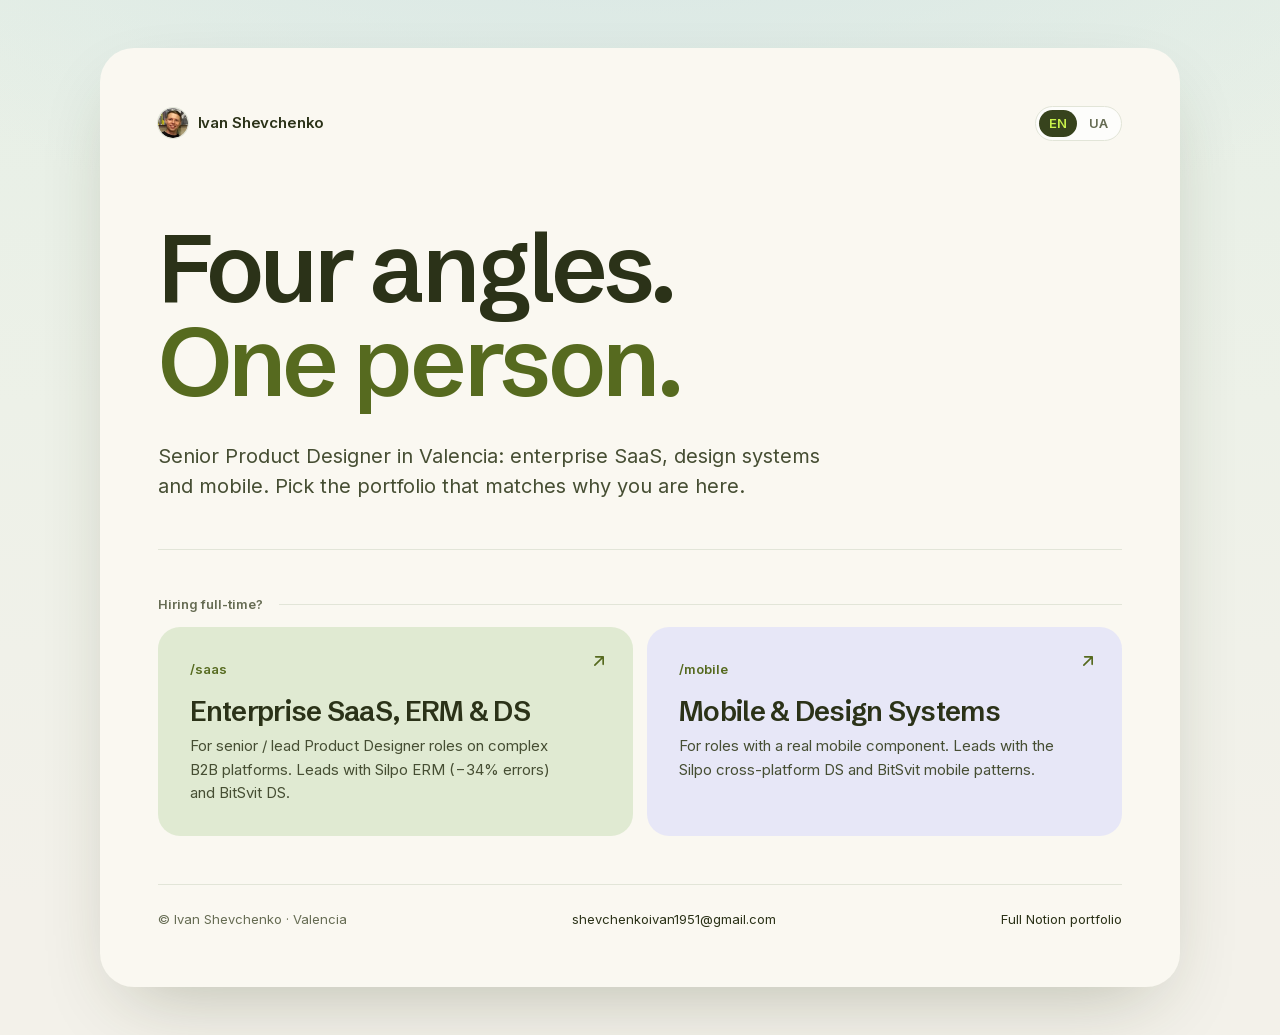
<file: index.html>
<!doctype html>
<html lang="en">
<head>
  <meta charset="utf-8" />
  <link rel="canonical" href="https://shevchenko-ivan.github.io/hire/" />
  <meta name="viewport" content="width=device-width, initial-scale=1" />
  <title>Ivan Shevchenko — Senior Product Designer</title>
  <meta name="description" content="Senior Product Designer · Valencia. Four portfolio variations tailored for different conversations." />
  <meta name="theme-color" content="#37431d" />
  <link rel="icon" href="assets/favicon.svg?v=2" type="image/svg+xml" />
  <meta property="og:type" content="website" />
  <meta property="og:title" content="Ivan Shevchenko — Senior Product Designer" />
  <meta property="og:description" content="Senior Product Designer · Valencia. Four portfolio variations tailored for different conversations." />
  <meta property="og:image" content="https://shevchenko-ivan.github.io/hire/assets/og.png" />
  <meta name="twitter:card" content="summary_large_image" />
  <link rel="preload" href="assets/fonts/schibsted-grotesk-latin.woff2" as="font" type="font/woff2" crossorigin>
  <link rel="preload" href="assets/fonts/inter-latin.woff2" as="font" type="font/woff2" crossorigin>
  <link rel="stylesheet" href="styles/main.css?v=6994f060" />
  <script>document.documentElement.classList.add('js')</script>
  <script type="application/ld+json">{"@context":"https://schema.org","@type":"Person","name":"Ivan Shevchenko","jobTitle":"Senior Product Designer","address":{"@type":"PostalAddress","addressLocality":"Valencia","addressCountry":"ES"},"url":"https://shevchenko-ivan.github.io/hire/","sameAs":["https://www.linkedin.com/in/ivan--shevchenko/"]}</script>
</head>
<body>
  <a class="skip-link" href="#main" data-i18n="a11y.skip">Skip to content</a>

  <main class="landing" id="main">
    <div class="landing__inner">

      <header class="landing__header">
        <div class="landing__topbar">
          <div class="nav__brand landing__brand">
            <span class="nav__brand-mark">IS</span>
            <span>Ivan Shevchenko</span>
          </div>
          <button class="lang-switch" type="button">
          <span class="lang-switch__opt" data-lang="en">EN</span>
          <span class="lang-switch__opt" data-lang="ua">UA</span>
          <span class="sr-only lang-switch__hint"> — Українська версія</span>
        </button>
        </div>
        <h1 class="landing__title"><span data-i18n="landing.title.line1">Four angles.</span><br><span class="landing__title-accent" data-i18n="landing.title.line2">One person.</span></h1>
        <p class="landing__lede" data-i18n="landing.lede">Senior Product Designer in Valencia: enterprise SaaS, design systems and mobile. Pick the portfolio that matches why you are here.</p>
      </header>

      <h2 class="landing__group-label" data-i18n="landing.group.fulltime">Hiring full-time?</h2>
      <div class="landing__grid">
        <a class="landing__card" href="saas/">
          <div class="landing__card-kicker">/saas</div>
          <h3 class="landing__card-title" data-i18n="landing.card.ft-saas.title">Enterprise SaaS, ERM &amp; DS</h3>
          <p class="landing__card-desc" data-i18n="landing.card.ft-saas.desc">For senior / lead Product Designer roles on complex B2B platforms. Leads with Silpo ERM (−34% errors) and BitSvit DS.</p>
        </a>
        <a class="landing__card" href="mobile/">
          <div class="landing__card-kicker">/mobile</div>
          <h3 class="landing__card-title" data-i18n="landing.card.ft-mob.title">Mobile &amp; Design Systems</h3>
          <p class="landing__card-desc" data-i18n="landing.card.ft-mob.desc">For roles with a real mobile component. Leads with the Silpo cross-platform DS and BitSvit mobile patterns.</p>
        </a>
      </div>

      <footer class="landing__foot">
        <span data-i18n="landing.footer.copy">© Ivan Shevchenko · Valencia</span>
        <a href="mailto:shevchenkoivan1951@gmail.com">shevchenkoivan1951@gmail.com</a>
        <a href="https://www.notion.so/9a0230a9757d4f9780c4ef6956671ad1" target="_blank" rel="noopener" data-i18n="landing.footer.notion">Full Notion portfolio</a>
      </footer>

    </div>
  </main>

  <script src="scripts/anim.js?v=e52e3bde" defer></script>
  <script src="scripts/i18n.js?v=383647df" defer></script>
</body>
</html>
</file>
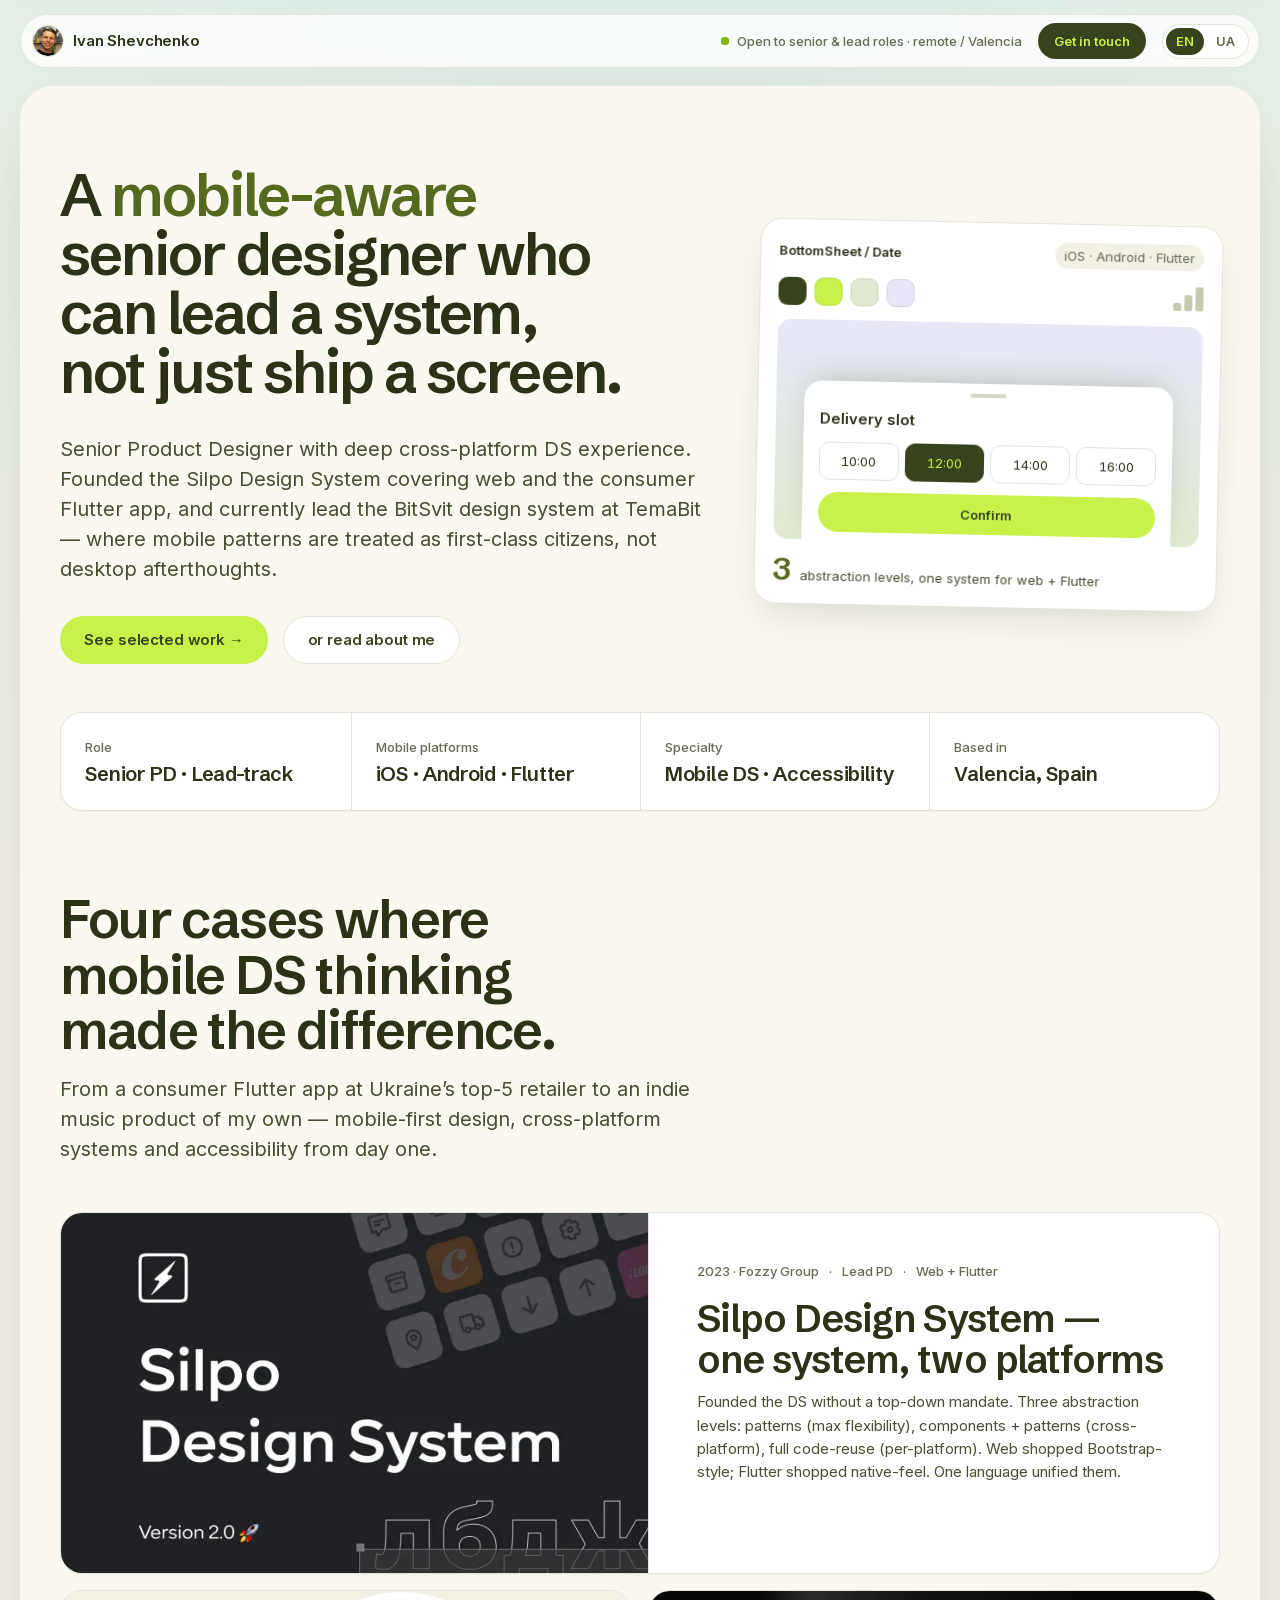
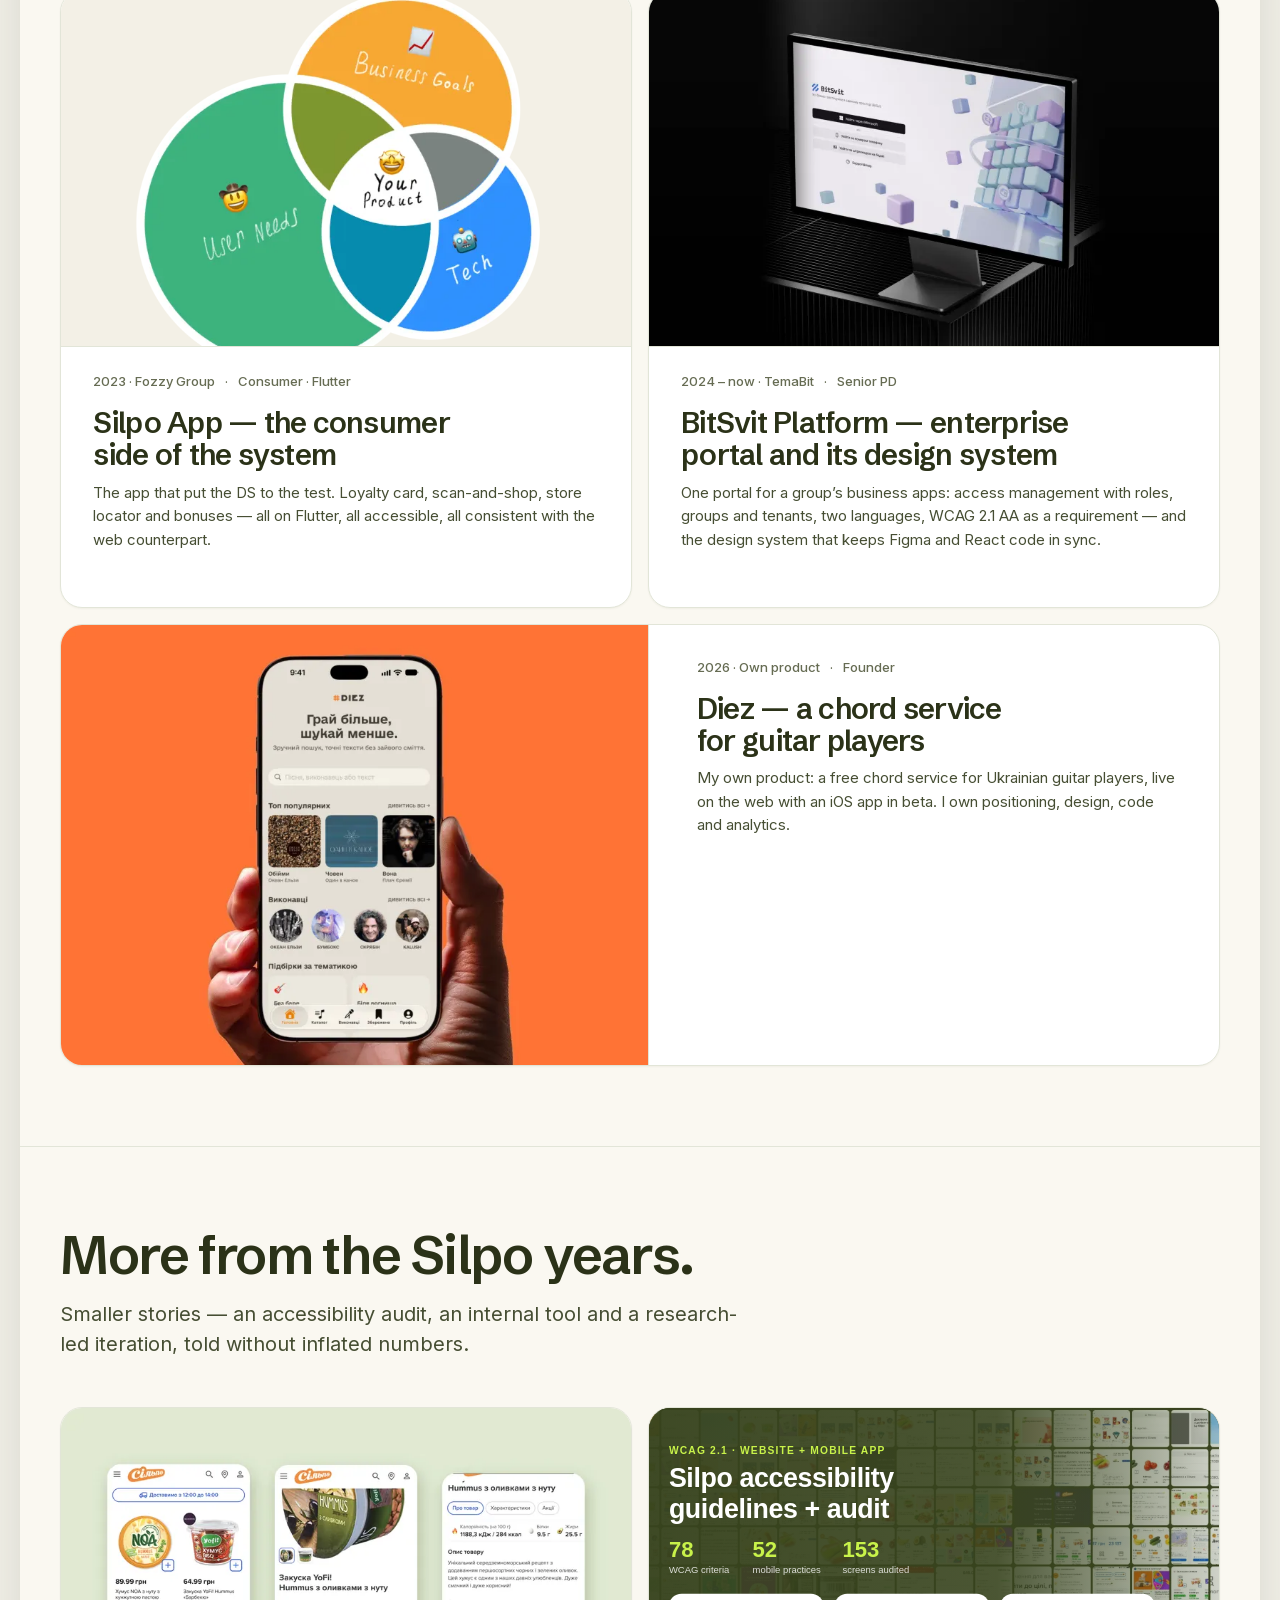
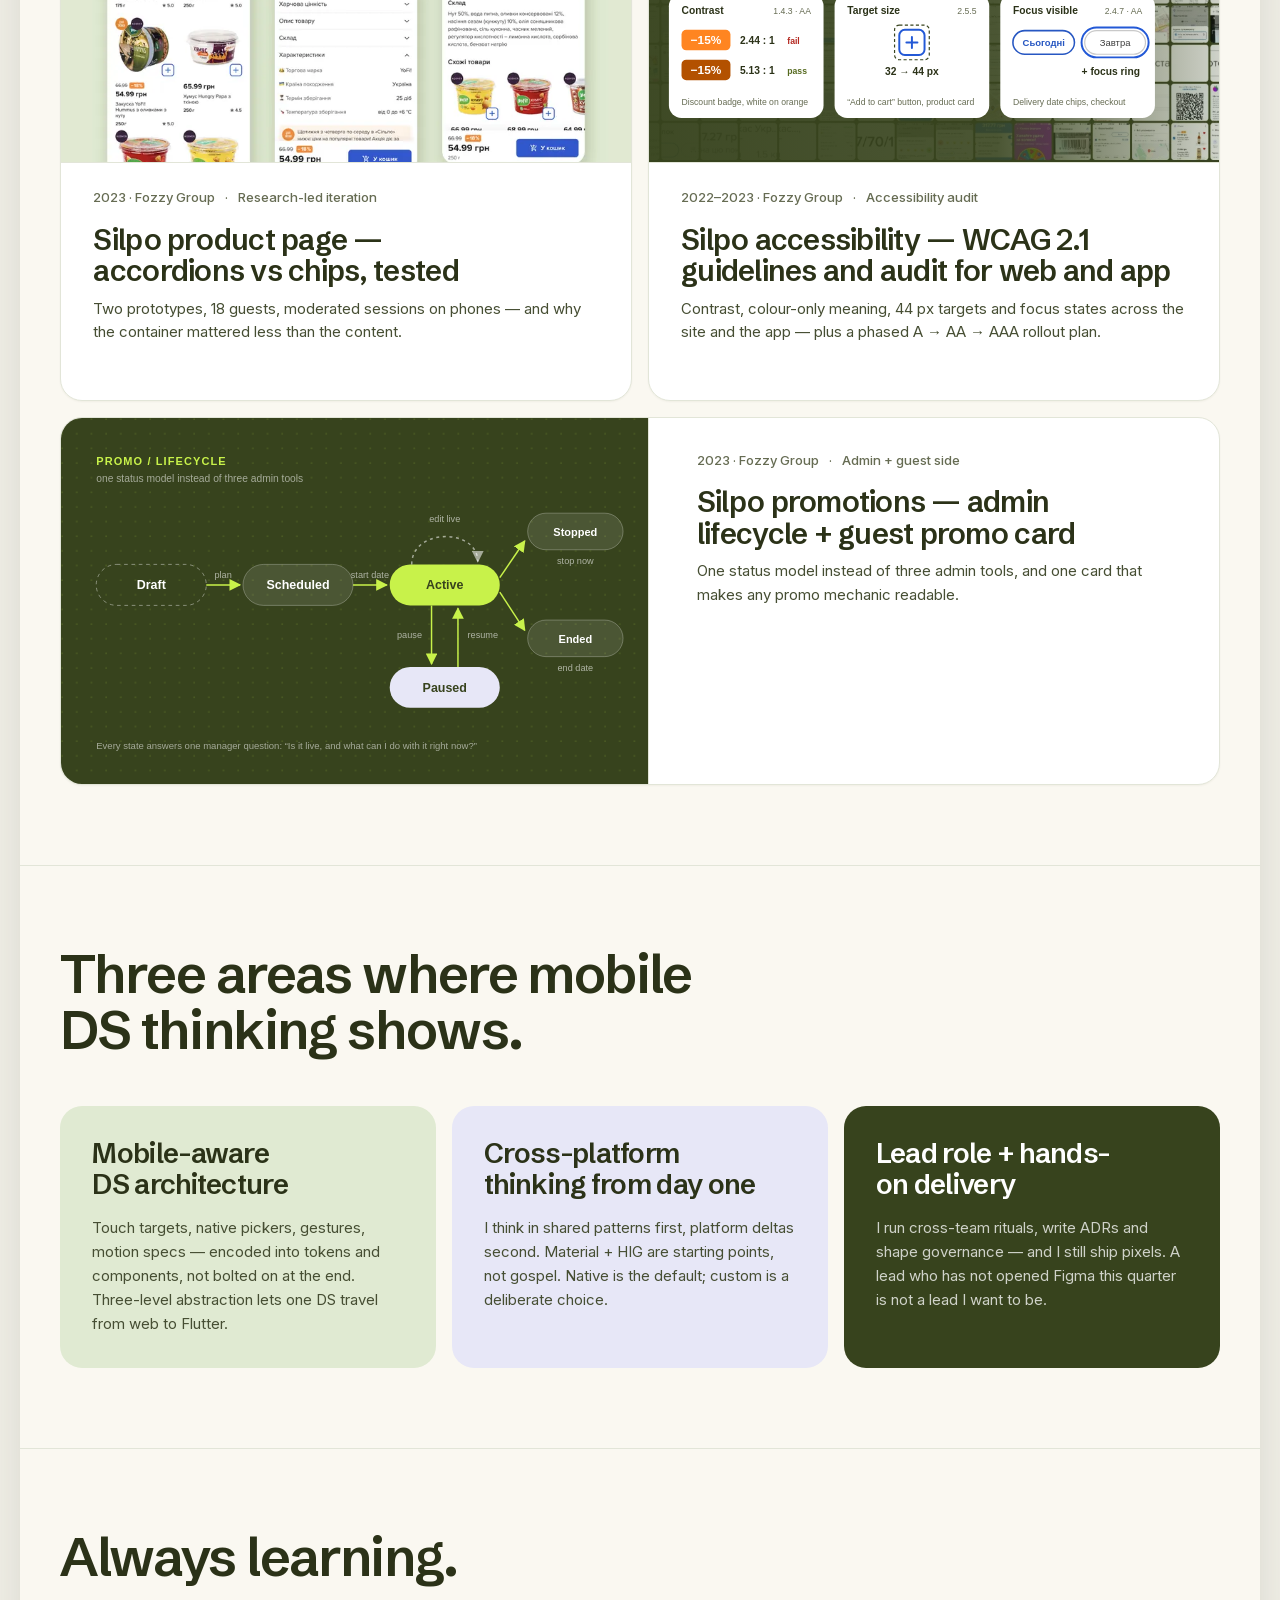
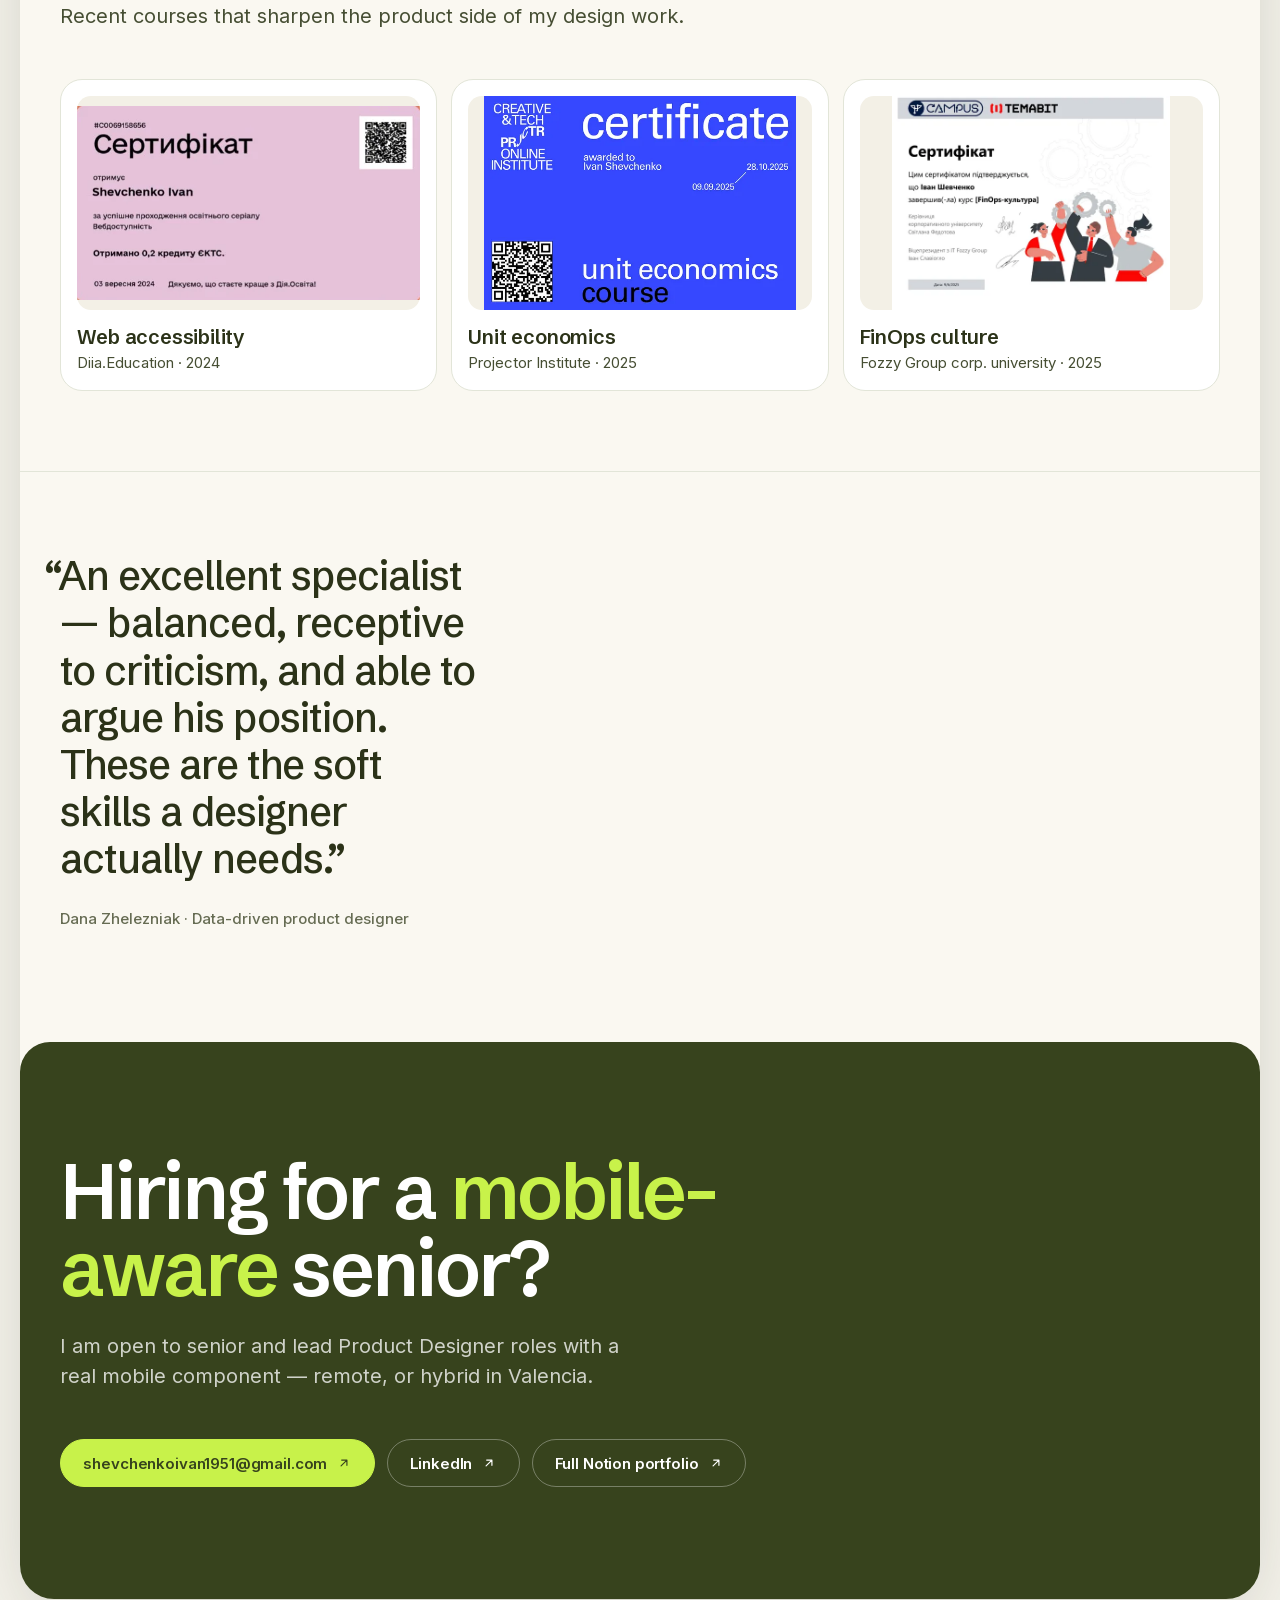
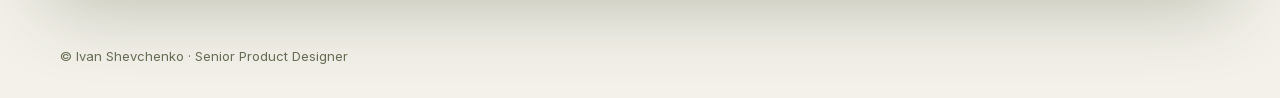
<file: mobile/index.html>
<!doctype html>
<html lang="en">
<head>
  <meta charset="utf-8" />
  <link rel="canonical" href="https://shevchenko-ivan.github.io/hire/mobile/" />
  <meta name="viewport" content="width=device-width, initial-scale=1" />
  <title>Ivan Shevchenko — Senior Product Designer · Mobile &amp; Design Systems</title>
  <meta name="description" content="Senior Product Designer with mobile DS expertise. Cross-platform design systems for Web + Flutter at Ukraine's top-5 company." />
  <meta name="theme-color" content="#37431d" />
  <link rel="icon" href="../assets/favicon.svg?v=2" type="image/svg+xml" />
  <meta property="og:type" content="website" />
  <meta property="og:title" content="Ivan Shevchenko — Senior Product Designer · Mobile &amp; Design Systems" />
  <meta property="og:description" content="Senior Product Designer with mobile DS expertise. Cross-platform design systems for Web + Flutter at Ukraine&#x27;s top-5 company." />
  <meta property="og:image" content="https://shevchenko-ivan.github.io/hire/assets/og.png" />
  <meta name="twitter:card" content="summary_large_image" />
  <link rel="preload" href="../assets/fonts/schibsted-grotesk-latin.woff2" as="font" type="font/woff2" crossorigin>
  <link rel="preload" href="../assets/fonts/inter-latin.woff2" as="font" type="font/woff2" crossorigin>
  <link rel="stylesheet" href="../styles/main.css?v=6994f060" />
  <script>document.documentElement.classList.add('js')</script>
  <script type="application/ld+json">{"@context":"https://schema.org","@type":"Person","name":"Ivan Shevchenko","jobTitle":"Senior Product Designer","address":{"@type":"PostalAddress","addressLocality":"Valencia","addressCountry":"ES"},"url":"https://shevchenko-ivan.github.io/hire/","sameAs":["https://www.linkedin.com/in/ivan--shevchenko/"]}</script>
</head>
<body>
  <a class="skip-link" href="#main" data-i18n="a11y.skip">Skip to content</a>

  <header class="nav">
    <div class="wrap nav__inner">
      <a href="../" class="nav__brand" data-home>
        <span class="nav__brand-mark">IS</span>
        <span>Ivan Shevchenko</span>
      </a>
      <div class="nav__right">
        <div class="nav__meta">
          <span class="nav__status"><span class="nav__dot"></span><span data-i18n="status.openLead">Open to senior &amp; lead roles · remote / Valencia</span></span>
        </div>
        <a class="nav__cta" href="#contact" data-i18n="nav.cta">Get in touch</a>
        <button class="lang-switch" type="button">
          <span class="lang-switch__opt" data-lang="en">EN</span>
          <span class="lang-switch__opt" data-lang="ua">UA</span>
          <span class="sr-only lang-switch__hint"> — Українська версія</span>
        </button>
      </div>
    </div>
  </header>

  <main id="main" class="sheet">
    <section class="hero wrap">
      <div class="hero__copy">
      <h1 class="hero__title" data-i18n="hero.ft-mob.title">A <em>mobile-aware</em> senior designer who can lead a system, not just ship a screen.</h1>
      <p class="hero__lede" data-i18n="hero.ft-mob.lede">
        Senior Product Designer with deep cross-platform DS experience. Founded the Silpo Design System covering web and the consumer Flutter app,
        and currently lead the BitSvit design system at TemaBit — where mobile patterns are treated as first-class citizens, not desktop afterthoughts.
      </p>
      <a class="hero__cta" href="#work" data-i18n="hero.cta.work">See selected work →</a>
      <a class="hero__cta-secondary" href="#about" data-i18n="hero.cta.aboutSecondary">or read about me</a>
      </div>
      <figure class="spec spec--mobile" aria-hidden="true">
      <div class="spec__bar"><span class="spec__name">BottomSheet / Date</span><span class="spec__tag">iOS · Android · Flutter</span></div>
      <div class="spec__tokens">
        <span class="spec__swatch spec__swatch--ink" data-token="ink · #37431D"></span>
        <span class="spec__swatch spec__swatch--lime" data-token="accent · #C8F24A"></span>
        <span class="spec__swatch spec__swatch--sage" data-token="sage · #E0EAD2"></span>
        <span class="spec__swatch spec__swatch--lav" data-token="lavender · #E7E7F7"></span>
        <span class="spec__spacing"><i></i><i></i><i></i></span>
      </div>
      <div class="spec__phone">
        <div class="spec__sheet">
          <span class="spec__handle"></span>
          <span class="spec__title">Delivery slot</span>
          <div class="spec__slots"><span>10:00</span><span class="is-on">12:00</span><span>14:00</span><span>16:00</span></div>
          <span class="spec__btn">Confirm</span>
        </div>
      </div>
      <figcaption class="spec__metric"><strong>3</strong><span data-i18n="spec.m.levels">abstraction levels, one system for web + Flutter</span></figcaption>
    </figure>
    </section>

    <section class="wrap">
      <div class="facts">
        <div class="fact"><div class="fact__label" data-i18n="fact.role">Role</div><div class="fact__value">Senior PD · Lead-track</div></div>
        <div class="fact"><div class="fact__label" data-i18n="fact.mobilePlatforms">Mobile platforms</div><div class="fact__value">iOS · Android · Flutter</div></div>
        <div class="fact"><div class="fact__label" data-i18n="fact.specialty">Specialty</div><div class="fact__value" data-i18n="fact.val.mobileDS">Mobile DS · Accessibility</div></div>
        <div class="fact"><div class="fact__label" data-i18n="fact.basedIn">Based in</div><div class="fact__value" data-i18n="fact.val.spain">Valencia, Spain</div></div>
      </div>
    </section>

    <section id="work" class="section">
      <div class="wrap">
        <div class="section__head">
          <h2 class="section__title" data-i18n="sec.ft-mob.workTitle">Four cases where mobile DS thinking made the difference.</h2>
          <p class="section__desc" data-i18n="sec.ft-mob.workDesc">
            From a consumer Flutter app at Ukraine’s top-5 retailer to an indie music product of my own —
            mobile-first design, cross-platform systems and accessibility from day one.
          </p>
        </div>

        <div class="cases cases--featured">
          <a class="case" href="../cases/silpo-design-system/">
            <div class="case__thumb case__thumb--art"><img src="../assets/cases/silpo-design-system/cover.webp" srcset="../assets/cases/silpo-design-system/cover-800.webp 800w, ../assets/cases/silpo-design-system/cover.webp 1600w" sizes="(min-width: 1000px) 640px, 100vw" width="1600" height="835" alt="" loading="lazy" decoding="async" style="object-position: left center"></div>
            <div class="case__meta"><span>2023 · Fozzy Group</span><span>Lead PD</span><span>Web + Flutter</span></div>
            <h3 class="case__title" data-i18n="t.9ac63227">Silpo Design System — one system, two platforms</h3>
            <p class="case__sub" data-i18n="t.575ee4a7">
              Founded the DS without a top-down mandate. Three abstraction levels: patterns (max flexibility),
              components + patterns (cross-platform), full code-reuse (per-platform). Web shopped Bootstrap-style;
              Flutter shopped native-feel. One language unified them.
            </p>
          </a>

          <a class="case" href="../cases/silpo-app/">
            <div class="case__thumb"><img src="../assets/cases/silpo-app/cover.webp" srcset="../assets/cases/silpo-app/cover-800.webp 800w, ../assets/cases/silpo-app/cover.webp 1600w" sizes="(min-width: 1000px) 640px, 100vw" width="1600" height="1112" alt="" loading="lazy" decoding="async"></div>
            <div class="case__meta"><span>2023 · Fozzy Group</span><span>Consumer · Flutter</span></div>
            <h3 class="case__title" data-i18n="t.c0124c48">Silpo App — the consumer side of the system</h3>
            <p class="case__sub" data-i18n="t.0da8500f">
              The app that put the DS to the test. Loyalty card, scan-and-shop, store locator and bonuses —
              all on Flutter, all accessible, all consistent with the web counterpart.
            </p>
          </a>

          <a class="case" href="../cases/bos-design-system/">
            <div class="case__thumb case__thumb--art"><img src="../assets/cases/bos-design-system/cover.webp" srcset="../assets/cases/bos-design-system/cover-800.webp 800w, ../assets/cases/bos-design-system/cover.webp 1600w" sizes="(min-width: 1000px) 640px, 100vw" width="1600" height="1000" alt="" loading="lazy" decoding="async"></div>
            <div class="case__meta"><span data-i18n="card.bitsvit.meta0">2024 – now · TemaBit</span><span data-i18n="card.bitsvit.meta1">Senior PD</span></div>
            <h3 class="case__title" data-i18n="card.bitsvit.title">BitSvit Platform — enterprise portal and its design system</h3>
            <p class="case__sub" data-i18n="card.bitsvit.sub">One portal for a group’s business apps: access management with roles, groups and tenants, two languages, WCAG 2.1 AA as a requirement — and the design system that keeps Figma and React code in sync.</p>
          </a>

          <a class="case" href="../cases/diez/">
            <div class="case__thumb case__thumb--art"><img src="../assets/cases/diez/cover.webp" srcset="../assets/cases/diez/cover-800.webp 800w, ../assets/cases/diez/cover.webp 1600w" sizes="(min-width: 1000px) 640px, 100vw" width="1600" height="1200" alt="" loading="lazy" decoding="async" style="object-position: center top"></div>
            <div class="case__meta"><span data-i18n="card.diez.meta0">2026 · Own product</span><span data-i18n="card.diez.meta1">Founder</span></div>
            <h3 class="case__title" data-i18n="card.diez.title">Diez — a chord service for guitar players</h3>
            <p class="case__sub" data-i18n="card.diez.sub">My own product: a free chord service for Ukrainian guitar players, live on the web with an iOS app in beta. I own positioning, design, code and analytics.</p>
          </a>
        </div>
      </div>
    </section>

    <section class="section">
      <div class="wrap">
        <div class="section__head">
          <h2 class="section__title" data-i18n="sec.more.title">More from the Silpo years.</h2>
          <p class="section__desc" data-i18n="sec.more.desc">Smaller stories — an accessibility audit, an internal tool and a research-led iteration, told without inflated numbers.</p>
        </div>
        <div class="cases">
          <a class="case" href="../cases/silpo-product-page/">
            <div class="case__thumb"><img src="../assets/cases/silpo-product-page/cover.webp" srcset="../assets/cases/silpo-product-page/cover-800.webp 800w, ../assets/cases/silpo-product-page/cover.webp 1600w" sizes="(min-width: 1000px) 640px, 100vw" width="1600" height="1186" alt="" loading="lazy" decoding="async"></div>
            <div class="case__meta"><span>2023 · Fozzy Group</span><span data-i18n="case.pp.meta.kind">Research-led iteration</span></div>
            <h3 class="case__title" data-i18n="case.pp.cardTitle">Silpo product page — accordions vs chips, tested</h3>
            <p class="case__sub" data-i18n="case.pp.cardSub">Two prototypes, 18 guests, moderated sessions on phones — and why the container mattered less than the content.</p>
          </a>
          <a class="case" href="../cases/silpo-accessibility/">
            <div class="case__thumb case__thumb--art"><img src="../assets/cases/silpo-accessibility/cover.svg" alt="" width="800" height="500" loading="lazy" decoding="async"></div>
            <div class="case__meta"><span>2022–2023 · Fozzy Group</span><span data-i18n="case.a11y.kicker">Accessibility audit</span></div>
            <h3 class="case__title" data-i18n="case.a11y.cardTitle">Silpo accessibility — WCAG 2.1 guidelines and audit for web and app</h3>
            <p class="case__sub" data-i18n="case.a11y.cardSub">Contrast, colour-only meaning, 44 px targets and focus states across the site and the app — plus a phased A → AA → AAA rollout plan.</p>
          </a>
          <a class="case" href="../cases/silpo-promo/">
            <div class="case__thumb case__thumb--art"><img src="../assets/cases/silpo-promo/lifecycle.svg" alt="" width="800" height="500" loading="lazy" decoding="async"></div>
            <div class="case__meta"><span>2023 · Fozzy Group</span><span data-i18n="case.promo.kicker">Admin + guest side</span></div>
            <h3 class="case__title" data-i18n="case.promo.cardTitle">Silpo promotions — admin lifecycle + guest promo card</h3>
            <p class="case__sub" data-i18n="case.promo.cardSub">One status model instead of three admin tools, and one card that makes any promo mechanic readable.</p>
          </a>
        </div>
      </div>
    </section>

    <section id="about" class="section">
      <div class="wrap">
        <div class="section__head">
          <h2 class="section__title" data-i18n="sec.ft-mob.aboutTitle">Three areas where mobile DS thinking shows.</h2>
        </div>
        <div class="pillars">
          <div class="pillar">
            <h3 class="pillar__title" data-i18n="pillar.mobileAware.title">Mobile-aware DS architecture</h3>
            <p class="pillar__body" data-i18n="pillar.body.mobileAware">Touch targets, native pickers, gestures, motion specs — encoded into tokens and components, not bolted on at the end. Three-level abstraction lets one DS travel from web to Flutter.</p>
          </div>
          <div class="pillar">
            <h3 class="pillar__title" data-i18n="pillar.crossPlatformThinking.title">Cross-platform thinking from day one</h3>
            <p class="pillar__body" data-i18n="pillar.body.crossPlatformThinking">I think in shared patterns first, platform deltas second. Material + HIG are starting points, not gospel. Native is the default; custom is a deliberate choice.</p>
          </div>
          <div class="pillar">
            <h3 class="pillar__title" data-i18n="pillar.leadHandsOn.title">Lead role + hands-on delivery</h3>
            <p class="pillar__body" data-i18n="pillar.body.leadHandsOn">I run cross-team rituals, write ADRs and shape governance — and I still ship pixels. A lead who has not opened Figma this quarter is not a lead I want to be.</p>
          </div>
        </div>
      </div>
    </section>

    <section class="section">
      <div class="wrap">
        <div class="section__head">
          <h2 class="section__title" data-i18n="certs.title">Always learning.</h2>
          <p class="section__desc" data-i18n="certs.desc">Recent courses that sharpen the product side of my design work.</p>
        </div>
        <div class="certs">
          <a class="cert-card" href="../assets/certs/web-accessibility.webp" target="_blank" rel="noopener">
            <div class="cert-card__thumb"><img src="../assets/certs/web-accessibility.webp" width="516" height="292" alt="Certificate: Web accessibility, Diia.Education, 2024" loading="lazy" decoding="async"></div>
            <h3 class="cert-card__title" data-i18n="certs.a11y.title">Web accessibility</h3>
            <p class="cert-card__meta" data-i18n="certs.a11y.meta">Diia.Education · 2024</p>
          </a>
          <a class="cert-card" href="../assets/certs/unit-economics.webp" target="_blank" rel="noopener">
            <div class="cert-card__thumb"><img src="../assets/certs/unit-economics-600.webp" width="600" height="412" alt="Certificate: Unit economics course, Projector Creative &amp; Tech Institute, 2025" loading="lazy" decoding="async"></div>
            <h3 class="cert-card__title" data-i18n="certs.ue.title">Unit economics</h3>
            <p class="cert-card__meta" data-i18n="certs.ue.meta">Projector Institute · 2025</p>
          </a>
          <a class="cert-card" href="../assets/certs/finops.webp" target="_blank" rel="noopener">
            <div class="cert-card__thumb"><img src="../assets/certs/finops-600.webp" width="600" height="464" alt="Certificate: FinOps culture course, Fozzy Group corporate university, 2025" loading="lazy" decoding="async"></div>
            <h3 class="cert-card__title" data-i18n="certs.finops.title">FinOps culture</h3>
            <p class="cert-card__meta" data-i18n="certs.finops.meta">Fozzy Group corp. university · 2025</p>
          </a>
        </div>
      </div>
    </section>

    <section class="section">
      <div class="wrap">
        <h2 class="sr-only" data-i18n="section.testimonial">Testimonial</h2>
        <blockquote class="quote">
          <p class="quote__text" data-i18n="quote.dana">“An excellent specialist — balanced, receptive to criticism, and able to argue his position. These are the soft skills a designer actually needs.”</p>
          <p class="quote__cite" data-i18n="quote.dana.cite">Dana Zhelezniak · Data-driven product designer</p>
        </blockquote>
      </div>
    </section>

    <section id="contact" class="contact">
      <div class="wrap">
        <h2 class="contact__title" data-i18n="contact.ft-mob.title">Hiring for a <em>mobile-aware</em> senior?</h2>
        <p class="contact__lede" data-i18n="contact.ft-mob.lede">I am open to senior and lead Product Designer roles with a real mobile component — remote, or hybrid in Valencia.</p>
        <div class="contact__row">
          <a class="contact__link" href="mailto:shevchenkoivan1951@gmail.com">shevchenkoivan1951@gmail.com</a>
          <a class="contact__link" href="https://www.linkedin.com/in/ivan--shevchenko/" target="_blank" rel="noopener" data-i18n="contact.linkLinkedIn">LinkedIn</a>
          <a class="contact__link" href="https://www.notion.so/9a0230a9757d4f9780c4ef6956671ad1" target="_blank" rel="noopener" data-i18n="contact.linkNotion">Full Notion portfolio</a>
        </div>
      </div>
    </section>
  </main>

  <footer class="wrap foot">
    <span data-i18n="foot.copy">© Ivan Shevchenko · Senior Product Designer</span>
  </footer>

  <script src="../scripts/anim.js?v=e52e3bde" defer></script>
  <script src="../scripts/i18n.js?v=383647df" defer></script>
</body>
</html>
</file>
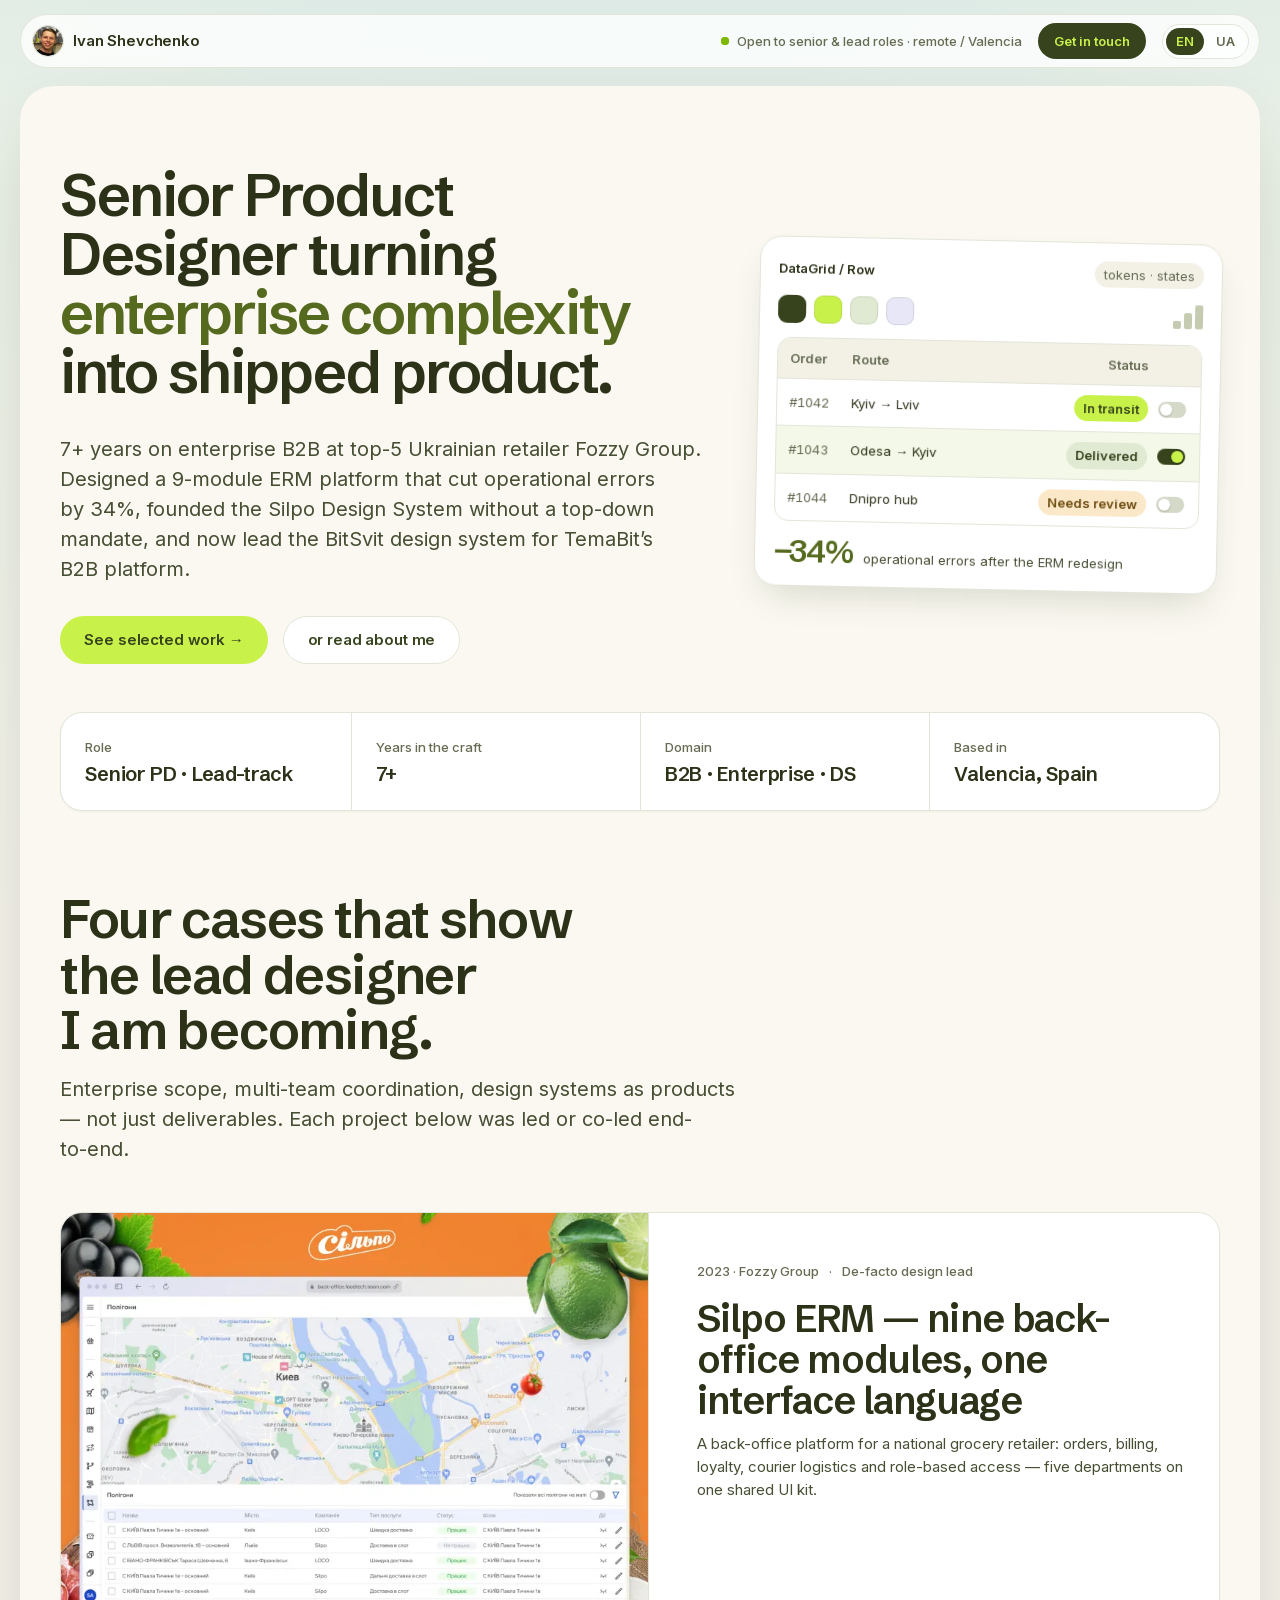
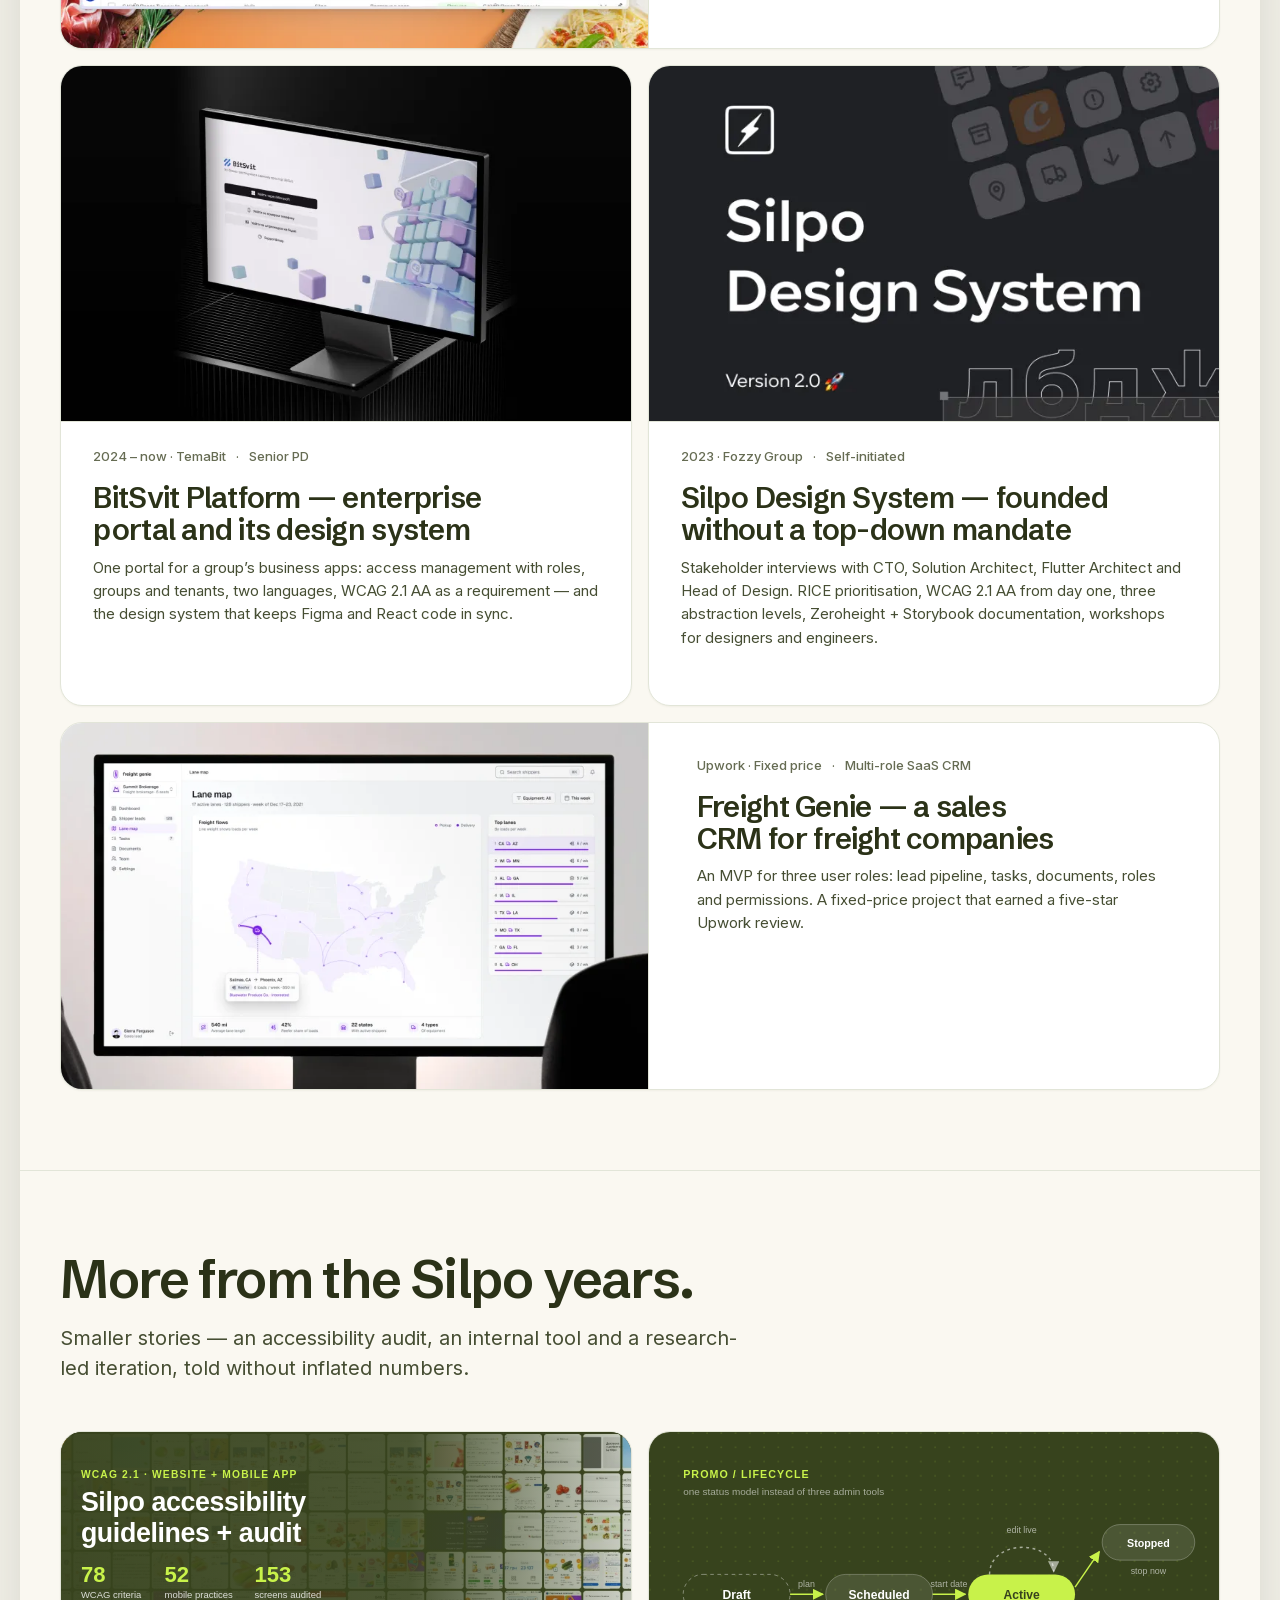
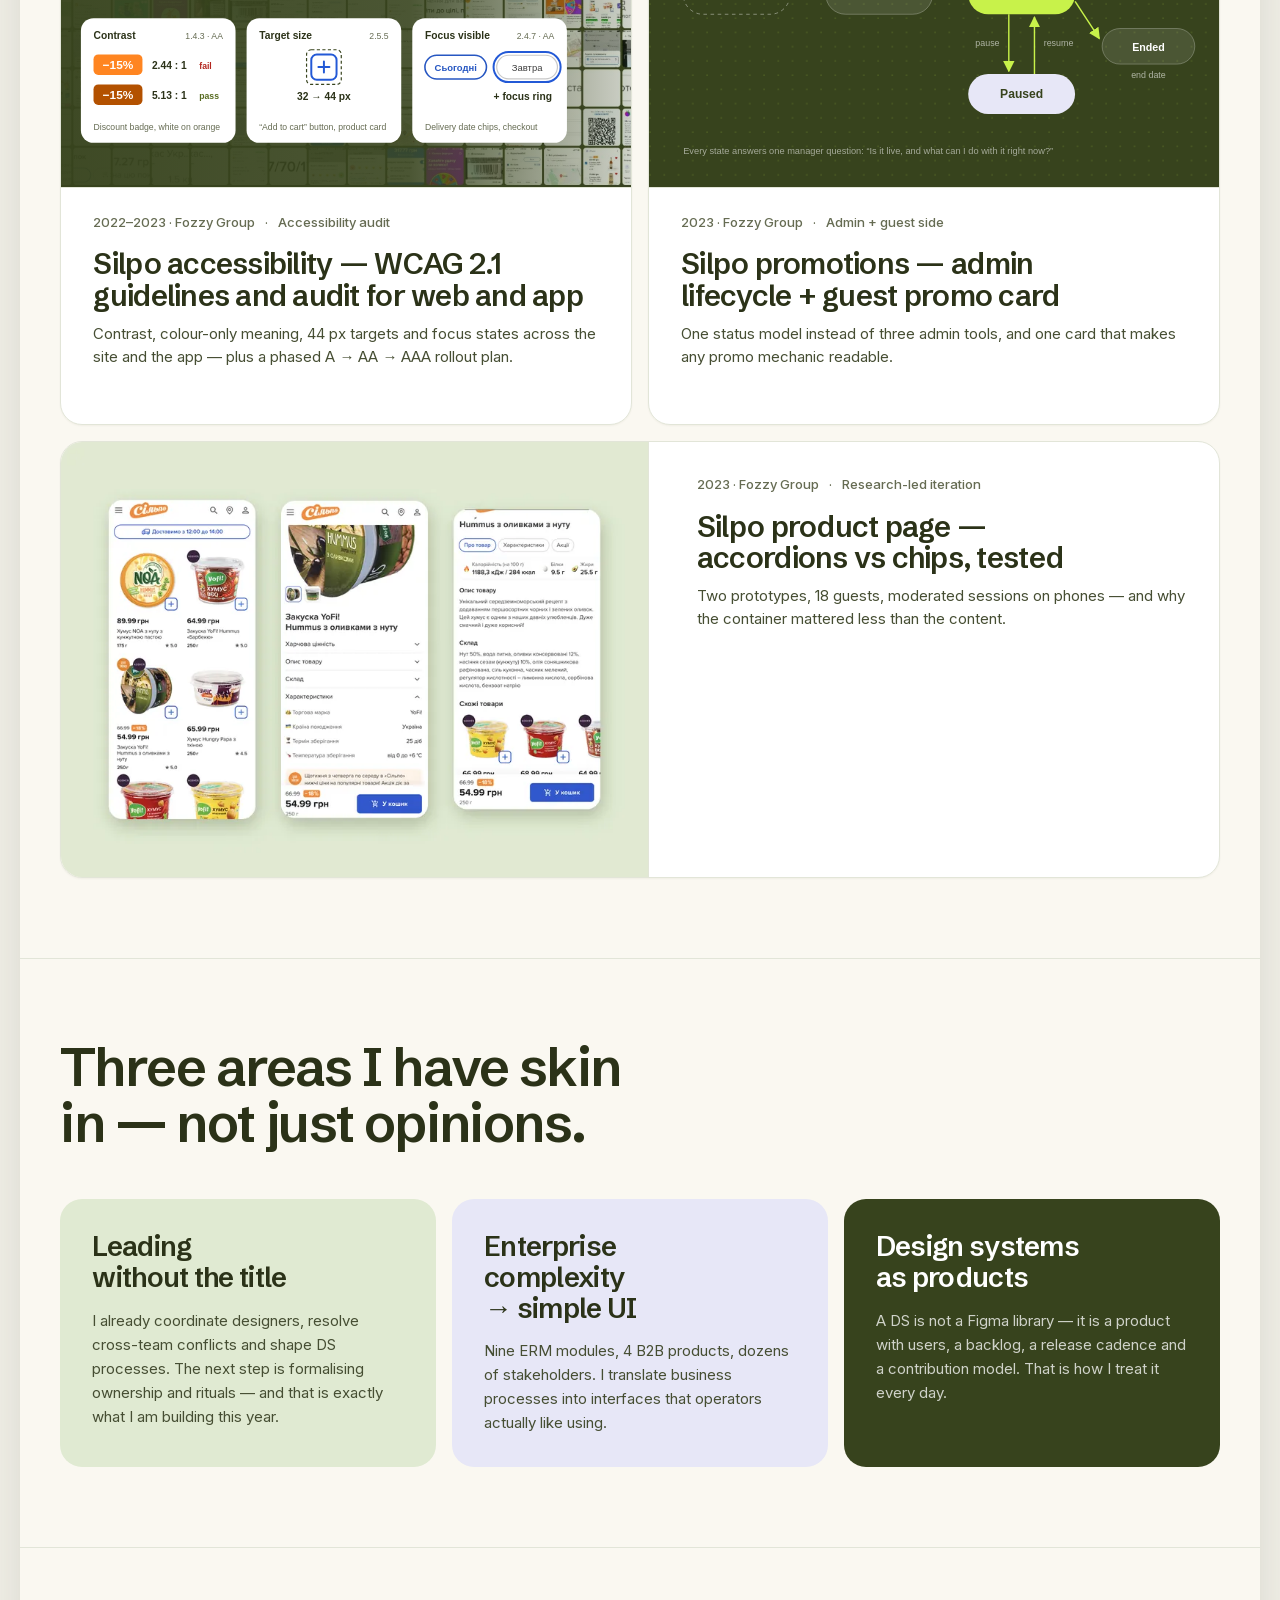
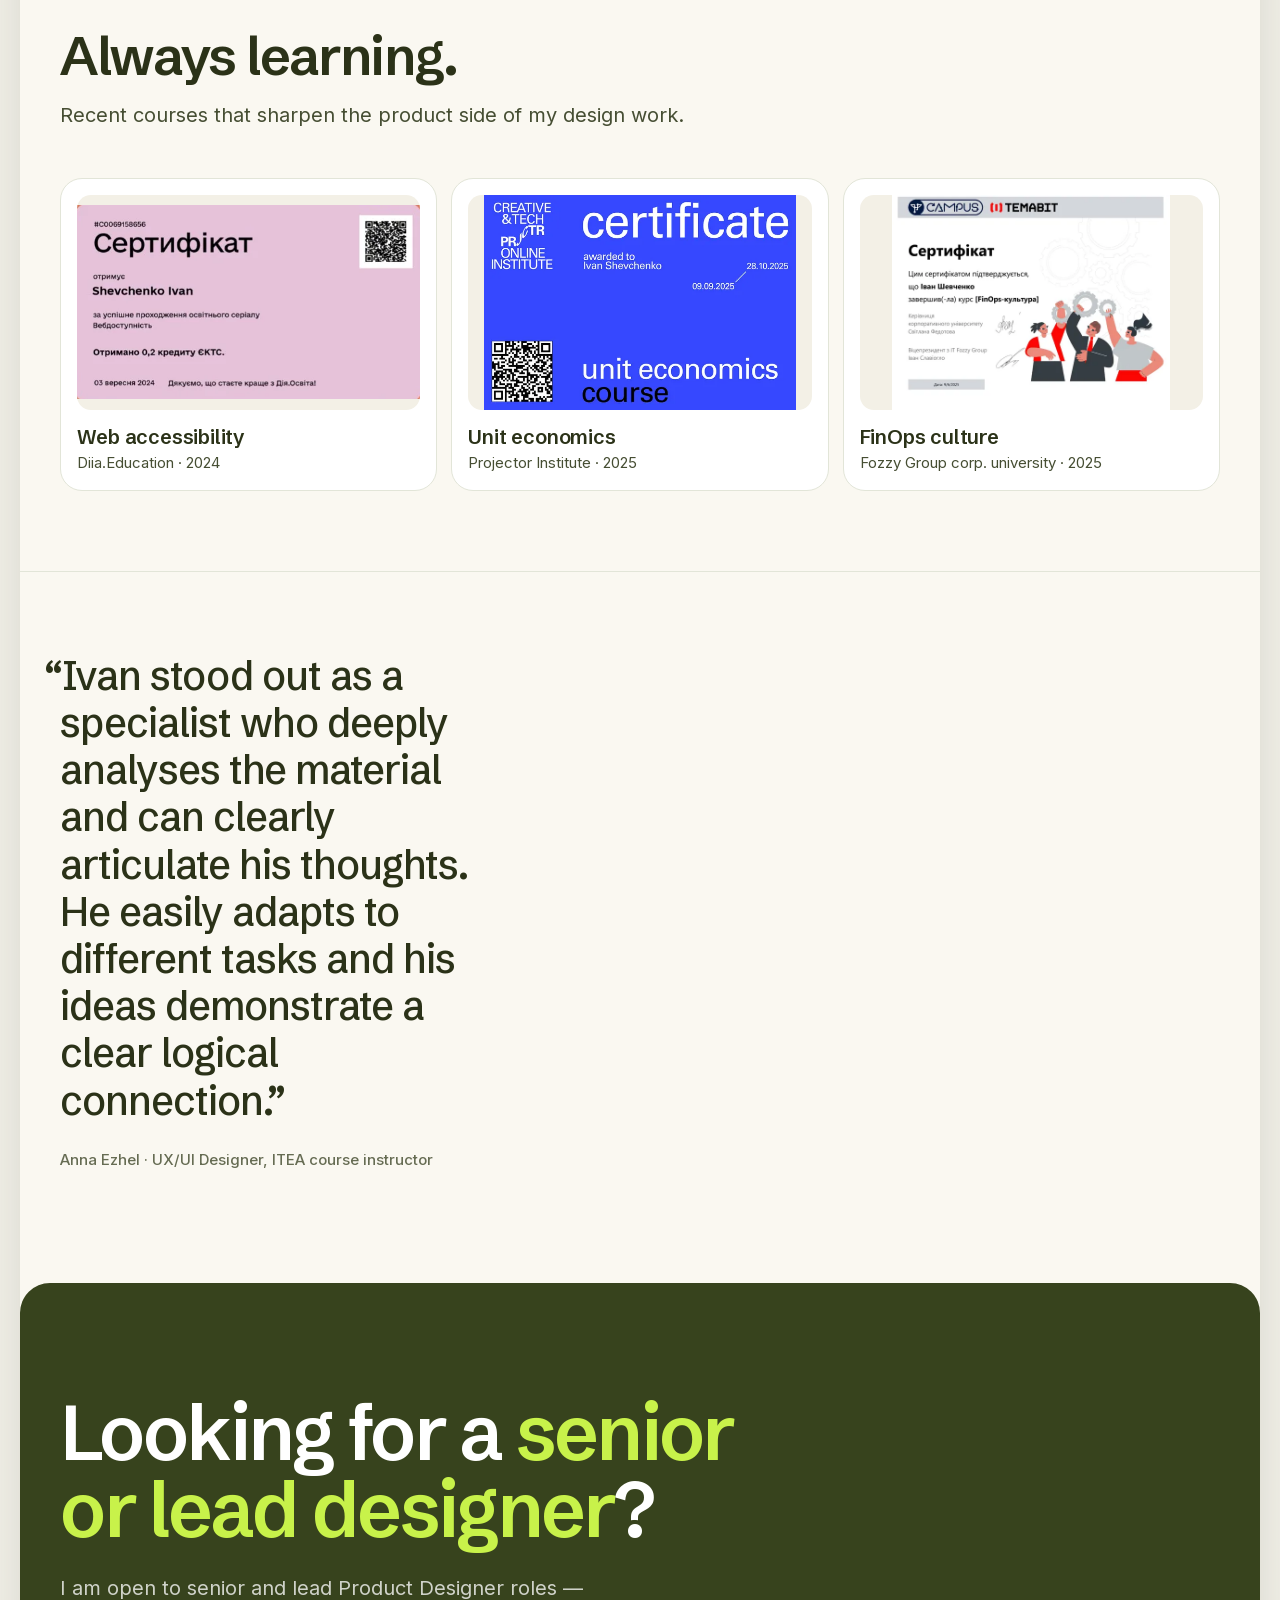
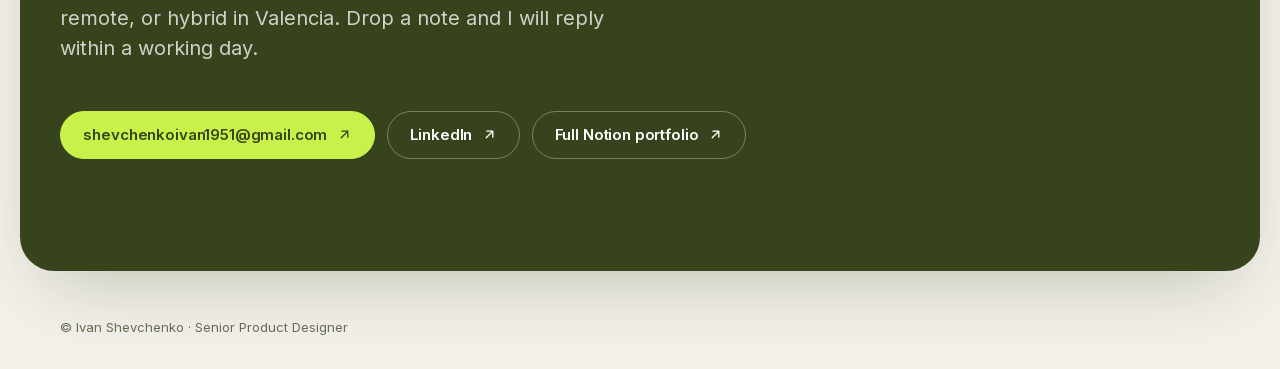
<file: saas/index.html>
<!doctype html>
<html lang="en">
<head>
  <meta charset="utf-8" />
  <link rel="canonical" href="https://shevchenko-ivan.github.io/hire/saas/" />
  <meta name="viewport" content="width=device-width, initial-scale=1" />
  <title>Ivan Shevchenko — Senior Product Designer · Enterprise SaaS &amp; Design Systems</title>
  <meta name="description" content="Senior Product Designer & DS Lead. Built ERM systems for top-5 Ukrainian retailer (-34% errors). Now leading B2B design system at TemaBit." />
  <meta name="theme-color" content="#37431d" />
  <link rel="icon" href="../assets/favicon.svg?v=2" type="image/svg+xml" />
  <meta property="og:type" content="website" />
  <meta property="og:title" content="Ivan Shevchenko — Senior Product Designer · Enterprise SaaS &amp; Design Systems" />
  <meta property="og:description" content="Senior Product Designer &amp; DS Lead. Built ERM systems for top-5 Ukrainian retailer (-34% errors). Now leading B2B design system at TemaBit." />
  <meta property="og:image" content="https://shevchenko-ivan.github.io/hire/assets/og.png" />
  <meta name="twitter:card" content="summary_large_image" />
  <link rel="preload" href="../assets/fonts/schibsted-grotesk-latin.woff2" as="font" type="font/woff2" crossorigin>
  <link rel="preload" href="../assets/fonts/inter-latin.woff2" as="font" type="font/woff2" crossorigin>
  <link rel="stylesheet" href="../styles/main.css?v=6994f060" />
  <script>document.documentElement.classList.add('js')</script>
  <script type="application/ld+json">{"@context":"https://schema.org","@type":"Person","name":"Ivan Shevchenko","jobTitle":"Senior Product Designer","address":{"@type":"PostalAddress","addressLocality":"Valencia","addressCountry":"ES"},"url":"https://shevchenko-ivan.github.io/hire/","sameAs":["https://www.linkedin.com/in/ivan--shevchenko/"]}</script>
</head>
<body>
  <a class="skip-link" href="#main" data-i18n="a11y.skip">Skip to content</a>

  <header class="nav">
    <div class="wrap nav__inner">
      <a href="../" class="nav__brand" data-home>
        <span class="nav__brand-mark">IS</span>
        <span>Ivan Shevchenko</span>
      </a>
      <div class="nav__right">
        <div class="nav__meta">
          <span class="nav__status"><span class="nav__dot"></span><span data-i18n="status.openLead">Open to senior &amp; lead roles · remote / Valencia</span></span>
        </div>
        <a class="nav__cta" href="#contact" data-i18n="nav.cta">Get in touch</a>
        <button class="lang-switch" type="button">
          <span class="lang-switch__opt" data-lang="en">EN</span>
          <span class="lang-switch__opt" data-lang="ua">UA</span>
          <span class="sr-only lang-switch__hint"> — Українська версія</span>
        </button>
      </div>
    </div>
  </header>

  <main id="main" class="sheet">
    <section class="hero wrap">
      <div class="hero__copy">
      <h1 class="hero__title" data-i18n="hero.ft-saas.title">Senior Product Designer turning <em>enterprise complexity</em> into shipped product.</h1>
      <p class="hero__lede" data-i18n="hero.ft-saas.lede">
        7+ years on enterprise B2B at top-5 Ukrainian retailer Fozzy Group. Designed a 9-module ERM platform
        that cut operational errors by 34%, founded the Silpo Design System without a top-down mandate,
        and now lead the BitSvit design system for TemaBit’s B2B platform.
      </p>
      <a class="hero__cta" href="#work" data-i18n="hero.cta.work">See selected work →</a>
      <a class="hero__cta-secondary" href="#about" data-i18n="hero.cta.aboutSecondary">or read about me</a>
      </div>
      <figure class="spec" aria-hidden="true">
      <div class="spec__bar"><span class="spec__name">DataGrid / Row</span><span class="spec__tag">tokens · states</span></div>
      <div class="spec__tokens">
        <span class="spec__swatch spec__swatch--ink" data-token="ink · #37431D"></span>
        <span class="spec__swatch spec__swatch--lime" data-token="accent · #C8F24A"></span>
        <span class="spec__swatch spec__swatch--sage" data-token="sage · #E0EAD2"></span>
        <span class="spec__swatch spec__swatch--lav" data-token="lavender · #E7E7F7"></span>
        <span class="spec__spacing"><i></i><i></i><i></i></span>
      </div>
      <div class="spec__grid">
        <div class="spec__row spec__row--head"><span>Order</span><span>Route</span><span>Status</span><span></span></div>
        <div class="spec__row"><span class="spec__id">#1042</span><span>Kyiv → Lviv</span><span class="spec__chip spec__chip--live">In transit</span><span class="spec__switch"></span></div>
        <div class="spec__row spec__row--hover"><span class="spec__id">#1043</span><span>Odesa → Kyiv</span><span class="spec__chip">Delivered</span><span class="spec__switch spec__switch--on"></span></div>
        <div class="spec__row"><span class="spec__id">#1044</span><span>Dnipro hub</span><span class="spec__chip spec__chip--warn">Needs review</span><span class="spec__switch"></span></div>
      </div>
      <figcaption class="spec__metric"><strong>−34%</strong><span data-i18n="spec.m.erm">operational errors after the ERM redesign</span></figcaption>
    </figure>
    </section>

    <section class="wrap">
      <div class="facts">
        <div class="fact"><div class="fact__label" data-i18n="fact.role">Role</div><div class="fact__value">Senior PD · Lead-track</div></div>
        <div class="fact"><div class="fact__label" data-i18n="fact.years">Years in the craft</div><div class="fact__value">7+</div></div>
        <div class="fact"><div class="fact__label" data-i18n="fact.domain">Domain</div><div class="fact__value">B2B · Enterprise · DS</div></div>
        <div class="fact"><div class="fact__label" data-i18n="fact.basedIn">Based in</div><div class="fact__value" data-i18n="fact.val.spain">Valencia, Spain</div></div>
      </div>
    </section>

    <section id="work" class="section">
      <div class="wrap">
        <div class="section__head">
          <h2 class="section__title" data-i18n="sec.ft-saas.workTitle">Four cases that show the lead designer I am becoming.</h2>
          <p class="section__desc" data-i18n="sec.ft-saas.workDesc">Enterprise scope, multi-team coordination, design systems as products — not just deliverables. Each project below was led or co-led end-to-end.</p>
        </div>

        <div class="cases cases--featured">
          <a class="case" href="../cases/silpo-erm/">
            <div class="case__thumb"><img src="../assets/cases/silpo-erm/cover.webp" srcset="../assets/cases/silpo-erm/cover-800.webp 800w, ../assets/cases/silpo-erm/cover.webp 1600w" sizes="(min-width: 1000px) 640px, 100vw" width="1600" height="1186" alt="" loading="lazy" decoding="async"></div>
            <div class="case__meta"><span data-i18n="card.erm.meta0">2023 · Fozzy Group</span><span data-i18n="card.erm.meta1">De-facto design lead</span></div>
            <h3 class="case__title" data-i18n="card.erm.title">Silpo ERM — nine back-office modules, one interface language</h3>
            <p class="case__sub" data-i18n="card.erm.sub">A back-office platform for a national grocery retailer: orders, billing, loyalty, courier logistics and role-based access — five departments on one shared UI kit.</p>
          </a>

          <a class="case" href="../cases/bos-design-system/">
            <div class="case__thumb case__thumb--art"><img src="../assets/cases/bos-design-system/cover.webp" srcset="../assets/cases/bos-design-system/cover-800.webp 800w, ../assets/cases/bos-design-system/cover.webp 1600w" sizes="(min-width: 1000px) 640px, 100vw" width="1600" height="1000" alt="" loading="lazy" decoding="async"></div>
            <div class="case__meta"><span data-i18n="card.bitsvit.meta0">2024 – now · TemaBit</span><span data-i18n="card.bitsvit.meta1">Senior PD</span></div>
            <h3 class="case__title" data-i18n="card.bitsvit.title">BitSvit Platform — enterprise portal and its design system</h3>
            <p class="case__sub" data-i18n="card.bitsvit.sub">One portal for a group’s business apps: access management with roles, groups and tenants, two languages, WCAG 2.1 AA as a requirement — and the design system that keeps Figma and React code in sync.</p>
          </a>

          <a class="case" href="../cases/silpo-design-system/">
            <div class="case__thumb case__thumb--art"><img src="../assets/cases/silpo-design-system/cover.webp" srcset="../assets/cases/silpo-design-system/cover-800.webp 800w, ../assets/cases/silpo-design-system/cover.webp 1600w" sizes="(min-width: 1000px) 640px, 100vw" width="1600" height="835" alt="" loading="lazy" decoding="async" style="object-position: left center"></div>
            <div class="case__meta"><span>2023 · Fozzy Group</span><span data-i18n="t.cc00d9dd">Self-initiated</span></div>
            <h3 class="case__title" data-i18n="t.e0e3c35c">Silpo Design System — founded without a top-down mandate</h3>
            <p class="case__sub" data-i18n="t.6ab794e1">
              Stakeholder interviews with CTO, Solution Architect, Flutter Architect and Head of Design.
              RICE prioritisation, WCAG 2.1 AA from day one, three abstraction levels, Zeroheight + Storybook documentation, workshops for designers and engineers.
            </p>
          </a>

          <a class="case" href="../cases/freight-genie/">
            <div class="case__thumb case__thumb--art"><img src="../assets/cases/freight-genie/cover-mockup.webp" srcset="../assets/cases/freight-genie/cover-mockup-800.webp 800w, ../assets/cases/freight-genie/cover-mockup.webp 1600w" sizes="(min-width: 1000px) 640px, 100vw" width="1600" height="1000" alt="" loading="lazy" decoding="async"></div>
            <div class="case__meta"><span data-i18n="card.fg.meta0">Upwork · Fixed price</span><span data-i18n="card.fg.meta1">Multi-role SaaS CRM</span></div>
            <h3 class="case__title" data-i18n="card.fg.title">Freight Genie — a sales CRM for freight companies</h3>
            <p class="case__sub" data-i18n="card.fg.sub">An MVP for three user roles: lead pipeline, tasks, documents, roles and permissions. A fixed-price project that earned a five-star Upwork review.</p>
          </a>
        </div>
      </div>
    </section>

    <section class="section">
      <div class="wrap">
        <div class="section__head">
          <h2 class="section__title" data-i18n="sec.more.title">More from the Silpo years.</h2>
          <p class="section__desc" data-i18n="sec.more.desc">Smaller stories — an accessibility audit, an internal tool and a research-led iteration, told without inflated numbers.</p>
        </div>
        <div class="cases">
          <a class="case" href="../cases/silpo-accessibility/">
            <div class="case__thumb case__thumb--art"><img src="../assets/cases/silpo-accessibility/cover.svg" alt="" width="800" height="500" loading="lazy" decoding="async"></div>
            <div class="case__meta"><span>2022–2023 · Fozzy Group</span><span data-i18n="case.a11y.kicker">Accessibility audit</span></div>
            <h3 class="case__title" data-i18n="case.a11y.cardTitle">Silpo accessibility — WCAG 2.1 guidelines and audit for web and app</h3>
            <p class="case__sub" data-i18n="case.a11y.cardSub">Contrast, colour-only meaning, 44 px targets and focus states across the site and the app — plus a phased A → AA → AAA rollout plan.</p>
          </a>
          <a class="case" href="../cases/silpo-promo/">
            <div class="case__thumb case__thumb--art"><img src="../assets/cases/silpo-promo/lifecycle.svg" alt="" width="800" height="500" loading="lazy" decoding="async"></div>
            <div class="case__meta"><span>2023 · Fozzy Group</span><span data-i18n="case.promo.kicker">Admin + guest side</span></div>
            <h3 class="case__title" data-i18n="case.promo.cardTitle">Silpo promotions — admin lifecycle + guest promo card</h3>
            <p class="case__sub" data-i18n="case.promo.cardSub">One status model instead of three admin tools, and one card that makes any promo mechanic readable.</p>
          </a>
          <a class="case" href="../cases/silpo-product-page/">
            <div class="case__thumb"><img src="../assets/cases/silpo-product-page/cover.webp" srcset="../assets/cases/silpo-product-page/cover-800.webp 800w, ../assets/cases/silpo-product-page/cover.webp 1600w" sizes="(min-width: 1000px) 640px, 100vw" width="1600" height="1186" alt="" loading="lazy" decoding="async"></div>
            <div class="case__meta"><span>2023 · Fozzy Group</span><span data-i18n="case.pp.meta.kind">Research-led iteration</span></div>
            <h3 class="case__title" data-i18n="case.pp.cardTitle">Silpo product page — accordions vs chips, tested</h3>
            <p class="case__sub" data-i18n="case.pp.cardSub">Two prototypes, 18 guests, moderated sessions on phones — and why the container mattered less than the content.</p>
          </a>
        </div>
      </div>
    </section>

    <section id="about" class="section">
      <div class="wrap">
        <div class="section__head">
          <h2 class="section__title" data-i18n="sec.ft-saas.aboutTitle">Three areas I have skin in — not just opinions.</h2>
        </div>
        <div class="pillars">
          <div class="pillar">
            <h3 class="pillar__title" data-i18n="pillar.leadWithoutTitle.title">Leading without the title</h3>
            <p class="pillar__body" data-i18n="pillar.body.leadWithoutTitle">I already coordinate designers, resolve cross-team conflicts and shape DS processes. The next step is formalising ownership and rituals — and that is exactly what I am building this year.</p>
          </div>
          <div class="pillar">
            <h3 class="pillar__title" data-i18n="pillar.complexity.title">Enterprise complexity → simple UI</h3>
            <p class="pillar__body" data-i18n="pillar.body.complexity">Nine ERM modules, 4 B2B products, dozens of stakeholders. I translate business processes into interfaces that operators actually like using.</p>
          </div>
          <div class="pillar">
            <h3 class="pillar__title" data-i18n="pillar.dsAsProduct.title">Design systems as products</h3>
            <p class="pillar__body" data-i18n="pillar.body.dsAsProduct">A DS is not a Figma library — it is a product with users, a backlog, a release cadence and a contribution model. That is how I treat it every day.</p>
          </div>
        </div>
      </div>
    </section>

    <section class="section">
      <div class="wrap">
        <div class="section__head">
          <h2 class="section__title" data-i18n="certs.title">Always learning.</h2>
          <p class="section__desc" data-i18n="certs.desc">Recent courses that sharpen the product side of my design work.</p>
        </div>
        <div class="certs">
          <a class="cert-card" href="../assets/certs/web-accessibility.webp" target="_blank" rel="noopener">
            <div class="cert-card__thumb"><img src="../assets/certs/web-accessibility.webp" width="516" height="292" alt="Certificate: Web accessibility, Diia.Education, 2024" loading="lazy" decoding="async"></div>
            <h3 class="cert-card__title" data-i18n="certs.a11y.title">Web accessibility</h3>
            <p class="cert-card__meta" data-i18n="certs.a11y.meta">Diia.Education · 2024</p>
          </a>
          <a class="cert-card" href="../assets/certs/unit-economics.webp" target="_blank" rel="noopener">
            <div class="cert-card__thumb"><img src="../assets/certs/unit-economics-600.webp" width="600" height="412" alt="Certificate: Unit economics course, Projector Creative &amp; Tech Institute, 2025" loading="lazy" decoding="async"></div>
            <h3 class="cert-card__title" data-i18n="certs.ue.title">Unit economics</h3>
            <p class="cert-card__meta" data-i18n="certs.ue.meta">Projector Institute · 2025</p>
          </a>
          <a class="cert-card" href="../assets/certs/finops.webp" target="_blank" rel="noopener">
            <div class="cert-card__thumb"><img src="../assets/certs/finops-600.webp" width="600" height="464" alt="Certificate: FinOps culture course, Fozzy Group corporate university, 2025" loading="lazy" decoding="async"></div>
            <h3 class="cert-card__title" data-i18n="certs.finops.title">FinOps culture</h3>
            <p class="cert-card__meta" data-i18n="certs.finops.meta">Fozzy Group corp. university · 2025</p>
          </a>
        </div>
      </div>
    </section>

    <section class="section">
      <div class="wrap">
        <h2 class="sr-only" data-i18n="section.testimonials">Testimonials</h2>
        <blockquote class="quote">
          <p class="quote__text" data-i18n="quote.anna.short">“Ivan stood out as a specialist who deeply analyses the material and can clearly articulate his thoughts. He easily adapts to different tasks and his ideas demonstrate a clear logical connection.”</p>
          <p class="quote__cite" data-i18n="quote.anna.cite">Anna Ezhel · UX/UI Designer, ITEA course instructor</p>
        </blockquote>
      </div>
    </section>

    <section id="contact" class="contact">
      <div class="wrap">
        <h2 class="contact__title" data-i18n="contact.ft-saas.title">Looking for a <em>senior or lead designer</em>?</h2>
        <p class="contact__lede" data-i18n="contact.ft-saas.lede">I am open to senior and lead Product Designer roles — remote, or hybrid in Valencia. Drop a note and I will reply within a working day.</p>
        <div class="contact__row">
          <a class="contact__link" href="mailto:shevchenkoivan1951@gmail.com">shevchenkoivan1951@gmail.com</a>
          <a class="contact__link" href="https://www.linkedin.com/in/ivan--shevchenko/" target="_blank" rel="noopener" data-i18n="contact.linkLinkedIn">LinkedIn</a>
          <a class="contact__link" href="https://www.notion.so/9a0230a9757d4f9780c4ef6956671ad1" target="_blank" rel="noopener" data-i18n="contact.linkNotion">Full Notion portfolio</a>
        </div>
      </div>
    </section>
  </main>

  <footer class="wrap foot">
    <span data-i18n="foot.copy">© Ivan Shevchenko · Senior Product Designer</span>
  </footer>

  <script src="../scripts/anim.js?v=e52e3bde" defer></script>
  <script src="../scripts/i18n.js?v=383647df" defer></script>
</body>
</html>
</file>
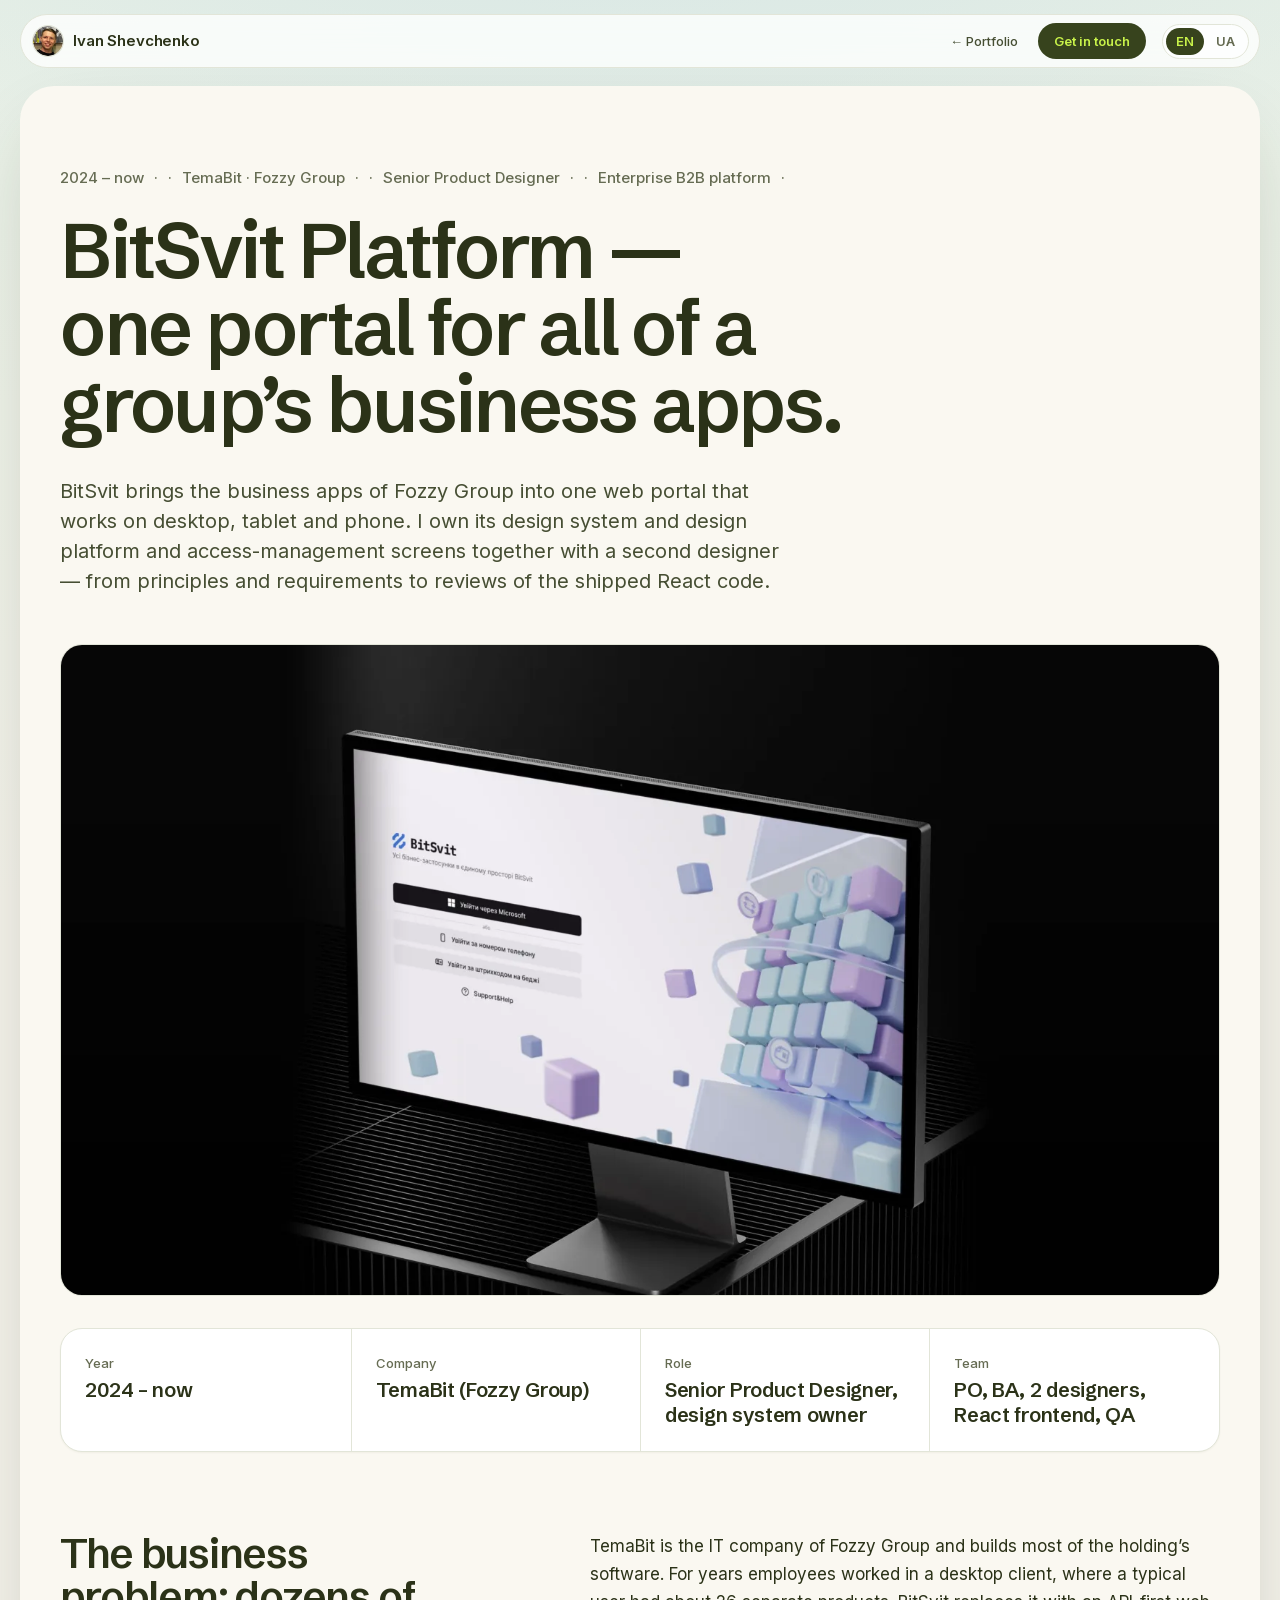
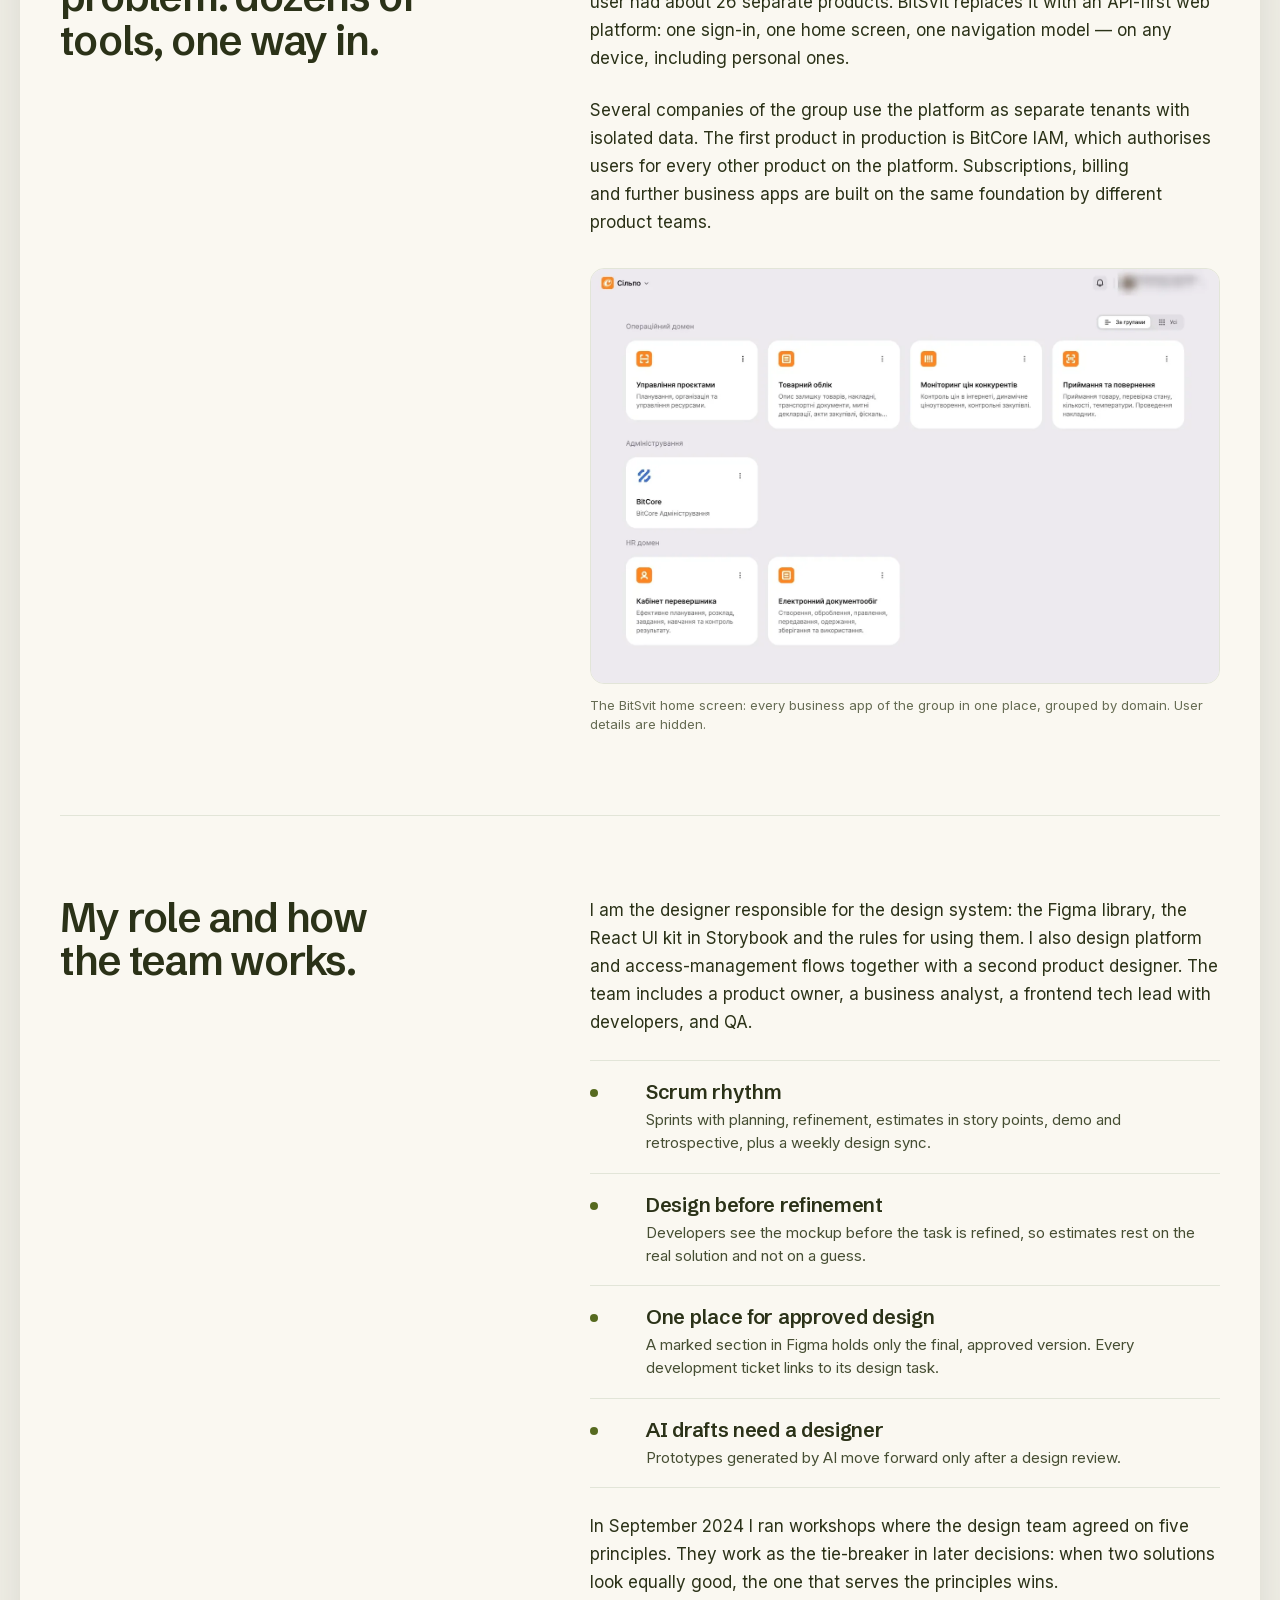
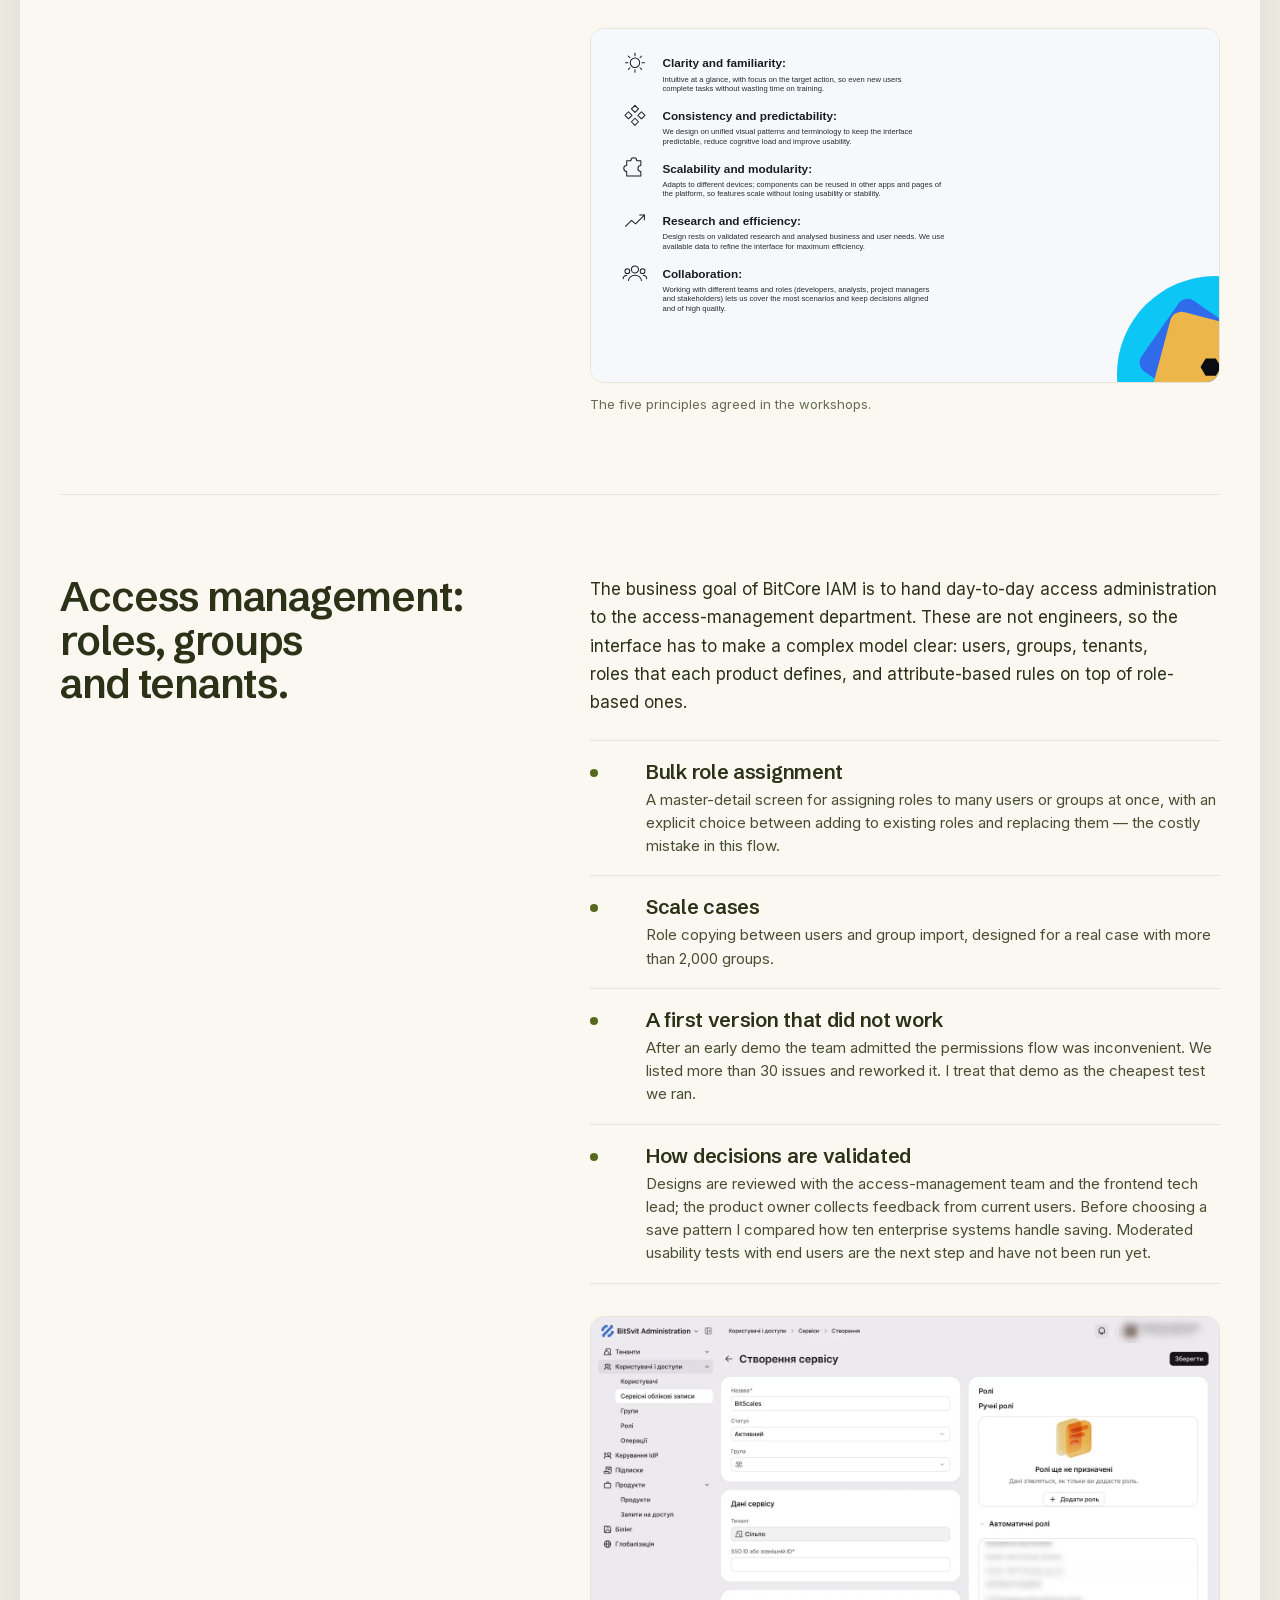
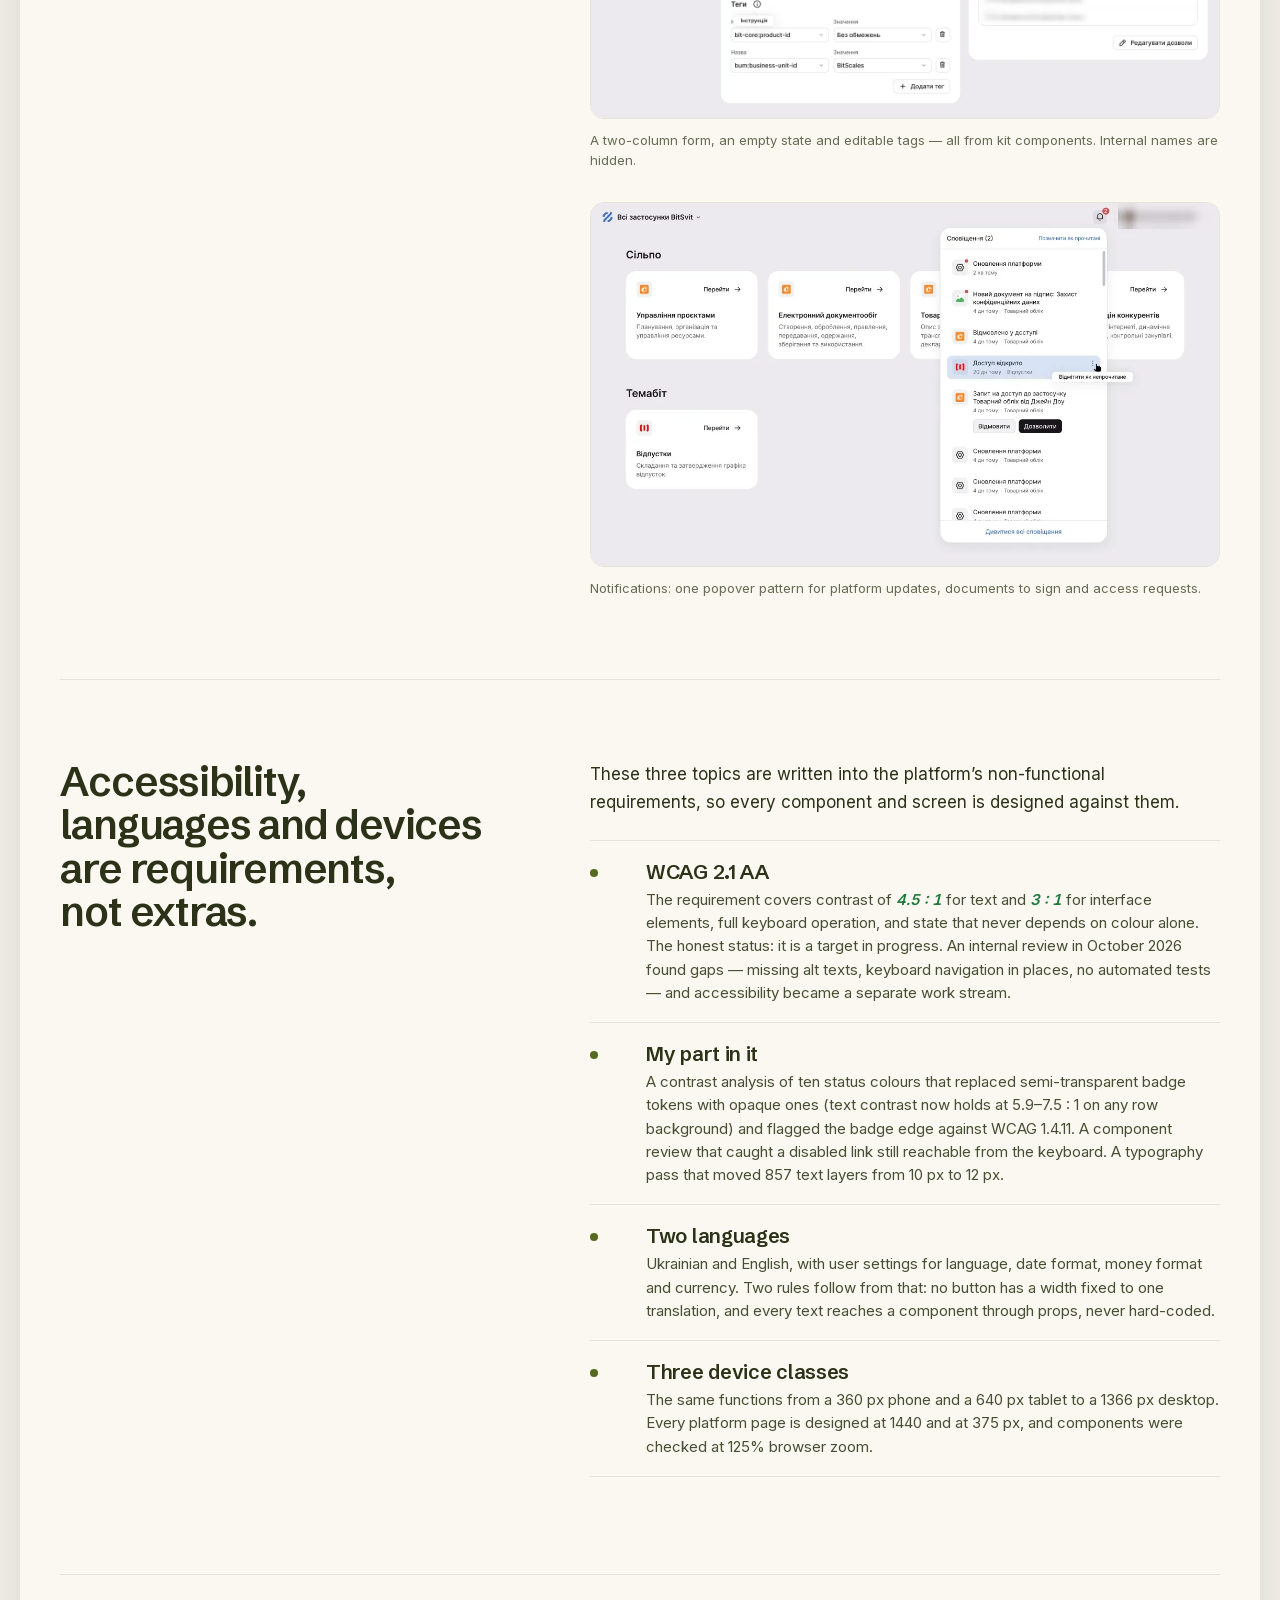
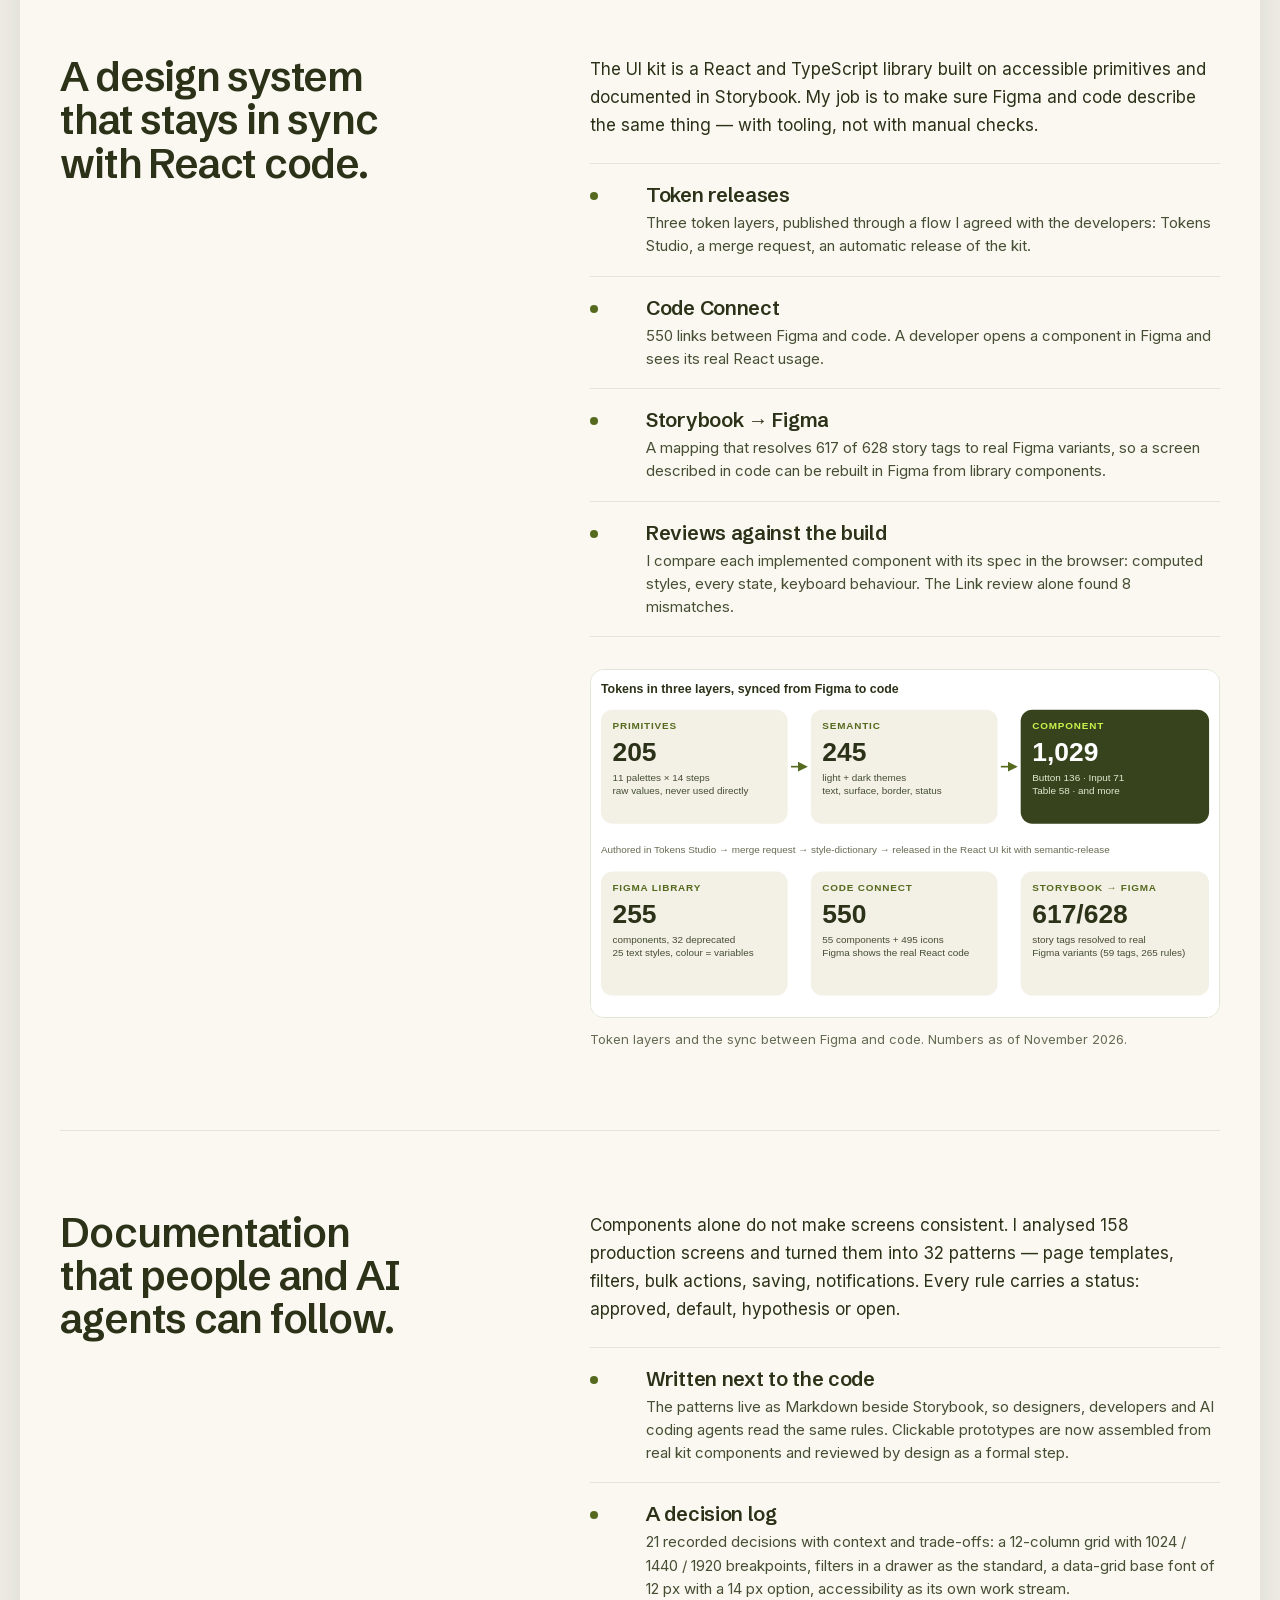
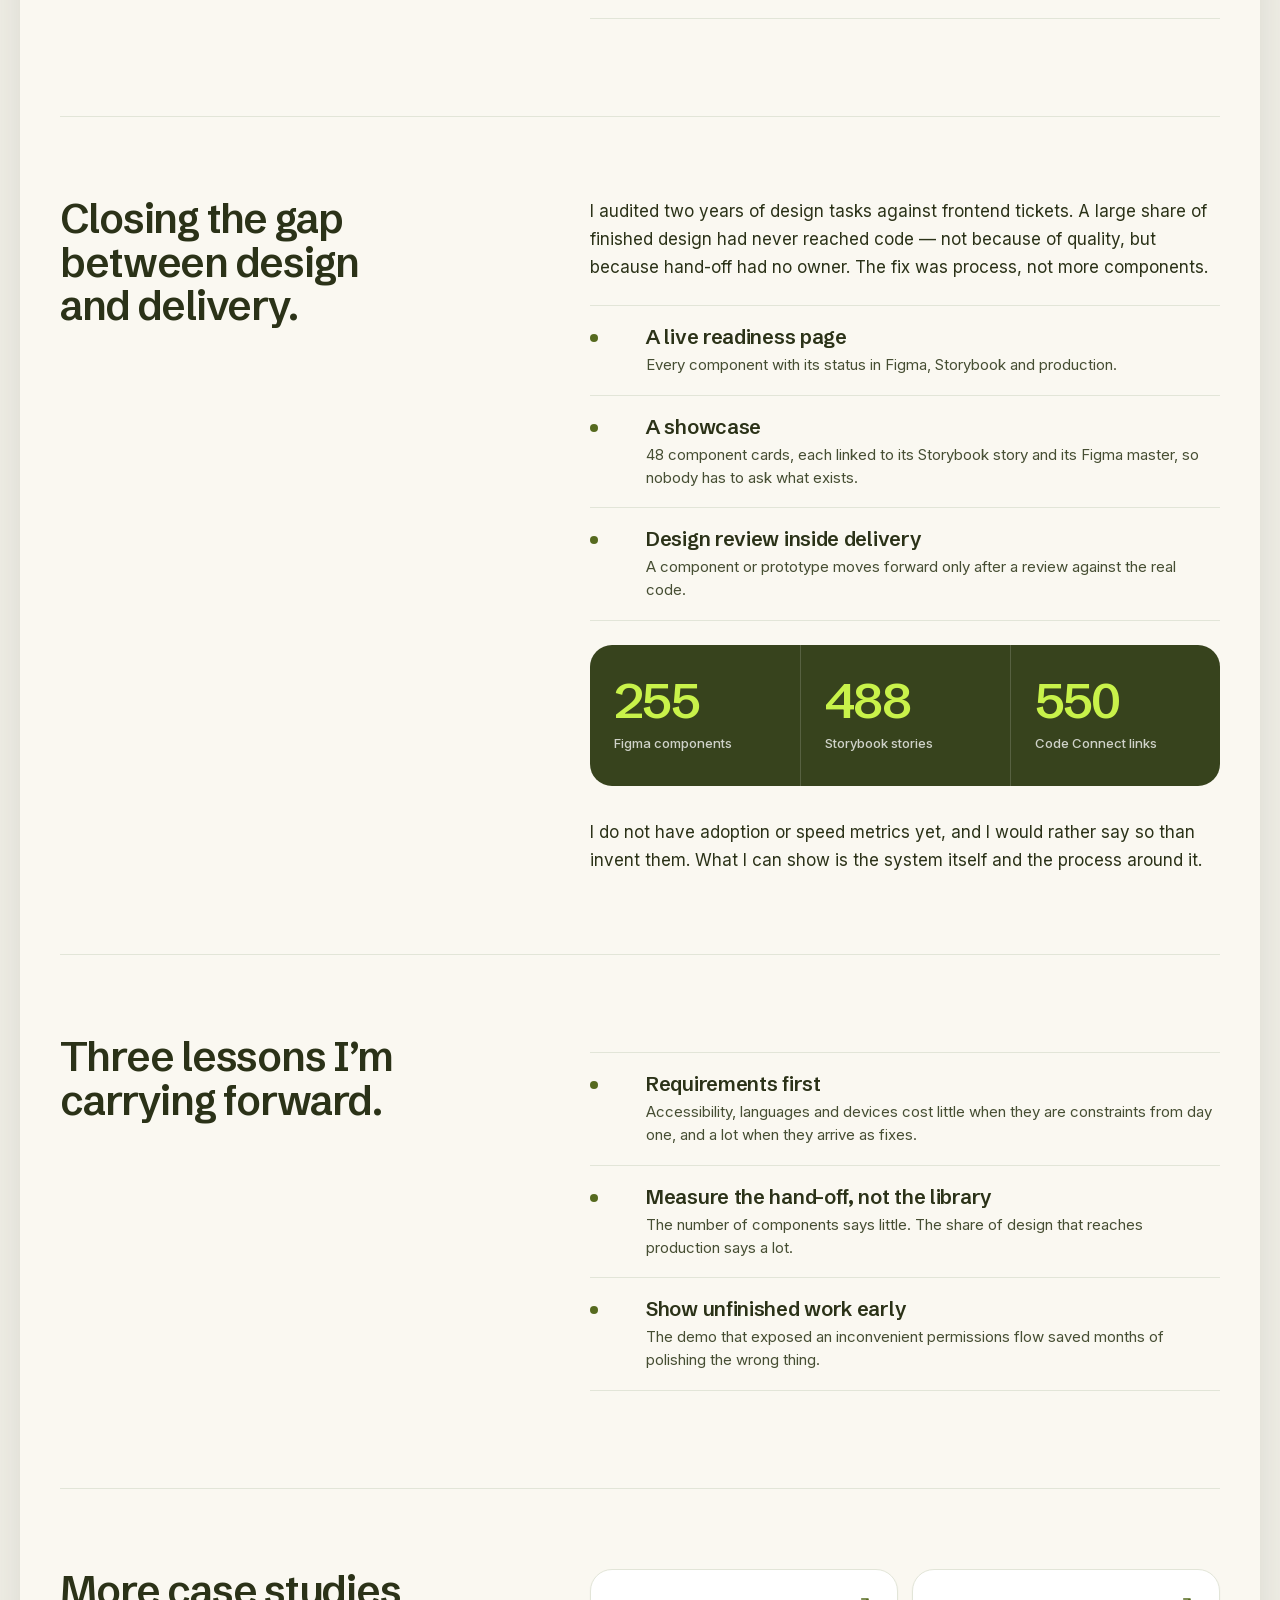
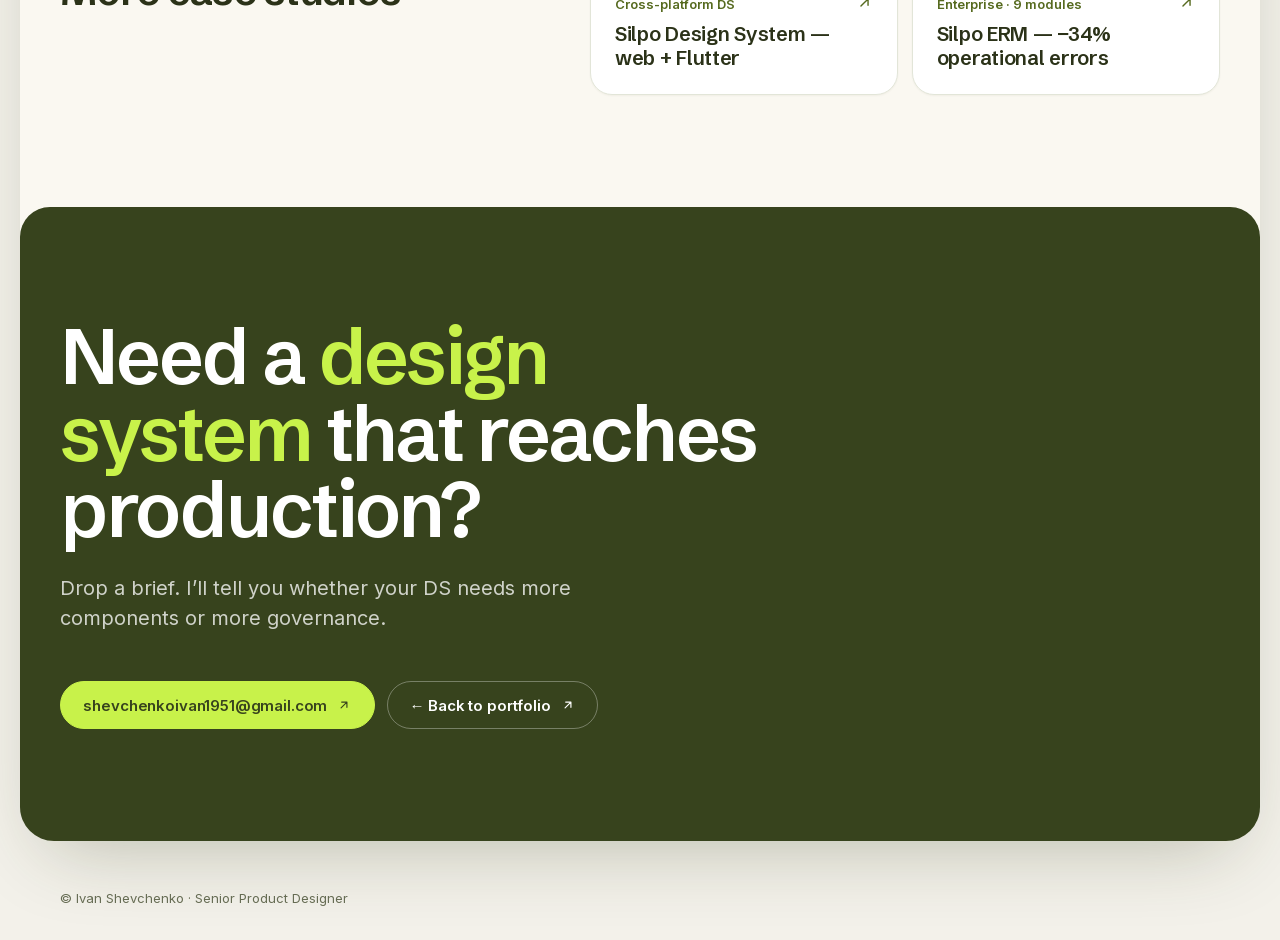
<file: cases/bos-design-system/index.html>
<!doctype html>
<html lang="en">
<head>
  <meta charset="utf-8" />
  <link rel="canonical" href="https://shevchenko-ivan.github.io/hire/cases/bos-design-system/" />
  <meta name="viewport" content="width=device-width, initial-scale=1" />
  <title>BitSvit Platform — Case · Ivan Shevchenko</title>
  <meta name="description" content="BitSvit, an enterprise B2B platform by TemaBit: access management with roles, groups and tenants, two languages, WCAG 2.1 AA as a requirement, and the design system that keeps Figma and React code in sync." />
  <meta name="theme-color" content="#37431d" />
  <link rel="icon" href="../../assets/favicon.svg?v=2" type="image/svg+xml" />
  <meta property="og:type" content="website" />
  <meta property="og:title" content="BitSvit Platform — Case · Ivan Shevchenko" />
  <meta property="og:description" content="BitSvit, an enterprise B2B platform by TemaBit: access management with roles, groups and tenants, two languages, WCAG 2.1 AA as a requirement, and the design system that keeps Figma and React code in sync." />
  <meta property="og:image" content="https://shevchenko-ivan.github.io/hire/assets/og.png" />
  <meta name="twitter:card" content="summary_large_image" />
  <link rel="preload" href="../../assets/fonts/schibsted-grotesk-latin.woff2" as="font" type="font/woff2" crossorigin>
  <link rel="preload" href="../../assets/fonts/inter-latin.woff2" as="font" type="font/woff2" crossorigin>
  <link rel="stylesheet" href="../../styles/main.css?v=6994f060" />
  <script>document.documentElement.classList.add('js')</script>
</head>
<body>
  <a class="skip-link" href="#main" data-i18n="a11y.skip">Skip to content</a>

  <header class="nav">
    <div class="wrap nav__inner">
      <a href="../../" class="nav__brand" data-home>
        <span class="nav__brand-mark">IS</span>
        <span>Ivan Shevchenko</span>
      </a>
      <div class="nav__right">
        <a href="../../" class="nav__meta nav__back" data-home data-i18n="nav.back">← Portfolio</a>
        <a class="nav__cta" href="#contact" data-i18n="nav.cta">Get in touch</a>
        <button class="lang-switch" type="button">
          <span class="lang-switch__opt" data-lang="en">EN</span>
          <span class="lang-switch__opt" data-lang="ua">UA</span>
          <span class="sr-only lang-switch__hint"> — Українська версія</span>
        </button>
      </div>
    </div>
  </header>

  <main id="main" class="sheet">
    <section class="case-hero wrap">
      <div class="case-hero__meta">
        <span><span class="only-en">2024 – now</span><span class="only-ua">2024 – зараз</span></span><span><span class="only-en">TemaBit · Fozzy Group</span><span class="only-ua">TemaBit · Fozzy Group</span></span><span><span class="only-en">Senior Product Designer</span><span class="only-ua">Senior Product Designer</span></span><span><span class="only-en">Enterprise B2B platform</span><span class="only-ua">Корпоративна B2B-платформа</span></span>
      </div>
      <h1 class="case-hero__title"><span class="only-en">BitSvit Platform — one portal for all of a group’s business apps.</span><span class="only-ua">BitSvit Platform — один портал для всіх бізнес-застосунків групи.</span></h1>
      <p class="case-hero__sub"><span class="only-en">BitSvit brings the business apps of Fozzy Group into one web portal that works on desktop, tablet and phone. I own its design system and design platform and access-management screens together with a second designer — from principles and requirements to reviews of the shipped React code.</span><span class="only-ua">BitSvit об’єднує бізнес-застосунки Fozzy Group в одному вебпорталі, який працює на комп’ютері, планшеті й телефоні. Я відповідаю за його дизайн-систему і разом із другим дизайнером проєктую екрани платформи та керування доступом — від принципів і вимог до рев’ю React-коду, що вже вийшов у реліз.</span></p>
    </section>

    <section class="case-cover">
      <div class="wrap">
        <div class="case-cover__inner case-cover__inner--art"><img src="../../assets/cases/bos-design-system/cover.webp" srcset="../../assets/cases/bos-design-system/cover-800.webp 800w, ../../assets/cases/bos-design-system/cover.webp 1600w" sizes="(min-width: 1280px) 1200px, 100vw" width="1600" height="1000" alt="The BitSvit platform sign-in screen built on the BitSvit design system, shown on a desktop monitor: sign in with Microsoft, by phone number or by badge barcode" fetchpriority="high" decoding="async"></div>
      </div>
    </section>

    <div class="wrap">
      <div class="case-facts">
        <div class="fact"><div class="fact__label"><span class="only-en">Year</span><span class="only-ua">Рік</span></div><div class="fact__value"><span class="only-en">2024 – now</span><span class="only-ua">2024 – зараз</span></div></div>
        <div class="fact"><div class="fact__label"><span class="only-en">Company</span><span class="only-ua">Компанія</span></div><div class="fact__value"><span class="only-en">TemaBit (Fozzy Group)</span><span class="only-ua">TemaBit (Fozzy Group)</span></div></div>
        <div class="fact"><div class="fact__label"><span class="only-en">Role</span><span class="only-ua">Роль</span></div><div class="fact__value"><span class="only-en">Senior Product Designer, design system owner</span><span class="only-ua">Senior Product Designer, власник дизайн-системи</span></div></div>
        <div class="fact"><div class="fact__label"><span class="only-en">Team</span><span class="only-ua">Команда</span></div><div class="fact__value"><span class="only-en">PO, BA, 2 designers, React frontend, QA</span><span class="only-ua">PO, BA, 2 дизайнери, React-фронтенд, QA</span></div></div>
      </div>
    </div>

    <div class="wrap">
      <section class="case-section">
        <div class="case-section__head">
          <h2 class="case-section__title"><span class="only-en">The business problem: dozens of tools, one way in.</span><span class="only-ua">Бізнес-задача: десятки інструментів, один вхід.</span></h2>
        </div>
        <div class="case-section__body">
          <p><span class="only-en">TemaBit is the IT company of Fozzy Group and builds most of the holding’s software. For years employees worked in a desktop client, where a typical user had about 26 separate products. BitSvit replaces it with an API-first web platform: one sign-in, one home screen, one navigation model — on any device, including personal ones.</span><span class="only-ua">TemaBit — IT-компанія Fozzy Group, яка створює більшість програмного забезпечення холдингу. Роками працівники користувалися десктопним клієнтом, де типовий користувач мав близько 26 окремих продуктів. BitSvit замінює його API-first вебплатформою: один вхід, один головний екран, одна модель навігації — на будь-якому пристрої, зокрема особистому.</span></p>
          <p><span class="only-en">Several companies of the group use the platform as separate tenants with isolated data. The first product in production is BitCore IAM, which authorises users for every other product on the platform. Subscriptions, billing and further business apps are built on the same foundation by different product teams.</span><span class="only-ua">Кілька компаній групи працюють на платформі як окремі тенанти з ізольованими даними. Перший продукт у продакшні — BitCore IAM, який авторизує користувачів для всіх інших продуктів платформи. Підписки, білінг та інші бізнес-застосунки різні продуктові команди будують на тій самій основі.</span></p>
          <figure class="case-image">
            <img src="../../assets/cases/bos-design-system/platform-main.webp" width="1440" height="949" alt="BitSvit home screen: business apps grouped by domain — operations, administration and HR — as cards with icons and short descriptions" loading="lazy" decoding="async">
            <figcaption class="case-image__caption"><span class="only-en">The BitSvit home screen: every business app of the group in one place, grouped by domain. User details are hidden.</span><span class="only-ua">Головний екран BitSvit: усі бізнес-застосунки групи в одному місці, згруповані за доменами. Дані користувача приховано.</span></figcaption>
          </figure>
        </div>
      </section>

      <section class="case-section">
        <div class="case-section__head">
          <h2 class="case-section__title"><span class="only-en">My role and how the team works.</span><span class="only-ua">Моя роль і як працює команда.</span></h2>
        </div>
        <div class="case-section__body">
          <p><span class="only-en">I am the designer responsible for the design system: the Figma library, the React UI kit in Storybook and the rules for using them. I also design platform and access-management flows together with a second product designer. The team includes a product owner, a business analyst, a frontend tech lead with developers, and QA.</span><span class="only-ua">Я дизайнер, який відповідає за дизайн-систему: бібліотеку у Figma, React UI-кіт у Storybook і правила їх використання. Також разом із другим продуктовим дизайнером я проєктую флоу платформи та керування доступом. У команді є продакт-оунер, бізнес-аналітик, техлід фронтенду з розробниками і QA.</span></p>
          <ul class="case-list case-list--bullets">
            <li><div><strong><span class="only-en">Scrum rhythm</span><span class="only-ua">Ритм Scrum</span></strong><span class="case-list__sub"><span class="only-en">Sprints with planning, refinement, estimates in story points, demo and retrospective, plus a weekly design sync.</span><span class="only-ua">Спринти з плануванням, рефайнментом, оцінками в story points, демо й ретроспективою, а також щотижневий дизайн-синк.</span></span></div></li>
            <li><div><strong><span class="only-en">Design before refinement</span><span class="only-ua">Дизайн до рефайнменту</span></strong><span class="case-list__sub"><span class="only-en">Developers see the mockup before the task is refined, so estimates rest on the real solution and not on a guess.</span><span class="only-ua">Розробники бачать макет ще до рефайнменту задачі, тож оцінки спираються на реальне рішення, а не на здогадку.</span></span></div></li>
            <li><div><strong><span class="only-en">One place for approved design</span><span class="only-ua">Одне місце для затвердженого дизайну</span></strong><span class="case-list__sub"><span class="only-en">A marked section in Figma holds only the final, approved version. Every development ticket links to its design task.</span><span class="only-ua">Окрема позначена секція у Figma містить лише фінальну затверджену версію. Кожен тікет розробки посилається на свою дизайн-задачу.</span></span></div></li>
            <li><div><strong><span class="only-en">AI drafts need a designer</span><span class="only-ua">AI-чернетки потребують дизайнера</span></strong><span class="case-list__sub"><span class="only-en">Prototypes generated by AI move forward only after a design review.</span><span class="only-ua">Прототипи, згенеровані AI, йдуть далі лише після дизайн-рев’ю.</span></span></div></li>
          </ul>
          <p><span class="only-en">In September 2024 I ran workshops where the design team agreed on five principles. They work as the tie-breaker in later decisions: when two solutions look equally good, the one that serves the principles wins.</span><span class="only-ua">У вересні 2024 року я провів воркшопи, на яких дизайн-команда узгодила п’ять принципів. Далі вони допомагають ухвалювати рішення: коли два варіанти здаються однаково добрими, перемагає той, що краще відповідає принципам.</span></p>
          <figure class="case-image case-image--diagram">
            <img class="only-en" src="../../assets/cases/bos-design-system/principles-en.svg" width="1600" height="900" alt="Slide with the five design principles: clarity and familiarity, consistency and predictability, scalability and modularity, research and efficiency, collaboration" loading="lazy" decoding="async">
            <img class="only-ua" src="../../assets/cases/bos-design-system/principles-ua.svg" width="1600" height="900" alt="Слайд з п’ятьма дизайн-принципами: зрозумілість та знайомість, консистентність та послідовність, масштабованість та модульність, дослідження та ефективність, колаборація" loading="lazy" decoding="async">
            <figcaption class="case-image__caption"><span class="only-en">The five principles agreed in the workshops.</span><span class="only-ua">П’ять принципів, узгоджених на воркшопах.</span></figcaption>
          </figure>
        </div>
      </section>

      <section class="case-section">
        <div class="case-section__head">
          <h2 class="case-section__title"><span class="only-en">Access management: roles, groups and tenants.</span><span class="only-ua">Керування доступом: ролі, групи й тенанти.</span></h2>
        </div>
        <div class="case-section__body">
          <p><span class="only-en">The business goal of BitCore IAM is to hand day-to-day access administration to the access-management department. These are not engineers, so the interface has to make a complex model clear: users, groups, tenants, roles that each product defines, and attribute-based rules on top of role-based ones.</span><span class="only-ua">Бізнес-мета BitCore IAM — передати щоденне адміністрування доступу відділу керування доступом. Його працівники не інженери, тому інтерфейс має робити складну модель зрозумілою: користувачі, групи, тенанти, ролі, які визначає кожен продукт, і правила на основі атрибутів поверх рольових.</span></p>
          <ul class="case-list case-list--bullets">
            <li><div><strong><span class="only-en">Bulk role assignment</span><span class="only-ua">Масове призначення ролей</span></strong><span class="case-list__sub"><span class="only-en">A master-detail screen for assigning roles to many users or groups at once, with an explicit choice between adding to existing roles and replacing them — the costly mistake in this flow.</span><span class="only-ua">Екран master-detail, щоб призначати ролі багатьом користувачам або групам одночасно, з явним вибором між додаванням до наявних ролей і їх заміною — саме тут помилка в цьому флоу коштує найдорожче.</span></span></div></li>
            <li><div><strong><span class="only-en">Scale cases</span><span class="only-ua">Сценарії масштабу</span></strong><span class="case-list__sub"><span class="only-en">Role copying between users and group import, designed for a real case with more than 2,000 groups.</span><span class="only-ua">Копіювання ролей між користувачами та імпорт груп, спроєктовані під реальний випадок із понад 2000 груп.</span></span></div></li>
            <li><div><strong><span class="only-en">A first version that did not work</span><span class="only-ua">Перша версія, яка не спрацювала</span></strong><span class="case-list__sub"><span class="only-en">After an early demo the team admitted the permissions flow was inconvenient. We listed more than 30 issues and reworked it. I treat that demo as the cheapest test we ran.</span><span class="only-ua">Після раннього демо команда визнала, що флоу дозволів незручний. Ми зібрали понад 30 проблем і переробили його. Я вважаю те демо найдешевшим тестом, який ми провели.</span></span></div></li>
            <li><div><strong><span class="only-en">How decisions are validated</span><span class="only-ua">Як ми перевіряємо рішення</span></strong><span class="case-list__sub"><span class="only-en">Designs are reviewed with the access-management team and the frontend tech lead; the product owner collects feedback from current users. Before choosing a save pattern I compared how ten enterprise systems handle saving. Moderated usability tests with end users are the next step and have not been run yet.</span><span class="only-ua">Дизайн ми рев’юємо з командою керування доступом і техлідом фронтенду; продакт-оунер збирає відгуки від поточних користувачів. Перш ніж обрати патерн збереження, я порівняв, як зберігають дані десять корпоративних систем. Модеровані юзабіліті-тести з кінцевими користувачами — наступний крок, їх ще не проводили.</span></span></div></li>
          </ul>
          <figure class="case-image">
            <img src="../../assets/cases/bos-design-system/form-2col.webp" width="1440" height="922" alt="BitSvit administration: a service creation form with a two-column layout, an empty state for roles and editable tags" loading="lazy" decoding="async">
            <figcaption class="case-image__caption"><span class="only-en">A two-column form, an empty state and editable tags — all from kit components. Internal names are hidden.</span><span class="only-ua">Двоколонкова форма, порожній стан і редаговані теги — усе з компонентів кіту. Внутрішні назви приховано.</span></figcaption>
          </figure>
          <figure class="case-image">
            <img src="../../assets/cases/bos-design-system/notif-popover.webp" width="1200" height="694" alt="BitSvit app launcher with a notifications popover: platform updates, documents to sign and access requests with Allow and Decline buttons" loading="lazy" decoding="async">
            <figcaption class="case-image__caption"><span class="only-en">Notifications: one popover pattern for platform updates, documents to sign and access requests.</span><span class="only-ua">Сповіщення: один патерн поповера для оновлень платформи, документів на підпис і запитів на доступ.</span></figcaption>
          </figure>
        </div>
      </section>

      <section class="case-section">
        <div class="case-section__head">
          <h2 class="case-section__title"><span class="only-en">Accessibility, languages and devices are requirements, not extras.</span><span class="only-ua">Доступність, мови й пристрої — це вимоги, а не доповнення.</span></h2>
        </div>
        <div class="case-section__body">
          <p><span class="only-en">These three topics are written into the platform’s non-functional requirements, so every component and screen is designed against them.</span><span class="only-ua">Ці три теми записані в нефункціональних вимогах платформи, тому кожен компонент і екран ми проєктуємо з урахуванням них.</span></p>
          <ul class="case-list case-list--bullets">
            <li><div><strong><span class="only-en">WCAG 2.1 AA</span><span class="only-ua">WCAG 2.1 AA</span></strong><span class="case-list__sub"><span class="only-en">The requirement covers contrast of <span class="ratio ratio--target">4.5 : 1</span> for text and <span class="ratio ratio--target">3 : 1</span> for interface elements, full keyboard operation, and state that never depends on colour alone. The honest status: it is a target in progress. An internal review in October 2026 found gaps — missing alt texts, keyboard navigation in places, no automated tests — and accessibility became a separate work stream.</span><span class="only-ua">Вимога охоплює контраст <span class="ratio ratio--target">4.5 : 1</span> для тексту й <span class="ratio ratio--target">3 : 1</span> для елементів інтерфейсу, повне керування з клавіатури та стани, які ніколи не залежать лише від кольору. Чесно про статус: це ціль, до якої ми ще йдемо. Внутрішній аудит у жовтні 2026 року виявив прогалини — немає alt-текстів, місцями не працює клавіатурна навігація, немає автоматизованих тестів, — і доступність стала окремим напрямом роботи.</span></span></div></li>
            <li><div><strong><span class="only-en">My part in it</span><span class="only-ua">Мій внесок</span></strong><span class="case-list__sub"><span class="only-en">A contrast analysis of ten status colours that replaced semi-transparent badge tokens with opaque ones (text contrast now holds at 5.9–7.5 : 1 on any row background) and flagged the badge edge against WCAG 1.4.11. A component review that caught a disabled link still reachable from the keyboard. A typography pass that moved 857 text layers from 10 px to 12 px.</span><span class="only-ua">Аналіз контрасту десяти статусних кольорів: він замінив напівпрозорі токени бейджів на непрозорі (контраст тексту тепер 5.9–7.5 : 1 на будь-якому фоні рядка) і позначив проблему з межею бейджа за WCAG 1.4.11. Рев’ю компонента, яке виявило, що вимкнене посилання досі доступне з клавіатури. Типографічна ревізія, яка перевела 857 текстових шарів із 10 px на 12 px.</span></span></div></li>
            <li><div><strong><span class="only-en">Two languages</span><span class="only-ua">Дві мови</span></strong><span class="case-list__sub"><span class="only-en">Ukrainian and English, with user settings for language, date format, money format and currency. Two rules follow from that: no button has a width fixed to one translation, and every text reaches a component through props, never hard-coded.</span><span class="only-ua">Українська та англійська, з налаштуваннями користувача для мови, формату дати, формату грошей і валюти. Звідси два правила: жодна кнопка не має ширини, підігнаної під один переклад, і весь текст компонент отримує через props, а не захардкодженим.</span></span></div></li>
            <li><div><strong><span class="only-en">Three device classes</span><span class="only-ua">Три класи пристроїв</span></strong><span class="case-list__sub"><span class="only-en">The same functions from a 360 px phone and a 640 px tablet to a 1366 px desktop. Every platform page is designed at 1440 and at 375 px, and components were checked at 125% browser zoom.</span><span class="only-ua">Ті самі функції — від телефона 360 px і планшета 640 px до десктопа 1366 px. Кожну сторінку платформи ми проєктуємо в 1440 і 375 px, а компоненти перевірили за масштабу браузера 125%.</span></span></div></li>
          </ul>
        </div>
      </section>

      <section class="case-section">
        <div class="case-section__head">
          <h2 class="case-section__title"><span class="only-en">A design system that stays in sync with React code.</span><span class="only-ua">Дизайн-система, синхронізована з React-кодом.</span></h2>
        </div>
        <div class="case-section__body">
          <p><span class="only-en">The UI kit is a React and TypeScript library built on accessible primitives and documented in Storybook. My job is to make sure Figma and code describe the same thing — with tooling, not with manual checks.</span><span class="only-ua">UI-кіт — бібліотека на React і TypeScript, побудована на доступних примітивах і задокументована у Storybook. Моя задача — щоб Figma і код описували одне й те саме, і забезпечують це інструменти, а не ручні перевірки.</span></p>
          <ul class="case-list case-list--bullets">
            <li><div><strong><span class="only-en">Token releases</span><span class="only-ua">Релізи токенів</span></strong><span class="case-list__sub"><span class="only-en">Three token layers, published through a flow I agreed with the developers: Tokens Studio, a merge request, an automatic release of the kit.</span><span class="only-ua">Три шари токенів, які публікуються через узгоджений мною з розробниками процес: Tokens Studio, merge request, автоматичний реліз кіту.</span></span></div></li>
            <li><div><strong><span class="only-en">Code Connect</span><span class="only-ua">Code Connect</span></strong><span class="case-list__sub"><span class="only-en">550 links between Figma and code. A developer opens a component in Figma and sees its real React usage.</span><span class="only-ua">550 зв’язків між Figma і кодом. Розробник відкриває компонент у Figma і бачить, як його насправді використовують у React.</span></span></div></li>
            <li><div><strong><span class="only-en">Storybook → Figma</span><span class="only-ua">Storybook → Figma</span></strong><span class="case-list__sub"><span class="only-en">A mapping that resolves 617 of 628 story tags to real Figma variants, so a screen described in code can be rebuilt in Figma from library components.</span><span class="only-ua">Мапінг, який зіставляє 617 із 628 тегів story з реальними варіантами у Figma, тож екран, описаний у коді, можна відтворити у Figma з компонентів бібліотеки.</span></span></div></li>
            <li><div><strong><span class="only-en">Reviews against the build</span><span class="only-ua">Рев’ю реалізації</span></strong><span class="case-list__sub"><span class="only-en">I compare each implemented component with its spec in the browser: computed styles, every state, keyboard behaviour. The Link review alone found 8 mismatches.</span><span class="only-ua">Я порівнюю кожен реалізований компонент з його специфікацією в браузері: computed styles, кожен стан, поведінку з клавіатури. Лише рев’ю Link виявило 8 розбіжностей.</span></span></div></li>
          </ul>
          <figure class="case-image case-image--diagram">
            <img class="only-en" src="../../assets/cases/bos-design-system/tokens.svg" width="760" height="420" alt="Diagram: 205 primitive tokens, 245 semantic tokens for light and dark themes, 1,029 component tokens; a Figma library of 255 components; 550 Code Connect links; 617 of 628 Storybook tags resolved to Figma variants" loading="lazy" decoding="async"><img class="only-ua" src="../../assets/cases/bos-design-system/tokens-ua.svg" width="760" height="420" alt="Diagram: 205 primitive tokens, 245 semantic tokens for light and dark themes, 1,029 component tokens; a Figma library of 255 components; 550 Code Connect links; 617 of 628 Storybook tags resolved to Figma variants" loading="lazy" decoding="async">
            <figcaption class="case-image__caption"><span class="only-en">Token layers and the sync between Figma and code. Numbers as of November 2026.</span><span class="only-ua">Шари токенів і синхронізація між Figma та кодом. Дані станом на листопад 2026 року.</span></figcaption>
          </figure>
        </div>
      </section>

      <section class="case-section">
        <div class="case-section__head">
          <h2 class="case-section__title"><span class="only-en">Documentation that people and AI agents can follow.</span><span class="only-ua">Документація, за якою можуть працювати люди й AI-агенти.</span></h2>
        </div>
        <div class="case-section__body">
          <p><span class="only-en">Components alone do not make screens consistent. I analysed 158 production screens and turned them into 32 patterns — page templates, filters, bulk actions, saving, notifications. Every rule carries a status: approved, default, hypothesis or open.</span><span class="only-ua">Самі компоненти не роблять екрани узгодженими. Я проаналізував 158 продакшн-екранів і звів їх до 32 патернів — шаблони сторінок, фільтри, масові дії, збереження, сповіщення. Кожне правило має статус: затверджено, за замовчуванням, гіпотеза або відкрите питання.</span></p>
          <ul class="case-list case-list--bullets">
            <li><div><strong><span class="only-en">Written next to the code</span><span class="only-ua">Пишемо поруч із кодом</span></strong><span class="case-list__sub"><span class="only-en">The patterns live as Markdown beside Storybook, so designers, developers and AI coding agents read the same rules. Clickable prototypes are now assembled from real kit components and reviewed by design as a formal step.</span><span class="only-ua">Патерни живуть у Markdown поруч зі Storybook, тож дизайнери, розробники й AI-агенти для кодування читають ті самі правила. Клікабельні прототипи тепер збирають із реальних компонентів кіту, а дизайн-рев’ю стало формальним кроком.</span></span></div></li>
            <li><div><strong><span class="only-en">A decision log</span><span class="only-ua">Журнал рішень</span></strong><span class="case-list__sub"><span class="only-en">21 recorded decisions with context and trade-offs: a 12-column grid with 1024 / 1440 / 1920 breakpoints, filters in a drawer as the standard, a data-grid base font of 12 px with a 14 px option, accessibility as its own work stream.</span><span class="only-ua">21 зафіксоване рішення з контекстом і компромісами: 12-колонкова сітка з брейкпоінтами 1024 / 1440 / 1920, фільтри в drawer як стандарт, базовий шрифт таблиці даних (data grid) 12 px з опцією 14 px, доступність як окремий напрям роботи.</span></span></div></li>
          </ul>
        </div>
      </section>

      <section class="case-section">
        <div class="case-section__head">
          <h2 class="case-section__title"><span class="only-en">Closing the gap between design and delivery.</span><span class="only-ua">Скорочуємо розрив між дизайном і продакшном.</span></h2>
        </div>
        <div class="case-section__body">
          <p><span class="only-en">I audited two years of design tasks against frontend tickets. A large share of finished design had never reached code — not because of quality, but because hand-off had no owner. The fix was process, not more components.</span><span class="only-ua">Я зіставив дизайн-задачі за два роки з тікетами фронтенду. Значна частина готового дизайну так і не потрапила в код — не через якість, а тому що передача в розробку не мала власника. Рішенням став процес, а не нові компоненти.</span></p>
          <ul class="case-list case-list--bullets">
            <li><div><strong><span class="only-en">A live readiness page</span><span class="only-ua">Жива сторінка готовності</span></strong><span class="case-list__sub"><span class="only-en">Every component with its status in Figma, Storybook and production.</span><span class="only-ua">Кожен компонент і його статус у Figma, Storybook і продакшні.</span></span></div></li>
            <li><div><strong><span class="only-en">A showcase</span><span class="only-ua">Вітрина</span></strong><span class="case-list__sub"><span class="only-en">48 component cards, each linked to its Storybook story and its Figma master, so nobody has to ask what exists.</span><span class="only-ua">48 карток компонентів, кожна з посиланням на story у Storybook і мастер-компонент у Figma, тож нікому не треба питати, що вже є.</span></span></div></li>
            <li><div><strong><span class="only-en">Design review inside delivery</span><span class="only-ua">Дизайн-рев’ю в процесі розробки</span></strong><span class="case-list__sub"><span class="only-en">A component or prototype moves forward only after a review against the real code.</span><span class="only-ua">Компонент або прототип іде далі лише після рев’ю на реальному коді.</span></span></div></li>
          </ul>
          <div class="outcomes">
            <div><span class="metric__value">255</span><span class="metric__label"><span class="only-en">Figma components</span><span class="only-ua">Компоненти у Figma</span></span></div>
            <div><span class="metric__value">488</span><span class="metric__label"><span class="only-en">Storybook stories</span><span class="only-ua">Stories у Storybook</span></span></div>
            <div><span class="metric__value">550</span><span class="metric__label"><span class="only-en">Code Connect links</span><span class="only-ua">Зв’язки Code Connect</span></span></div>
          </div>
          <p class="outcomes__note"><span class="only-en">I do not have adoption or speed metrics yet, and I would rather say so than invent them. What I can show is the system itself and the process around it.</span><span class="only-ua">Метрик впровадження чи швидкості в мене ще немає, і я краще скажу це прямо, ніж їх вигадаю. Показати я можу саму систему і процес навколо неї.</span></p>
        </div>
      </section>

      <section class="case-section">
        <div class="case-section__head">
          <h2 class="case-section__title"><span class="only-en">Three lessons I’m carrying forward.</span><span class="only-ua">Три уроки, які я беру з собою.</span></h2>
        </div>
        <div class="case-section__body">
          <ul class="case-list case-list--bullets">
            <li><div><strong><span class="only-en">Requirements first</span><span class="only-ua">Спершу вимоги</span></strong><span class="case-list__sub"><span class="only-en">Accessibility, languages and devices cost little when they are constraints from day one, and a lot when they arrive as fixes.</span><span class="only-ua">Доступність, мови й пристрої коштують мало, коли вони є обмеженнями з першого дня, і дорого, коли приходять як виправлення.</span></span></div></li>
            <li><div><strong><span class="only-en">Measure the hand-off, not the library</span><span class="only-ua">Вимірюйте передачу в розробку, а не бібліотеку</span></strong><span class="case-list__sub"><span class="only-en">The number of components says little. The share of design that reaches production says a lot.</span><span class="only-ua">Кількість компонентів мало що каже. Частка дизайну, що доходить до продакшну, каже багато.</span></span></div></li>
            <li><div><strong><span class="only-en">Show unfinished work early</span><span class="only-ua">Показуйте незавершене рано</span></strong><span class="case-list__sub"><span class="only-en">The demo that exposed an inconvenient permissions flow saved months of polishing the wrong thing.</span><span class="only-ua">Демо, яке показало незручний флоу дозволів, зберегло місяці шліфування не того рішення.</span></span></div></li>
          </ul>
        </div>
      </section>

      <section class="case-section">
        <div class="case-section__head">
          <h2 class="case-section__title" data-i18n="case.related.also">More case studies</h2>
        </div>
        <div class="related">
          <a class="related__card" href="../silpo-design-system/">
            <div class="related__kicker"><span class="only-en">Cross-platform DS</span><span class="only-ua">Кросплатформна дизайн-система</span></div>
            <div class="related__title" data-i18n="t.b6bec687">Silpo Design System — web + Flutter</div>
          </a>
          <a class="related__card" href="../silpo-erm/">
            <div class="related__kicker" data-i18n="t.7c074998">Enterprise · 9 modules</div>
            <div class="related__title" data-i18n="t.21c3a7a8">Silpo ERM — −34% operational errors</div>
          </a>
        </div>
      </section>
    </div>

    <section id="contact" class="contact">
      <div class="wrap">
        <h2 class="contact__title"><span class="only-en">Need a <em>design system</em> that reaches production?</span><span class="only-ua">Потрібна <em>дизайн-система</em>, яка дійде до продакшну?</span></h2>
        <p class="contact__lede" data-i18n="contact.brief.bos">Drop a brief. I’ll tell you whether your DS needs more components or more governance.</p>
        <div class="contact__row">
          <a class="contact__link" href="mailto:shevchenkoivan1951@gmail.com" data-i18n="contact.linkPing">shevchenkoivan1951@gmail.com</a>
          <a class="contact__link" href="../../" data-home data-i18n="contact.backToPortfolio">← Back to portfolio</a>
        </div>
      </div>
    </section>
  </main>

  <footer class="wrap foot">
    <span data-i18n="foot.copy">© Ivan Shevchenko · Senior Product Designer</span>
  </footer>

  <script src="../../scripts/anim.js?v=e52e3bde" defer></script>
  <script src="../../scripts/i18n.js?v=383647df" defer></script>
</body>
</html>
</file>
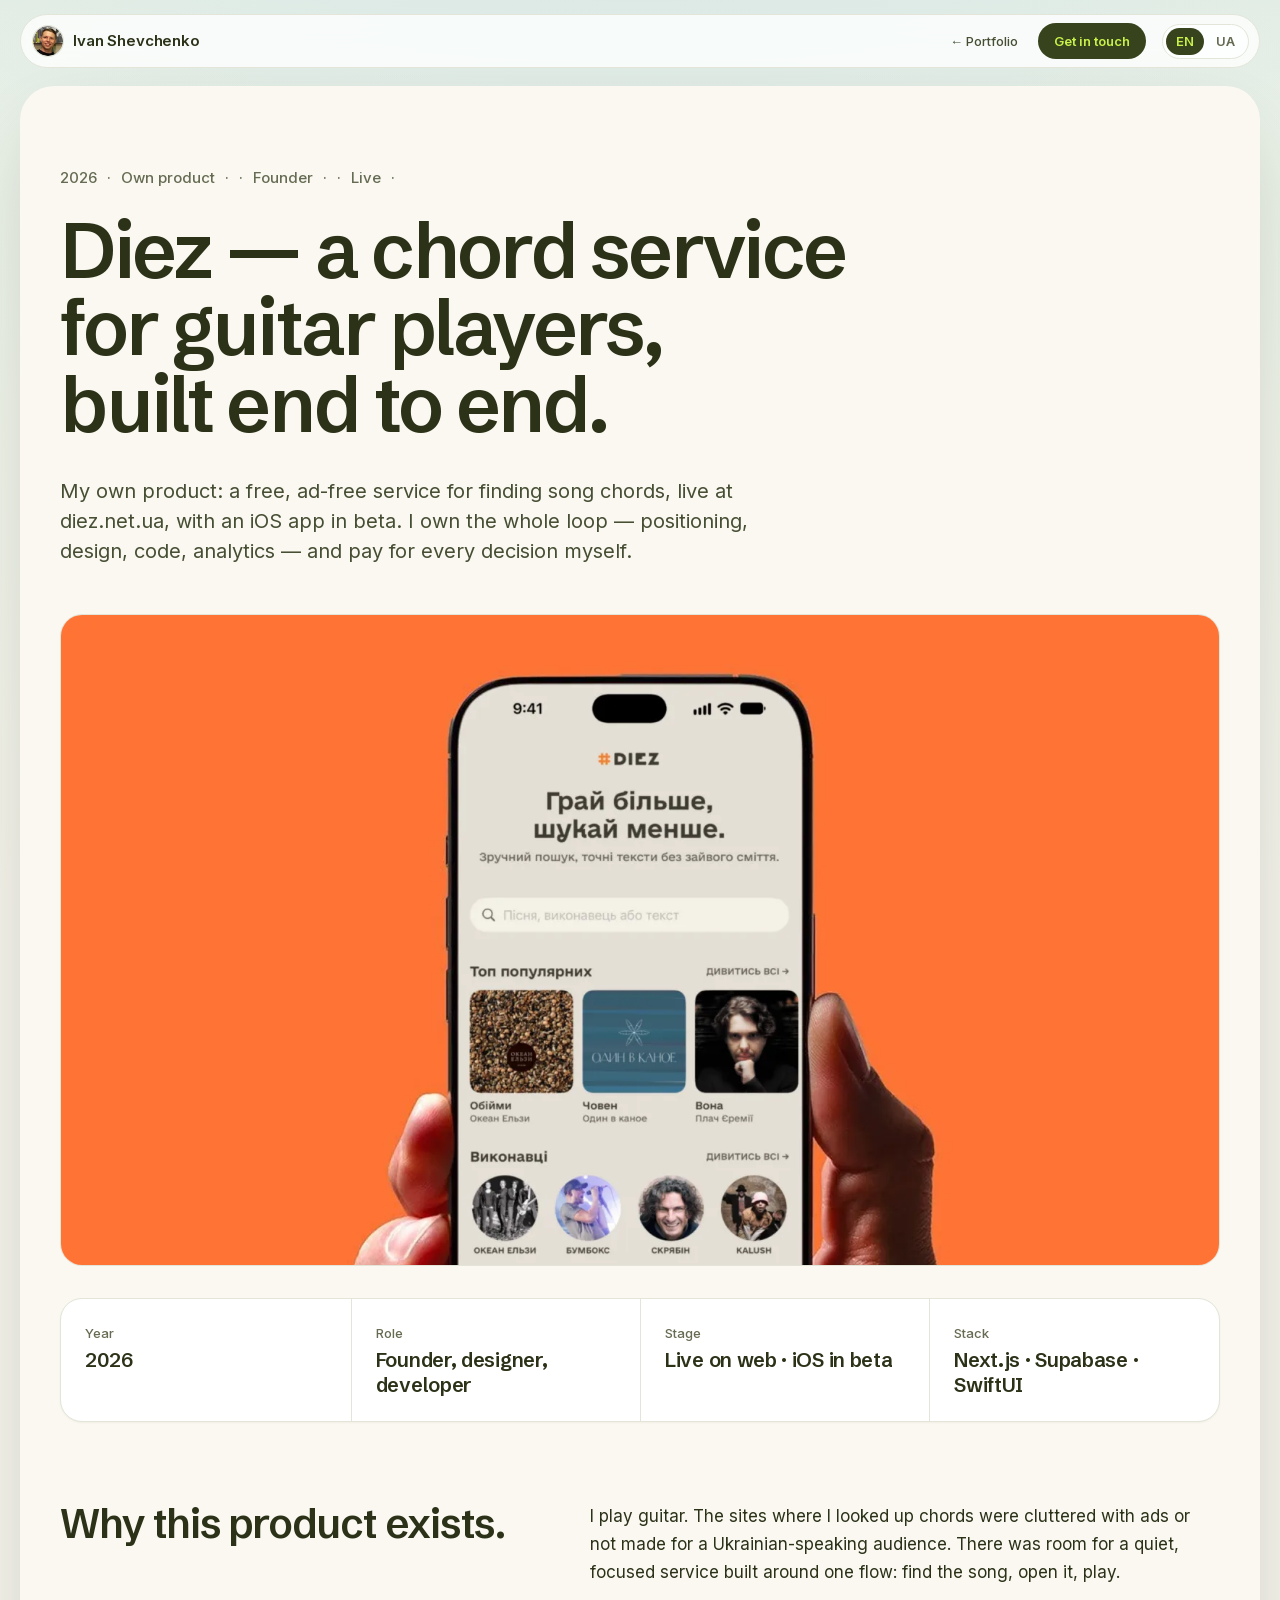
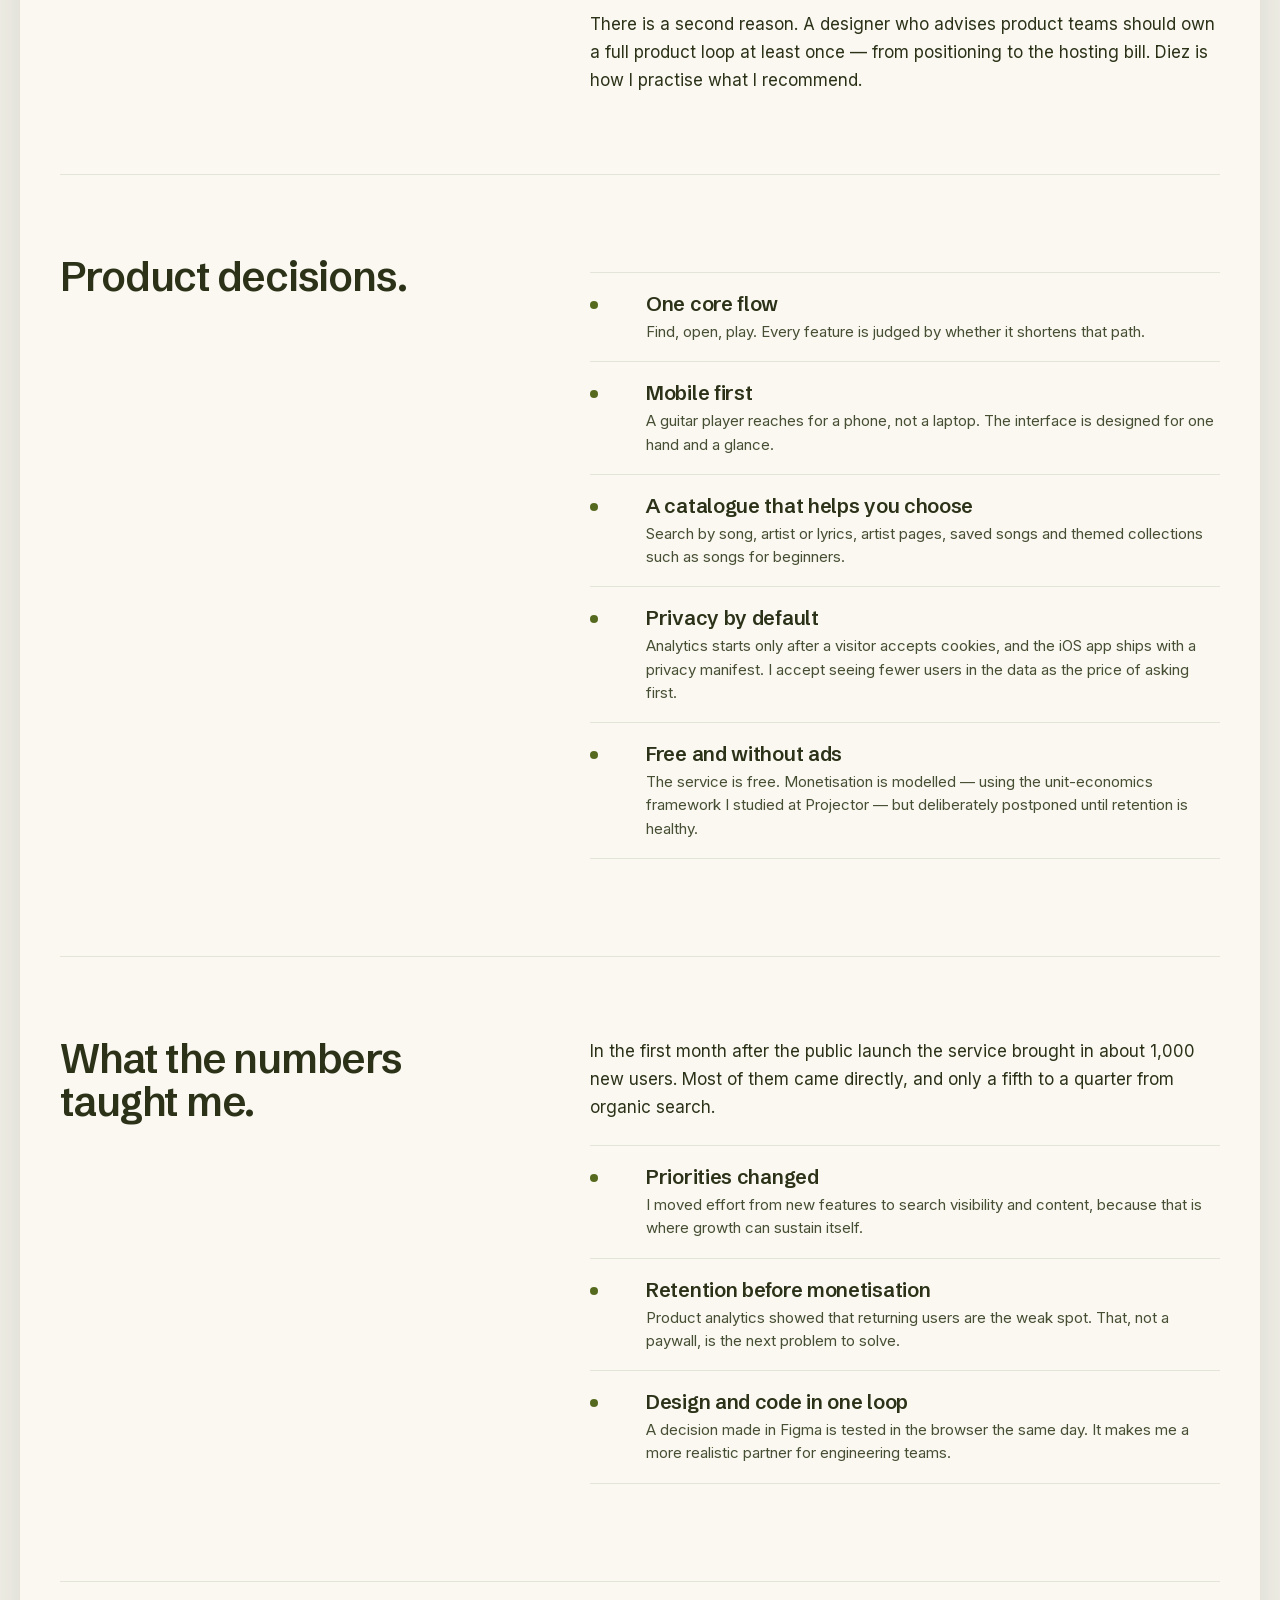
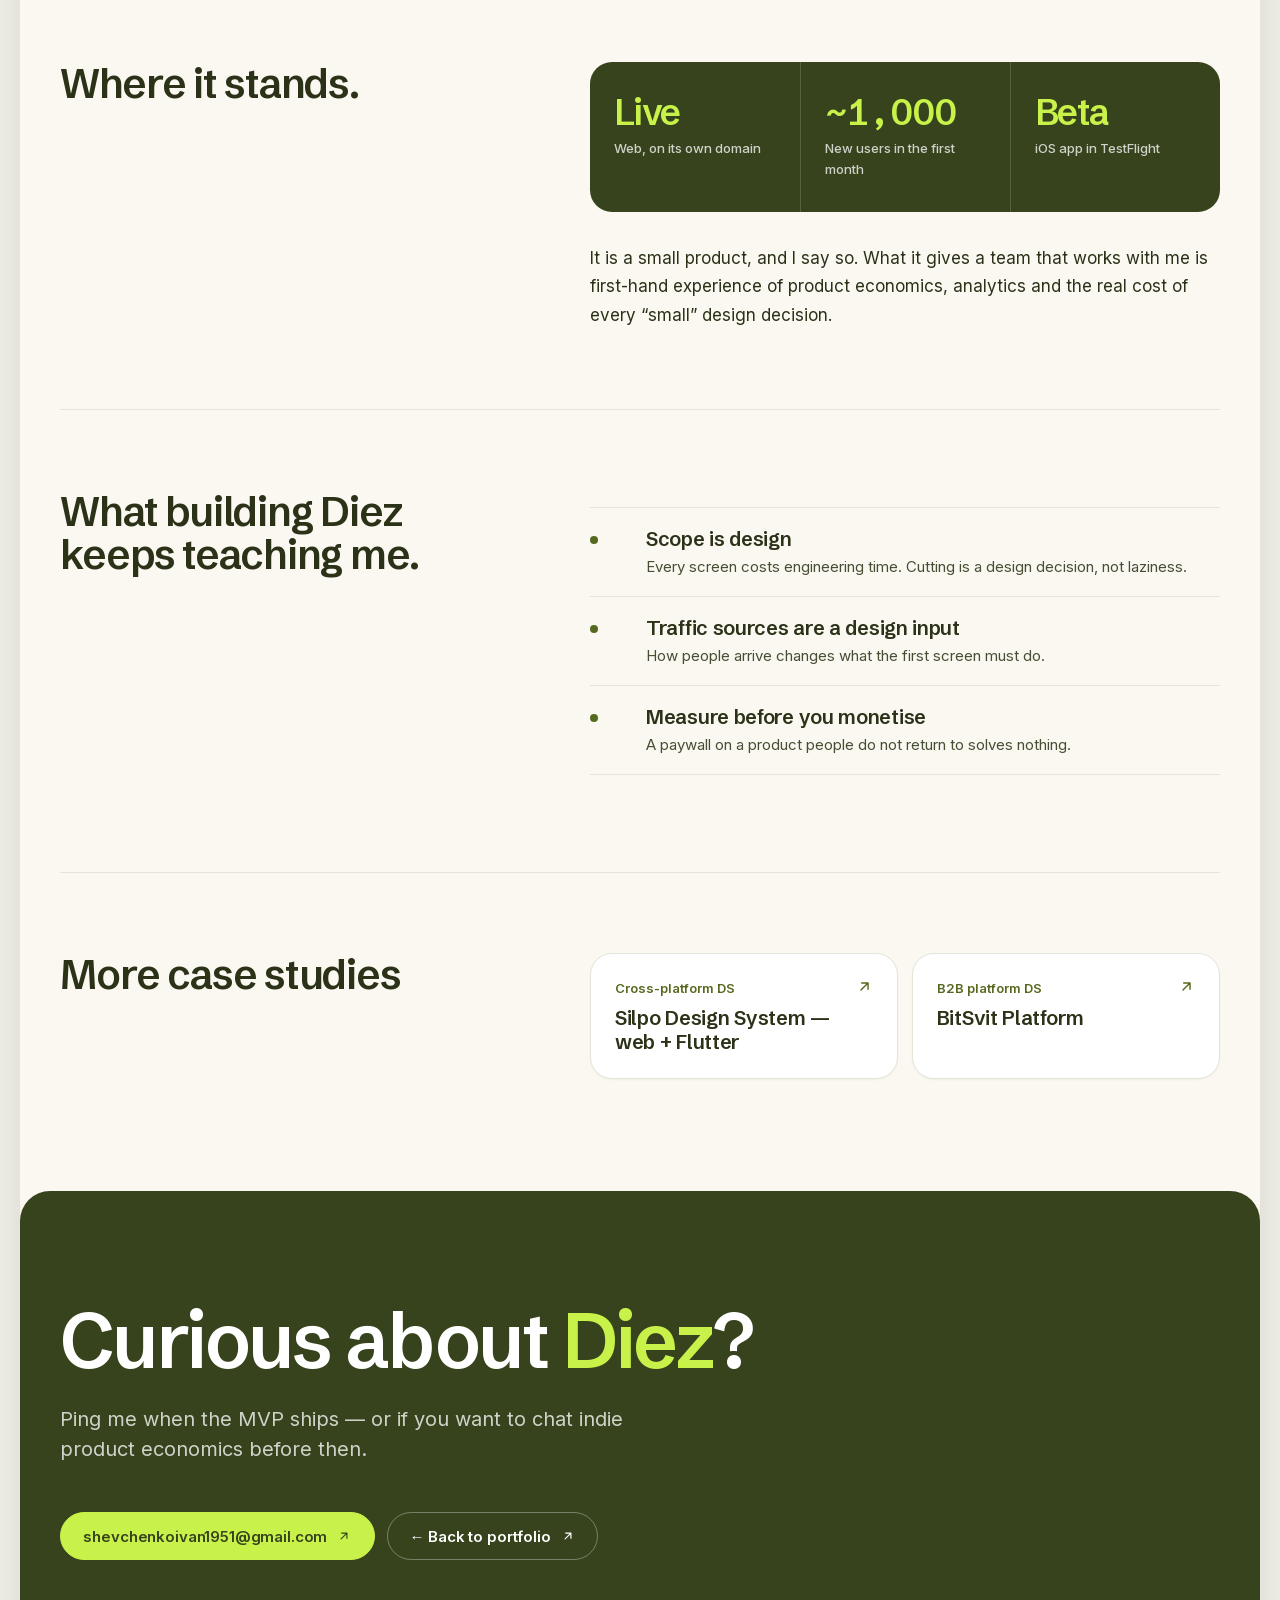
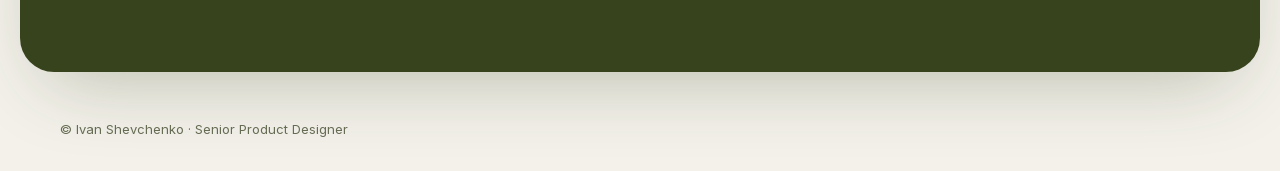
<file: cases/diez/index.html>
<!doctype html>
<html lang="en">
<head>
  <meta charset="utf-8" />
  <link rel="canonical" href="https://shevchenko-ivan.github.io/hire/cases/diez/" />
  <meta name="viewport" content="width=device-width, initial-scale=1" />
  <title>Diez — Case · Ivan Shevchenko</title>
  <meta name="description" content="Diez: my own product — a free chord service for Ukrainian guitar players, live on the web with an iOS app in beta. I own strategy, design, code and analytics." />
  <meta name="theme-color" content="#37431d" />
  <link rel="icon" href="../../assets/favicon.svg?v=2" type="image/svg+xml" />
  <meta property="og:type" content="website" />
  <meta property="og:title" content="Diez — Case · Ivan Shevchenko" />
  <meta property="og:description" content="Diez: my own product — a free chord service for Ukrainian guitar players, live on the web with an iOS app in beta. I own strategy, design, code and analytics." />
  <meta property="og:image" content="https://shevchenko-ivan.github.io/hire/assets/og.png" />
  <meta name="twitter:card" content="summary_large_image" />
  <link rel="preload" href="../../assets/fonts/schibsted-grotesk-latin.woff2" as="font" type="font/woff2" crossorigin>
  <link rel="preload" href="../../assets/fonts/inter-latin.woff2" as="font" type="font/woff2" crossorigin>
  <link rel="stylesheet" href="../../styles/main.css?v=6994f060" />
  <script>document.documentElement.classList.add('js')</script>
</head>
<body>
  <a class="skip-link" href="#main" data-i18n="a11y.skip">Skip to content</a>

  <header class="nav">
    <div class="wrap nav__inner">
      <a href="../../" class="nav__brand" data-home>
        <span class="nav__brand-mark">IS</span>
        <span>Ivan Shevchenko</span>
      </a>
      <div class="nav__right">
        <a href="../../" class="nav__meta nav__back" data-home data-i18n="nav.back">← Portfolio</a>
        <a class="nav__cta" href="#contact" data-i18n="nav.cta">Get in touch</a>
        <button class="lang-switch" type="button">
          <span class="lang-switch__opt" data-lang="en">EN</span>
          <span class="lang-switch__opt" data-lang="ua">UA</span>
          <span class="sr-only lang-switch__hint"> — Українська версія</span>
        </button>
      </div>
    </div>
  </header>

  <main id="main" class="sheet">
    <section class="case-hero wrap">
      <div class="case-hero__meta">
        <span>2026</span><span><span class="only-en">Own product</span><span class="only-ua">Власний продукт</span></span><span><span class="only-en">Founder</span><span class="only-ua">Засновник</span></span><span><span class="only-en">Live</span><span class="only-ua">Працює</span></span>
      </div>
      <h1 class="case-hero__title"><span class="only-en">Diez — a chord service for guitar players, built end to end.</span><span class="only-ua">Diez — сервіс акордів для гітаристів, створений від початку до кінця.</span></h1>
      <p class="case-hero__sub"><span class="only-en">My own product: a free, ad-free service for finding song chords, live at diez.net.ua, with an iOS app in beta. I own the whole loop — positioning, design, code, analytics — and pay for every decision myself.</span><span class="only-ua">Мій власний продукт: безкоштовний сервіс без реклами для пошуку акордів до пісень. Він працює на diez.net.ua, а застосунок для iOS — у бета-версії. Я відповідаю за весь цикл — позиціонування, дизайн, код, аналітику — і за кожне рішення плачу сам.</span></p>
    </section>

    <section class="case-cover">
      <div class="wrap">
        <div class="case-cover__inner case-cover__inner--art"><img src="../../assets/cases/diez/cover.webp" srcset="../../assets/cases/diez/cover-800.webp 800w, ../../assets/cases/diez/cover.webp 1600w" sizes="(min-width: 1280px) 1200px, 100vw" width="1600" height="1200" alt="Diez home screen on a phone held in a hand: song search, top songs, artists and themed collections" fetchpriority="high" decoding="async" style="object-position: center top"></div>
      </div>
    </section>

    <div class="wrap">
      <div class="case-facts">
        <div class="fact"><div class="fact__label"><span class="only-en">Year</span><span class="only-ua">Рік</span></div><div class="fact__value">2026</div></div>
        <div class="fact"><div class="fact__label"><span class="only-en">Role</span><span class="only-ua">Роль</span></div><div class="fact__value"><span class="only-en">Founder, designer, developer</span><span class="only-ua">Засновник, дизайнер, розробник</span></div></div>
        <div class="fact"><div class="fact__label"><span class="only-en">Stage</span><span class="only-ua">Стадія</span></div><div class="fact__value"><span class="only-en">Live on web · iOS in beta</span><span class="only-ua">Працює у вебі · iOS у беті</span></div></div>
        <div class="fact"><div class="fact__label"><span class="only-en">Stack</span><span class="only-ua">Стек</span></div><div class="fact__value"><span class="only-en">Next.js · Supabase · SwiftUI</span><span class="only-ua">Next.js · Supabase · SwiftUI</span></div></div>
      </div>
    </div>

    <div class="wrap">
      <section class="case-section">
        <div class="case-section__head">
          <h2 class="case-section__title"><span class="only-en">Why this product exists.</span><span class="only-ua">Навіщо існує цей продукт.</span></h2>
        </div>
        <div class="case-section__body">
          <p><span class="only-en">I play guitar. The sites where I looked up chords were cluttered with ads or not made for a Ukrainian-speaking audience. There was room for a quiet, focused service built around one flow: find the song, open it, play.</span><span class="only-ua">Я граю на гітарі. Сайти, де я шукав акорди, були перевантажені рекламою або не створені для україномовної аудиторії. Тут було місце для тихого, зосередженого сервісу з одним сценарієм: знайди пісню, відкрий, грай.</span></p>
          <p><span class="only-en">There is a second reason. A designer who advises product teams should own a full product loop at least once — from positioning to the hosting bill. Diez is how I practise what I recommend.</span><span class="only-ua">Є й друга причина. Дизайнер, який консультує продуктові команди, має хоч раз сам пройти повний продуктовий цикл — від позиціонування до рахунку за хостинг. Diez — це спосіб робити те, що я раджу іншим.</span></p>
        </div>
      </section>

      <section class="case-section">
        <div class="case-section__head">
          <h2 class="case-section__title"><span class="only-en">Product decisions.</span><span class="only-ua">Продуктові рішення.</span></h2>
        </div>
        <div class="case-section__body">
          <ul class="case-list case-list--bullets">
            <li><div><strong><span class="only-en">One core flow</span><span class="only-ua">Один основний сценарій</span></strong><span class="case-list__sub"><span class="only-en">Find, open, play. Every feature is judged by whether it shortens that path.</span><span class="only-ua">Знайти, відкрити, грати. Кожну функцію я оцінюю за тим, чи скорочує вона цей шлях.</span></span></div></li>
            <li><div><strong><span class="only-en">Mobile first</span><span class="only-ua">Mobile-first</span></strong><span class="case-list__sub"><span class="only-en">A guitar player reaches for a phone, not a laptop. The interface is designed for one hand and a glance.</span><span class="only-ua">Гітарист тягнеться до телефона, а не до ноутбука. Інтерфейс розрахований на одну руку й побіжний погляд.</span></span></div></li>
            <li><div><strong><span class="only-en">A catalogue that helps you choose</span><span class="only-ua">Каталог, який допомагає обрати</span></strong><span class="case-list__sub"><span class="only-en">Search by song, artist or lyrics, artist pages, saved songs and themed collections such as songs for beginners.</span><span class="only-ua">Пошук за піснею, виконавцем або текстом, сторінки виконавців, збережені пісні й тематичні добірки, наприклад пісні для початківців.</span></span></div></li>
            <li><div><strong><span class="only-en">Privacy by default</span><span class="only-ua">Приватність за замовчуванням</span></strong><span class="case-list__sub"><span class="only-en">Analytics starts only after a visitor accepts cookies, and the iOS app ships with a privacy manifest. I accept seeing fewer users in the data as the price of asking first.</span><span class="only-ua">Аналітика вмикається лише після того, як відвідувач приймає cookies, а застосунок для iOS має privacy manifest. Я погоджуюся бачити в даних менше користувачів — це ціна того, що я спершу питаю.</span></span></div></li>
            <li><div><strong><span class="only-en">Free and without ads</span><span class="only-ua">Безкоштовно й без реклами</span></strong><span class="case-list__sub"><span class="only-en">The service is free. Monetisation is modelled — using the unit-economics framework I studied at Projector — but deliberately postponed until retention is healthy.</span><span class="only-ua">Сервіс безкоштовний. Монетизацію я змоделював за фреймворком юніт-економіки, який вивчав у Projector, але свідомо відклав, доки утримання (retention) не стане здоровим.</span></span></div></li>
          </ul>
        </div>
      </section>

      <section class="case-section">
        <div class="case-section__head">
          <h2 class="case-section__title"><span class="only-en">What the numbers taught me.</span><span class="only-ua">Чого мене навчили цифри.</span></h2>
        </div>
        <div class="case-section__body">
          <p><span class="only-en">In the first month after the public launch the service brought in about 1,000 new users. Most of them came directly, and only a fifth to a quarter from organic search.</span><span class="only-ua">За перший місяць після публічного запуску сервіс отримав близько 1 000 нових користувачів. Більшість прийшла напряму, і лише п’ята-четверта частина — з органічного пошуку.</span></p>
          <ul class="case-list case-list--bullets">
            <li><div><strong><span class="only-en">Priorities changed</span><span class="only-ua">Пріоритети змінилися</span></strong><span class="case-list__sub"><span class="only-en">I moved effort from new features to search visibility and content, because that is where growth can sustain itself.</span><span class="only-ua">Я переніс зусилля з нових функцій на видимість у пошуку та контент, бо саме там зростання може підтримувати себе саме.</span></span></div></li>
            <li><div><strong><span class="only-en">Retention before monetisation</span><span class="only-ua">Утримання перед монетизацією</span></strong><span class="case-list__sub"><span class="only-en">Product analytics showed that returning users are the weak spot. That, not a paywall, is the next problem to solve.</span><span class="only-ua">Продуктова аналітика показала, що слабке місце — користувачі, які повертаються. Саме цю проблему, а не пейвол, треба розв’язувати далі.</span></span></div></li>
            <li><div><strong><span class="only-en">Design and code in one loop</span><span class="only-ua">Дизайн і код в одному циклі</span></strong><span class="case-list__sub"><span class="only-en">A decision made in Figma is tested in the browser the same day. It makes me a more realistic partner for engineering teams.</span><span class="only-ua">Рішення, ухвалене у Figma, я перевіряю в браузері того ж дня. Це робить мене реалістичнішим партнером для інженерних команд.</span></span></div></li>
          </ul>
        </div>
      </section>

      <section class="case-section">
        <div class="case-section__head">
          <h2 class="case-section__title"><span class="only-en">Where it stands.</span><span class="only-ua">Де він зараз.</span></h2>
        </div>
        <div class="case-section__body">
          <div class="outcomes">
            <div><span class="metric__value metric__value--text"><span class="only-en">Live</span><span class="only-ua">Працює</span></span><span class="metric__label"><span class="only-en">Web, on its own domain</span><span class="only-ua">Веб, на власному домені</span></span></div>
            <div><span class="metric__value metric__value--text">~1,000</span><span class="metric__label"><span class="only-en">New users in the first month</span><span class="only-ua">Нових користувачів за перший місяць</span></span></div>
            <div><span class="metric__value metric__value--text"><span class="only-en">Beta</span><span class="only-ua">Бета</span></span><span class="metric__label"><span class="only-en">iOS app in TestFlight</span><span class="only-ua">Застосунок для iOS у TestFlight</span></span></div>
          </div>
          <p class="outcomes__note"><span class="only-en">It is a small product, and I say so. What it gives a team that works with me is first-hand experience of product economics, analytics and the real cost of every “small” design decision.</span><span class="only-ua">Це невеликий продукт, і я цього не приховую. Команді, яка працює зі мною, він дає мій особистий досвід продуктової економіки, аналітики та реальної ціни кожного «дрібного» дизайн-рішення.</span></p>
        </div>
      </section>

      <section class="case-section">
        <div class="case-section__head">
          <h2 class="case-section__title"><span class="only-en">What building Diez keeps teaching me.</span><span class="only-ua">Чого мене й далі вчить Diez.</span></h2>
        </div>
        <div class="case-section__body">
          <ul class="case-list case-list--bullets">
            <li><div><strong><span class="only-en">Scope is design</span><span class="only-ua">Обсяг — це дизайн</span></strong><span class="case-list__sub"><span class="only-en">Every screen costs engineering time. Cutting is a design decision, not laziness.</span><span class="only-ua">Кожен екран коштує часу розробки. Скорочувати — це дизайн-рішення, а не лінощі.</span></span></div></li>
            <li><div><strong><span class="only-en">Traffic sources are a design input</span><span class="only-ua">Джерела трафіку — вхідні дані для дизайну</span></strong><span class="case-list__sub"><span class="only-en">How people arrive changes what the first screen must do.</span><span class="only-ua">Те, як люди приходять, змінює завдання першого екрана.</span></span></div></li>
            <li><div><strong><span class="only-en">Measure before you monetise</span><span class="only-ua">Спершу виміряй, потім монетизуй</span></strong><span class="case-list__sub"><span class="only-en">A paywall on a product people do not return to solves nothing.</span><span class="only-ua">Пейвол у продукті, до якого не повертаються, нічого не розв’язує.</span></span></div></li>
          </ul>
        </div>
      </section>

      <section class="case-section">
        <div class="case-section__head">
          <h2 class="case-section__title" data-i18n="case.related.also">More case studies</h2>
        </div>
        <div class="related">
          <a class="related__card" href="../silpo-design-system/">
            <div class="related__kicker"><span class="only-en">Cross-platform DS</span><span class="only-ua">Кросплатформна дизайн-система</span></div>
            <div class="related__title" data-i18n="t.b6bec687">Silpo Design System — web + Flutter</div>
          </a>
          <a class="related__card" href="../bos-design-system/">
            <div class="related__kicker" data-i18n="t.c26dc6cd">B2B platform DS</div>
            <div class="related__title"><span class="only-en">BitSvit Platform</span><span class="only-ua">BitSvit Platform</span></div>
          </a>
        </div>
      </section>
    </div>

    <section id="contact" class="contact">
      <div class="wrap">
        <h2 class="contact__title" data-i18n="contact.diez.title">Curious about <em><span class="only-en">Diez</span><span class="only-ua">Diez</span></em>?</h2>
        <p class="contact__lede" data-i18n="contact.brief.diez">Ping me when the MVP ships — or if you want to chat indie product economics before then.</p>
        <div class="contact__row">
          <a class="contact__link" href="mailto:shevchenkoivan1951@gmail.com" data-i18n="contact.linkPing">shevchenkoivan1951@gmail.com</a>
          <a class="contact__link" href="../../" data-home data-i18n="contact.backToPortfolio">← Back to portfolio</a>
        </div>
      </div>
    </section>
  </main>

  <footer class="wrap foot">
    <span data-i18n="foot.copy">© Ivan Shevchenko · Senior Product Designer</span>
  </footer>

  <script src="../../scripts/anim.js?v=e52e3bde" defer></script>
  <script src="../../scripts/i18n.js?v=383647df" defer></script>
</body>
</html>
</file>
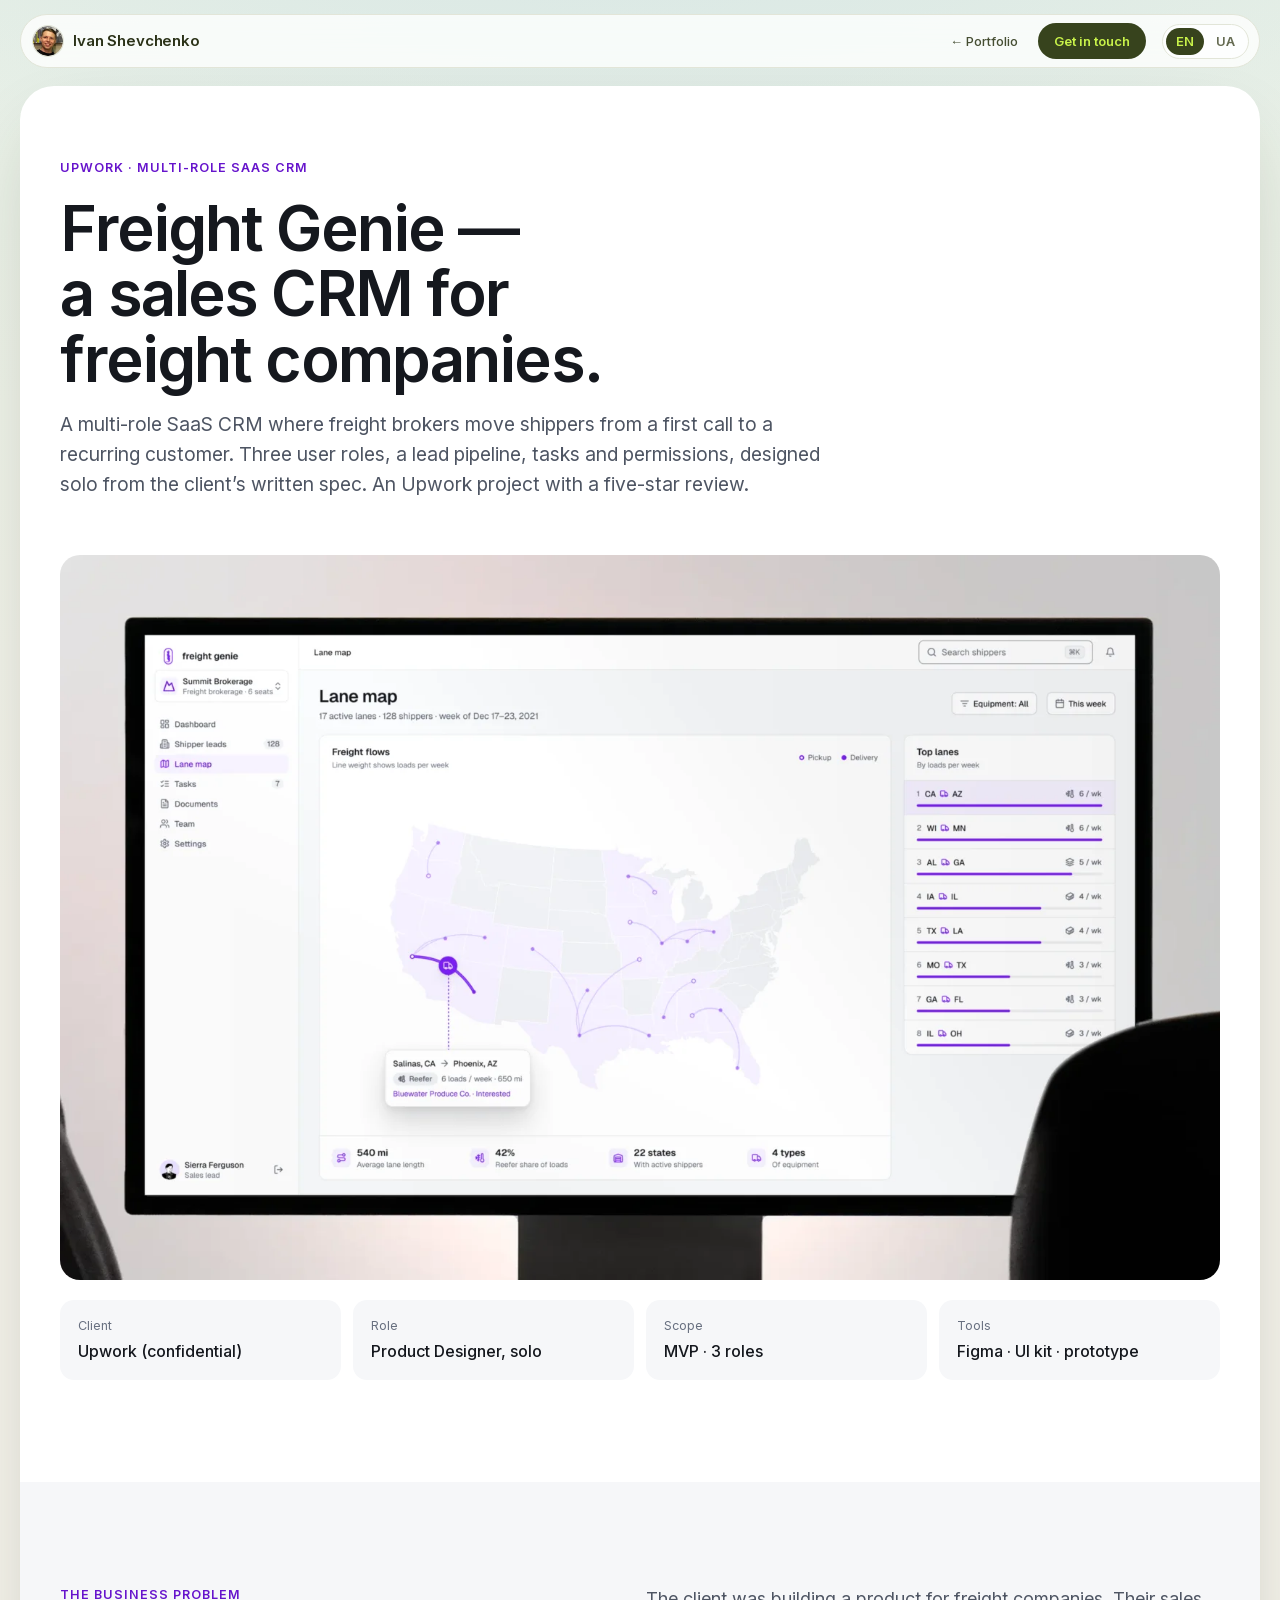
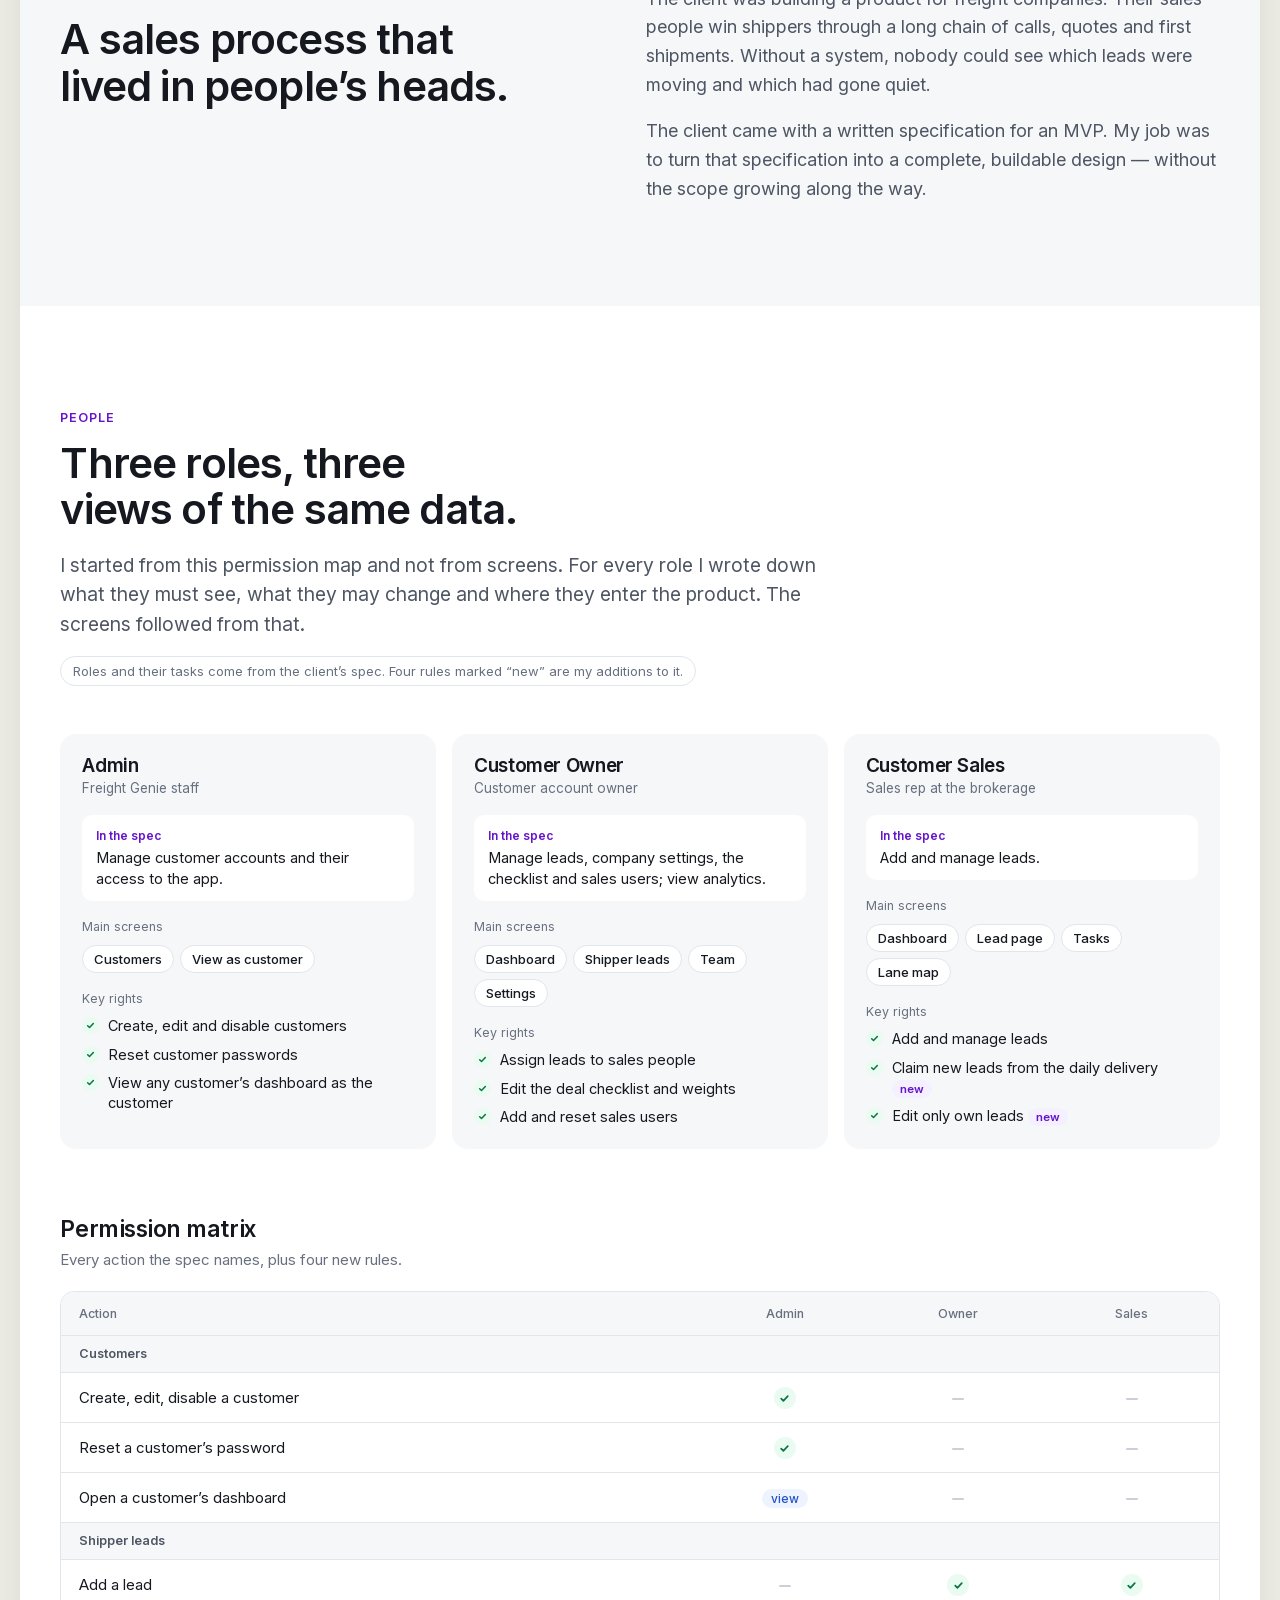
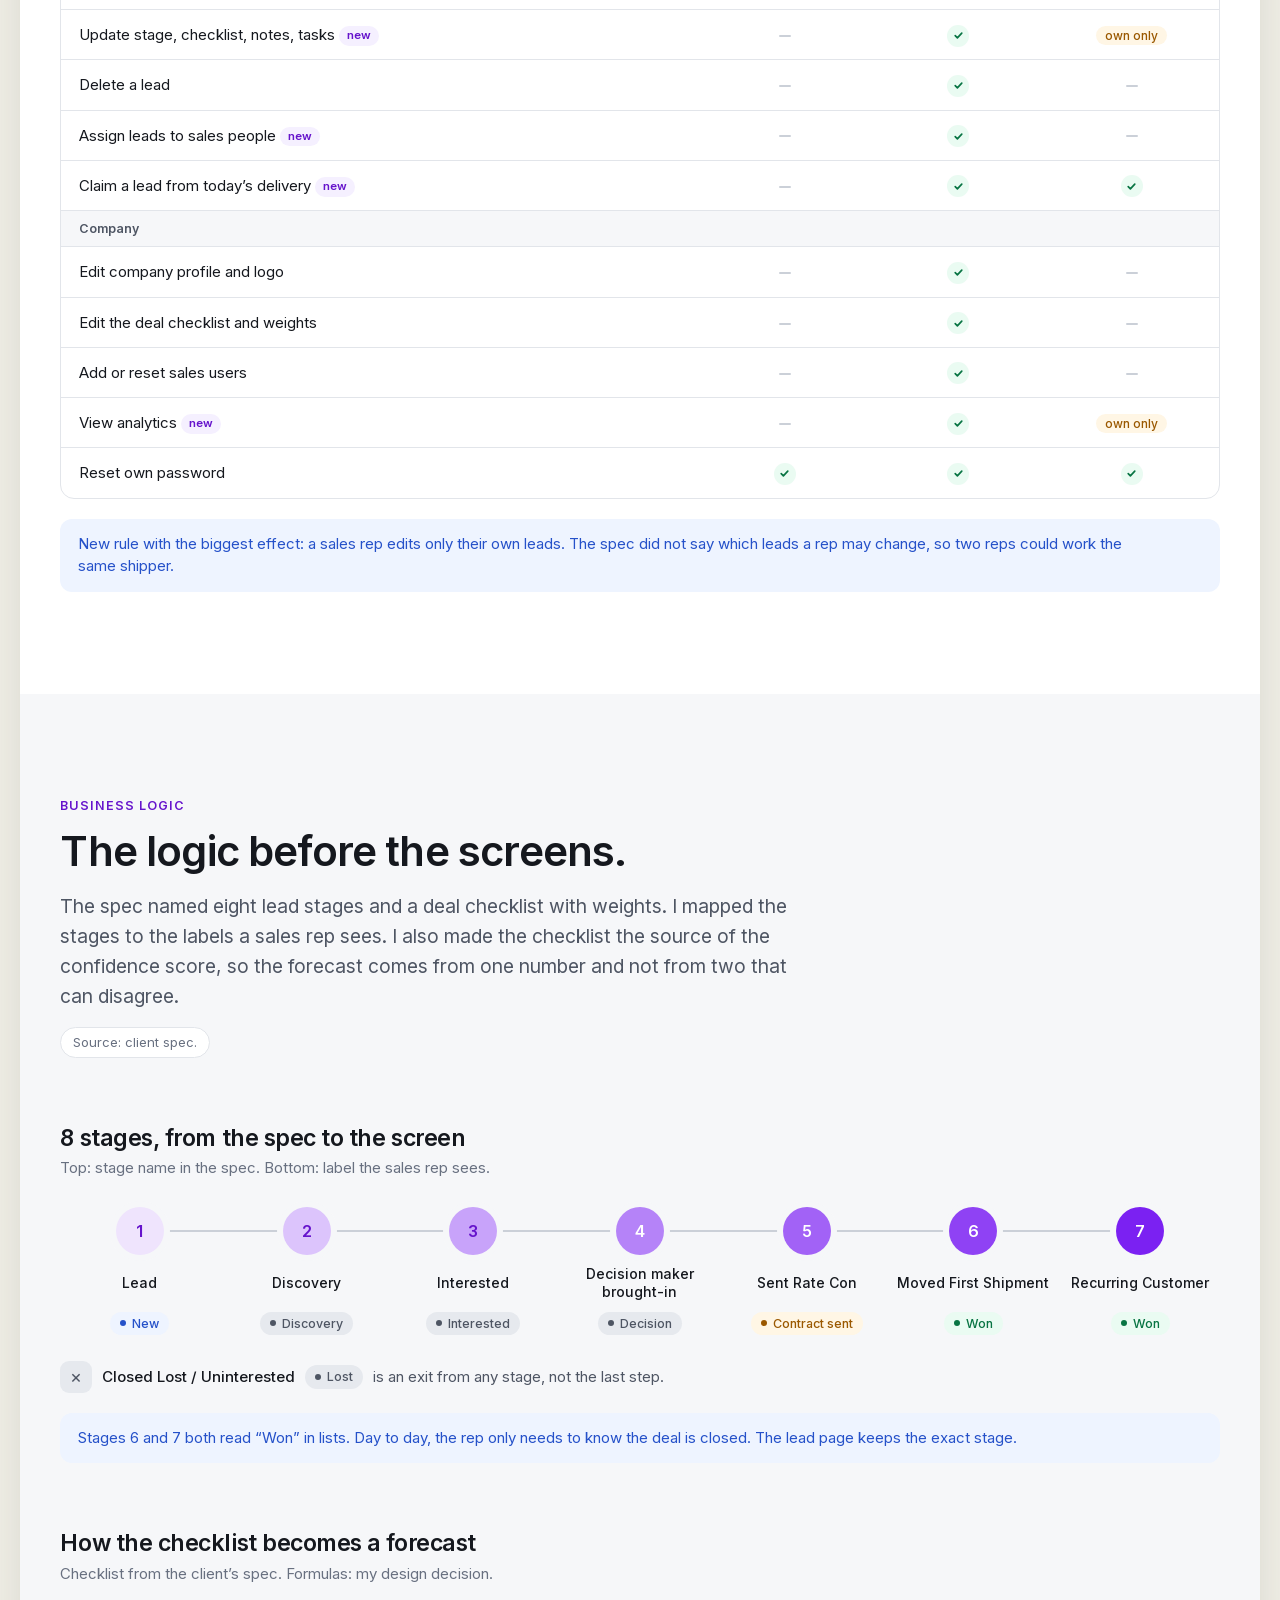
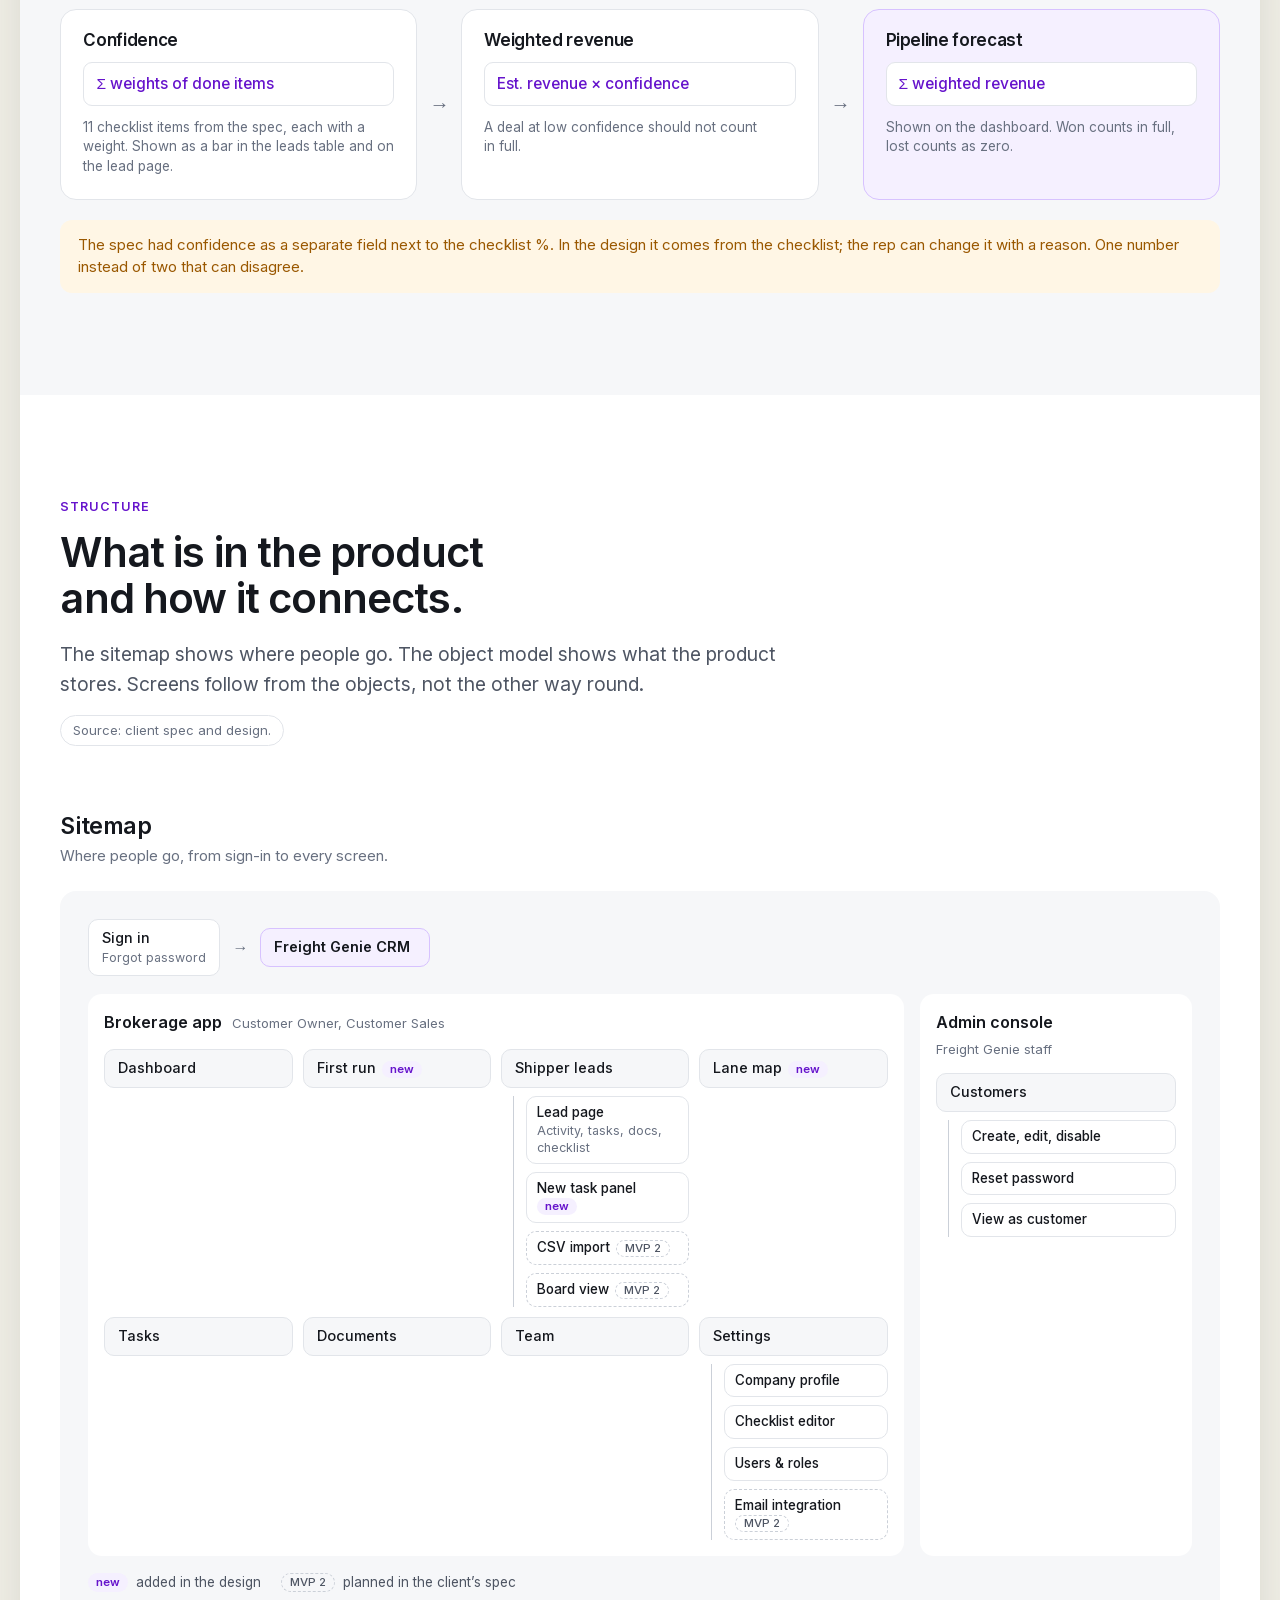
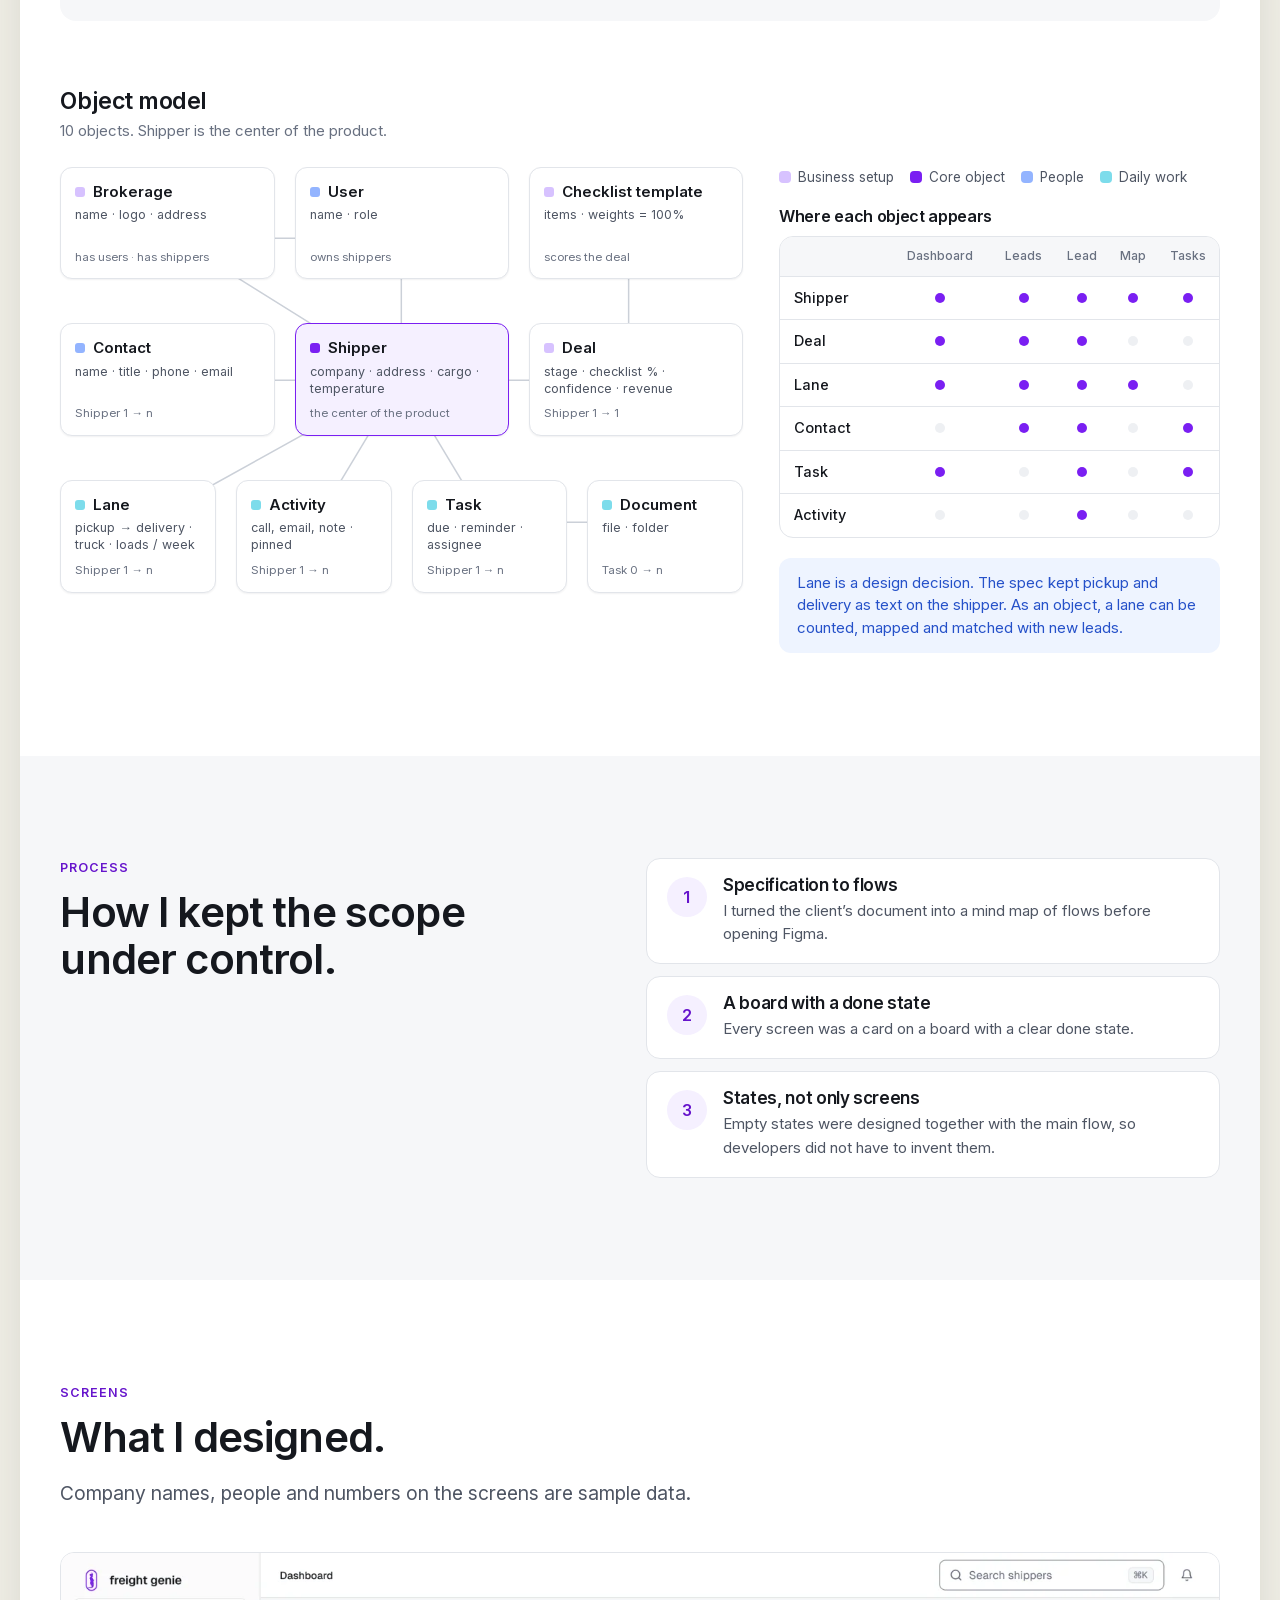
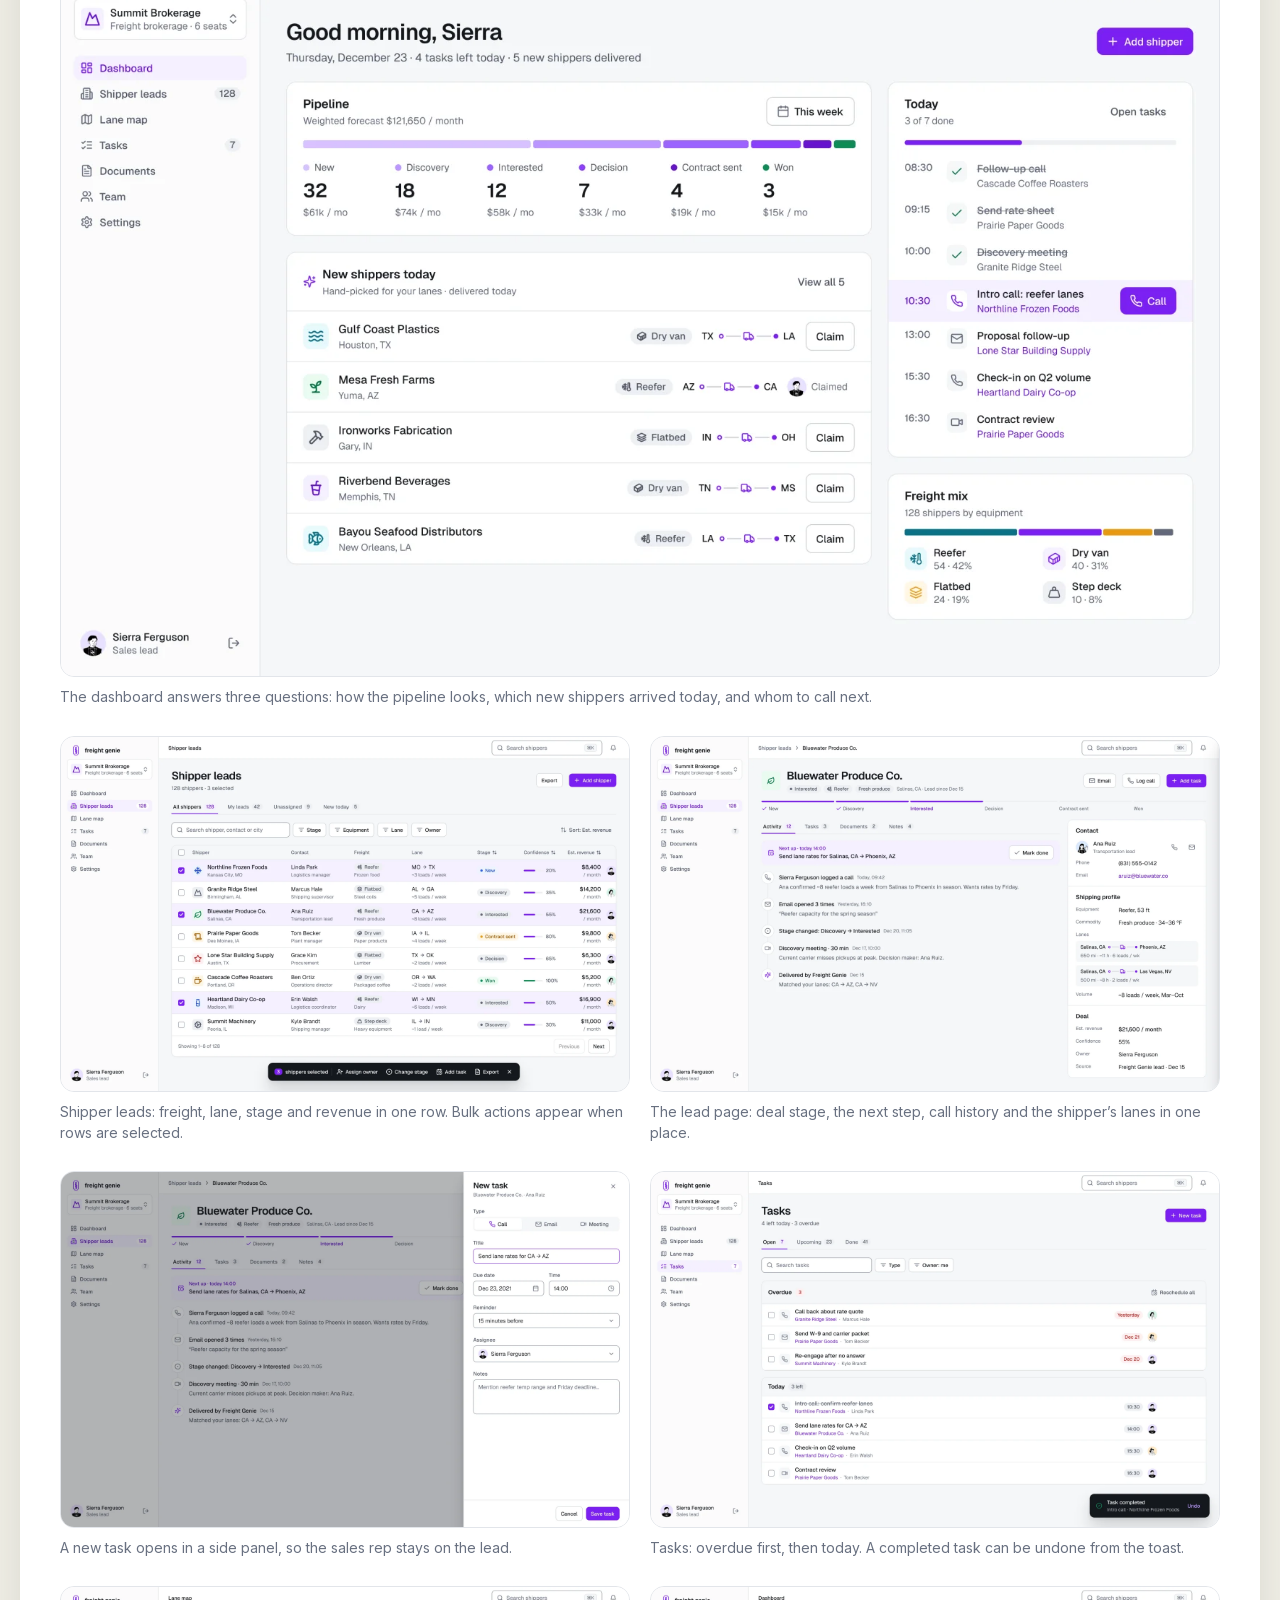
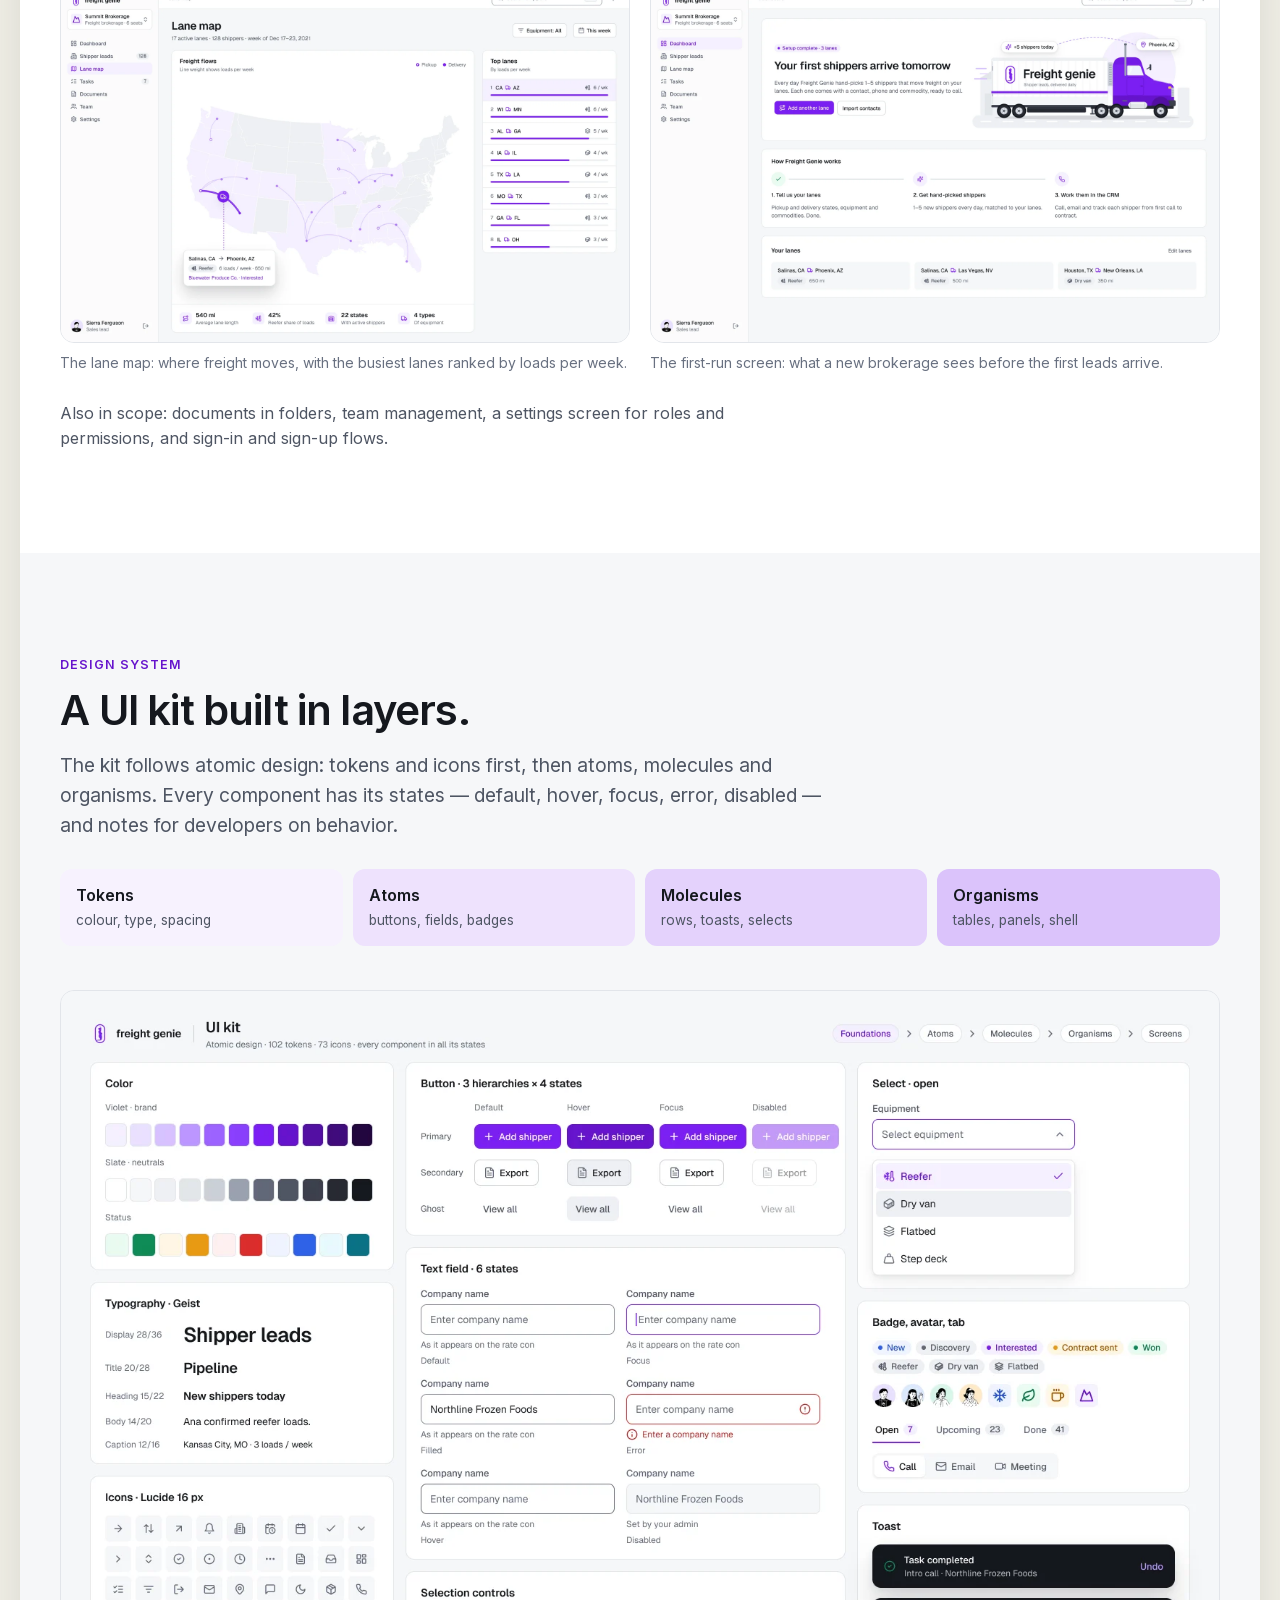
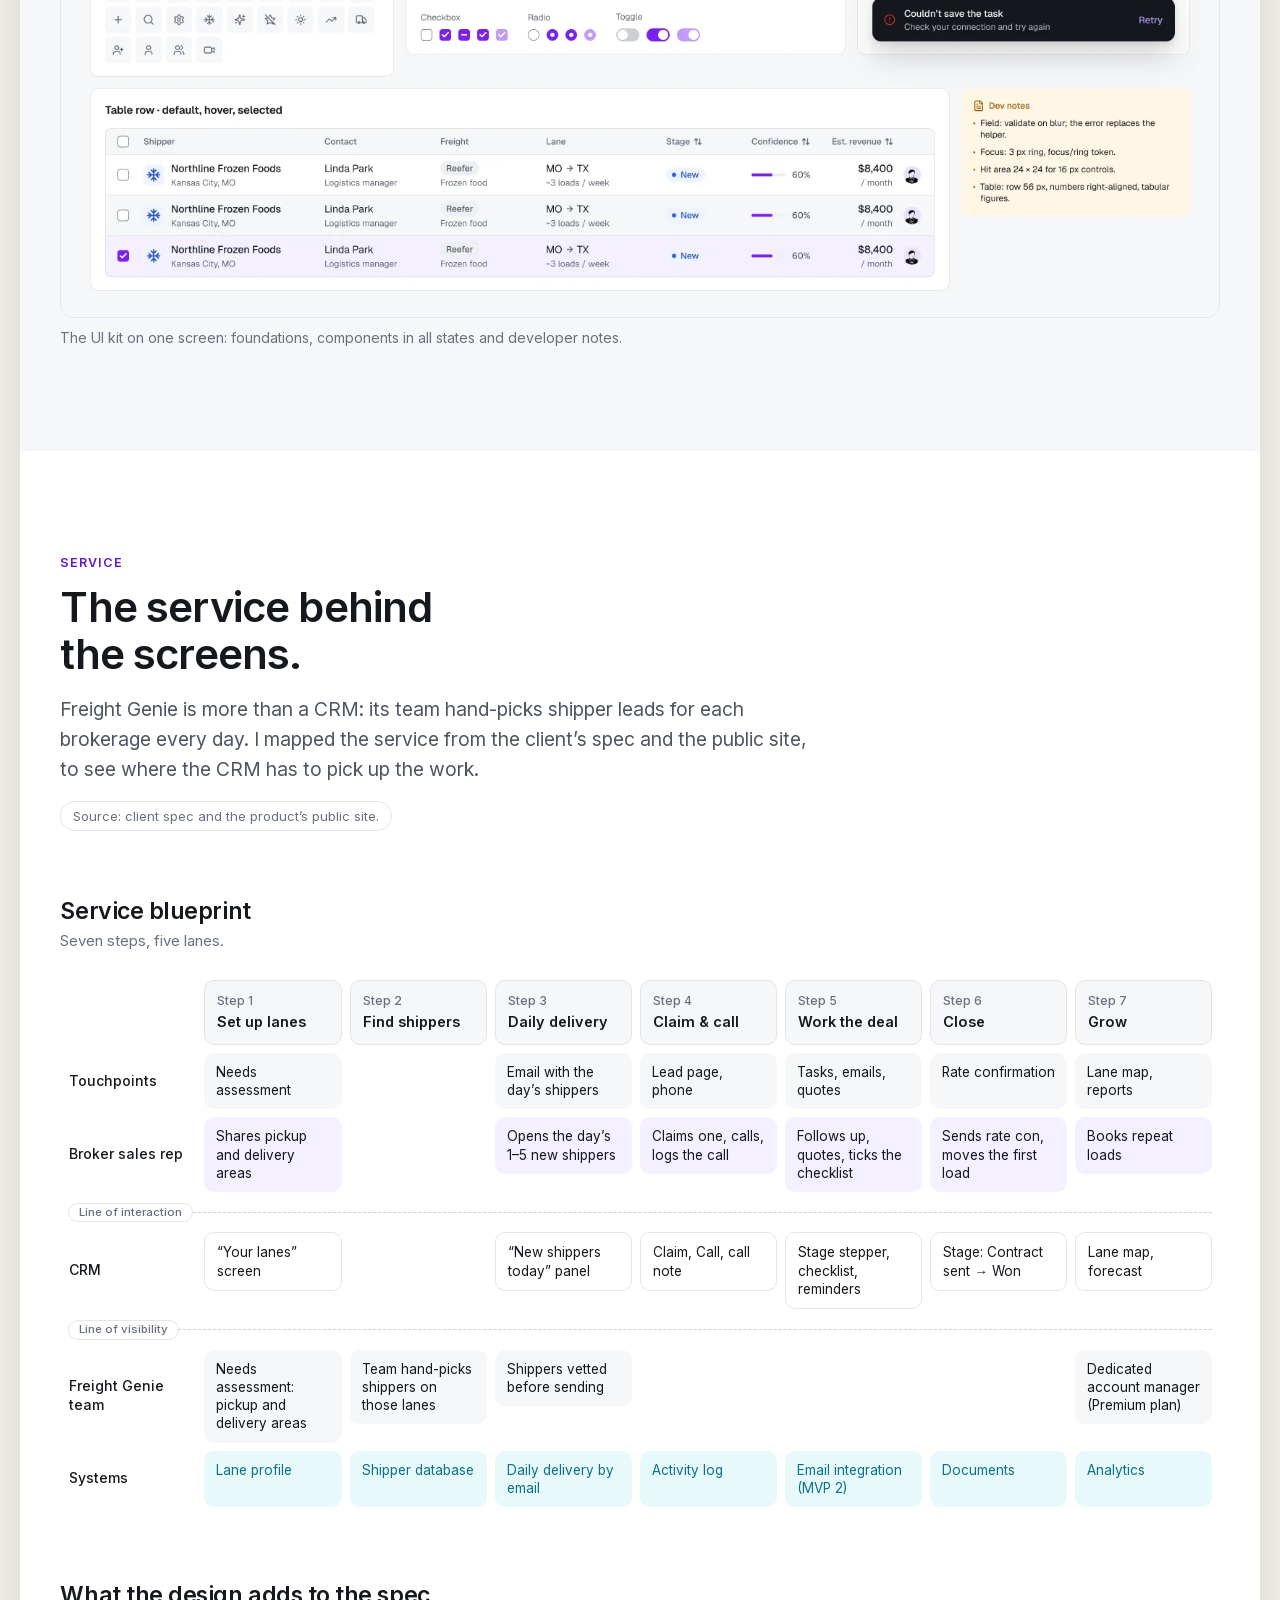
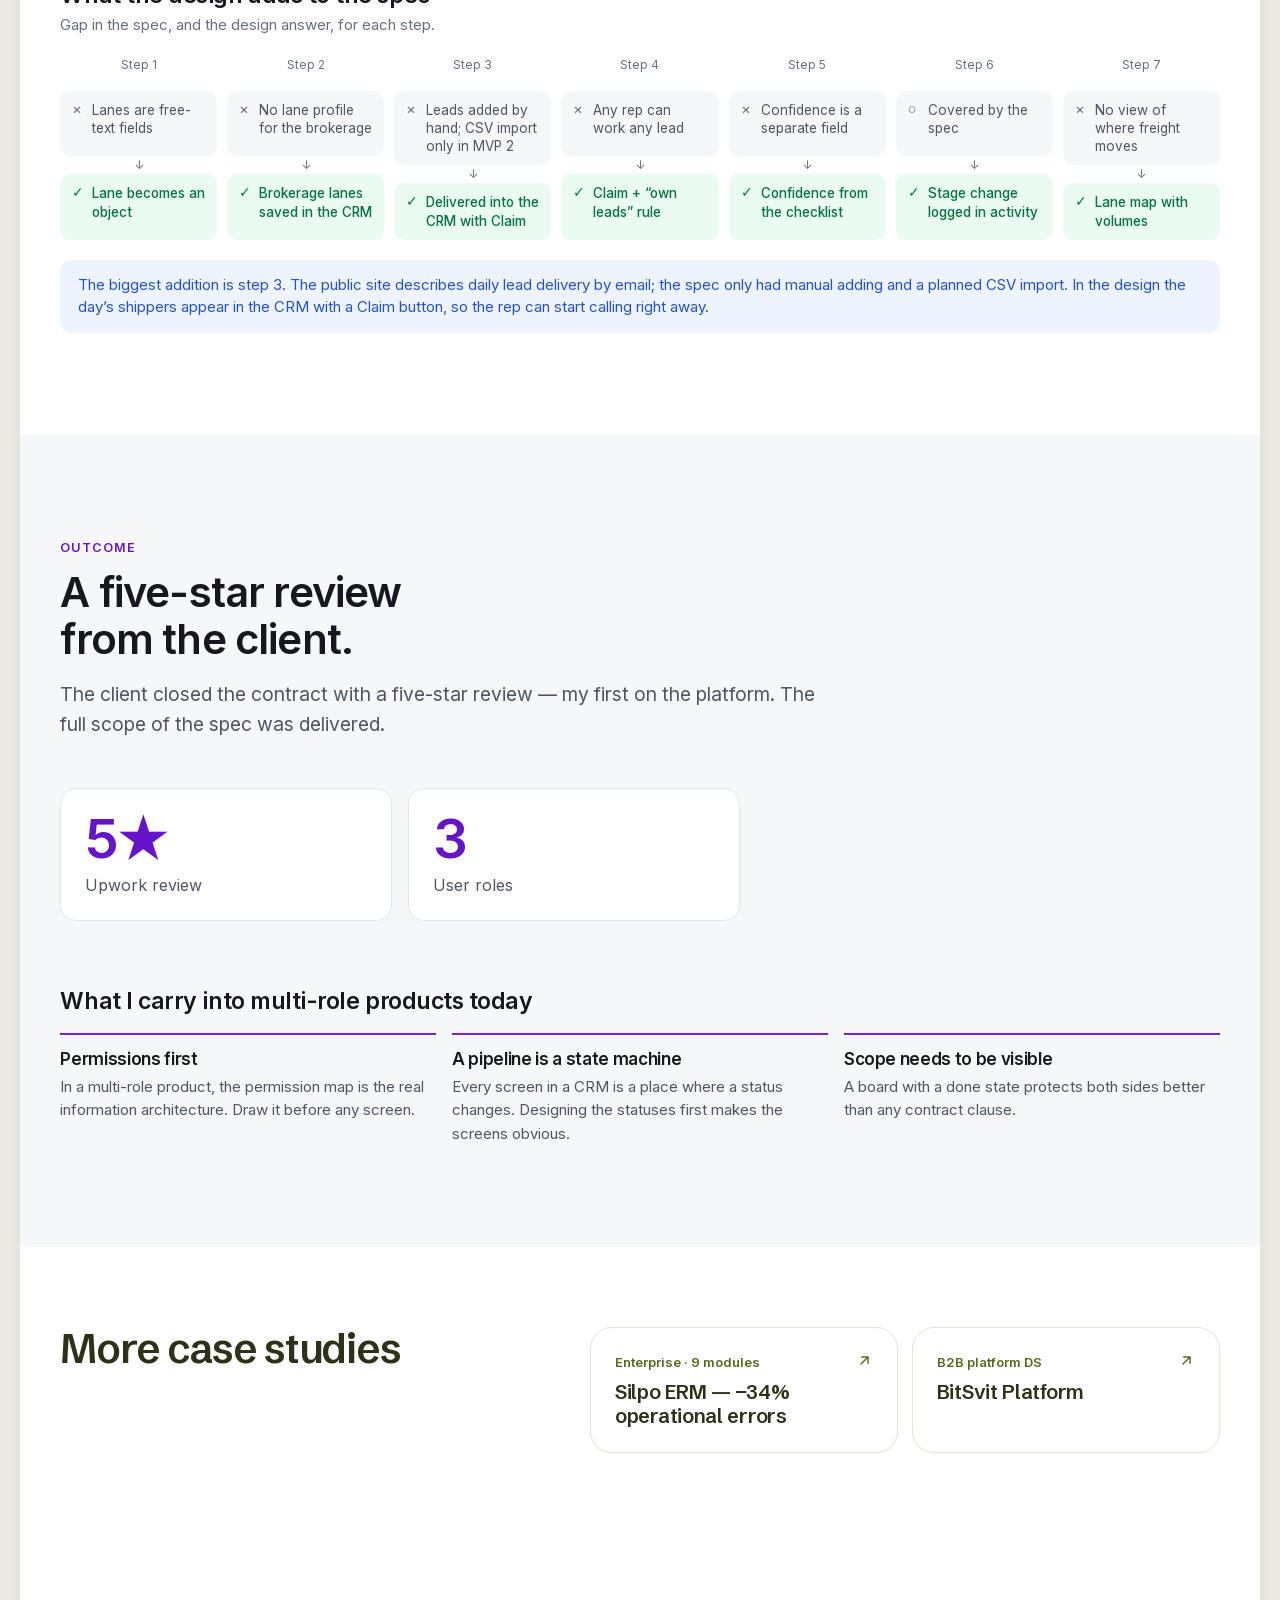
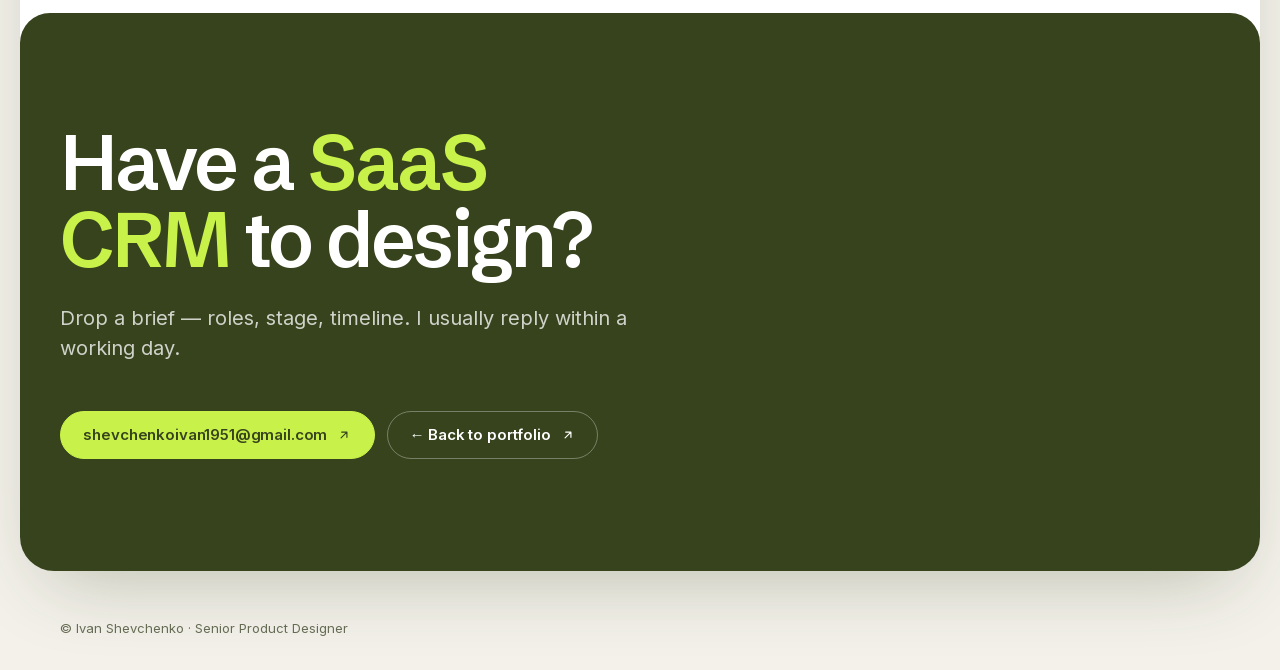
<file: cases/freight-genie/index.html>
<!doctype html>
<html lang="en">
<head>
  <meta charset="utf-8" />
  <link rel="canonical" href="https://shevchenko-ivan.github.io/hire/cases/freight-genie/" />
  <meta name="viewport" content="width=device-width, initial-scale=1" />
  <title>Freight Genie — Case · Ivan Shevchenko</title>
  <meta name="description" content="Freight Genie: a multi-role sales CRM for freight brokers — lead pipeline, tasks, documents, roles and permissions. An Upwork project with a five-star review." />
  <meta name="theme-color" content="#37431d" />
  <link rel="icon" href="../../assets/favicon.svg?v=2" type="image/svg+xml" />
  <meta property="og:type" content="website" />
  <meta property="og:title" content="Freight Genie — Case · Ivan Shevchenko" />
  <meta property="og:description" content="Freight Genie: a multi-role sales CRM for freight brokers — lead pipeline, tasks, documents, roles and permissions. An Upwork project with a five-star review." />
  <meta property="og:image" content="https://shevchenko-ivan.github.io/hire/assets/og.png" />
  <meta name="twitter:card" content="summary_large_image" />
  <link rel="preload" href="../../assets/fonts/schibsted-grotesk-latin.woff2" as="font" type="font/woff2" crossorigin>
  <link rel="preload" href="../../assets/fonts/inter-latin.woff2" as="font" type="font/woff2" crossorigin>
  <link rel="stylesheet" href="../../styles/main.css?v=6994f060" />
  <script>document.documentElement.classList.add('js')</script>
  <style id="fg-css">
/* Freight Genie case — scoped to .fg / .fgx. The product's own register: violet accent, slate grays, rounded cards, dot badges. */
.sheet.fg{--f-ink:#15181e;--f-soft:#4e5563;--f-mute:#687080;--f-line:#e2e5ea;--f-line2:#cbd0d8;--f-bg:#f6f7f9;--f-bg2:#eef0f3;
  --f-acc:#7a1ff2;--f-acc-t:#6614cc;--f-acc-bg:#f5f0ff;--f-acc-ln:#d7c2ff;background:#fff;overflow:hidden}
.fgx{color:var(--f-ink);font-family:var(--font-sans,Inter,system-ui,sans-serif);font-size:16px;line-height:1.55}
.fgx>section{padding:clamp(56px,8vw,104px) 0}
.fgx>section.fg-band{background:var(--f-bg)}
.fgx h1,.fgx h2,.fgx h3,.fgx h4{font-family:inherit;margin:0;letter-spacing:-.02em}
.fgx p,.fgx figure,.fgx ul,.fgx ol,.fgx dl{margin:0}
.fgx ul,.fgx ol{padding:0;list-style:none}
.fg-eb{font-size:12.5px;font-weight:600;letter-spacing:.08em;text-transform:uppercase;color:var(--f-acc-t)}
.fgx h1{font-weight:600;font-size:clamp(2.2rem,5.4vw,3.9rem);line-height:1.05;letter-spacing:-.03em;max-width:17ch;margin-top:18px}
html[lang="uk"] .fgx h1{font-size:clamp(1.6rem,5vw,3.6rem)}
.fgx h1,.fgx h2{overflow-wrap:break-word}
.fgx h2{font-weight:600;font-size:clamp(1.75rem,3.6vw,2.6rem);line-height:1.12;max-width:22ch;margin-top:12px}
.fg-lede{font-size:clamp(1.02rem,1.5vw,1.2rem);line-height:1.55;color:var(--f-soft);max-width:64ch;margin-top:18px!important}
.fg-src{display:inline-block;margin-top:16px!important;font-size:13px;color:var(--f-mute);border:1px solid var(--f-line);border-radius:999px;padding:4px 12px;background:#fff}
.fg-h3{font-weight:600!important;font-size:clamp(1.2rem,2vw,1.45rem);margin-top:clamp(44px,5.5vw,68px)!important}
.fg-sub{color:var(--f-mute);font-size:15px;margin-top:6px!important;max-width:70ch}

/* hero */
.fg-hero{padding-top:clamp(40px,6vw,72px)!important}
.fg-cover{margin-top:clamp(32px,5vw,56px)!important;border-radius:20px;overflow:hidden;background:var(--f-bg2)}
.fg-cover img{display:block;width:100%;height:auto}
.fg-facts{display:grid;grid-template-columns:repeat(4,minmax(0,1fr));gap:12px;margin-top:20px!important}
.fg-facts div{background:var(--f-bg);border-radius:14px;padding:16px 18px}
.fg-facts dt{font-size:12.5px;color:var(--f-mute)}
.fg-facts dd{margin:4px 0 0;font-weight:500}

.fg-split{display:grid;grid-template-columns:minmax(0,1fr) minmax(0,1.1fr);gap:clamp(28px,5vw,72px);align-items:start}
.fg-split--media{grid-template-columns:minmax(0,.8fr) minmax(0,1.2fr)}
.fg-prose p{font-size:clamp(1rem,1.4vw,1.125rem);line-height:1.6;color:var(--f-soft)}
.fg-prose p+p{margin-top:18px}

/* small parts: badges, pills, callouts */
.fg-badge{display:inline-flex;align-items:center;gap:6px;font-size:12.5px;font-weight:500;padding:2px 10px;border-radius:999px;white-space:nowrap}
.fg-badge::before{content:"";width:6px;height:6px;border-radius:50%;background:currentColor}
.fg-badge--neutral{background:var(--f-bg2);color:var(--f-soft)}.fg-badge--blue{background:#eef4ff;color:#2551c9}
.fg-badge--amber{background:#fff6e5;color:#9a5800}.fg-badge--green{background:#eafbf2;color:#087443}
.fg-band .fg-badge--neutral{background:#e6e9ee}
.fg-new{display:inline-block;font-size:11.5px;font-weight:600;color:var(--f-acc-t);background:var(--f-acc-bg);border-radius:999px;padding:1px 8px;vertical-align:middle;white-space:nowrap}
.fg-mvp{display:inline-block;font-size:11.5px;font-weight:500;color:var(--f-soft);border:1px dashed var(--f-line2);border-radius:999px;padding:0 8px;white-space:nowrap}
.fg-callout{margin-top:20px!important;border-radius:12px;padding:14px 18px;font-size:15px;line-height:1.5;max-width:none}
.fg-callout--info{background:#eef4ff;color:#2551c9}.fg-callout--warn{background:#fff6e5;color:#9a5800}
.fg-k{font-size:12.5px;color:var(--f-mute);margin-top:16px!important}

/* roles */
.fg-roles{display:grid;grid-template-columns:repeat(3,minmax(0,1fr));gap:16px;margin-top:clamp(32px,4vw,48px)}
.fg-role{background:var(--f-bg);border-radius:16px;padding:22px}
.fg-role h3{font-size:19px;font-weight:600}
.fg-role__who{font-size:13.5px;color:var(--f-mute);margin-top:2px!important}
.fg-role__spec{background:#fff;border-radius:10px;padding:12px 14px;margin-top:16px;font-size:14.5px;line-height:1.45}
.fg-role__spec>b{display:block;font-size:12px;font-weight:600;color:var(--f-acc-t);margin-bottom:3px}
.fg-pills{display:flex;flex-wrap:wrap;gap:6px;margin-top:8px}
.fg-pill{font-size:13px;font-weight:500;background:#fff;border:1px solid var(--f-line);border-radius:999px;padding:3px 11px}
.fg-checks{margin-top:8px!important;display:grid;gap:8px}
.fg-checks li{position:relative;padding-left:26px;font-size:14.5px;line-height:1.4}
.fg-checks li::before{content:"";position:absolute;left:0;top:1px;width:17px;height:17px;border-radius:50%;background:#eafbf2 url("data:image/svg+xml,%3Csvg xmlns='http://www.w3.org/2000/svg' viewBox='0 0 16 16' fill='none' stroke='%23087443' stroke-width='1.8' stroke-linecap='round' stroke-linejoin='round'%3E%3Cpath d='M4.5 8.2l2.3 2.3 4.7-5'/%3E%3C/svg%3E") center/13px no-repeat}

/* tables */
.fg-table-wrap{margin-top:20px;border:1px solid var(--f-line);border-radius:14px;overflow:auto;background:#fff}
.fg-mx{width:100%;border-collapse:collapse;font-size:15px}
.fg-mx thead th{font-size:12.5px;font-weight:500;color:var(--f-mute);text-align:center;padding:12px 10px;background:var(--f-bg);border-bottom:1px solid var(--f-line)}
.fg-mx thead th:first-child{text-align:left;padding-left:18px}
.fg-mx tbody th{font-weight:400;text-align:left;padding:13px 10px 13px 18px}
.fg-mx td{text-align:center;padding:10px;width:15%}
.fg-mx tbody tr+tr>*{border-top:1px solid var(--f-line)}
.fg-mx__g th{background:var(--f-bg);font-size:12.5px!important;font-weight:600!important;color:var(--f-soft);padding:8px 18px!important}
.fg-y,.fg-n{display:inline-block;vertical-align:middle}
.fg-y{width:22px;height:22px;border-radius:50%;background:#eafbf2 url("data:image/svg+xml,%3Csvg xmlns='http://www.w3.org/2000/svg' viewBox='0 0 16 16' fill='none' stroke='%23087443' stroke-width='1.8' stroke-linecap='round' stroke-linejoin='round'%3E%3Cpath d='M4.5 8.2l2.3 2.3 4.7-5'/%3E%3C/svg%3E") center/15px no-repeat}
.fg-n{width:12px;height:2px;border-radius:1px;background:var(--f-line2)}
.fg-own,.fg-view{font-size:12px;font-weight:500;border-radius:999px;padding:2px 9px;white-space:nowrap}
.fg-own{background:#fff6e5;color:#9a5800}.fg-view{background:#eef4ff;color:#2551c9}

/* pipeline */
.fg-track{display:grid;grid-template-columns:repeat(7,minmax(0,1fr));gap:8px;margin-top:28px!important;position:relative}
.fg-track::before{content:"";position:absolute;left:7%;right:7%;top:23px;height:2px;background:var(--f-line2)}
.fg-stage{position:relative;display:flex;flex-direction:column;align-items:center;text-align:center;gap:10px}
.fg-stage__dot{width:48px;height:48px;border-radius:50%;display:flex;align-items:center;justify-content:center;font-weight:600;font-size:16px;
  background:color-mix(in srgb,var(--f-acc) calc(12% + var(--k)*14.5%),#fff);color:#fff;box-shadow:0 0 0 6px var(--f-bg)}
.fg-stage:nth-child(-n+3) .fg-stage__dot{color:var(--f-acc-t)}
.fg-stage__spec{font-size:14px;font-weight:500;line-height:1.3;min-height:2.6em;display:flex;align-items:center}
.fg-lost{display:flex;flex-wrap:wrap;align-items:center;gap:10px;margin-top:26px!important;font-size:15px}
.fg-lost__x{width:32px;height:32px;border-radius:9px;background:#e6e9ee;display:inline-flex;align-items:center;justify-content:center;font-size:18px;color:var(--f-soft)}
.fg-lost b{font-weight:500}.fg-lost>span:last-child{color:var(--f-soft)}
.fg-chain{display:flex;align-items:stretch;gap:12px;margin-top:24px}
.fg-formula{flex:1;background:#fff;border:1px solid var(--f-line);border-radius:16px;padding:22px}
.fg-formula.is-last{background:var(--f-acc-bg);border-color:var(--f-acc-ln)}
.fg-formula h4{font-size:17px;font-weight:600}
.fg-formula code{display:block;margin-top:12px;font-family:inherit;font-weight:500;font-size:15.5px;color:var(--f-acc-t);background:#fff;border:1px solid var(--f-line);border-radius:9px;padding:9px 12px}
.fg-formula p{margin-top:12px;font-size:13.5px;line-height:1.45;color:var(--f-mute)}
.fg-chain__ar{align-self:center;color:var(--f-mute);font-size:20px}

/* sitemap */
.fg-site{margin-top:24px;background:var(--f-bg);border-radius:16px;padding:clamp(18px,3vw,28px)}
.fg-site__root{display:flex;align-items:center;gap:12px;flex-wrap:wrap}
.fg-site__ar{color:var(--f-mute)}
.fg-node__box{display:block;background:#fff;border:1px solid var(--f-line);border-radius:10px;padding:9px 13px;font-size:14.5px;line-height:1.3}
.fg-node__box b{font-weight:500;margin-right:6px}
.fg-node__box small{display:block;font-size:12.5px;color:var(--f-mute);margin-top:2px}
.fg-node__box--root{border-color:var(--f-acc-ln);background:var(--f-acc-bg)}.fg-node__box--root b{font-weight:600}
.fg-node.is-mvp>.fg-node__box{border-style:dashed;border-color:var(--f-line2);background:transparent}
.fg-site__areas{display:grid;grid-template-columns:minmax(0,3fr) minmax(0,1fr);gap:16px;margin-top:18px}
.fg-area{background:#fff;border-radius:14px;padding:16px}
.fg-area__h{display:flex;flex-wrap:wrap;align-items:baseline;gap:4px 10px;margin-bottom:14px!important}
.fg-area__h b{font-weight:600;font-size:16px}.fg-area__h span{font-size:13px;color:var(--f-mute)}
.fg-area .fg-node__box{background:var(--f-bg)}
.fg-tree{display:grid;gap:8px}
.fg-tree--grid{grid-template-columns:repeat(4,minmax(0,1fr));align-items:start;gap:10px}
.fg-node>.fg-tree{margin:8px 0 0 12px!important;padding-left:12px!important;border-left:1.5px solid var(--f-line2)}
.fg-node>.fg-tree .fg-node__box{font-size:13.5px;padding:7px 10px;background:#fff}
.fg-legend{display:flex;flex-wrap:wrap;align-items:center;gap:8px;margin-top:16px!important;font-size:13.5px;color:var(--f-soft)}
.fg-legend span+.fg-mvp{margin-left:12px}

/* object model */
.fg-model{display:grid;grid-template-columns:minmax(0,1.55fr) minmax(0,1fr);gap:clamp(20px,3vw,36px);margin-top:24px;align-items:start}
.fg-canvas{position:relative;display:grid;grid-template-columns:repeat(12,minmax(0,1fr));grid-auto-rows:1fr;gap:44px 20px;
  grid-template-areas:"b b b b u u u u c c c c" "k k k k s s s s d d d d" "l l l a a a t t t f f f"}
.fg-canvas__lines{position:absolute;inset:0;width:100%;height:100%;z-index:0}
.fg-canvas__lines line{stroke:var(--f-line2);stroke-width:1.5;vector-effect:non-scaling-stroke}
.fg-obj{position:relative;z-index:1;background:#fff;border:1px solid var(--f-line);border-radius:12px;padding:12px 14px;display:flex;flex-direction:column;gap:4px;box-shadow:0 1px 2px rgba(21,24,30,.06)}
.fg-obj b{font-weight:600;font-size:15px}
.fg-obj b::before{content:"";display:inline-block;width:10px;height:10px;border-radius:3px;margin-right:8px;background:var(--c)}
.fg-obj__at{font-size:12.5px;color:var(--f-soft);line-height:1.35}
.fg-obj__rel{font-size:11.5px;color:var(--f-mute);margin-top:auto;padding-top:4px}
.fg-obj--org,.fg-key--org{--c:#d7c2ff}.fg-obj--people,.fg-key--people{--c:#93b4ff}.fg-obj--work,.fg-key--work{--c:#7ddceb}.fg-obj--core,.fg-key--core{--c:var(--f-acc)}
.fg-obj--core{background:var(--f-acc-bg);border-color:var(--f-acc)}
.fg-keys{display:flex;flex-wrap:wrap;gap:6px 16px;font-size:13.5px;color:var(--f-soft)}
.fg-key{display:inline-block;width:12px;height:12px;border-radius:4px;background:var(--c);margin-right:7px;vertical-align:-1px}
.fg-model__side h4{font-size:16px;font-weight:600;margin-top:20px}
.fg-model__side .fg-table-wrap{margin-top:12px}
.fg-where{width:100%;border-collapse:collapse;font-size:14.5px}
.fg-where thead th{font-size:12px;font-weight:500;color:var(--f-mute);padding:10px 4px;background:var(--f-bg);border-bottom:1px solid var(--f-line)}
.fg-where tbody th{text-align:left;font-weight:500;padding:10px 6px 10px 14px}
.fg-where td{text-align:center}.fg-where tbody tr+tr>*{border-top:1px solid var(--f-line)}
.fg-dot{display:inline-block;width:10px;height:10px;border-radius:50%;background:var(--f-acc)}.fg-dot--off{background:var(--f-bg2)}

/* process */
.fg-steps{display:grid;gap:12px}
.fg-steps li{display:grid;grid-template-columns:40px 1fr;gap:16px;background:#fff;border:1px solid var(--f-line);border-radius:14px;padding:18px 20px}
.fg-steps li>span{width:40px;height:40px;border-radius:50%;background:var(--f-acc-bg);color:var(--f-acc-t);font-weight:600;display:flex;align-items:center;justify-content:center}
.fg-steps h3{font-size:17px;font-weight:600}.fg-steps p{color:var(--f-soft);margin-top:4px;font-size:15px}

/* screens */
.fg-fig img,.fg-fig video{display:block;width:100%;height:auto;border:1px solid var(--f-line);border-radius:14px;background:var(--f-bg)}
.fg-fig figcaption{margin-top:10px;font-size:14px;line-height:1.45;color:var(--f-mute)}
.fg-fig--wide{margin-top:clamp(28px,4vw,44px)!important}
.fg-pair{display:grid;grid-template-columns:repeat(2,minmax(0,1fr));gap:28px 20px;margin-top:28px}
.fg-note{margin-top:28px!important;color:var(--f-soft);max-width:70ch}
.fg-spec{margin-top:24px!important;border-top:1px solid var(--f-line2)}
.fg-spec div{display:grid;grid-template-columns:140px 1fr;gap:12px;padding:11px 0;border-bottom:1px solid var(--f-line);font-size:15px}
.fg-spec dt{color:var(--f-mute)}.fg-spec dd{margin:0;font-weight:500}
.fg-kit{margin-top:clamp(56px,8vw,96px)}
.fg-layers{display:grid;grid-template-columns:repeat(4,minmax(0,1fr));gap:10px;margin-top:28px!important}
.fg-layers li{border-radius:12px;padding:14px 16px;background:color-mix(in srgb,var(--f-acc) calc(6% + var(--k)*7%),#fff)}
.fg-layers b{display:block;font-weight:600}.fg-layers span{font-size:13.5px;color:var(--f-soft)}

/* service blueprint */
.fg-table-wrap--bp{border:0;border-radius:0;background:transparent}
.fg-bp{border-collapse:separate;border-spacing:8px;min-width:1160px;width:100%;table-layout:fixed;font-size:13.5px;line-height:1.35}
.fg-bp thead td{width:128px}
.fg-bp th,.fg-bp td,.fg-gaps li{overflow-wrap:anywhere;hyphens:manual}
.fg-bp thead th{text-align:left;font-weight:600;font-size:14.5px;line-height:1.3;background:var(--f-bg);border:1px solid var(--f-line);border-radius:10px;padding:12px;vertical-align:top}
.fg-bp thead th small{display:block;font-size:12px;font-weight:500;color:var(--f-mute);margin-bottom:4px}
.fg-bp tbody th{text-align:left;font-weight:500;font-size:14px;vertical-align:middle;padding-right:6px}
.fg-bp td{padding:0;vertical-align:top}
.fg-bp td div{height:100%;min-height:56px;border-radius:10px;padding:10px 12px;background:var(--f-bg)}
.fg-bp__r--rep td div{background:var(--f-acc-bg)}
.fg-bp__r--crm td div{background:#fff;border:1px solid var(--f-line)}
.fg-bp__r--sys td div{background:#e8f9fc;color:#0b7285}
.fg-bp__line th{padding:2px 0!important;position:relative}
.fg-bp__line th::after{content:"";position:absolute;left:0;right:0;top:50%;border-top:1.5px dashed var(--f-line2)}
.fg-bp__line th>span{position:relative;z-index:1;display:inline-block;background:#fff;border:1px solid var(--f-line);border-radius:999px;padding:1px 10px;font-size:11.5px;font-weight:500;color:var(--f-mute)}
.fg-gaps{display:grid;grid-template-columns:repeat(7,minmax(0,1fr));gap:10px;margin-top:20px!important}
.fg-gaps li{display:flex;flex-direction:column;gap:8px;font-size:13.5px;line-height:1.35}
.fg-gap__n{font-size:12px;color:var(--f-mute);text-align:center}
.fg-gap__a,.fg-gap__b{border-radius:10px;padding:10px 12px 10px 32px;position:relative}
.fg-gap__a{background:var(--f-bg);color:var(--f-soft);flex:1}
.fg-gap__a::before{content:"×";position:absolute;left:12px;top:8px;font-size:15px;color:var(--f-mute)}
.fg-gap__a.is-ok::before{content:"○"}
.fg-gap__b{background:#eafbf2;color:#087443;font-weight:500;flex:1}
.fg-gap__b::before{content:"✓";position:absolute;left:12px;top:9px}
.fg-gap__a::after{content:"↓";position:absolute;left:50%;bottom:-17px;transform:translateX(-50%);font-size:12px;color:var(--f-mute);z-index:1}
.fg-gaps li{gap:18px}

/* outcome */
.fg-nums{display:grid;grid-template-columns:repeat(2,minmax(0,1fr));gap:16px;max-width:680px;margin-top:clamp(32px,4vw,48px)}
.fg-nums div{background:#fff;border:1px solid var(--f-line);border-radius:16px;padding:22px 24px}
.fg-nums b{display:block;font-weight:600;font-size:clamp(2.4rem,5vw,3.4rem);line-height:1;letter-spacing:-.03em;color:var(--f-acc-t)}
.fg-nums span{display:block;margin-top:8px;color:var(--f-soft)}
.fg-lessons{display:grid;grid-template-columns:repeat(3,minmax(0,1fr));gap:16px;margin-top:20px}
.fg-lessons article{border-top:2px solid var(--f-acc);padding-top:16px}
.fg-lessons h4{font-size:17px;font-weight:600}.fg-lessons p{margin-top:6px;color:var(--f-soft);font-size:15px}
.fg-related{padding-bottom:var(--space-5,3rem)}

@media (max-width:1000px){
  .fg-roles,.fg-lessons{grid-template-columns:1fr}
  .fg-model,.fg-site__areas{grid-template-columns:1fr}
  .fg-tree--grid{grid-template-columns:repeat(2,minmax(0,1fr))}
  .fg-gaps{grid-template-columns:repeat(2,minmax(0,1fr));gap:18px 10px}
  .fg-facts,.fg-layers{grid-template-columns:repeat(2,minmax(0,1fr))}
}
@media (max-width:820px){
  .fg-split,.fg-split--media,.fg-pair{grid-template-columns:1fr}
  .fg-track{grid-template-columns:1fr;gap:14px}
  .fg-track::before{left:23px;right:auto;top:10px;bottom:10px;width:2px;height:auto}
  .fg-stage{flex-direction:row;text-align:left;gap:14px}
  .fg-stage__spec{min-height:0;flex:1}
  .fg-chain{flex-direction:column}.fg-chain__ar{transform:rotate(90deg)}
  .fg-canvas{grid-template-columns:repeat(2,minmax(0,1fr));grid-template-areas:none;gap:10px;grid-auto-rows:auto}
  .fg-canvas .fg-obj{grid-area:auto!important}
  .fg-canvas__lines{display:none}
  .fg-nums{grid-template-columns:1fr}
}
@media (max-width:560px){
  .fg-tree--grid,.fg-gaps,.fg-facts,.fg-layers,.fg-canvas{grid-template-columns:1fr}
  .fg-mx{font-size:14px;table-layout:fixed}.fg-mx tbody th{padding-left:12px}.fg-mx td{padding:8px 2px;width:auto}
  .fg-mx thead th{width:19%;padding:10px 2px;font-size:11.5px}.fg-mx thead th:first-child{width:43%}
  .fg-own,.fg-view{font-size:10.5px;padding:2px 5px;white-space:normal;display:inline-block;line-height:1.2}
  .fg-mx thead th:first-child,.fg-mx__g th{padding-left:12px!important}
  .fg-spec div{grid-template-columns:1fr;gap:2px}
}
</style>
</head>
<body>
  <a class="skip-link" href="#main" data-i18n="a11y.skip">Skip to content</a>

  <header class="nav">
    <div class="wrap nav__inner">
      <a href="../../" class="nav__brand" data-home>
        <span class="nav__brand-mark">IS</span>
        <span>Ivan Shevchenko</span>
      </a>
      <div class="nav__right">
        <a href="../../" class="nav__meta nav__back" data-home data-i18n="nav.back">← Portfolio</a>
        <a class="nav__cta" href="#contact" data-i18n="nav.cta">Get in touch</a>
        <button class="lang-switch" type="button">
          <span class="lang-switch__opt" data-lang="en">EN</span>
          <span class="lang-switch__opt" data-lang="ua">UA</span>
          <span class="sr-only lang-switch__hint"> — Українська версія</span>
        </button>
      </div>
    </div>
  </header>

  <main id="main" class="sheet fg">
<div class="fgx">
    <section class="fg-hero"><div class="wrap">
      <p class="fg-eb"><span class="only-en">Upwork · Multi-role SaaS CRM</span><span class="only-ua">Upwork · Багаторольова SaaS CRM</span></p>
      <h1><span class="only-en">Freight Genie — a sales CRM for freight companies.</span><span class="only-ua">Freight Genie — CRM для продажів у вантажоперевезеннях.</span></h1>
      <p class="fg-lede"><span class="only-en">A multi-role SaaS CRM where freight brokers move shippers from a first call to a recurring customer. Three user roles, a lead pipeline, tasks and permissions, designed solo from the client’s written spec. An Upwork project with a five-star review.</span><span class="only-ua">Багаторольова SaaS CRM, у якій фрейт-брокери ведуть вантажовідправника від першого дзвінка до постійного клієнта. Три ролі користувачів, воронка лідів, задачі й права доступу — я спроєктував усе сам за письмовою специфікацією клієнта. Upwork-проєкт із п’ятизірковим відгуком.</span></p>
      <figure class="fg-cover"><img src="../../assets/cases/freight-genie/cover-mockup.webp" srcset="../../assets/cases/freight-genie/cover-mockup-800.webp 800w, ../../assets/cases/freight-genie/cover-mockup.webp 1600w" sizes="(min-width: 1240px) 1160px, 94vw" width="1600" height="1000" alt="The Lane map screen of the CRM shown on a desktop monitor"></figure>
      <dl class="fg-facts"><div><dt><span class="only-en">Client</span><span class="only-ua">Клієнт</span></dt><dd><span class="only-en">Upwork (confidential)</span><span class="only-ua">Upwork (конфіденційно)</span></dd></div><div><dt><span class="only-en">Role</span><span class="only-ua">Роль</span></dt><dd><span class="only-en">Product Designer, solo</span><span class="only-ua">Product Designer, соло</span></dd></div><div><dt><span class="only-en">Scope</span><span class="only-ua">Обсяг</span></dt><dd><span class="only-en">MVP · 3 roles</span><span class="only-ua">MVP · 3 ролі</span></dd></div><div><dt><span class="only-en">Tools</span><span class="only-ua">Інструменти</span></dt><dd><span class="only-en">Figma · UI kit · prototype</span><span class="only-ua">Figma · UI kit · прототип</span></dd></div></dl>
    </div></section>
    <section class="fg-band"><div class="wrap fg-split">
      <div><p class="fg-eb"><span class="only-en">The business problem</span><span class="only-ua">Бізнес-проблема</span></p><h2><span class="only-en">A sales process that lived in people’s heads.</span><span class="only-ua">Процес продажів, який жив у головах людей.</span></h2></div>
      <div class="fg-prose">
        <p><span class="only-en">The client was building a product for freight companies. Their sales people win shippers through a long chain of calls, quotes and first shipments. Without a system, nobody could see which leads were moving and which had gone quiet.</span><span class="only-ua">Клієнт створював продукт для вантажних компаній. Їхні продавці здобувають вантажовідправників через довгий ланцюжок дзвінків, комерційних пропозицій і перших відправлень. Без системи ніхто не бачив, які ліди рухаються, а які завмерли.</span></p>
        <p><span class="only-en">The client came with a written specification for an MVP. My job was to turn that specification into a complete, buildable design — without the scope growing along the way.</span><span class="only-ua">Клієнт прийшов із письмовою специфікацією MVP. Моє завдання — перетворити цю специфікацію на повний дизайн, готовий до розробки, і не дати обсягу розростися дорогою.</span></p>
      </div>
    </div></section>
    <section><div class="wrap">
      <p class="fg-eb"><span class="only-en">People</span><span class="only-ua">Люди</span></p><h2><span class="only-en">Three roles, three views of the same data.</span><span class="only-ua">Три ролі — три погляди на ті самі дані.</span></h2><p class="fg-lede"><span class="only-en">I started from this permission map and not from screens. For every role I wrote down what they must see, what they may change and where they enter the product. The screens followed from that.</span><span class="only-ua">Я почав із цієї карти прав доступу, а не з екранів. Для кожної ролі я записав, що вона має бачити, що може змінювати і де входить у продукт. Екрани випливли з цього.</span></p><p class="fg-src"><span class="only-en">Roles and their tasks come from the client’s spec. Four rules marked “new” are my additions to it.</span><span class="only-ua">Ролі та їхні задачі взято зі специфікації клієнта. Чотири правила з позначкою «нове» — мої доповнення до неї.</span></p>
      <div class="fg-roles"><article class="fg-role"><h3>Admin</h3><p class="fg-role__who"><span class="only-en">Freight Genie staff</span><span class="only-ua">Команда Freight Genie</span></p><div class="fg-role__spec"><b><span class="only-en">In the spec</span><span class="only-ua">У специфікації</span></b><span class="only-en">Manage customer accounts and their access to the app.</span><span class="only-ua">Керує акаунтами клієнтів і їхнім доступом до застосунку.</span></div><p class="fg-k"><span class="only-en">Main screens</span><span class="only-ua">Головні екрани</span></p><div class="fg-pills"><span class="fg-pill">Customers</span><span class="fg-pill">View as customer</span></div><p class="fg-k"><span class="only-en">Key rights</span><span class="only-ua">Ключові права</span></p><ul class="fg-checks"><li><span class="only-en">Create, edit and disable customers</span><span class="only-ua">Створює, редагує й вимикає клієнтів</span></li><li><span class="only-en">Reset customer passwords</span><span class="only-ua">Скидає паролі клієнтів</span></li><li><span class="only-en">View any customer’s dashboard as the customer</span><span class="only-ua">Бачить дашборд будь-якого клієнта як клієнт</span></li></ul></article><article class="fg-role"><h3>Customer Owner</h3><p class="fg-role__who"><span class="only-en">Customer account owner</span><span class="only-ua">Власник акаунта клієнта</span></p><div class="fg-role__spec"><b><span class="only-en">In the spec</span><span class="only-ua">У специфікації</span></b><span class="only-en">Manage leads, company settings, the checklist and sales users; view analytics.</span><span class="only-ua">Керує лідами, налаштуваннями компанії, чек-листом і продавцями; бачить аналітику.</span></div><p class="fg-k"><span class="only-en">Main screens</span><span class="only-ua">Головні екрани</span></p><div class="fg-pills"><span class="fg-pill">Dashboard</span><span class="fg-pill">Shipper leads</span><span class="fg-pill">Team</span><span class="fg-pill">Settings</span></div><p class="fg-k"><span class="only-en">Key rights</span><span class="only-ua">Ключові права</span></p><ul class="fg-checks"><li><span class="only-en">Assign leads to sales people</span><span class="only-ua">Призначає ліди продавцям</span></li><li><span class="only-en">Edit the deal checklist and weights</span><span class="only-ua">Редагує чек-лист угоди й ваги</span></li><li><span class="only-en">Add and reset sales users</span><span class="only-ua">Додає продавців і скидає їхні паролі</span></li></ul></article><article class="fg-role"><h3>Customer Sales</h3><p class="fg-role__who"><span class="only-en">Sales rep at the brokerage</span><span class="only-ua">Продавець брокерської компанії</span></p><div class="fg-role__spec"><b><span class="only-en">In the spec</span><span class="only-ua">У специфікації</span></b><span class="only-en">Add and manage leads.</span><span class="only-ua">Додає ліди й веде їх.</span></div><p class="fg-k"><span class="only-en">Main screens</span><span class="only-ua">Головні екрани</span></p><div class="fg-pills"><span class="fg-pill">Dashboard</span><span class="fg-pill">Lead page</span><span class="fg-pill">Tasks</span><span class="fg-pill">Lane map</span></div><p class="fg-k"><span class="only-en">Key rights</span><span class="only-ua">Ключові права</span></p><ul class="fg-checks"><li><span class="only-en">Add and manage leads</span><span class="only-ua">Додає ліди й веде їх</span></li><li><span class="only-en">Claim new leads from the daily delivery</span><span class="only-ua">Забирає нові ліди з щоденної доставки</span> <span class="fg-new"><span class="only-en">new</span><span class="only-ua">нове</span></span></li><li><span class="only-en">Edit only own leads</span><span class="only-ua">Редагує лише власні ліди</span> <span class="fg-new"><span class="only-en">new</span><span class="only-ua">нове</span></span></li></ul></article></div>
      <h3 class="fg-h3"><span class="only-en">Permission matrix</span><span class="only-ua">Матриця прав</span></h3>
      <p class="fg-sub"><span class="only-en">Every action the spec names, plus four new rules.</span><span class="only-ua">Кожна дія, яку називає специфікація, плюс чотири нові правила.</span></p>
      <div class="fg-table-wrap"><table class="fg-mx">
        <thead><tr><th scope="col"><span class="only-en">Action</span><span class="only-ua">Дія</span></th><th scope="col">Admin</th><th scope="col"><span class="only-en">Owner</span><span class="only-ua">Owner</span></th><th scope="col"><span class="only-en">Sales</span><span class="only-ua">Sales</span></th></tr></thead>
        <tbody><tr class="fg-mx__g"><th colspan="4" scope="colgroup"><span class="only-en">Customers</span><span class="only-ua">Клієнти</span></th></tr><tr><th scope="row"><span class="only-en">Create, edit, disable a customer</span><span class="only-ua">Створити, редагувати, вимкнути клієнта</span></th><td><i class="fg-y" aria-label="yes"></i></td><td><i class="fg-n" aria-label="no"></i></td><td><i class="fg-n" aria-label="no"></i></td></tr><tr><th scope="row"><span class="only-en">Reset a customer’s password</span><span class="only-ua">Скинути пароль клієнта</span></th><td><i class="fg-y" aria-label="yes"></i></td><td><i class="fg-n" aria-label="no"></i></td><td><i class="fg-n" aria-label="no"></i></td></tr><tr><th scope="row"><span class="only-en">Open a customer’s dashboard</span><span class="only-ua">Відкрити дашборд клієнта</span></th><td><span class="fg-view"><span class="only-en">view</span><span class="only-ua">перегляд</span></span></td><td><i class="fg-n" aria-label="no"></i></td><td><i class="fg-n" aria-label="no"></i></td></tr><tr class="fg-mx__g"><th colspan="4" scope="colgroup"><span class="only-en">Shipper leads</span><span class="only-ua">Ліди-вантажовідправники</span></th></tr><tr><th scope="row"><span class="only-en">Add a lead</span><span class="only-ua">Додати лід</span></th><td><i class="fg-n" aria-label="no"></i></td><td><i class="fg-y" aria-label="yes"></i></td><td><i class="fg-y" aria-label="yes"></i></td></tr><tr><th scope="row"><span class="only-en">Update stage, checklist, notes, tasks</span><span class="only-ua">Оновити етап, чек-лист, нотатки, задачі</span> <span class="fg-new"><span class="only-en">new</span><span class="only-ua">нове</span></span></th><td><i class="fg-n" aria-label="no"></i></td><td><i class="fg-y" aria-label="yes"></i></td><td><span class="fg-own"><span class="only-en">own only</span><span class="only-ua">лише свої</span></span></td></tr><tr><th scope="row"><span class="only-en">Delete a lead</span><span class="only-ua">Видалити лід</span></th><td><i class="fg-n" aria-label="no"></i></td><td><i class="fg-y" aria-label="yes"></i></td><td><i class="fg-n" aria-label="no"></i></td></tr><tr><th scope="row"><span class="only-en">Assign leads to sales people</span><span class="only-ua">Призначити ліди продавцям</span> <span class="fg-new"><span class="only-en">new</span><span class="only-ua">нове</span></span></th><td><i class="fg-n" aria-label="no"></i></td><td><i class="fg-y" aria-label="yes"></i></td><td><i class="fg-n" aria-label="no"></i></td></tr><tr><th scope="row"><span class="only-en">Claim a lead from today’s delivery</span><span class="only-ua">Забрати лід із сьогоднішньої доставки</span> <span class="fg-new"><span class="only-en">new</span><span class="only-ua">нове</span></span></th><td><i class="fg-n" aria-label="no"></i></td><td><i class="fg-y" aria-label="yes"></i></td><td><i class="fg-y" aria-label="yes"></i></td></tr><tr class="fg-mx__g"><th colspan="4" scope="colgroup"><span class="only-en">Company</span><span class="only-ua">Компанія</span></th></tr><tr><th scope="row"><span class="only-en">Edit company profile and logo</span><span class="only-ua">Редагувати профіль і логотип компанії</span></th><td><i class="fg-n" aria-label="no"></i></td><td><i class="fg-y" aria-label="yes"></i></td><td><i class="fg-n" aria-label="no"></i></td></tr><tr><th scope="row"><span class="only-en">Edit the deal checklist and weights</span><span class="only-ua">Редагувати чек-лист угоди й ваги</span></th><td><i class="fg-n" aria-label="no"></i></td><td><i class="fg-y" aria-label="yes"></i></td><td><i class="fg-n" aria-label="no"></i></td></tr><tr><th scope="row"><span class="only-en">Add or reset sales users</span><span class="only-ua">Додати продавця або скинути пароль</span></th><td><i class="fg-n" aria-label="no"></i></td><td><i class="fg-y" aria-label="yes"></i></td><td><i class="fg-n" aria-label="no"></i></td></tr><tr><th scope="row"><span class="only-en">View analytics</span><span class="only-ua">Бачити аналітику</span> <span class="fg-new"><span class="only-en">new</span><span class="only-ua">нове</span></span></th><td><i class="fg-n" aria-label="no"></i></td><td><i class="fg-y" aria-label="yes"></i></td><td><span class="fg-own"><span class="only-en">own only</span><span class="only-ua">лише свої</span></span></td></tr><tr><th scope="row"><span class="only-en">Reset own password</span><span class="only-ua">Скинути власний пароль</span></th><td><i class="fg-y" aria-label="yes"></i></td><td><i class="fg-y" aria-label="yes"></i></td><td><i class="fg-y" aria-label="yes"></i></td></tr></tbody></table></div>
      <p class="fg-callout fg-callout--info"><span class="only-en">New rule with the biggest effect: a sales rep edits only their own leads. The spec did not say which leads a rep may change, so two reps could work the same shipper.</span><span class="only-ua">Нове правило з найбільшим ефектом: продавець редагує лише власні ліди. Специфікація не казала, які ліди продавець може змінювати, тож двоє продавців могли вести того самого вантажовідправника.</span></p>
    </div></section>
    <section class="fg-band"><div class="wrap">
      <p class="fg-eb"><span class="only-en">Business logic</span><span class="only-ua">Бізнес-логіка</span></p><h2><span class="only-en">The logic before the screens.</span><span class="only-ua">Логіка перед екранами.</span></h2><p class="fg-lede"><span class="only-en">The spec named eight lead stages and a deal checklist with weights. I mapped the stages to the labels a sales rep sees. I also made the checklist the source of the confidence score, so the forecast comes from one number and not from two that can disagree.</span><span class="only-ua">Специфікація називала вісім етапів ліда й чек-лист угоди з вагами. Я зіставив етапи з підписами, які бачить продавець. А ще зробив чек-лист джерелом показника confidence, тож прогноз спирається на одне число, а не на два, що можуть суперечити одне одному.</span></p><p class="fg-src"><span class="only-en">Source: client spec.</span><span class="only-ua">Джерело: специфікація клієнта.</span></p>
      <h3 class="fg-h3"><span class="only-en">8 stages, from the spec to the screen</span><span class="only-ua">8 етапів: від специфікації до екрана</span></h3>
      <p class="fg-sub"><span class="only-en">Top: stage name in the spec. Bottom: label the sales rep sees.</span><span class="only-ua">Зверху — назва етапу в специфікації. Знизу — підпис, який бачить продавець.</span></p>
      <ol class="fg-track"><li class="fg-stage" style="--k:0"><span class="fg-stage__dot">1</span><span class="fg-stage__spec">Lead</span><span class="fg-badge fg-badge--blue">New</span></li><li class="fg-stage" style="--k:1"><span class="fg-stage__dot">2</span><span class="fg-stage__spec">Discovery</span><span class="fg-badge fg-badge--neutral">Discovery</span></li><li class="fg-stage" style="--k:2"><span class="fg-stage__dot">3</span><span class="fg-stage__spec">Interested</span><span class="fg-badge fg-badge--neutral">Interested</span></li><li class="fg-stage" style="--k:3"><span class="fg-stage__dot">4</span><span class="fg-stage__spec">Decision maker brought-in</span><span class="fg-badge fg-badge--neutral">Decision</span></li><li class="fg-stage" style="--k:4"><span class="fg-stage__dot">5</span><span class="fg-stage__spec">Sent Rate Con</span><span class="fg-badge fg-badge--amber">Contract sent</span></li><li class="fg-stage" style="--k:5"><span class="fg-stage__dot">6</span><span class="fg-stage__spec">Moved First Shipment</span><span class="fg-badge fg-badge--green">Won</span></li><li class="fg-stage" style="--k:6"><span class="fg-stage__dot">7</span><span class="fg-stage__spec">Recurring Customer</span><span class="fg-badge fg-badge--green">Won</span></li></ol>
      <p class="fg-lost"><span class="fg-lost__x" aria-hidden="true">×</span><b>Closed Lost / Uninterested</b><span class="fg-badge fg-badge--neutral">Lost</span><span><span class="only-en">is an exit from any stage, not the last step.</span><span class="only-ua">— це вихід із будь-якого етапу, а не останній крок.</span></span></p>
      <p class="fg-callout fg-callout--info"><span class="only-en">Stages 6 and 7 both read “Won” in lists. Day to day, the rep only needs to know the deal is closed. The lead page keeps the exact stage.</span><span class="only-ua">Етапи 6 і 7 у списках мають однаковий підпис «Won». Щодня продавцю досить знати, що угоду закрито. Точний етап зберігає сторінка ліда.</span></p>
      <h3 class="fg-h3"><span class="only-en">How the checklist becomes a forecast</span><span class="only-ua">Як чек-лист стає прогнозом</span></h3>
      <p class="fg-sub"><span class="only-en">Checklist from the client’s spec. Formulas: my design decision.</span><span class="only-ua">Чек-лист — зі специфікації клієнта. Формули — моє дизайн-рішення.</span></p>
      <div class="fg-chain"><div class="fg-formula"><h4><span class="only-en">Confidence</span><span class="only-ua">Confidence</span></h4><code><span class="only-en">Σ weights of done items</span><span class="only-ua">Σ ваг виконаних пунктів</span></code><p><span class="only-en">11 checklist items from the spec, each with a weight. Shown as a bar in the leads table and on the lead page.</span><span class="only-ua">11 пунктів чек-листа зі специфікації, кожен із вагою. Показано смугою в таблиці лідів і на сторінці ліда.</span></p></div><span class="fg-chain__ar" aria-hidden="true">→</span><div class="fg-formula"><h4><span class="only-en">Weighted revenue</span><span class="only-ua">Зважена виручка</span></h4><code><span class="only-en">Est. revenue × confidence</span><span class="only-ua">Оцінка виручки × confidence</span></code><p><span class="only-en">A deal at low confidence should not count in full.</span><span class="only-ua">Угода з низьким confidence не має рахуватися повністю.</span></p></div><span class="fg-chain__ar" aria-hidden="true">→</span><div class="fg-formula is-last"><h4><span class="only-en">Pipeline forecast</span><span class="only-ua">Прогноз воронки</span></h4><code><span class="only-en">Σ weighted revenue</span><span class="only-ua">Σ зваженої виручки</span></code><p><span class="only-en">Shown on the dashboard. Won counts in full, lost counts as zero.</span><span class="only-ua">Показано на дашборді. Виграна угода рахується повністю, програна — як нуль.</span></p></div></div>
      <p class="fg-callout fg-callout--warn"><span class="only-en">The spec had confidence as a separate field next to the checklist %. In the design it comes from the checklist; the rep can change it with a reason. One number instead of two that can disagree.</span><span class="only-ua">У специфікації confidence був окремим полем поруч із відсотком чек-листа. У дизайні він береться з чек-листа; продавець може змінити його з поясненням. Одне число замість двох, що можуть суперечити одне одному.</span></p>
    </div></section>
    <section><div class="wrap">
      <p class="fg-eb"><span class="only-en">Structure</span><span class="only-ua">Структура</span></p><h2><span class="only-en">What is in the product and how it connects.</span><span class="only-ua">Що є в продукті і як це пов’язано.</span></h2><p class="fg-lede"><span class="only-en">The sitemap shows where people go. The object model shows what the product stores. Screens follow from the objects, not the other way round.</span><span class="only-ua">Карта сайту показує, куди йдуть люди. Модель об’єктів показує, що зберігає продукт. Екрани випливають з об’єктів, а не навпаки.</span></p><p class="fg-src"><span class="only-en">Source: client spec and design.</span><span class="only-ua">Джерело: специфікація клієнта й дизайн.</span></p>
      <h3 class="fg-h3"><span class="only-en">Sitemap</span><span class="only-ua">Карта сайту</span></h3>
      <p class="fg-sub"><span class="only-en">Where people go, from sign-in to every screen.</span><span class="only-ua">Куди йдуть люди: від входу до кожного екрана.</span></p>
      <div class="fg-site">
        <div class="fg-site__root"><span class="fg-node__box"><b>Sign in</b><small>Forgot password</small></span><span class="fg-site__ar" aria-hidden="true">→</span><span class="fg-node__box fg-node__box--root"><b>Freight Genie CRM</b></span></div>
        <div class="fg-site__areas">
          <div class="fg-area"><p class="fg-area__h"><b>Brokerage app</b><span>Customer Owner, Customer Sales</span></p><ul class="fg-tree fg-tree--grid"><li class="fg-node"><span class="fg-node__box"><b>Dashboard</b></span></li><li class="fg-node"><span class="fg-node__box"><b>First run</b><span class="fg-new"><span class="only-en">new</span><span class="only-ua">нове</span></span></span></li><li class="fg-node"><span class="fg-node__box"><b>Shipper leads</b></span><ul class="fg-tree"><li class="fg-node"><span class="fg-node__box"><b>Lead page</b><small><span class="only-en">Activity, tasks, docs, checklist</span><span class="only-ua">Активність, задачі, документи, чек-лист</span></small></span></li><li class="fg-node"><span class="fg-node__box"><b>New task panel</b><span class="fg-new"><span class="only-en">new</span><span class="only-ua">нове</span></span></span></li><li class="fg-node is-mvp"><span class="fg-node__box"><b>CSV import</b><span class="fg-mvp">MVP 2</span></span></li><li class="fg-node is-mvp"><span class="fg-node__box"><b>Board view</b><span class="fg-mvp">MVP 2</span></span></li></ul></li><li class="fg-node"><span class="fg-node__box"><b>Lane map</b><span class="fg-new"><span class="only-en">new</span><span class="only-ua">нове</span></span></span></li><li class="fg-node"><span class="fg-node__box"><b>Tasks</b></span></li><li class="fg-node"><span class="fg-node__box"><b>Documents</b></span></li><li class="fg-node"><span class="fg-node__box"><b>Team</b></span></li><li class="fg-node"><span class="fg-node__box"><b>Settings</b></span><ul class="fg-tree"><li class="fg-node"><span class="fg-node__box"><b>Company profile</b></span></li><li class="fg-node"><span class="fg-node__box"><b>Checklist editor</b></span></li><li class="fg-node"><span class="fg-node__box"><b>Users &amp; roles</b></span></li><li class="fg-node is-mvp"><span class="fg-node__box"><b>Email integration</b><span class="fg-mvp">MVP 2</span></span></li></ul></li></ul></div>
          <div class="fg-area"><p class="fg-area__h"><b>Admin console</b><span><span class="only-en">Freight Genie staff</span><span class="only-ua">Команда Freight Genie</span></span></p><ul class="fg-tree"><li class="fg-node"><span class="fg-node__box"><b>Customers</b></span><ul class="fg-tree"><li class="fg-node"><span class="fg-node__box"><b>Create, edit, disable</b></span></li><li class="fg-node"><span class="fg-node__box"><b>Reset password</b></span></li><li class="fg-node"><span class="fg-node__box"><b>View as customer</b></span></li></ul></li></ul></div>
        </div>
        <p class="fg-legend"><span class="fg-new"><span class="only-en">new</span><span class="only-ua">нове</span></span><span><span class="only-en">added in the design</span><span class="only-ua">додано в дизайні</span></span><span class="fg-mvp">MVP 2</span><span><span class="only-en">planned in the client’s spec</span><span class="only-ua">заплановано в специфікації клієнта</span></span></p>
      </div>

      <h3 class="fg-h3"><span class="only-en">Object model</span><span class="only-ua">Модель об’єктів</span></h3>
      <p class="fg-sub"><span class="only-en">10 objects. Shipper is the center of the product.</span><span class="only-ua">10 об’єктів. Shipper — центр продукту.</span></p>
      <div class="fg-model">
        <div class="fg-canvas"><svg class="fg-canvas__lines" viewBox="0 0 100 100" preserveAspectRatio="none" aria-hidden="true"><line x1="16.7" y1="16.7" x2="50" y2="16.7"/><line x1="16.7" y1="16.7" x2="50" y2="50"/><line x1="50" y1="16.7" x2="50" y2="50"/><line x1="83.3" y1="16.7" x2="83.3" y2="50"/><line x1="16.7" y1="50" x2="50" y2="50"/><line x1="50" y1="50" x2="83.3" y2="50"/><line x1="50" y1="50" x2="12.5" y2="83.3"/><line x1="50" y1="50" x2="37.5" y2="83.3"/><line x1="50" y1="50" x2="62.5" y2="83.3"/><line x1="62.5" y1="83.3" x2="87.5" y2="83.3"/></svg><div class="fg-obj fg-obj--org" style="grid-area:b"><b>Brokerage</b><span class="fg-obj__at">name · logo · address</span><span class="fg-obj__rel"><span class="only-en">has users · has shippers</span><span class="only-ua">має користувачів · має вантажовідправників</span></span></div><div class="fg-obj fg-obj--people" style="grid-area:u"><b>User</b><span class="fg-obj__at">name · role</span><span class="fg-obj__rel"><span class="only-en">owns shippers</span><span class="only-ua">веде вантажовідправників</span></span></div><div class="fg-obj fg-obj--org" style="grid-area:c"><b>Checklist template</b><span class="fg-obj__at">items · weights = 100%</span><span class="fg-obj__rel"><span class="only-en">scores the deal</span><span class="only-ua">оцінює угоду</span></span></div><div class="fg-obj fg-obj--people" style="grid-area:k"><b>Contact</b><span class="fg-obj__at">name · title · phone · email</span><span class="fg-obj__rel"><span class="only-en">Shipper 1 → n</span><span class="only-ua">Shipper 1 → n</span></span></div><div class="fg-obj fg-obj--core" style="grid-area:s"><b>Shipper</b><span class="fg-obj__at">company · address · cargo · temperature</span><span class="fg-obj__rel"><span class="only-en">the center of the product</span><span class="only-ua">центр продукту</span></span></div><div class="fg-obj fg-obj--org" style="grid-area:d"><b>Deal</b><span class="fg-obj__at">stage · checklist % · confidence · revenue</span><span class="fg-obj__rel"><span class="only-en">Shipper 1 → 1</span><span class="only-ua">Shipper 1 → 1</span></span></div><div class="fg-obj fg-obj--work" style="grid-area:l"><b>Lane</b><span class="fg-obj__at">pickup → delivery · truck · loads / week</span><span class="fg-obj__rel"><span class="only-en">Shipper 1 → n</span><span class="only-ua">Shipper 1 → n</span></span></div><div class="fg-obj fg-obj--work" style="grid-area:a"><b>Activity</b><span class="fg-obj__at">call, email, note · pinned</span><span class="fg-obj__rel"><span class="only-en">Shipper 1 → n</span><span class="only-ua">Shipper 1 → n</span></span></div><div class="fg-obj fg-obj--work" style="grid-area:t"><b>Task</b><span class="fg-obj__at">due · reminder · assignee</span><span class="fg-obj__rel"><span class="only-en">Shipper 1 → n</span><span class="only-ua">Shipper 1 → n</span></span></div><div class="fg-obj fg-obj--work" style="grid-area:f"><b>Document</b><span class="fg-obj__at">file · folder</span><span class="fg-obj__rel"><span class="only-en">Task 0 → n</span><span class="only-ua">Task 0 → n</span></span></div></div>
        <div class="fg-model__side">
          <ul class="fg-keys"><li><i class="fg-key fg-key--org"></i><span class="only-en">Business setup</span><span class="only-ua">Налаштування бізнесу</span></li><li><i class="fg-key fg-key--core"></i><span class="only-en">Core object</span><span class="only-ua">Головний об’єкт</span></li><li><i class="fg-key fg-key--people"></i><span class="only-en">People</span><span class="only-ua">Люди</span></li><li><i class="fg-key fg-key--work"></i><span class="only-en">Daily work</span><span class="only-ua">Щоденна робота</span></li></ul>
          <h4><span class="only-en">Where each object appears</span><span class="only-ua">Де з’являється кожен об’єкт</span></h4>
          <div class="fg-table-wrap"><table class="fg-where"><thead><tr><th></th><th scope='col'>Dashboard</th><th scope='col'>Leads</th><th scope='col'>Lead</th><th scope='col'>Map</th><th scope='col'>Tasks</th></tr></thead><tbody><tr><th scope="row">Shipper</th><td><i class="fg-dot"></i></td><td><i class="fg-dot"></i></td><td><i class="fg-dot"></i></td><td><i class="fg-dot"></i></td><td><i class="fg-dot"></i></td></tr><tr><th scope="row">Deal</th><td><i class="fg-dot"></i></td><td><i class="fg-dot"></i></td><td><i class="fg-dot"></i></td><td><i class="fg-dot fg-dot--off"></i></td><td><i class="fg-dot fg-dot--off"></i></td></tr><tr><th scope="row">Lane</th><td><i class="fg-dot"></i></td><td><i class="fg-dot"></i></td><td><i class="fg-dot"></i></td><td><i class="fg-dot"></i></td><td><i class="fg-dot fg-dot--off"></i></td></tr><tr><th scope="row">Contact</th><td><i class="fg-dot fg-dot--off"></i></td><td><i class="fg-dot"></i></td><td><i class="fg-dot"></i></td><td><i class="fg-dot fg-dot--off"></i></td><td><i class="fg-dot"></i></td></tr><tr><th scope="row">Task</th><td><i class="fg-dot"></i></td><td><i class="fg-dot fg-dot--off"></i></td><td><i class="fg-dot"></i></td><td><i class="fg-dot fg-dot--off"></i></td><td><i class="fg-dot"></i></td></tr><tr><th scope="row">Activity</th><td><i class="fg-dot fg-dot--off"></i></td><td><i class="fg-dot fg-dot--off"></i></td><td><i class="fg-dot"></i></td><td><i class="fg-dot fg-dot--off"></i></td><td><i class="fg-dot fg-dot--off"></i></td></tr></tbody></table></div>
          <p class="fg-callout fg-callout--info"><span class="only-en">Lane is a design decision. The spec kept pickup and delivery as text on the shipper. As an object, a lane can be counted, mapped and matched with new leads.</span><span class="only-ua">Lane — це дизайн-рішення. Специфікація зберігала завантаження й доставку як текст у вантажовідправника. Як об’єкт, маршрут можна рахувати, показувати на карті й зіставляти з новими лідами.</span></p>
        </div>
      </div>
    </div></section>
    <section class="fg-band"><div class="wrap fg-split">
      <div><p class="fg-eb"><span class="only-en">Process</span><span class="only-ua">Процес</span></p><h2><span class="only-en">How I kept the scope under control.</span><span class="only-ua">Як я тримав обсяг під контролем.</span></h2></div>
      <ol class="fg-steps"><li><span>1</span><div><h3><span class="only-en">Specification to flows</span><span class="only-ua">Від специфікації до флоу</span></h3><p><span class="only-en">I turned the client’s document into a mind map of flows before opening Figma.</span><span class="only-ua">Я перетворив документ клієнта на ментальну карту флоу, перш ніж відкрити Figma.</span></p></div></li><li><span>2</span><div><h3><span class="only-en">A board with a done state</span><span class="only-ua">Дошка зі станом «готово»</span></h3><p><span class="only-en">Every screen was a card on a board with a clear done state.</span><span class="only-ua">Кожен екран був карткою на дошці з чітким станом «готово».</span></p></div></li><li><span>3</span><div><h3><span class="only-en">States, not only screens</span><span class="only-ua">Стани, а не лише екрани</span></h3><p><span class="only-en">Empty states were designed together with the main flow, so developers did not have to invent them.</span><span class="only-ua">Порожні стани я проєктував разом з основним флоу, щоб розробникам не довелося їх вигадувати.</span></p></div></li></ol>
    </div></section>
    <section><div class="wrap">
      <p class="fg-eb"><span class="only-en">Screens</span><span class="only-ua">Екрани</span></p><h2><span class="only-en">What I designed.</span><span class="only-ua">Що я спроєктував.</span></h2><p class="fg-lede"><span class="only-en">Company names, people and numbers on the screens are sample data.</span><span class="only-ua">Назви компаній, люди й числа на екранах — демо-дані.</span></p>
      <figure class="fg-fig fg-fig--wide"><img src="../../assets/cases/freight-genie/dashboard.webp" width="1600" height="1000" alt="Dashboard with a pipeline bar by stage, a list of new shippers to claim and today’s tasks" loading="lazy" decoding="async"><figcaption><span class="only-en">The dashboard answers three questions: how the pipeline looks, which new shippers arrived today, and whom to call next.</span><span class="only-ua">Дашборд відповідає на три питання: який вигляд має воронка, які нові вантажовідправники надійшли сьогодні й кому дзвонити далі.</span></figcaption></figure>
      <div class="fg-pair">
        <figure class="fg-fig "><img src="../../assets/cases/freight-genie/leads.webp" width="1600" height="1000" alt="Shipper leads table with three selected rows and a bulk action bar at the bottom" loading="lazy" decoding="async"><figcaption><span class="only-en">Shipper leads: freight, lane, stage and revenue in one row. Bulk actions appear when rows are selected.</span><span class="only-ua">Ліди-вантажовідправники: вантаж, маршрут, етап і виручка в одному рядку. Масові дії з’являються, коли вибрано рядки.</span></figcaption></figure>
        <figure class="fg-fig "><img src="../../assets/cases/freight-genie/lead-page.webp" width="1600" height="1000" alt="Lead page with a stage stepper, the next task, an activity timeline and a side column with contact, shipping profile and deal" loading="lazy" decoding="async"><figcaption><span class="only-en">The lead page: deal stage, the next step, call history and the shipper’s lanes in one place.</span><span class="only-ua">Сторінка ліда: етап угоди, наступний крок, історія дзвінків і маршрути вантажовідправника в одному місці.</span></figcaption></figure>
        <figure class="fg-fig "><img src="../../assets/cases/freight-genie/new-task.webp" width="1600" height="1000" alt="A New task side panel open over the lead page, with type, title, due date, reminder, assignee and notes" loading="lazy" decoding="async"><figcaption><span class="only-en">A new task opens in a side panel, so the sales rep stays on the lead.</span><span class="only-ua">Нова задача відкривається в бічній панелі, тож продавець лишається на сторінці ліда.</span></figcaption></figure>
        <figure class="fg-fig "><img src="../../assets/cases/freight-genie/tasks.webp" width="1600" height="1000" alt="Tasks list with an Overdue group and a Today group, one task checked off and a toast with Undo" loading="lazy" decoding="async"><figcaption><span class="only-en">Tasks: overdue first, then today. A completed task can be undone from the toast.</span><span class="only-ua">Задачі: спершу прострочені, потім сьогоднішні. Виконану задачу можна повернути кнопкою в сповіщенні.</span></figcaption></figure>
        <figure class="fg-fig "><img src="../../assets/cases/freight-genie/lane-map.webp" width="1600" height="1000" alt="A map of the United States with freight lanes drawn as arcs and a ranked list of top lanes" loading="lazy" decoding="async"><figcaption><span class="only-en">The lane map: where freight moves, with the busiest lanes ranked by loads per week.</span><span class="only-ua">Карта маршрутів: куди рухається вантаж і які маршрути найзавантаженіші за кількістю рейсів на тиждень.</span></figcaption></figure>
        <figure class="fg-fig "><img src="../../assets/cases/freight-genie/first-run.webp" width="1600" height="1000" alt="First-run dashboard with a truck illustration, a three-step explanation and the brokerage’s lanes" loading="lazy" decoding="async"><figcaption><span class="only-en">The first-run screen: what a new brokerage sees before the first leads arrive.</span><span class="only-ua">Екран першого запуску: що бачить нова брокерська компанія до появи перших лідів.</span></figcaption></figure>
      </div>
      <p class="fg-note"><span class="only-en">Also in scope: documents in folders, team management, a settings screen for roles and permissions, and sign-in and sign-up flows.</span><span class="only-ua">Також в обсязі: документи в теках, керування командою, екран налаштувань ролей і прав, флоу входу й реєстрації.</span></p>
    </div></section>
    <section class="fg-band"><div class="wrap">
      <p class="fg-eb"><span class="only-en">Design system</span><span class="only-ua">Дизайн-система</span></p><h2><span class="only-en">A UI kit built in layers.</span><span class="only-ua">UI kit, збудований шарами.</span></h2><p class="fg-lede"><span class="only-en">The kit follows atomic design: tokens and icons first, then atoms, molecules and organisms. Every component has its states — default, hover, focus, error, disabled — and notes for developers on behavior.</span><span class="only-ua">Набір побудовано за атомарним підходом: спершу токени й іконки, потім атоми, молекули й організми. Кожен компонент має стани — звичайний, наведення, фокус, помилка, вимкнений — і нотатки для розробників про поведінку.</span></p>
      <ol class="fg-layers"><li style="--k:0"><b>Tokens</b><span><span class="only-en">colour, type, spacing</span><span class="only-ua">колір, шрифт, відступи</span></span></li><li style="--k:1"><b>Atoms</b><span><span class="only-en">buttons, fields, badges</span><span class="only-ua">кнопки, поля, бейджі</span></span></li><li style="--k:2"><b>Molecules</b><span><span class="only-en">rows, toasts, selects</span><span class="only-ua">рядки, сповіщення, селекти</span></span></li><li style="--k:3"><b>Organisms</b><span><span class="only-en">tables, panels, shell</span><span class="only-ua">таблиці, панелі, оболонка</span></span></li></ol>
      <figure class="fg-fig fg-fig--wide"><img src="../../assets/cases/freight-genie/ui-kit.webp" width="1600" height="1280" alt="UI kit overview: color scales, typography, icons, buttons, text fields in six states, select, badges, toasts and table rows" loading="lazy" decoding="async"><figcaption><span class="only-en">The UI kit on one screen: foundations, components in all states and developer notes.</span><span class="only-ua">UI kit на одному екрані: основи, компоненти в усіх станах і нотатки для розробників.</span></figcaption></figure>
    </div></section>
    <section><div class="wrap">
      <p class="fg-eb"><span class="only-en">Service</span><span class="only-ua">Сервіс</span></p><h2><span class="only-en">The service behind the screens.</span><span class="only-ua">Сервіс за екранами.</span></h2><p class="fg-lede"><span class="only-en">Freight Genie is more than a CRM: its team hand-picks shipper leads for each brokerage every day. I mapped the service from the client’s spec and the public site, to see where the CRM has to pick up the work.</span><span class="only-ua">Freight Genie — це більше, ніж CRM: його команда щодня вручну добирає ліди-вантажовідправників для кожної брокерської компанії. Я описав сервіс за специфікацією клієнта й публічним сайтом, щоб побачити, де CRM має підхопити роботу.</span></p><p class="fg-src"><span class="only-en">Source: client spec and the product’s public site.</span><span class="only-ua">Джерело: специфікація клієнта й публічний сайт продукту.</span></p>
      <h3 class="fg-h3"><span class="only-en">Service blueprint</span><span class="only-ua">Service blueprint</span></h3>
      <p class="fg-sub"><span class="only-en">Seven steps, five lanes.</span><span class="only-ua">Сім кроків, п’ять доріжок.</span></p>
      <div class="fg-table-wrap fg-table-wrap--bp"><table class="fg-bp"><thead><tr><td></td><th scope="col"><small><span class="only-en">Step 1</span><span class="only-ua">Крок 1</span></small><span class="only-en">Set up lanes</span><span class="only-ua">Налаштувати маршрути</span></th><th scope="col"><small><span class="only-en">Step 2</span><span class="only-ua">Крок 2</span></small><span class="only-en">Find shippers</span><span class="only-ua">Знайти вантажо&shy;відправників</span></th><th scope="col"><small><span class="only-en">Step 3</span><span class="only-ua">Крок 3</span></small><span class="only-en">Daily delivery</span><span class="only-ua">Щоденна доставка</span></th><th scope="col"><small><span class="only-en">Step 4</span><span class="only-ua">Крок 4</span></small><span class="only-en">Claim &amp; call</span><span class="only-ua">Забрати й подзвонити</span></th><th scope="col"><small><span class="only-en">Step 5</span><span class="only-ua">Крок 5</span></small><span class="only-en">Work the deal</span><span class="only-ua">Вести угоду</span></th><th scope="col"><small><span class="only-en">Step 6</span><span class="only-ua">Крок 6</span></small><span class="only-en">Close</span><span class="only-ua">Закрити</span></th><th scope="col"><small><span class="only-en">Step 7</span><span class="only-ua">Крок 7</span></small><span class="only-en">Grow</span><span class="only-ua">Рости</span></th></tr></thead><tbody><tr class="fg-bp__r fg-bp__r--touch"><th scope="row"><span class="only-en">Touchpoints</span><span class="only-ua">Точки контакту</span></th><td><div><span class="only-en">Needs assessment</span><span class="only-ua">Оцінка потреб</span></div></td><td></td><td><div><span class="only-en">Email with the day’s shippers</span><span class="only-ua">Лист із вантажо&shy;відправниками дня</span></div></td><td><div><span class="only-en">Lead page, phone</span><span class="only-ua">Сторінка ліда, телефон</span></div></td><td><div><span class="only-en">Tasks, emails, quotes</span><span class="only-ua">Задачі, листи, пропозиції</span></div></td><td><div><span class="only-en">Rate confirmation</span><span class="only-ua">Rate confirmation</span></div></td><td><div><span class="only-en">Lane map, reports</span><span class="only-ua">Карта маршрутів, звіти</span></div></td></tr><tr class="fg-bp__r fg-bp__r--rep"><th scope="row"><span class="only-en">Broker sales rep</span><span class="only-ua">Продавець брокера</span></th><td><div><span class="only-en">Shares pickup and delivery areas</span><span class="only-ua">Називає зони заванта&shy;ження й доставки</span></div></td><td></td><td><div><span class="only-en">Opens the day’s 1–5 new shippers</span><span class="only-ua">Відкриває 1–5 нових вантажо&shy;відправників дня</span></div></td><td><div><span class="only-en">Claims one, calls, logs the call</span><span class="only-ua">Забирає одного, дзвонить, записує дзвінок</span></div></td><td><div><span class="only-en">Follows up, quotes, ticks the checklist</span><span class="only-ua">Нагадує, дає ціну, відмічає чек-лист</span></div></td><td><div><span class="only-en">Sends rate con, moves the first load</span><span class="only-ua">Надсилає rate con, везе перший вантаж</span></div></td><td><div><span class="only-en">Books repeat loads</span><span class="only-ua">Бронює повторні рейси</span></div></td></tr><tr class="fg-bp__line"><th colspan="8"><span><span class="only-en">Line of interaction</span><span class="only-ua">Лінія взаємодії</span></span></th></tr><tr class="fg-bp__r fg-bp__r--crm"><th scope="row"><span class="only-en">CRM</span><span class="only-ua">CRM</span></th><td><div><span class="only-en">“Your lanes” screen</span><span class="only-ua">Екран «Your lanes»</span></div></td><td></td><td><div><span class="only-en">“New shippers today” panel</span><span class="only-ua">Панель «New shippers today»</span></div></td><td><div><span class="only-en">Claim, Call, call note</span><span class="only-ua">Claim, Call, нотатка дзвінка</span></div></td><td><div><span class="only-en">Stage stepper, checklist, reminders</span><span class="only-ua">Степер етапів, чек-лист, нагадування</span></div></td><td><div><span class="only-en">Stage: Contract sent → Won</span><span class="only-ua">Етап: Contract sent → Won</span></div></td><td><div><span class="only-en">Lane map, forecast</span><span class="only-ua">Карта маршрутів, прогноз</span></div></td></tr><tr class="fg-bp__line"><th colspan="8"><span><span class="only-en">Line of visibility</span><span class="only-ua">Лінія видимості</span></span></th></tr><tr class="fg-bp__r fg-bp__r--team"><th scope="row"><span class="only-en">Freight Genie team</span><span class="only-ua">Команда Freight Genie</span></th><td><div><span class="only-en">Needs assessment: pickup and delivery areas</span><span class="only-ua">Оцінка потреб: зони заванта&shy;ження й доставки</span></div></td><td><div><span class="only-en">Team hand-picks shippers on those lanes</span><span class="only-ua">Команда вручну добирає вантажо&shy;відправників на цих маршрутах</span></div></td><td><div><span class="only-en">Shippers vetted before sending</span><span class="only-ua">Вантажовідправників перевіряють перед надсиланням</span></div></td><td></td><td></td><td></td><td><div><span class="only-en">Dedicated account manager (Premium plan)</span><span class="only-ua">Окремий менеджер акаунта (тариф Premium)</span></div></td></tr><tr class="fg-bp__r fg-bp__r--sys"><th scope="row"><span class="only-en">Systems</span><span class="only-ua">Системи</span></th><td><div><span class="only-en">Lane profile</span><span class="only-ua">Профіль маршрутів</span></div></td><td><div><span class="only-en">Shipper database</span><span class="only-ua">База вантажо&shy;відправників</span></div></td><td><div><span class="only-en">Daily delivery by email</span><span class="only-ua">Щоденна доставка листом</span></div></td><td><div><span class="only-en">Activity log</span><span class="only-ua">Журнал активності</span></div></td><td><div><span class="only-en">Email integration (MVP 2)</span><span class="only-ua">Інтеграція пошти (MVP 2)</span></div></td><td><div><span class="only-en">Documents</span><span class="only-ua">Документи</span></div></td><td><div><span class="only-en">Analytics</span><span class="only-ua">Аналітика</span></div></td></tr></tbody></table></div>
      <h3 class="fg-h3"><span class="only-en">What the design adds to the spec</span><span class="only-ua">Що дизайн додає до специфікації</span></h3>
      <p class="fg-sub"><span class="only-en">Gap in the spec, and the design answer, for each step.</span><span class="only-ua">Прогалина в специфікації і відповідь дизайну для кожного кроку.</span></p>
      <ol class="fg-gaps"><li><span class="fg-gap__n"><span class="only-en">Step 1</span><span class="only-ua">Крок 1</span></span><span class="fg-gap__a"><span class="only-en">Lanes are free-text fields</span><span class="only-ua">Маршрути — поля з вільним текстом</span></span><span class="fg-gap__b"><span class="only-en">Lane becomes an object</span><span class="only-ua">Маршрут стає об’єктом</span></span></li><li><span class="fg-gap__n"><span class="only-en">Step 2</span><span class="only-ua">Крок 2</span></span><span class="fg-gap__a"><span class="only-en">No lane profile for the brokerage</span><span class="only-ua">Немає профілю маршрутів брокера</span></span><span class="fg-gap__b"><span class="only-en">Brokerage lanes saved in the CRM</span><span class="only-ua">Маршрути брокера збережено в CRM</span></span></li><li><span class="fg-gap__n"><span class="only-en">Step 3</span><span class="only-ua">Крок 3</span></span><span class="fg-gap__a"><span class="only-en">Leads added by hand; CSV import only in MVP 2</span><span class="only-ua">Ліди додають вручну; імпорт CSV лише в MVP 2</span></span><span class="fg-gap__b"><span class="only-en">Delivered into the CRM with Claim</span><span class="only-ua">Доставлено в CRM з кнопкою Claim</span></span></li><li><span class="fg-gap__n"><span class="only-en">Step 4</span><span class="only-ua">Крок 4</span></span><span class="fg-gap__a"><span class="only-en">Any rep can work any lead</span><span class="only-ua">Будь-який продавець може вести будь-який лід</span></span><span class="fg-gap__b"><span class="only-en">Claim + “own leads” rule</span><span class="only-ua">Claim + правило «лише свої ліди»</span></span></li><li><span class="fg-gap__n"><span class="only-en">Step 5</span><span class="only-ua">Крок 5</span></span><span class="fg-gap__a"><span class="only-en">Confidence is a separate field</span><span class="only-ua">Confidence — окреме поле</span></span><span class="fg-gap__b"><span class="only-en">Confidence from the checklist</span><span class="only-ua">Confidence з чек-листа</span></span></li><li><span class="fg-gap__n"><span class="only-en">Step 6</span><span class="only-ua">Крок 6</span></span><span class="fg-gap__a is-ok"><span class="only-en">Covered by the spec</span><span class="only-ua">Покрито специфікацією</span></span><span class="fg-gap__b"><span class="only-en">Stage change logged in activity</span><span class="only-ua">Зміна етапу записується в активність</span></span></li><li><span class="fg-gap__n"><span class="only-en">Step 7</span><span class="only-ua">Крок 7</span></span><span class="fg-gap__a"><span class="only-en">No view of where freight moves</span><span class="only-ua">Не видно, куди рухається вантаж</span></span><span class="fg-gap__b"><span class="only-en">Lane map with volumes</span><span class="only-ua">Карта маршрутів з обсягами</span></span></li></ol>
      <p class="fg-callout fg-callout--info"><span class="only-en">The biggest addition is step 3. The public site describes daily lead delivery by email; the spec only had manual adding and a planned CSV import. In the design the day’s shippers appear in the CRM with a Claim button, so the rep can start calling right away.</span><span class="only-ua">Найбільше доповнення — крок 3. Публічний сайт описує щоденну доставку лідів листом; специфікація мала лише ручне додавання й запланований імпорт CSV. У дизайні вантажовідправники дня з’являються в CRM з кнопкою Claim, тож продавець може одразу дзвонити.</span></p>
    </div></section>
    <section class="fg-band"><div class="wrap">
      <p class="fg-eb"><span class="only-en">Outcome</span><span class="only-ua">Результат</span></p><h2><span class="only-en">A five-star review from the client.</span><span class="only-ua">П’ятизірковий відгук від клієнта.</span></h2><p class="fg-lede"><span class="only-en">The client closed the contract with a five-star review — my first on the platform. The full scope of the spec was delivered.</span><span class="only-ua">Клієнт закрив контракт із п’ятизірковим відгуком — моїм першим на платформі. Я виконав повний обсяг специфікації.</span></p>
      <div class="fg-nums"><div><b>5★</b><span><span class="only-en">Upwork review</span><span class="only-ua">Відгук на Upwork</span></span></div><div><b>3</b><span><span class="only-en">User roles</span><span class="only-ua">Ролі користувачів</span></span></div></div>
      <h3 class="fg-h3"><span class="only-en">What I carry into multi-role products today</span><span class="only-ua">Що я переношу в багаторольові продукти сьогодні</span></h3>
      <div class="fg-lessons"><article><h4><span class="only-en">Permissions first</span><span class="only-ua">Спершу права доступу</span></h4><p><span class="only-en">In a multi-role product, the permission map is the real information architecture. Draw it before any screen.</span><span class="only-ua">У багаторольовому продукті карта прав доступу і є справжньою інформаційною архітектурою. Намалюй її до будь-якого екрана.</span></p></article><article><h4><span class="only-en">A pipeline is a state machine</span><span class="only-ua">Воронка — це скінченний автомат</span></h4><p><span class="only-en">Every screen in a CRM is a place where a status changes. Designing the statuses first makes the screens obvious.</span><span class="only-ua">Кожен екран CRM — це місце, де змінюється статус. Якщо спершу спроєктувати статуси, екрани стають очевидними.</span></p></article><article><h4><span class="only-en">Scope needs to be visible</span><span class="only-ua">Обсяг має бути видимим</span></h4><p><span class="only-en">A board with a done state protects both sides better than any contract clause.</span><span class="only-ua">Дошка зі станом «готово» захищає обидві сторони краще за будь-який пункт контракту.</span></p></article></div>
    </div></section>
</div>
    <div class="wrap fg-related">
      <section class="case-section">
        <div class="case-section__head">
          <h2 class="case-section__title" data-i18n="case.related.also">More case studies</h2>
        </div>
        <div class="related">
          <a class="related__card" href="../silpo-erm/">
            <div class="related__kicker" data-i18n="t.7c074998">Enterprise · 9 modules</div>
            <div class="related__title" data-i18n="t.21c3a7a8">Silpo ERM — −34% operational errors</div>
          </a>
          <a class="related__card" href="../bos-design-system/">
            <div class="related__kicker" data-i18n="t.c26dc6cd">B2B platform DS</div>
            <div class="related__title"><span class="only-en">BitSvit Platform</span><span class="only-ua">BitSvit Platform</span></div>
          </a>
        </div>
      </section>
    </div>

    <section id="contact" class="contact">
      <div class="wrap">
        <h2 class="contact__title" data-i18n="contact.fg.title">Have a <em><span class="only-en">SaaS CRM</span><span class="only-ua">SaaS CRM</span></em> to design?</h2>
        <p class="contact__lede" data-i18n="contact.brief.fg">Drop a brief — roles, stage, timeline. I usually reply within a working day.</p>
        <div class="contact__row">
          <a class="contact__link" href="mailto:shevchenkoivan1951@gmail.com" data-i18n="contact.linkPing">shevchenkoivan1951@gmail.com</a>
          <a class="contact__link" href="../../" data-home data-i18n="contact.backToPortfolio">← Back to portfolio</a>
        </div>
      </div>
    </section>
  </main>

  <footer class="wrap foot">
    <span data-i18n="foot.copy">© Ivan Shevchenko · Senior Product Designer</span>
  </footer>

  <script src="../../scripts/anim.js?v=e52e3bde" defer></script>
  <script src="../../scripts/i18n.js?v=383647df" defer></script>
</body>
</html>
</file>
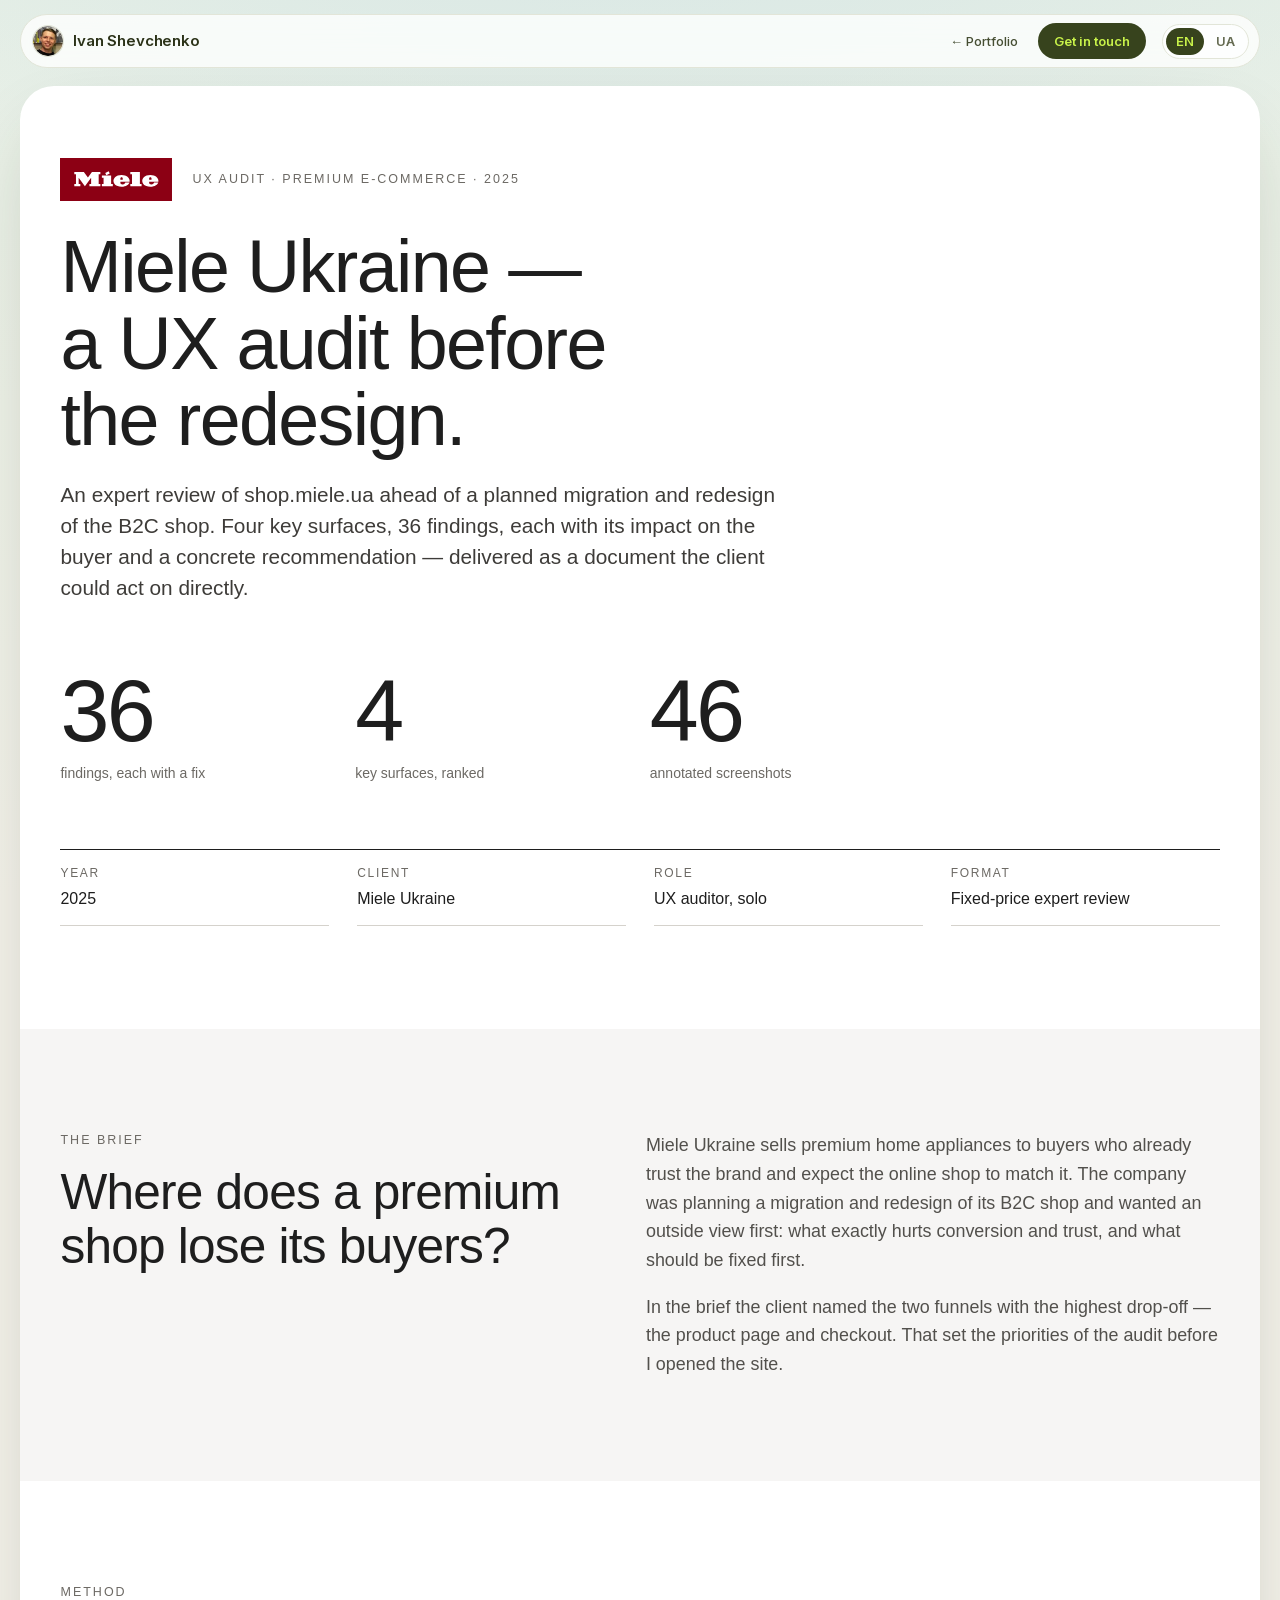
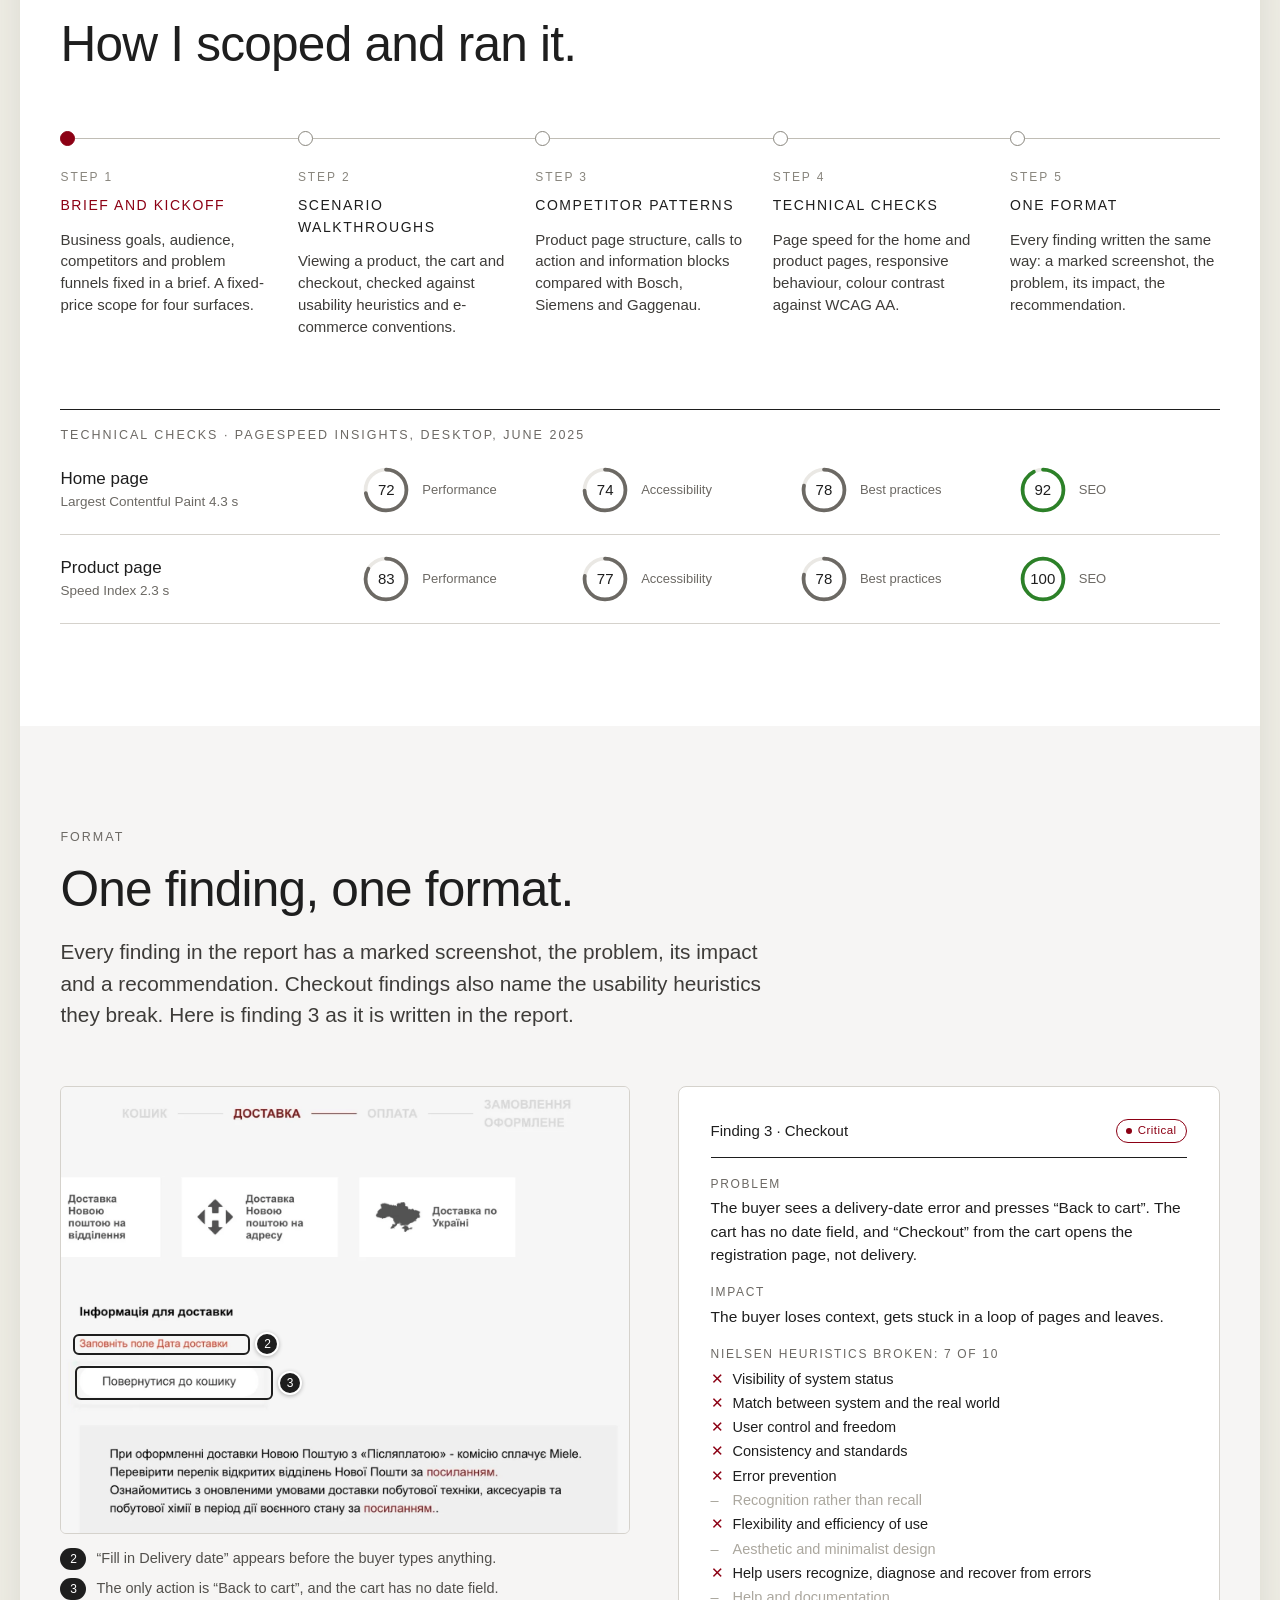
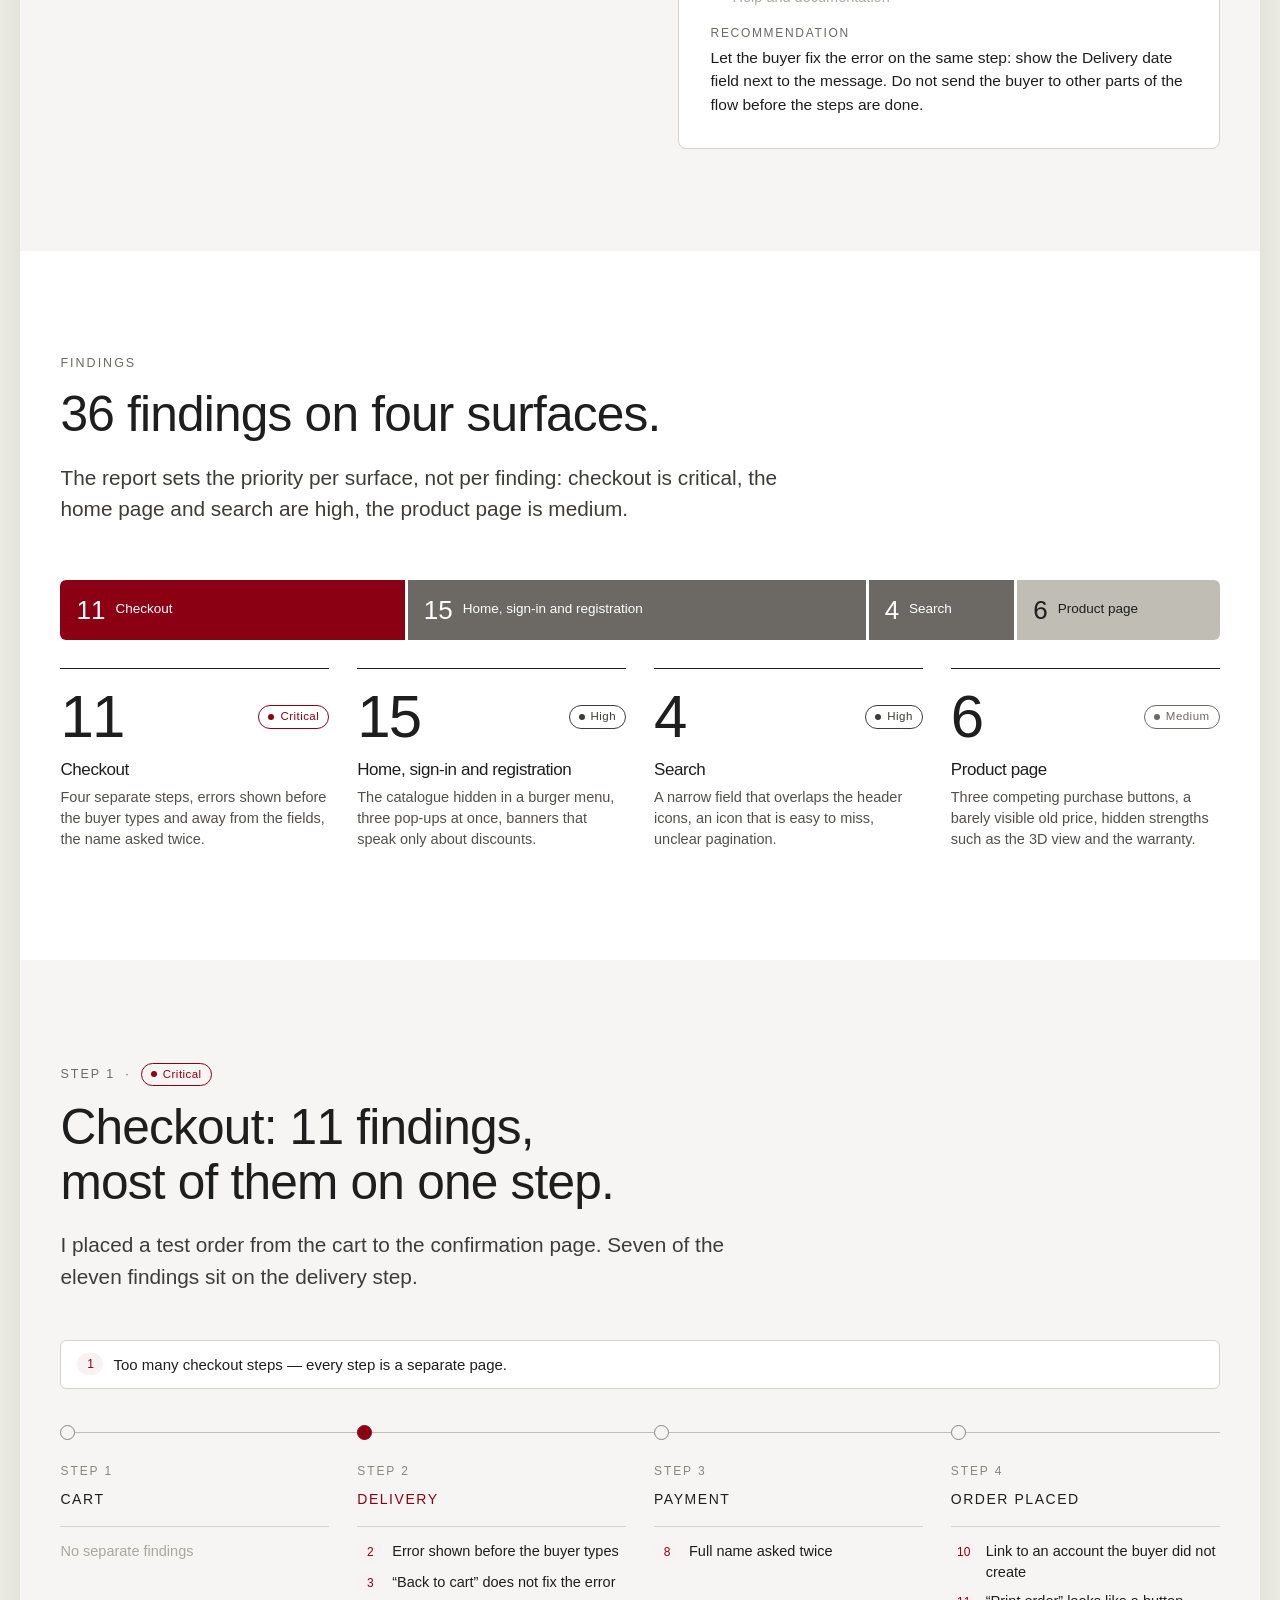
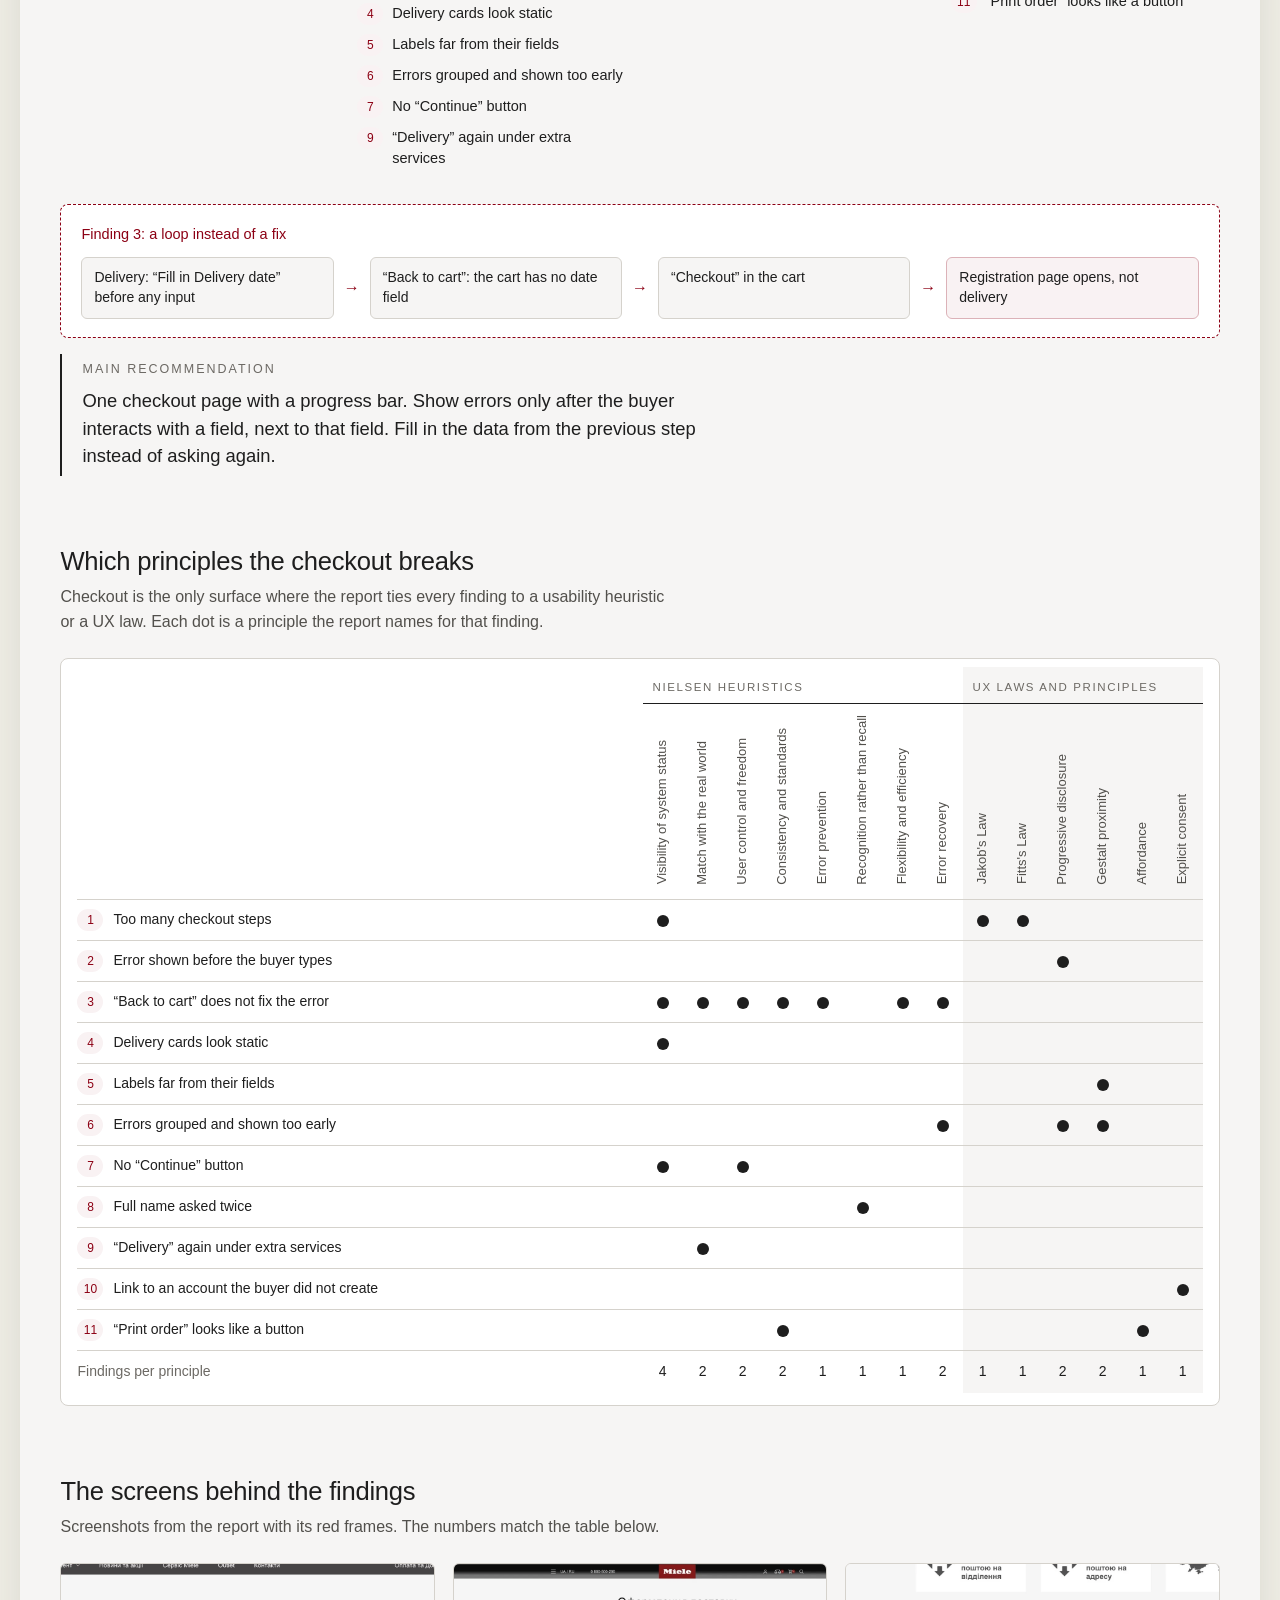
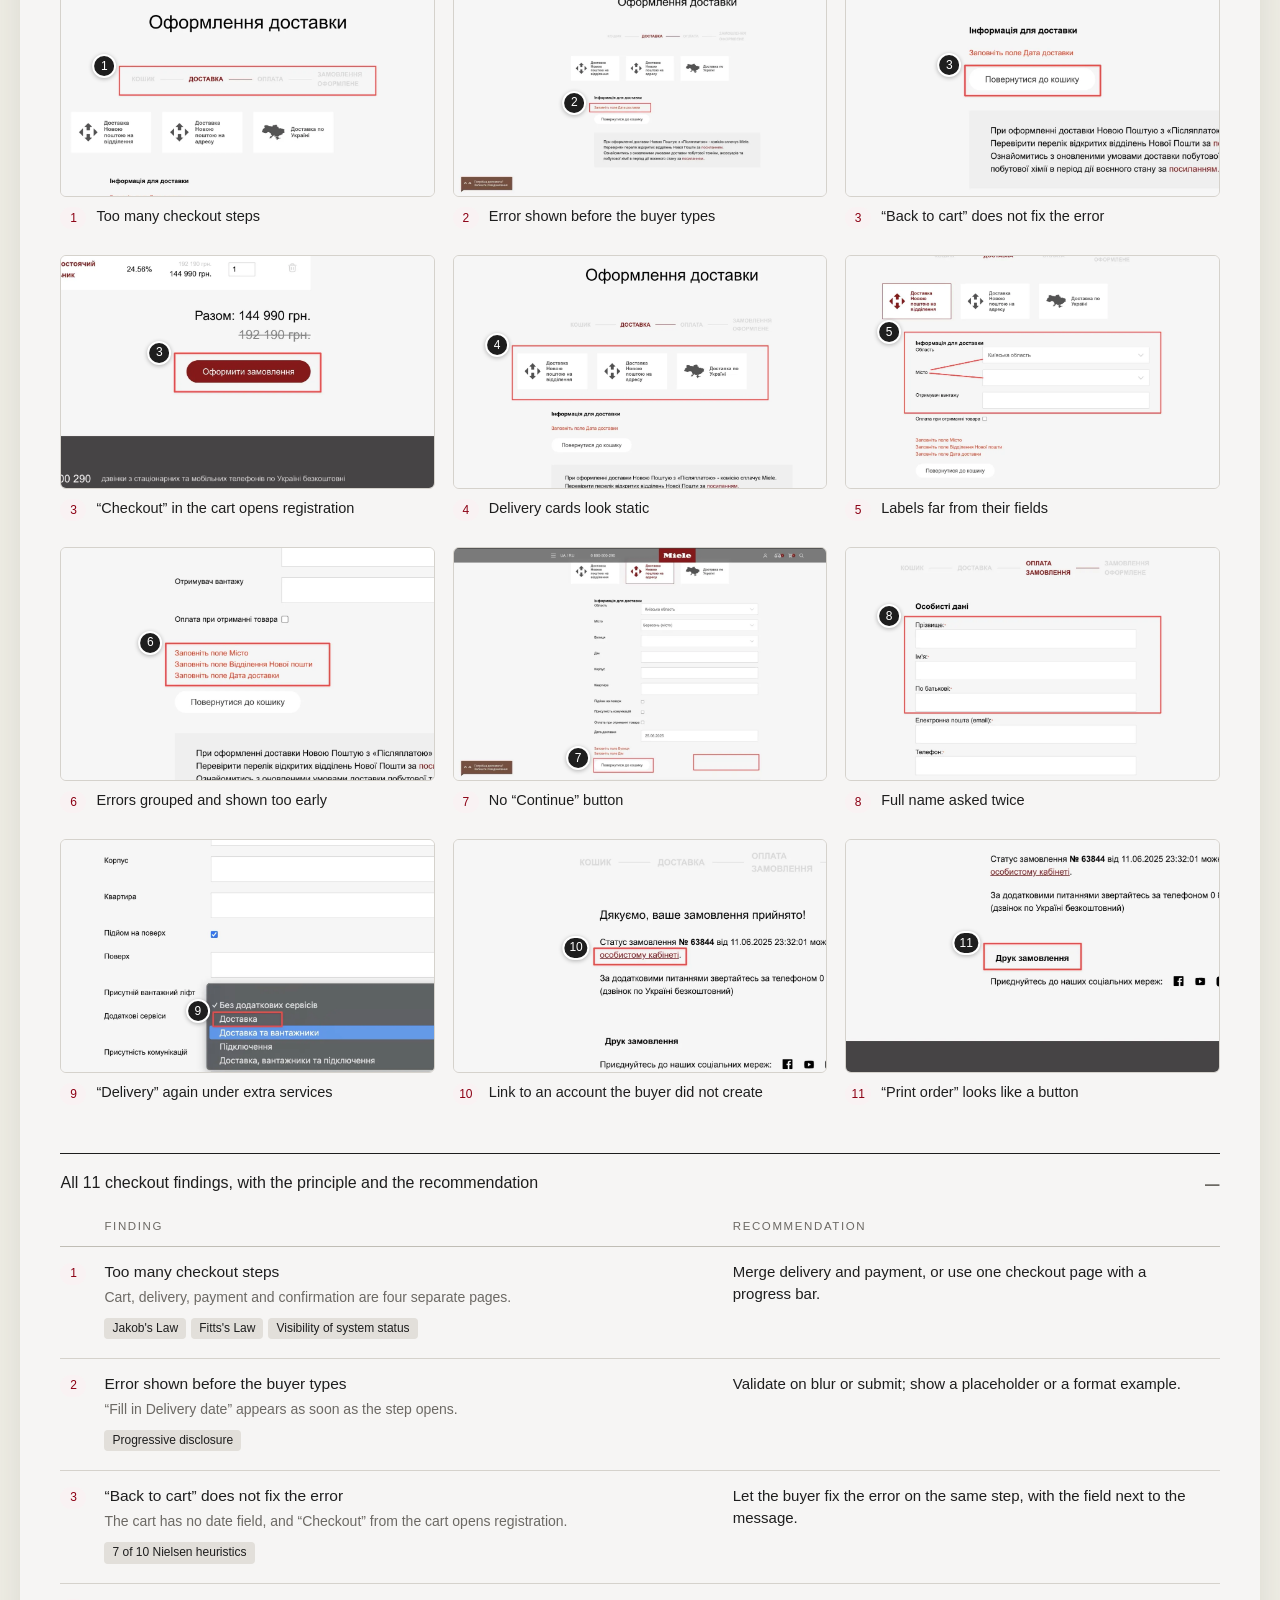
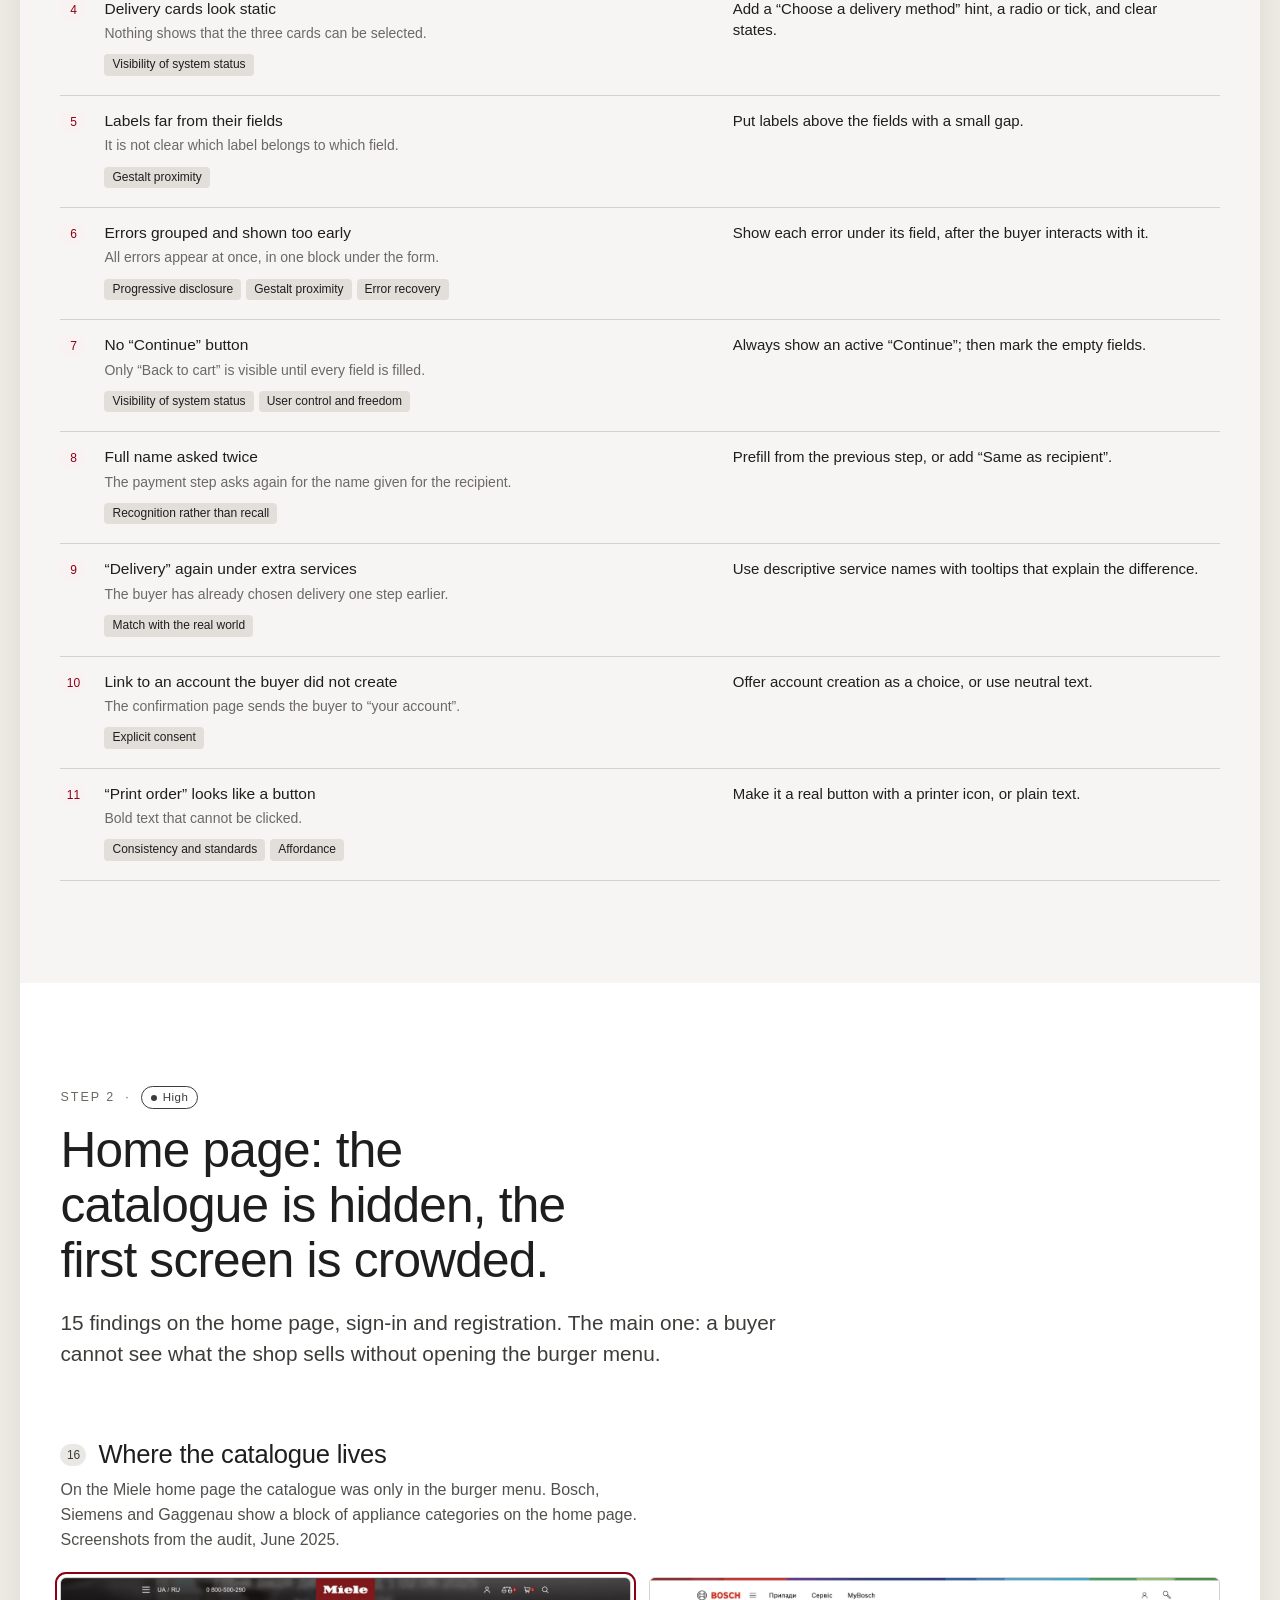
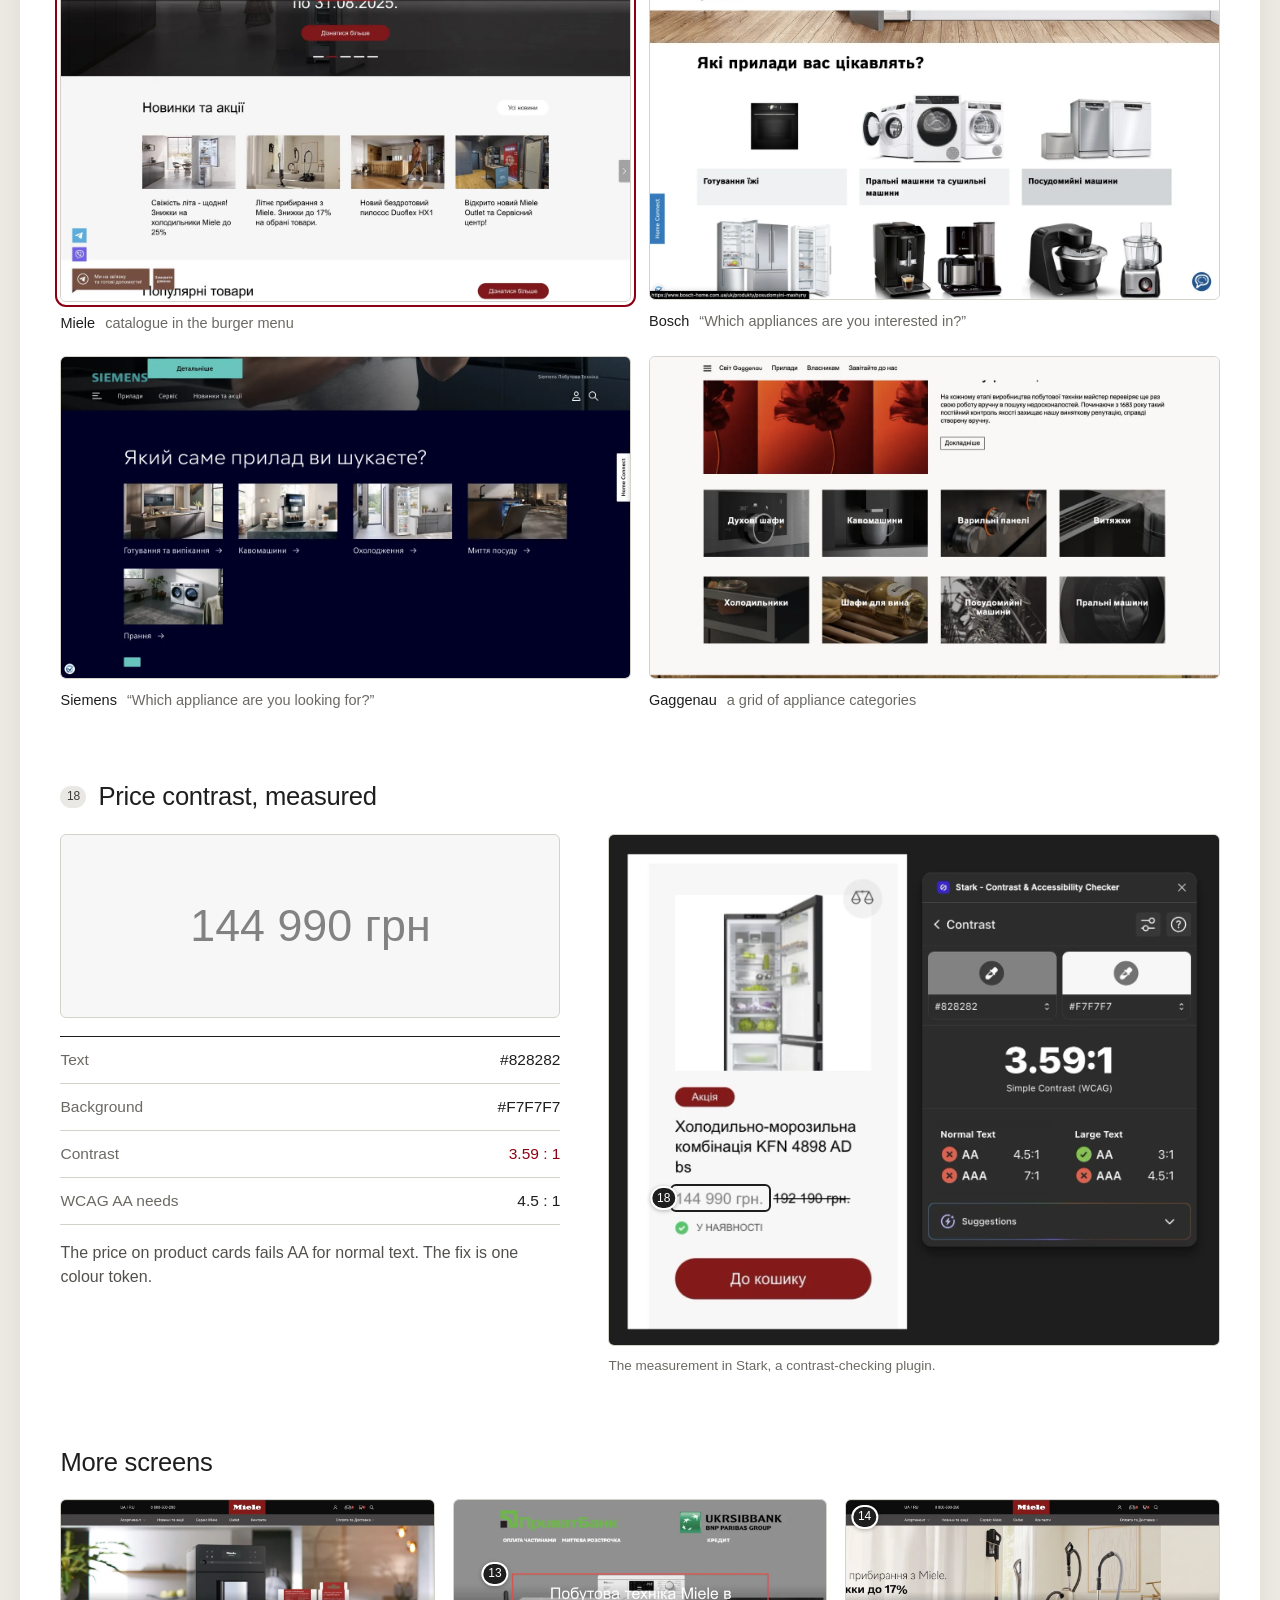
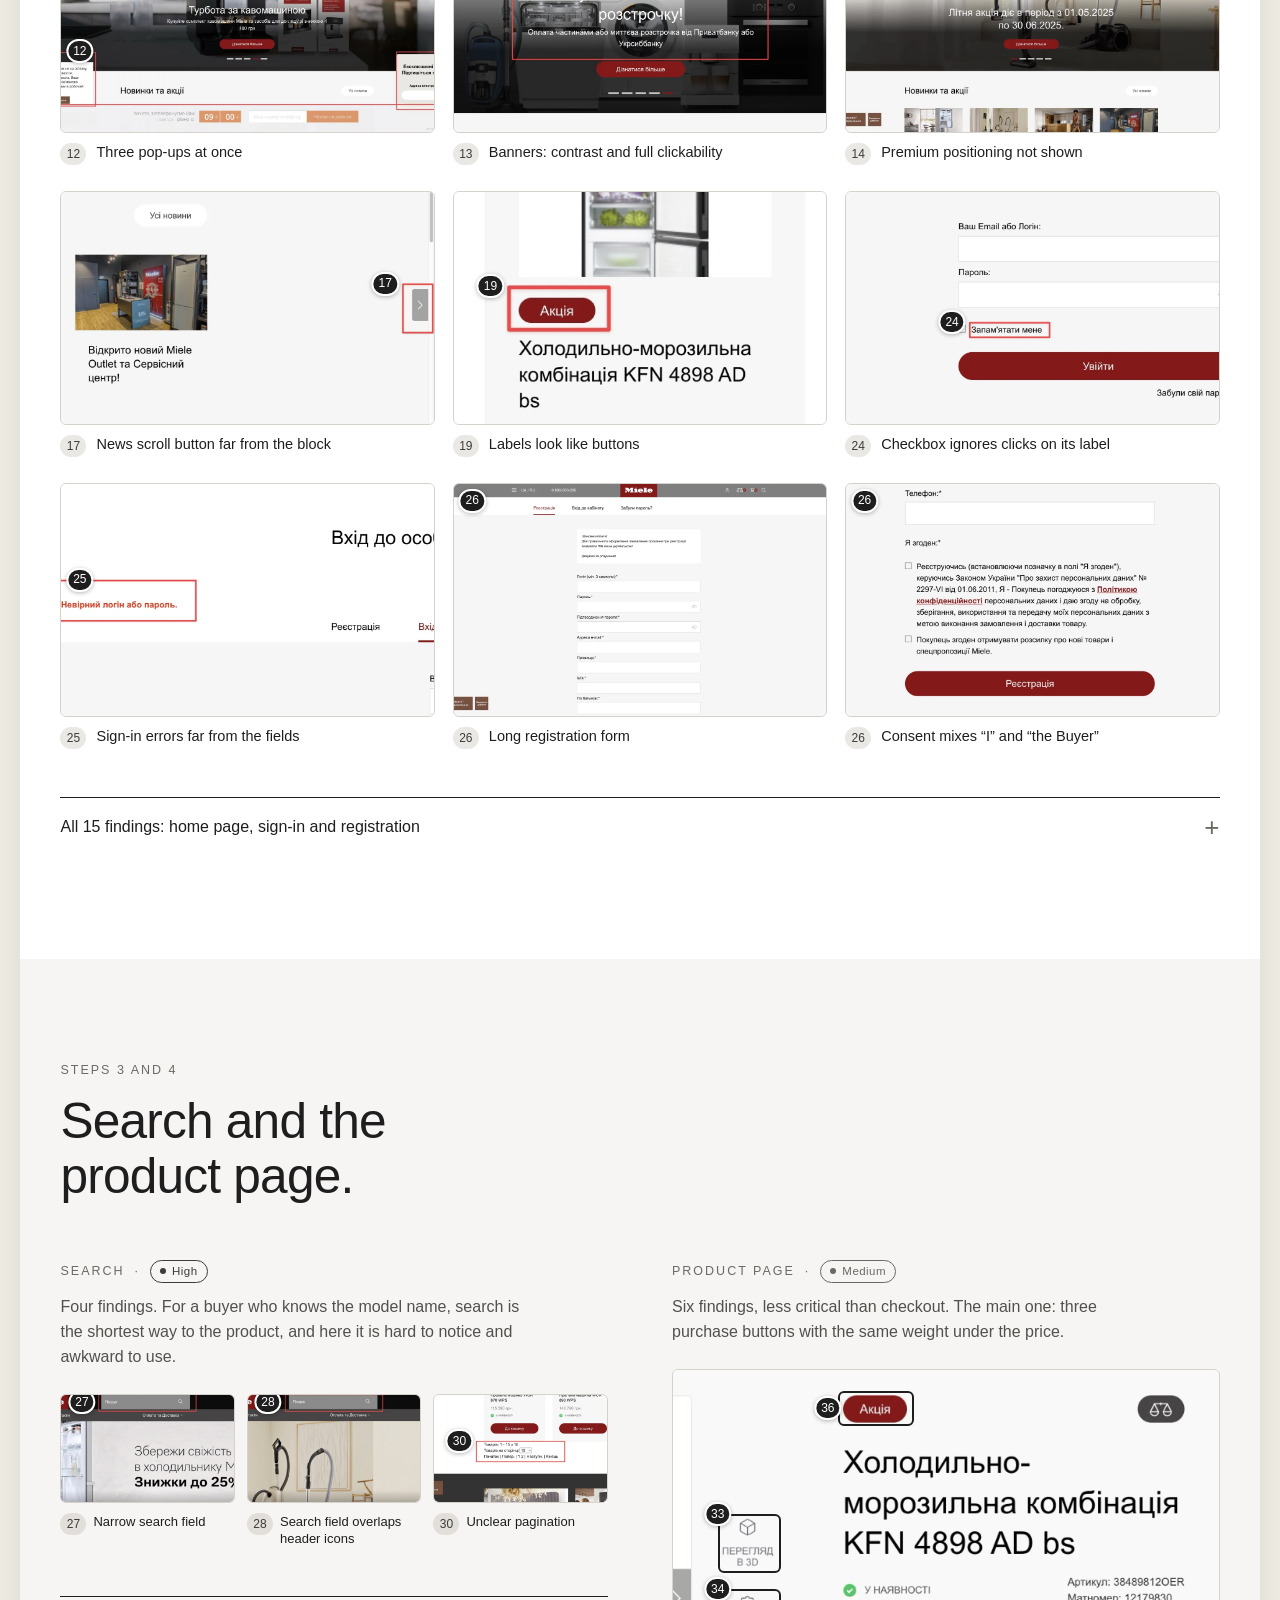
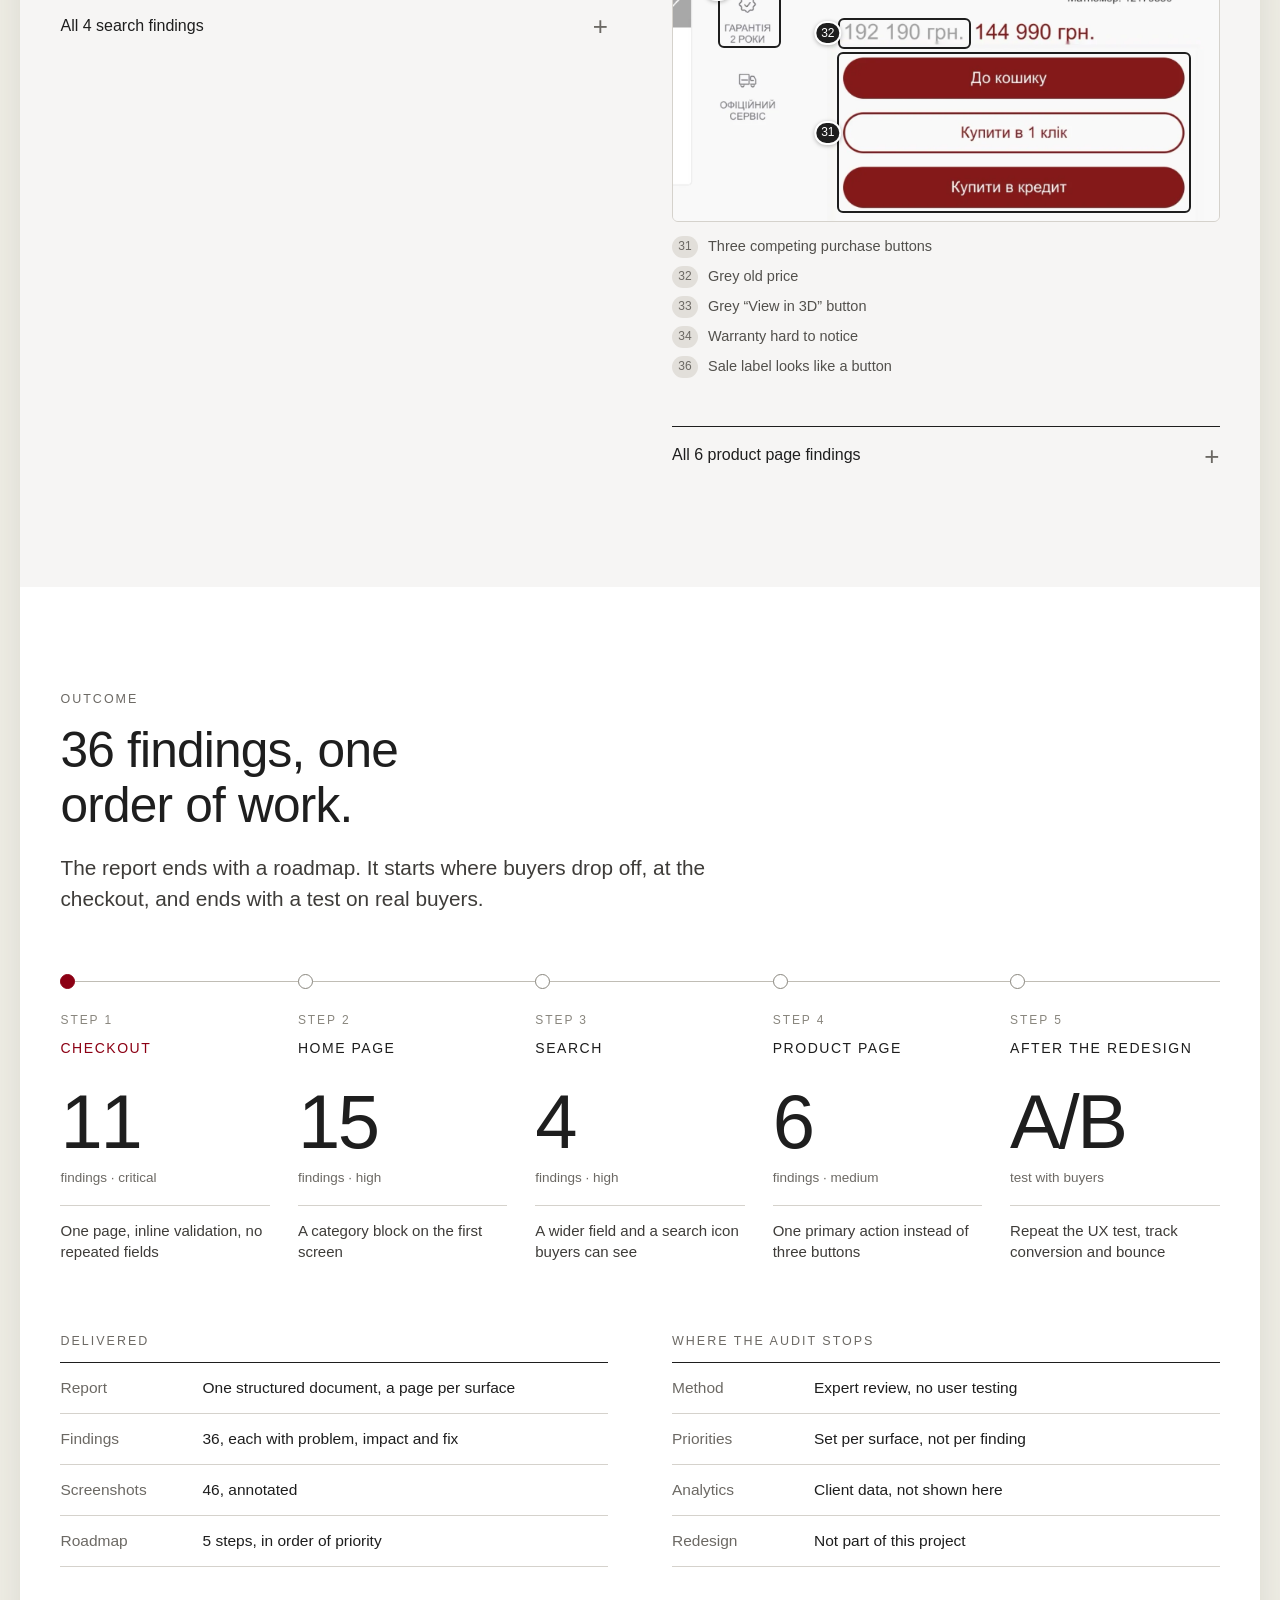
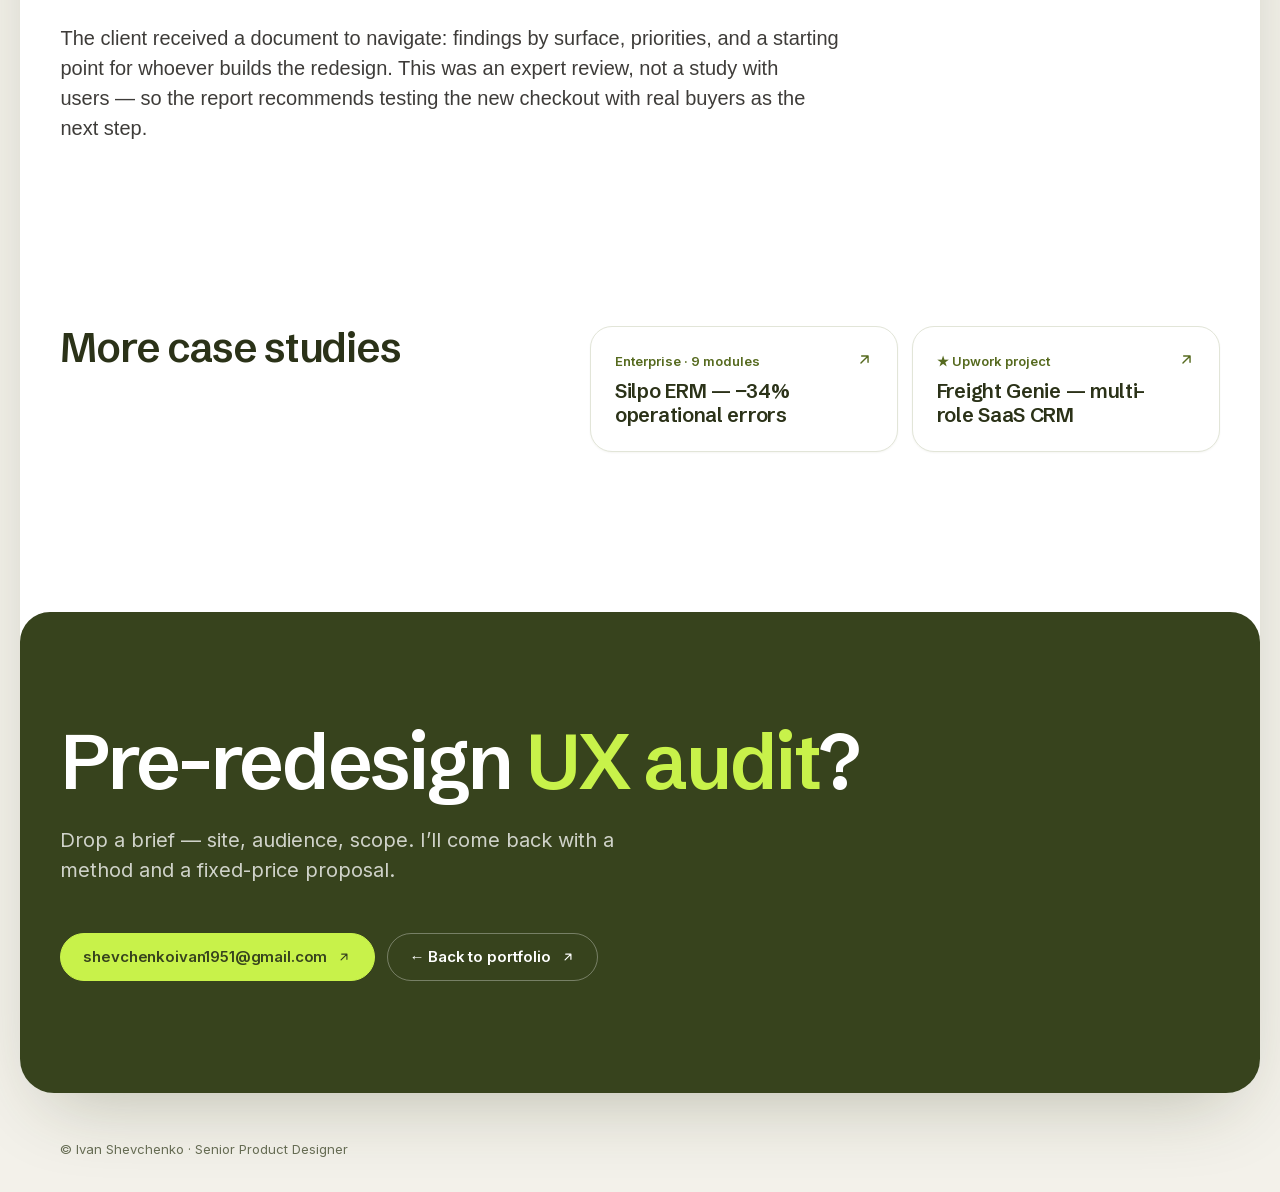
<file: cases/miele-audit/index.html>
<!doctype html>
<html lang="en">
<head>
  <meta charset="utf-8" />
  <link rel="canonical" href="https://shevchenko-ivan.github.io/hire/cases/miele-audit/" />
  <meta name="viewport" content="width=device-width, initial-scale=1" />
  <title>Miele Ukraine UX Audit — Case · Ivan Shevchenko</title>
  <meta name="description" content="UX audit of shop.miele.ua before a planned redesign: 36 findings across checkout, home, search and product page, each with its impact and a recommendation." />
  <meta name="theme-color" content="#37431d" />
  <link rel="icon" href="../../assets/favicon.svg?v=2" type="image/svg+xml" />
  <meta property="og:type" content="website" />
  <meta property="og:title" content="Miele Ukraine UX Audit — Case · Ivan Shevchenko" />
  <meta property="og:description" content="UX audit of shop.miele.ua before a planned redesign: 36 findings across checkout, home, search and product page, each with its impact and a recommendation." />
  <meta property="og:image" content="https://shevchenko-ivan.github.io/hire/assets/og.png" />
  <meta name="twitter:card" content="summary_large_image" />
  <link rel="preload" href="../../assets/fonts/schibsted-grotesk-latin.woff2" as="font" type="font/woff2" crossorigin>
  <link rel="preload" href="../../assets/fonts/inter-latin.woff2" as="font" type="font/woff2" crossorigin>
  <link rel="stylesheet" href="../../styles/main.css?v=6994f060" />
  <script>document.documentElement.classList.add('js')</script>
  <style id="mc-css">
/* Miele audit case — scoped to .mc. White and warm gray, light type, hairlines, one red accent. */
.sheet.mc{--m-ink:#1e1e1e;--m-soft:#52504c;--m-mute:#6c6964;--m-line:#d5d2cc;--m-line2:#c0bdb5;--m-bg:#f6f5f4;--m-bg2:#eae8e4;--m-red:#8c0014;
  background:#fff;overflow:hidden}
.mcx{color:var(--m-ink);font-family:"Helvetica Neue",Helvetica,Arial,sans-serif;font-size:16px;line-height:1.55}
.mcx>section{padding:clamp(56px,8vw,104px) 0}
.mcx>section.mc-band{background:var(--m-bg)}
.mcx h1,.mcx h2,.mcx h3{font-family:inherit;margin:0}
.mcx p{margin:0}
.mc-eb{font-size:12.5px;font-weight:500;letter-spacing:.16em;text-transform:uppercase;color:var(--m-mute);display:flex;align-items:center;gap:10px;flex-wrap:wrap}
.mcx h1{font-weight:300;font-size:clamp(2.4rem,6.2vw,4.6rem);line-height:1.04;letter-spacing:-.022em;max-width:16ch;margin-top:28px}
.mcx h2{font-weight:300;font-size:clamp(1.85rem,4.2vw,3.1rem);line-height:1.1;letter-spacing:-.016em;max-width:22ch;margin-top:14px}
.mc-lede{font-weight:300;font-size:clamp(1.05rem,1.7vw,1.3rem);line-height:1.5;color:#3e3c39;max-width:62ch;margin-top:20px!important}
.mc-h3{font-weight:400!important;font-size:clamp(1.25rem,2.2vw,1.6rem);letter-spacing:-.01em;margin-top:clamp(48px,6vw,72px)!important;display:flex;align-items:center;gap:12px}
.mc-sub{color:var(--m-soft);max-width:68ch;margin-top:10px!important}

/* hero */
.mc-hero{padding-top:clamp(40px,6vw,72px)!important}
.mc-hero__top{display:flex;align-items:center;gap:20px;flex-wrap:wrap}
.mc-logo{width:112px;height:auto;display:block;flex:none}
.mc-nums{display:grid;grid-template-columns:repeat(3,minmax(0,1fr));gap:24px;margin-top:clamp(40px,6vw,64px);max-width:860px}
.mc-nums b{display:block;font-weight:200;font-size:clamp(3rem,8vw,5.5rem);line-height:1;letter-spacing:-.03em}
.mc-nums span{display:block;color:var(--m-mute);font-size:14px;margin-top:8px}
.mc-facts{display:grid;grid-template-columns:repeat(4,minmax(0,1fr));gap:0 28px;margin:clamp(40px,6vw,64px) 0 0;border-top:1px solid var(--m-ink)}
.mc-facts div{padding:14px 0;border-bottom:1px solid var(--m-line)}
.mc-facts dt{font-size:12px;letter-spacing:.14em;text-transform:uppercase;color:var(--m-mute)}
.mc-facts dd{margin:4px 0 0;font-size:16px}

/* split and prose */
.mc-split{display:grid;grid-template-columns:minmax(0,1fr) minmax(0,1.1fr);gap:clamp(28px,5vw,72px);align-items:start}
.mc-prose p{font-size:clamp(1rem,1.4vw,1.125rem);line-height:1.6;color:var(--m-soft)}
.mc-prose p+p{margin-top:18px}
.mc-prose-s{color:var(--m-soft);max-width:52ch;margin-top:12px!important}

/* stepper: the shop's own checkout progress bar, reused */
.mc-stepper{list-style:none;margin:clamp(40px,5vw,60px) 0 0;padding:0;display:grid;grid-template-columns:repeat(var(--n),minmax(0,1fr));gap:28px;position:relative}
.mc-stepper::before{content:"";position:absolute;left:0;right:0;top:7px;height:1px;background:var(--m-line2)}
.mc-step{position:relative;display:flex;flex-direction:column;align-items:flex-start}
.mc-step__dot{width:15px;height:15px;border-radius:50%;background:#fff;border:1px solid #89867e;position:relative}
.mc-band .mc-step__dot{background:var(--m-bg)}
.mc-step.is-on .mc-step__dot{background:var(--m-red);border-color:var(--m-red)}
.mc-step__lab{font-size:12px;font-weight:500;letter-spacing:.16em;text-transform:uppercase;color:#89867e;margin-top:22px}
.mc-step__name{font-size:14px;font-weight:500;letter-spacing:.11em;text-transform:uppercase;margin-top:8px}
.mc-step.is-on .mc-step__name{color:var(--m-red)}
.mc-step__big{font-weight:200;font-size:clamp(3rem,6vw,4.75rem);line-height:1;letter-spacing:-.03em;margin-top:24px}
.mc-step__unit{font-size:13.5px;color:var(--m-mute);margin-top:8px}
.mc-step__text{font-weight:400;font-size:15px;line-height:1.45;color:#3e3c39;margin-top:16px;padding-top:14px;border-top:1px solid var(--m-line);align-self:stretch}
.mc-stepper--text .mc-step__text{border-top:0;padding-top:0;margin-top:12px}

/* PageSpeed */
.mc-ps{margin-top:clamp(48px,6vw,72px);border-top:1px solid var(--m-ink);padding-top:16px}
.mc-ps__row{display:grid;grid-template-columns:minmax(0,1.4fr) repeat(4,minmax(0,1fr));align-items:center;gap:16px;padding:18px 0;border-bottom:1px solid var(--m-line)}
.mc-ps__name b{display:block;font-weight:400;font-size:17px}.mc-ps__name>span{display:block;font-size:13.5px;color:var(--m-mute)}
.mc-ring{display:grid;grid-template-columns:52px 1fr;align-items:center;gap:10px;position:relative}
.mc-ring svg{width:52px;height:52px;display:block}
.mc-ring b{position:absolute;left:0;width:52px;text-align:center;font-weight:400;font-size:15px}
.mc-ring span{font-size:13px;color:var(--m-mute);line-height:1.25}

/* numbers, chips, tags */
.mc-no{display:inline-flex;min-width:26px;height:22px;padding:0 6px;border-radius:11px;font-size:12px;font-weight:500;align-items:center;justify-content:center;flex:none;font-style:normal}
.mc-no--crit{background:#f9f2f3;color:var(--m-red)}.mc-no--high{background:var(--m-bg2);color:#3e3c39}.mc-no--med{background:var(--m-bg2);color:var(--m-mute)}.mc-no--ink{background:var(--m-ink);color:#fff}
.mc-band .mc-no--high,.mc-band .mc-no--med{background:#e2dfda}
.mc-chip{display:inline-flex;align-items:center;gap:6px;font-size:11.5px;font-weight:500;letter-spacing:.04em;text-transform:none;padding:2px 9px;border-radius:999px;border:1px solid currentColor;white-space:nowrap}
.mc-chip::before{content:"";width:6px;height:6px;border-radius:50%;background:currentColor}
.mc-chip--crit{color:var(--m-red)}.mc-chip--high{color:#3e3c39}.mc-chip--med{color:var(--m-mute)}
.mc-tag{display:inline-block;font-size:12px;padding:2px 8px;border-radius:4px;background:var(--m-bg2);color:var(--m-ink);margin:0 5px 5px 0;white-space:nowrap}
.mc-band .mc-tag{background:#e2dfda}

/* one finding, one format */
.mc-format{display:grid;grid-template-columns:minmax(0,1.05fr) minmax(0,1fr);gap:clamp(24px,4vw,48px);margin-top:clamp(36px,5vw,56px);align-items:start}
.mcx figure{margin:0}
.mc-anno{position:relative;border:1px solid var(--m-line);border-radius:6px;overflow:hidden;background:#f5f5f5}
.mc-anno img{display:block;width:100%;height:auto}
.mc-rg{position:absolute;border:2px solid var(--m-ink);border-radius:6px}
.mc-bd{position:absolute;transform:translate(-112%,-50%);min-width:24px;height:24px;padding:0 5px;border-radius:12px;background:var(--m-ink);color:#fff;font-size:12px;font-weight:500;display:flex;align-items:center;justify-content:center;border:2px solid #fff;box-shadow:0 1px 4px rgba(0,0,0,.28)}
.mc-legend{margin-top:14px;display:grid;gap:8px}
.mc-legend p{display:flex;gap:10px;align-items:flex-start;font-size:14.5px;color:var(--m-soft);line-height:1.4}
.mc-card{background:#fff;border:1px solid var(--m-line);border-radius:8px;padding:clamp(20px,3vw,32px)}
.mc-card header{display:flex;justify-content:space-between;align-items:center;gap:12px;font-size:15px;font-weight:500;padding-bottom:14px;border-bottom:1px solid var(--m-ink)}
.mc-card h3{font-size:12px;font-weight:500;letter-spacing:.14em;text-transform:uppercase;color:var(--m-mute);margin-top:20px}
.mc-card p{margin-top:6px;font-size:15.5px;line-height:1.5}
.mc-heur{list-style:none;margin:8px 0 0;padding:0;display:grid;gap:4px}
.mc-heur li{font-size:14.5px;padding-left:22px;position:relative;line-height:1.4}
.mc-heur li::before{position:absolute;left:0;top:0;font-weight:500}
.mc-heur .is-on::before{content:"✕";color:var(--m-red)}
.mc-heur .is-off{color:#aba79e}.mc-heur .is-off::before{content:"–"}

/* findings at a glance */
.mc-bar{display:flex;gap:3px;height:60px;margin-top:clamp(36px,5vw,56px);border-radius:6px;overflow:hidden}
.mc-bar__seg{display:flex;align-items:center;gap:10px;padding:0 16px;color:#fff;text-decoration:none;white-space:nowrap;overflow:hidden;min-width:0}
.mc-bar__seg b{font-weight:300;font-size:26px}.mc-bar__seg span{font-size:13.5px}
.mc-bar__seg--crit{background:var(--m-red)}.mc-bar__seg--high{background:var(--m-mute)}.mc-bar__seg--med{background:var(--m-line2);color:var(--m-ink)}
.mc-surfs{display:grid;grid-template-columns:repeat(4,minmax(0,1fr));gap:0 28px;margin-top:28px}
.mc-surf{display:block;color:inherit;text-decoration:none;border-top:1px solid var(--m-ink);padding:18px 0 8px}
.mc-surf__top{display:flex;justify-content:space-between;align-items:center}
.mc-surf__top b{font-weight:200;font-size:clamp(2.6rem,5vw,3.75rem);line-height:1;letter-spacing:-.03em}
.mc-surf h3{font-size:17px;font-weight:500;margin-top:14px}
.mc-surf p{font-size:14.5px;color:var(--m-soft);line-height:1.45;margin-top:8px}
.mc-surf:hover h3{color:var(--m-red)}

/* checkout flow */
.mc-note{display:flex;gap:10px;align-items:center;margin-top:clamp(32px,4vw,48px)!important;padding:12px 16px;background:#fff;border:1px solid var(--m-line);border-radius:6px;font-size:15px}
.mc-flow{margin-top:36px}
.mc-flow__list{list-style:none;margin:16px 0 0;padding:14px 0 0;border-top:1px solid var(--m-line);display:grid;gap:9px;align-self:stretch}
.mc-flow__list li{display:flex;gap:9px;align-items:flex-start;font-size:14.5px;line-height:1.4}
.mc-flow__list .is-none{color:#aba79e}
.mc-loop{margin-top:36px;border:1px dashed var(--m-red);border-radius:8px;padding:18px 20px;background:#fff}
.mc-loop__t{font-size:14.5px;font-weight:500;color:var(--m-red)}
.mc-loop__row{display:flex;align-items:stretch;gap:10px;margin-top:12px}
.mc-loop__box{flex:1;font-size:14px;line-height:1.4;background:var(--m-bg);border:1px solid var(--m-line);border-radius:6px;padding:10px 12px}
.mc-loop__box.is-bad{background:#f9f2f3;border-color:#dcb2b8}
.mc-loop__ar{align-self:center;color:var(--m-red)}
.mc-reco{margin-top:16px;border-left:2px solid var(--m-ink);padding:6px 0 6px 20px;max-width:74ch}
.mc-reco p+p{margin-top:8px;font-size:clamp(1rem,1.5vw,1.15rem);font-weight:300;line-height:1.5}

/* principles matrix */
.mc-mx-wrap{margin-top:24px;overflow-x:auto;background:#fff;border:1px solid var(--m-line);border-radius:8px;padding:8px 16px 12px}
.mc-mx{border-collapse:collapse;width:100%;min-width:860px;font-size:14px}
.mc-mx__grp th{font-size:11.5px;font-weight:500;letter-spacing:.14em;text-transform:uppercase;color:var(--m-mute);text-align:left;padding:12px 0 6px 10px;border-bottom:1px solid var(--m-ink)}
.mc-mx__h{height:196px;vertical-align:bottom;padding:8px 0;font-weight:400;width:40px}
.mc-mx__h>span{display:inline-block;writing-mode:vertical-rl;transform:rotate(180deg);white-space:nowrap;font-size:13px;color:var(--m-soft)}
.mc-mx tbody th,.mc-mx tfoot th{text-align:left;font-weight:400;padding:9px 12px 9px 0;white-space:nowrap}
.mc-mx tbody th{display:flex;gap:10px;align-items:center}
.mc-mx tbody tr,.mc-mx thead tr:last-child{border-bottom:1px solid var(--m-line)}
.mc-mx td{text-align:center;padding:0}
.mc-mx .is-law{background:var(--m-bg)}
.mc-mx td i{display:inline-block;width:12px;height:12px;border-radius:50%;background:var(--m-ink);vertical-align:middle}
.mc-mx tfoot td{font-weight:500;padding:10px 0}.mc-mx tfoot th span{color:var(--m-mute)}

/* screens */
.mc-gallery{display:grid;grid-template-columns:repeat(3,minmax(0,1fr));gap:26px 18px;margin-top:24px}
.mc-two .mc-gallery{grid-template-columns:repeat(3,minmax(0,1fr));gap:12px}
.mc-shot__img{position:relative;border:1px solid var(--m-line);border-radius:6px;overflow:hidden;aspect-ratio:16/10;background:#f5f5f5}
.mc-shot__img img{width:100%;height:100%;object-fit:cover;display:block}
.mc-shot figcaption{display:flex;gap:10px;align-items:flex-start;margin-top:10px;font-size:14.5px;line-height:1.35}
.mc-two .mc-shot figcaption{font-size:13px;gap:7px}

/* findings tables */
.mc-details{margin-top:clamp(32px,4vw,48px);border-top:1px solid var(--m-ink)}
.mc-details summary{cursor:pointer;list-style:none;display:flex;justify-content:space-between;align-items:center;gap:16px;padding:16px 0;font-size:16px;font-weight:500}
.mc-details summary::-webkit-details-marker{display:none}
.mc-details summary::after{content:"+";font-weight:300;font-size:26px;line-height:1;color:var(--m-mute)}
.mc-details[open] summary::after{content:"–"}
.mc-details summary:hover{color:var(--m-red)}
.mc-table{width:100%;border-collapse:collapse}
.mc-table th{text-align:left;font-size:11.5px;font-weight:500;letter-spacing:.14em;text-transform:uppercase;color:var(--m-mute);padding:6px 16px 10px 0;border-bottom:1px solid var(--m-line2)}
.mc-table td{vertical-align:top;padding:14px 16px 14px 0;border-bottom:1px solid var(--m-line);font-size:15px;line-height:1.45}
.mc-td-no{width:44px}.mc-td-rec{width:42%;color:var(--m-ink)}
.mc-table strong{display:block;font-weight:500;font-size:15.5px}
.mc-det{display:block;color:var(--m-mute);font-size:14px;margin-top:3px}
.mc-tags{display:block;margin-top:9px}

/* home: competitors, contrast */
.mc-comps{display:grid;grid-template-columns:repeat(2,minmax(0,1fr));gap:22px 18px;margin-top:24px}
.mc-comp img{display:block;width:100%;height:auto;border:1px solid var(--m-line);border-radius:6px}
.mc-comp.is-own img{outline:2px solid var(--m-red);outline-offset:3px}
.mc-comp figcaption{margin-top:10px;font-size:14.5px;display:flex;gap:10px;flex-wrap:wrap}
.mc-comp figcaption b{font-weight:500}.mc-comp figcaption span{color:var(--m-mute)}
.mc-contrast{display:grid;grid-template-columns:minmax(0,.9fr) minmax(0,1.1fr);gap:clamp(24px,4vw,48px);margin-top:24px;align-items:start}
.mc-swatch{background:#f7f7f7;border:1px solid var(--m-line);border-radius:6px;padding:clamp(28px,5vw,56px) 20px;text-align:center}
.mc-swatch span{color:#828282;font-size:clamp(1.8rem,4vw,2.8rem);font-weight:400}
.mc-contrast dl{margin:18px 0 0;border-top:1px solid var(--m-ink)}
.mc-contrast dl div{display:grid;grid-template-columns:1fr auto;padding:11px 0;border-bottom:1px solid var(--m-line);font-size:15.5px}
.mc-contrast dt{color:var(--m-mute);font-weight:400}.mc-contrast dd{margin:0}
.mc-fail{color:var(--m-red);font-weight:500}
.mc-contrast__demo p{margin-top:16px;color:var(--m-soft)}
.mc-contrast__fig figcaption{margin-top:10px;font-size:13.5px;color:var(--m-mute)}

/* search + product page */
.mc-two{display:grid;grid-template-columns:repeat(2,minmax(0,1fr));gap:clamp(32px,5vw,72px);margin-top:clamp(36px,5vw,56px);align-items:start}
.mc-pdp{margin-top:24px!important}

/* outcome */
.mc-specs{display:grid;grid-template-columns:repeat(2,minmax(0,1fr));gap:clamp(28px,5vw,64px);margin-top:clamp(48px,6vw,72px)}
.mc-spec h3{font-size:12.5px;font-weight:500;letter-spacing:.16em;text-transform:uppercase;color:var(--m-mute);padding-bottom:14px;border-bottom:1px solid var(--m-ink)}
.mc-spec__r{display:grid;grid-template-columns:130px 1fr;gap:12px;padding:13px 0;border-bottom:1px solid var(--m-line);font-size:15.5px}
.mc-spec__r>span{color:var(--m-mute);font-weight:400}.mc-spec__r>b{font-weight:400;color:var(--m-ink)}
.mc-closing{margin-top:clamp(36px,5vw,56px)!important;max-width:70ch;font-weight:300;font-size:clamp(1.05rem,1.6vw,1.25rem);line-height:1.5;color:#3e3c39}
.mc-related{padding-bottom:var(--space-5,3rem)}

/* responsive */
@media (max-width:1000px){
  .mc-surfs{grid-template-columns:repeat(2,minmax(0,1fr))}
  .mc-two{grid-template-columns:1fr}
  .mc-facts{grid-template-columns:repeat(2,minmax(0,1fr))}
}
@media (max-width:820px){
  .mc-split,.mc-format,.mc-contrast,.mc-specs{grid-template-columns:1fr}
  .mc-gallery{grid-template-columns:repeat(2,minmax(0,1fr))}
  .mc-stepper{grid-template-columns:1fr;gap:0;padding-left:0}
  .mc-stepper::before{left:7px;right:auto;top:8px;bottom:8px;width:1px;height:auto}
  .mc-step{padding:0 0 28px 36px}
  .mc-step:last-child{padding-bottom:0}
  .mc-step__dot{position:absolute;left:0;top:0}
  .mc-step__lab{margin-top:0}
  .mc-step__big{margin-top:12px}
  .mc-loop__row{flex-direction:column}.mc-loop__ar{transform:rotate(90deg)}
  .mc-ps__row{grid-template-columns:repeat(2,minmax(0,1fr))}.mc-ps__name{grid-column:1/-1}
  .mc-bar{height:auto;flex-direction:column}.mc-bar__seg{flex:none!important;padding:12px 16px}
}
@media (max-width:560px){
  .mc-nums{grid-template-columns:1fr;gap:18px}
  .mc-surfs,.mc-comps,.mc-gallery,.mc-facts{grid-template-columns:1fr}
  .mc-two .mc-gallery{grid-template-columns:1fr}
  .mc-table thead{display:none}
  .mc-table,.mc-table tbody,.mc-table tr,.mc-table td{display:block;width:auto}
  .mc-table tr{padding:14px 0;border-bottom:1px solid var(--m-line)}
  .mc-table td{border:0;padding:0}
  .mc-td-no{margin-bottom:8px}.mc-td-rec{margin-top:10px;padding-left:12px!important;border-left:2px solid var(--m-line2)!important}
  .mc-spec__r{grid-template-columns:1fr;gap:2px}
}
</style>
</head>
<body>
  <a class="skip-link" href="#main" data-i18n="a11y.skip">Skip to content</a>

  <header class="nav">
    <div class="wrap nav__inner">
      <a href="../../" class="nav__brand" data-home>
        <span class="nav__brand-mark">IS</span>
        <span>Ivan Shevchenko</span>
      </a>
      <div class="nav__right">
        <a href="../../" class="nav__meta nav__back" data-home data-i18n="nav.back">← Portfolio</a>
        <a class="nav__cta" href="#contact" data-i18n="nav.cta">Get in touch</a>
        <button class="lang-switch" type="button">
          <span class="lang-switch__opt" data-lang="en">EN</span>
          <span class="lang-switch__opt" data-lang="ua">UA</span>
          <span class="sr-only lang-switch__hint"> — Українська версія</span>
        </button>
      </div>
    </div>
  </header>

  <main id="main" class="sheet mc">
<div class="mcx">
    <section class="mc-hero"><div class="wrap">
      <div class="mc-hero__top"><svg class="mc-logo" viewBox="0 0 100 38.3" role="img" aria-label="Miele"><path d="M0,38.3 L100,38.3 L100,0 L0,0 z" fill="#8C0014"/><path fill="#fff" d="M79.617,21.127 L79.617,22.105 C79.617,22.927 80.359,23.682 81.524,23.682 C83.195,23.682 83.866,22.419 84.003,21.89 C85.809,21.89 87.23,21.889 87.741,21.889 C87.184,23.621 84.887,25.678 80.663,25.678 C75.158,25.678 73.432,22.696 73.432,20.417 C73.432,17.986 75.426,15.093 80.654,15.093 C85.174,15.093 87.876,17.713 87.876,20.418 C87.876,20.87 87.838,21.127 87.838,21.127 z M79.617,19.483 L81.711,19.483 L81.711,18.142 C81.711,17.737 81.388,17.096 80.657,17.096 C79.979,17.096 79.617,17.71 79.617,18.136 z M64.278,23.111 L62.79,23.111 L62.79,25.209 L72.845,25.209 L72.845,23.111 L71.337,23.111 L71.337,12.443 L62.79,12.443 L62.79,14.542 L64.278,14.542 z M53.919,21.127 L53.919,22.105 C53.919,22.927 54.663,23.682 55.828,23.682 C57.498,23.682 58.17,22.419 58.306,21.89 C60.113,21.89 61.534,21.889 62.045,21.889 C61.488,23.621 59.19,25.678 54.967,25.678 C49.461,25.678 47.736,22.696 47.736,20.417 C47.736,17.986 49.728,15.093 54.959,15.093 C59.477,15.093 62.181,17.713 62.181,20.418 C62.181,20.87 62.142,21.127 62.142,21.127 z M53.919,19.483 L56.014,19.483 L56.014,18.142 C56.014,17.737 55.691,17.096 54.96,17.096 C54.283,17.096 53.919,17.71 53.919,18.136 z M44.435,13.76 L43.462,11.908 L40.39,13.492 L41.363,15.362 z M45.656,15.611 L37.396,15.611 L37.396,17.71 L38.902,17.71 L38.902,23.111 L37.396,23.111 L37.396,25.209 L47.163,25.209 L47.163,23.111 L45.656,23.111 z M28.524,12.443 L36.041,12.443 L36.041,14.543 L34.534,14.543 L34.534,23.111 L36.041,23.111 L36.041,25.209 L26.271,25.209 L26.271,23.111 L27.779,23.111 L27.779,17.558 L22.228,25.209 L16.656,17.558 L16.656,23.111 L18.164,23.111 L18.164,25.209 L12.763,25.209 L12.763,23.111 L14.252,23.111 L14.252,14.543 L12.763,14.543 L12.763,12.443 L21.292,12.443 L24.917,17.424 z"/></svg><p class="mc-eb"><span class="only-en">UX audit · Premium e-commerce · 2025</span><span class="only-ua">UX-аудит · Преміальний e-commerce · 2025</span></p></div>
      <h1><span class="only-en">Miele Ukraine — a UX audit before the redesign.</span><span class="only-ua">Miele Ukraine — UX-аудит перед редизайном.</span></h1>
      <p class="mc-lede"><span class="only-en">An expert review of shop.miele.ua ahead of a planned migration and redesign of the B2C shop. Four key surfaces, 36 findings, each with its impact on the buyer and a concrete recommendation — delivered as a document the client could act on directly.</span><span class="only-ua">Експертна оцінка shop.miele.ua перед запланованою міграцією та редизайном B2C-магазину. Чотири ключові розділи, 36 знахідок, кожна — з впливом на покупця й конкретною рекомендацією. Результат — документ, за яким клієнт міг одразу діяти.</span></p>
      <div class="mc-nums"><div><b>36</b><span><span class="only-en">findings, each with a fix</span><span class="only-ua">знахідок, кожна з рішенням</span></span></div><div><b>4</b><span><span class="only-en">key surfaces, ranked</span><span class="only-ua">ключові розділи з пріоритетом</span></span></div><div><b>46</b><span><span class="only-en">annotated screenshots</span><span class="only-ua">скриншотів з позначками</span></span></div></div>
      <dl class="mc-facts"><div><dt><span class="only-en">Year</span><span class="only-ua">Рік</span></dt><dd><span class="only-en">2025</span><span class="only-ua">2025</span></dd></div><div><dt><span class="only-en">Client</span><span class="only-ua">Клієнт</span></dt><dd><span class="only-en">Miele Ukraine</span><span class="only-ua">Miele Ukraine</span></dd></div><div><dt><span class="only-en">Role</span><span class="only-ua">Роль</span></dt><dd><span class="only-en">UX auditor, solo</span><span class="only-ua">UX-аудитор, соло</span></dd></div><div><dt><span class="only-en">Format</span><span class="only-ua">Формат</span></dt><dd><span class="only-en">Fixed-price expert review</span><span class="only-ua">Експертна оцінка з фіксованою ціною</span></dd></div></dl>
    </div></section>
    <section class="mc-band"><div class="wrap mc-split">
      <div><p class="mc-eb"><span class="only-en">The brief</span><span class="only-ua">Бриф</span></p><h2><span class="only-en">Where does a premium shop lose its buyers?</span><span class="only-ua">Де преміальний магазин втрачає покупців?</span></h2></div>
      <div class="mc-prose">
        <p><span class="only-en">Miele Ukraine sells premium home appliances to buyers who already trust the brand and expect the online shop to match it. The company was planning a migration and redesign of its B2C shop and wanted an outside view first: what exactly hurts conversion and trust, and what should be fixed first.</span><span class="only-ua">Miele Ukraine продає преміальну побутову техніку покупцям, які вже довіряють бренду й очікують від онлайн-магазину того самого рівня. Компанія планувала міграцію та редизайн B2C-магазину і спершу хотіла погляду ззовні: що саме шкодить конверсії й довірі та що виправляти першим.</span></p>
        <p><span class="only-en">In the brief the client named the two funnels with the highest drop-off — the product page and checkout. That set the priorities of the audit before I opened the site.</span><span class="only-ua">У брифі клієнт назвав дві воронки з найбільшим відтоком — сторінку товару й оформлення замовлення. Це задало пріоритети аудиту ще до того, як я відкрив сайт.</span></p>
      </div>
    </div></section>
    <section><div class="wrap">
      <p class="mc-eb"><span class="only-en">Method</span><span class="only-ua">Метод</span></p><h2><span class="only-en">How I scoped and ran it.</span><span class="only-ua">Як я визначив обсяг і провів аудит.</span></h2>
      <ol class="mc-stepper mc-stepper--text" style="--n:5"><li class="mc-step is-on"><span class="mc-step__dot"></span><span class="mc-step__lab"><span class="only-en">Step 1</span><span class="only-ua">Крок 1</span></span><span class="mc-step__name"><span class="only-en">Brief and kickoff</span><span class="only-ua">Бриф і старт</span></span><span class="mc-step__text"><span class="only-en">Business goals, audience, competitors and problem funnels fixed in a brief. A fixed-price scope for four surfaces.</span><span class="only-ua">Бізнес-цілі, аудиторія, конкуренти й проблемні воронки зафіксовані в брифі. Обсяг — пакет із фіксованою ціною на чотири розділи.</span></span></li><li class="mc-step"><span class="mc-step__dot"></span><span class="mc-step__lab"><span class="only-en">Step 2</span><span class="only-ua">Крок 2</span></span><span class="mc-step__name"><span class="only-en">Scenario walkthroughs</span><span class="only-ua">Проходження сценаріїв</span></span><span class="mc-step__text"><span class="only-en">Viewing a product, the cart and checkout, checked against usability heuristics and e-commerce conventions.</span><span class="only-ua">Перегляд товару, кошик і оформлення замовлення — за евристиками юзабіліті й конвенціями e-commerce.</span></span></li><li class="mc-step"><span class="mc-step__dot"></span><span class="mc-step__lab"><span class="only-en">Step 3</span><span class="only-ua">Крок 3</span></span><span class="mc-step__name"><span class="only-en">Competitor patterns</span><span class="only-ua">Патерни конкурентів</span></span><span class="mc-step__text"><span class="only-en">Product page structure, calls to action and information blocks compared with Bosch, Siemens and Gaggenau.</span><span class="only-ua">Структура сторінки товару, заклики до дії та інформаційні блоки — у порівнянні з Bosch, Siemens і Gaggenau.</span></span></li><li class="mc-step"><span class="mc-step__dot"></span><span class="mc-step__lab"><span class="only-en">Step 4</span><span class="only-ua">Крок 4</span></span><span class="mc-step__name"><span class="only-en">Technical checks</span><span class="only-ua">Технічні перевірки</span></span><span class="mc-step__text"><span class="only-en">Page speed for the home and product pages, responsive behaviour, colour contrast against WCAG AA.</span><span class="only-ua">Швидкість головної й сторінки товару, адаптивність, контраст кольорів за WCAG AA.</span></span></li><li class="mc-step"><span class="mc-step__dot"></span><span class="mc-step__lab"><span class="only-en">Step 5</span><span class="only-ua">Крок 5</span></span><span class="mc-step__name"><span class="only-en">One format</span><span class="only-ua">Один формат</span></span><span class="mc-step__text"><span class="only-en">Every finding written the same way: a marked screenshot, the problem, its impact, the recommendation.</span><span class="only-ua">Кожна знахідка записана однаково: скриншот із позначкою, проблема, вплив, рекомендація.</span></span></li></ol>
      <div class="mc-ps"><p class="mc-eb"><span class="only-en">Technical checks · PageSpeed Insights, desktop, June 2025</span><span class="only-ua">Технічні перевірки · PageSpeed Insights, десктоп, червень 2025</span></p><div class="mc-ps__row"><div class="mc-ps__name"><b><span class="only-en">Home page</span><span class="only-ua">Головна</span></b><span><span class="only-en">Largest Contentful Paint 4.3 s</span><span class="only-ua">Largest Contentful Paint 4,3 с</span></span></div><div class="mc-ring"><svg viewBox="0 0 56 56" aria-hidden="true"><circle cx="28" cy="28" r="22" fill="none" stroke="#eae8e4" stroke-width="4"/><circle cx="28" cy="28" r="22" fill="none" stroke="#6c6964" stroke-width="4" stroke-linecap="round" stroke-dasharray="99.5 138.2" transform="rotate(-90 28 28)"/></svg><b>72</b><span><span class="only-en">Performance</span><span class="only-ua">Ефективність</span></span></div><div class="mc-ring"><svg viewBox="0 0 56 56" aria-hidden="true"><circle cx="28" cy="28" r="22" fill="none" stroke="#eae8e4" stroke-width="4"/><circle cx="28" cy="28" r="22" fill="none" stroke="#6c6964" stroke-width="4" stroke-linecap="round" stroke-dasharray="102.3 138.2" transform="rotate(-90 28 28)"/></svg><b>74</b><span><span class="only-en">Accessibility</span><span class="only-ua">Доступність</span></span></div><div class="mc-ring"><svg viewBox="0 0 56 56" aria-hidden="true"><circle cx="28" cy="28" r="22" fill="none" stroke="#eae8e4" stroke-width="4"/><circle cx="28" cy="28" r="22" fill="none" stroke="#6c6964" stroke-width="4" stroke-linecap="round" stroke-dasharray="107.8 138.2" transform="rotate(-90 28 28)"/></svg><b>78</b><span><span class="only-en">Best practices</span><span class="only-ua">Оптимальні методи</span></span></div><div class="mc-ring"><svg viewBox="0 0 56 56" aria-hidden="true"><circle cx="28" cy="28" r="22" fill="none" stroke="#eae8e4" stroke-width="4"/><circle cx="28" cy="28" r="22" fill="none" stroke="#2c8128" stroke-width="4" stroke-linecap="round" stroke-dasharray="127.2 138.2" transform="rotate(-90 28 28)"/></svg><b>92</b><span><span class="only-en">SEO</span><span class="only-ua">SEO</span></span></div></div><div class="mc-ps__row"><div class="mc-ps__name"><b><span class="only-en">Product page</span><span class="only-ua">Сторінка товару</span></b><span><span class="only-en">Speed Index 2.3 s</span><span class="only-ua">Speed Index 2,3 с</span></span></div><div class="mc-ring"><svg viewBox="0 0 56 56" aria-hidden="true"><circle cx="28" cy="28" r="22" fill="none" stroke="#eae8e4" stroke-width="4"/><circle cx="28" cy="28" r="22" fill="none" stroke="#6c6964" stroke-width="4" stroke-linecap="round" stroke-dasharray="114.7 138.2" transform="rotate(-90 28 28)"/></svg><b>83</b><span><span class="only-en">Performance</span><span class="only-ua">Ефективність</span></span></div><div class="mc-ring"><svg viewBox="0 0 56 56" aria-hidden="true"><circle cx="28" cy="28" r="22" fill="none" stroke="#eae8e4" stroke-width="4"/><circle cx="28" cy="28" r="22" fill="none" stroke="#6c6964" stroke-width="4" stroke-linecap="round" stroke-dasharray="106.4 138.2" transform="rotate(-90 28 28)"/></svg><b>77</b><span><span class="only-en">Accessibility</span><span class="only-ua">Доступність</span></span></div><div class="mc-ring"><svg viewBox="0 0 56 56" aria-hidden="true"><circle cx="28" cy="28" r="22" fill="none" stroke="#eae8e4" stroke-width="4"/><circle cx="28" cy="28" r="22" fill="none" stroke="#6c6964" stroke-width="4" stroke-linecap="round" stroke-dasharray="107.8 138.2" transform="rotate(-90 28 28)"/></svg><b>78</b><span><span class="only-en">Best practices</span><span class="only-ua">Оптимальні методи</span></span></div><div class="mc-ring"><svg viewBox="0 0 56 56" aria-hidden="true"><circle cx="28" cy="28" r="22" fill="none" stroke="#eae8e4" stroke-width="4"/><circle cx="28" cy="28" r="22" fill="none" stroke="#2c8128" stroke-width="4" stroke-linecap="round" stroke-dasharray="138.2 138.2" transform="rotate(-90 28 28)"/></svg><b>100</b><span><span class="only-en">SEO</span><span class="only-ua">SEO</span></span></div></div></div>
    </div></section>
    <section class="mc-band"><div class="wrap">
      <p class="mc-eb"><span class="only-en">Format</span><span class="only-ua">Формат</span></p><h2><span class="only-en">One finding, one format.</span><span class="only-ua">Одна знахідка, один формат.</span></h2><p class="mc-lede"><span class="only-en">Every finding in the report has a marked screenshot, the problem, its impact and a recommendation. Checkout findings also name the usability heuristics they break. Here is finding 3 as it is written in the report.</span><span class="only-ua">Кожна знахідка у звіті має скриншот із позначкою, проблему, вплив і рекомендацію. Знахідки checkout також називають порушені евристики. Ось знахідка 3 так, як вона записана у звіті.</span></p>
      <div class="mc-format">
        <figure><div class="mc-anno"><img loading="lazy" decoding="async" src="../../assets/cases/miele-audit/screens/x-delivery.webp" width="1500" height="1180" alt="Checkout delivery step with two marked problems"><i class="mc-rg" style="left:2.00%;top:55.25%;width:31.33%;height:4.75%"></i><i class="mc-rg" style="left:2.33%;top:62.54%;width:35.00%;height:7.63%"></i><b class="mc-bd" style="left:36.33%;top:57.63%;transform:translate(-50%,-50%)">2</b><b class="mc-bd" style="left:40.33%;top:66.36%;transform:translate(-50%,-50%)">3</b></div><figcaption class="mc-legend">
          <p><b class="mc-no mc-no--ink">2</b><span class="only-en">“Fill in Delivery date” appears before the buyer types anything.</span><span class="only-ua">«Заповніть поле Дата доставки» з’являється до того, як покупець щось ввів.</span></p>
          <p><b class="mc-no mc-no--ink">3</b><span class="only-en">The only action is “Back to cart”, and the cart has no date field.</span><span class="only-ua">Єдина дія — «Повернутися до кошику», а в кошику немає поля дати.</span></p></figcaption></figure>
        <article class="mc-card">
          <header><span><span class="only-en">Finding 3 · Checkout</span><span class="only-ua">Знахідка 3 · Checkout</span></span><span class="mc-chip mc-chip--crit"><span class="only-en">Critical</span><span class="only-ua">Критичний</span></span></header>
          <h3><span class="only-en">Problem</span><span class="only-ua">Проблема</span></h3><p><span class="only-en">The buyer sees a delivery-date error and presses “Back to cart”. The cart has no date field, and “Checkout” from the cart opens the registration page, not delivery.</span><span class="only-ua">Покупець бачить помилку дати доставки й тисне «Повернутися до кошику». У кошику поля дати немає, а «Оформити замовлення» відкриває реєстрацію, а не доставку.</span></p>
          <h3><span class="only-en">Impact</span><span class="only-ua">Вплив</span></h3><p><span class="only-en">The buyer loses context, gets stuck in a loop of pages and leaves.</span><span class="only-ua">Покупець втрачає контекст, застрягає в циклі переходів і йде.</span></p>
          <h3><span class="only-en">Nielsen heuristics broken: 7 of 10</span><span class="only-ua">Порушено евристик Нільсена: 7 з 10</span></h3><ul class="mc-heur"><li class="is-on"><span class="only-en">Visibility of system status</span><span class="only-ua">Видимість стану системи</span></li><li class="is-on"><span class="only-en">Match between system and the real world</span><span class="only-ua">Відповідність системи реальному світу</span></li><li class="is-on"><span class="only-en">User control and freedom</span><span class="only-ua">Контроль і свобода користувача</span></li><li class="is-on"><span class="only-en">Consistency and standards</span><span class="only-ua">Узгодженість і стандарти</span></li><li class="is-on"><span class="only-en">Error prevention</span><span class="only-ua">Запобігання помилкам</span></li><li class="is-off"><span class="only-en">Recognition rather than recall</span><span class="only-ua">Впізнавання замість пригадування</span></li><li class="is-on"><span class="only-en">Flexibility and efficiency of use</span><span class="only-ua">Гнучкість і ефективність</span></li><li class="is-off"><span class="only-en">Aesthetic and minimalist design</span><span class="only-ua">Естетичний і мінімалістичний дизайн</span></li><li class="is-on"><span class="only-en">Help users recognize, diagnose and recover from errors</span><span class="only-ua">Допомога в розпізнаванні й виправленні помилок</span></li><li class="is-off"><span class="only-en">Help and documentation</span><span class="only-ua">Довідка й документація</span></li></ul>
          <h3><span class="only-en">Recommendation</span><span class="only-ua">Рекомендація</span></h3><p><span class="only-en">Let the buyer fix the error on the same step: show the Delivery date field next to the message. Do not send the buyer to other parts of the flow before the steps are done.</span><span class="only-ua">Дати виправити помилку на тому самому кроці: показати поле «Дата доставки» поруч із повідомленням. Не перенаправляти в інші частини флоу, поки кроки не завершено.</span></p>
        </article>
      </div>
    </div></section>
    <section><div class="wrap">
      <p class="mc-eb"><span class="only-en">Findings</span><span class="only-ua">Знахідки</span></p><h2><span class="only-en">36 findings on four surfaces.</span><span class="only-ua">36 знахідок у чотирьох розділах.</span></h2><p class="mc-lede"><span class="only-en">The report sets the priority per surface, not per finding: checkout is critical, the home page and search are high, the product page is medium.</span><span class="only-ua">Звіт задає пріоритет для розділу, а не для окремої знахідки: checkout — критичний, головна й пошук — високий, сторінка товару — середній.</span></p>
      <div class="mc-bar" role="img" aria-label="11 checkout, 15 home, 4 search, 6 product page"><a href="#checkout" class="mc-bar__seg mc-bar__seg--crit" style="flex:11"><b>11</b><span><span class="only-en">Checkout</span><span class="only-ua">Checkout</span></span></a><a href="#home" class="mc-bar__seg mc-bar__seg--high" style="flex:15"><b>15</b><span><span class="only-en">Home, sign-in and registration</span><span class="only-ua">Головна, вхід і реєстрація</span></span></a><a href="#search" class="mc-bar__seg mc-bar__seg--high" style="flex:4"><b>4</b><span><span class="only-en">Search</span><span class="only-ua">Пошук</span></span></a><a href="#search" class="mc-bar__seg mc-bar__seg--med" style="flex:6"><b>6</b><span><span class="only-en">Product page</span><span class="only-ua">Сторінка товару</span></span></a></div>
      <div class="mc-surfs"><a class="mc-surf" href="#checkout"><div class="mc-surf__top"><b>11</b><span class="mc-chip mc-chip--crit"><span class="only-en">Critical</span><span class="only-ua">Критичний</span></span></div><h3><span class="only-en">Checkout</span><span class="only-ua">Checkout</span></h3><p><span class="only-en">Four separate steps, errors shown before the buyer types and away from the fields, the name asked twice.</span><span class="only-ua">Чотири окремі кроки, помилки ще до введення й далеко від полів, ім’я запитують двічі.</span></p></a><a class="mc-surf" href="#home"><div class="mc-surf__top"><b>15</b><span class="mc-chip mc-chip--high"><span class="only-en">High</span><span class="only-ua">Високий</span></span></div><h3><span class="only-en">Home, sign-in and registration</span><span class="only-ua">Головна, вхід і реєстрація</span></h3><p><span class="only-en">The catalogue hidden in a burger menu, three pop-ups at once, banners that speak only about discounts.</span><span class="only-ua">Каталог у бургер-меню, три спливні віджети одночасно, банери лише про знижки.</span></p></a><a class="mc-surf" href="#search"><div class="mc-surf__top"><b>4</b><span class="mc-chip mc-chip--high"><span class="only-en">High</span><span class="only-ua">Високий</span></span></div><h3><span class="only-en">Search</span><span class="only-ua">Пошук</span></h3><p><span class="only-en">A narrow field that overlaps the header icons, an icon that is easy to miss, unclear pagination.</span><span class="only-ua">Вузьке поле перекриває іконки в шапці, іконку легко не помітити, пагінація незрозуміла.</span></p></a><a class="mc-surf" href="#search"><div class="mc-surf__top"><b>6</b><span class="mc-chip mc-chip--med"><span class="only-en">Medium</span><span class="only-ua">Середній</span></span></div><h3><span class="only-en">Product page</span><span class="only-ua">Сторінка товару</span></h3><p><span class="only-en">Three competing purchase buttons, a barely visible old price, hidden strengths such as the 3D view and the warranty.</span><span class="only-ua">Три конкурентні кнопки купівлі, ледь помітна стара ціна, приховані переваги: 3D-перегляд і гарантія.</span></p></a></div>
    </div></section>
    <section id="checkout" class="mc-band"><div class="wrap">
      <p class="mc-eb"><span class="only-en">Step 1</span><span class="only-ua">Крок 1</span> · <span class="mc-chip mc-chip--crit"><span class="only-en">Critical</span><span class="only-ua">Критичний</span></span></p>
      <h2><span class="only-en">Checkout: 11 findings, most of them on one step.</span><span class="only-ua">Checkout: 11 знахідок, більшість на одному кроці.</span></h2>
      <p class="mc-lede"><span class="only-en">I placed a test order from the cart to the confirmation page. Seven of the eleven findings sit on the delivery step.</span><span class="only-ua">Я оформив тестове замовлення від кошика до сторінки підтвердження. Сім з одинадцяти знахідок припадають на крок доставки.</span></p>
      <p class="mc-note"><b class="mc-no mc-no--crit">1</b><span class="only-en">Too many checkout steps — every step is a separate page.</span><span class="only-ua">Забагато кроків оформлення — кожен крок це окрема сторінка.</span></p>
      <ol class="mc-stepper mc-flow" style="--n:4"><li class="mc-step"><span class="mc-step__dot"></span><span class="mc-step__lab"><span class="only-en">Step 1</span><span class="only-ua">Крок 1</span></span><span class="mc-step__name"><span class="only-en">Cart</span><span class="only-ua">Кошик</span></span><ul class="mc-flow__list"><li class="is-none"><span class="only-en">No separate findings</span><span class="only-ua">Окремих знахідок немає</span></li></ul></li><li class="mc-step is-on"><span class="mc-step__dot"></span><span class="mc-step__lab"><span class="only-en">Step 2</span><span class="only-ua">Крок 2</span></span><span class="mc-step__name"><span class="only-en">Delivery</span><span class="only-ua">Доставка</span></span><ul class="mc-flow__list"><li><b class="mc-no mc-no--crit">2</b><span class="only-en">Error shown before the buyer types</span><span class="only-ua">Помилка до взаємодії з полем</span></li><li><b class="mc-no mc-no--crit">3</b><span class="only-en">“Back to cart” does not fix the error</span><span class="only-ua">«Повернутися до кошику» не вирішує проблему</span></li><li><b class="mc-no mc-no--crit">4</b><span class="only-en">Delivery cards look static</span><span class="only-ua">Картки доставки виглядають статичними</span></li><li><b class="mc-no mc-no--crit">5</b><span class="only-en">Labels far from their fields</span><span class="only-ua">Підписи далеко від полів</span></li><li><b class="mc-no mc-no--crit">6</b><span class="only-en">Errors grouped and shown too early</span><span class="only-ua">Помилки згруповані й передчасні</span></li><li><b class="mc-no mc-no--crit">7</b><span class="only-en">No “Continue” button</span><span class="only-ua">Немає кнопки продовження</span></li><li><b class="mc-no mc-no--crit">9</b><span class="only-en">“Delivery” again under extra services</span><span class="only-ua">«Доставка» в додаткових сервісах</span></li></ul></li><li class="mc-step"><span class="mc-step__dot"></span><span class="mc-step__lab"><span class="only-en">Step 3</span><span class="only-ua">Крок 3</span></span><span class="mc-step__name"><span class="only-en">Payment</span><span class="only-ua">Оплата</span></span><ul class="mc-flow__list"><li><b class="mc-no mc-no--crit">8</b><span class="only-en">Full name asked twice</span><span class="only-ua">Повторний запит ПІБ</span></li></ul></li><li class="mc-step"><span class="mc-step__dot"></span><span class="mc-step__lab"><span class="only-en">Step 4</span><span class="only-ua">Крок 4</span></span><span class="mc-step__name"><span class="only-en">Order placed</span><span class="only-ua">Замовлення оформлене</span></span><ul class="mc-flow__list"><li><b class="mc-no mc-no--crit">10</b><span class="only-en">Link to an account the buyer did not create</span><span class="only-ua">Посилання на кабінет, який покупець не створював</span></li><li><b class="mc-no mc-no--crit">11</b><span class="only-en">“Print order” looks like a button</span><span class="only-ua">«Друк замовлення» схожий на кнопку</span></li></ul></li></ol>
      <div class="mc-loop"><p class="mc-loop__t"><span class="only-en">Finding 3: a loop instead of a fix</span><span class="only-ua">Знахідка 3: цикл замість виправлення</span></p><div class="mc-loop__row"><span class="mc-loop__box"><span class="only-en">Delivery: “Fill in Delivery date” before any input</span><span class="only-ua">Доставка: «Заповніть поле Дата доставки» до введення</span></span><span class="mc-loop__ar" aria-hidden="true">→</span><span class="mc-loop__box"><span class="only-en">“Back to cart”: the cart has no date field</span><span class="only-ua">«Повернутися до кошику»: у кошику немає поля дати</span></span><span class="mc-loop__ar" aria-hidden="true">→</span><span class="mc-loop__box"><span class="only-en">“Checkout” in the cart</span><span class="only-ua">«Оформити замовлення» в кошику</span></span><span class="mc-loop__ar" aria-hidden="true">→</span><span class="mc-loop__box is-bad"><span class="only-en">Registration page opens, not delivery</span><span class="only-ua">Відкривається реєстрація, а не доставка</span></span></div></div>
      <div class="mc-reco"><p class="mc-eb"><span class="only-en">Main recommendation</span><span class="only-ua">Головна рекомендація</span></p><p><span class="only-en">One checkout page with a progress bar. Show errors only after the buyer interacts with a field, next to that field. Fill in the data from the previous step instead of asking again.</span><span class="only-ua">Одна сторінка checkout з прогрес-баром. Показувати помилку лише після взаємодії з полем і поруч із ним. Підставляти дані з попереднього кроку, а не просити їх удруге.</span></p></div>

      <h3 class="mc-h3"><span class="only-en">Which principles the checkout breaks</span><span class="only-ua">Які принципи порушує checkout</span></h3>
      <p class="mc-sub"><span class="only-en">Checkout is the only surface where the report ties every finding to a usability heuristic or a UX law. Each dot is a principle the report names for that finding.</span><span class="only-ua">Checkout — єдиний розділ, де звіт прив’язує кожну знахідку до евристики юзабіліті або закону UX. Кожна крапка — це принцип, який звіт називає для цієї знахідки.</span></p>
      <div class="mc-mx-wrap"><table class="mc-mx">
        <thead><tr class="mc-mx__grp"><td></td><th colspan="8"><span class="only-en">Nielsen heuristics</span><span class="only-ua">Евристики Нільсена</span></th><th colspan="6" class="is-law"><span class="only-en">UX laws and principles</span><span class="only-ua">Закони й принципи UX</span></th></tr>
        <tr><td></td><th class="mc-mx__h"><span><span class="only-en">Visibility of system status</span><span class="only-ua">Видимість стану системи</span></span></th><th class="mc-mx__h"><span><span class="only-en">Match with the real world</span><span class="only-ua">Відповідність реальному світу</span></span></th><th class="mc-mx__h"><span><span class="only-en">User control and freedom</span><span class="only-ua">Контроль і свобода користувача</span></span></th><th class="mc-mx__h"><span><span class="only-en">Consistency and standards</span><span class="only-ua">Узгодженість і стандарти</span></span></th><th class="mc-mx__h"><span><span class="only-en">Error prevention</span><span class="only-ua">Запобігання помилкам</span></span></th><th class="mc-mx__h"><span><span class="only-en">Recognition rather than recall</span><span class="only-ua">Впізнавання замість пригадування</span></span></th><th class="mc-mx__h"><span><span class="only-en">Flexibility and efficiency</span><span class="only-ua">Гнучкість і ефективність</span></span></th><th class="mc-mx__h"><span><span class="only-en">Error recovery</span><span class="only-ua">Відновлення після помилок</span></span></th><th class="mc-mx__h is-law"><span><span class="only-en">Jakob's Law</span><span class="only-ua">Закон Якоба</span></span></th><th class="mc-mx__h is-law"><span><span class="only-en">Fitts's Law</span><span class="only-ua">Закон Фіттса</span></span></th><th class="mc-mx__h is-law"><span><span class="only-en">Progressive disclosure</span><span class="only-ua">Поступове розкриття</span></span></th><th class="mc-mx__h is-law"><span><span class="only-en">Gestalt proximity</span><span class="only-ua">Гештальт: близькість</span></span></th><th class="mc-mx__h is-law"><span><span class="only-en">Affordance</span><span class="only-ua">Афорданс</span></span></th><th class="mc-mx__h is-law"><span><span class="only-en">Explicit consent</span><span class="only-ua">Явна згода</span></span></th></tr></thead>
        <tbody><tr><th scope="row"><b class="mc-no mc-no--crit">1</b><span><span class="only-en">Too many checkout steps</span><span class="only-ua">Забагато кроків оформлення</span></span></th><td class=""><i></i></td><td class=""></td><td class=""></td><td class=""></td><td class=""></td><td class=""></td><td class=""></td><td class=""></td><td class="is-law"><i></i></td><td class="is-law"><i></i></td><td class="is-law"></td><td class="is-law"></td><td class="is-law"></td><td class="is-law"></td></tr><tr><th scope="row"><b class="mc-no mc-no--crit">2</b><span><span class="only-en">Error shown before the buyer types</span><span class="only-ua">Помилка до взаємодії з полем</span></span></th><td class=""></td><td class=""></td><td class=""></td><td class=""></td><td class=""></td><td class=""></td><td class=""></td><td class=""></td><td class="is-law"></td><td class="is-law"></td><td class="is-law"><i></i></td><td class="is-law"></td><td class="is-law"></td><td class="is-law"></td></tr><tr><th scope="row"><b class="mc-no mc-no--crit">3</b><span><span class="only-en">“Back to cart” does not fix the error</span><span class="only-ua">«Повернутися до кошику» не вирішує проблему</span></span></th><td class=""><i></i></td><td class=""><i></i></td><td class=""><i></i></td><td class=""><i></i></td><td class=""><i></i></td><td class=""></td><td class=""><i></i></td><td class=""><i></i></td><td class="is-law"></td><td class="is-law"></td><td class="is-law"></td><td class="is-law"></td><td class="is-law"></td><td class="is-law"></td></tr><tr><th scope="row"><b class="mc-no mc-no--crit">4</b><span><span class="only-en">Delivery cards look static</span><span class="only-ua">Картки доставки виглядають статичними</span></span></th><td class=""><i></i></td><td class=""></td><td class=""></td><td class=""></td><td class=""></td><td class=""></td><td class=""></td><td class=""></td><td class="is-law"></td><td class="is-law"></td><td class="is-law"></td><td class="is-law"></td><td class="is-law"></td><td class="is-law"></td></tr><tr><th scope="row"><b class="mc-no mc-no--crit">5</b><span><span class="only-en">Labels far from their fields</span><span class="only-ua">Підписи далеко від полів</span></span></th><td class=""></td><td class=""></td><td class=""></td><td class=""></td><td class=""></td><td class=""></td><td class=""></td><td class=""></td><td class="is-law"></td><td class="is-law"></td><td class="is-law"></td><td class="is-law"><i></i></td><td class="is-law"></td><td class="is-law"></td></tr><tr><th scope="row"><b class="mc-no mc-no--crit">6</b><span><span class="only-en">Errors grouped and shown too early</span><span class="only-ua">Помилки згруповані й передчасні</span></span></th><td class=""></td><td class=""></td><td class=""></td><td class=""></td><td class=""></td><td class=""></td><td class=""></td><td class=""><i></i></td><td class="is-law"></td><td class="is-law"></td><td class="is-law"><i></i></td><td class="is-law"><i></i></td><td class="is-law"></td><td class="is-law"></td></tr><tr><th scope="row"><b class="mc-no mc-no--crit">7</b><span><span class="only-en">No “Continue” button</span><span class="only-ua">Немає кнопки продовження</span></span></th><td class=""><i></i></td><td class=""></td><td class=""><i></i></td><td class=""></td><td class=""></td><td class=""></td><td class=""></td><td class=""></td><td class="is-law"></td><td class="is-law"></td><td class="is-law"></td><td class="is-law"></td><td class="is-law"></td><td class="is-law"></td></tr><tr><th scope="row"><b class="mc-no mc-no--crit">8</b><span><span class="only-en">Full name asked twice</span><span class="only-ua">Повторний запит ПІБ</span></span></th><td class=""></td><td class=""></td><td class=""></td><td class=""></td><td class=""></td><td class=""><i></i></td><td class=""></td><td class=""></td><td class="is-law"></td><td class="is-law"></td><td class="is-law"></td><td class="is-law"></td><td class="is-law"></td><td class="is-law"></td></tr><tr><th scope="row"><b class="mc-no mc-no--crit">9</b><span><span class="only-en">“Delivery” again under extra services</span><span class="only-ua">«Доставка» в додаткових сервісах</span></span></th><td class=""></td><td class=""><i></i></td><td class=""></td><td class=""></td><td class=""></td><td class=""></td><td class=""></td><td class=""></td><td class="is-law"></td><td class="is-law"></td><td class="is-law"></td><td class="is-law"></td><td class="is-law"></td><td class="is-law"></td></tr><tr><th scope="row"><b class="mc-no mc-no--crit">10</b><span><span class="only-en">Link to an account the buyer did not create</span><span class="only-ua">Посилання на кабінет, який покупець не створював</span></span></th><td class=""></td><td class=""></td><td class=""></td><td class=""></td><td class=""></td><td class=""></td><td class=""></td><td class=""></td><td class="is-law"></td><td class="is-law"></td><td class="is-law"></td><td class="is-law"></td><td class="is-law"></td><td class="is-law"><i></i></td></tr><tr><th scope="row"><b class="mc-no mc-no--crit">11</b><span><span class="only-en">“Print order” looks like a button</span><span class="only-ua">«Друк замовлення» схожий на кнопку</span></span></th><td class=""></td><td class=""></td><td class=""></td><td class=""><i></i></td><td class=""></td><td class=""></td><td class=""></td><td class=""></td><td class="is-law"></td><td class="is-law"></td><td class="is-law"></td><td class="is-law"></td><td class="is-law"><i></i></td><td class="is-law"></td></tr></tbody>
        <tfoot><tr><th scope="row"><span><span class="only-en">Findings per principle</span><span class="only-ua">Знахідок на принцип</span></span></th><td class="">4</td><td class="">2</td><td class="">2</td><td class="">2</td><td class="">1</td><td class="">1</td><td class="">1</td><td class="">2</td><td class="is-law">1</td><td class="is-law">1</td><td class="is-law">2</td><td class="is-law">2</td><td class="is-law">1</td><td class="is-law">1</td></tr></tfoot>
      </table></div>

      <h3 class="mc-h3"><span class="only-en">The screens behind the findings</span><span class="only-ua">Екрани за знахідками</span></h3>
      <p class="mc-sub"><span class="only-en">Screenshots from the report with its red frames. The numbers match the table below.</span><span class="only-ua">Скриншоти зі звіту з його червоними рамками. Номери збігаються з таблицею нижче.</span></p>
      <div class="mc-gallery"><figure class="mc-shot"><div class="mc-shot__img"><img loading="lazy" decoding="async" src="../../assets/cases/miele-audit/screens/checkout-01-steps.webp" width="1200" height="750" alt="Too many checkout steps"><b class="mc-bd" style="left:15.5%;top:43.7%">1</b></div><figcaption><b class="mc-no mc-no--crit">1</b><span><span class="only-en">Too many checkout steps</span><span class="only-ua">Забагато кроків оформлення</span></span></figcaption></figure><figure class="mc-shot"><div class="mc-shot__img"><img loading="lazy" decoding="async" src="../../assets/cases/miele-audit/screens/checkout-02-premature-error.webp" width="1200" height="750" alt="Error shown before the buyer types"><b class="mc-bd" style="left:36.4%;top:59.6%">2</b></div><figcaption><b class="mc-no mc-no--crit">2</b><span><span class="only-en">Error shown before the buyer types</span><span class="only-ua">Помилка до взаємодії з полем</span></span></figcaption></figure><figure class="mc-shot"><div class="mc-shot__img"><img loading="lazy" decoding="async" src="../../assets/cases/miele-audit/screens/checkout-03-back-to-cart.webp" width="1200" height="750" alt="“Back to cart” does not fix the error"><b class="mc-bd" style="left:31.7%;top:43.3%">3</b></div><figcaption><b class="mc-no mc-no--crit">3</b><span><span class="only-en">“Back to cart” does not fix the error</span><span class="only-ua">«Повернутися до кошику» не вирішує проблему</span></span></figcaption></figure><figure class="mc-shot"><div class="mc-shot__img"><img loading="lazy" decoding="async" src="../../assets/cases/miele-audit/screens/checkout-04-cart-to-registration.webp" width="1200" height="750" alt="“Checkout” in the cart opens registration"><b class="mc-bd" style="left:30.3%;top:41.5%">3</b></div><figcaption><b class="mc-no mc-no--crit">3</b><span><span class="only-en">“Checkout” in the cart opens registration</span><span class="only-ua">«Оформити замовлення» в кошику відкриває реєстрацію</span></span></figcaption></figure><figure class="mc-shot"><div class="mc-shot__img"><img loading="lazy" decoding="async" src="../../assets/cases/miele-audit/screens/checkout-05-delivery-cards.webp" width="1200" height="750" alt="Delivery cards look static"><b class="mc-bd" style="left:15.6%;top:38.3%">4</b></div><figcaption><b class="mc-no mc-no--crit">4</b><span><span class="only-en">Delivery cards look static</span><span class="only-ua">Картки доставки виглядають статичними</span></span></figcaption></figure><figure class="mc-shot"><div class="mc-shot__img"><img loading="lazy" decoding="async" src="../../assets/cases/miele-audit/screens/checkout-06-label-distance.webp" width="1200" height="750" alt="Labels far from their fields"><b class="mc-bd" style="left:15.5%;top:32.5%">5</b></div><figcaption><b class="mc-no mc-no--crit">5</b><span><span class="only-en">Labels far from their fields</span><span class="only-ua">Підписи далеко від полів</span></span></figcaption></figure><figure class="mc-shot"><div class="mc-shot__img"><img loading="lazy" decoding="async" src="../../assets/cases/miele-audit/screens/checkout-07-grouped-errors.webp" width="1200" height="750" alt="Errors grouped and shown too early"><b class="mc-bd" style="left:27.9%;top:40.7%">6</b></div><figcaption><b class="mc-no mc-no--crit">6</b><span><span class="only-en">Errors grouped and shown too early</span><span class="only-ua">Помилки згруповані й передчасні</span></span></figcaption></figure><figure class="mc-shot"><div class="mc-shot__img"><img loading="lazy" decoding="async" src="../../assets/cases/miele-audit/screens/checkout-08-no-continue-button.webp" width="1200" height="750" alt="No “Continue” button"><b class="mc-bd" style="left:37.4%;top:90.3%">7</b></div><figcaption><b class="mc-no mc-no--crit">7</b><span><span class="only-en">No “Continue” button</span><span class="only-ua">Немає кнопки продовження</span></span></figcaption></figure><figure class="mc-shot"><div class="mc-shot__img"><img loading="lazy" decoding="async" src="../../assets/cases/miele-audit/screens/checkout-09-duplicate-name.webp" width="1200" height="750" alt="Full name asked twice"><b class="mc-bd" style="left:15.5%;top:29.2%">8</b></div><figcaption><b class="mc-no mc-no--crit">8</b><span><span class="only-en">Full name asked twice</span><span class="only-ua">Повторний запит ПІБ</span></span></figcaption></figure><figure class="mc-shot"><div class="mc-shot__img"><img loading="lazy" decoding="async" src="../../assets/cases/miele-audit/screens/checkout-10-services-delivery.webp" width="1200" height="750" alt="“Delivery” again under extra services"><b class="mc-bd" style="left:40.6%;top:73.6%">9</b></div><figcaption><b class="mc-no mc-no--crit">9</b><span><span class="only-en">“Delivery” again under extra services</span><span class="only-ua">«Доставка» в додаткових сервісах</span></span></figcaption></figure><figure class="mc-shot"><div class="mc-shot__img"><img loading="lazy" decoding="async" src="../../assets/cases/miele-audit/screens/checkout-11-account-link.webp" width="1200" height="750" alt="Link to an account the buyer did not create"><b class="mc-bd" style="left:37.4%;top:46.2%">10</b></div><figcaption><b class="mc-no mc-no--crit">10</b><span><span class="only-en">Link to an account the buyer did not create</span><span class="only-ua">Посилання на кабінет, який покупець не створював</span></span></figcaption></figure><figure class="mc-shot"><div class="mc-shot__img"><img loading="lazy" decoding="async" src="../../assets/cases/miele-audit/screens/checkout-12-print-order.webp" width="1200" height="750" alt="“Print order” looks like a button"><b class="mc-bd" style="left:36.8%;top:44.2%">11</b></div><figcaption><b class="mc-no mc-no--crit">11</b><span><span class="only-en">“Print order” looks like a button</span><span class="only-ua">«Друк замовлення» схожий на кнопку</span></span></figcaption></figure></div>
      <details class="mc-details" open><summary><span class="only-en">All 11 checkout findings, with the principle and the recommendation</span><span class="only-ua">Усі 11 знахідок checkout з принципом і рекомендацією</span></summary><div class="mc-table-wrap"><table class="mc-table"><thead><tr><th></th><th><span class="only-en">Finding</span><span class="only-ua">Знахідка</span></th><th><span class="only-en">Recommendation</span><span class="only-ua">Рекомендація</span></th></tr></thead><tbody><tr><td class="mc-td-no"><b class="mc-no mc-no--crit">1</b></td><td><strong><span class="only-en">Too many checkout steps</span><span class="only-ua">Забагато кроків оформлення</span></strong><span class="mc-det"><span class="only-en">Cart, delivery, payment and confirmation are four separate pages.</span><span class="only-ua">Кошик, доставка, оплата й підтвердження — це чотири окремі сторінки.</span></span><span class="mc-tags"><span class="mc-tag"><span class="only-en">Jakob's Law</span><span class="only-ua">Закон Якоба</span></span><span class="mc-tag"><span class="only-en">Fitts's Law</span><span class="only-ua">Закон Фіттса</span></span><span class="mc-tag"><span class="only-en">Visibility of system status</span><span class="only-ua">Видимість стану системи</span></span></span></td><td class="mc-td-rec"><span class="only-en">Merge delivery and payment, or use one checkout page with a progress bar.</span><span class="only-ua">Об’єднати доставку й оплату або зробити одну сторінку checkout з прогрес-баром.</span></td></tr><tr><td class="mc-td-no"><b class="mc-no mc-no--crit">2</b></td><td><strong><span class="only-en">Error shown before the buyer types</span><span class="only-ua">Помилка до взаємодії з полем</span></strong><span class="mc-det"><span class="only-en">“Fill in Delivery date” appears as soon as the step opens.</span><span class="only-ua">«Заповніть поле Дата доставки» з’являється, щойно відкривається крок.</span></span><span class="mc-tags"><span class="mc-tag"><span class="only-en">Progressive disclosure</span><span class="only-ua">Поступове розкриття</span></span></span></td><td class="mc-td-rec"><span class="only-en">Validate on blur or submit; show a placeholder or a format example.</span><span class="only-ua">Валідувати після виходу з поля або після надсилання; показати placeholder чи приклад формату.</span></td></tr><tr><td class="mc-td-no"><b class="mc-no mc-no--crit">3</b></td><td><strong><span class="only-en">“Back to cart” does not fix the error</span><span class="only-ua">«Повернутися до кошику» не вирішує проблему</span></strong><span class="mc-det"><span class="only-en">The cart has no date field, and “Checkout” from the cart opens registration.</span><span class="only-ua">У кошику немає поля дати, а «Оформити замовлення» відкриває реєстрацію.</span></span><span class="mc-tags"><span class="mc-tag"><span class="only-en">7 of 10 Nielsen heuristics</span><span class="only-ua">7 з 10 евристик Нільсена</span></span></span></td><td class="mc-td-rec"><span class="only-en">Let the buyer fix the error on the same step, with the field next to the message.</span><span class="only-ua">Дати виправити помилку на тому самому кроці, з полем поруч із повідомленням.</span></td></tr><tr><td class="mc-td-no"><b class="mc-no mc-no--crit">4</b></td><td><strong><span class="only-en">Delivery cards look static</span><span class="only-ua">Картки доставки виглядають статичними</span></strong><span class="mc-det"><span class="only-en">Nothing shows that the three cards can be selected.</span><span class="only-ua">Ніщо не показує, що три картки можна обрати.</span></span><span class="mc-tags"><span class="mc-tag"><span class="only-en">Visibility of system status</span><span class="only-ua">Видимість стану системи</span></span></span></td><td class="mc-td-rec"><span class="only-en">Add a “Choose a delivery method” hint, a radio or tick, and clear states.</span><span class="only-ua">Додати підказку «Оберіть спосіб доставки», радіо або галочку і чіткі стани.</span></td></tr><tr><td class="mc-td-no"><b class="mc-no mc-no--crit">5</b></td><td><strong><span class="only-en">Labels far from their fields</span><span class="only-ua">Підписи далеко від полів</span></strong><span class="mc-det"><span class="only-en">It is not clear which label belongs to which field.</span><span class="only-ua">Незрозуміло, який підпис належить якому полю.</span></span><span class="mc-tags"><span class="mc-tag"><span class="only-en">Gestalt proximity</span><span class="only-ua">Гештальт: близькість</span></span></span></td><td class="mc-td-rec"><span class="only-en">Put labels above the fields with a small gap.</span><span class="only-ua">Поставити підписи над полями з малим відступом.</span></td></tr><tr><td class="mc-td-no"><b class="mc-no mc-no--crit">6</b></td><td><strong><span class="only-en">Errors grouped and shown too early</span><span class="only-ua">Помилки згруповані й передчасні</span></strong><span class="mc-det"><span class="only-en">All errors appear at once, in one block under the form.</span><span class="only-ua">Усі помилки з’являються одразу, одним блоком під формою.</span></span><span class="mc-tags"><span class="mc-tag"><span class="only-en">Progressive disclosure</span><span class="only-ua">Поступове розкриття</span></span><span class="mc-tag"><span class="only-en">Gestalt proximity</span><span class="only-ua">Гештальт: близькість</span></span><span class="mc-tag"><span class="only-en">Error recovery</span><span class="only-ua">Відновлення після помилок</span></span></span></td><td class="mc-td-rec"><span class="only-en">Show each error under its field, after the buyer interacts with it.</span><span class="only-ua">Показувати кожну помилку під її полем і лише після взаємодії.</span></td></tr><tr><td class="mc-td-no"><b class="mc-no mc-no--crit">7</b></td><td><strong><span class="only-en">No “Continue” button</span><span class="only-ua">Немає кнопки продовження</span></strong><span class="mc-det"><span class="only-en">Only “Back to cart” is visible until every field is filled.</span><span class="only-ua">Поки поля не заповнені, видно лише «Повернутися до кошику».</span></span><span class="mc-tags"><span class="mc-tag"><span class="only-en">Visibility of system status</span><span class="only-ua">Видимість стану системи</span></span><span class="mc-tag"><span class="only-en">User control and freedom</span><span class="only-ua">Контроль і свобода користувача</span></span></span></td><td class="mc-td-rec"><span class="only-en">Always show an active “Continue”; then mark the empty fields.</span><span class="only-ua">Завжди показувати активну кнопку «Продовжити», а потім позначати порожні поля.</span></td></tr><tr><td class="mc-td-no"><b class="mc-no mc-no--crit">8</b></td><td><strong><span class="only-en">Full name asked twice</span><span class="only-ua">Повторний запит ПІБ</span></strong><span class="mc-det"><span class="only-en">The payment step asks again for the name given for the recipient.</span><span class="only-ua">Крок оплати знову просить ім’я, яке вже введено для отримувача.</span></span><span class="mc-tags"><span class="mc-tag"><span class="only-en">Recognition rather than recall</span><span class="only-ua">Впізнавання замість пригадування</span></span></span></td><td class="mc-td-rec"><span class="only-en">Prefill from the previous step, or add “Same as recipient”.</span><span class="only-ua">Підставляти дані з попереднього кроку або додати «Збігається з отримувачем».</span></td></tr><tr><td class="mc-td-no"><b class="mc-no mc-no--crit">9</b></td><td><strong><span class="only-en">“Delivery” again under extra services</span><span class="only-ua">«Доставка» в додаткових сервісах</span></strong><span class="mc-det"><span class="only-en">The buyer has already chosen delivery one step earlier.</span><span class="only-ua">Покупець уже обрав доставку на крок раніше.</span></span><span class="mc-tags"><span class="mc-tag"><span class="only-en">Match with the real world</span><span class="only-ua">Відповідність реальному світу</span></span></span></td><td class="mc-td-rec"><span class="only-en">Use descriptive service names with tooltips that explain the difference.</span><span class="only-ua">Дати сервісам описові назви й підказки, що пояснюють різницю.</span></td></tr><tr><td class="mc-td-no"><b class="mc-no mc-no--crit">10</b></td><td><strong><span class="only-en">Link to an account the buyer did not create</span><span class="only-ua">Посилання на кабінет, який покупець не створював</span></strong><span class="mc-det"><span class="only-en">The confirmation page sends the buyer to “your account”.</span><span class="only-ua">Сторінка підтвердження відсилає покупця до «особистого кабінету».</span></span><span class="mc-tags"><span class="mc-tag"><span class="only-en">Explicit consent</span><span class="only-ua">Явна згода</span></span></span></td><td class="mc-td-rec"><span class="only-en">Offer account creation as a choice, or use neutral text.</span><span class="only-ua">Запропонувати створення кабінету як вибір або написати нейтральний текст.</span></td></tr><tr><td class="mc-td-no"><b class="mc-no mc-no--crit">11</b></td><td><strong><span class="only-en">“Print order” looks like a button</span><span class="only-ua">«Друк замовлення» схожий на кнопку</span></strong><span class="mc-det"><span class="only-en">Bold text that cannot be clicked.</span><span class="only-ua">Жирний текст, який не клікається.</span></span><span class="mc-tags"><span class="mc-tag"><span class="only-en">Consistency and standards</span><span class="only-ua">Узгодженість і стандарти</span></span><span class="mc-tag"><span class="only-en">Affordance</span><span class="only-ua">Афорданс</span></span></span></td><td class="mc-td-rec"><span class="only-en">Make it a real button with a printer icon, or plain text.</span><span class="only-ua">Зробити справжню кнопку з іконкою принтера або звичайний текст.</span></td></tr></tbody></table></div></details>
    </div></section>
    <section id="home"><div class="wrap">
      <p class="mc-eb"><span class="only-en">Step 2</span><span class="only-ua">Крок 2</span> · <span class="mc-chip mc-chip--high"><span class="only-en">High</span><span class="only-ua">Високий</span></span></p>
      <h2><span class="only-en">Home page: the catalogue is hidden, the first screen is crowded.</span><span class="only-ua">Головна: каталог захований, перший екран перевантажений.</span></h2>
      <p class="mc-lede"><span class="only-en">15 findings on the home page, sign-in and registration. The main one: a buyer cannot see what the shop sells without opening the burger menu.</span><span class="only-ua">15 знахідок на головній, у вході й реєстрації. Головна з них: покупець не бачить, що продає магазин, поки не відкриє бургер-меню.</span></p>

      <h3 class="mc-h3"><b class="mc-no mc-no--high">16</b><span class="only-en">Where the catalogue lives</span><span class="only-ua">Де живе каталог</span></h3>
      <p class="mc-sub"><span class="only-en">On the Miele home page the catalogue was only in the burger menu. Bosch, Siemens and Gaggenau show a block of appliance categories on the home page. Screenshots from the audit, June 2025.</span><span class="only-ua">На головній Miele каталог був лише в бургер-меню. Bosch, Siemens і Gaggenau показують на головній блок категорій техніки. Скриншоти з аудиту, червень 2025.</span></p>
      <div class="mc-comps"><figure class="mc-comp is-own"><img loading="lazy" decoding="async" src="../../assets/cases/miele-audit/screens/x-miele-home.webp" width="1400" height="794" alt="Miele home page"><figcaption><b>Miele</b><span><span class="only-en">catalogue in the burger menu</span><span class="only-ua">каталог у бургер-меню</span></span></figcaption></figure><figure class="mc-comp"><img loading="lazy" decoding="async" src="../../assets/cases/miele-audit/screens/x-bosch.webp" width="1400" height="794" alt="Bosch home page"><figcaption><b>Bosch</b><span><span class="only-en">“Which appliances are you interested in?”</span><span class="only-ua">«Які прилади вас цікавлять?»</span></span></figcaption></figure><figure class="mc-comp"><img loading="lazy" decoding="async" src="../../assets/cases/miele-audit/screens/x-siemens.webp" width="1400" height="794" alt="Siemens home page"><figcaption><b>Siemens</b><span><span class="only-en">“Which appliance are you looking for?”</span><span class="only-ua">«Який саме прилад ви шукаєте?»</span></span></figcaption></figure><figure class="mc-comp"><img loading="lazy" decoding="async" src="../../assets/cases/miele-audit/screens/x-gaggenau.webp" width="1400" height="794" alt="Gaggenau home page"><figcaption><b>Gaggenau</b><span><span class="only-en">a grid of appliance categories</span><span class="only-ua">сітка категорій техніки</span></span></figcaption></figure></div>

      <h3 class="mc-h3"><b class="mc-no mc-no--high">18</b><span class="only-en">Price contrast, measured</span><span class="only-ua">Контраст ціни, виміряний</span></h3>
      <div class="mc-contrast">
        <div class="mc-contrast__demo">
          <div class="mc-swatch" aria-hidden="true"><span>144 990 грн</span></div>
          <dl><div><dt><span class="only-en">Text</span><span class="only-ua">Текст</span></dt><dd>#828282</dd></div><div><dt><span class="only-en">Background</span><span class="only-ua">Фон</span></dt><dd>#F7F7F7</dd></div>
          <div><dt><span class="only-en">Contrast</span><span class="only-ua">Контраст</span></dt><dd><b class="mc-fail">3.59 : 1</b></dd></div><div><dt><span class="only-en">WCAG AA needs</span><span class="only-ua">WCAG AA вимагає</span></dt><dd>4.5 : 1</dd></div></dl>
          <p><span class="only-en">The price on product cards fails AA for normal text. The fix is one colour token.</span><span class="only-ua">Ціна на картках товарів не проходить AA для звичайного тексту. Виправлення — один токен кольору.</span></p>
        </div>
        <figure class="mc-contrast__fig"><div class="mc-anno"><img loading="lazy" decoding="async" src="../../assets/cases/miele-audit/screens/x-contrast.webp" width="1438" height="1202" alt="Product card next to the Stark plugin showing 3.59 to 1"><i class="mc-rg" style="left:9.94%;top:68.39%;width:16.62%;height:5.66%"></i><b class="mc-bd" style="left:8.90%;top:71.21%;transform:translate(-50%,-50%)">18</b></div><figcaption><span class="only-en">The measurement in Stark, a contrast-checking plugin.</span><span class="only-ua">Вимір у Stark, плагіні для перевірки контрасту.</span></figcaption></figure>
      </div>

      <h3 class="mc-h3"><span class="only-en">More screens</span><span class="only-ua">Більше екранів</span></h3>
      <div class="mc-gallery"><figure class="mc-shot"><div class="mc-shot__img"><img loading="lazy" decoding="async" src="../../assets/cases/miele-audit/screens/home-03-three-popups.webp" width="1200" height="750" alt="Three pop-ups at once"><b class="mc-bd" style="left:9.5%;top:65.1%">12</b></div><figcaption><b class="mc-no mc-no--high">12</b><span><span class="only-en">Three pop-ups at once</span><span class="only-ua">Три спливаючі модулі одночасно</span></span></figcaption></figure><figure class="mc-shot"><div class="mc-shot__img"><img loading="lazy" decoding="async" src="../../assets/cases/miele-audit/screens/home-04-banner-contrast.webp" width="1200" height="750" alt="Banners: contrast and full clickability"><b class="mc-bd" style="left:15.6%;top:31.6%">13</b></div><figcaption><b class="mc-no mc-no--high">13</b><span><span class="only-en">Banners: contrast and full clickability</span><span class="only-ua">Банери: контраст і повна клікабельність</span></span></figcaption></figure><figure class="mc-shot"><div class="mc-shot__img"><img loading="lazy" decoding="async" src="../../assets/cases/miele-audit/screens/home-05-promo-overload.webp" width="1200" height="750" alt="Premium positioning not shown"><b class="mc-bd" style="left:9.5%;top:7.0%">14</b></div><figcaption><b class="mc-no mc-no--high">14</b><span><span class="only-en">Premium positioning not shown</span><span class="only-ua">Не підкреслено преміальність бренду</span></span></figcaption></figure><figure class="mc-shot"><div class="mc-shot__img"><img loading="lazy" decoding="async" src="../../assets/cases/miele-audit/screens/home-11-news-scroll-button.webp" width="1200" height="750" alt="News scroll button far from the block"><b class="mc-bd" style="left:91.5%;top:39.3%">17</b></div><figcaption><b class="mc-no mc-no--high">17</b><span><span class="only-en">News scroll button far from the block</span><span class="only-ua">Кнопка прокрутки новин далеко від блоку</span></span></figcaption></figure><figure class="mc-shot"><div class="mc-shot__img"><img loading="lazy" decoding="async" src="../../assets/cases/miele-audit/screens/home-13-label-like-button.webp" width="1200" height="750" alt="Labels look like buttons"><b class="mc-bd" style="left:14.4%;top:40.3%">19</b></div><figcaption><b class="mc-no mc-no--high">19</b><span><span class="only-en">Labels look like buttons</span><span class="only-ua">Лейбли схожі на кнопки</span></span></figcaption></figure><figure class="mc-shot"><div class="mc-shot__img"><img loading="lazy" decoding="async" src="../../assets/cases/miele-audit/screens/home-15-checkbox-label.webp" width="1200" height="750" alt="Checkbox ignores clicks on its label"><b class="mc-bd" style="left:33.0%;top:55.8%">24</b></div><figcaption><b class="mc-no mc-no--high">24</b><span><span class="only-en">Checkbox ignores clicks on its label</span><span class="only-ua">Чекбокс не реагує на клік по тексту</span></span></figcaption></figure><figure class="mc-shot"><div class="mc-shot__img"><img loading="lazy" decoding="async" src="../../assets/cases/miele-audit/screens/home-16-login-error.webp" width="1200" height="750" alt="Sign-in errors far from the fields"><b class="mc-bd" style="left:9.5%;top:41.1%">25</b></div><figcaption><b class="mc-no mc-no--high">25</b><span><span class="only-en">Sign-in errors far from the fields</span><span class="only-ua">Помилки входу далеко від полів</span></span></figcaption></figure><figure class="mc-shot"><div class="mc-shot__img"><img loading="lazy" decoding="async" src="../../assets/cases/miele-audit/screens/home-17-registration-form-top.webp" width="1200" height="750" alt="Long registration form"><b class="mc-bd" style="left:9.5%;top:7.0%">26</b></div><figcaption><b class="mc-no mc-no--high">26</b><span><span class="only-en">Long registration form</span><span class="only-ua">Довга форма реєстрації</span></span></figcaption></figure><figure class="mc-shot"><div class="mc-shot__img"><img loading="lazy" decoding="async" src="../../assets/cases/miele-audit/screens/home-18-registration-form-consent.webp" width="1200" height="750" alt="Consent mixes “I” and “the Buyer”"><b class="mc-bd" style="left:9.5%;top:7.0%">26</b></div><figcaption><b class="mc-no mc-no--high">26</b><span><span class="only-en">Consent mixes “I” and “the Buyer”</span><span class="only-ua">У згоді змішано «Я» і «Покупець»</span></span></figcaption></figure></div>
      <details class="mc-details"><summary><span class="only-en">All 15 findings: home page, sign-in and registration</span><span class="only-ua">Усі 15 знахідок: головна, вхід і реєстрація</span></summary><div class="mc-table-wrap"><table class="mc-table"><thead><tr><th></th><th><span class="only-en">Finding</span><span class="only-ua">Знахідка</span></th><th><span class="only-en">Recommendation</span><span class="only-ua">Рекомендація</span></th></tr></thead><tbody><tr><td class="mc-td-no"><b class="mc-no mc-no--high">12</b></td><td><strong><span class="only-en">Three pop-ups at once</span><span class="only-ua">Три спливаючі модулі одночасно</span></strong><span class="mc-det"><span class="only-en">Feedback, subscription and call-back widgets compete with the slider.</span><span class="only-ua">Вікна зворотного зв’язку, підписки й дзвінка конкурують зі слайдером.</span></span></td><td class="mc-td-rec"><span class="only-en">Show one block at a time; trigger forms by scroll, idle or exit intent.</span><span class="only-ua">Показувати один блок одночасно; форми запускати за скролом, паузою або наміром піти.</span></td></tr><tr><td class="mc-td-no"><b class="mc-no mc-no--high">13</b></td><td><strong><span class="only-en">Banners: contrast and full clickability</span><span class="only-ua">Банери: контраст і повна клікабельність</span></strong><span class="mc-det"><span class="only-en">White text on photos; the whole banner is a link.</span><span class="only-ua">Білий текст на фото; увесь банер є посиланням.</span></span><span class="mc-tags"><span class="mc-tag"><span class="only-en">WCAG contrast 4.5:1</span><span class="only-ua">Контраст WCAG 4.5:1</span></span></span></td><td class="mc-td-rec"><span class="only-en">Add a scrim under the text; keep only the button clickable.</span><span class="only-ua">Додати підкладку під текст; клікабельною лишити тільки кнопку.</span></td></tr><tr><td class="mc-td-no"><b class="mc-no mc-no--high">14</b></td><td><strong><span class="only-en">Premium positioning not shown</span><span class="only-ua">Не підкреслено преміальність бренду</span></strong><span class="mc-det"><span class="only-en">Several banners in a row talk only about discounts.</span><span class="only-ua">Кілька банерів поспіль говорять лише про знижки.</span></span></td><td class="mc-td-rec"><span class="only-en">Add brand positioning; dose promotions and separate their types.</span><span class="only-ua">Додати позиціонування бренду; дозувати акції й розділити їх типи.</span></td></tr><tr><td class="mc-td-no"><b class="mc-no mc-no--high">15</b></td><td><strong><span class="only-en">Menu disappears on scroll</span><span class="only-ua">Меню зникає при скролі</span></strong><span class="mc-det"><span class="only-en">Only the burger stays after the buyer scrolls.</span><span class="only-ua">Після скролу лишається тільки бургер.</span></span></td><td class="mc-td-rec"><span class="only-en">Sticky menu that comes back on scroll up.</span><span class="only-ua">Закріплене меню, яке повертається при скролі вгору.</span></td></tr><tr><td class="mc-td-no"><b class="mc-no mc-no--high">16</b></td><td><strong><span class="only-en">Catalogue only in the burger menu</span><span class="only-ua">Каталог лише в бургер-меню</span></strong><span class="mc-det"><span class="only-en">No direct entry to appliance categories on the home page.</span><span class="only-ua">З головної немає прямого входу в категорії техніки.</span></span></td><td class="mc-td-rec"><span class="only-en">Add a category block, as Bosch, Siemens and Gaggenau do.</span><span class="only-ua">Додати блок категорій, як у Bosch, Siemens і Gaggenau.</span></td></tr><tr><td class="mc-td-no"><b class="mc-no mc-no--high">17</b></td><td><strong><span class="only-en">News scroll button far from the block</span><span class="only-ua">Кнопка прокрутки новин далеко від блоку</span></strong><span class="mc-det"><span class="only-en">The arrow sits at the window edge, away from the cards.</span><span class="only-ua">Стрілка стоїть біля краю вікна, далеко від карток.</span></span><span class="mc-tags"><span class="mc-tag"><span class="only-en">Proximity</span><span class="only-ua">Близькість</span></span></span></td><td class="mc-td-rec"><span class="only-en">Place arrows next to the cards; add a slide indicator.</span><span class="only-ua">Поставити стрілки поруч із картками; додати індикатор слайдів.</span></td></tr><tr><td class="mc-td-no"><b class="mc-no mc-no--high">18</b></td><td><strong><span class="only-en">Low price contrast</span><span class="only-ua">Низький контраст ціни</span></strong><span class="mc-det"><span class="only-en">#828282 on #F7F7F7 measures 3.59 : 1 in Stark.</span><span class="only-ua">#828282 на #F7F7F7 дає 3.59 : 1 у Stark.</span></span><span class="mc-tags"><span class="mc-tag"><span class="only-en">WCAG 1.4.3 AA</span><span class="only-ua">WCAG 1.4.3 AA</span></span></span></td><td class="mc-td-rec"><span class="only-en">Raise the price contrast to 4.5 : 1 or more.</span><span class="only-ua">Підняти контраст ціни до 4.5 : 1 або більше.</span></td></tr><tr><td class="mc-td-no"><b class="mc-no mc-no--high">19</b></td><td><strong><span class="only-en">Labels look like buttons</span><span class="only-ua">Лейбли схожі на кнопки</span></strong><span class="mc-det"><span class="only-en">The “Sale” pill has the shape and colour of “Add to cart”.</span><span class="only-ua">Лейбл «Акція» має форму й колір кнопки «До кошику».</span></span></td><td class="mc-td-rec"><span class="only-en">Style labels apart from interactive elements.</span><span class="only-ua">Оформити лейбли інакше, ніж інтерактивні елементи.</span></td></tr><tr><td class="mc-td-no"><b class="mc-no mc-no--high">20</b></td><td><strong><span class="only-en">Counters showing “0”</span><span class="only-ua">Лічильник «0»</span></strong><span class="mc-det"><span class="only-en">Compare and cart icons show 0 when empty.</span><span class="only-ua">Іконки порівняння й кошика показують 0, коли там порожньо.</span></span></td><td class="mc-td-rec"><span class="only-en">Show the counter from one item.</span><span class="only-ua">Показувати лічильник від одного товару.</span></td></tr><tr><td class="mc-td-no"><b class="mc-no mc-no--high">21</b></td><td><strong><span class="only-en">Empty comparison state</span><span class="only-ua">Порожній стан порівняння</span></strong><span class="mc-det"><span class="only-en">“Compare” stays active when nothing is selected.</span><span class="only-ua">Кнопка «Порівняти» активна, коли нічого не обрано.</span></span></td><td class="mc-td-rec"><span class="only-en">Hide the button; suggest categories; explain how to start.</span><span class="only-ua">Сховати кнопку; запропонувати категорії; пояснити, як почати.</span></td></tr><tr><td class="mc-td-no"><b class="mc-no mc-no--high">22</b></td><td><strong><span class="only-en">Cart pop-up without a close button</span><span class="only-ua">Кошик-попап без закриття</span></strong><span class="mc-det"><span class="only-en">The empty cart panel has no × and no actions.</span><span class="only-ua">Панель порожнього кошика не має хрестика й дій.</span></span></td><td class="mc-td-rec"><span class="only-en">Add ×, Esc and click outside; suggest popular categories.</span><span class="only-ua">Додати хрестик, Esc і клік поза вікном; запропонувати популярні категорії.</span></td></tr><tr><td class="mc-td-no"><b class="mc-no mc-no--high">23</b></td><td><strong><span class="only-en">Hard-to-read SEO text block</span><span class="only-ua">Складна структура SEO-тексту</span></strong><span class="mc-det"><span class="only-en">A long text behind “Read more”.</span><span class="only-ua">Довгий текст за кнопкою «Читати повністю».</span></span></td><td class="mc-td-rec"><span class="only-en">Rewrite it as an FAQ.</span><span class="only-ua">Переписати у форматі FAQ.</span></td></tr><tr><td class="mc-td-no"><b class="mc-no mc-no--high">24</b></td><td><strong><span class="only-en">Checkbox ignores clicks on its label</span><span class="only-ua">Чекбокс не реагує на клік по тексту</span></strong><span class="mc-det"><span class="only-en">“Remember me” reacts only to the box itself.</span><span class="only-ua">«Запам’ятати мене» реагує лише на саму клітинку.</span></span></td><td class="mc-td-rec"><span class="only-en">Link the label to the checkbox; enlarge the hit area.</span><span class="only-ua">Прив’язати підпис до чекбокса; збільшити зону кліку.</span></td></tr><tr><td class="mc-td-no"><b class="mc-no mc-no--high">25</b></td><td><strong><span class="only-en">Sign-in errors far from the fields</span><span class="only-ua">Помилки входу далеко від полів</span></strong><span class="mc-det"><span class="only-en">“Wrong login or password” appears at the page edge.</span><span class="only-ua">«Невірний логін або пароль» з’являється біля краю сторінки.</span></span></td><td class="mc-td-rec"><span class="only-en">Show the error under the field, outline the field, say how to fix it.</span><span class="only-ua">Показувати помилку під полем, виділяти поле й пояснювати, як виправити.</span></td></tr><tr><td class="mc-td-no"><b class="mc-no mc-no--high">26</b></td><td><strong><span class="only-en">Long registration form</span><span class="only-ua">Довга форма реєстрації</span></strong><span class="mc-det"><span class="only-en">Password twice, full name, phone; the consent mixes “I” and “the Buyer”.</span><span class="only-ua">Пароль двічі, ПІБ, телефон; у згоді змішано «Я» і «Покупець».</span></span></td><td class="mc-td-rec"><span class="only-en">Cut the form to the minimum, write consent in the first person, or split it into steps.</span><span class="only-ua">Скоротити форму до мінімуму, писати згоду від першої особи або розбити на кроки.</span></td></tr></tbody></table></div></details>
    </div></section>
    <section id="search" class="mc-band"><div class="wrap">
      <p class="mc-eb"><span class="only-en">Steps 3 and 4</span><span class="only-ua">Кроки 3 і 4</span></p>
      <h2><span class="only-en">Search and the product page.</span><span class="only-ua">Пошук і сторінка товару.</span></h2>
      <div class="mc-two">
        <div>
          <p class="mc-eb"><span class="only-en">Search</span><span class="only-ua">Пошук</span> · <span class="mc-chip mc-chip--high"><span class="only-en">High</span><span class="only-ua">Високий</span></span></p>
          <p class="mc-prose-s"><span class="only-en">Four findings. For a buyer who knows the model name, search is the shortest way to the product, and here it is hard to notice and awkward to use.</span><span class="only-ua">Чотири знахідки. Для покупця, який знає назву моделі, пошук — найкоротший шлях до товару, а тут його важко помітити й незручно використовувати.</span></p>
          <div class="mc-gallery"><figure class="mc-shot"><div class="mc-shot__img"><img loading="lazy" decoding="async" src="../../assets/cases/miele-audit/screens/search-01-small-field.webp" width="1200" height="750" alt="Narrow search field"><b class="mc-bd" style="left:21.7%;top:7.0%">27</b></div><figcaption><b class="mc-no mc-no--high">27</b><span><span class="only-en">Narrow search field</span><span class="only-ua">Вузьке поле пошуку</span></span></figcaption></figure><figure class="mc-shot"><div class="mc-shot__img"><img loading="lazy" decoding="async" src="../../assets/cases/miele-audit/screens/search-04-field-overlap.webp" width="1200" height="750" alt="Search field overlaps header icons"><b class="mc-bd" style="left:21.4%;top:7.0%">28</b></div><figcaption><b class="mc-no mc-no--high">28</b><span><span class="only-en">Search field overlaps header icons</span><span class="only-ua">Поле пошуку перекриває іконки</span></span></figcaption></figure><figure class="mc-shot"><div class="mc-shot__img"><img loading="lazy" decoding="async" src="../../assets/cases/miele-audit/screens/search-06-pagination.webp" width="1200" height="750" alt="Unclear pagination"><b class="mc-bd" style="left:24.3%;top:43.5%">30</b></div><figcaption><b class="mc-no mc-no--high">30</b><span><span class="only-en">Unclear pagination</span><span class="only-ua">Неочевидна пагінація</span></span></figcaption></figure></div>
          <details class="mc-details"><summary><span class="only-en">All 4 search findings</span><span class="only-ua">Усі 4 знахідки пошуку</span></summary><div class="mc-table-wrap"><table class="mc-table"><thead><tr><th></th><th><span class="only-en">Finding</span><span class="only-ua">Знахідка</span></th><th><span class="only-en">Recommendation</span><span class="only-ua">Рекомендація</span></th></tr></thead><tbody><tr><td class="mc-td-no"><b class="mc-no mc-no--high">27</b></td><td><strong><span class="only-en">Narrow search field</span><span class="only-ua">Вузьке поле пошуку</span></strong><span class="mc-det"><span class="only-en">Full model names do not fit.</span><span class="only-ua">Повні назви моделей не вміщуються.</span></span></td><td class="mc-td-rec"><span class="only-en">Widen the field; Bosch and Siemens open search at full width.</span><span class="only-ua">Розширити поле; Bosch і Siemens розгортають пошук на всю ширину.</span></td></tr><tr><td class="mc-td-no"><b class="mc-no mc-no--high">28</b></td><td><strong><span class="only-en">Search field overlaps header icons</span><span class="only-ua">Поле пошуку перекриває іконки</span></strong><span class="mc-det"><span class="only-en">Account, compare and cart are hidden while searching.</span><span class="only-ua">Під час пошуку кабінет, порівняння й кошик сховані.</span></span></td><td class="mc-td-rec"><span class="only-en">Place the field without overlap; close it with Esc.</span><span class="only-ua">Розмістити поле без перекриття; закривати його через Esc.</span></td></tr><tr><td class="mc-td-no"><b class="mc-no mc-no--high">29</b></td><td><strong><span class="only-en">Search button easy to miss</span><span class="only-ua">Непомітна кнопка пошуку</span></strong><span class="mc-det"><span class="only-en">A small icon with low contrast in the header.</span><span class="only-ua">Дрібна іконка з низьким контрастом у шапці.</span></span></td><td class="mc-td-rec"><span class="only-en">Add contrast and a label, or a text field in the header; add Ctrl + K.</span><span class="only-ua">Додати контраст і підпис або текстове поле в шапці; додати Ctrl + K.</span></td></tr><tr><td class="mc-td-no"><b class="mc-no mc-no--high">30</b></td><td><strong><span class="only-en">Unclear pagination</span><span class="only-ua">Неочевидна пагінація</span></strong><span class="mc-det"><span class="only-en">Small text links under the results.</span><span class="only-ua">Дрібні текстові посилання під результатами.</span></span></td><td class="mc-td-rec"><span class="only-en">Infinite scroll or a visible “Show more” with the remaining count.</span><span class="only-ua">Безкінечний скрол або помітна кнопка «Показати ще» з лічильником залишку.</span></td></tr></tbody></table></div></details>
        </div>
        <div>
          <p class="mc-eb"><span class="only-en">Product page</span><span class="only-ua">Сторінка товару</span> · <span class="mc-chip mc-chip--med"><span class="only-en">Medium</span><span class="only-ua">Середній</span></span></p>
          <p class="mc-prose-s"><span class="only-en">Six findings, less critical than checkout. The main one: three purchase buttons with the same weight under the price.</span><span class="only-ua">Шість знахідок, менш критичних, ніж у checkout. Головна: три кнопки купівлі однакової ваги під ціною.</span></p>
          <figure class="mc-pdp"><div class="mc-anno"><img loading="lazy" decoding="async" src="../../assets/cases/miele-audit/screens/x-pdp.webp" width="1120" height="925" alt="Product page with five marked findings"><i class="mc-rg" style="left:30.00%;top:62.49%;width:65.00%;height:35.89%"></i><i class="mc-rg" style="left:30.18%;top:54.92%;width:24.46%;height:6.92%"></i><i class="mc-rg" style="left:8.21%;top:32.00%;width:11.61%;height:12.97%"></i><i class="mc-rg" style="left:8.21%;top:48.65%;width:11.61%;height:12.97%"></i><i class="mc-rg" style="left:30.18%;top:4.76%;width:13.93%;height:7.57%"></i><b class="mc-bd" style="left:28.39%;top:80.43%;transform:translate(-50%,-50%)">31</b><b class="mc-bd" style="left:28.39%;top:58.38%;transform:translate(-50%,-50%)">32</b><b class="mc-bd" style="left:8.21%;top:32.00%;transform:translate(-50%,-50%)">33</b><b class="mc-bd" style="left:8.21%;top:48.65%;transform:translate(-50%,-50%)">34</b><b class="mc-bd" style="left:28.39%;top:8.54%;transform:translate(-50%,-50%)">36</b></div><figcaption class="mc-legend"><p><b class="mc-no mc-no--med">31</b><span class="only-en">Three competing purchase buttons</span><span class="only-ua">Три кнопки купівлі конкурують</span></p><p><b class="mc-no mc-no--med">32</b><span class="only-en">Grey old price</span><span class="only-ua">Сіра стара ціна</span></p><p><b class="mc-no mc-no--med">33</b><span class="only-en">Grey “View in 3D” button</span><span class="only-ua">Сіра кнопка «Перегляд в 3D»</span></p><p><b class="mc-no mc-no--med">34</b><span class="only-en">Warranty hard to notice</span><span class="only-ua">Непомітна гарантія</span></p><p><b class="mc-no mc-no--med">36</b><span class="only-en">Sale label looks like a button</span><span class="only-ua">Лейбл «Акція» схожий на кнопку</span></p></figcaption></figure>
          <details class="mc-details"><summary><span class="only-en">All 6 product page findings</span><span class="only-ua">Усі 6 знахідок сторінки товару</span></summary><div class="mc-table-wrap"><table class="mc-table"><thead><tr><th></th><th><span class="only-en">Finding</span><span class="only-ua">Знахідка</span></th><th><span class="only-en">Recommendation</span><span class="only-ua">Рекомендація</span></th></tr></thead><tbody><tr><td class="mc-td-no"><b class="mc-no mc-no--med">31</b></td><td><strong><span class="only-en">Three competing purchase buttons</span><span class="only-ua">Три кнопки купівлі конкурують</span></strong><span class="mc-det"><span class="only-en">“Add to cart”, “Buy in 1 click” and “Buy on credit”; two share one style.</span><span class="only-ua">«До кошику», «Купити в 1 клік» і «Купити в кредит»; дві мають однаковий стиль.</span></span></td><td class="mc-td-rec"><span class="only-en">One primary “Add to cart”; move credit to the payment step. Bosch shows one button.</span><span class="only-ua">Одна головна «До кошику»; кредит перенести на крок оплати. Bosch показує одну кнопку.</span></td></tr><tr><td class="mc-td-no"><b class="mc-no mc-no--med">32</b></td><td><strong><span class="only-en">Grey old price</span><span class="only-ua">Сіра стара ціна</span></strong><span class="mc-det"><span class="only-en">The struck-out price looks like an unavailable item.</span><span class="only-ua">Перекреслена ціна схожа на недоступний товар.</span></span></td><td class="mc-td-rec"><span class="only-en">Use saturated, high-contrast colours for prices.</span><span class="only-ua">Використати насичені контрастні кольори для цін.</span></td></tr><tr><td class="mc-td-no"><b class="mc-no mc-no--med">33</b></td><td><strong><span class="only-en">Grey “View in 3D” button</span><span class="only-ua">Сіра кнопка «Перегляд в 3D»</span></strong><span class="mc-det"><span class="only-en">Small and grey, with no sign that it is clickable.</span><span class="only-ua">Дрібна й сіра, без ознак клікабельності.</span></span></td><td class="mc-td-rec"><span class="only-en">Add a hover state and the standard button pattern.</span><span class="only-ua">Додати стан наведення і стандартний патерн кнопки.</span></td></tr><tr><td class="mc-td-no"><b class="mc-no mc-no--med">34</b></td><td><strong><span class="only-en">Warranty hard to notice</span><span class="only-ua">Непомітна гарантія</span></strong><span class="mc-det"><span class="only-en">Only a small “2-year warranty” icon for premium appliances.</span><span class="only-ua">Лише маленька іконка «Гарантія 2 роки» для преміальної техніки.</span></span></td><td class="mc-td-rec"><span class="only-en">Add a visible block with warranty terms.</span><span class="only-ua">Додати помітний блок з умовами гарантії.</span></td></tr><tr><td class="mc-td-no"><b class="mc-no mc-no--med">35</b></td><td><strong><span class="only-en">Empty “Video” tab</span><span class="only-ua">Порожня вкладка «Відео»</span></strong><span class="mc-det"><span class="only-en">The tab opens with no content.</span><span class="only-ua">Вкладка відкривається без контенту.</span></span></td><td class="mc-td-rec"><span class="only-en">Hide tabs that have no content.</span><span class="only-ua">Ховати вкладки без контенту.</span></td></tr><tr><td class="mc-td-no"><b class="mc-no mc-no--med">36</b></td><td><strong><span class="only-en">Sale label looks like a button</span><span class="only-ua">Лейбл «Акція» схожий на кнопку</span></strong><span class="mc-det"><span class="only-en">The label above the name pulls attention from the main action.</span><span class="only-ua">Лейбл над назвою відволікає від головної дії.</span></span></td><td class="mc-td-rec"><span class="only-en">Use a neutral style for secondary elements.</span><span class="only-ua">Нейтральний стиль для другорядних елементів.</span></td></tr></tbody></table></div></details>
        </div>
      </div>
    </div></section>
    <section><div class="wrap">
      <p class="mc-eb"><span class="only-en">Outcome</span><span class="only-ua">Результат</span></p><h2><span class="only-en">36 findings, one order of work.</span><span class="only-ua">36 знахідок, один порядок роботи.</span></h2><p class="mc-lede"><span class="only-en">The report ends with a roadmap. It starts where buyers drop off, at the checkout, and ends with a test on real buyers.</span><span class="only-ua">Звіт завершується дорожньою картою. Вона починається там, де покупці йдуть, — з оформлення замовлення, і закінчується тестом на реальних покупцях.</span></p>
      <ol class="mc-stepper mc-stepper--num" style="--n:5"><li class="mc-step is-on"><span class="mc-step__dot"></span><span class="mc-step__lab"><span class="only-en">Step 1</span><span class="only-ua">Крок 1</span></span><span class="mc-step__name"><span class="only-en">Checkout</span><span class="only-ua">Checkout</span></span><span class="mc-step__big">11</span><span class="mc-step__unit"><span class="only-en">findings · critical</span><span class="only-ua">знахідок · критичний</span></span><span class="mc-step__text"><span class="only-en">One page, inline validation, no repeated fields</span><span class="only-ua">Одна сторінка, валідація в полях, жодних повторних полів</span></span></li><li class="mc-step"><span class="mc-step__dot"></span><span class="mc-step__lab"><span class="only-en">Step 2</span><span class="only-ua">Крок 2</span></span><span class="mc-step__name"><span class="only-en">Home page</span><span class="only-ua">Головна</span></span><span class="mc-step__big">15</span><span class="mc-step__unit"><span class="only-en">findings · high</span><span class="only-ua">знахідок · високий</span></span><span class="mc-step__text"><span class="only-en">A category block on the first screen</span><span class="only-ua">Блок категорій на першому екрані</span></span></li><li class="mc-step"><span class="mc-step__dot"></span><span class="mc-step__lab"><span class="only-en">Step 3</span><span class="only-ua">Крок 3</span></span><span class="mc-step__name"><span class="only-en">Search</span><span class="only-ua">Пошук</span></span><span class="mc-step__big">4</span><span class="mc-step__unit"><span class="only-en">findings · high</span><span class="only-ua">знахідки · високий</span></span><span class="mc-step__text"><span class="only-en">A wider field and a search icon buyers can see</span><span class="only-ua">Ширше поле й іконка пошуку, яку видно</span></span></li><li class="mc-step"><span class="mc-step__dot"></span><span class="mc-step__lab"><span class="only-en">Step 4</span><span class="only-ua">Крок 4</span></span><span class="mc-step__name"><span class="only-en">Product page</span><span class="only-ua">Сторінка товару</span></span><span class="mc-step__big">6</span><span class="mc-step__unit"><span class="only-en">findings · medium</span><span class="only-ua">знахідок · середній</span></span><span class="mc-step__text"><span class="only-en">One primary action instead of three buttons</span><span class="only-ua">Одна головна дія замість трьох кнопок</span></span></li><li class="mc-step"><span class="mc-step__dot"></span><span class="mc-step__lab"><span class="only-en">Step 5</span><span class="only-ua">Крок 5</span></span><span class="mc-step__name"><span class="only-en">After the redesign</span><span class="only-ua">Після редизайну</span></span><span class="mc-step__big">A/B</span><span class="mc-step__unit"><span class="only-en">test with buyers</span><span class="only-ua">тест із покупцями</span></span><span class="mc-step__text"><span class="only-en">Repeat the UX test, track conversion and bounce</span><span class="only-ua">Повторити UX-тест, відстежити конверсію й відмови</span></span></li></ol>
      <div class="mc-specs"><div class="mc-spec"><h3><span class="only-en">Delivered</span><span class="only-ua">Що отримав клієнт</span></h3><div class="mc-spec__r"><span><span class="only-en">Report</span><span class="only-ua">Звіт</span></span><b><span class="only-en">One structured document, a page per surface</span><span class="only-ua">Один структурований документ, сторінка на розділ</span></b></div><div class="mc-spec__r"><span><span class="only-en">Findings</span><span class="only-ua">Знахідки</span></span><b><span class="only-en">36, each with problem, impact and fix</span><span class="only-ua">36, кожна з проблемою, впливом і рішенням</span></b></div><div class="mc-spec__r"><span><span class="only-en">Screenshots</span><span class="only-ua">Скриншоти</span></span><b><span class="only-en">46, annotated</span><span class="only-ua">46, з позначками</span></b></div><div class="mc-spec__r"><span><span class="only-en">Roadmap</span><span class="only-ua">Дорожня карта</span></span><b><span class="only-en">5 steps, in order of priority</span><span class="only-ua">5 кроків у порядку пріоритету</span></b></div></div><div class="mc-spec"><h3><span class="only-en">Where the audit stops</span><span class="only-ua">Де аудит зупиняється</span></h3><div class="mc-spec__r"><span><span class="only-en">Method</span><span class="only-ua">Метод</span></span><b><span class="only-en">Expert review, no user testing</span><span class="only-ua">Експертна оцінка, без тестування з користувачами</span></b></div><div class="mc-spec__r"><span><span class="only-en">Priorities</span><span class="only-ua">Пріоритети</span></span><b><span class="only-en">Set per surface, not per finding</span><span class="only-ua">Задані для розділу, а не для знахідки</span></b></div><div class="mc-spec__r"><span><span class="only-en">Analytics</span><span class="only-ua">Аналітика</span></span><b><span class="only-en">Client data, not shown here</span><span class="only-ua">Дані клієнта, тут не показані</span></b></div><div class="mc-spec__r"><span><span class="only-en">Redesign</span><span class="only-ua">Редизайн</span></span><b><span class="only-en">Not part of this project</span><span class="only-ua">Не входив у цей проєкт</span></b></div></div></div>
      <p class="mc-closing"><span class="only-en">The client received a document to navigate: findings by surface, priorities, and a starting point for whoever builds the redesign. This was an expert review, not a study with users — so the report recommends testing the new checkout with real buyers as the next step.</span><span class="only-ua">Клієнт отримав документ, у якому легко орієнтуватися: знахідки за розділами, пріоритети й відправна точка для тих, хто робитиме редизайн. Це була експертна оцінка, а не дослідження з користувачами, тому звіт рекомендує наступним кроком протестувати нове оформлення замовлення з реальними покупцями.</span></p>
    </div></section>
</div>
    <div class="wrap mc-related">
      <section class="case-section">
        <div class="case-section__head">
          <h2 class="case-section__title" data-i18n="case.related.also">More case studies</h2>
        </div>
        <div class="related">
          <a class="related__card" href="../silpo-erm/">
            <div class="related__kicker" data-i18n="t.7c074998">Enterprise · 9 modules</div>
            <div class="related__title" data-i18n="t.21c3a7a8">Silpo ERM — −34% operational errors</div>
          </a>
          <a class="related__card" href="../freight-genie/">
            <div class="related__kicker" data-i18n="t.d9cf9217">★ Upwork project</div>
            <div class="related__title" data-i18n="t.7e8b2e16">Freight Genie — multi-role SaaS CRM</div>
          </a>
        </div>
      </section>
    </div>

    <section id="contact" class="contact">
      <div class="wrap">
        <h2 class="contact__title" data-i18n="contact.miele.title">Pre-redesign <em><span class="only-en">UX audit</span><span class="only-ua">UX-аудит</span></em>?</h2>
        <p class="contact__lede" data-i18n="contact.brief.miele">Drop a brief — site, audience, scope. I’ll come back with a method and a fixed-price proposal.</p>
        <div class="contact__row">
          <a class="contact__link" href="mailto:shevchenkoivan1951@gmail.com" data-i18n="contact.linkPing">shevchenkoivan1951@gmail.com</a>
          <a class="contact__link" href="../../" data-home data-i18n="contact.backToPortfolio">← Back to portfolio</a>
        </div>
      </div>
    </section>
  </main>

  <footer class="wrap foot">
    <span data-i18n="foot.copy">© Ivan Shevchenko · Senior Product Designer</span>
  </footer>

  <script src="../../scripts/anim.js?v=e52e3bde" defer></script>
  <script src="../../scripts/i18n.js?v=383647df" defer></script>
</body>
</html>
</file>
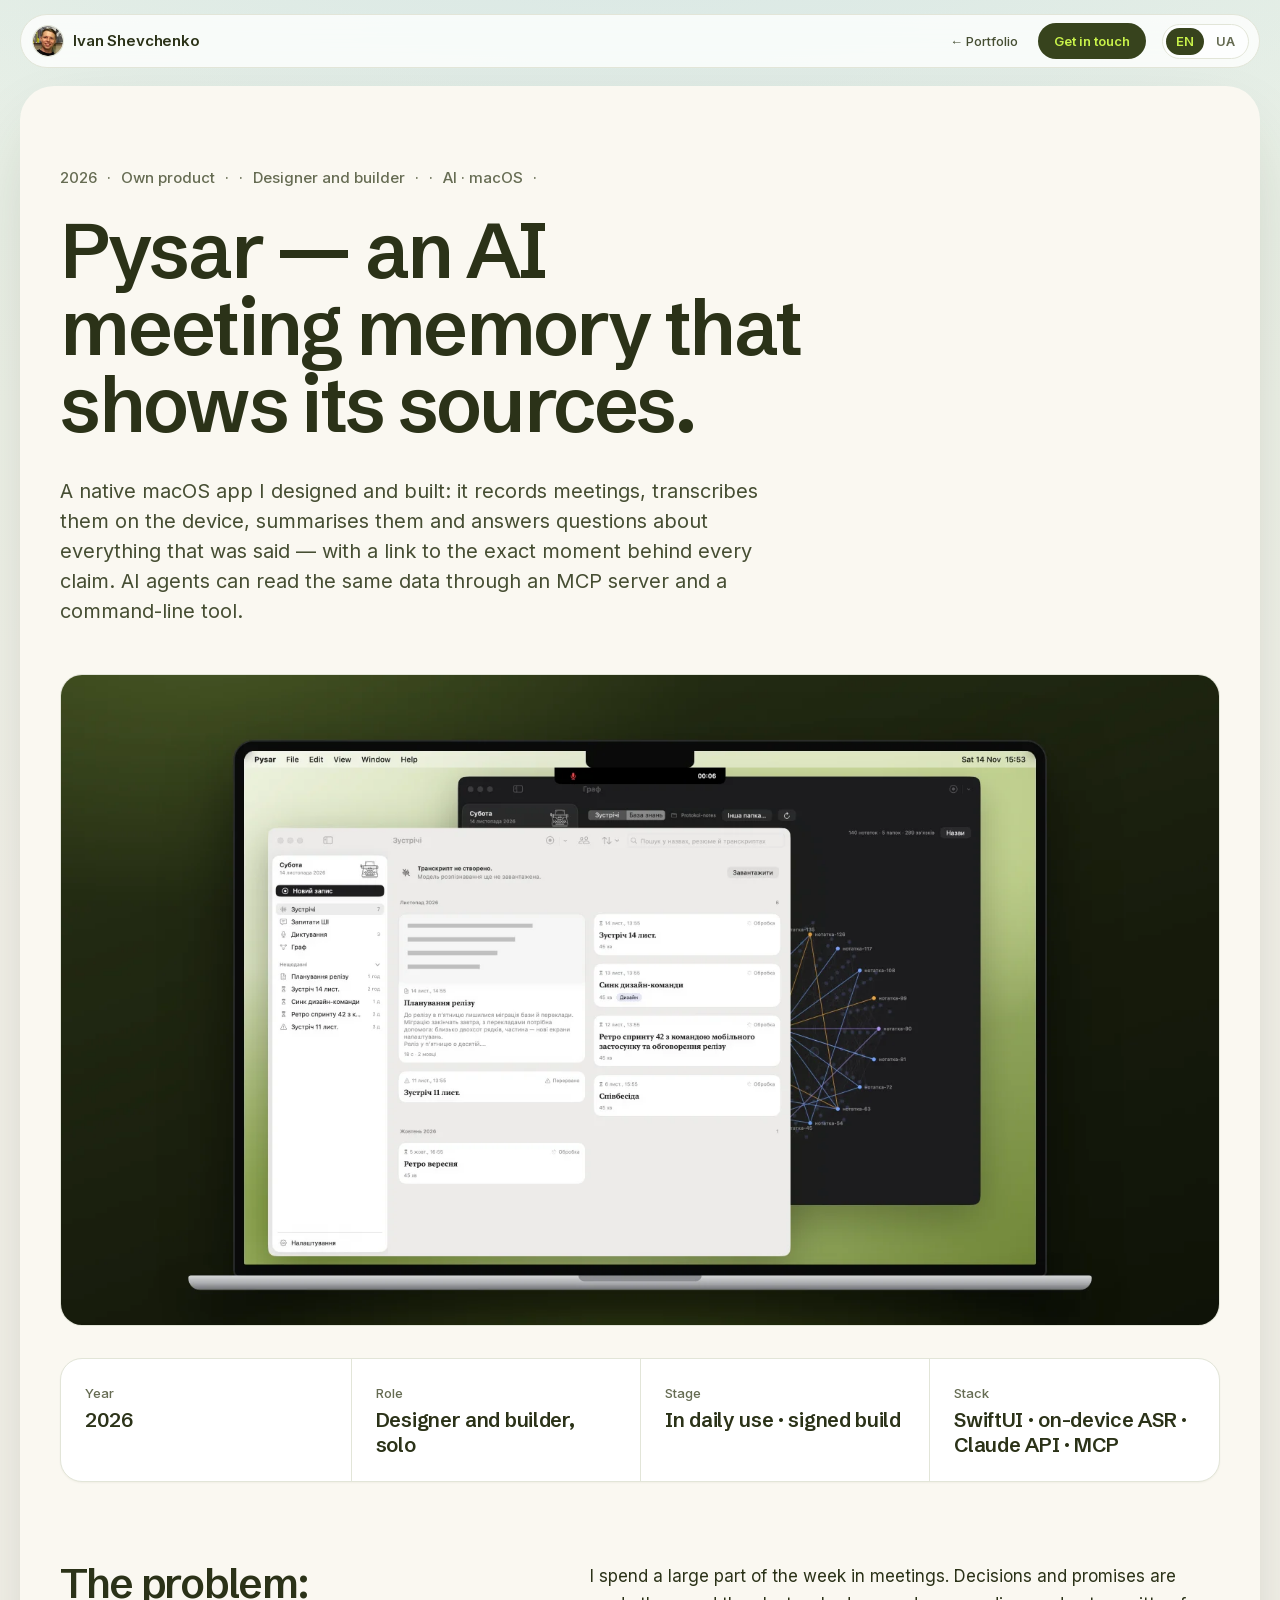
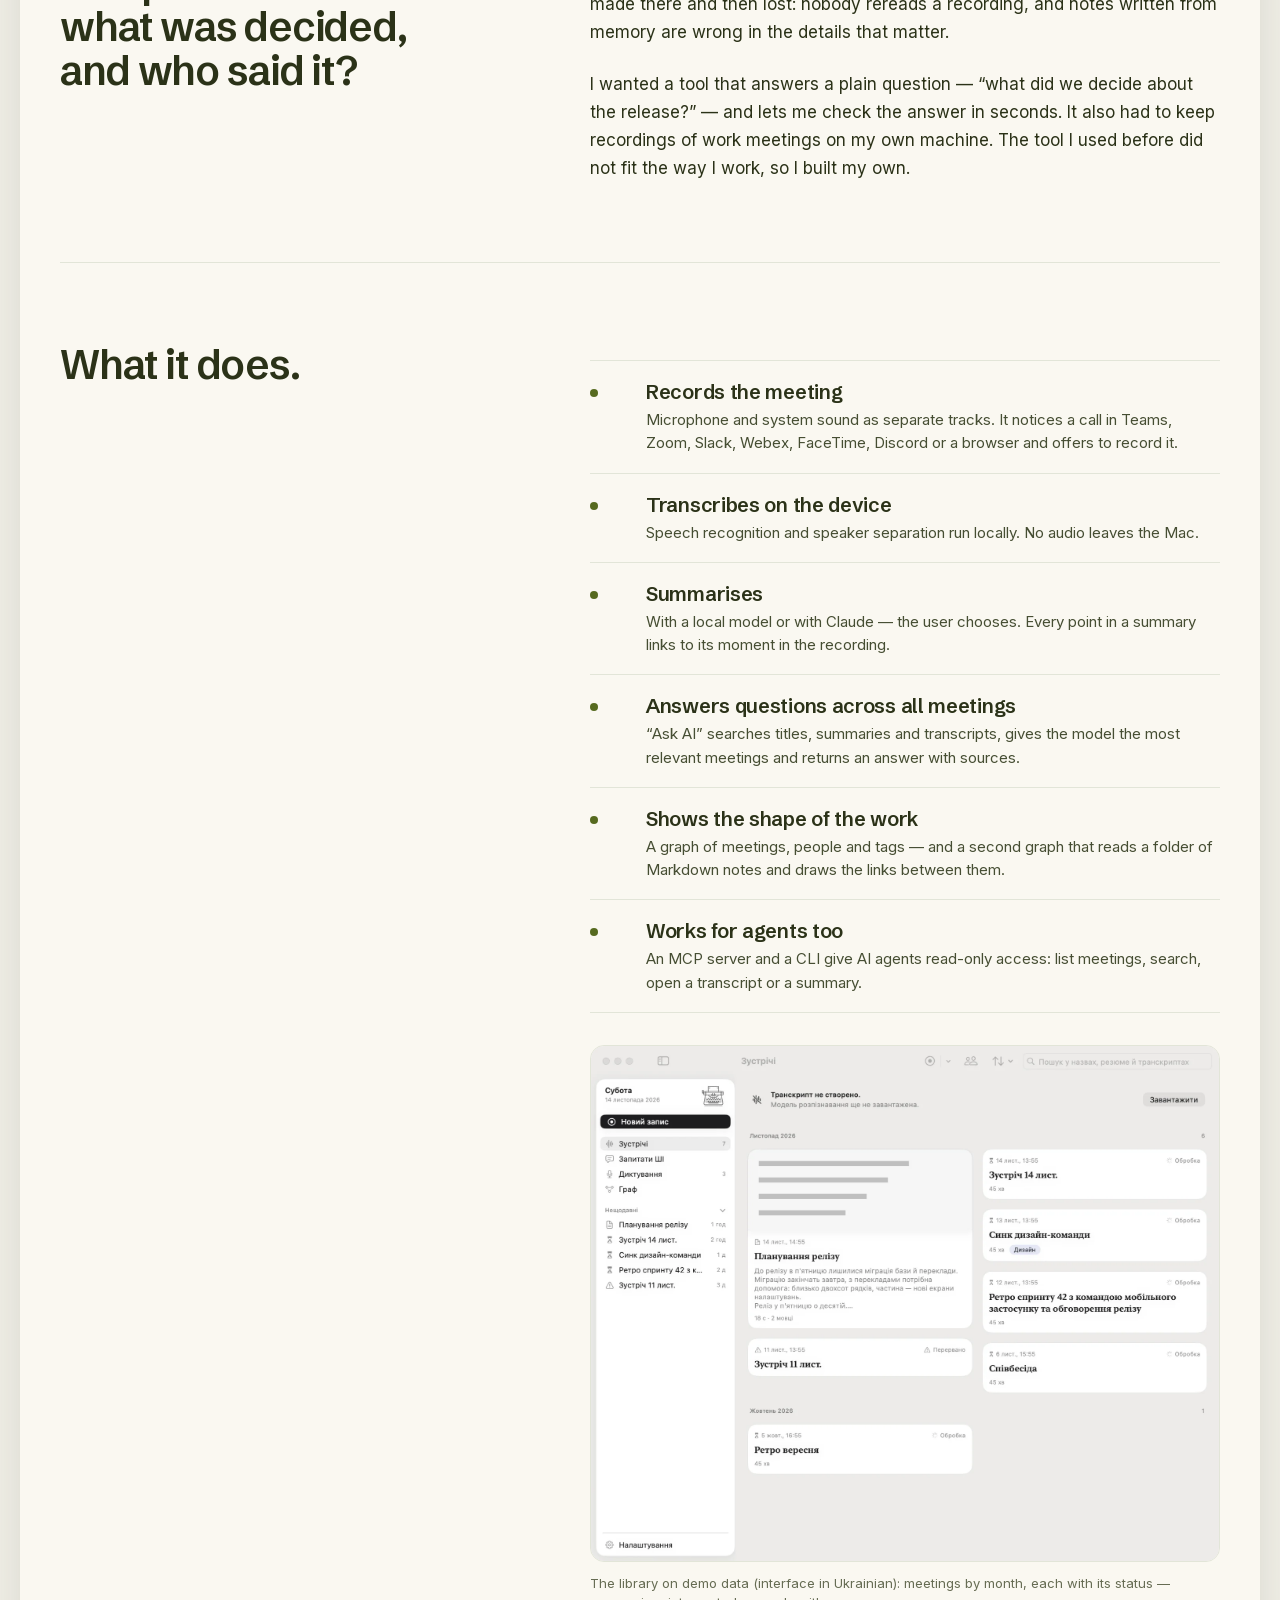
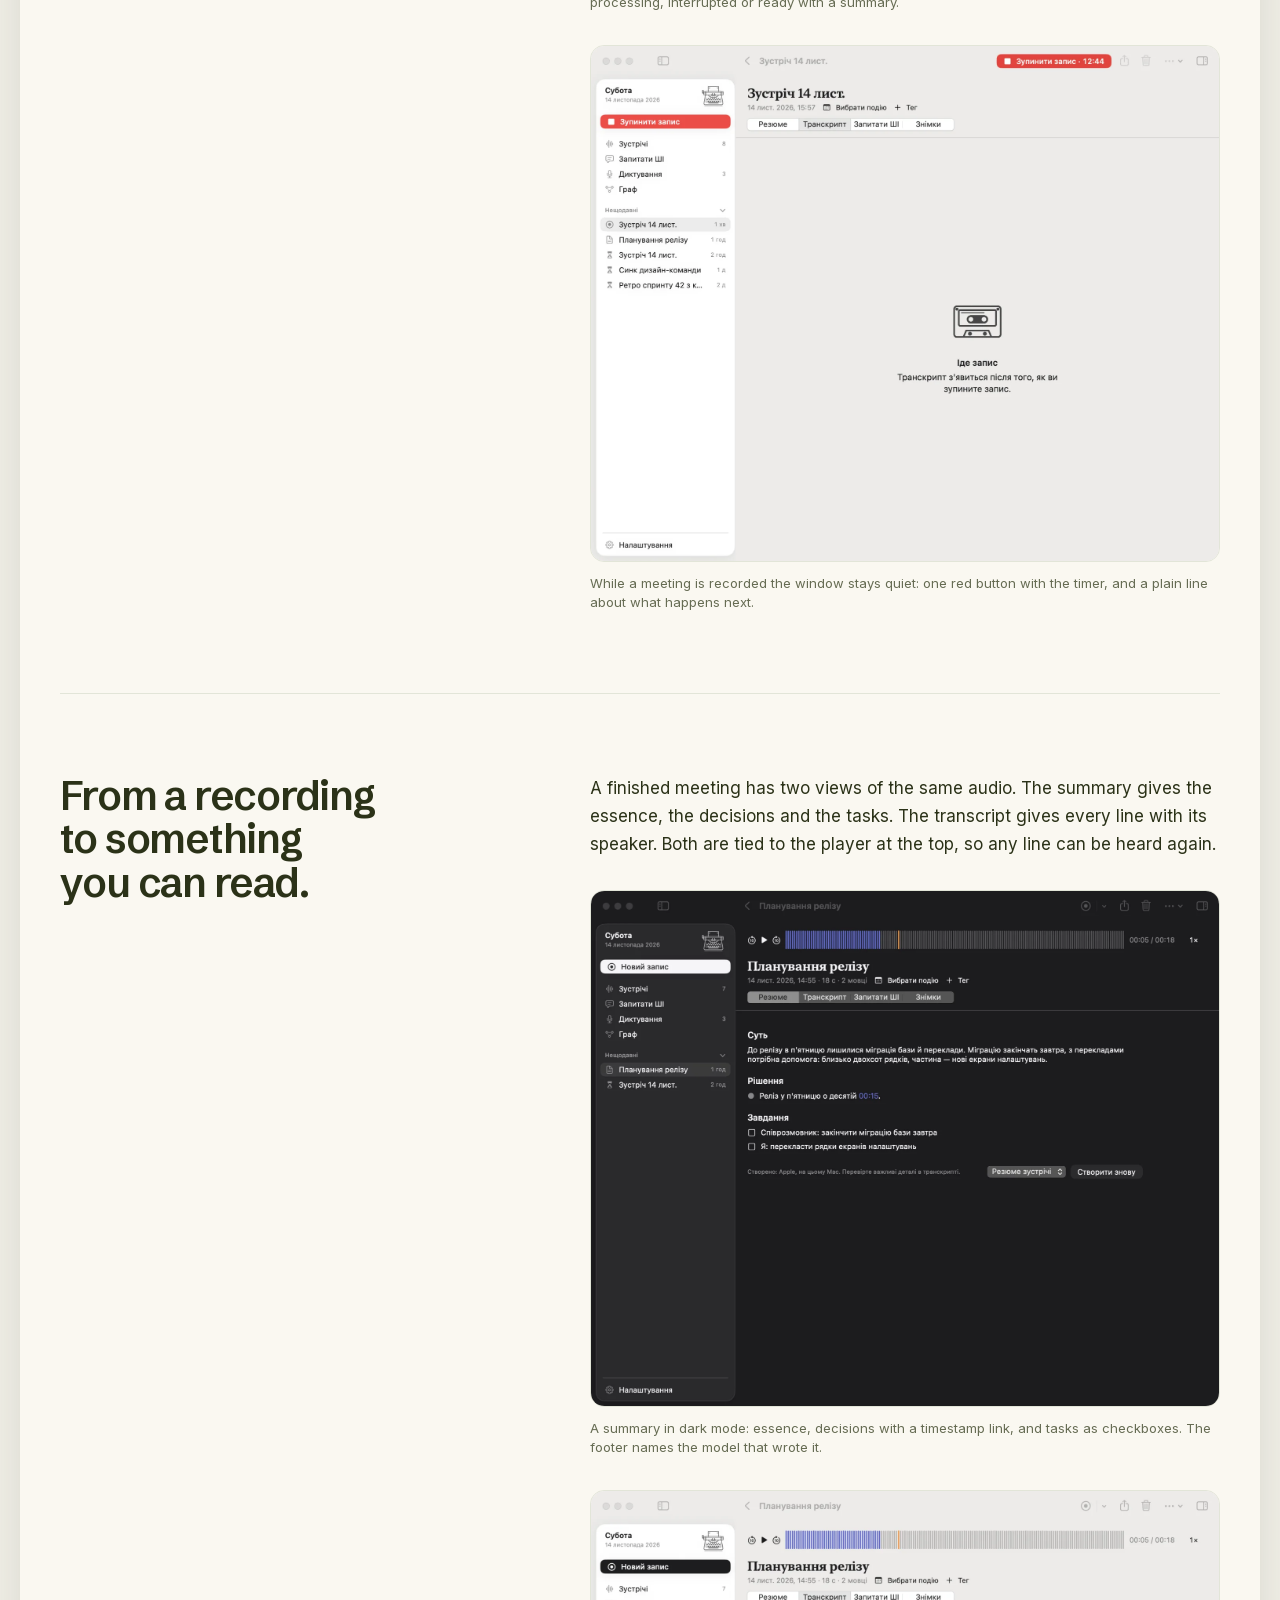
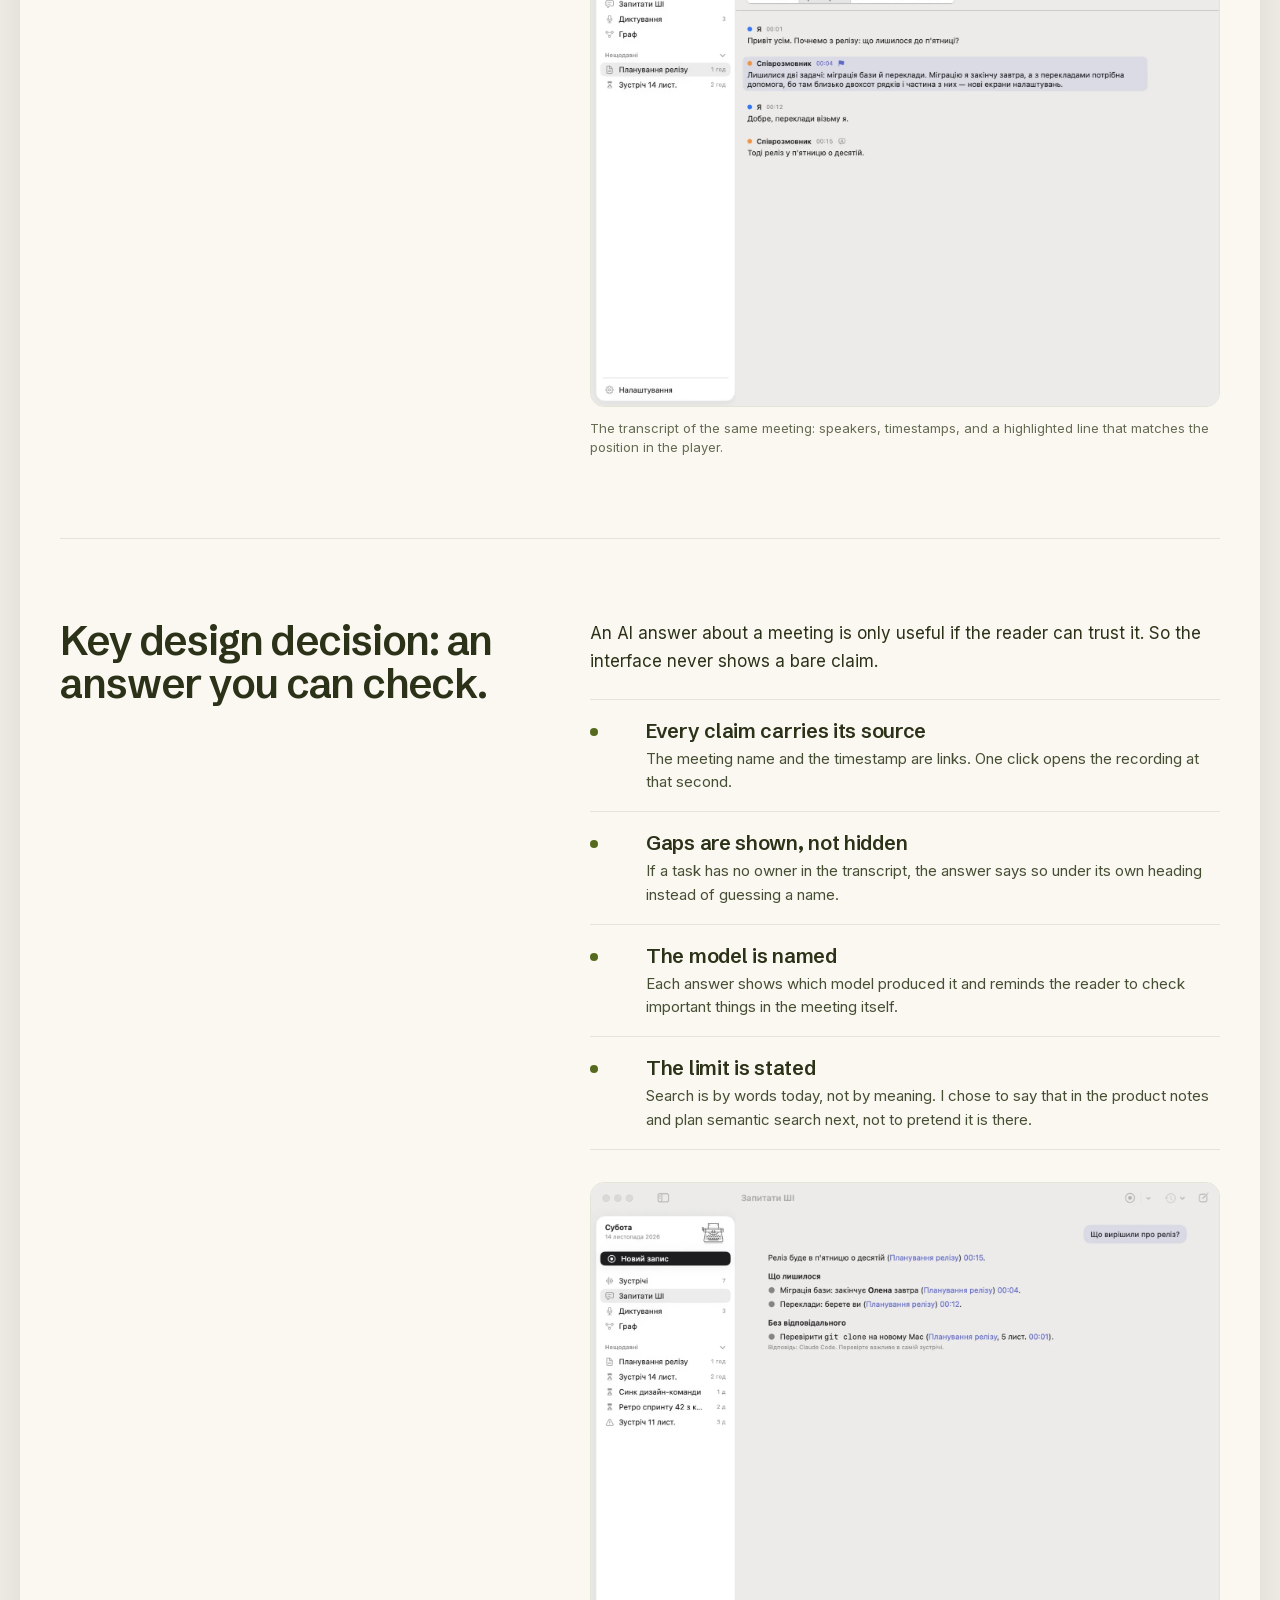
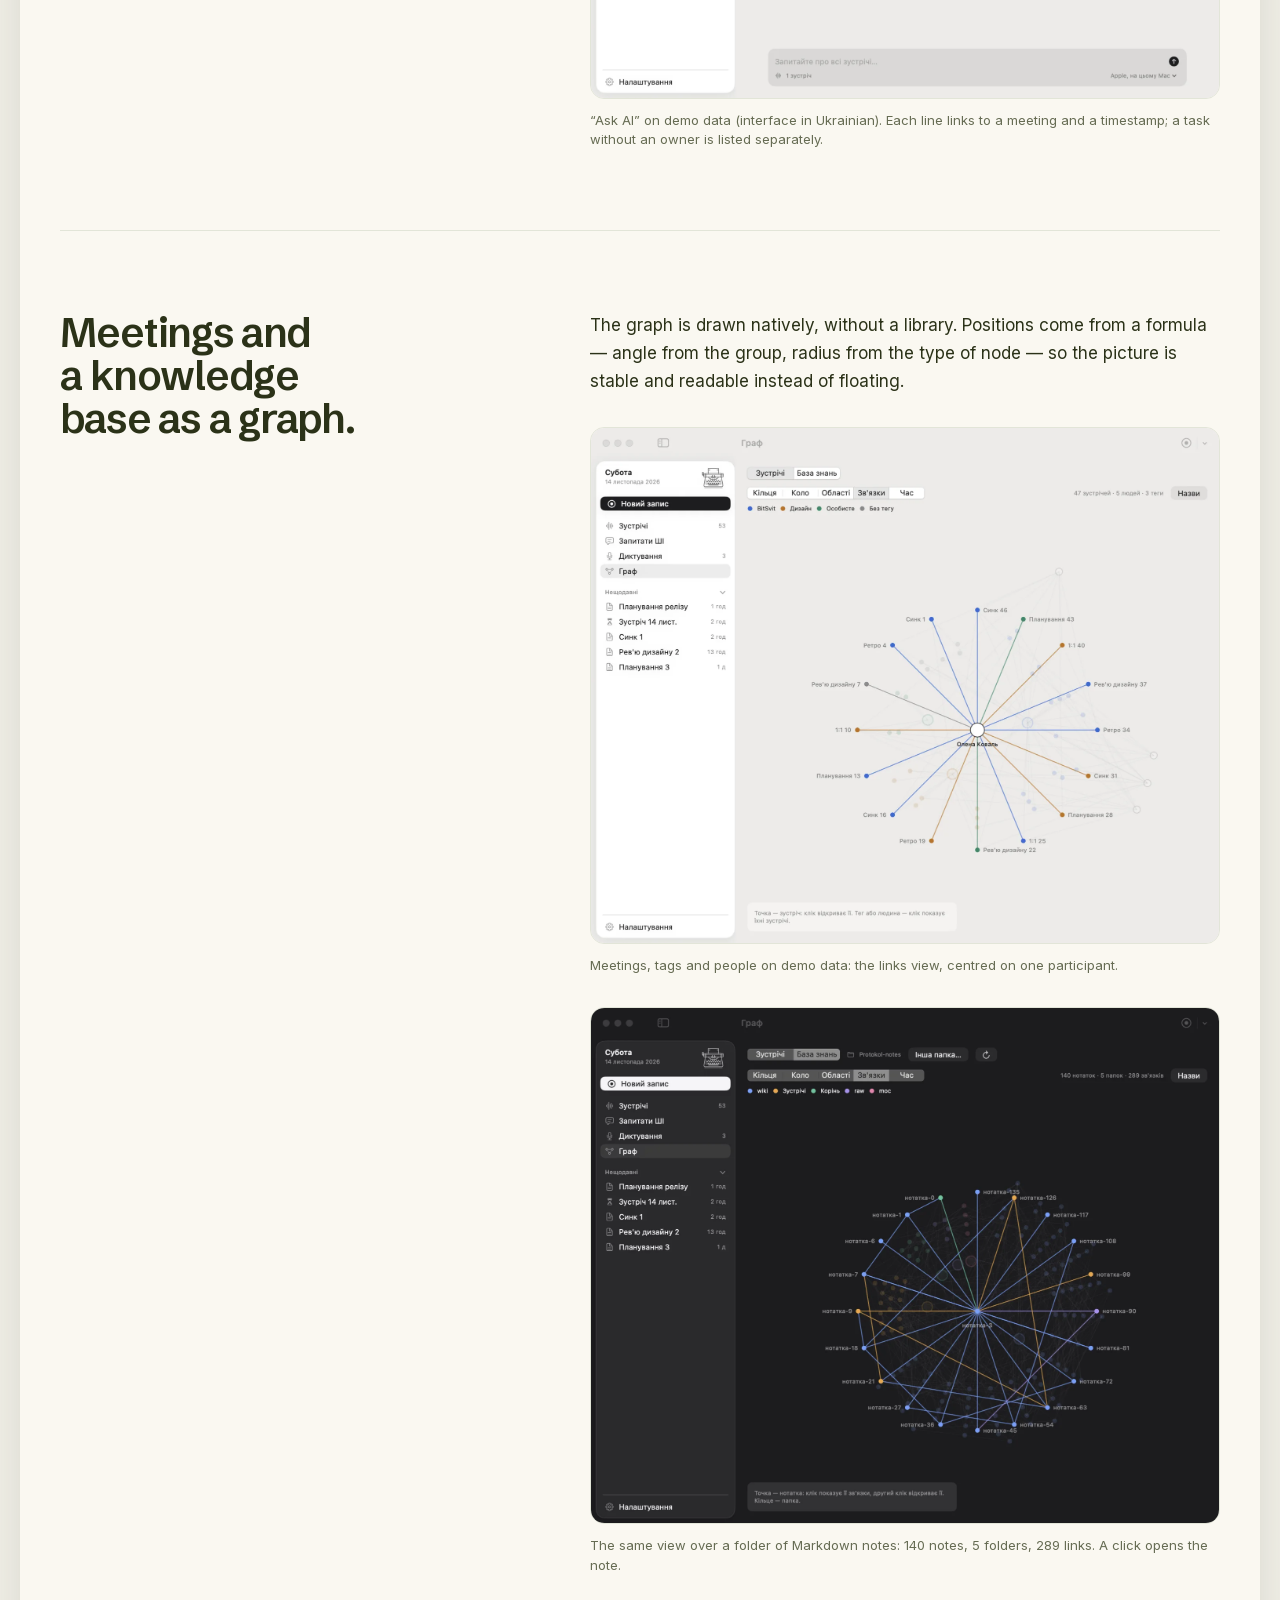
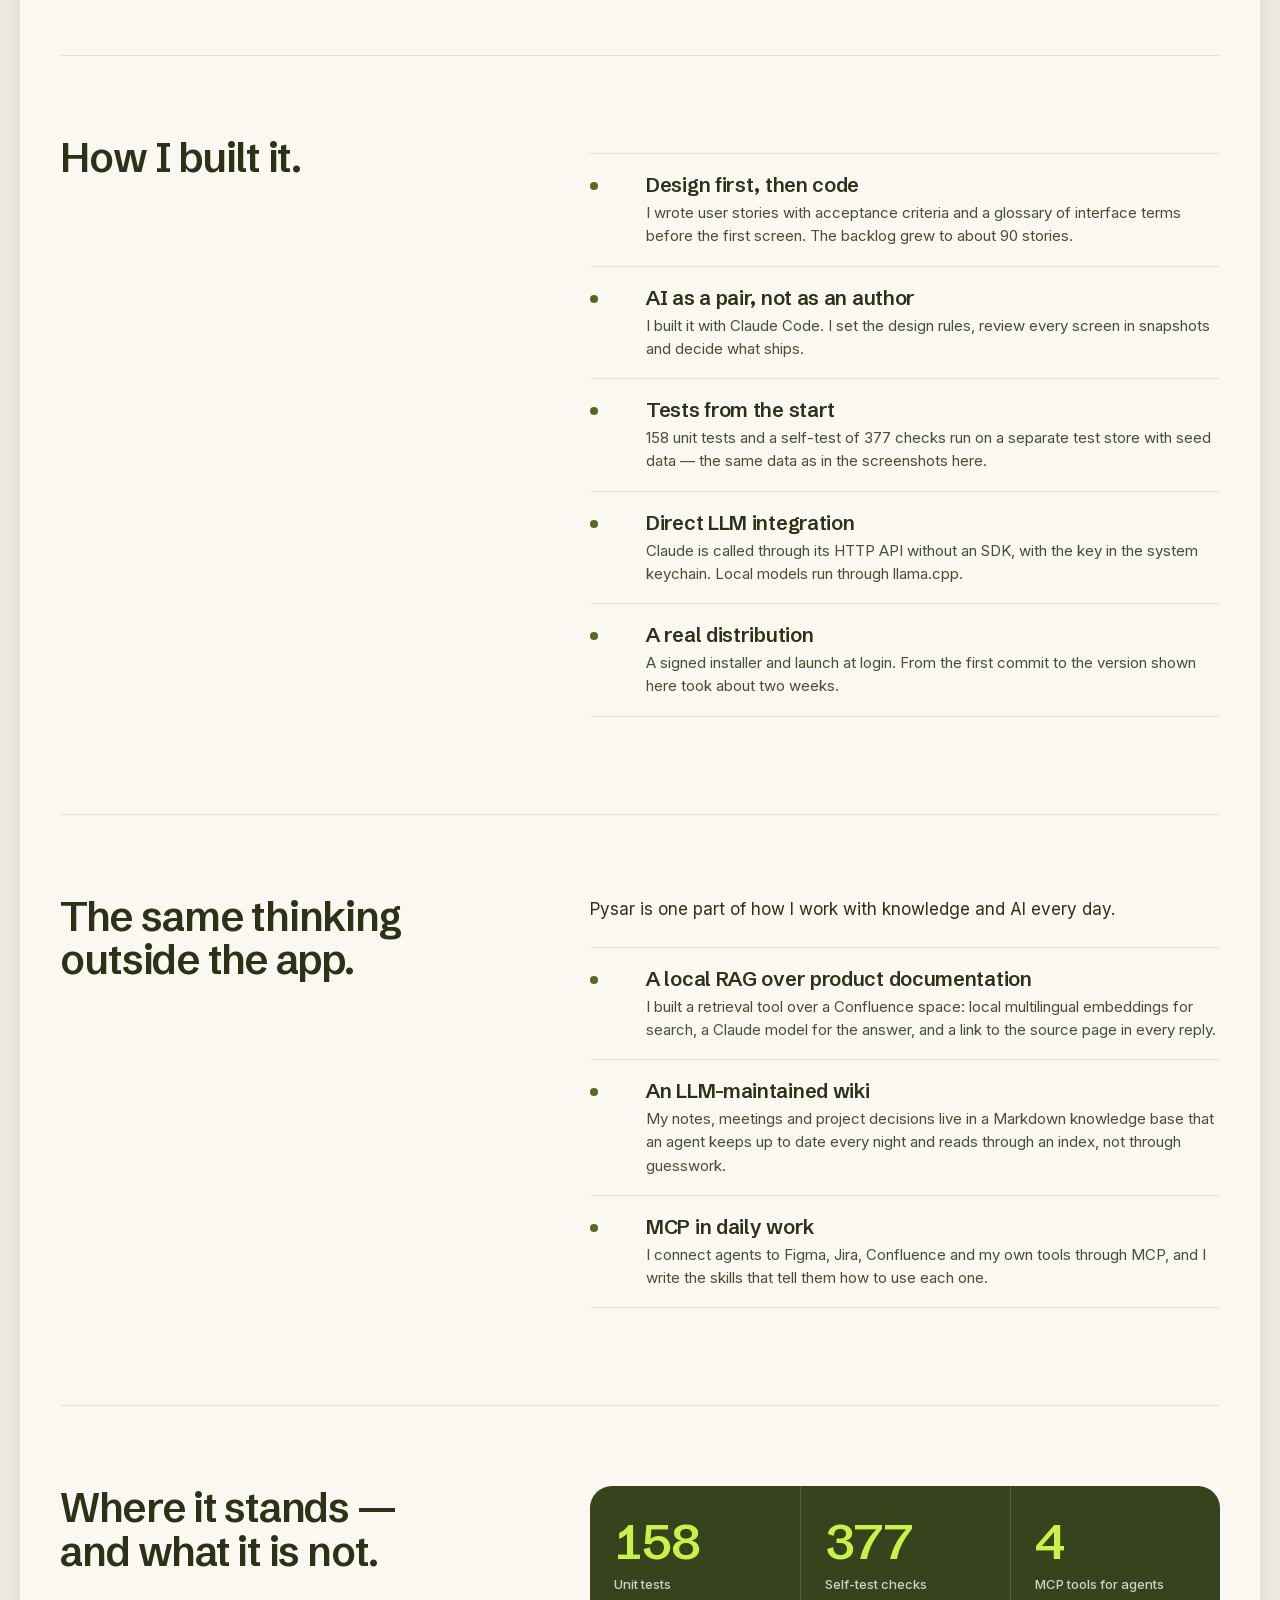
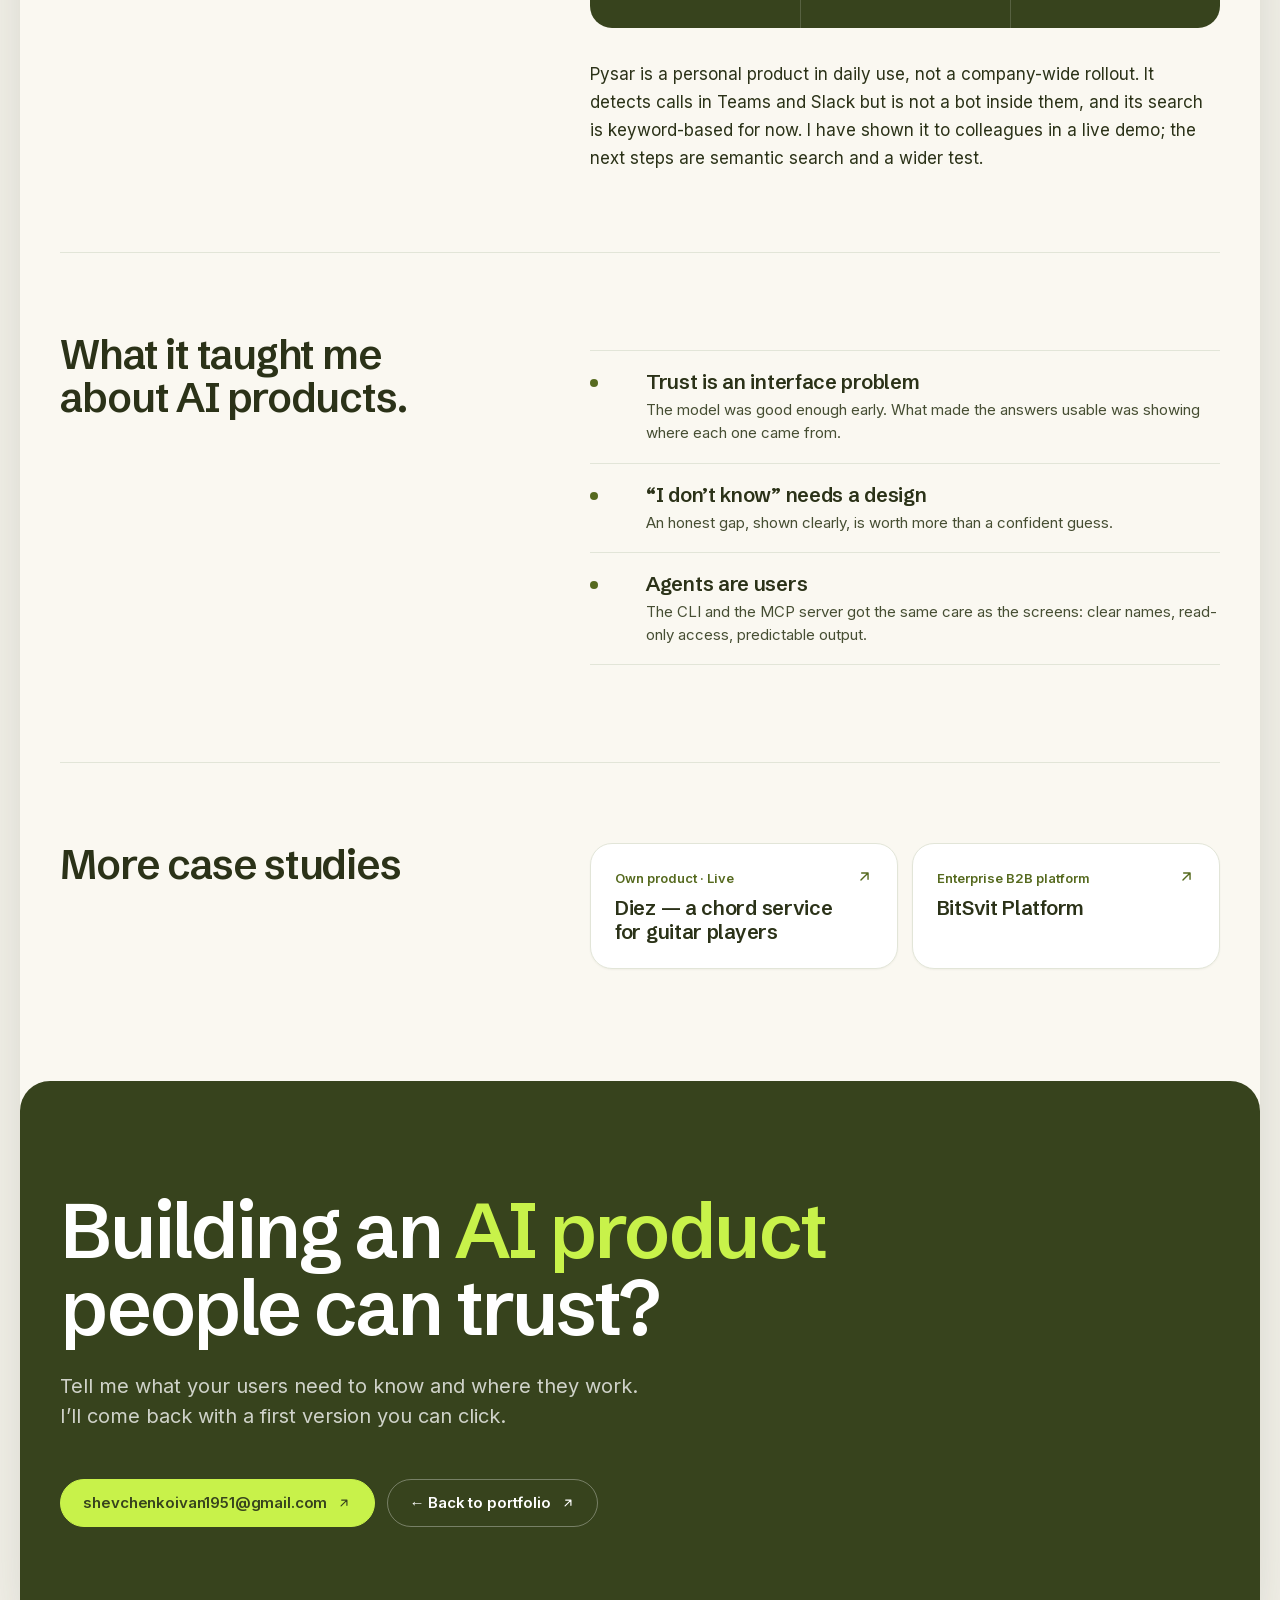
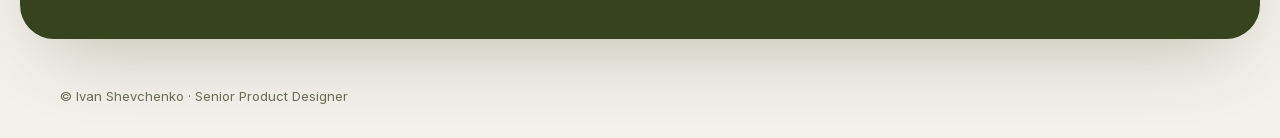
<file: cases/pysar/index.html>
<!doctype html>
<html lang="en">
<head>
  <meta charset="utf-8" />
  <link rel="canonical" href="https://shevchenko-ivan.github.io/hire/cases/pysar/" />
  <meta name="viewport" content="width=device-width, initial-scale=1" />
  <title>Pysar — Case · Ivan Shevchenko</title>
  <meta name="description" content="Pysar: a native macOS app I designed and built that records meetings, transcribes them on the device and answers questions about them with cited sources. Includes an MCP server and a CLI for AI agents." />
  <meta name="theme-color" content="#37431d" />
  <link rel="icon" href="../../assets/favicon.svg?v=2" type="image/svg+xml" />
  <meta property="og:type" content="website" />
  <meta property="og:title" content="Pysar — Case · Ivan Shevchenko" />
  <meta property="og:description" content="Pysar: a native macOS app I designed and built that records meetings, transcribes them on the device and answers questions about them with cited sources. Includes an MCP server and a CLI for AI agents." />
  <meta property="og:image" content="https://shevchenko-ivan.github.io/hire/assets/og.png" />
  <meta name="twitter:card" content="summary_large_image" />
  <link rel="preload" href="../../assets/fonts/schibsted-grotesk-latin.woff2" as="font" type="font/woff2" crossorigin>
  <link rel="preload" href="../../assets/fonts/inter-latin.woff2" as="font" type="font/woff2" crossorigin>
  <link rel="stylesheet" href="../../styles/main.css?v=6994f060" />
  <script>document.documentElement.classList.add('js')</script>
</head>
<body>
  <a class="skip-link" href="#main" data-i18n="a11y.skip">Skip to content</a>

  <header class="nav">
    <div class="wrap nav__inner">
      <a href="../../" class="nav__brand" data-home>
        <span class="nav__brand-mark">IS</span>
        <span>Ivan Shevchenko</span>
      </a>
      <div class="nav__right">
        <a href="../../" class="nav__meta nav__back" data-home data-i18n="nav.back">← Portfolio</a>
        <a class="nav__cta" href="#contact" data-i18n="nav.cta">Get in touch</a>
        <button class="lang-switch" type="button">
          <span class="lang-switch__opt" data-lang="en">EN</span>
          <span class="lang-switch__opt" data-lang="ua">UA</span>
          <span class="sr-only lang-switch__hint"> — Українська версія</span>
        </button>
      </div>
    </div>
  </header>

  <main id="main" class="sheet">
    <section class="case-hero wrap">
      <div class="case-hero__meta">
        <span>2026</span><span><span class="only-en">Own product</span><span class="only-ua">Власний продукт</span></span><span><span class="only-en">Designer and builder</span><span class="only-ua">Дизайнер і розробник</span></span><span><span class="only-en">AI · macOS</span><span class="only-ua">ШІ · macOS</span></span>
      </div>
      <h1 class="case-hero__title"><span class="only-en">Pysar — an AI meeting memory that shows its sources.</span><span class="only-ua">Писар — пам’ять зустрічей на основі ШІ, яка показує свої джерела.</span></h1>
      <p class="case-hero__sub"><span class="only-en">A native macOS app I designed and built: it records meetings, transcribes them on the device, summarises them and answers questions about everything that was said — with a link to the exact moment behind every claim. AI agents can read the same data through an MCP server and a command-line tool.</span><span class="only-ua">Нативний застосунок для macOS, який я спроєктував і створив. Він записує зустрічі, розпізнає їх на пристрої, складає резюме й відповідає на запитання про все, що прозвучало, — з посиланням на точний момент за кожним твердженням. ШІ-агенти читають ті самі дані через MCP-сервер і інструмент командного рядка.</span></p>
    </section>

    <section class="case-cover">
      <div class="wrap">
        <div class="case-cover__inner case-cover__inner--art"><img src="../../assets/cases/pysar/cover.webp" srcset="../../assets/cases/pysar/cover-800.webp 800w, ../../assets/cases/pysar/cover.webp 1600w" sizes="(min-width: 1280px) 1200px, 100vw" width="1600" height="971" alt="A laptop showing Pysar: the meeting library in front of the knowledge-base graph, with a dictation indicator under the camera notch" fetchpriority="high" decoding="async"></div>
      </div>
    </section>

    <div class="wrap">
      <div class="case-facts">
        <div class="fact"><div class="fact__label"><span class="only-en">Year</span><span class="only-ua">Рік</span></div><div class="fact__value">2026</div></div>
        <div class="fact"><div class="fact__label"><span class="only-en">Role</span><span class="only-ua">Роль</span></div><div class="fact__value"><span class="only-en">Designer and builder, solo</span><span class="only-ua">Дизайнер і розробник, самостійно</span></div></div>
        <div class="fact"><div class="fact__label"><span class="only-en">Stage</span><span class="only-ua">Стадія</span></div><div class="fact__value"><span class="only-en">In daily use · signed build</span><span class="only-ua">Щоденне використання · підписана збірка</span></div></div>
        <div class="fact"><div class="fact__label"><span class="only-en">Stack</span><span class="only-ua">Стек</span></div><div class="fact__value"><span class="only-en">SwiftUI · on-device ASR · Claude API · MCP</span><span class="only-ua">SwiftUI · розпізнавання мовлення на пристрої · Claude API · MCP</span></div></div>
      </div>
    </div>

    <div class="wrap">
      <section class="case-section">
        <div class="case-section__head">
          <h2 class="case-section__title"><span class="only-en">The problem: what was decided, and who said it?</span><span class="only-ua">Проблема: що вирішили і хто це сказав?</span></h2>
        </div>
        <div class="case-section__body">
          <p><span class="only-en">I spend a large part of the week in meetings. Decisions and promises are made there and then lost: nobody rereads a recording, and notes written from memory are wrong in the details that matter.</span><span class="only-ua">Значну частину тижня я проводжу на зустрічах. Там ухвалюють рішення й дають обіцянки, а потім їх гублять: ніхто не переслуховує запис, а нотатки з пам’яті хибні саме в тих деталях, які важливі.</span></p>
          <p><span class="only-en">I wanted a tool that answers a plain question — “what did we decide about the release?” — and lets me check the answer in seconds. It also had to keep recordings of work meetings on my own machine. The tool I used before did not fit the way I work, so I built my own.</span><span class="only-ua">Я хотів інструмент, який відповідає на просте запитання — «що ми вирішили щодо релізу?» — і дає перевірити відповідь за секунди. Він також мав зберігати записи робочих зустрічей на моєму комп’ютері. Інструмент, яким я користувався раніше, не відповідав моєму способу роботи, тож я створив власний.</span></p>
        </div>
      </section>

      <section class="case-section">
        <div class="case-section__head">
          <h2 class="case-section__title"><span class="only-en">What it does.</span><span class="only-ua">Що він робить.</span></h2>
        </div>
        <div class="case-section__body">
          <ul class="case-list case-list--bullets">
            <li><div><strong><span class="only-en">Records the meeting</span><span class="only-ua">Записує зустріч</span></strong><span class="case-list__sub"><span class="only-en">Microphone and system sound as separate tracks. It notices a call in Teams, Zoom, Slack, Webex, FaceTime, Discord or a browser and offers to record it.</span><span class="only-ua">Мікрофон і системний звук — окремими доріжками. Писар помічає дзвінок у Teams, Zoom, Slack, Webex, FaceTime, Discord або браузері й пропонує його записати.</span></span></div></li>
            <li><div><strong><span class="only-en">Transcribes on the device</span><span class="only-ua">Розпізнає на пристрої</span></strong><span class="case-list__sub"><span class="only-en">Speech recognition and speaker separation run locally. No audio leaves the Mac.</span><span class="only-ua">Розпізнавання мовлення й розділення мовців працюють локально. Жоден звук не залишає Mac.</span></span></div></li>
            <li><div><strong><span class="only-en">Summarises</span><span class="only-ua">Складає резюме</span></strong><span class="case-list__sub"><span class="only-en">With a local model or with Claude — the user chooses. Every point in a summary links to its moment in the recording.</span><span class="only-ua">Локальною моделлю або через Claude — на вибір користувача. Кожен пункт резюме веде до свого моменту в записі.</span></span></div></li>
            <li><div><strong><span class="only-en">Answers questions across all meetings</span><span class="only-ua">Відповідає на запитання за всіма зустрічами</span></strong><span class="case-list__sub"><span class="only-en">“Ask AI” searches titles, summaries and transcripts, gives the model the most relevant meetings and returns an answer with sources.</span><span class="only-ua">«Запитати ШІ» шукає в назвах, резюме й транскриптах, передає моделі найрелевантніші зустрічі й повертає відповідь із джерелами.</span></span></div></li>
            <li><div><strong><span class="only-en">Shows the shape of the work</span><span class="only-ua">Показує структуру роботи</span></strong><span class="case-list__sub"><span class="only-en">A graph of meetings, people and tags — and a second graph that reads a folder of Markdown notes and draws the links between them.</span><span class="only-ua">Граф зустрічей, людей і тегів — і другий граф, який читає теку з нотатками Markdown і малює зв’язки між ними.</span></span></div></li>
            <li><div><strong><span class="only-en">Works for agents too</span><span class="only-ua">Працює й для агентів</span></strong><span class="case-list__sub"><span class="only-en">An MCP server and a CLI give AI agents read-only access: list meetings, search, open a transcript or a summary.</span><span class="only-ua">MCP-сервер і CLI дають ШІ-агентам доступ лише на читання: список зустрічей, пошук, транскрипт або резюме.</span></span></div></li>
          </ul>
          <figure class="case-image">
            <img src="../../assets/cases/pysar/meetings.webp" width="1600" height="1313" alt="Pysar main window: a sidebar with Meetings, Ask AI, Dictation and Graph, and a library of meeting cards grouped by month with status labels" loading="lazy" decoding="async">
            <figcaption class="case-image__caption"><span class="only-en">The library on demo data (interface in Ukrainian): meetings by month, each with its status — processing, interrupted or ready with a summary.</span><span class="only-ua">Бібліотека на тестових даних: зустрічі за місяцями, кожна зі своїм статусом — обробляється, перервана або готова з резюме.</span></figcaption>
          </figure>
          <figure class="case-image">
            <img src="../../assets/cases/pysar/recording.webp" width="1600" height="1313" alt="Pysar while recording: a red Stop recording button with a timer in the toolbar and a note that the transcript appears after the recording stops" loading="lazy" decoding="async">
            <figcaption class="case-image__caption"><span class="only-en">While a meeting is recorded the window stays quiet: one red button with the timer, and a plain line about what happens next.</span><span class="only-ua">Під час запису зустрічі вікно лишається спокійним: одна червона кнопка з таймером і простий рядок про те, що буде далі.</span></figcaption>
          </figure>
        </div>
      </section>

      <section class="case-section">
        <div class="case-section__head">
          <h2 class="case-section__title"><span class="only-en">From a recording to something you can read.</span><span class="only-ua">Від запису до тексту, який можна прочитати.</span></h2>
        </div>
        <div class="case-section__body">
          <p><span class="only-en">A finished meeting has two views of the same audio. The summary gives the essence, the decisions and the tasks. The transcript gives every line with its speaker. Both are tied to the player at the top, so any line can be heard again.</span><span class="only-ua">Завершена зустріч має два подання того самого аудіо. Резюме дає суть, рішення й задачі. Транскрипт дає кожну репліку з мовцем. Обидва пов’язані з плеєром угорі, тож будь-яку репліку можна прослухати знову.</span></p>
          <figure class="case-image">
            <img src="../../assets/cases/pysar/summary.webp" width="1600" height="1313" alt="Meeting summary in dark mode: a waveform player, then the sections Essence, Decisions and Tasks, with a timestamp link next to a decision" loading="lazy" decoding="async">
            <figcaption class="case-image__caption"><span class="only-en">A summary in dark mode: essence, decisions with a timestamp link, and tasks as checkboxes. The footer names the model that wrote it.</span><span class="only-ua">Резюме в темній темі: суть, рішення з посиланням на час і задачі як чекбокси. Унизу вказано модель, яка його написала.</span></figcaption>
          </figure>
          <figure class="case-image">
            <img src="../../assets/cases/pysar/transcript.webp" width="1600" height="1313" alt="Meeting transcript in light mode: lines by two speakers with timestamps, one line highlighted" loading="lazy" decoding="async">
            <figcaption class="case-image__caption"><span class="only-en">The transcript of the same meeting: speakers, timestamps, and a highlighted line that matches the position in the player.</span><span class="only-ua">Транскрипт тієї самої зустрічі: мовці, позначки часу й виділена репліка, що відповідає позиції в плеєрі.</span></figcaption>
          </figure>
        </div>
      </section>

      <section class="case-section">
        <div class="case-section__head">
          <h2 class="case-section__title"><span class="only-en">Key design decision: an answer you can check.</span><span class="only-ua">Ключове дизайн-рішення: відповідь, яку можна перевірити.</span></h2>
        </div>
        <div class="case-section__body">
          <p><span class="only-en">An AI answer about a meeting is only useful if the reader can trust it. So the interface never shows a bare claim.</span><span class="only-ua">Відповідь ШІ про зустріч корисна, лише якщо читач може їй довіряти. Тому інтерфейс ніколи не показує голе твердження.</span></p>
          <ul class="case-list case-list--bullets">
            <li><div><strong><span class="only-en">Every claim carries its source</span><span class="only-ua">Кожне твердження має джерело</span></strong><span class="case-list__sub"><span class="only-en">The meeting name and the timestamp are links. One click opens the recording at that second.</span><span class="only-ua">Назва зустрічі й позначка часу — це посилання. Один клік відкриває запис на цій секунді.</span></span></div></li>
            <li><div><strong><span class="only-en">Gaps are shown, not hidden</span><span class="only-ua">Прогалини видно, а не приховано</span></strong><span class="case-list__sub"><span class="only-en">If a task has no owner in the transcript, the answer says so under its own heading instead of guessing a name.</span><span class="only-ua">Якщо в транскрипті задача не має виконавця, відповідь каже про це під окремим заголовком, а не вгадує ім’я.</span></span></div></li>
            <li><div><strong><span class="only-en">The model is named</span><span class="only-ua">Модель названо</span></strong><span class="case-list__sub"><span class="only-en">Each answer shows which model produced it and reminds the reader to check important things in the meeting itself.</span><span class="only-ua">Кожна відповідь показує, яка модель її дала, і нагадує перевіряти важливе в самій зустрічі.</span></span></div></li>
            <li><div><strong><span class="only-en">The limit is stated</span><span class="only-ua">Обмеження сказано прямо</span></strong><span class="case-list__sub"><span class="only-en">Search is by words today, not by meaning. I chose to say that in the product notes and plan semantic search next, not to pretend it is there.</span><span class="only-ua">Пошук поки що працює за словами, а не за змістом. Я вирішив написати про це в нотатках до продукту й запланувати семантичний пошук, а не вдавати, що він уже є.</span></span></div></li>
          </ul>
          <figure class="case-image">
            <img src="../../assets/cases/pysar/ask-ai.webp" width="1600" height="1313" alt="Ask AI answer to the question What did we decide about the release: a statement with links to the meeting and timestamps, a list of what is left, and a separate heading Without an owner" loading="lazy" decoding="async">
            <figcaption class="case-image__caption"><span class="only-en">“Ask AI” on demo data (interface in Ukrainian). Each line links to a meeting and a timestamp; a task without an owner is listed separately.</span><span class="only-ua">«Запитати ШІ» на тестових даних. Кожен рядок веде до зустрічі й позначки часу; задачу без виконавця винесено окремо.</span></figcaption>
          </figure>
        </div>
      </section>

      <section class="case-section">
        <div class="case-section__head">
          <h2 class="case-section__title"><span class="only-en">Meetings and a knowledge base as a graph.</span><span class="only-ua">Зустрічі й база знань як граф.</span></h2>
        </div>
        <div class="case-section__body">
          <p><span class="only-en">The graph is drawn natively, without a library. Positions come from a formula — angle from the group, radius from the type of node — so the picture is stable and readable instead of floating.</span><span class="only-ua">Граф намальовано нативно, без бібліотеки. Позиції задає формула — кут залежить від групи, радіус від типу вузла, — тож картинка стабільна й читабельна, а не пливе.</span></p>
          <figure class="case-image">
            <img src="../../assets/cases/pysar/graph-meetings.webp" width="1600" height="1313" alt="Graph view in light mode: one person in the centre with coloured lines to the meetings they took part in, coloured by tag" loading="lazy" decoding="async">
            <figcaption class="case-image__caption"><span class="only-en">Meetings, tags and people on demo data: the links view, centred on one participant.</span><span class="only-ua">Зустрічі, теги й люди на тестових даних: подання зв’язків із центром на одному учасникові.</span></figcaption>
          </figure>
          <figure class="case-image">
            <img src="../../assets/cases/pysar/graph-knowledge.webp" width="1600" height="1313" alt="Dark graph of a Markdown knowledge base: 140 notes in 5 folders with 289 links, one note highlighted with its two links" loading="lazy" decoding="async">
            <figcaption class="case-image__caption"><span class="only-en">The same view over a folder of Markdown notes: 140 notes, 5 folders, 289 links. A click opens the note.</span><span class="only-ua">Те саме подання для теки з нотатками Markdown: 140 нотаток, 5 тек, 289 зв’язків. Клік відкриває нотатку.</span></figcaption>
          </figure>
        </div>
      </section>

      <section class="case-section">
        <div class="case-section__head">
          <h2 class="case-section__title"><span class="only-en">How I built it.</span><span class="only-ua">Як я це створив.</span></h2>
        </div>
        <div class="case-section__body">
          <ul class="case-list case-list--bullets">
            <li><div><strong><span class="only-en">Design first, then code</span><span class="only-ua">Спершу дизайн, потім код</span></strong><span class="case-list__sub"><span class="only-en">I wrote user stories with acceptance criteria and a glossary of interface terms before the first screen. The backlog grew to about 90 stories.</span><span class="only-ua">До першого екрана я написав user stories з критеріями приймання й глосарій термінів інтерфейсу. Беклог виріс приблизно до 90 історій.</span></span></div></li>
            <li><div><strong><span class="only-en">AI as a pair, not as an author</span><span class="only-ua">ШІ як напарник, а не автор</span></strong><span class="case-list__sub"><span class="only-en">I built it with Claude Code. I set the design rules, review every screen in snapshots and decide what ships.</span><span class="only-ua">Я створив Писар разом із Claude Code. Я задаю правила дизайну, переглядаю кожен екран на знімках і вирішую, що йде в реліз.</span></span></div></li>
            <li><div><strong><span class="only-en">Tests from the start</span><span class="only-ua">Тести від самого початку</span></strong><span class="case-list__sub"><span class="only-en">158 unit tests and a self-test of 377 checks run on a separate test store with seed data — the same data as in the screenshots here.</span><span class="only-ua">158 модульних тестів і самотест на 377 перевірок працюють на окремому тестовому сховищі з тестовими даними — тими самими, що на цих знімках екрана.</span></span></div></li>
            <li><div><strong><span class="only-en">Direct LLM integration</span><span class="only-ua">Пряма інтеграція з LLM</span></strong><span class="case-list__sub"><span class="only-en">Claude is called through its HTTP API without an SDK, with the key in the system keychain. Local models run through llama.cpp.</span><span class="only-ua">Claude викликається через HTTP API без SDK, а ключ зберігається в системній зв’язці ключів. Локальні моделі працюють через llama.cpp.</span></span></div></li>
            <li><div><strong><span class="only-en">A real distribution</span><span class="only-ua">Справжнє розповсюдження</span></strong><span class="case-list__sub"><span class="only-en">A signed installer and launch at login. From the first commit to the version shown here took about two weeks.</span><span class="only-ua">Підписаний інсталятор і запуск під час входу в систему. Від першого коміту до показаної тут версії минуло близько двох тижнів.</span></span></div></li>
          </ul>
        </div>
      </section>

      <section class="case-section">
        <div class="case-section__head">
          <h2 class="case-section__title"><span class="only-en">The same thinking outside the app.</span><span class="only-ua">Той самий підхід поза застосунком.</span></h2>
        </div>
        <div class="case-section__body">
          <p><span class="only-en">Pysar is one part of how I work with knowledge and AI every day.</span><span class="only-ua">Писар — одна частина того, як я щодня працюю зі знаннями та ШІ.</span></p>
          <ul class="case-list case-list--bullets">
            <li><div><strong><span class="only-en">A local RAG over product documentation</span><span class="only-ua">Локальний RAG над документацією продукту</span></strong><span class="case-list__sub"><span class="only-en">I built a retrieval tool over a Confluence space: local multilingual embeddings for search, a Claude model for the answer, and a link to the source page in every reply.</span><span class="only-ua">Я створив інструмент пошуку по простору Confluence: локальні багатомовні embeddings для пошуку, модель Claude для відповіді й посилання на сторінку-джерело в кожній відповіді.</span></span></div></li>
            <li><div><strong><span class="only-en">An LLM-maintained wiki</span><span class="only-ua">Вікі, яку веде LLM</span></strong><span class="case-list__sub"><span class="only-en">My notes, meetings and project decisions live in a Markdown knowledge base that an agent keeps up to date every night and reads through an index, not through guesswork.</span><span class="only-ua">Мої нотатки, зустрічі й рішення щодо проєктів живуть у базі знань на Markdown. Агент щоночі її оновлює й читає через індекс, а не навмання.</span></span></div></li>
            <li><div><strong><span class="only-en">MCP in daily work</span><span class="only-ua">MCP у щоденній роботі</span></strong><span class="case-list__sub"><span class="only-en">I connect agents to Figma, Jira, Confluence and my own tools through MCP, and I write the skills that tell them how to use each one.</span><span class="only-ua">Я під’єдную агентів до Figma, Jira, Confluence і власних інструментів через MCP і пишу скіли, які пояснюють їм, як користуватися кожним.</span></span></div></li>
          </ul>
        </div>
      </section>

      <section class="case-section">
        <div class="case-section__head">
          <h2 class="case-section__title"><span class="only-en">Where it stands — and what it is not.</span><span class="only-ua">Де він зараз — і чим він не є.</span></h2>
        </div>
        <div class="case-section__body">
          <div class="outcomes">
            <div><span class="metric__value">158</span><span class="metric__label"><span class="only-en">Unit tests</span><span class="only-ua">Модульні тести</span></span></div>
            <div><span class="metric__value">377</span><span class="metric__label"><span class="only-en">Self-test checks</span><span class="only-ua">Перевірки самотесту</span></span></div>
            <div><span class="metric__value">4</span><span class="metric__label"><span class="only-en">MCP tools for agents</span><span class="only-ua">MCP-інструменти для агентів</span></span></div>
          </div>
          <p class="outcomes__note"><span class="only-en">Pysar is a personal product in daily use, not a company-wide rollout. It detects calls in Teams and Slack but is not a bot inside them, and its search is keyword-based for now. I have shown it to colleagues in a live demo; the next steps are semantic search and a wider test.</span><span class="only-ua">Писар — особистий продукт, яким я користуюся щодня, а не впровадження на всю компанію. Він розпізнає дзвінки в Teams і Slack, але не є ботом усередині них, а пошук поки що працює за словами. Я показав його колегам на живому демо; наступні кроки — семантичний пошук і ширше тестування.</span></p>
        </div>
      </section>

      <section class="case-section">
        <div class="case-section__head">
          <h2 class="case-section__title"><span class="only-en">What it taught me about AI products.</span><span class="only-ua">Чого він навчив мене про ШІ-продукти.</span></h2>
        </div>
        <div class="case-section__body">
          <ul class="case-list case-list--bullets">
            <li><div><strong><span class="only-en">Trust is an interface problem</span><span class="only-ua">Довіра — це задача інтерфейсу</span></strong><span class="case-list__sub"><span class="only-en">The model was good enough early. What made the answers usable was showing where each one came from.</span><span class="only-ua">Модель рано стала достатньо доброю. Відповіді стали корисними тоді, коли я почав показувати, звідки кожна з них.</span></span></div></li>
            <li><div><strong><span class="only-en">“I don’t know” needs a design</span><span class="only-ua">«Не знаю» теж треба спроєктувати</span></strong><span class="case-list__sub"><span class="only-en">An honest gap, shown clearly, is worth more than a confident guess.</span><span class="only-ua">Чесна прогалина, показана чітко, варта більше, ніж упевнена здогадка.</span></span></div></li>
            <li><div><strong><span class="only-en">Agents are users</span><span class="only-ua">Агенти — теж користувачі</span></strong><span class="case-list__sub"><span class="only-en">The CLI and the MCP server got the same care as the screens: clear names, read-only access, predictable output.</span><span class="only-ua">CLI і MCP-сервер отримали ту саму увагу, що й екрани: зрозумілі назви, доступ лише на читання, передбачуваний вивід.</span></span></div></li>
          </ul>
        </div>
      </section>

      <section class="case-section">
        <div class="case-section__head">
          <h2 class="case-section__title" data-i18n="case.related.also">More case studies</h2>
        </div>
        <div class="related">
          <a class="related__card" href="../diez/">
            <div class="related__kicker"><span class="only-en">Own product · Live</span><span class="only-ua">Власний продукт · Працює</span></div>
            <div class="related__title"><span class="only-en">Diez — a chord service for guitar players</span><span class="only-ua">Diez — сервіс акордів для гітаристів</span></div>
          </a>
          <a class="related__card" href="../bos-design-system/">
            <div class="related__kicker"><span class="only-en">Enterprise B2B platform</span><span class="only-ua">Корпоративна B2B-платформа</span></div>
            <div class="related__title"><span class="only-en">BitSvit Platform</span><span class="only-ua">BitSvit Platform</span></div>
          </a>
        </div>
      </section>
    </div>

    <section id="contact" class="contact">
      <div class="wrap">
        <h2 class="contact__title"><span class="only-en">Building an <em>AI product</em> people can trust?</span><span class="only-ua">Створюєте <em>ШІ-продукт</em>, якому люди довірятимуть?</span></h2>
        <p class="contact__lede"><span class="only-en">Tell me what your users need to know and where they work. I’ll come back with a first version you can click.</span><span class="only-ua">Розкажіть, що мають знати ваші користувачі і де вони працюють. Я повернуся з першою версією, яку можна клікати.</span></p>
        <div class="contact__row">
          <a class="contact__link" href="mailto:shevchenkoivan1951@gmail.com" data-i18n="contact.linkPing">shevchenkoivan1951@gmail.com</a>
          <a class="contact__link" href="../../" data-home data-i18n="contact.backToPortfolio">← Back to portfolio</a>
        </div>
      </div>
    </section>
  </main>

  <footer class="wrap foot">
    <span data-i18n="foot.copy">© Ivan Shevchenko · Senior Product Designer</span>
  </footer>

  <script src="../../scripts/anim.js?v=e52e3bde" defer></script>
  <script src="../../scripts/i18n.js?v=383647df" defer></script>
</body>
</html>
</file>
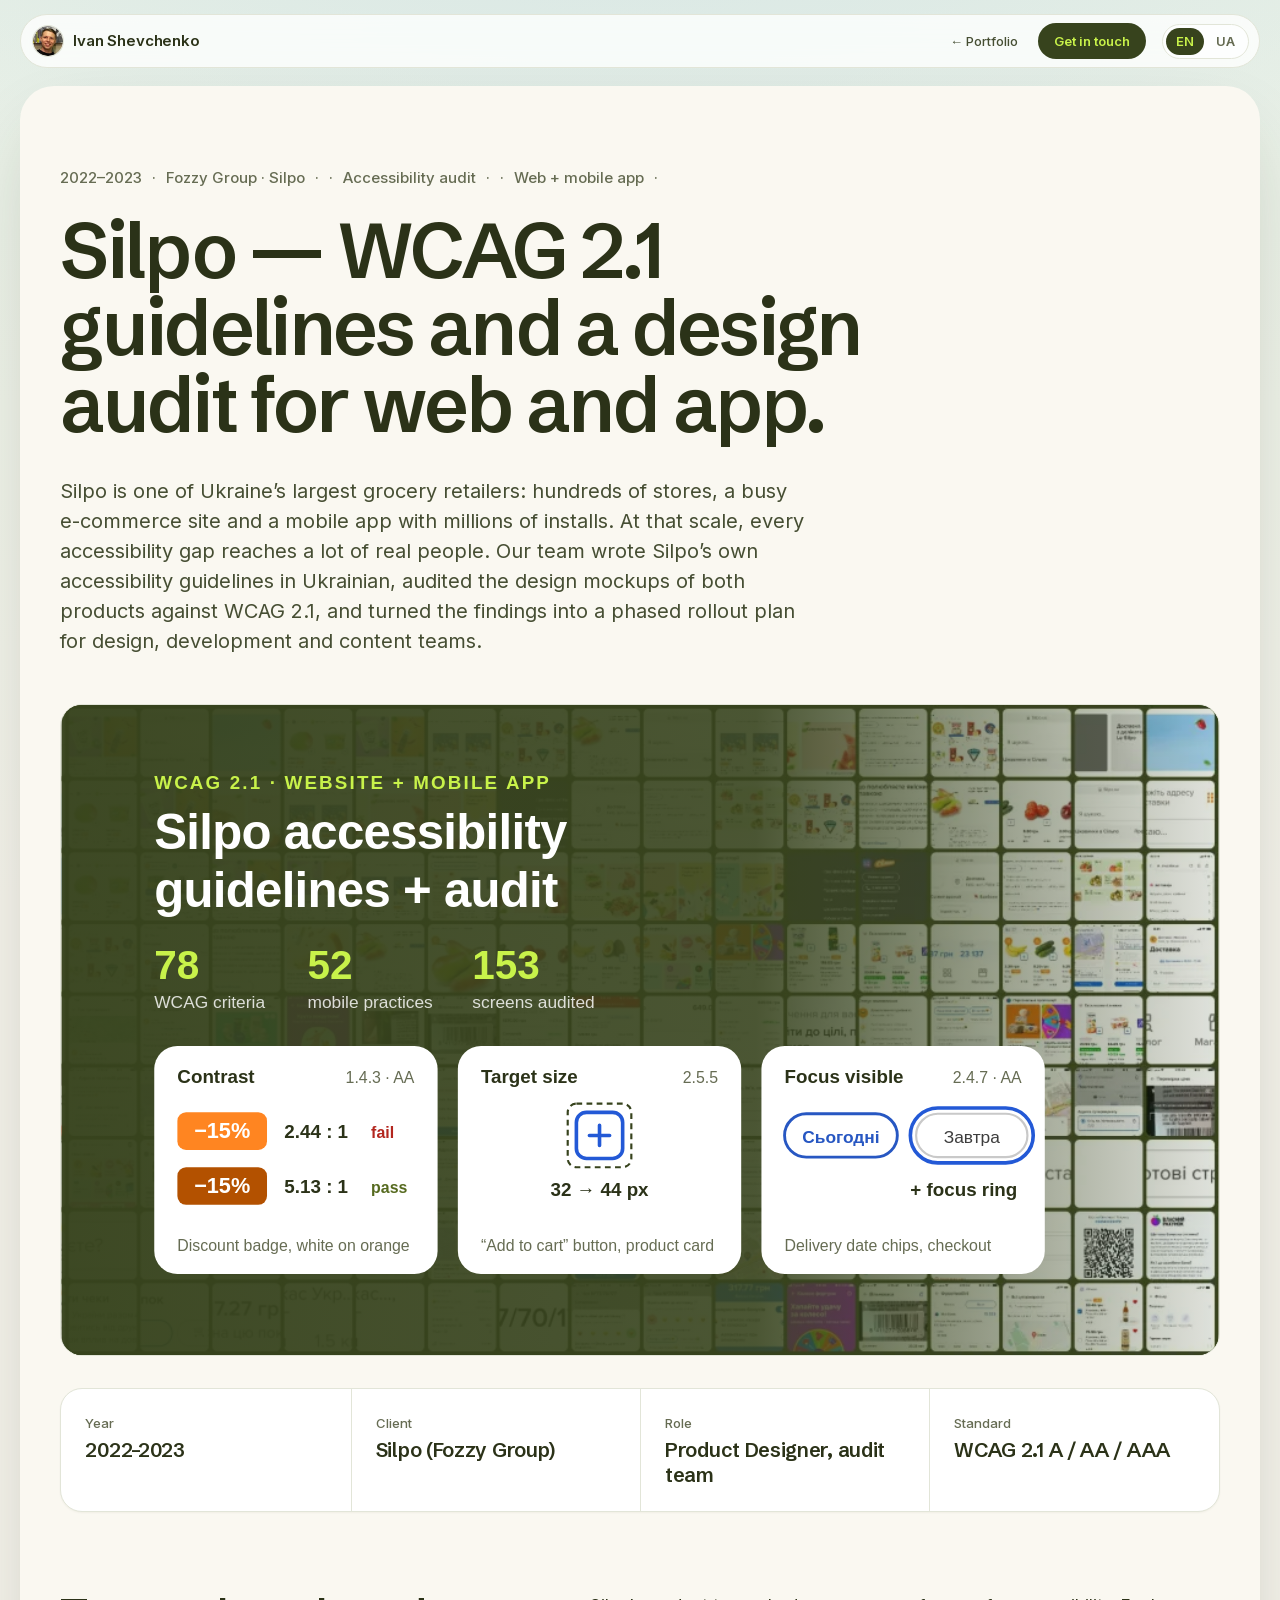
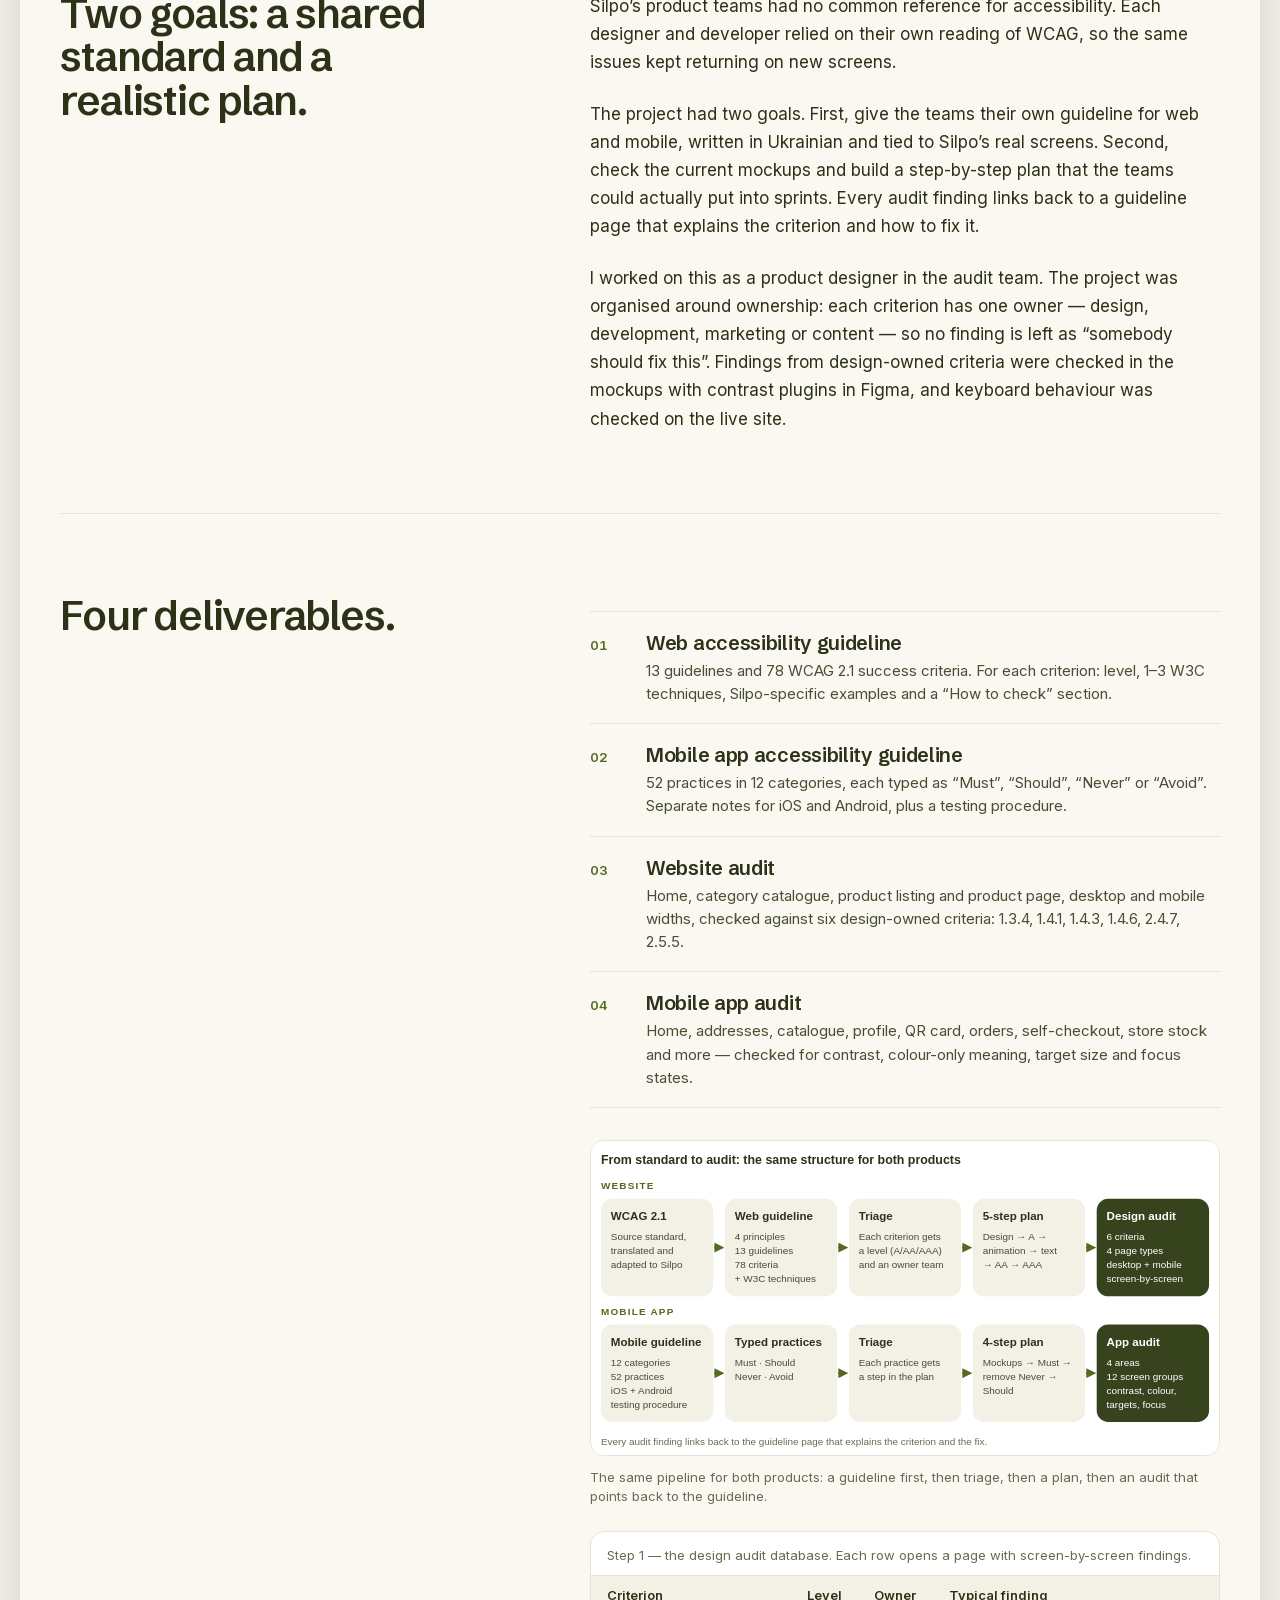
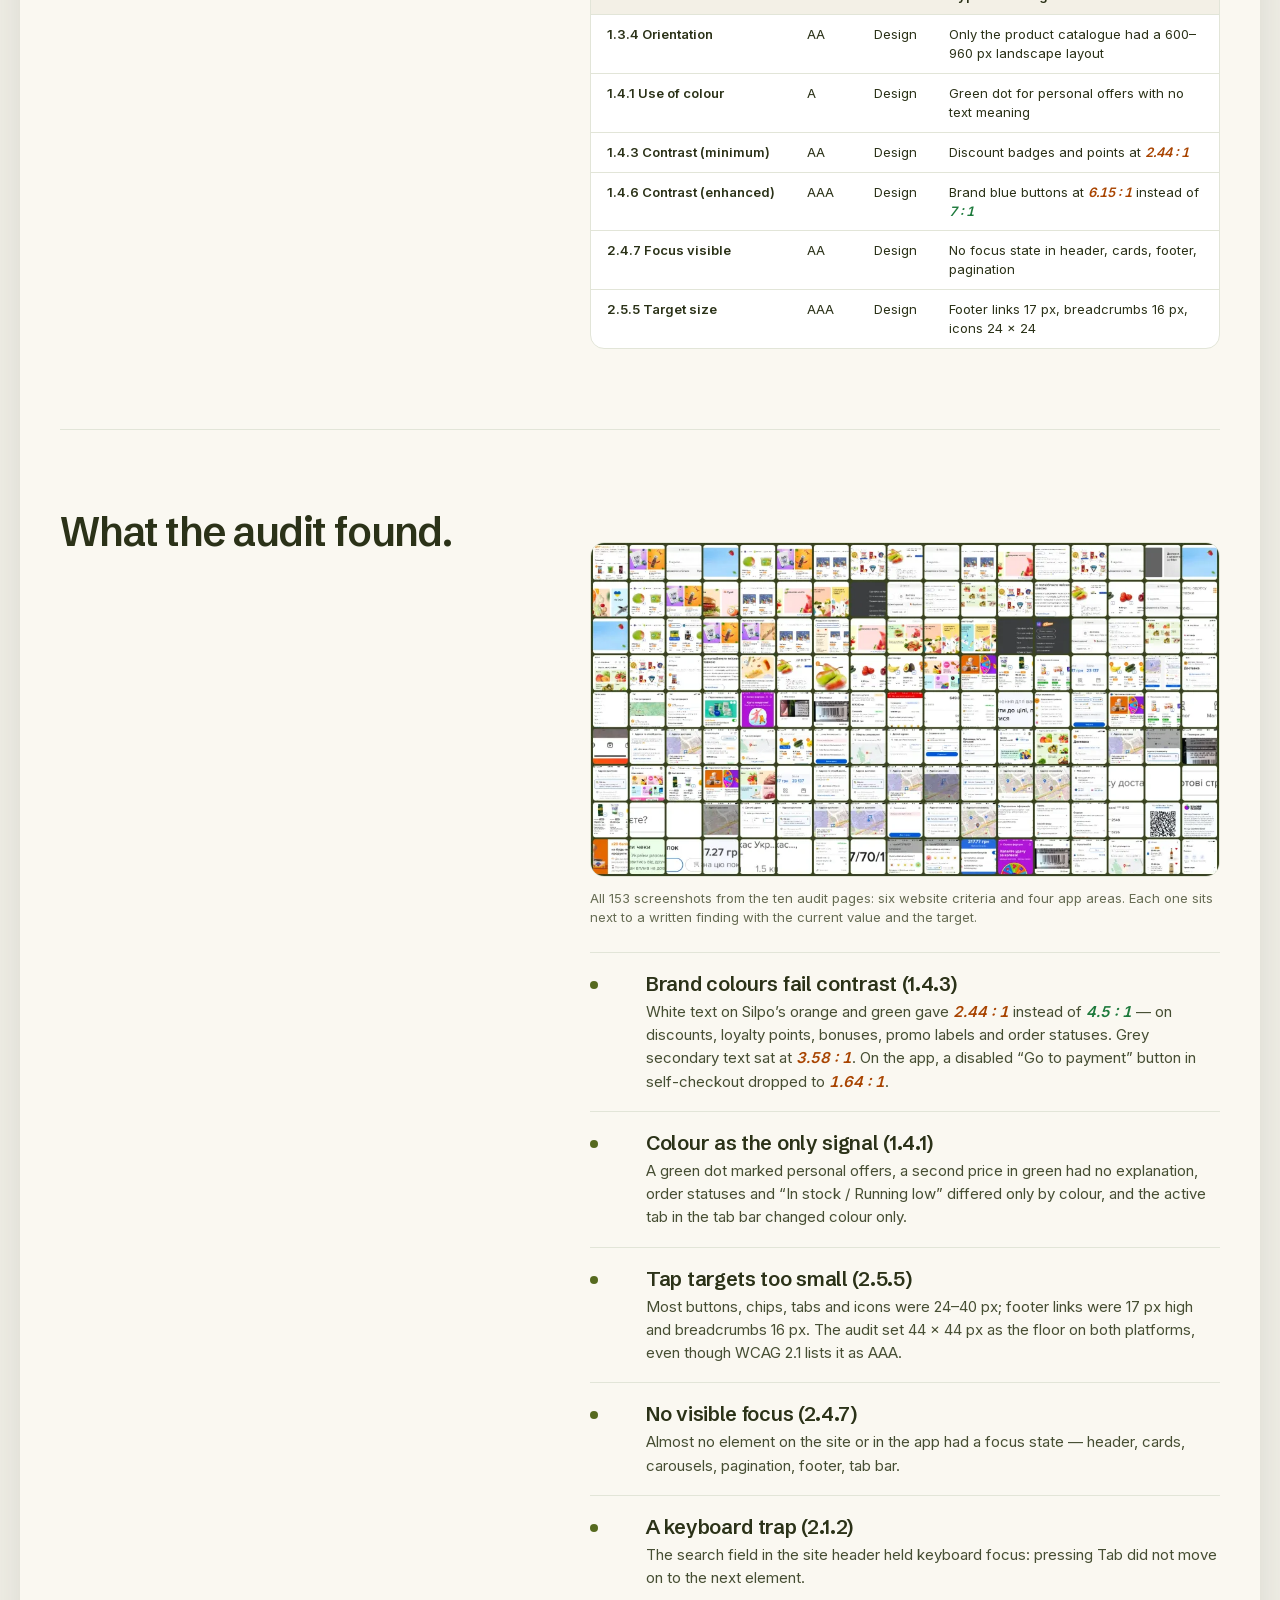
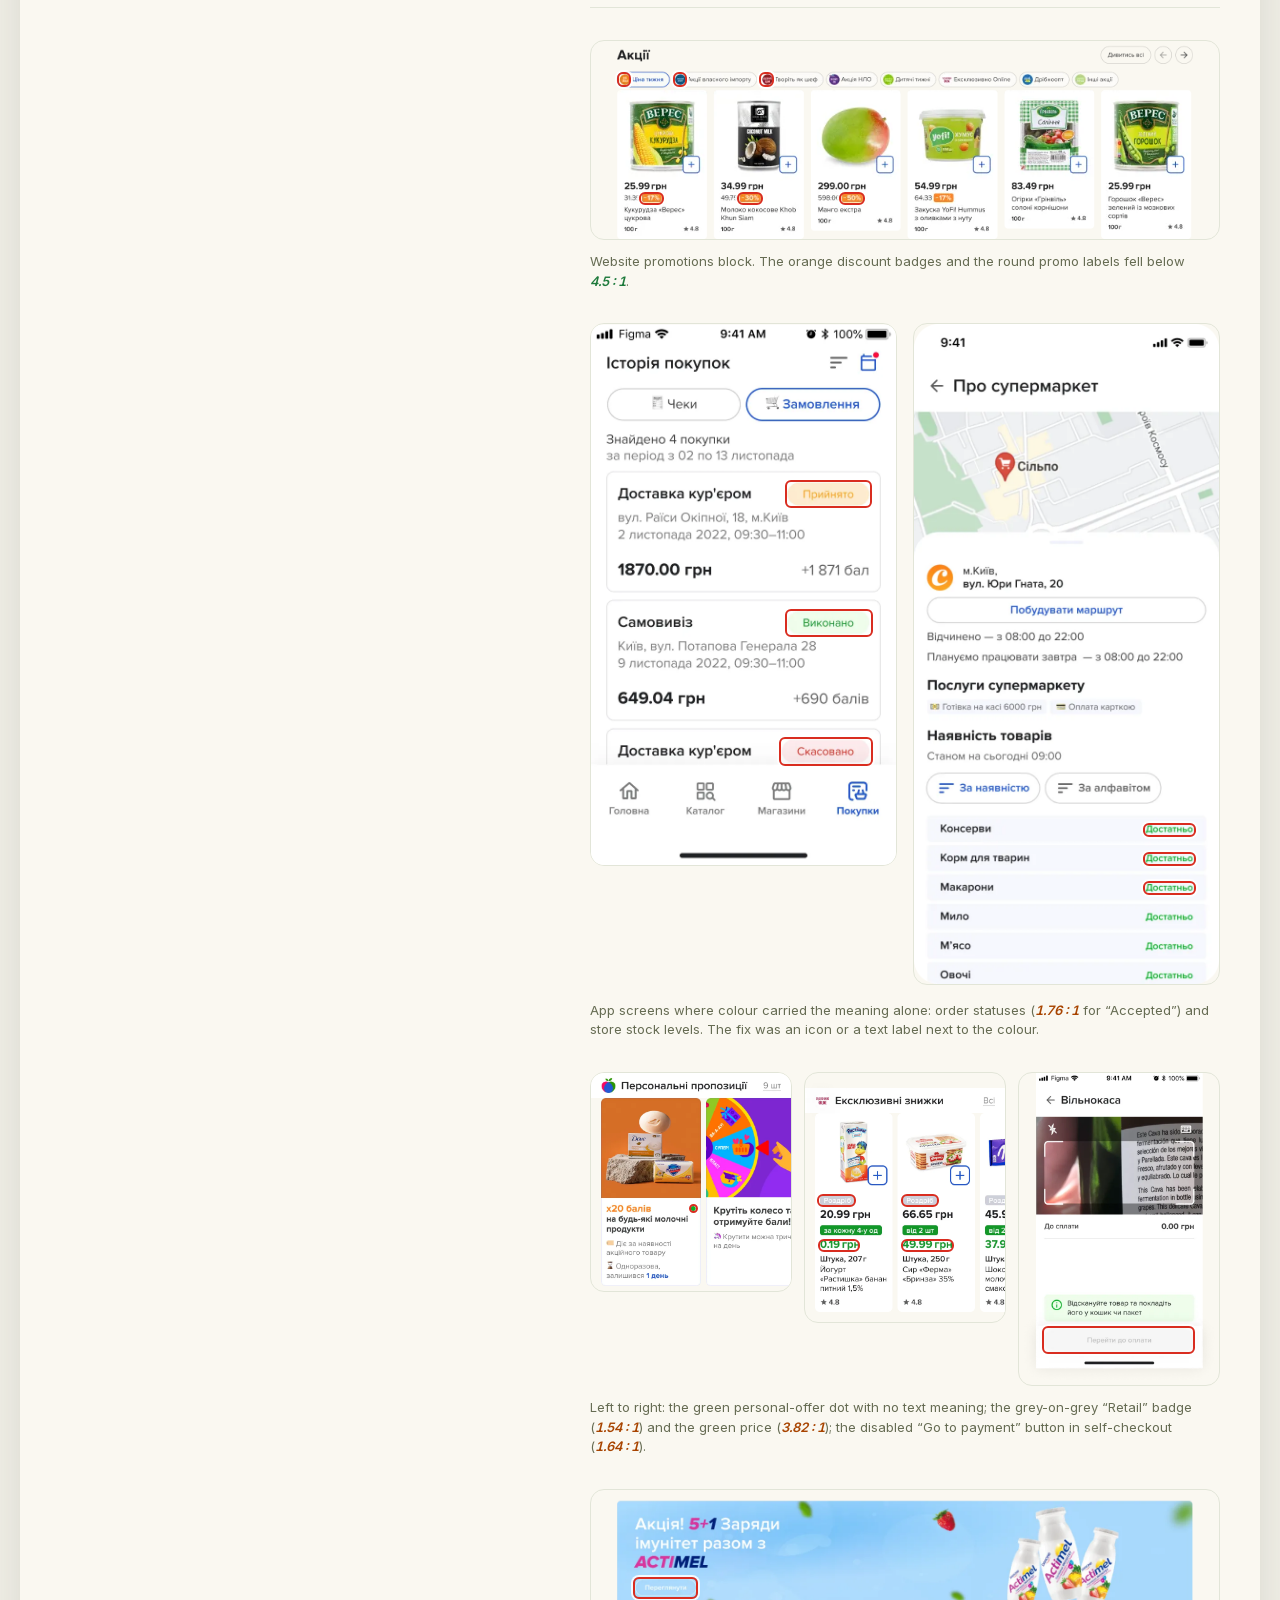
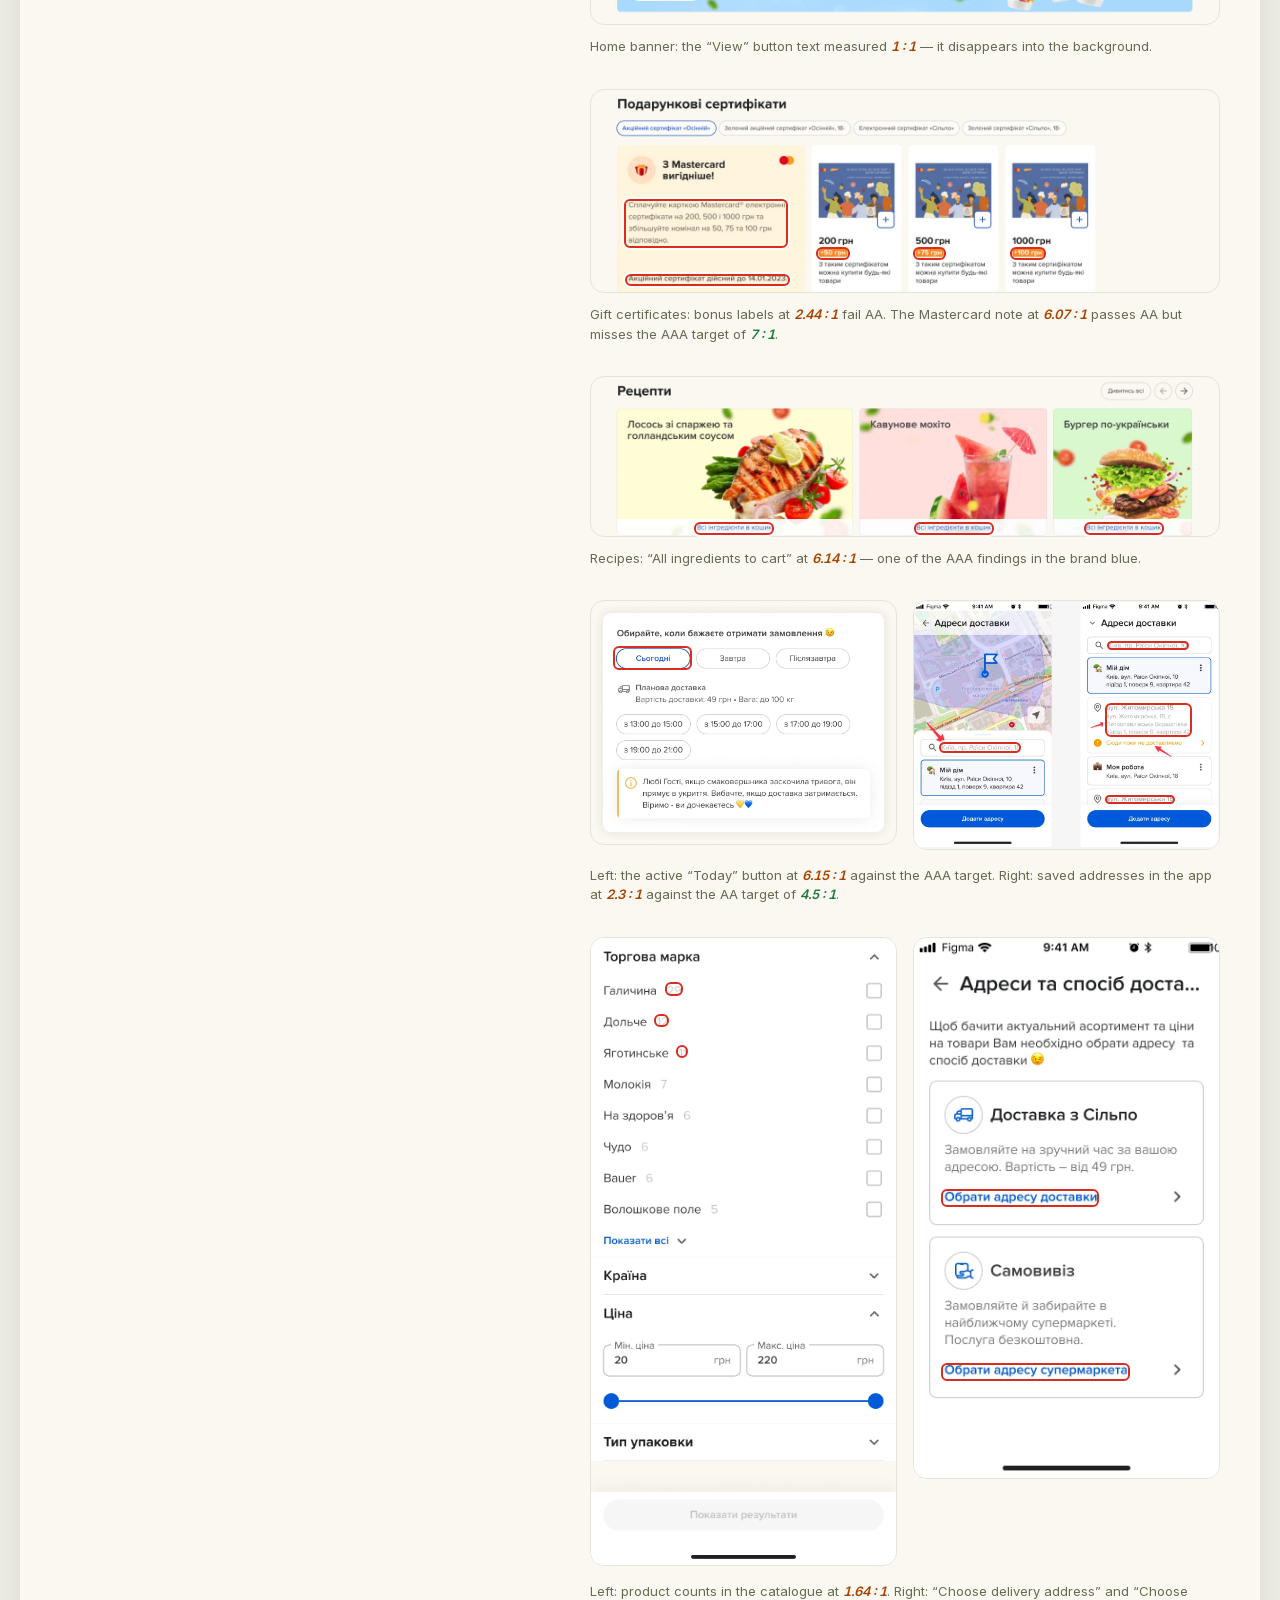
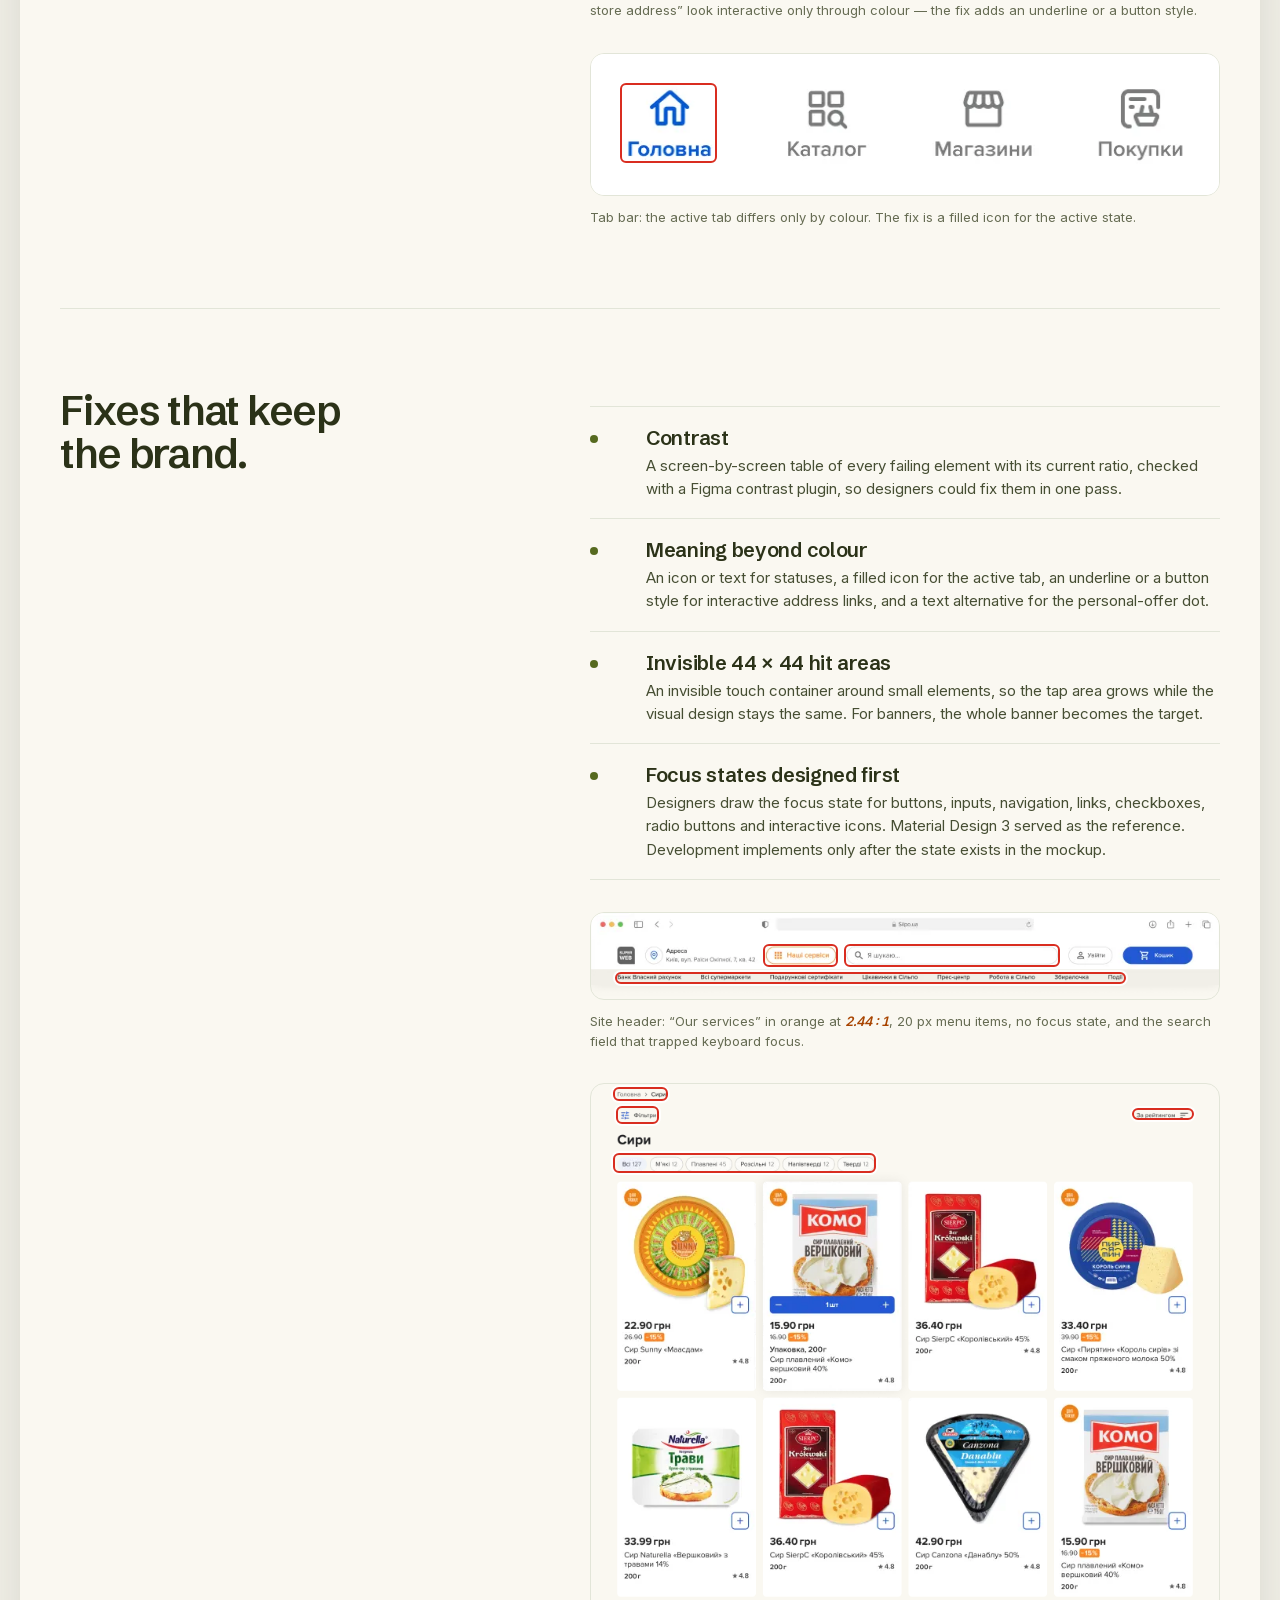
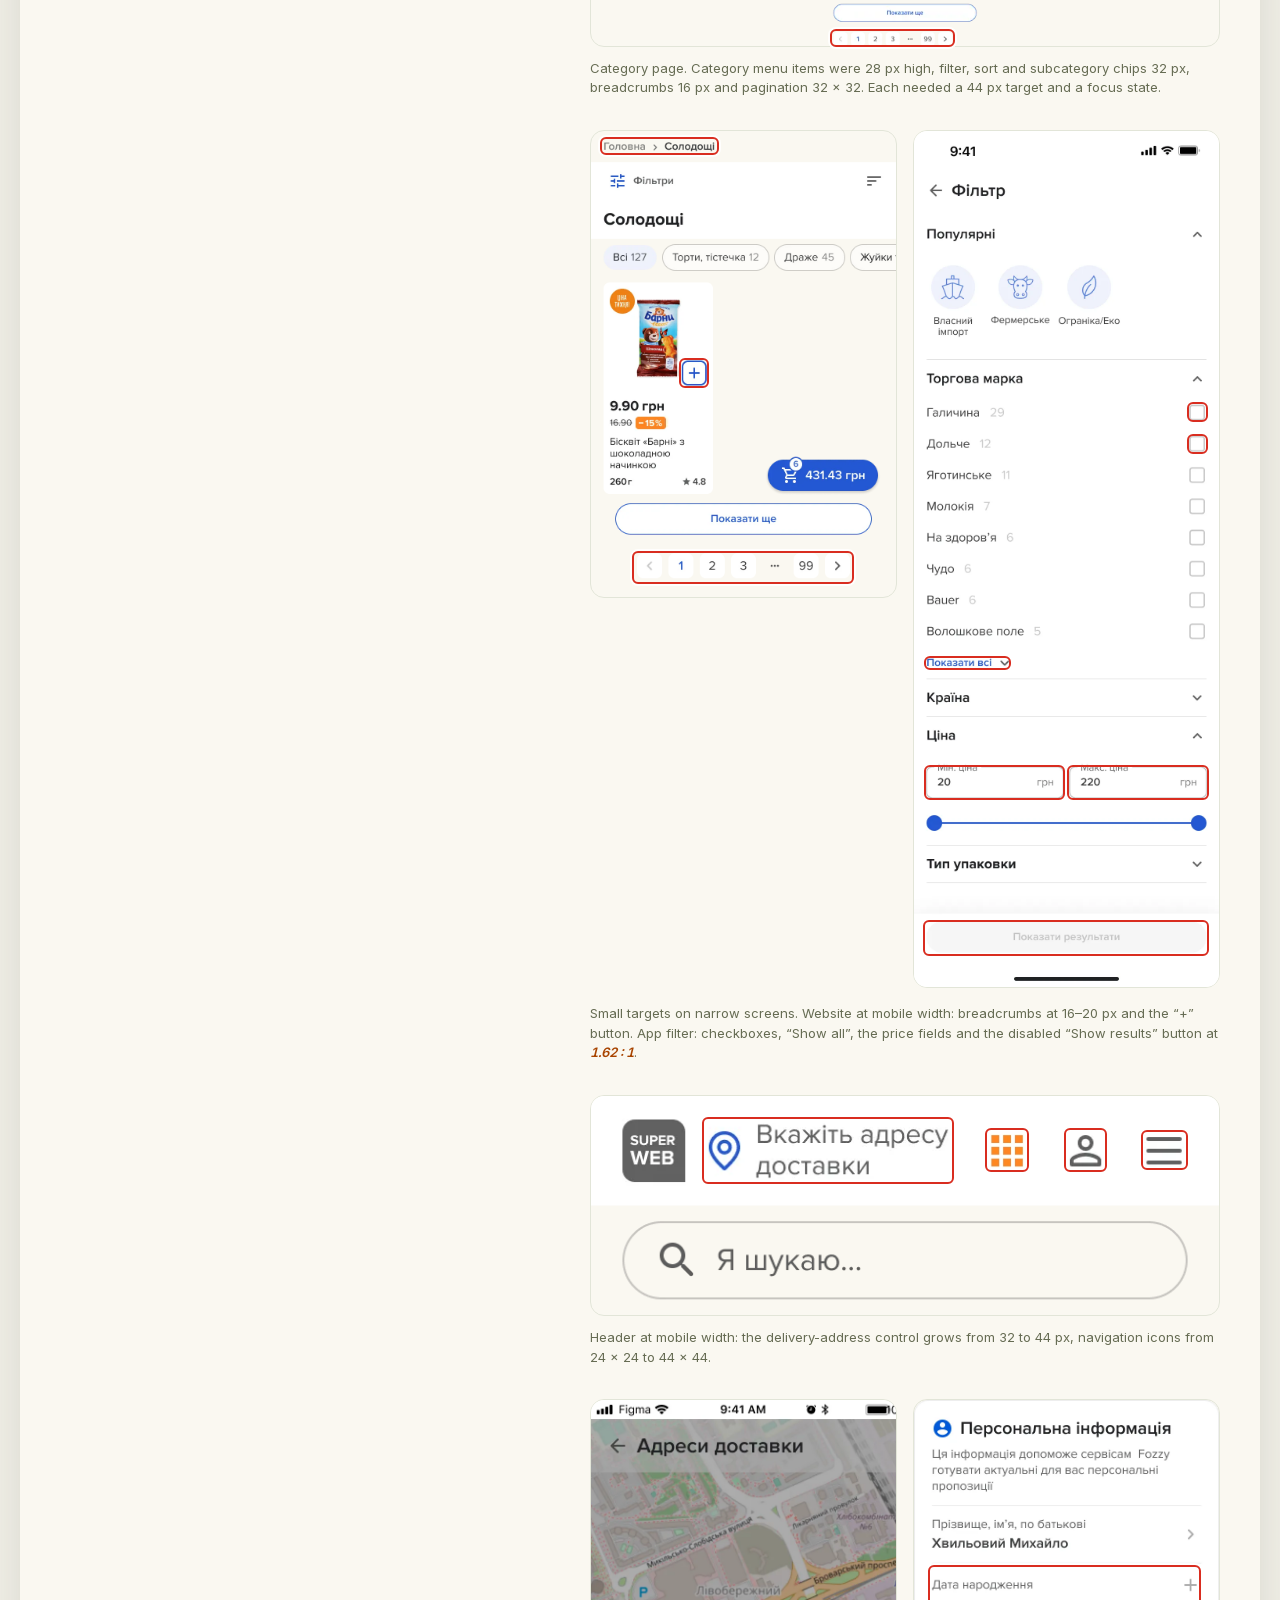
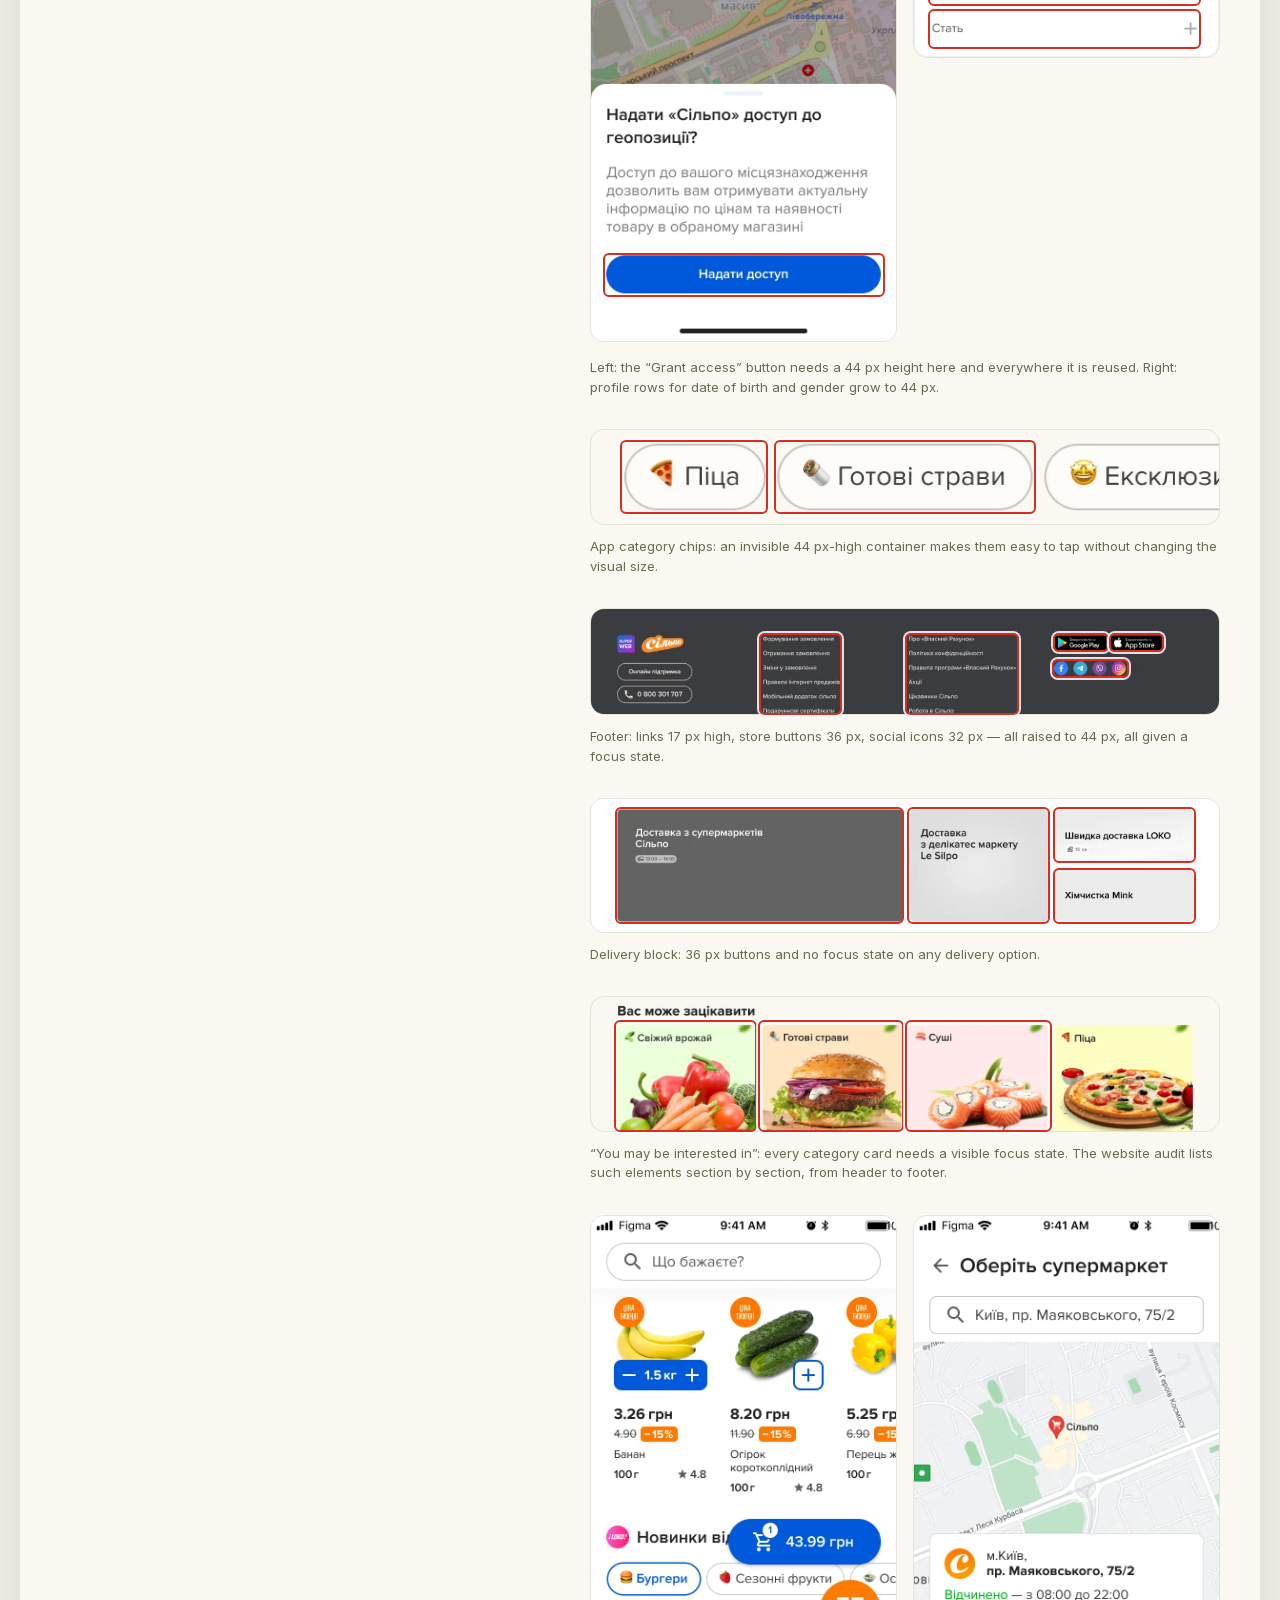
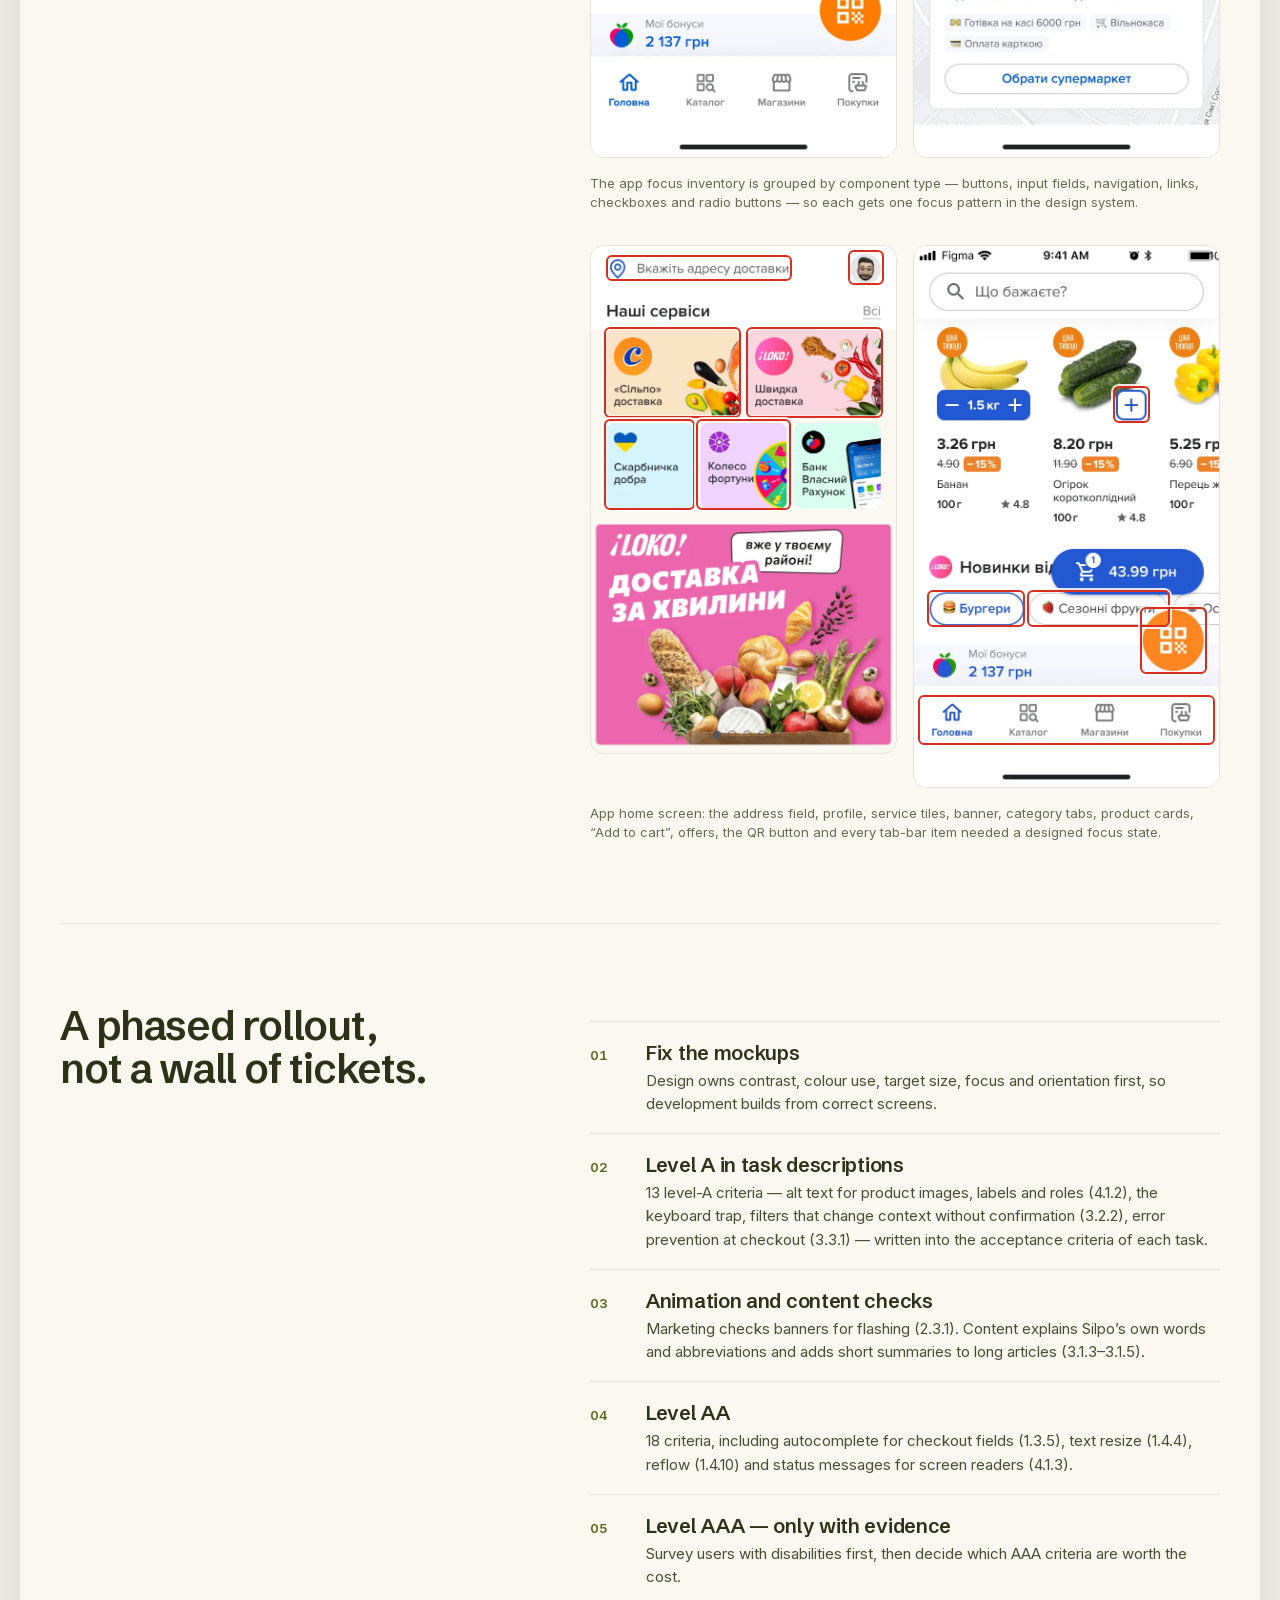
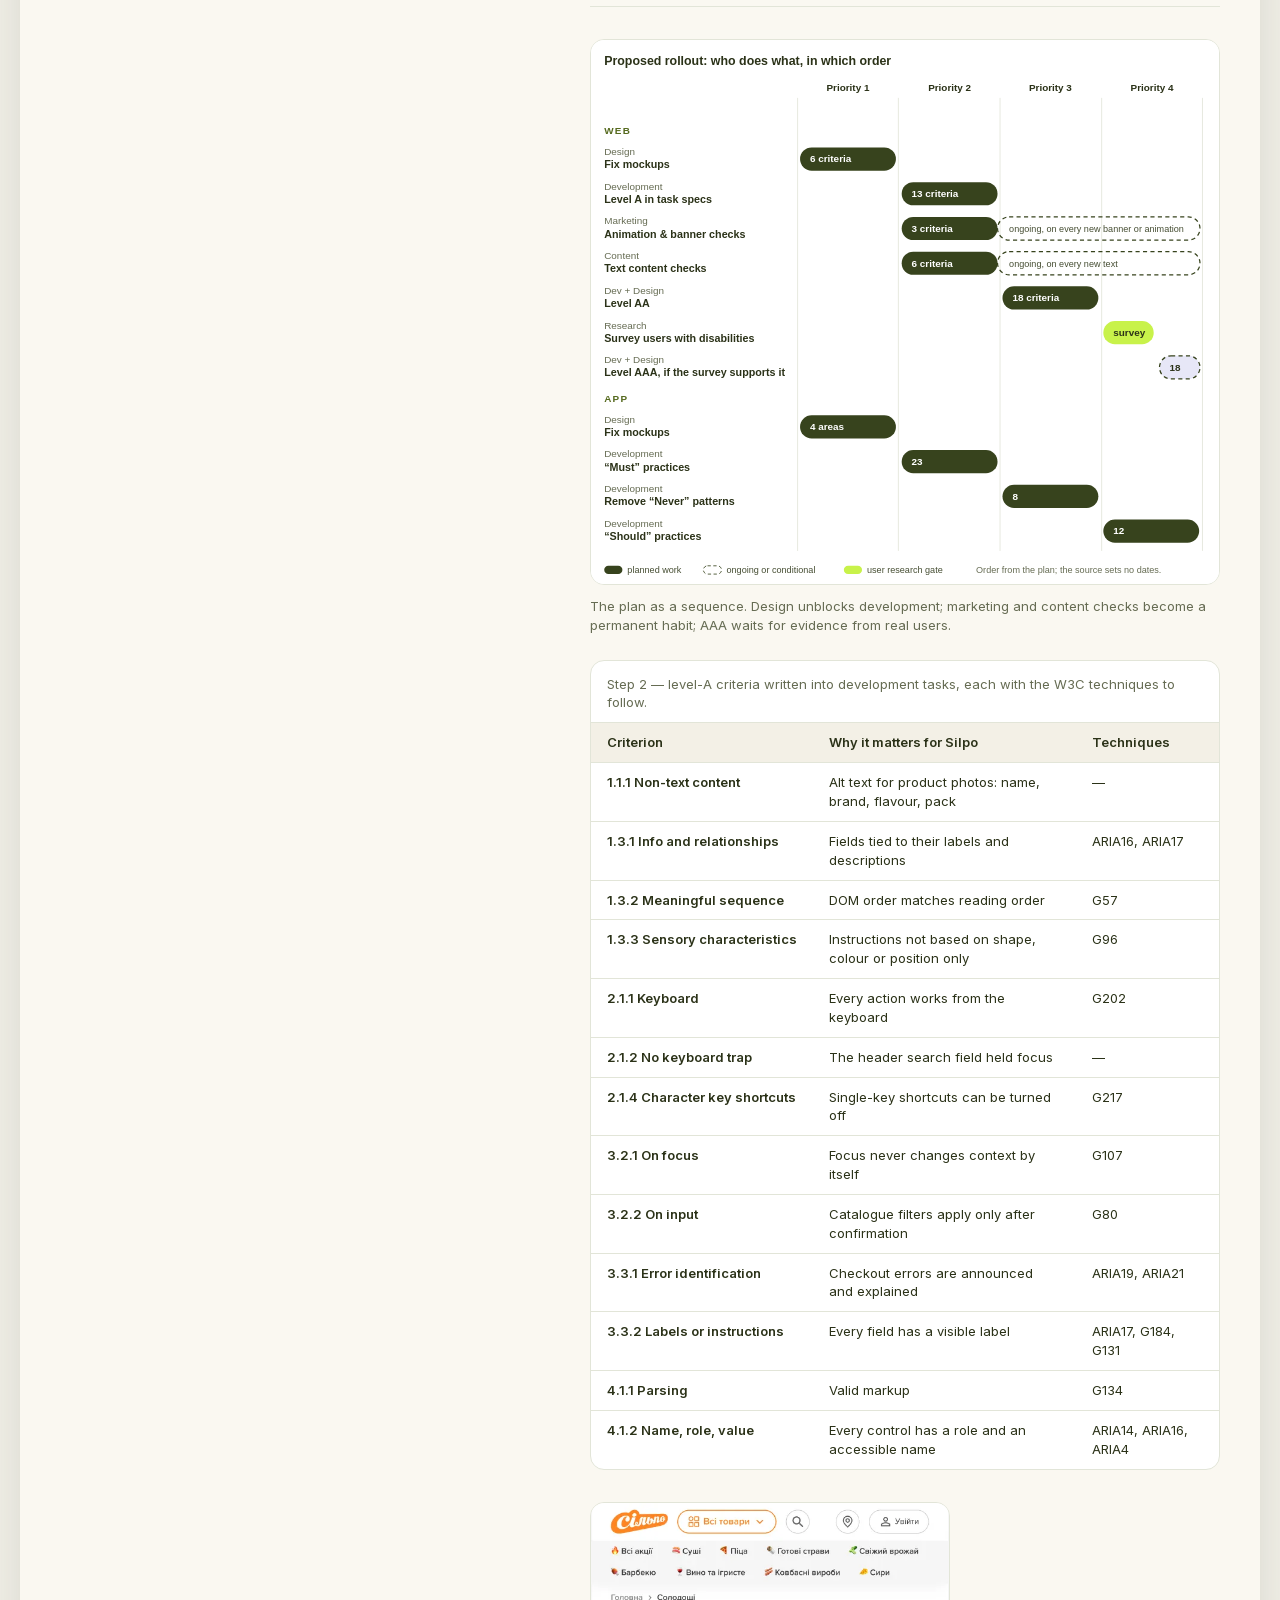
<file: cases/silpo-accessibility/index.html>
<!doctype html>
<html lang="en">
<head>
  <meta charset="utf-8" />
  <link rel="canonical" href="https://shevchenko-ivan.github.io/hire/cases/silpo-accessibility/" />
  <meta name="viewport" content="width=device-width, initial-scale=1" />
  <title>Silpo Accessibility Audit — Case · Ivan Shevchenko</title>
  <meta name="description" content="WCAG 2.1 accessibility guidelines and design audit for the Silpo website and mobile app: contrast, colour-only meaning, target size, focus states and a phased A → AA → AAA rollout plan." />
  <meta name="theme-color" content="#37431d" />
  <link rel="icon" href="../../assets/favicon.svg?v=2" type="image/svg+xml" />
  <meta property="og:type" content="website" />
  <meta property="og:title" content="Silpo Accessibility Audit — Case · Ivan Shevchenko" />
  <meta property="og:description" content="WCAG 2.1 accessibility guidelines and design audit for the Silpo website and mobile app: contrast, colour-only meaning, target size, focus states and a phased A → AA → AAA rollout plan." />
  <meta property="og:image" content="https://shevchenko-ivan.github.io/hire/assets/og.png" />
  <meta name="twitter:card" content="summary_large_image" />
  <link rel="preload" href="../../assets/fonts/schibsted-grotesk-latin.woff2" as="font" type="font/woff2" crossorigin>
  <link rel="preload" href="../../assets/fonts/inter-latin.woff2" as="font" type="font/woff2" crossorigin>
  <link rel="stylesheet" href="../../styles/main.css?v=6994f060" />
  <script>document.documentElement.classList.add('js')</script>
</head>
<body>
  <a class="skip-link" href="#main" data-i18n="a11y.skip">Skip to content</a>

  <header class="nav">
    <div class="wrap nav__inner">
      <a href="../../" class="nav__brand" data-home>
        <span class="nav__brand-mark">IS</span>
        <span>Ivan Shevchenko</span>
      </a>
      <div class="nav__right">
        <a href="../../" class="nav__meta nav__back" data-home data-i18n="nav.back">← Portfolio</a>
        <a class="nav__cta" href="#contact" data-i18n="nav.cta">Get in touch</a>
        <button class="lang-switch" type="button">
          <span class="lang-switch__opt" data-lang="en">EN</span>
          <span class="lang-switch__opt" data-lang="ua">UA</span>
          <span class="sr-only lang-switch__hint"> — Українська версія</span>
        </button>
      </div>
    </div>
  </header>

  <main id="main" class="sheet">
    <section class="case-hero wrap">
      <div class="case-hero__meta">
        <span>2022–2023</span><span><span class="only-en">Fozzy Group · Silpo</span><span class="only-ua">Fozzy Group · Сільпо</span></span><span><span class="only-en">Accessibility audit</span><span class="only-ua">Аудит доступності</span></span><span><span class="only-en">Web + mobile app</span><span class="only-ua">Вебсайт + мобільний застосунок</span></span>
      </div>
      <h1 class="case-hero__title"><span class="only-en">Silpo — WCAG 2.1 guidelines and a design audit for web and app.</span><span class="only-ua">Сільпо — гайдлайни WCAG 2.1 і дизайн-аудит сайту та застосунку.</span></h1>
      <p class="case-hero__sub"><span class="only-en">Silpo is one of Ukraine’s largest grocery retailers: hundreds of stores, a busy e-commerce site and a mobile app with millions of installs. At that scale, every accessibility gap reaches a lot of real people. Our team wrote Silpo’s own accessibility guidelines in Ukrainian, audited the design mockups of both products against WCAG 2.1, and turned the findings into a phased rollout plan for design, development and content teams.</span><span class="only-ua">Сільпо — одна з найбільших продуктових мереж України: сотні магазинів, жвавий інтернет-магазин і мобільний застосунок з мільйонами встановлень. На такому масштабі кожна прогалина в доступності зачіпає багато реальних людей. Наша команда написала для Сільпо власні гайдлайни з доступності українською, перевірила макети обох продуктів на відповідність WCAG 2.1 і перетворила знахідки на поетапний план впровадження для команд дизайну, розробки та контенту.</span></p>
    </section>

    <section class="case-cover">
      <div class="wrap">
        <div class="case-cover__inner case-cover__inner--art"><img class="only-en" src="../../assets/cases/silpo-accessibility/cover.svg" alt="Cover: Silpo accessibility guidelines and audit for the website and mobile app. 78 WCAG criteria, 52 mobile practices, 153 screens audited, over a grid of the audited screens. Three recurring issues: contrast, where white text on orange at 2.44 to 1 fails AA and a darker orange at 5.02 to 1 passes; target size, where a 24 pixel icon gets a 44 pixel tap area; and a visible focus ring on an Add to cart button." width="800" height="500" fetchpriority="high"><img class="only-ua" src="../../assets/cases/silpo-accessibility/cover-ua.svg" alt="Cover: Silpo accessibility guidelines and audit for the website and mobile app. 78 WCAG criteria, 52 mobile practices, 153 screens audited, over a grid of the audited screens. Three recurring issues: contrast, where white text on orange at 2.44 to 1 fails AA and a darker orange at 5.02 to 1 passes; target size, where a 24 pixel icon gets a 44 pixel tap area; and a visible focus ring on an Add to cart button." width="800" height="500" fetchpriority="high"></div>
      </div>
    </section>

    <div class="wrap">
      <div class="case-facts">
        <div class="fact"><div class="fact__label" data-i18n="caseFacts.year">Year</div><div class="fact__value">2022–2023</div></div>
        <div class="fact"><div class="fact__label" data-i18n="caseFacts.client">Client</div><div class="fact__value"><span class="only-en">Silpo (Fozzy Group)</span><span class="only-ua">Сільпо (Fozzy Group)</span></div></div>
        <div class="fact"><div class="fact__label" data-i18n="caseFacts.role">Role</div><div class="fact__value"><span class="only-en">Product Designer, audit team</span><span class="only-ua">Product Designer, команда аудиту</span></div></div>
        <div class="fact"><div class="fact__label"><span class="only-en">Standard</span><span class="only-ua">Стандарт</span></div><div class="fact__value"><span class="only-en">WCAG 2.1 A / AA / AAA</span><span class="only-ua">WCAG 2.1 A / AA / AAA</span></div></div>
      </div>
    </div>

    <div class="wrap">
      <section class="case-section">
        <div class="case-section__head">
          <h2 class="case-section__title"><span class="only-en">Two goals: a shared standard and a realistic plan.</span><span class="only-ua">Дві цілі: спільний стандарт і реалістичний план.</span></h2>
        </div>
        <div class="case-section__body">
          <p><span class="only-en">Silpo’s product teams had no common reference for accessibility. Each designer and developer relied on their own reading of WCAG, so the same issues kept returning on new screens.</span><span class="only-ua">Продуктові команди Сільпо не мали спільного орієнтира з доступності. Кожен дизайнер і розробник спирався на власне прочитання WCAG, тож ті самі проблеми знову з’являлися на нових екранах.</span></p>
          <p><span class="only-en">The project had two goals. First, give the teams their own guideline for web and mobile, written in Ukrainian and tied to Silpo’s real screens. Second, check the current mockups and build a step-by-step plan that the teams could actually put into sprints. Every audit finding links back to a guideline page that explains the criterion and how to fix it.</span><span class="only-ua">Проєкт мав дві цілі. Перша — дати командам власний гайдлайн для вебу й мобільного застосунку, написаний українською і прив’язаний до реальних екранів Сільпо. Друга — перевірити поточні макети й скласти покроковий план, який команди справді зможуть розкласти по спринтах. Кожна знахідка аудиту посилається на сторінку гайдлайну, де пояснено критерій і спосіб виправлення.</span></p>
          <p><span class="only-en">I worked on this as a product designer in the audit team. The project was organised around ownership: each criterion has one owner — design, development, marketing or content — so no finding is left as “somebody should fix this”. Findings from design-owned criteria were checked in the mockups with contrast plugins in Figma, and keyboard behaviour was checked on the live site.</span><span class="only-ua">Я працював над проєктом як продуктовий дизайнер у команді аудиту. Проєкт будувався навколо відповідальності: кожен критерій має одного відповідального — дизайн, розробку, маркетинг або контент, — тож жодна знахідка не лишається на рівні «хтось має це виправити». Знахідки за критеріями, за які відповідає дизайн, ми перевіряли в макетах за допомогою плагінів контрасту у Figma, а поведінку клавіатури — на робочому сайті.</span></p>
        </div>
      </section>

      <section class="case-section">
        <div class="case-section__head">
          <h2 class="case-section__title"><span class="only-en">Four deliverables.</span><span class="only-ua">Чотири результати.</span></h2>
        </div>
        <div class="case-section__body">
          <ol class="case-list case-list--numbered">
            <li><div><strong><span class="only-en">Web accessibility guideline</span><span class="only-ua">Гайдлайн з доступності вебу</span></strong><span class="case-list__sub"><span class="only-en">13 guidelines and 78 WCAG 2.1 success criteria. For each criterion: level, 1–3 W3C techniques, Silpo-specific examples and a “How to check” section.</span><span class="only-ua">13 гайдлайнів і 78 критеріїв успіху WCAG 2.1. Для кожного критерію: рівень, 1–3 техніки W3C, приклади з Сільпо і розділ «Як перевірити».</span></span></div></li>
            <li><div><strong><span class="only-en">Mobile app accessibility guideline</span><span class="only-ua">Гайдлайн з доступності мобільного застосунку</span></strong><span class="case-list__sub"><span class="only-en">52 practices in 12 categories, each typed as “Must”, “Should”, “Never” or “Avoid”. Separate notes for iOS and Android, plus a testing procedure.</span><span class="only-ua">52 практики у 12 категоріях, кожна з позначкою «Must», «Should», «Never» або «Avoid». Окремі нотатки для iOS і Android, а також процедура тестування.</span></span></div></li>
            <li><div><strong><span class="only-en">Website audit</span><span class="only-ua">Аудит сайту</span></strong><span class="case-list__sub"><span class="only-en">Home, category catalogue, product listing and product page, desktop and mobile widths, checked against six design-owned criteria: 1.3.4, 1.4.1, 1.4.3, 1.4.6, 2.4.7, 2.5.5.</span><span class="only-ua">Головна, каталог категорій, список товарів і сторінка товару в десктопній і мобільній ширині — перевірка за шістьма критеріями, за які відповідає дизайн: 1.3.4, 1.4.1, 1.4.3, 1.4.6, 2.4.7, 2.5.5.</span></span></div></li>
            <li><div><strong><span class="only-en">Mobile app audit</span><span class="only-ua">Аудит мобільного застосунку</span></strong><span class="case-list__sub"><span class="only-en">Home, addresses, catalogue, profile, QR card, orders, self-checkout, store stock and more — checked for contrast, colour-only meaning, target size and focus states.</span><span class="only-ua">Головна, адреси, каталог, профіль, QR-картка, замовлення, каса самообслуговування, наявність у магазині та інше — перевірка контрасту, значення лише кольором, розміру цілі та станів фокусу.</span></span></div></li>
          </ol>
          <figure class="case-image case-image--diagram">
            <img class="only-en" src="../../assets/cases/silpo-accessibility/structure.svg" width="760" height="380" alt="Two parallel flows. Website: WCAG 2.1, then a web guideline with 4 principles, 13 guidelines and 78 criteria, then triage by level and owner, then a 5-step plan, then a design audit of 6 criteria on 4 page types. Mobile app: a guideline with 12 categories and 52 practices, then practices typed Must, Should, Never, Avoid, then triage, then a 4-step plan, then an app audit of 4 areas across 12 screen groups." loading="lazy" decoding="async"><img class="only-ua" src="../../assets/cases/silpo-accessibility/structure-ua.svg" width="760" height="380" alt="Two parallel flows. Website: WCAG 2.1, then a web guideline with 4 principles, 13 guidelines and 78 criteria, then triage by level and owner, then a 5-step plan, then a design audit of 6 criteria on 4 page types. Mobile app: a guideline with 12 categories and 52 practices, then practices typed Must, Should, Never, Avoid, then triage, then a 4-step plan, then an app audit of 4 areas across 12 screen groups." loading="lazy" decoding="async">
            <figcaption class="case-image__caption"><span class="only-en">The same pipeline for both products: a guideline first, then triage, then a plan, then an audit that points back to the guideline.</span><span class="only-ua">Однаковий процес для обох продуктів: спершу гайдлайн, потім тріаж, потім план, а тоді аудит, що посилається на гайдлайн.</span></figcaption>
          </figure>
          <div class="case-table-wrap">
            <table class="case-table">
              <caption><span class="only-en">Step 1 — the design audit database. Each row opens a page with screen-by-screen findings.</span><span class="only-ua">Крок 1 — база дизайн-аудиту. Кожен рядок відкриває сторінку зі знахідками по екранах.</span></caption>
              <thead><tr><th scope="col"><span class="only-en">Criterion</span><span class="only-ua">Критерій</span></th><th scope="col"><span class="only-en">Level</span><span class="only-ua">Рівень</span></th><th scope="col"><span class="only-en">Owner</span><span class="only-ua">Відповідальний</span></th><th scope="col"><span class="only-en">Typical finding</span><span class="only-ua">Типова знахідка</span></th></tr></thead>
              <tbody>
                <tr><td><span class="only-en">1.3.4 Orientation</span><span class="only-ua">1.3.4 Орієнтація</span></td><td><span class="only-en">AA</span><span class="only-ua">AA</span></td><td><span class="only-en">Design</span><span class="only-ua">Дизайн</span></td><td><span class="only-en">Only the product catalogue had a 600–960 px landscape layout</span><span class="only-ua">Лише каталог товарів мав горизонтальний макет для 600–960 px</span></td></tr>
                <tr><td><span class="only-en">1.4.1 Use of colour</span><span class="only-ua">1.4.1 Використання кольору</span></td><td><span class="only-en">A</span><span class="only-ua">A</span></td><td><span class="only-en">Design</span><span class="only-ua">Дизайн</span></td><td><span class="only-en">Green dot for personal offers with no text meaning</span><span class="only-ua">Зелена крапка для персональних пропозицій без текстового пояснення</span></td></tr>
                <tr><td><span class="only-en">1.4.3 Contrast (minimum)</span><span class="only-ua">1.4.3 Контраст (мінімальний)</span></td><td><span class="only-en">AA</span><span class="only-ua">AA</span></td><td><span class="only-en">Design</span><span class="only-ua">Дизайн</span></td><td><span class="only-en">Discount badges and points at <span class="ratio ratio--fail">2.44 : 1</span></span><span class="only-ua">Бейджі знижок і бали — <span class="ratio ratio--fail">2.44 : 1</span></span></td></tr>
                <tr><td><span class="only-en">1.4.6 Contrast (enhanced)</span><span class="only-ua">1.4.6 Контраст (підвищений)</span></td><td><span class="only-en">AAA</span><span class="only-ua">AAA</span></td><td><span class="only-en">Design</span><span class="only-ua">Дизайн</span></td><td><span class="only-en">Brand blue buttons at <span class="ratio ratio--fail">6.15 : 1</span> instead of <span class="ratio ratio--target">7 : 1</span></span><span class="only-ua">Кнопки фірмового синього — <span class="ratio ratio--fail">6.15 : 1</span> замість <span class="ratio ratio--target">7 : 1</span></span></td></tr>
                <tr><td><span class="only-en">2.4.7 Focus visible</span><span class="only-ua">2.4.7 Видимий фокус</span></td><td><span class="only-en">AA</span><span class="only-ua">AA</span></td><td><span class="only-en">Design</span><span class="only-ua">Дизайн</span></td><td><span class="only-en">No focus state in header, cards, footer, pagination</span><span class="only-ua">Немає стану фокусу в шапці, картках, футері, пагінації</span></td></tr>
                <tr><td><span class="only-en">2.5.5 Target size</span><span class="only-ua">2.5.5 Розмір цілі</span></td><td><span class="only-en">AAA</span><span class="only-ua">AAA</span></td><td><span class="only-en">Design</span><span class="only-ua">Дизайн</span></td><td><span class="only-en">Footer links 17 px, breadcrumbs 16 px, icons 24 × 24</span><span class="only-ua">Посилання у футері 17 px, хлібні крихти 16 px, іконки 24 × 24</span></td></tr>
              </tbody>
            </table>
          </div>
        </div>
      </section>

      <section class="case-section">
        <div class="case-section__head">
          <h2 class="case-section__title"><span class="only-en">What the audit found.</span><span class="only-ua">Що знайшов аудит.</span></h2>
        </div>
        <div class="case-section__body">
          <figure class="case-image">
            <img src="../../assets/cases/silpo-accessibility/audit-mosaic.webp" srcset="../../assets/cases/silpo-accessibility/audit-mosaic-1000.webp 1000w, ../../assets/cases/silpo-accessibility/audit-mosaic.webp 2012w" sizes="(min-width: 820px) 760px, 100vw" width="2012" height="1068" alt="A grid of 153 small screenshots from the audit pages: website sections and mobile app screens" loading="lazy" decoding="async">
            <figcaption class="case-image__caption"><span class="only-en">All 153 screenshots from the ten audit pages: six website criteria and four app areas. Each one sits next to a written finding with the current value and the target.</span><span class="only-ua">Усі 153 скриншоти з десяти сторінок аудиту: шість критеріїв для сайту і чотири розділи застосунку. Кожен стоїть поруч із письмовою знахідкою, де вказано поточне значення і цільове.</span></figcaption>
          </figure>
          <ul class="case-list case-list--bullets">
            <li><div><strong><span class="only-en">Brand colours fail contrast (1.4.3)</span><span class="only-ua">Фірмові кольори не проходять за контрастом (1.4.3)</span></strong><span class="case-list__sub"><span class="only-en">White text on Silpo’s orange and green gave <span class="ratio ratio--fail">2.44 : 1</span> instead of <span class="ratio ratio--target">4.5 : 1</span> — on discounts, loyalty points, bonuses, promo labels and order statuses. Grey secondary text sat at <span class="ratio ratio--fail">3.58 : 1</span>. On the app, a disabled “Go to payment” button in self-checkout dropped to <span class="ratio ratio--fail">1.64 : 1</span>.</span><span class="only-ua">Білий текст на помаранчевому й зеленому кольорах Сільпо давав <span class="ratio ratio--fail">2.44 : 1</span> замість <span class="ratio ratio--target">4.5 : 1</span> — на знижках, балах лояльності, бонусах, промоплашках і статусах замовлень. Сірий допоміжний текст мав <span class="ratio ratio--fail">3.58 : 1</span>. У застосунку неактивна кнопка «Перейти до оплати» на касі самообслуговування падала до <span class="ratio ratio--fail">1.64 : 1</span>.</span></span></div></li>
            <li><div><strong><span class="only-en">Colour as the only signal (1.4.1)</span><span class="only-ua">Колір як єдиний сигнал (1.4.1)</span></strong><span class="case-list__sub"><span class="only-en">A green dot marked personal offers, a second price in green had no explanation, order statuses and “In stock / Running low” differed only by colour, and the active tab in the tab bar changed colour only.</span><span class="only-ua">Зелена крапка позначала персональні пропозиції, друга ціна зеленим не мала пояснення, статуси замовлень і «Є в наявності / Закінчується» різнилися лише кольором, а активна вкладка в таб-барі змінювала тільки колір.</span></span></div></li>
            <li><div><strong><span class="only-en">Tap targets too small (2.5.5)</span><span class="only-ua">Замалі зони натискання (2.5.5)</span></strong><span class="case-list__sub"><span class="only-en">Most buttons, chips, tabs and icons were 24–40 px; footer links were 17 px high and breadcrumbs 16 px. The audit set 44 × 44 px as the floor on both platforms, even though WCAG 2.1 lists it as AAA.</span><span class="only-ua">Більшість кнопок, чипів, вкладок та іконок мали 24–40 px; посилання у футері — 17 px заввишки, хлібні крихти — 16 px. Аудит встановив 44 × 44 px як мінімум для обох платформ, хоча WCAG 2.1 відносить це до рівня AAA.</span></span></div></li>
            <li><div><strong><span class="only-en">No visible focus (2.4.7)</span><span class="only-ua">Немає видимого фокусу (2.4.7)</span></strong><span class="case-list__sub"><span class="only-en">Almost no element on the site or in the app had a focus state — header, cards, carousels, pagination, footer, tab bar.</span><span class="only-ua">Майже жоден елемент на сайті чи в застосунку не мав стану фокусу — шапка, картки, каруселі, пагінація, футер, таб-бар.</span></span></div></li>
            <li><div><strong><span class="only-en">A keyboard trap (2.1.2)</span><span class="only-ua">Пастка для клавіатури (2.1.2)</span></strong><span class="case-list__sub"><span class="only-en">The search field in the site header held keyboard focus: pressing Tab did not move on to the next element.</span><span class="only-ua">Поле пошуку в шапці сайту утримувало фокус клавіатури: натискання Tab не переводило його на наступний елемент.</span></span></div></li>
          </ul>
          <figure class="case-image">
            <span class="annot"><img src="../../assets/cases/silpo-accessibility/web-promos.webp" srcset="../../assets/cases/silpo-accessibility/web-promos-800.webp 800w, ../../assets/cases/silpo-accessibility/web-promos.webp 1600w" sizes="(min-width: 820px) 760px, 100vw" width="1600" height="503" alt="Promotions block on the Silpo website: product cards with orange discount badges and round promo labels" loading="lazy" decoding="async"><span class="annot__box" aria-hidden="true" style="left:4.3%;top:15.9%;width:2.2%;height:7.2%"></span><span class="annot__box" aria-hidden="true" style="left:13.1%;top:15.7%;width:2.3%;height:7.4%"></span><span class="annot__box" aria-hidden="true" style="left:26.9%;top:15.7%;width:2.4%;height:7.6%"></span><span class="annot__box" aria-hidden="true" style="left:7.8%;top:75.9%;width:3.9%;height:6.6%"></span><span class="annot__box" aria-hidden="true" style="left:23.3%;top:75.9%;width:4.1%;height:6.6%"></span><span class="annot__box" aria-hidden="true" style="left:39.6%;top:75.9%;width:4.1%;height:6.6%"></span></span>
            <figcaption class="case-image__caption"><span class="only-en">Website promotions block. The orange discount badges and the round promo labels fell below <span class="ratio ratio--target">4.5 : 1</span>.</span><span class="only-ua">Блок акцій на сайті. Помаранчеві бейджі знижок і круглі промоплашки не дотягували до <span class="ratio ratio--target">4.5 : 1</span>.</span></figcaption>
          </figure>
          <figure class="case-image case-image--pair">
            <span class="annot"><img src="../../assets/cases/silpo-accessibility/app-order-status-badges.webp" width="640" height="1136" alt="Silpo app order history: order statuses shown as coloured labels" loading="lazy" decoding="async"><span class="annot__box" aria-hidden="true" style="left:63.6%;top:28.9%;width:28.4%;height:5.2%"></span><span class="annot__box" aria-hidden="true" style="left:63.4%;top:52.6%;width:28.7%;height:5.3%"></span><span class="annot__box" aria-hidden="true" style="left:61.6%;top:76.3%;width:30.6%;height:5.3%"></span></span>
            <span class="annot"><img src="../../assets/cases/silpo-accessibility/app-store-stock-status.webp" width="640" height="1386" alt="Silpo app Near me screen: store list with stock levels shown by colour" loading="lazy" decoding="async"><span class="annot__box" aria-hidden="true" style="left:75.0%;top:75.5%;width:17.3%;height:2.1%"></span><span class="annot__box" aria-hidden="true" style="left:75.0%;top:79.9%;width:17.3%;height:2.1%"></span><span class="annot__box" aria-hidden="true" style="left:75.0%;top:84.3%;width:17.3%;height:2.1%"></span></span>
            <figcaption class="case-image__caption"><span class="only-en">App screens where colour carried the meaning alone: order statuses (<span class="ratio ratio--fail">1.76 : 1</span> for “Accepted”) and store stock levels. The fix was an icon or a text label next to the colour.</span><span class="only-ua">Екрани застосунку, де значення передавав лише колір: статуси замовлень (<span class="ratio ratio--fail">1.76 : 1</span> для «Прийнято») і рівні наявності в магазині. Рішення — іконка або текстова позначка поруч із кольором.</span></figcaption>
          </figure>
          <figure class="case-image case-image--trio">
            <span class="annot"><img src="../../assets/cases/silpo-accessibility/app-personal-offer-green-dot.webp" width="640" height="698" alt="Silpo app personal offers carousel: product cards marked with a small green dot" loading="lazy" decoding="async"><span class="annot__box" aria-hidden="true" style="left:48.8%;top:60.2%;width:4.5%;height:4.0%"></span></span>
            <span class="annot"><img src="../../assets/cases/silpo-accessibility/app-contrast-exclusive-discounts.webp" width="640" height="798" alt="Silpo app exclusive discounts: product cards with a grey Retail badge and a second price in green" loading="lazy" decoding="async"><span class="annot__box" aria-hidden="true" style="left:6.7%;top:48.5%;width:19.1%;height:5.3%"></span><span class="annot__box" aria-hidden="true" style="left:48.0%;top:48.5%;width:19.1%;height:5.3%"></span><span class="annot__box" aria-hidden="true" style="left:6.9%;top:66.5%;width:21.1%;height:5.1%"></span><span class="annot__box" aria-hidden="true" style="left:48.0%;top:66.4%;width:26.2%;height:5.3%"></span></span>
            <span class="annot"><img src="../../assets/cases/silpo-accessibility/app-contrast-vilnokasa.webp" width="640" height="1000" alt="Silpo app self-checkout screen with a disabled Go to payment button at the bottom" loading="lazy" decoding="async"><span class="annot__box" aria-hidden="true" style="left:12.2%;top:80.8%;width:75.6%;height:9.0%"></span></span>
            <figcaption class="case-image__caption"><span class="only-en">Left to right: the green personal-offer dot with no text meaning; the grey-on-grey “Retail” badge (<span class="ratio ratio--fail">1.54 : 1</span>) and the green price (<span class="ratio ratio--fail">3.82 : 1</span>); the disabled “Go to payment” button in self-checkout (<span class="ratio ratio--fail">1.64 : 1</span>).</span><span class="only-ua">Зліва направо: зелена крапка персональної пропозиції без текстового пояснення; сірий на сірому бейдж «Retail» (<span class="ratio ratio--fail">1.54 : 1</span>) і зелена ціна (<span class="ratio ratio--fail">3.82 : 1</span>); неактивна кнопка «Перейти до оплати» на касі самообслуговування (<span class="ratio ratio--fail">1.64 : 1</span>).</span></figcaption>
          </figure>
          <figure class="case-image">
            <span class="annot"><img src="../../assets/cases/silpo-accessibility/web-banner-contrast.webp" width="1400" height="300" alt="Website home banner with a View button over a photo" loading="lazy" decoding="async"><span class="annot__box" aria-hidden="true" style="left:6.8%;top:65.0%;width:10.4%;height:16.0%"></span></span>
            <figcaption class="case-image__caption"><span class="only-en">Home banner: the “View” button text measured <span class="ratio ratio--fail">1 : 1</span> — it disappears into the background.</span><span class="only-ua">Банер на головній: текст кнопки «Переглянути» має <span class="ratio ratio--fail">1 : 1</span> — він зливається з фоном.</span></figcaption>
          </figure>
          <figure class="case-image">
            <span class="annot"><img src="../../assets/cases/silpo-accessibility/web-certificates-contrast.webp" width="1400" height="452" alt="Gift certificates block: a Mastercard promo note and certificate cards with orange bonus labels" loading="lazy" decoding="async"><span class="annot__box" aria-hidden="true" style="left:35.9%;top:77.2%;width:5.4%;height:6.6%"></span><span class="annot__box" aria-hidden="true" style="left:51.3%;top:77.2%;width:5.3%;height:6.6%"></span><span class="annot__box" aria-hidden="true" style="left:66.7%;top:77.2%;width:5.8%;height:6.6%"></span><span class="annot__box" aria-hidden="true" style="left:5.4%;top:53.8%;width:26.0%;height:23.9%"></span><span class="annot__box" aria-hidden="true" style="left:5.6%;top:90.5%;width:26.1%;height:6.0%"></span></span>
            <figcaption class="case-image__caption"><span class="only-en">Gift certificates: bonus labels at <span class="ratio ratio--fail">2.44 : 1</span> fail AA. The Mastercard note at <span class="ratio ratio--fail">6.07 : 1</span> passes AA but misses the AAA target of <span class="ratio ratio--target">7 : 1</span>.</span><span class="only-ua">Подарункові сертифікати: позначки бонусів із <span class="ratio ratio--fail">2.44 : 1</span> не проходять AA. Примітка Mastercard із <span class="ratio ratio--fail">6.07 : 1</span> проходить AA, але не досягає цілі AAA — <span class="ratio ratio--target">7 : 1</span>.</span></figcaption>
          </figure>
          <figure class="case-image">
            <span class="annot"><img src="../../assets/cases/silpo-accessibility/web-recipes-contrast.webp" width="1400" height="354" alt="Recipes carousel with All ingredients to cart buttons under each recipe" loading="lazy" decoding="async"><span class="annot__box" aria-hidden="true" style="left:16.5%;top:91.0%;width:12.7%;height:7.6%"></span><span class="annot__box" aria-hidden="true" style="left:51.4%;top:91.0%;width:12.7%;height:7.6%"></span><span class="annot__box" aria-hidden="true" style="left:78.4%;top:91.0%;width:12.7%;height:7.6%"></span></span>
            <figcaption class="case-image__caption"><span class="only-en">Recipes: “All ingredients to cart” at <span class="ratio ratio--fail">6.14 : 1</span> — one of the AAA findings in the brand blue.</span><span class="only-ua">Рецепти: «Усі інгредієнти в кошик» — <span class="ratio ratio--fail">6.14 : 1</span>, одна зі знахідок рівня AAA у фірмовому синьому.</span></figcaption>
          </figure>
          <figure class="case-image case-image--pair">
            <span class="annot"><img src="../../assets/cases/silpo-accessibility/web-delivery-time.webp" width="1040" height="828" alt="Website delivery time picker: Today, Tomorrow and day-after buttons and time slots" loading="lazy" decoding="async"><span class="annot__box" aria-hidden="true" style="left:7.6%;top:18.7%;width:25.6%;height:9.9%"></span></span>
            <span class="annot"><img src="../../assets/cases/silpo-accessibility/app-addresses-contrast.webp" width="1038" height="842" alt="App address list with saved delivery addresses in light grey text" loading="lazy" decoding="async"><span class="annot__box" aria-hidden="true" style="left:8.6%;top:56.8%;width:26.8%;height:4.4%"></span><span class="annot__box" aria-hidden="true" style="left:63.2%;top:16.2%;width:26.8%;height:3.8%"></span><span class="annot__box" aria-hidden="true" style="left:62.5%;top:41.1%;width:28.6%;height:13.7%"></span><span class="annot__box" aria-hidden="true" style="left:62.6%;top:78.1%;width:23.0%;height:3.8%"></span></span>
            <figcaption class="case-image__caption"><span class="only-en">Left: the active “Today” button at <span class="ratio ratio--fail">6.15 : 1</span> against the AAA target. Right: saved addresses in the app at <span class="ratio ratio--fail">2.3 : 1</span> against the AA target of <span class="ratio ratio--target">4.5 : 1</span>.</span><span class="only-ua">Зліва: активна кнопка «Сьогодні» — <span class="ratio ratio--fail">6.15 : 1</span> при цілі AAA. Справа: збережені адреси в застосунку — <span class="ratio ratio--fail">2.3 : 1</span> при цілі AA <span class="ratio ratio--target">4.5 : 1</span>.</span></figcaption>
          </figure>
          <figure class="case-image case-image--pair">
            <span class="annot"><img src="../../assets/cases/silpo-accessibility/app-catalogue-count.webp" width="780" height="1606" alt="App catalogue filter screen with product counts next to each option in pale grey" loading="lazy" decoding="async"><span class="annot__box" aria-hidden="true" style="left:24.4%;top:7.3%;width:5.9%;height:2.1%"></span><span class="annot__box" aria-hidden="true" style="left:20.9%;top:12.3%;width:4.9%;height:2.1%"></span><span class="annot__box" aria-hidden="true" style="left:28.1%;top:17.2%;width:3.8%;height:2.1%"></span></span>
            <span class="annot"><img src="../../assets/cases/silpo-accessibility/app-address-links.webp" width="640" height="1136" alt="App delivery address screen with Choose delivery address and Choose store links in blue text" loading="lazy" decoding="async"><span class="annot__box" aria-hidden="true" style="left:9.2%;top:46.5%;width:51.6%;height:3.3%"></span><span class="annot__box" aria-hidden="true" style="left:9.2%;top:78.5%;width:61.6%;height:3.3%"></span></span>
            <figcaption class="case-image__caption"><span class="only-en">Left: product counts in the catalogue at <span class="ratio ratio--fail">1.64 : 1</span>. Right: “Choose delivery address” and “Choose store address” look interactive only through colour — the fix adds an underline or a button style.</span><span class="only-ua">Зліва: кількість товарів у каталозі — <span class="ratio ratio--fail">1.64 : 1</span>. Справа: «Обрати адресу доставки» і «Обрати адресу магазину» виглядають інтерактивними лише завдяки кольору — рішення додає підкреслення або стиль кнопки.</span></figcaption>
          </figure>
          <figure class="case-image">
            <span class="annot"><img src="../../assets/cases/silpo-accessibility/app-tabbar-colour.webp" width="640" height="144" alt="App tab bar: Home, Catalogue, Stores, Purchases, with Home active in blue" loading="lazy" decoding="async"><span class="annot__box" aria-hidden="true" style="left:4.8%;top:20.8%;width:15.3%;height:56.2%"></span></span>
            <figcaption class="case-image__caption"><span class="only-en">Tab bar: the active tab differs only by colour. The fix is a filled icon for the active state.</span><span class="only-ua">Таб-бар: активна вкладка відрізняється лише кольором. Рішення — заповнена іконка для активного стану.</span></figcaption>
          </figure>
        </div>
      </section>

      <section class="case-section">
        <div class="case-section__head">
          <h2 class="case-section__title"><span class="only-en">Fixes that keep the brand.</span><span class="only-ua">Виправлення, що зберігають бренд.</span></h2>
        </div>
        <div class="case-section__body">
          <ul class="case-list case-list--bullets">
            <li><div><strong><span class="only-en">Contrast</span><span class="only-ua">Контраст</span></strong><span class="case-list__sub"><span class="only-en">A screen-by-screen table of every failing element with its current ratio, checked with a Figma contrast plugin, so designers could fix them in one pass.</span><span class="only-ua">Таблиця по екранах з кожним елементом, що не проходить, і його поточним співвідношенням, перевіреним плагіном контрасту у Figma, щоб дизайнери виправили все за один прохід.</span></span></div></li>
            <li><div><strong><span class="only-en">Meaning beyond colour</span><span class="only-ua">Значення не лише кольором</span></strong><span class="case-list__sub"><span class="only-en">An icon or text for statuses, a filled icon for the active tab, an underline or a button style for interactive address links, and a text alternative for the personal-offer dot.</span><span class="only-ua">Іконка або текст для статусів, заповнена іконка для активної вкладки, підкреслення або стиль кнопки для інтерактивних посилань на адреси і текстова альтернатива для крапки персональної пропозиції.</span></span></div></li>
            <li><div><strong><span class="only-en">Invisible 44 × 44 hit areas</span><span class="only-ua">Невидимі зони натискання 44 × 44</span></strong><span class="case-list__sub"><span class="only-en">An invisible touch container around small elements, so the tap area grows while the visual design stays the same. For banners, the whole banner becomes the target.</span><span class="only-ua">Невидимий контейнер натискання навколо дрібних елементів: зона натискання більшає, а візуальний дизайн лишається тим самим. Для банерів ціллю стає весь банер.</span></span></div></li>
            <li><div><strong><span class="only-en">Focus states designed first</span><span class="only-ua">Спершу дизайн станів фокусу</span></strong><span class="case-list__sub"><span class="only-en">Designers draw the focus state for buttons, inputs, navigation, links, checkboxes, radio buttons and interactive icons. Material Design 3 served as the reference. Development implements only after the state exists in the mockup.</span><span class="only-ua">Дизайнери малюють стан фокусу для кнопок, полів введення, навігації, посилань, чекбоксів, радіокнопок та інтерактивних іконок. Орієнтиром був Material Design 3. Розробка впроваджує стан лише тоді, коли він є в макеті.</span></span></div></li>
          </ul>
          <figure class="case-image">
            <span class="annot"><img src="../../assets/cases/silpo-accessibility/web-header.webp" srcset="../../assets/cases/silpo-accessibility/web-header-800.webp 800w, ../../assets/cases/silpo-accessibility/web-header.webp 1600w" sizes="(min-width: 820px) 760px, 100vw" width="1600" height="219" alt="Silpo website header with address, Our services, search, Sign in and Cart" loading="lazy" decoding="async"><span class="annot__box" aria-hidden="true" style="left:27.5%;top:36.5%;width:11.9%;height:25.6%"></span><span class="annot__box" aria-hidden="true" style="left:40.3%;top:36.1%;width:34.4%;height:26.0%"></span><span class="annot__box" aria-hidden="true" style="left:3.9%;top:68.5%;width:81.2%;height:12.8%"></span></span>
            <figcaption class="case-image__caption"><span class="only-en">Site header: “Our services” in orange at <span class="ratio ratio--fail">2.44 : 1</span>, 20 px menu items, no focus state, and the search field that trapped keyboard focus.</span><span class="only-ua">Шапка сайту: «Наші сервіси» помаранчевим — <span class="ratio ratio--fail">2.44 : 1</span>, пункти меню 20 px, немає стану фокусу, а поле пошуку утримувало фокус клавіатури.</span></figcaption>
          </figure>
          <figure class="case-image">
            <span class="annot"><img src="../../assets/cases/silpo-accessibility/web-catalog-category.webp" srcset="../../assets/cases/silpo-accessibility/web-catalog-category-800.webp 800w, ../../assets/cases/silpo-accessibility/web-catalog-category.webp 1600w" sizes="(min-width: 820px) 760px, 100vw" width="1600" height="1432" alt="Silpo website category page: breadcrumbs, category menu, filter and sort buttons, subcategory chips, product grid and pagination" loading="lazy" decoding="async"><span class="annot__box" aria-hidden="true" style="left:3.6%;top:0.7%;width:8.8%;height:2.5%"></span><span class="annot__box" aria-hidden="true" style="left:4.1%;top:4.1%;width:6.8%;height:3.1%"></span><span class="annot__box" aria-hidden="true" style="left:86.1%;top:4.5%;width:9.9%;height:2.1%"></span><span class="annot__box" aria-hidden="true" style="left:3.6%;top:12.4%;width:41.9%;height:3.5%"></span><span class="annot__box" aria-hidden="true" style="left:38.1%;top:96.8%;width:19.8%;height:3.2%"></span></span>
            <figcaption class="case-image__caption"><span class="only-en">Category page. Category menu items were 28 px high, filter, sort and subcategory chips 32 px, breadcrumbs 16 px and pagination 32 × 32. Each needed a 44 px target and a focus state.</span><span class="only-ua">Сторінка категорії. Пункти меню категорій мали 28 px заввишки, чипи фільтрів, сортування й підкатегорій — 32 px, хлібні крихти — 16 px, пагінація — 32 × 32. Кожному елементу потрібні ціль 44 px і стан фокусу.</span></figcaption>
          </figure>
          <figure class="case-image case-image--pair">
            <span class="annot"><img src="../../assets/cases/silpo-accessibility/web-catalog-mobile.webp" width="780" height="1194" alt="Silpo website catalogue at mobile width: breadcrumbs, filters, subcategory chips, a product card with an add button, Show more and pagination" loading="lazy" decoding="async"><span class="annot__box" aria-hidden="true" style="left:3.2%;top:1.5%;width:38.7%;height:3.8%"></span><span class="annot__box" aria-hidden="true" style="left:29.0%;top:48.7%;width:9.7%;height:6.4%"></span><span class="annot__box" aria-hidden="true" style="left:13.6%;top:89.9%;width:72.3%;height:7.0%"></span></span>
            <span class="annot"><img src="../../assets/cases/silpo-accessibility/app-target-size-filter.webp" width="780" height="2192" alt="Silpo app filter screen: popular filters, brand checkboxes, Show all link, minimum and maximum price fields and a disabled Show results button" loading="lazy" decoding="async"><span class="annot__box" aria-hidden="true" style="left:89.5%;top:31.7%;width:6.7%;height:2.4%"></span><span class="annot__box" aria-hidden="true" style="left:89.5%;top:35.4%;width:6.7%;height:2.4%"></span><span class="annot__box" aria-hidden="true" style="left:3.5%;top:61.3%;width:28.6%;height:1.6%"></span><span class="annot__box" aria-hidden="true" style="left:3.5%;top:74.0%;width:46.2%;height:4.1%"></span><span class="annot__box" aria-hidden="true" style="left:50.4%;top:74.0%;width:46.2%;height:4.1%"></span><span class="annot__box" aria-hidden="true" style="left:3.3%;top:92.1%;width:93.3%;height:4.2%"></span></span>
            <figcaption class="case-image__caption"><span class="only-en">Small targets on narrow screens. Website at mobile width: breadcrumbs at 16–20 px and the “+” button. App filter: checkboxes, “Show all”, the price fields and the disabled “Show results” button at <span class="ratio ratio--fail">1.62 : 1</span>.</span><span class="only-ua">Малі цілі на вузьких екранах. Сайт у мобільній ширині: хлібні крихти 16–20 px і кнопка «+». Фільтр у застосунку: чекбокси, «Показати всі», поля ціни і неактивна кнопка «Показати результати» з <span class="ratio ratio--fail">1.62 : 1</span>.</span></figcaption>
          </figure>
          <figure class="case-image">
            <span class="annot"><img src="../../assets/cases/silpo-accessibility/web-header-targets.webp" width="640" height="224" alt="Website header at mobile width with the delivery address control and navigation icons" loading="lazy" decoding="async"><span class="annot__box" aria-hidden="true" style="left:17.8%;top:10.3%;width:40.0%;height:29.9%"></span><span class="annot__box" aria-hidden="true" style="left:62.8%;top:15.2%;width:6.9%;height:19.6%"></span><span class="annot__box" aria-hidden="true" style="left:75.3%;top:15.2%;width:6.9%;height:19.6%"></span><span class="annot__box" aria-hidden="true" style="left:87.5%;top:16.1%;width:7.5%;height:17.9%"></span></span>
            <figcaption class="case-image__caption"><span class="only-en">Header at mobile width: the delivery-address control grows from 32 to 44 px, navigation icons from 24 × 24 to 44 × 44.</span><span class="only-ua">Шапка в мобільній ширині: елемент адреси доставки збільшується з 32 до 44 px, іконки навігації — з 24 × 24 до 44 × 44.</span></figcaption>
          </figure>
          <figure class="case-image case-image--pair">
            <span class="annot"><img src="../../assets/cases/silpo-accessibility/app-target-access.webp" width="640" height="1136" alt="App screen asking for location access with a Grant access button" loading="lazy" decoding="async"><span class="annot__box" aria-hidden="true" style="left:4.1%;top:83.6%;width:91.9%;height:8.1%"></span></span>
            <span class="annot"><img src="../../assets/cases/silpo-accessibility/app-target-profile.webp" width="686" height="578" alt="App profile screen with Date of birth and Gender rows" loading="lazy" decoding="async"><span class="annot__box" aria-hidden="true" style="left:5.0%;top:64.2%;width:88.9%;height:15.6%"></span><span class="annot__box" aria-hidden="true" style="left:5.0%;top:81.1%;width:88.9%;height:15.6%"></span></span>
            <figcaption class="case-image__caption"><span class="only-en">Left: the “Grant access” button needs a 44 px height here and everywhere it is reused. Right: profile rows for date of birth and gender grow to 44 px.</span><span class="only-ua">Зліва: кнопці «Надати доступ» потрібна висота 44 px тут і всюди, де її використано повторно. Справа: рядки профілю для дати народження і статі збільшуються до 44 px.</span></figcaption>
          </figure>
          <figure class="case-image">
            <span class="annot"><img src="../../assets/cases/silpo-accessibility/app-target-size-chips.webp" width="640" height="96" alt="Row of category chips from the Silpo app home screen" loading="lazy" decoding="async"><span class="annot__box" aria-hidden="true" style="left:4.8%;top:11.5%;width:23.4%;height:77.1%"></span><span class="annot__box" aria-hidden="true" style="left:29.2%;top:11.5%;width:41.6%;height:77.1%"></span></span>
            <figcaption class="case-image__caption"><span class="only-en">App category chips: an invisible 44 px-high container makes them easy to tap without changing the visual size.</span><span class="only-ua">Чипи категорій у застосунку: невидимий контейнер заввишки 44 px робить їх зручними для натискання без зміни візуального розміру.</span></figcaption>
          </figure>
          <figure class="case-image">
            <span class="annot"><img src="../../assets/cases/silpo-accessibility/web-footer.webp" srcset="../../assets/cases/silpo-accessibility/web-footer-800.webp 800w, ../../assets/cases/silpo-accessibility/web-footer.webp 1600w" sizes="(min-width: 820px) 760px, 100vw" width="1600" height="268" alt="Silpo website footer with support link, phone number, link columns, app store buttons and social icons" loading="lazy" decoding="async"><span class="annot__box" aria-hidden="true" style="left:26.9%;top:23.5%;width:13.2%;height:76.5%"></span><span class="annot__box" aria-hidden="true" style="left:50.1%;top:23.1%;width:18.1%;height:76.9%"></span><span class="annot__box" aria-hidden="true" style="left:73.6%;top:23.1%;width:8.8%;height:18.3%"></span><span class="annot__box" aria-hidden="true" style="left:82.4%;top:23.5%;width:8.8%;height:17.9%"></span><span class="annot__box" aria-hidden="true" style="left:73.4%;top:47.4%;width:12.2%;height:18.3%"></span></span>
            <figcaption class="case-image__caption"><span class="only-en">Footer: links 17 px high, store buttons 36 px, social icons 32 px — all raised to 44 px, all given a focus state.</span><span class="only-ua">Футер: посилання 17 px заввишки, кнопки магазинів застосунків 36 px, іконки соцмереж 32 px — усі збільшено до 44 px, усім додано стан фокусу.</span></figcaption>
          </figure>
          <figure class="case-image">
            <span class="annot"><img src="../../assets/cases/silpo-accessibility/web-delivery-block.webp" srcset="../../assets/cases/silpo-accessibility/web-delivery-block-800.webp 800w, ../../assets/cases/silpo-accessibility/web-delivery-block.webp 1600w" sizes="(min-width: 820px) 760px, 100vw" width="1600" height="338" alt="Silpo website delivery block with delivery options and date and time buttons" loading="lazy" decoding="async"><span class="annot__box" aria-hidden="true" style="left:3.9%;top:6.5%;width:46.0%;height:87.0%"></span><span class="annot__box" aria-hidden="true" style="left:50.4%;top:6.5%;width:22.6%;height:87.0%"></span><span class="annot__box" aria-hidden="true" style="left:73.6%;top:6.8%;width:22.6%;height:41.7%"></span><span class="annot__box" aria-hidden="true" style="left:73.6%;top:51.5%;width:22.6%;height:42.0%"></span></span>
            <figcaption class="case-image__caption"><span class="only-en">Delivery block: 36 px buttons and no focus state on any delivery option.</span><span class="only-ua">Блок доставки: кнопки 36 px і жоден варіант доставки не має стану фокусу.</span></figcaption>
          </figure>
          <figure class="case-image">
            <span class="annot"><img src="../../assets/cases/silpo-accessibility/web-focus-categories.webp" width="1400" height="298" alt="Website You may be interested in block with category cards" loading="lazy" decoding="async"><span class="annot__box" aria-hidden="true" style="left:3.8%;top:17.8%;width:22.7%;height:82.2%"></span><span class="annot__box" aria-hidden="true" style="left:26.6%;top:17.8%;width:23.3%;height:82.2%"></span><span class="annot__box" aria-hidden="true" style="left:50.1%;top:17.8%;width:23.3%;height:82.2%"></span></span>
            <figcaption class="case-image__caption"><span class="only-en">“You may be interested in”: every category card needs a visible focus state. The website audit lists such elements section by section, from header to footer.</span><span class="only-ua">«Вас може зацікавити»: кожній картці категорії потрібен видимий стан фокусу. Аудит сайту перелічує такі елементи по секціях, від шапки до футера.</span></figcaption>
          </figure>
          <figure class="case-image case-image--pair">
            <img src="../../assets/cases/silpo-accessibility/app-focus-buttons.webp" width="640" height="1136" alt="App home screen with product cards, quantity buttons, category chips, a QR button and the tab bar" loading="lazy" decoding="async">
            <img src="../../assets/cases/silpo-accessibility/app-focus-inputs.webp" width="640" height="1136" alt="App screen with text input fields" loading="lazy" decoding="async">
            <figcaption class="case-image__caption"><span class="only-en">The app focus inventory is grouped by component type — buttons, input fields, navigation, links, checkboxes and radio buttons — so each gets one focus pattern in the design system.</span><span class="only-ua">Інвентаризацію фокусу в застосунку згруповано за типом компонента — кнопки, поля введення, навігація, посилання, чекбокси й радіокнопки, — щоб кожен тип отримав один патерн фокусу в дизайн-системі.</span></figcaption>
          </figure>
          <figure class="case-image case-image--pair">
            <span class="annot"><img src="../../assets/cases/silpo-accessibility/app-focus-home-services.webp" width="640" height="1065" alt="Silpo app home screen top: delivery address field, profile, Our services tiles and a banner" loading="lazy" decoding="async"><span class="annot__box" aria-hidden="true" style="left:5.2%;top:2.0%;width:60.6%;height:5.1%"></span><span class="annot__box" aria-hidden="true" style="left:84.2%;top:1.0%;width:11.6%;height:6.9%"></span><span class="annot__box" aria-hidden="true" style="left:4.5%;top:16.2%;width:44.7%;height:17.8%"></span><span class="annot__box" aria-hidden="true" style="left:50.8%;top:16.2%;width:44.7%;height:17.8%"></span><span class="annot__box" aria-hidden="true" style="left:4.5%;top:34.3%;width:29.7%;height:17.8%"></span><span class="annot__box" aria-hidden="true" style="left:34.5%;top:34.3%;width:30.9%;height:17.8%"></span></span>
            <span class="annot"><img src="../../assets/cases/silpo-accessibility/app-focus-home-products.webp" width="640" height="1136" alt="Silpo app home screen: category tabs, product cards with Add to cart, offers, popular categories and the tab bar" loading="lazy" decoding="async"><span class="annot__box" aria-hidden="true" style="left:4.5%;top:63.6%;width:32.2%;height:6.9%"></span><span class="annot__box" aria-hidden="true" style="left:37.2%;top:63.6%;width:46.6%;height:6.9%"></span><span class="annot__box" aria-hidden="true" style="left:65.3%;top:26.1%;width:11.9%;height:6.7%"></span><span class="annot__box" aria-hidden="true" style="left:74.1%;top:66.7%;width:21.9%;height:12.3%"></span><span class="annot__box" aria-hidden="true" style="left:1.6%;top:82.9%;width:96.9%;height:9.2%"></span></span>
            <figcaption class="case-image__caption"><span class="only-en">App home screen: the address field, profile, service tiles, banner, category tabs, product cards, “Add to cart”, offers, the QR button and every tab-bar item needed a designed focus state.</span><span class="only-ua">Головний екран застосунку: поле адреси, профіль, плитки сервісів, банер, вкладки категорій, картки товарів, «Додати в кошик», пропозиції, кнопка QR і кожен пункт таб-бару потребували стану фокусу в дизайні.</span></figcaption>
          </figure>
        </div>
      </section>

      <section class="case-section">
        <div class="case-section__head">
          <h2 class="case-section__title"><span class="only-en">A phased rollout, not a wall of tickets.</span><span class="only-ua">Поетапне впровадження, а не стіна тікетів.</span></h2>
        </div>
        <div class="case-section__body">
          <ol class="case-list case-list--numbered">
            <li><div><strong><span class="only-en">Fix the mockups</span><span class="only-ua">Виправити макети</span></strong><span class="case-list__sub"><span class="only-en">Design owns contrast, colour use, target size, focus and orientation first, so development builds from correct screens.</span><span class="only-ua">Дизайн спершу закриває контраст, використання кольору, розмір цілі, фокус і орієнтацію, щоб розробка будувала з правильних екранів.</span></span></div></li>
            <li><div><strong><span class="only-en">Level A in task descriptions</span><span class="only-ua">Рівень A в описах задач</span></strong><span class="case-list__sub"><span class="only-en">13 level-A criteria — alt text for product images, labels and roles (4.1.2), the keyboard trap, filters that change context without confirmation (3.2.2), error prevention at checkout (3.3.1) — written into the acceptance criteria of each task.</span><span class="only-ua">13 критеріїв рівня A — alt-текст для фото товарів, підписи та ролі (4.1.2), пастка для клавіатури, фільтри, що змінюють контекст без підтвердження (3.2.2), запобігання помилкам під час оформлення замовлення (3.3.1), — записано в критерії приймання кожної задачі.</span></span></div></li>
            <li><div><strong><span class="only-en">Animation and content checks</span><span class="only-ua">Перевірка анімації та контенту</span></strong><span class="case-list__sub"><span class="only-en">Marketing checks banners for flashing (2.3.1). Content explains Silpo’s own words and abbreviations and adds short summaries to long articles (3.1.3–3.1.5).</span><span class="only-ua">Маркетинг перевіряє банери на миготіння (2.3.1). Контент пояснює власні слова й скорочення Сільпо і додає короткі підсумки до довгих статей (3.1.3–3.1.5).</span></span></div></li>
            <li><div><strong><span class="only-en">Level AA</span><span class="only-ua">Рівень AA</span></strong><span class="case-list__sub"><span class="only-en">18 criteria, including autocomplete for checkout fields (1.3.5), text resize (1.4.4), reflow (1.4.10) and status messages for screen readers (4.1.3).</span><span class="only-ua">18 критеріїв, зокрема автозаповнення полів оформлення замовлення (1.3.5), зміна розміру тексту (1.4.4), перекомпонування (1.4.10) і повідомлення про стан для скринрідерів (4.1.3).</span></span></div></li>
            <li><div><strong><span class="only-en">Level AAA — only with evidence</span><span class="only-ua">Рівень AAA — лише з доказами</span></strong><span class="case-list__sub"><span class="only-en">Survey users with disabilities first, then decide which AAA criteria are worth the cost.</span><span class="only-ua">Спершу опитати користувачів з інвалідністю, а потім вирішити, які критерії AAA варті витрат.</span></span></div></li>
          </ol>
          <figure class="case-image case-image--diagram">
            <img class="only-en" src="../../assets/cases/silpo-accessibility/rollout.svg" width="760" height="658" alt="Gantt-style chart of the proposed rollout in four priorities. Website: design fixes mockups for 6 criteria in priority 1; development adds 13 level-A criteria to task specs in priority 2; marketing checks animation and banners and content checks texts from priority 2 onward on every new item; level AA with 18 criteria in priority 3; in priority 4 a survey of users with disabilities, then level AAA with 18 criteria if the survey supports it. App: fix mockups in 4 areas, then 23 Must practices, then remove 8 Never patterns, then 12 Should practices." loading="lazy" decoding="async"><img class="only-ua" src="../../assets/cases/silpo-accessibility/rollout-ua.svg" width="760" height="658" alt="Gantt-style chart of the proposed rollout in four priorities. Website: design fixes mockups for 6 criteria in priority 1; development adds 13 level-A criteria to task specs in priority 2; marketing checks animation and banners and content checks texts from priority 2 onward on every new item; level AA with 18 criteria in priority 3; in priority 4 a survey of users with disabilities, then level AAA with 18 criteria if the survey supports it. App: fix mockups in 4 areas, then 23 Must practices, then remove 8 Never patterns, then 12 Should practices." loading="lazy" decoding="async">
            <figcaption class="case-image__caption"><span class="only-en">The plan as a sequence. Design unblocks development; marketing and content checks become a permanent habit; AAA waits for evidence from real users.</span><span class="only-ua">План як послідовність. Дизайн розблоковує розробку; перевірки маркетингу й контенту стають постійною звичкою; AAA чекає на докази від реальних користувачів.</span></figcaption>
          </figure>
          <div class="case-table-wrap">
            <table class="case-table">
              <caption><span class="only-en">Step 2 — level-A criteria written into development tasks, each with the W3C techniques to follow.</span><span class="only-ua">Крок 2 — критерії рівня A, записані в задачі розробки, кожен із техніками W3C, яких слід дотримуватися.</span></caption>
              <thead><tr><th scope="col"><span class="only-en">Criterion</span><span class="only-ua">Критерій</span></th><th scope="col"><span class="only-en">Why it matters for Silpo</span><span class="only-ua">Чому це важливо для Сільпо</span></th><th scope="col"><span class="only-en">Techniques</span><span class="only-ua">Техніки</span></th></tr></thead>
              <tbody>
                <tr><td><span class="only-en">1.1.1 Non-text content</span><span class="only-ua">1.1.1 Нетекстовий контент</span></td><td><span class="only-en">Alt text for product photos: name, brand, flavour, pack</span><span class="only-ua">Alt-текст для фото товарів: назва, бренд, смак, фасування</span></td><td>—</td></tr>
                <tr><td><span class="only-en">1.3.1 Info and relationships</span><span class="only-ua">1.3.1 Інформація та зв’язки</span></td><td><span class="only-en">Fields tied to their labels and descriptions</span><span class="only-ua">Поля пов’язані зі своїми підписами й описами</span></td><td><span class="only-en">ARIA16, ARIA17</span><span class="only-ua">ARIA16, ARIA17</span></td></tr>
                <tr><td><span class="only-en">1.3.2 Meaningful sequence</span><span class="only-ua">1.3.2 Змістовна послідовність</span></td><td><span class="only-en">DOM order matches reading order</span><span class="only-ua">Порядок у DOM збігається з порядком читання</span></td><td><span class="only-en">G57</span><span class="only-ua">G57</span></td></tr>
                <tr><td><span class="only-en">1.3.3 Sensory characteristics</span><span class="only-ua">1.3.3 Сенсорні характеристики</span></td><td><span class="only-en">Instructions not based on shape, colour or position only</span><span class="only-ua">Інструкції не спираються лише на форму, колір чи розташування</span></td><td><span class="only-en">G96</span><span class="only-ua">G96</span></td></tr>
                <tr><td><span class="only-en">2.1.1 Keyboard</span><span class="only-ua">2.1.1 Клавіатура</span></td><td><span class="only-en">Every action works from the keyboard</span><span class="only-ua">Кожна дія працює з клавіатури</span></td><td><span class="only-en">G202</span><span class="only-ua">G202</span></td></tr>
                <tr><td><span class="only-en">2.1.2 No keyboard trap</span><span class="only-ua">2.1.2 Без пастки для клавіатури</span></td><td><span class="only-en">The header search field held focus</span><span class="only-ua">Поле пошуку в шапці утримувало фокус</span></td><td>—</td></tr>
                <tr><td><span class="only-en">2.1.4 Character key shortcuts</span><span class="only-ua">2.1.4 Гарячі клавіші з одного символу</span></td><td><span class="only-en">Single-key shortcuts can be turned off</span><span class="only-ua">Гарячі клавіші з однієї клавіші можна вимкнути</span></td><td><span class="only-en">G217</span><span class="only-ua">G217</span></td></tr>
                <tr><td><span class="only-en">3.2.1 On focus</span><span class="only-ua">3.2.1 Під час фокусу</span></td><td><span class="only-en">Focus never changes context by itself</span><span class="only-ua">Фокус ніколи сам не змінює контекст</span></td><td><span class="only-en">G107</span><span class="only-ua">G107</span></td></tr>
                <tr><td><span class="only-en">3.2.2 On input</span><span class="only-ua">3.2.2 Під час введення</span></td><td><span class="only-en">Catalogue filters apply only after confirmation</span><span class="only-ua">Фільтри каталогу застосовуються лише після підтвердження</span></td><td><span class="only-en">G80</span><span class="only-ua">G80</span></td></tr>
                <tr><td><span class="only-en">3.3.1 Error identification</span><span class="only-ua">3.3.1 Ідентифікація помилок</span></td><td><span class="only-en">Checkout errors are announced and explained</span><span class="only-ua">Помилки під час оформлення замовлення озвучуються й пояснюються</span></td><td><span class="only-en">ARIA19, ARIA21</span><span class="only-ua">ARIA19, ARIA21</span></td></tr>
                <tr><td><span class="only-en">3.3.2 Labels or instructions</span><span class="only-ua">3.3.2 Підписи або інструкції</span></td><td><span class="only-en">Every field has a visible label</span><span class="only-ua">Кожне поле має видимий підпис</span></td><td><span class="only-en">ARIA17, G184, G131</span><span class="only-ua">ARIA17, G184, G131</span></td></tr>
                <tr><td><span class="only-en">4.1.1 Parsing</span><span class="only-ua">4.1.1 Синтаксичний аналіз</span></td><td><span class="only-en">Valid markup</span><span class="only-ua">Валідна розмітка</span></td><td><span class="only-en">G134</span><span class="only-ua">G134</span></td></tr>
                <tr><td><span class="only-en">4.1.2 Name, role, value</span><span class="only-ua">4.1.2 Назва, роль, значення</span></td><td><span class="only-en">Every control has a role and an accessible name</span><span class="only-ua">Кожен елемент керування має роль і доступну назву</span></td><td><span class="only-en">ARIA14, ARIA16, ARIA4</span><span class="only-ua">ARIA14, ARIA16, ARIA4</span></td></tr>
              </tbody>
            </table>
          </div>
          <figure class="case-image case-image--narrow">
            <img src="../../assets/cases/silpo-accessibility/web-orientation-catalog-tablet.webp" width="598" height="740" alt="Silpo website product catalogue laid out for a landscape tablet breakpoint" loading="lazy" decoding="async">
            <figcaption class="case-image__caption"><span class="only-en">Orientation (1.3.4): the product catalogue already had a 600–960 px layout. The audit used it as the model for the other pages.</span><span class="only-ua">Орієнтація (1.3.4): каталог товарів уже мав макет для 600–960 px. Аудит узяв його за зразок для інших сторінок.</span></figcaption>
          </figure>
          <p><span class="only-en">The app plan followed the same logic in four steps: fix the mockups, implement 23 “Must” practices, remove every “Never” pattern, then add the “Should” practices.</span><span class="only-ua">План для застосунку мав ту саму логіку в чотири кроки: виправити макети, впровадити 23 практики «Must», прибрати кожен патерн «Never», а потім додати практики «Should».</span></p>
        </div>
      </section>

      <section class="case-section">
        <div class="case-section__head">
          <h2 class="case-section__title"><span class="only-en">A standard the teams can reuse.</span><span class="only-ua">Стандарт, який команди можуть використовувати повторно.</span></h2>
        </div>
        <div class="case-section__body">
          <div class="outcomes">
            <div><span class="metric__value">78</span><span class="metric__label"><span class="only-en">WCAG 2.1 criteria documented for web</span><span class="only-ua">Критеріїв WCAG 2.1 задокументовано для вебу</span></span></div>
            <div><span class="metric__value">52</span><span class="metric__label"><span class="only-en">Mobile practices for iOS and Android</span><span class="only-ua">Мобільних практик для iOS і Android</span></span></div>
            <div><span class="metric__value">153</span><span class="metric__label"><span class="only-en">Annotated screenshots across 10 audit pages</span><span class="only-ua">Анотованих скриншотів на 10 сторінках аудиту</span></span></div>
          </div>
          <p class="outcomes__note"><span class="only-en">The work ran alongside the Silpo Design System, where WCAG 2.1 AA was a requirement from day one. The guidelines gave designers and developers one shared reference instead of personal readings of WCAG.</span><span class="only-ua">Робота йшла паралельно із Silpo Design System, де WCAG 2.1 AA був вимогою з першого дня. Гайдлайни дали дизайнерам і розробникам один спільний орієнтир замість особистих прочитань WCAG.</span></p>
        </div>
      </section>

      <section class="case-section">
        <div class="case-section__head">
          <h2 class="case-section__title"><span class="only-en">What I took from it.</span><span class="only-ua">Що я з цього виніс.</span></h2>
        </div>
        <div class="case-section__body">
          <ul class="case-list case-list--bullets">
            <li><div><strong><span class="only-en">An audit is a plan, not a list</span><span class="only-ua">Аудит — це план, а не список</span></strong><span class="case-list__sub"><span class="only-en">Findings only help when each one has an owner, a level and a place in the delivery order.</span><span class="only-ua">Знахідки допомагають, лише коли кожна має відповідального, рівень і місце в порядку постачання.</span></span></div></li>
            <li><div><strong><span class="only-en">Fix the system, not the screen</span><span class="only-ua">Виправляти систему, а не екран</span></strong><span class="case-list__sub"><span class="only-en">Most findings repeated on every page. Tokens for colour, a 44 px target rule and a focus pattern remove them at the source.</span><span class="only-ua">Більшість знахідок повторювалися на кожній сторінці. Токени кольору, правило цілі 44 px і патерн фокусу усувають їх у джерелі.</span></span></div></li>
            <li><div><strong><span class="only-en">Design goes first</span><span class="only-ua">Дизайн іде першим</span></strong><span class="case-list__sub"><span class="only-en">Developers cannot build a focus state that nobody drew. Accessibility starts in the mockup.</span><span class="only-ua">Розробники не можуть зробити стан фокусу, який ніхто не намалював. Доступність починається в макеті.</span></span></div></li>
            <li><div><strong><span class="only-en">I kept going</span><span class="only-ua">Я пішов далі</span></strong><span class="case-list__sub"><span class="only-en">The same standard became an entry requirement in the Silpo Design System and is written into the requirements of the BitSvit platform. In 2024 I completed a web accessibility course at Diia.Education.</span><span class="only-ua">Той самий стандарт став вхідною вимогою в Silpo Design System і записаний у вимоги платформи BitSvit. У 2024 році я пройшов курс із вебдоступності на Дія.Освіті.</span></span></div></li>
          </ul>
        </div>
      </section>

      <section class="case-section">
        <div class="case-section__head">
          <h2 class="case-section__title" data-i18n="case.related.also">More case studies</h2>
        </div>
        <div class="related">
          <a class="related__card" href="../silpo-design-system/">
            <div class="related__kicker"><span class="only-en">Cross-platform DS</span><span class="only-ua">Кросплатформна дизайн-система</span></div>
            <div class="related__title" data-i18n="t.b6bec687">Silpo Design System — web + Flutter</div>
          </a>
          <a class="related__card" href="../miele-audit/">
            <div class="related__kicker"><span class="only-en">Freelance · UX audit</span><span class="only-ua">Фриланс · UX-аудит</span></div>
            <div class="related__title" data-i18n="t.7ba4d620">Miele Ukraine — UX/UI audit of shop.miele.ua</div>
          </a>
        </div>
      </section>
    </div>

    <section id="contact" class="contact">
      <div class="wrap">
        <h2 class="contact__title"><span class="only-en">Need an <em>accessibility audit</em>?</span><span class="only-ua">Потрібен <em>аудит доступності</em>?</span></h2>
        <p class="contact__lede"><span class="only-en">Send the product and the target level. I’ll come back with a scope, a method and a plan your team can put into sprints.</span><span class="only-ua">Надішліть продукт і цільовий рівень. Я повернуся з обсягом робіт, методом і планом, який ваша команда зможе розкласти по спринтах.</span></p>
        <div class="contact__row">
          <a class="contact__link" href="mailto:shevchenkoivan1951@gmail.com" data-i18n="contact.linkPing">shevchenkoivan1951@gmail.com</a>
          <a class="contact__link" href="../../" data-home data-i18n="contact.backToPortfolio">← Back to portfolio</a>
        </div>
      </div>
    </section>
  </main>

  <footer class="wrap foot">
    <span data-i18n="foot.copy">© Ivan Shevchenko · Senior Product Designer</span>
  </footer>

  <script src="../../scripts/anim.js?v=e52e3bde" defer></script>
  <script src="../../scripts/i18n.js?v=383647df" defer></script>
</body>
</html>
</file>
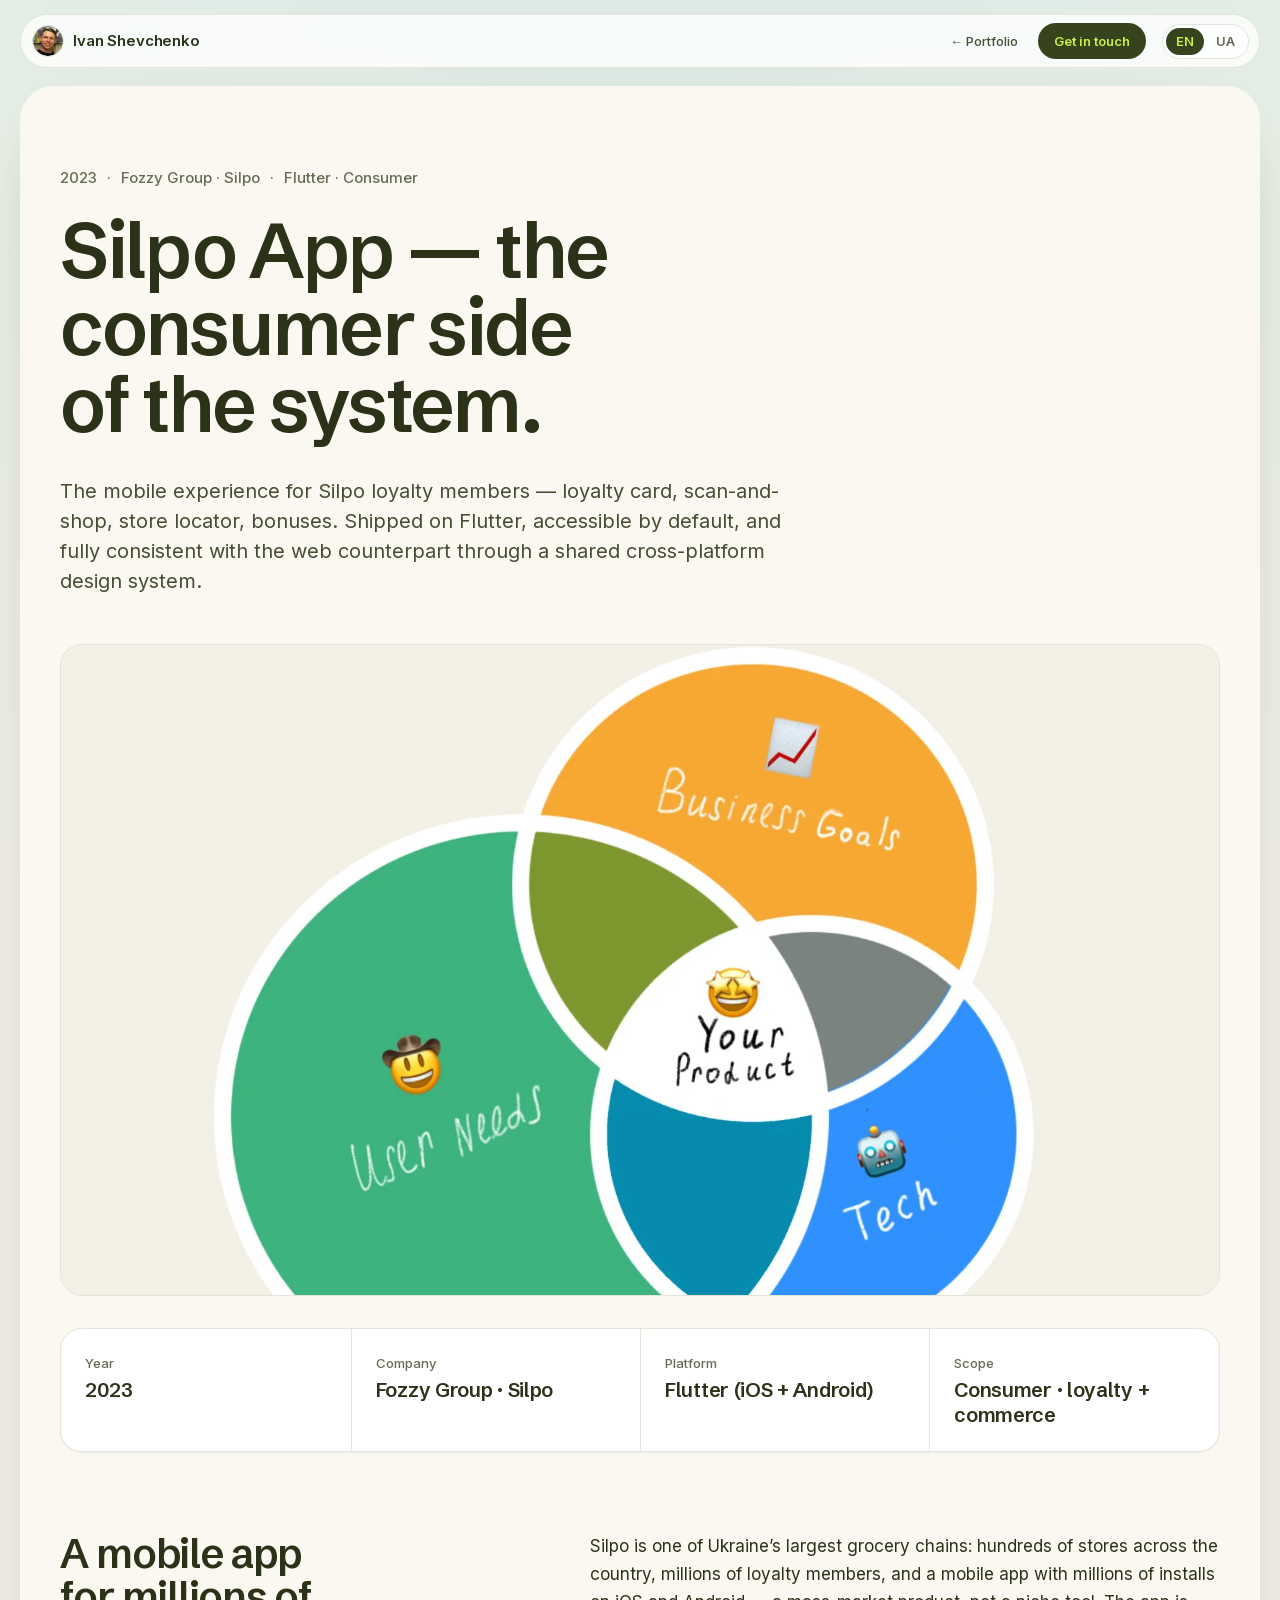
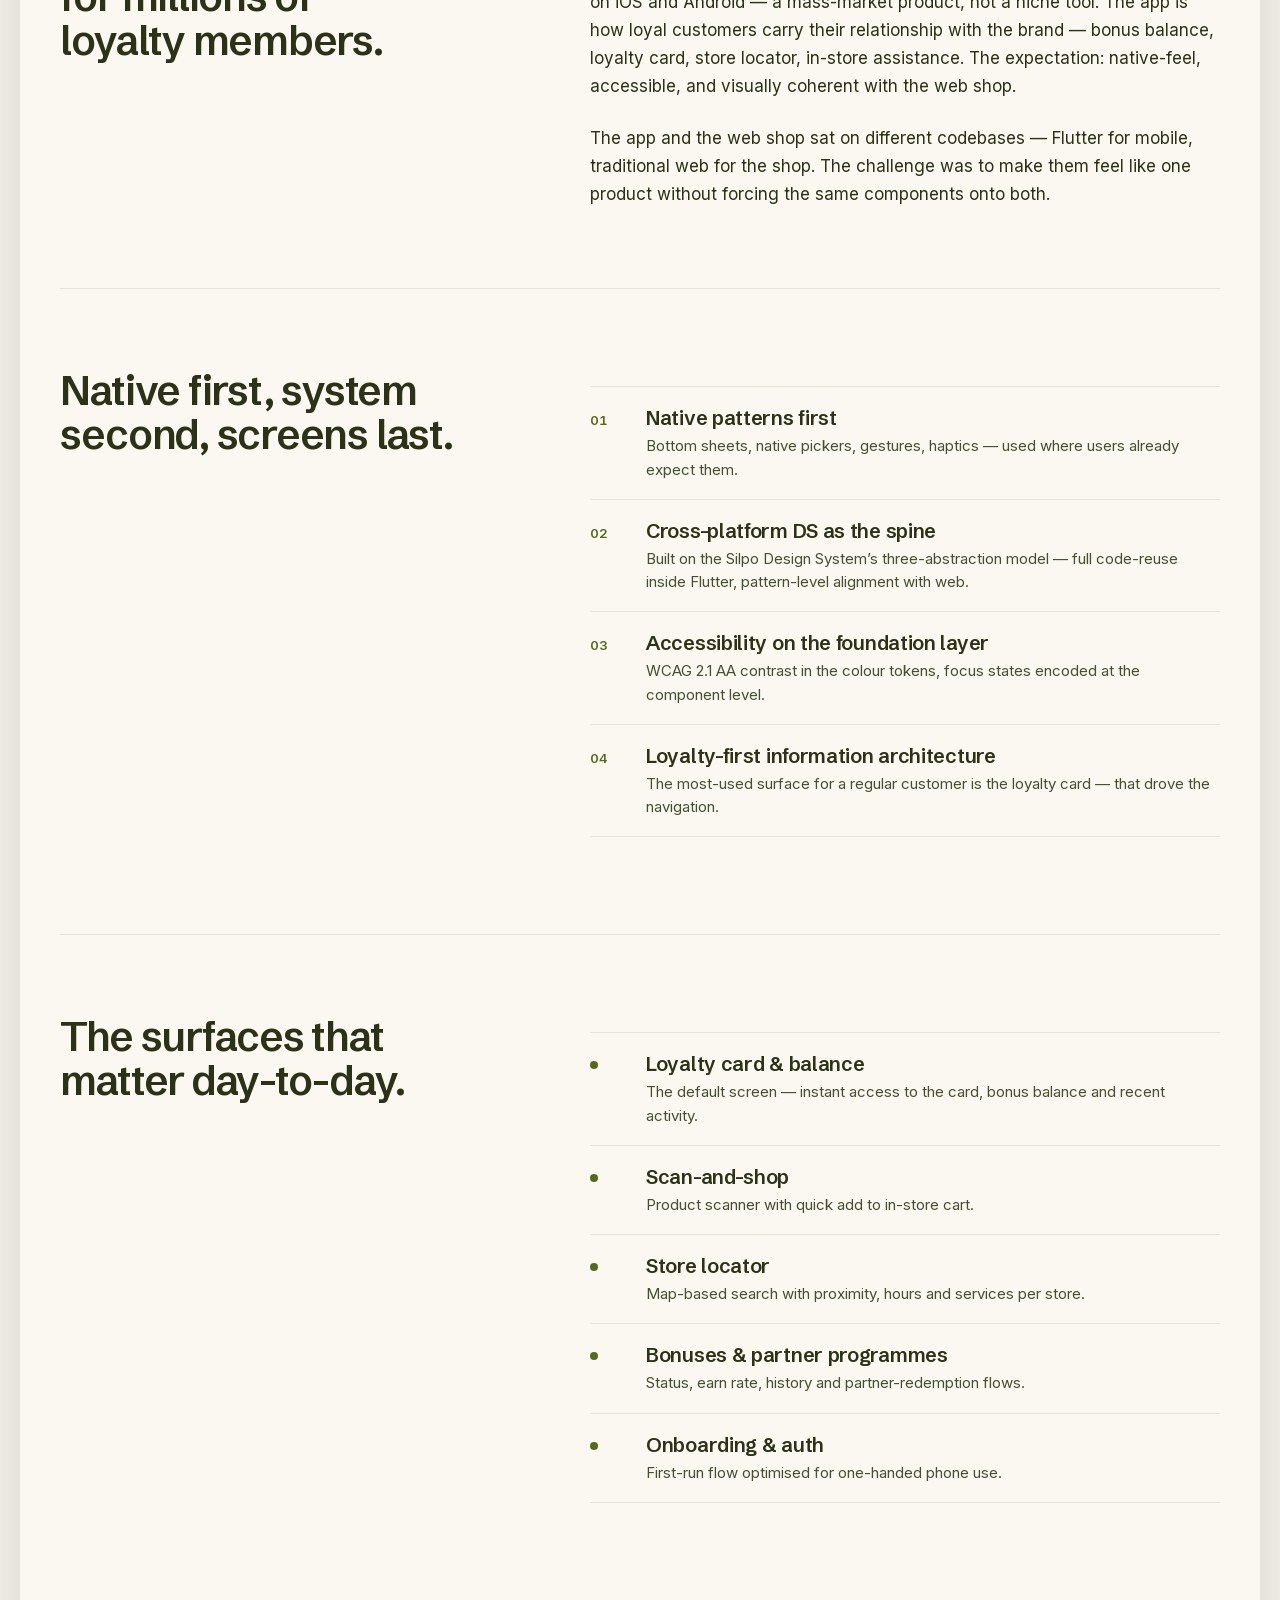
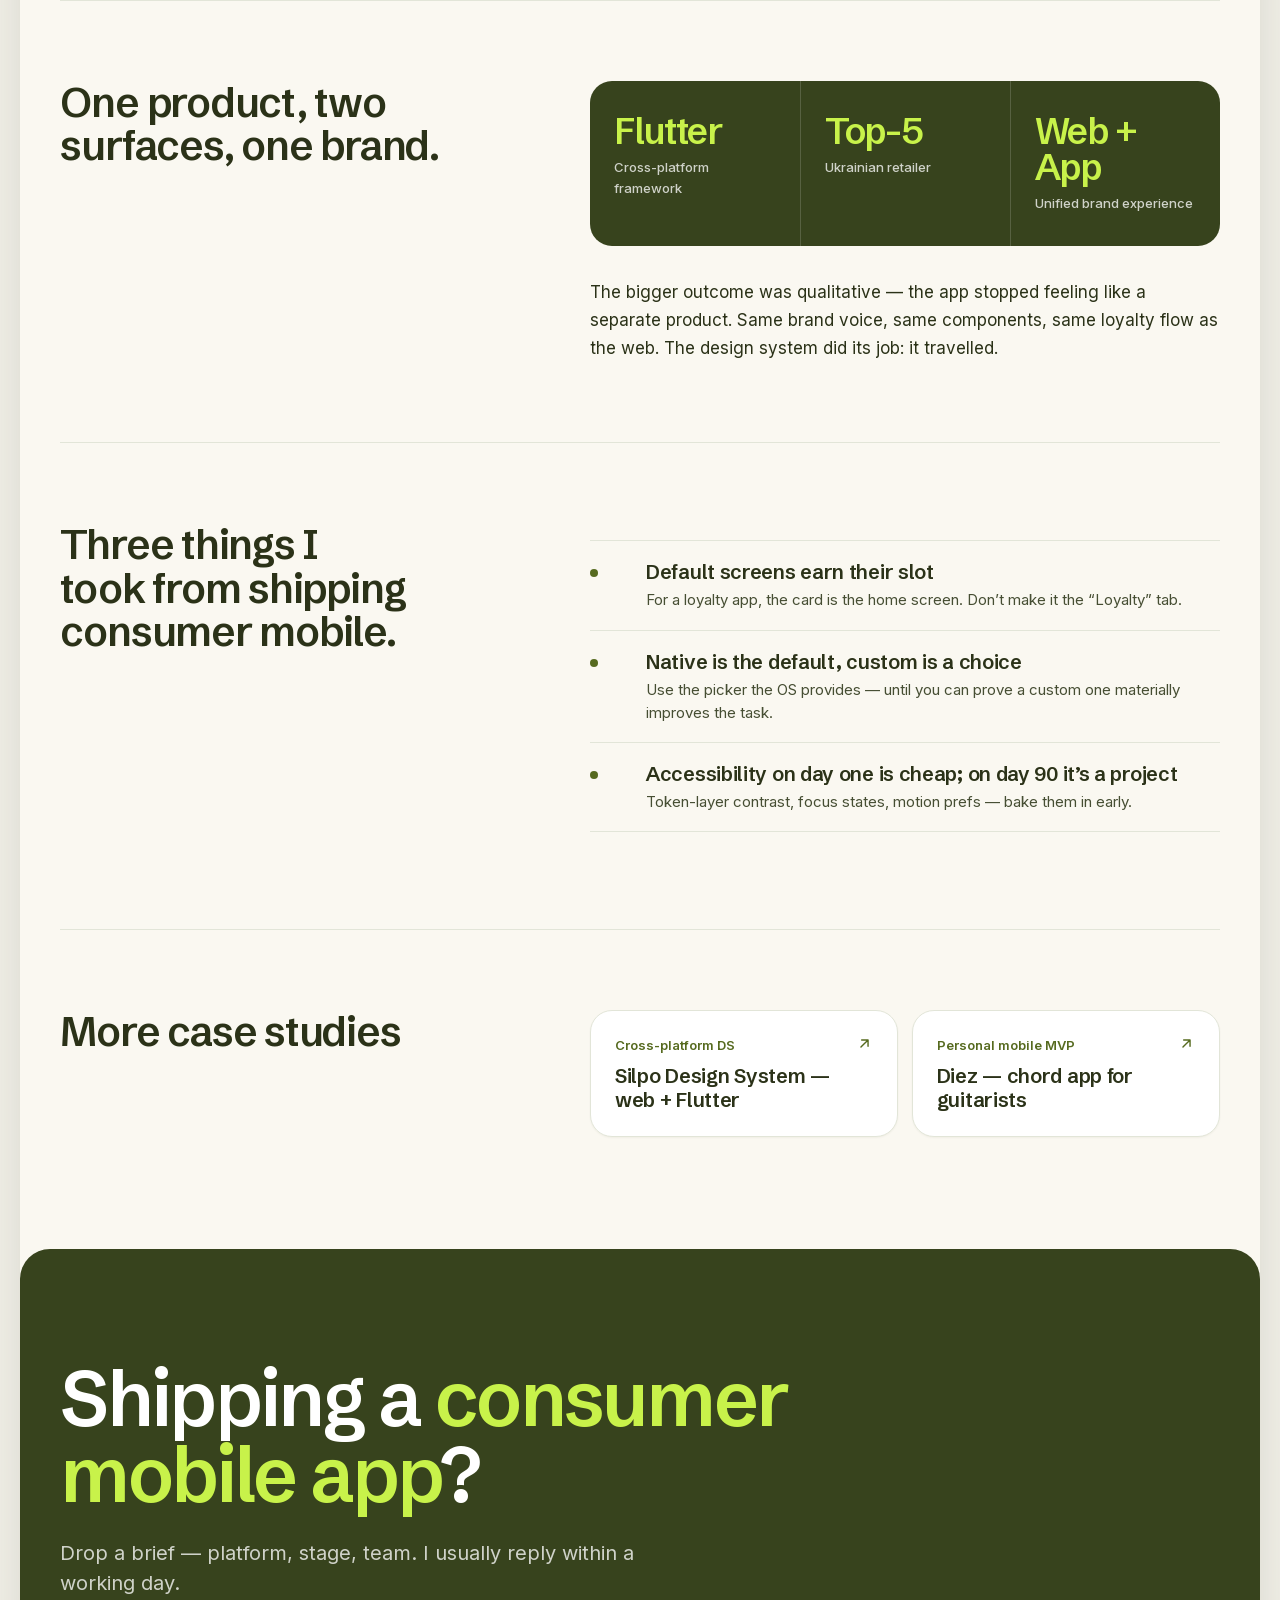
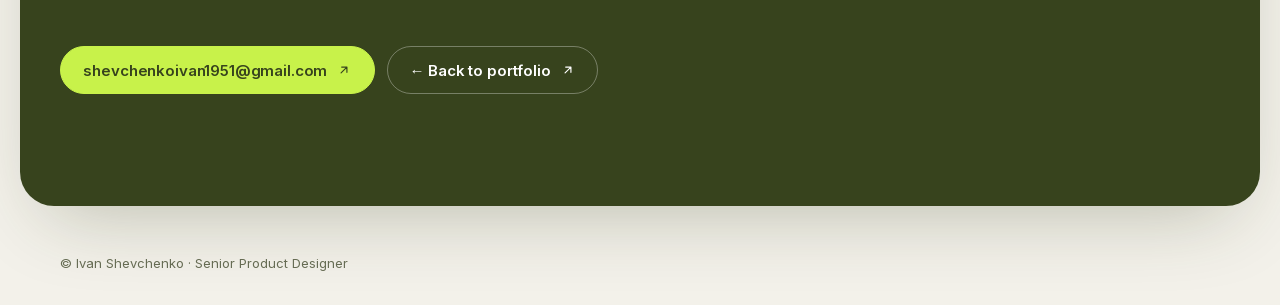
<file: cases/silpo-app/index.html>
<!doctype html>
<html lang="en">
<head>
  <meta charset="utf-8" />
  <link rel="canonical" href="https://shevchenko-ivan.github.io/hire/cases/silpo-app/" />
  <meta name="viewport" content="width=device-width, initial-scale=1" />
  <title>Silpo App — Case · Ivan Shevchenko</title>
  <meta name="description" content="Consumer Flutter app for Ukraine's #5 retailer. Loyalty, scan-and-shop, store locator and bonuses — accessible by default, fully consistent with the web." />
  <meta name="theme-color" content="#37431d" />
  <link rel="icon" href="../../assets/favicon.svg?v=2" type="image/svg+xml" />
  <meta property="og:type" content="website" />
  <meta property="og:title" content="Silpo App — Case · Ivan Shevchenko" />
  <meta property="og:description" content="Consumer Flutter app for Ukraine&#x27;s #5 retailer. Loyalty, scan-and-shop, store locator and bonuses — accessible by default, fully consistent with the web." />
  <meta property="og:image" content="https://shevchenko-ivan.github.io/hire/assets/og.png" />
  <meta name="twitter:card" content="summary_large_image" />
  <link rel="preload" href="../../assets/fonts/schibsted-grotesk-latin.woff2" as="font" type="font/woff2" crossorigin>
  <link rel="preload" href="../../assets/fonts/inter-latin.woff2" as="font" type="font/woff2" crossorigin>
  <link rel="stylesheet" href="../../styles/main.css?v=6994f060" />
  <script>document.documentElement.classList.add('js')</script>
</head>
<body>
  <a class="skip-link" href="#main" data-i18n="a11y.skip">Skip to content</a>

  <header class="nav">
    <div class="wrap nav__inner">
      <a href="../../" class="nav__brand" data-home>
        <span class="nav__brand-mark">IS</span>
        <span>Ivan Shevchenko</span>
      </a>
      <div class="nav__right">
        <a href="../../" class="nav__meta nav__back" data-home data-i18n="nav.back">← Portfolio</a>
        <a class="nav__cta" href="#contact" data-i18n="nav.cta">Get in touch</a>
        <button class="lang-switch" type="button">
          <span class="lang-switch__opt" data-lang="en">EN</span>
          <span class="lang-switch__opt" data-lang="ua">UA</span>
          <span class="sr-only lang-switch__hint"> — Українська версія</span>
        </button>
      </div>
    </div>
  </header>

  <main id="main" class="sheet">
    <section class="case-hero wrap">
      <div class="case-hero__meta">
        <span>2023</span><span>Fozzy Group · Silpo</span><span>Flutter · Consumer</span>
      </div>
      <h1 class="case-hero__title" data-i18n="case.app.title">Silpo App — the consumer side of the system.</h1>
      <p class="case-hero__sub" data-i18n="case.app.sub">The mobile experience for Silpo loyalty members — loyalty card, scan-and-shop, store locator, bonuses. Shipped on Flutter, accessible by default, and fully consistent with the web counterpart through a shared cross-platform design system.</p>
    </section>

    <section class="case-cover">
      <div class="wrap">
        <div class="case-cover__inner">
          <img src="../../assets/cases/silpo-app/cover.webp" srcset="../../assets/cases/silpo-app/cover-800.webp 800w, ../../assets/cases/silpo-app/cover.webp 1600w" sizes="(min-width: 1280px) 1200px, 100vw" width="1600" height="1112" alt="Silpo App" fetchpriority="high" decoding="async">
        </div>
      </div>
    </section>

    <div class="wrap">
      <div class="case-facts">
        <div class="fact"><div class="fact__label" data-i18n="caseFacts.year">Year</div><div class="fact__value" data-i18n="case.app.fact.year">2023</div></div>
        <div class="fact"><div class="fact__label" data-i18n="caseFacts.company">Company</div><div class="fact__value" data-i18n="case.app.fact.company">Fozzy Group · Silpo</div></div>
        <div class="fact"><div class="fact__label" data-i18n="caseFacts.platform">Platform</div><div class="fact__value" data-i18n="case.app.fact.platform">Flutter (iOS + Android)</div></div>
        <div class="fact"><div class="fact__label" data-i18n="caseFacts.scope">Scope</div><div class="fact__value" data-i18n="case.app.fact.scope">Consumer · loyalty + commerce</div></div>
      </div>
    </div>

    <div class="wrap">
      <section class="case-section">
        <div class="case-section__head">
          <h2 class="case-section__title" data-i18n="case.app.context.title">A mobile app for millions of loyalty members.</h2>
        </div>
        <div class="case-section__body">
          <p data-i18n="case.app.context.body1">
            Silpo is one of Ukraine’s largest grocery chains: hundreds of stores across the country, millions of loyalty members, and a mobile app with millions of installs on iOS and Android — a mass-market product, not a niche tool. The app is how loyal customers carry their relationship with the brand — bonus balance, loyalty card, store locator, in-store assistance. The expectation: native-feel, accessible, and visually coherent with the web shop.
          </p>
          <p data-i18n="case.app.context.body2">
            The app and the web shop sat on different codebases — Flutter for mobile, traditional web for the shop. The challenge was to make them feel like one product without forcing the same components onto both.
          </p>
        </div>
      </section>

      <section class="case-section">
        <div class="case-section__head">
          <h2 class="case-section__title" data-i18n="case.app.approach.title">Native first, system second, screens last.</h2>
        </div>
        <div class="case-section__body">
          <ol class="case-list case-list--numbered">
            <li><div><strong data-i18n="case.app.list1.s1">Native patterns first</strong><span class="case-list__sub" data-i18n="case.app.list1.s1sub">Bottom sheets, native pickers, gestures, haptics — used where users already expect them.</span></div></li>
            <li><div><strong data-i18n="case.app.list1.s2">Cross-platform DS as the spine</strong><span class="case-list__sub" data-i18n="case.app.list1.s2sub">Built on the Silpo Design System’s three-abstraction model — full code-reuse inside Flutter, pattern-level alignment with web.</span></div></li>
            <li><div><strong data-i18n="case.app.list1.s3">Accessibility on the foundation layer</strong><span class="case-list__sub" data-i18n="case.app.list1.s3sub">WCAG 2.1 AA contrast in the colour tokens, focus states encoded at the component level.</span></div></li>
            <li><div><strong data-i18n="case.app.list1.s4">Loyalty-first information architecture</strong><span class="case-list__sub" data-i18n="case.app.list1.s4sub">The most-used surface for a regular customer is the loyalty card — that drove the navigation.</span></div></li>
          </ol>
        </div>
      </section>

      <section class="case-section">
        <div class="case-section__head">
          <h2 class="case-section__title" data-i18n="case.app.what.title">The surfaces that matter day-to-day.</h2>
        </div>
        <div class="case-section__body">
          <ul class="case-list case-list--bullets">
            <li><div><strong data-i18n="case.app.what.s1">Loyalty card &amp; balance</strong><span class="case-list__sub" data-i18n="case.app.what.s1sub">The default screen — instant access to the card, bonus balance and recent activity.</span></div></li>
            <li><div><strong data-i18n="case.app.what.s2">Scan-and-shop</strong><span class="case-list__sub" data-i18n="case.app.what.s2sub">Product scanner with quick add to in-store cart.</span></div></li>
            <li><div><strong data-i18n="case.app.what.s3">Store locator</strong><span class="case-list__sub" data-i18n="case.app.what.s3sub">Map-based search with proximity, hours and services per store.</span></div></li>
            <li><div><strong data-i18n="case.app.what.s4">Bonuses &amp; partner programmes</strong><span class="case-list__sub" data-i18n="case.app.what.s4sub">Status, earn rate, history and partner-redemption flows.</span></div></li>
            <li><div><strong data-i18n="case.app.what.s5">Onboarding &amp; auth</strong><span class="case-list__sub" data-i18n="case.app.what.s5sub">First-run flow optimised for one-handed phone use.</span></div></li>
          </ul>
        </div>
      </section>

      <section class="case-section">
        <div class="case-section__head">
          <h2 class="case-section__title" data-i18n="case.app.outcome.title">One product, two surfaces, one brand.</h2>
        </div>
        <div class="case-section__body">
          <div class="outcomes">
            <div><span class="metric__value metric__value--text">Flutter</span><span class="metric__label" data-i18n="case.app.outcome.m1">Cross-platform framework</span></div>
            <div><span class="metric__value metric__value--text" data-i18n="t.794efed3">Top-5</span><span class="metric__label" data-i18n="case.app.outcome.m2">Ukrainian retailer</span></div>
            <div><span class="metric__value metric__value--text">Web + App</span><span class="metric__label" data-i18n="case.app.outcome.m3">Unified brand experience</span></div>
          </div>
          <p class="outcomes__note" data-i18n="case.app.outcome.body">
            The bigger outcome was qualitative — the app stopped feeling like a separate product. Same brand voice, same components, same loyalty flow as the web. The design system did its job: it travelled.
          </p>
        </div>
      </section>

      <section class="case-section">
        <div class="case-section__head">
          <h2 class="case-section__title" data-i18n="case.app.learnings.title">Three things I took from shipping consumer mobile.</h2>
        </div>
        <div class="case-section__body">
          <ul class="case-list case-list--bullets">
            <li><div><strong data-i18n="case.app.l.s1">Default screens earn their slot</strong><span class="case-list__sub" data-i18n="case.app.l.s1sub">For a loyalty app, the card is the home screen. Don’t make it the “Loyalty” tab.</span></div></li>
            <li><div><strong data-i18n="case.app.l.s2">Native is the default, custom is a choice</strong><span class="case-list__sub" data-i18n="case.app.l.s2sub">Use the picker the OS provides — until you can prove a custom one materially improves the task.</span></div></li>
            <li><div><strong data-i18n="case.app.l.s3">Accessibility on day one is cheap; on day 90 it’s a project</strong><span class="case-list__sub" data-i18n="case.app.l.s3sub">Token-layer contrast, focus states, motion prefs — bake them in early.</span></div></li>
          </ul>
        </div>
      </section>

      <section class="case-section">
        <div class="case-section__head">
          <h2 class="case-section__title" data-i18n="case.related.also">More case studies</h2>
        </div>
        <div class="related">
          <a class="related__card" href="../silpo-design-system/">
            <div class="related__kicker">Cross-platform DS</div>
            <div class="related__title" data-i18n="t.b6bec687">Silpo Design System — web + Flutter</div>
          </a>
          <a class="related__card" href="../diez/">
            <div class="related__kicker" data-i18n="t.93bb0e91">Personal mobile MVP</div>
            <div class="related__title" data-i18n="t.8a93f0c6">Diez — chord app for guitarists</div>
          </a>
        </div>
      </section>
    </div>

    <section id="contact" class="contact">
      <div class="wrap">
        <h2 class="contact__title" data-i18n="contact.app.title">Shipping a <em>consumer mobile app</em>?</h2>
        <p class="contact__lede" data-i18n="contact.brief.app">Drop a brief — platform, stage, team. I usually reply within a working day.</p>
        <div class="contact__row">
          <a class="contact__link" href="mailto:shevchenkoivan1951@gmail.com" data-i18n="contact.linkPing">shevchenkoivan1951@gmail.com</a>
          <a class="contact__link" href="../../" data-home data-i18n="contact.backToPortfolio">← Back to portfolio</a>
        </div>
      </div>
    </section>
  </main>

  <footer class="wrap foot">
    <span data-i18n="foot.copy">© Ivan Shevchenko · Senior Product Designer</span>
  </footer>

  <script src="../../scripts/anim.js?v=e52e3bde" defer></script>
  <script src="../../scripts/i18n.js?v=383647df" defer></script>
</body>
</html>
</file>
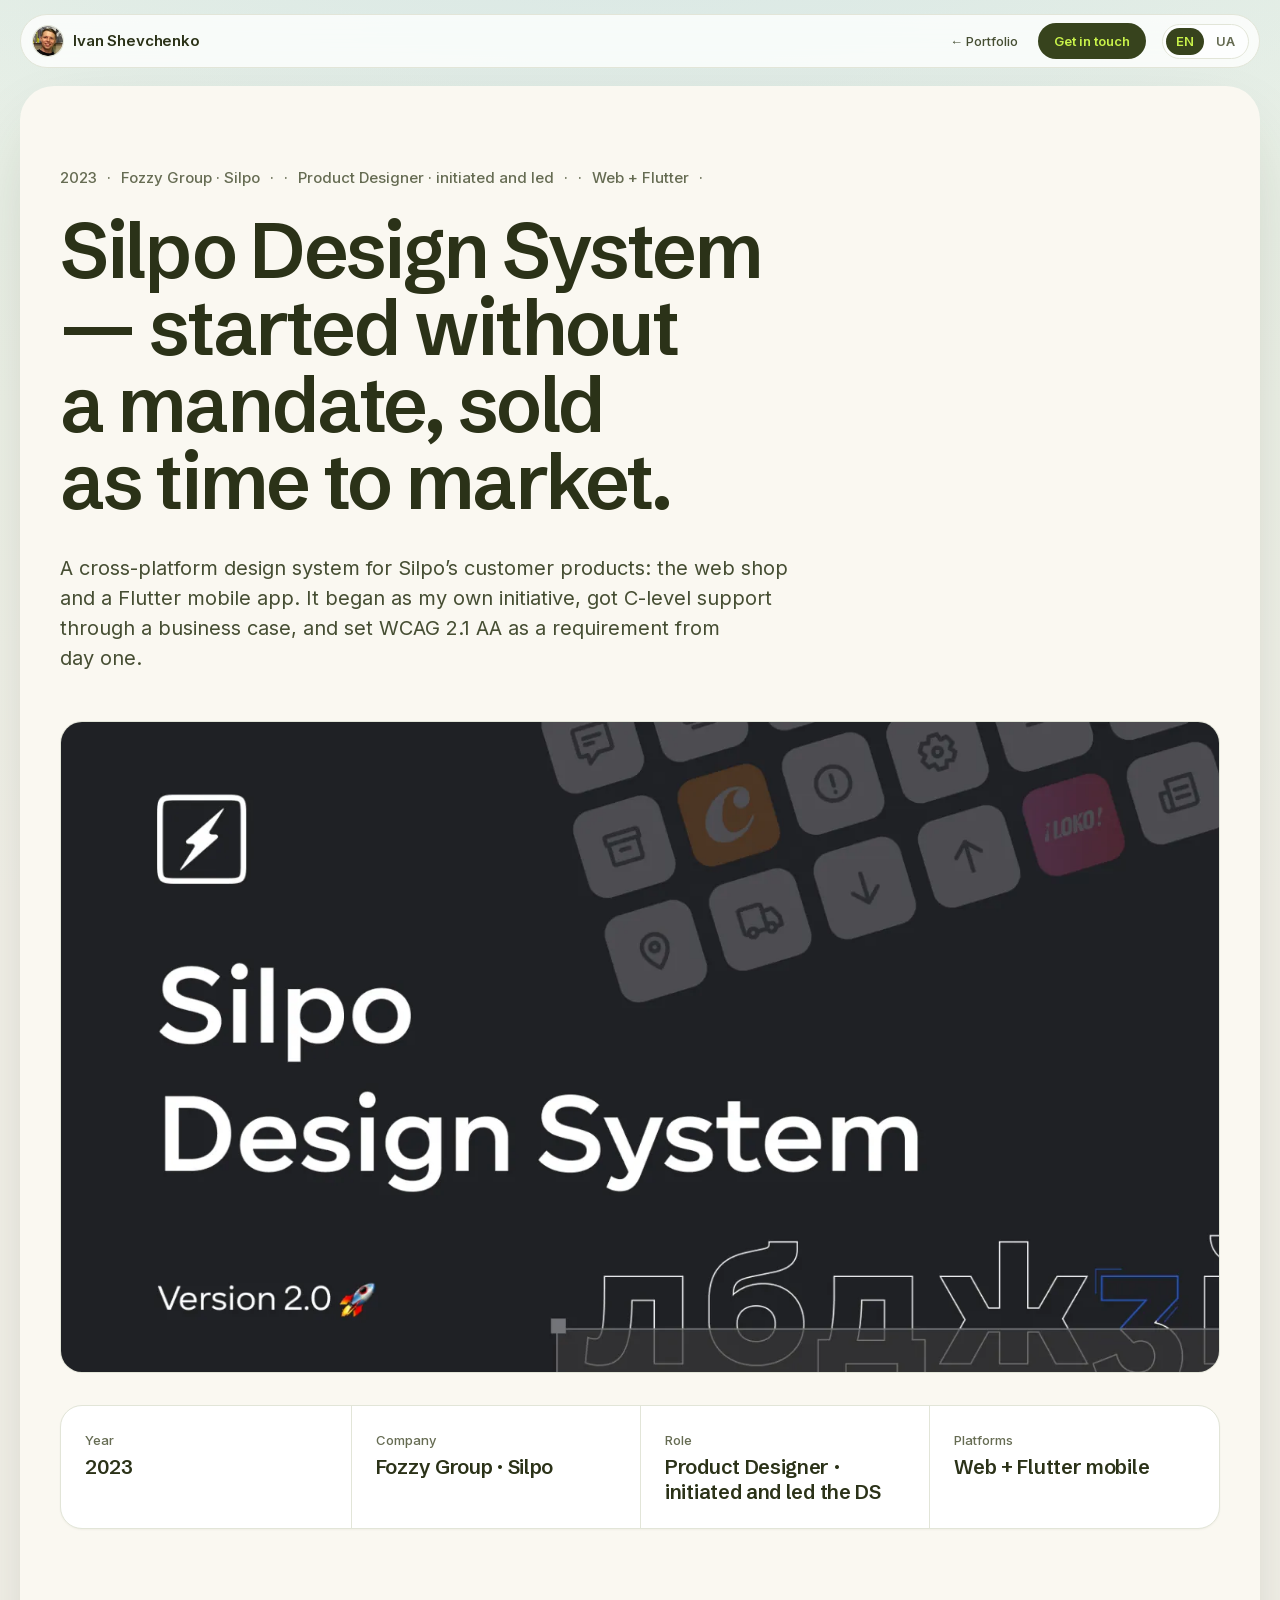
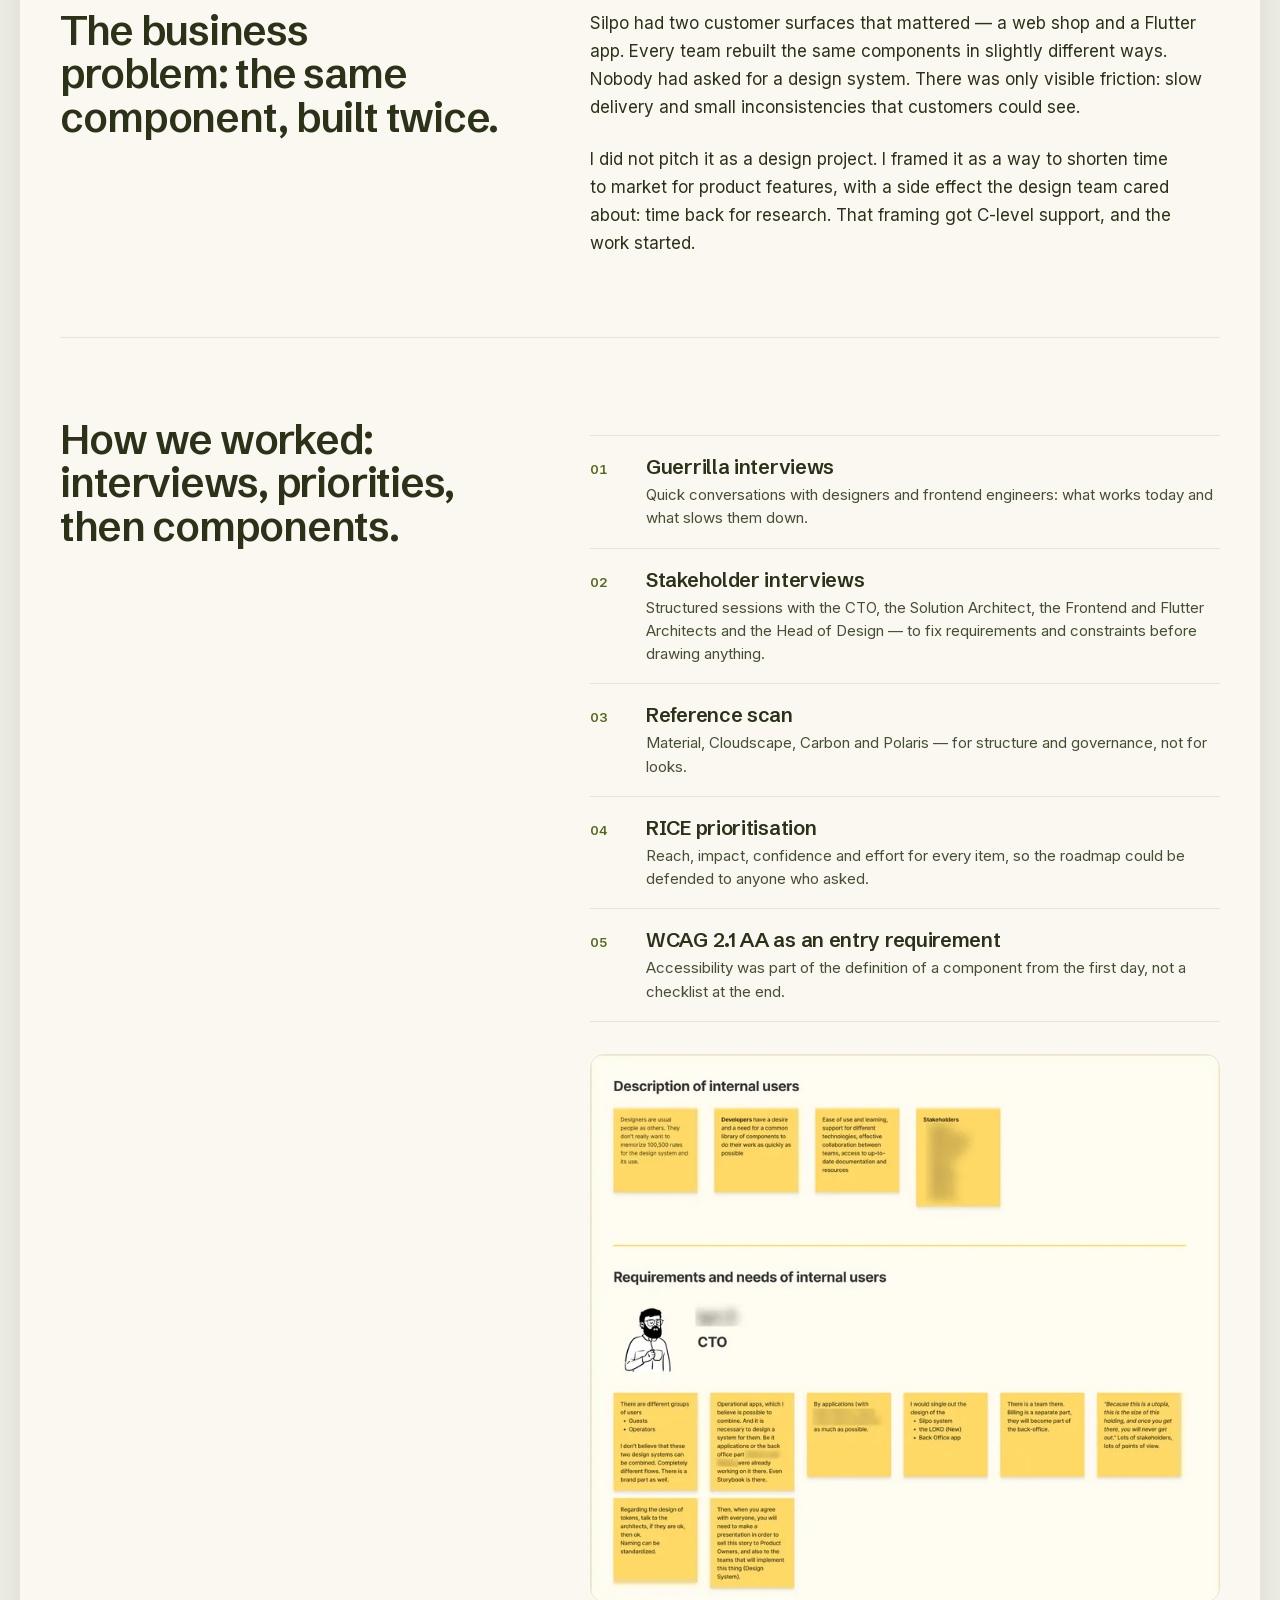
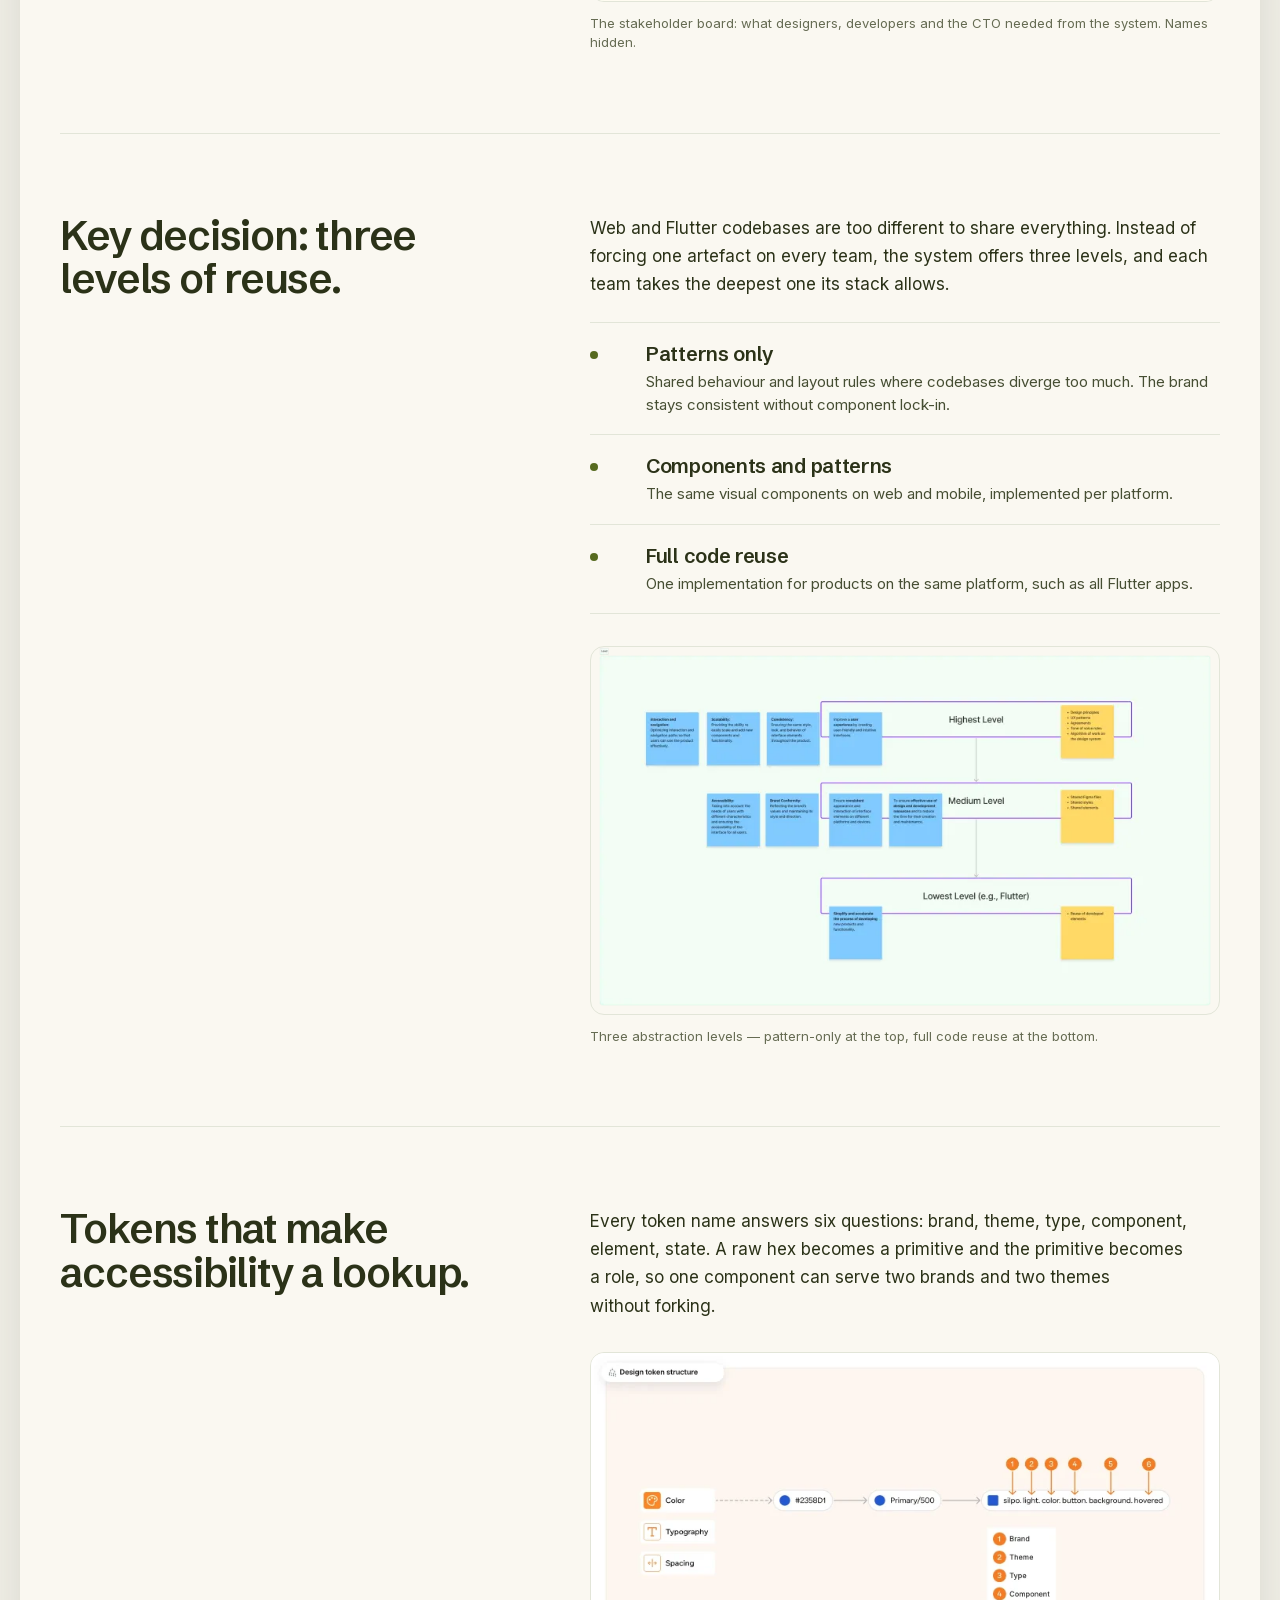
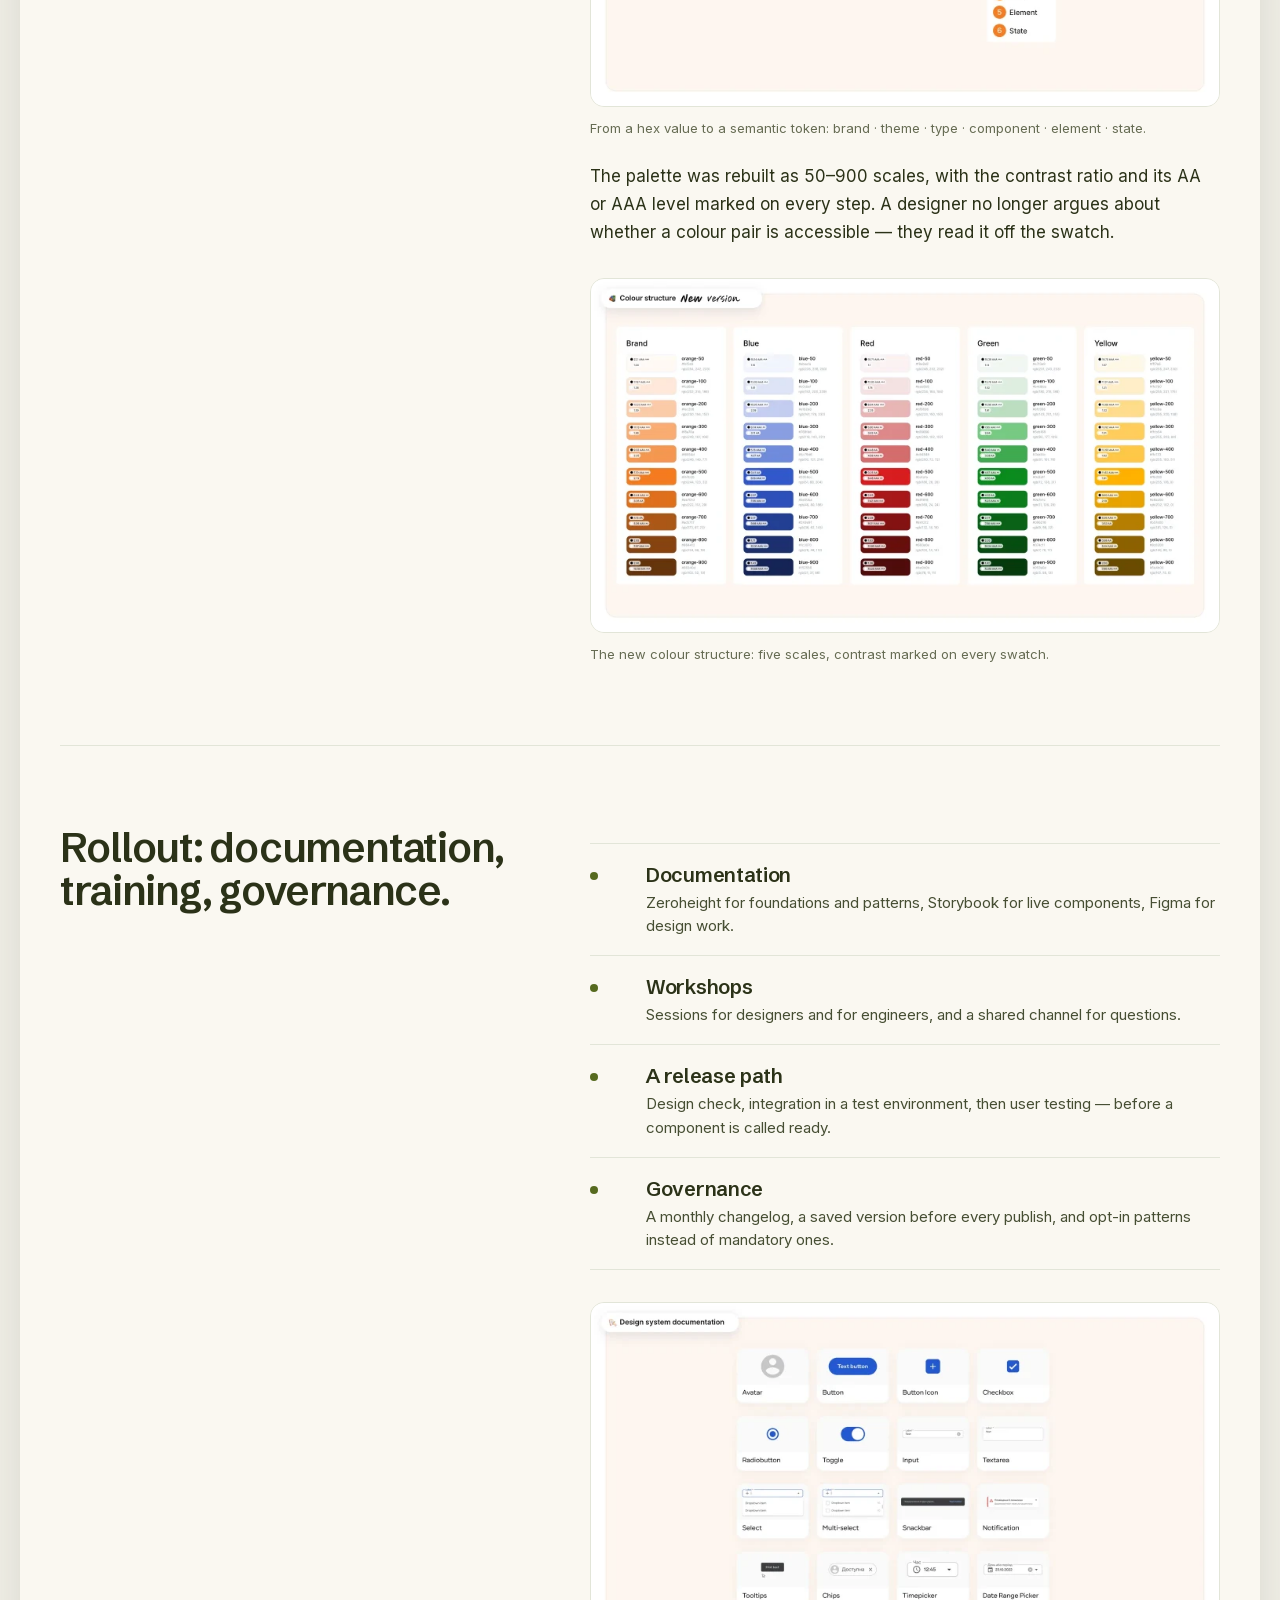
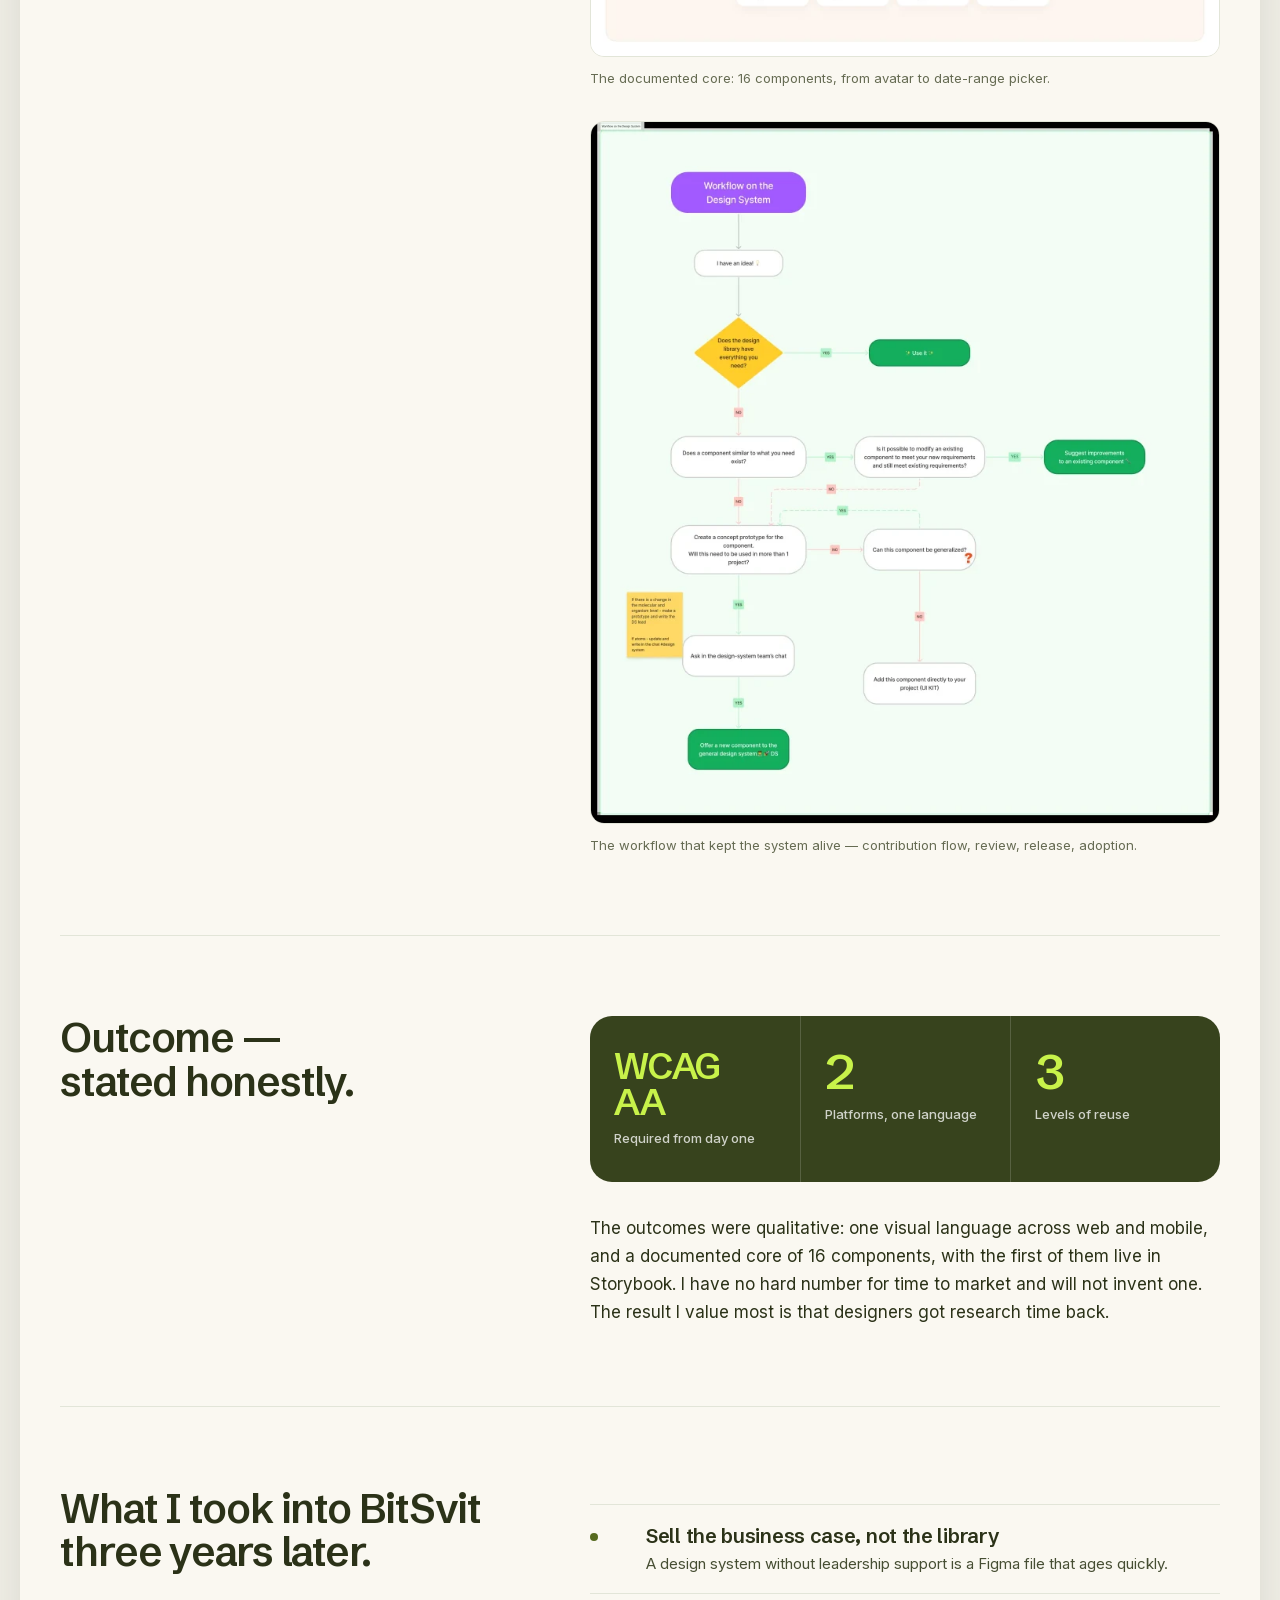
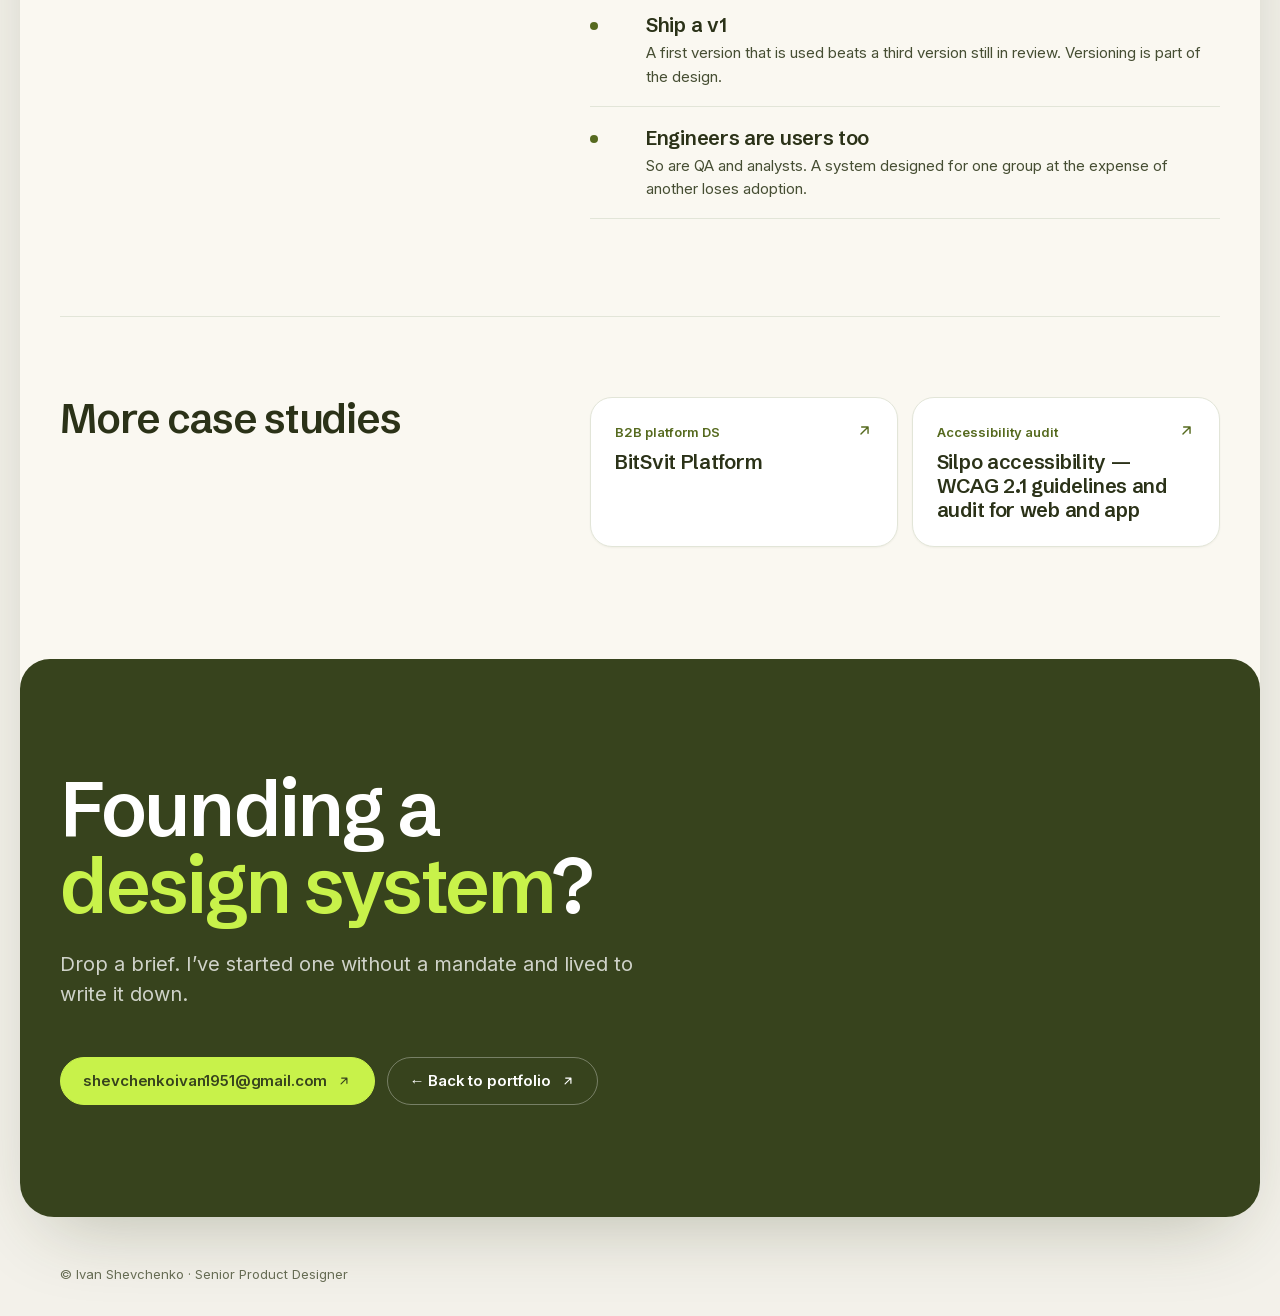
<file: cases/silpo-design-system/index.html>
<!doctype html>
<html lang="en">
<head>
  <meta charset="utf-8" />
  <link rel="canonical" href="https://shevchenko-ivan.github.io/hire/cases/silpo-design-system/" />
  <meta name="viewport" content="width=device-width, initial-scale=1" />
  <title>Silpo Design System — Case · Ivan Shevchenko</title>
  <meta name="description" content="Silpo Design System: a cross-platform design system for web and a Flutter app, started as my own initiative, with WCAG 2.1 AA as a requirement from day one." />
  <meta name="theme-color" content="#37431d" />
  <link rel="icon" href="../../assets/favicon.svg?v=2" type="image/svg+xml" />
  <meta property="og:type" content="website" />
  <meta property="og:title" content="Silpo Design System — Case · Ivan Shevchenko" />
  <meta property="og:description" content="Silpo Design System: a cross-platform design system for web and a Flutter app, started as my own initiative, with WCAG 2.1 AA as a requirement from day one." />
  <meta property="og:image" content="https://shevchenko-ivan.github.io/hire/assets/og.png" />
  <meta name="twitter:card" content="summary_large_image" />
  <link rel="preload" href="../../assets/fonts/schibsted-grotesk-latin.woff2" as="font" type="font/woff2" crossorigin>
  <link rel="preload" href="../../assets/fonts/inter-latin.woff2" as="font" type="font/woff2" crossorigin>
  <link rel="stylesheet" href="../../styles/main.css?v=6994f060" />
  <script>document.documentElement.classList.add('js')</script>
</head>
<body>
  <a class="skip-link" href="#main" data-i18n="a11y.skip">Skip to content</a>

  <header class="nav">
    <div class="wrap nav__inner">
      <a href="../../" class="nav__brand" data-home>
        <span class="nav__brand-mark">IS</span>
        <span>Ivan Shevchenko</span>
      </a>
      <div class="nav__right">
        <a href="../../" class="nav__meta nav__back" data-home data-i18n="nav.back">← Portfolio</a>
        <a class="nav__cta" href="#contact" data-i18n="nav.cta">Get in touch</a>
        <button class="lang-switch" type="button">
          <span class="lang-switch__opt" data-lang="en">EN</span>
          <span class="lang-switch__opt" data-lang="ua">UA</span>
          <span class="sr-only lang-switch__hint"> — Українська версія</span>
        </button>
      </div>
    </div>
  </header>

  <main id="main" class="sheet">
    <section class="case-hero wrap">
      <div class="case-hero__meta">
        <span>2023</span><span><span class="only-en">Fozzy Group · Silpo</span><span class="only-ua">Fozzy Group · Сільпо</span></span><span><span class="only-en">Product Designer · initiated and led</span><span class="only-ua">Product Designer · ініціював і вів</span></span><span><span class="only-en">Web + Flutter</span><span class="only-ua">Веб + Flutter</span></span>
      </div>
      <h1 class="case-hero__title"><span class="only-en">Silpo Design System — started without a mandate, sold as time to market.</span><span class="only-ua">Silpo Design System — почав без мандата, продав як скорочення time to market.</span></h1>
      <p class="case-hero__sub"><span class="only-en">A cross-platform design system for Silpo’s customer products: the web shop and a Flutter mobile app. It began as my own initiative, got C-level support through a business case, and set WCAG 2.1 AA as a requirement from day one.</span><span class="only-ua">Кросплатформна дизайн-система для клієнтських продуктів «Сільпо»: вебмагазину й мобільного застосунку на Flutter. Вона почалася з моєї власної ініціативи, отримала підтримку C-level завдяки бізнес-кейсу і з першого дня мала WCAG 2.1 AA як вимогу.</span></p>
    </section>

    <section class="case-cover">
      <div class="wrap">
        <div class="case-cover__inner">
          <img src="../../assets/cases/silpo-design-system/cover.webp" srcset="../../assets/cases/silpo-design-system/cover-800.webp 800w, ../../assets/cases/silpo-design-system/cover.webp 1600w" sizes="(min-width: 1280px) 1200px, 100vw" width="1600" height="835" alt="Silpo Design System overview" fetchpriority="high" decoding="async">
        </div>
      </div>
    </section>

    <div class="wrap">
      <div class="case-facts">
        <div class="fact"><div class="fact__label"><span class="only-en">Year</span><span class="only-ua">Рік</span></div><div class="fact__value">2023</div></div>
        <div class="fact"><div class="fact__label"><span class="only-en">Company</span><span class="only-ua">Компанія</span></div><div class="fact__value"><span class="only-en">Fozzy Group · Silpo</span><span class="only-ua">Fozzy Group · Сільпо</span></div></div>
        <div class="fact"><div class="fact__label"><span class="only-en">Role</span><span class="only-ua">Роль</span></div><div class="fact__value"><span class="only-en">Product Designer · initiated and led the DS</span><span class="only-ua">Product Designer · ініціював і вів ДС</span></div></div>
        <div class="fact"><div class="fact__label"><span class="only-en">Platforms</span><span class="only-ua">Платформи</span></div><div class="fact__value"><span class="only-en">Web + Flutter mobile</span><span class="only-ua">Веб + мобільний застосунок на Flutter</span></div></div>
      </div>
    </div>

    <div class="wrap">
      <section class="case-section">
        <div class="case-section__head">
          <h2 class="case-section__title"><span class="only-en">The business problem: the same component, built twice.</span><span class="only-ua">Бізнес-задача: той самий компонент, зроблений двічі.</span></h2>
        </div>
        <div class="case-section__body">
          <p><span class="only-en">Silpo had two customer surfaces that mattered — a web shop and a Flutter app. Every team rebuilt the same components in slightly different ways. Nobody had asked for a design system. There was only visible friction: slow delivery and small inconsistencies that customers could see.</span><span class="only-ua">У «Сільпо» було дві важливі клієнтські поверхні — вебмагазин і застосунок на Flutter. Кожна команда заново будувала ті самі компоненти трохи по-своєму. Дизайн-систему ніхто не просив. Було лише помітне тертя: повільна розробка й дрібні неузгодженості, які бачили клієнти.</span></p>
          <p><span class="only-en">I did not pitch it as a design project. I framed it as a way to shorten time to market for product features, with a side effect the design team cared about: time back for research. That framing got C-level support, and the work started.</span><span class="only-ua">Я подав це не як дизайн-проєкт, а як спосіб скоротити time to market для продуктових фіч, з побічним ефектом, важливим для дизайн-команди: звільненим часом на дослідження. Така подача отримала підтримку C-level, і робота почалася.</span></p>
        </div>
      </section>

      <section class="case-section">
        <div class="case-section__head">
          <h2 class="case-section__title"><span class="only-en">How we worked: interviews, priorities, then components.</span><span class="only-ua">Як ми працювали: інтерв’ю, пріоритети, потім компоненти.</span></h2>
        </div>
        <div class="case-section__body">
          <ol class="case-list case-list--numbered">
            <li><div><strong><span class="only-en">Guerrilla interviews</span><span class="only-ua">Партизанські інтерв’ю</span></strong><span class="case-list__sub"><span class="only-en">Quick conversations with designers and frontend engineers: what works today and what slows them down.</span><span class="only-ua">Швидкі розмови з дизайнерами й фронтенд-інженерами: що працює зараз і що їх гальмує.</span></span></div></li>
            <li><div><strong><span class="only-en">Stakeholder interviews</span><span class="only-ua">Інтерв’ю зі стейкхолдерами</span></strong><span class="case-list__sub"><span class="only-en">Structured sessions with the CTO, the Solution Architect, the Frontend and Flutter Architects and the Head of Design — to fix requirements and constraints before drawing anything.</span><span class="only-ua">Структуровані сесії з CTO, Solution Architect, Frontend і Flutter Architects та Head of Design — щоб зафіксувати вимоги й обмеження, перш ніж щось малювати.</span></span></div></li>
            <li><div><strong><span class="only-en">Reference scan</span><span class="only-ua">Огляд референсів</span></strong><span class="case-list__sub"><span class="only-en">Material, Cloudscape, Carbon and Polaris — for structure and governance, not for looks.</span><span class="only-ua">Material, Cloudscape, Carbon і Polaris — заради структури й керування, а не вигляду.</span></span></div></li>
            <li><div><strong><span class="only-en">RICE prioritisation</span><span class="only-ua">Пріоритизація RICE</span></strong><span class="case-list__sub"><span class="only-en">Reach, impact, confidence and effort for every item, so the roadmap could be defended to anyone who asked.</span><span class="only-ua">Охоплення, вплив, упевненість і зусилля для кожного пункту, щоб роадмап можна було обґрунтувати перед будь-ким.</span></span></div></li>
            <li><div><strong><span class="only-en">WCAG 2.1 AA as an entry requirement</span><span class="only-ua">WCAG 2.1 AA як вхідна вимога</span></strong><span class="case-list__sub"><span class="only-en">Accessibility was part of the definition of a component from the first day, not a checklist at the end.</span><span class="only-ua">Доступність була частиною визначення компонента з першого дня, а не чеклистом наприкінці.</span></span></div></li>
          </ol>
          <figure class="case-image">
            <img src="../../assets/cases/silpo-design-system/research.webp" srcset="../../assets/cases/silpo-design-system/research-800.webp 800w, ../../assets/cases/silpo-design-system/research.webp 1600w" sizes="(min-width: 820px) 760px, 100vw" width="1600" height="1393" alt="Research board: descriptions of internal users and sticky notes with the CTO's requirements for the design system" loading="lazy" decoding="async">
            <figcaption class="case-image__caption" data-i18n="case.sds.research.caption">The stakeholder board: what designers, developers and the CTO needed from the system. Names hidden.</figcaption>
          </figure>
        </div>
      </section>

      <section class="case-section">
        <div class="case-section__head">
          <h2 class="case-section__title"><span class="only-en">Key decision: three levels of reuse.</span><span class="only-ua">Ключове рішення: три рівні перевикористання.</span></h2>
        </div>
        <div class="case-section__body">
          <p><span class="only-en">Web and Flutter codebases are too different to share everything. Instead of forcing one artefact on every team, the system offers three levels, and each team takes the deepest one its stack allows.</span><span class="only-ua">Кодові бази вебу й Flutter надто різні, щоб ділити все. Замість того щоб нав’язувати кожній команді один артефакт, система пропонує три рівні, і кожна команда бере найглибший, який дозволяє її стек.</span></p>
          <ul class="case-list case-list--bullets">
            <li><div><strong><span class="only-en">Patterns only</span><span class="only-ua">Лише патерни</span></strong><span class="case-list__sub"><span class="only-en">Shared behaviour and layout rules where codebases diverge too much. The brand stays consistent without component lock-in.</span><span class="only-ua">Спільні правила поведінки й компонування там, де кодові бази надто розходяться. Бренд лишається цілісним без прив’язки до компонентів.</span></span></div></li>
            <li><div><strong><span class="only-en">Components and patterns</span><span class="only-ua">Компоненти й патерни</span></strong><span class="case-list__sub"><span class="only-en">The same visual components on web and mobile, implemented per platform.</span><span class="only-ua">Ті самі візуальні компоненти у вебі й мобільному застосунку, реалізовані окремо для кожної платформи.</span></span></div></li>
            <li><div><strong><span class="only-en">Full code reuse</span><span class="only-ua">Повне перевикористання коду</span></strong><span class="case-list__sub"><span class="only-en">One implementation for products on the same platform, such as all Flutter apps.</span><span class="only-ua">Одна реалізація для продуктів на одній платформі, наприклад для всіх застосунків на Flutter.</span></span></div></li>
          </ul>
          <figure class="case-image">
            <img src="../../assets/cases/silpo-design-system/levels.webp" srcset="../../assets/cases/silpo-design-system/levels-800.webp 800w, ../../assets/cases/silpo-design-system/levels.webp 1600w" sizes="(min-width: 820px) 760px, 100vw" width="1600" height="935" alt="Three levels of abstraction" loading="lazy" decoding="async">
            <figcaption class="case-image__caption" data-i18n="case.sds.arch.caption">Three abstraction levels — pattern-only at the top, full code reuse at the bottom.</figcaption>
          </figure>
        </div>
      </section>

      <section class="case-section">
        <div class="case-section__head">
          <h2 class="case-section__title"><span class="only-en">Tokens that make accessibility a lookup.</span><span class="only-ua">Токени, з якими доступність видно одразу.</span></h2>
        </div>
        <div class="case-section__body">
          <p><span class="only-en">Every token name answers six questions: brand, theme, type, component, element, state. A raw hex becomes a primitive and the primitive becomes a role, so one component can serve two brands and two themes without forking.</span><span class="only-ua">Назва кожного токена відповідає на шість питань: бренд, тема, тип, компонент, елемент, стан. Сирий hex стає примітивом, а примітив — роллю, тож один компонент обслуговує два бренди й дві теми без форків.</span></p>
          <figure class="case-image">
            <img class="only-en" src="../../assets/cases/silpo-design-system/tokens.webp" srcset="../../assets/cases/silpo-design-system/tokens-800.webp 800w, ../../assets/cases/silpo-design-system/tokens.webp 1600w" sizes="(min-width: 820px) 760px, 100vw" width="1600" height="900" alt="Token structure: #2358D1 becomes Primary/500, then silpo.light.color.button.background.hovered, with the six naming levels labelled" loading="lazy" decoding="async"><img class="only-ua" src="../../assets/cases/silpo-design-system/tokens-ua.webp" srcset="../../assets/cases/silpo-design-system/tokens-ua-800.webp 800w, ../../assets/cases/silpo-design-system/tokens-ua.webp 1600w" sizes="(min-width: 820px) 760px, 100vw" width="1600" height="900" alt="Структура токена: #2358D1 стає Primary/500, далі silpo.light.color.button.background.hovered, шість рівнів назви підписано" loading="lazy" decoding="async">
            <figcaption class="case-image__caption" data-i18n="case.sds.tokens.caption1">From a hex value to a semantic token: brand · theme · type · component · element · state.</figcaption>
          </figure>
          <p><span class="only-en">The palette was rebuilt as 50–900 scales, with the contrast ratio and its AA or AAA level marked on every step. A designer no longer argues about whether a colour pair is accessible — they read it off the swatch.</span><span class="only-ua">Палітру перебудували у шкали 50–900, і на кожному кроці позначено коефіцієнт контрасту та його рівень AA або AAA. Дизайнер більше не сперечається, чи доступна пара кольорів, — він просто зчитує це зі зразка.</span></p>
          <figure class="case-image">
            <img class="only-en" src="../../assets/cases/silpo-design-system/colors.webp" srcset="../../assets/cases/silpo-design-system/colors-800.webp 800w, ../../assets/cases/silpo-design-system/colors.webp 1600w" sizes="(min-width: 820px) 760px, 100vw" width="1600" height="900" alt="Colour scales from 50 to 900 for brand orange, blue, red, green and yellow, each swatch labelled with contrast and AA/AAA level" loading="lazy" decoding="async"><img class="only-ua" src="../../assets/cases/silpo-design-system/colors-ua.webp" srcset="../../assets/cases/silpo-design-system/colors-ua-800.webp 800w, ../../assets/cases/silpo-design-system/colors-ua.webp 1600w" sizes="(min-width: 820px) 760px, 100vw" width="1600" height="900" alt="Colour scales from 50 to 900 for brand orange, blue, red, green and yellow, each swatch labelled with contrast and AA/AAA level" loading="lazy" decoding="async">
            <figcaption class="case-image__caption" data-i18n="case.sds.tokens.caption2">The new colour structure: five scales, contrast marked on every swatch.</figcaption>
          </figure>
        </div>
      </section>

      <section class="case-section">
        <div class="case-section__head">
          <h2 class="case-section__title"><span class="only-en">Rollout: documentation, training, governance.</span><span class="only-ua">Впровадження: документація, навчання, керування.</span></h2>
        </div>
        <div class="case-section__body">
          <ul class="case-list case-list--bullets">
            <li><div><strong><span class="only-en">Documentation</span><span class="only-ua">Документація</span></strong><span class="case-list__sub"><span class="only-en">Zeroheight for foundations and patterns, Storybook for live components, Figma for design work.</span><span class="only-ua">Zeroheight для основ і патернів, Storybook для живих компонентів, Figma для дизайн-роботи.</span></span></div></li>
            <li><div><strong><span class="only-en">Workshops</span><span class="only-ua">Воркшопи</span></strong><span class="case-list__sub"><span class="only-en">Sessions for designers and for engineers, and a shared channel for questions.</span><span class="only-ua">Сесії для дизайнерів та інженерів і спільний канал для питань.</span></span></div></li>
            <li><div><strong><span class="only-en">A release path</span><span class="only-ua">Шлях до релізу</span></strong><span class="case-list__sub"><span class="only-en">Design check, integration in a test environment, then user testing — before a component is called ready.</span><span class="only-ua">Дизайн-перевірка, інтеграція в тестовому середовищі, потім тестування з користувачами — лише після цього компонент вважають готовим.</span></span></div></li>
            <li><div><strong><span class="only-en">Governance</span><span class="only-ua">Керування</span></strong><span class="case-list__sub"><span class="only-en">A monthly changelog, a saved version before every publish, and opt-in patterns instead of mandatory ones.</span><span class="only-ua">Щомісячний changelog, збережена версія перед кожною публікацією і патерни на вибір замість обов’язкових.</span></span></div></li>
          </ul>
          <figure class="case-image">
            <img class="only-en" src="../../assets/cases/silpo-design-system/components.webp" srcset="../../assets/cases/silpo-design-system/components-800.webp 800w, ../../assets/cases/silpo-design-system/components.webp 1600w" sizes="(min-width: 820px) 760px, 100vw" width="1600" height="900" alt="Grid of 16 documented components: avatar, button, icon button, checkbox, radio, toggle, input, textarea, select, multi-select, snackbar, notification, tooltip, chips, time picker and date range picker" loading="lazy" decoding="async"><img class="only-ua" src="../../assets/cases/silpo-design-system/components-ua.webp" srcset="../../assets/cases/silpo-design-system/components-ua-800.webp 800w, ../../assets/cases/silpo-design-system/components-ua.webp 1600w" sizes="(min-width: 820px) 760px, 100vw" width="1600" height="900" alt="Grid of 16 documented components: avatar, button, icon button, checkbox, radio, toggle, input, textarea, select, multi-select, snackbar, notification, tooltip, chips, time picker and date range picker" loading="lazy" decoding="async">
            <figcaption class="case-image__caption" data-i18n="case.sds.what.caption2">The documented core: 16 components, from avatar to date-range picker.</figcaption>
          </figure>
          <figure class="case-image">
            <img src="../../assets/cases/silpo-design-system/workflow.webp" srcset="../../assets/cases/silpo-design-system/workflow-800.webp 800w, ../../assets/cases/silpo-design-system/workflow.webp 1600w" sizes="(min-width: 820px) 760px, 100vw" width="1600" height="1788" alt="Design System workflow" loading="lazy" decoding="async">
            <figcaption class="case-image__caption" data-i18n="case.sds.what.caption">The workflow that kept the system alive — contribution flow, review, release, adoption.</figcaption>
          </figure>
        </div>
      </section>

      <section class="case-section">
        <div class="case-section__head">
          <h2 class="case-section__title"><span class="only-en">Outcome — stated honestly.</span><span class="only-ua">Результат — чесно.</span></h2>
        </div>
        <div class="case-section__body">
          <div class="outcomes">
            <div><span class="metric__value metric__value--text"><span class="only-en">WCAG AA</span><span class="only-ua">WCAG AA</span></span><span class="metric__label"><span class="only-en">Required from day one</span><span class="only-ua">Обов’язкова з першого дня</span></span></div>
            <div><span class="metric__value">2</span><span class="metric__label"><span class="only-en">Platforms, one language</span><span class="only-ua">Платформи, одна мова</span></span></div>
            <div><span class="metric__value">3</span><span class="metric__label"><span class="only-en">Levels of reuse</span><span class="only-ua">Рівні перевикористання</span></span></div>
          </div>
          <p class="outcomes__note"><span class="only-en">The outcomes were qualitative: one visual language across web and mobile, and a documented core of 16 components, with the first of them live in Storybook. I have no hard number for time to market and will not invent one. The result I value most is that designers got research time back.</span><span class="only-ua">Результати були якісні: одна візуальна мова у вебі й мобільному застосунку та задокументоване ядро з 16 компонентів, перші з яких уже живуть у Storybook. Точної цифри щодо time to market у мене немає, і я не вигадуватиму її. Найбільше я ціную те, що дизайнери повернули собі час на дослідження.</span></p>
        </div>
      </section>

      <section class="case-section">
        <div class="case-section__head">
          <h2 class="case-section__title"><span class="only-en">What I took into BitSvit three years later.</span><span class="only-ua">Що я переніс у BitSvit через три роки.</span></h2>
        </div>
        <div class="case-section__body">
          <ul class="case-list case-list--bullets">
            <li><div><strong><span class="only-en">Sell the business case, not the library</span><span class="only-ua">Продавайте бізнес-кейс, а не бібліотеку</span></strong><span class="case-list__sub"><span class="only-en">A design system without leadership support is a Figma file that ages quickly.</span><span class="only-ua">Дизайн-система без підтримки керівництва — це файл у Figma, який швидко старіє.</span></span></div></li>
            <li><div><strong><span class="only-en">Ship a v1</span><span class="only-ua">Випустіть v1</span></strong><span class="case-list__sub"><span class="only-en">A first version that is used beats a third version still in review. Versioning is part of the design.</span><span class="only-ua">Перша версія, якою користуються, краща за третю, що досі на рев’ю. Версіонування — частина дизайну.</span></span></div></li>
            <li><div><strong><span class="only-en">Engineers are users too</span><span class="only-ua">Інженери — теж користувачі</span></strong><span class="case-list__sub"><span class="only-en">So are QA and analysts. A system designed for one group at the expense of another loses adoption.</span><span class="only-ua">Як і QA та аналітики. Систему, створену для однієї групи за рахунок іншої, гірше впроваджують.</span></span></div></li>
          </ul>
        </div>
      </section>

      <section class="case-section">
        <div class="case-section__head">
          <h2 class="case-section__title" data-i18n="case.related.also">More case studies</h2>
        </div>
        <div class="related">
          <a class="related__card" href="../bos-design-system/">
            <div class="related__kicker" data-i18n="t.c26dc6cd">B2B platform DS</div>
            <div class="related__title"><span class="only-en">BitSvit Platform</span><span class="only-ua">BitSvit Platform</span></div>
          </a>
          <a class="related__card" href="../silpo-accessibility/">
            <div class="related__kicker" data-i18n="case.a11y.kicker">Accessibility audit</div>
            <div class="related__title" data-i18n="case.a11y.cardTitle">Silpo accessibility — WCAG 2.1 guidelines and audit for web and app</div>
          </a>
        </div>
      </section>
    </div>

    <section id="contact" class="contact">
      <div class="wrap">
        <h2 class="contact__title" data-i18n="contact.sds.title">Founding a <em><span class="only-en">design system</span><span class="only-ua">дизайн-систему</span></em>?</h2>
        <p class="contact__lede" data-i18n="contact.brief.sds">Drop a brief. I’ve started one without a mandate and lived to write it down.</p>
        <div class="contact__row">
          <a class="contact__link" href="mailto:shevchenkoivan1951@gmail.com" data-i18n="contact.linkPing">shevchenkoivan1951@gmail.com</a>
          <a class="contact__link" href="../../" data-home data-i18n="contact.backToPortfolio">← Back to portfolio</a>
        </div>
      </div>
    </section>
  </main>

  <footer class="wrap foot">
    <span data-i18n="foot.copy">© Ivan Shevchenko · Senior Product Designer</span>
  </footer>

  <script src="../../scripts/anim.js?v=e52e3bde" defer></script>
  <script src="../../scripts/i18n.js?v=383647df" defer></script>
</body>
</html>
</file>
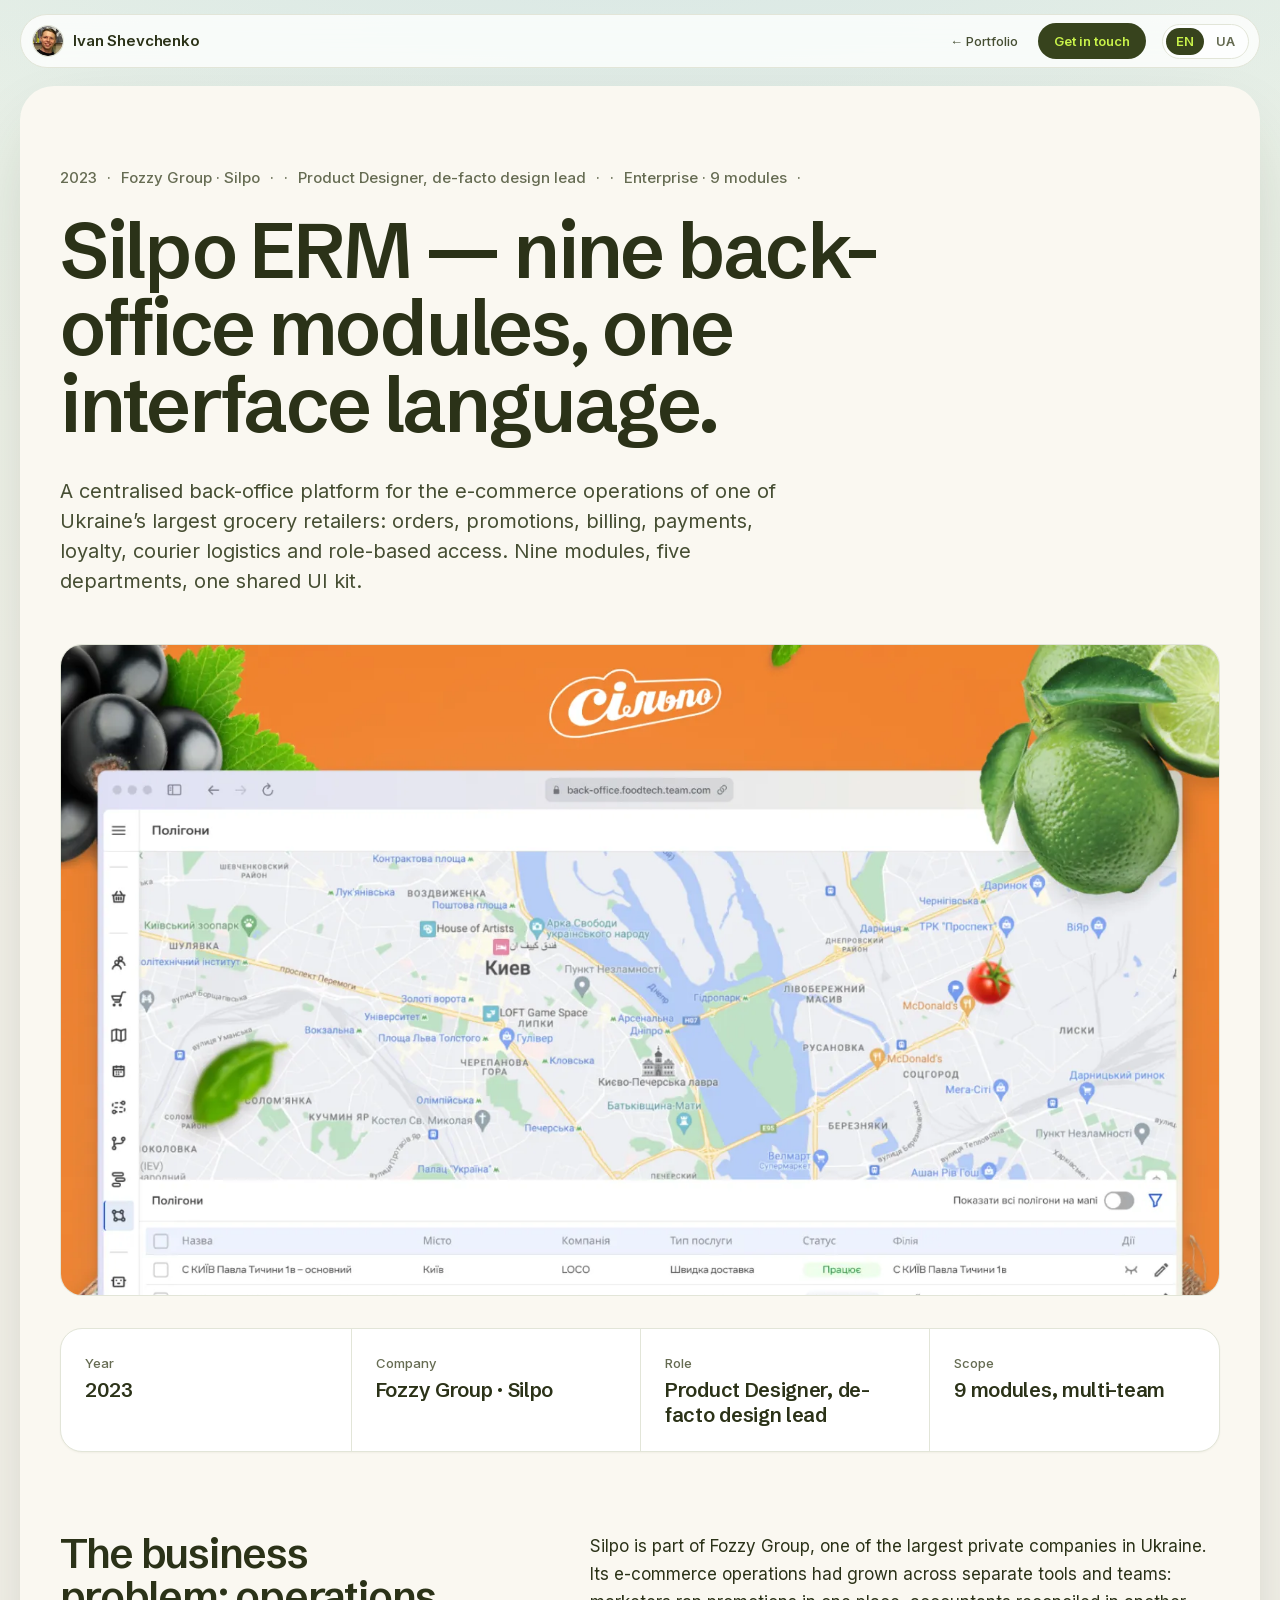
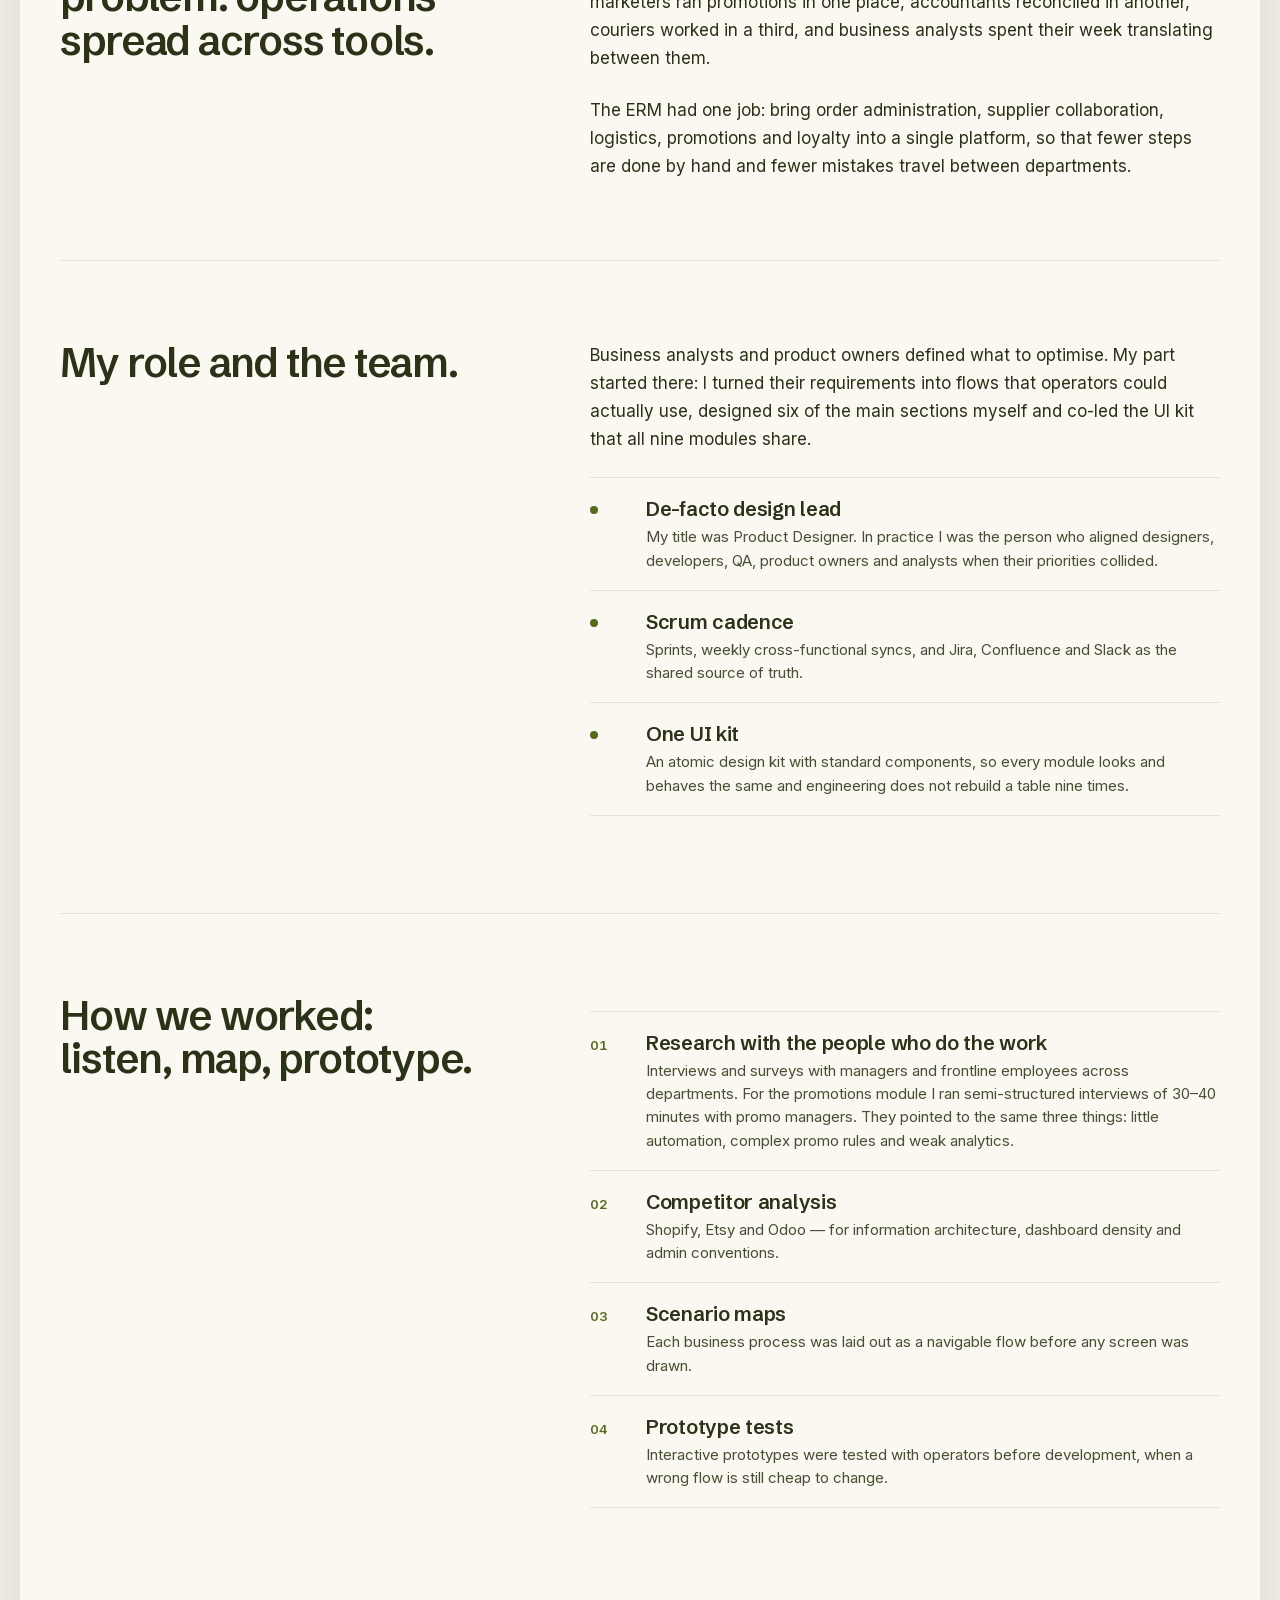
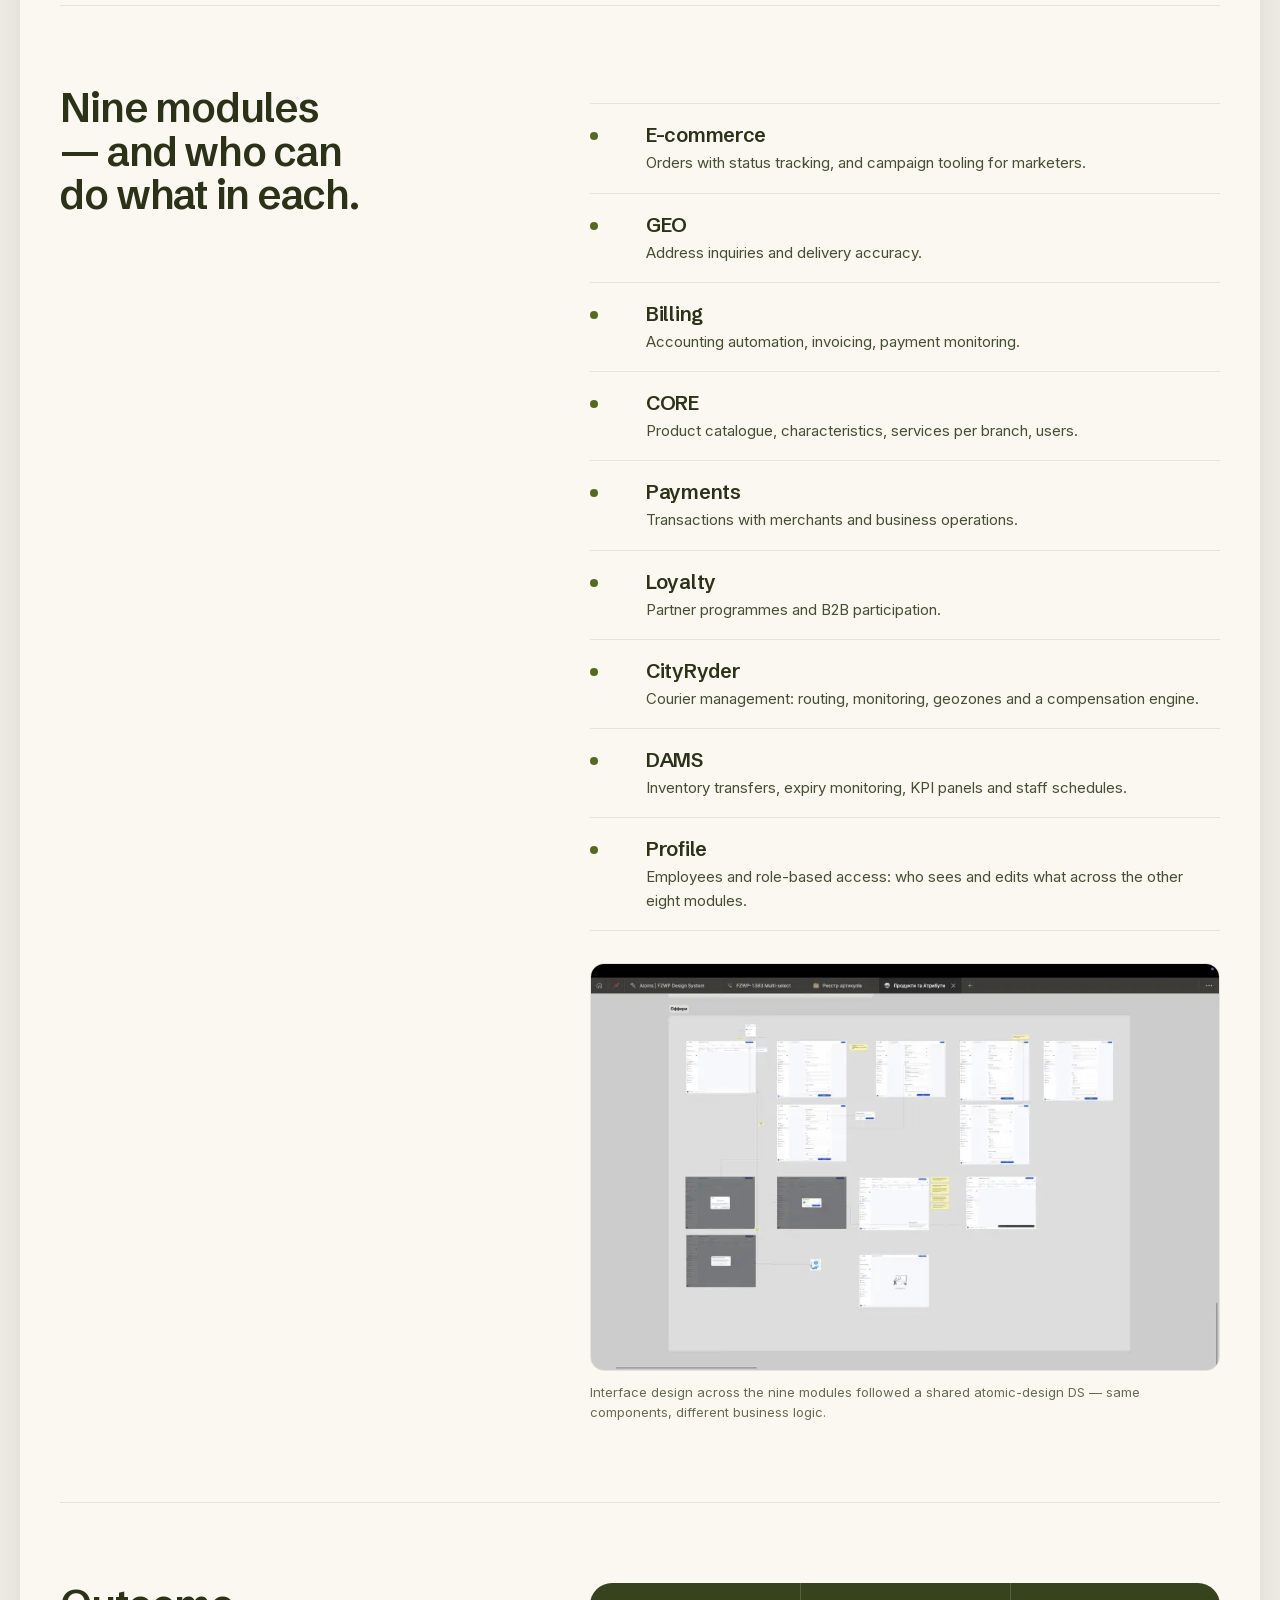
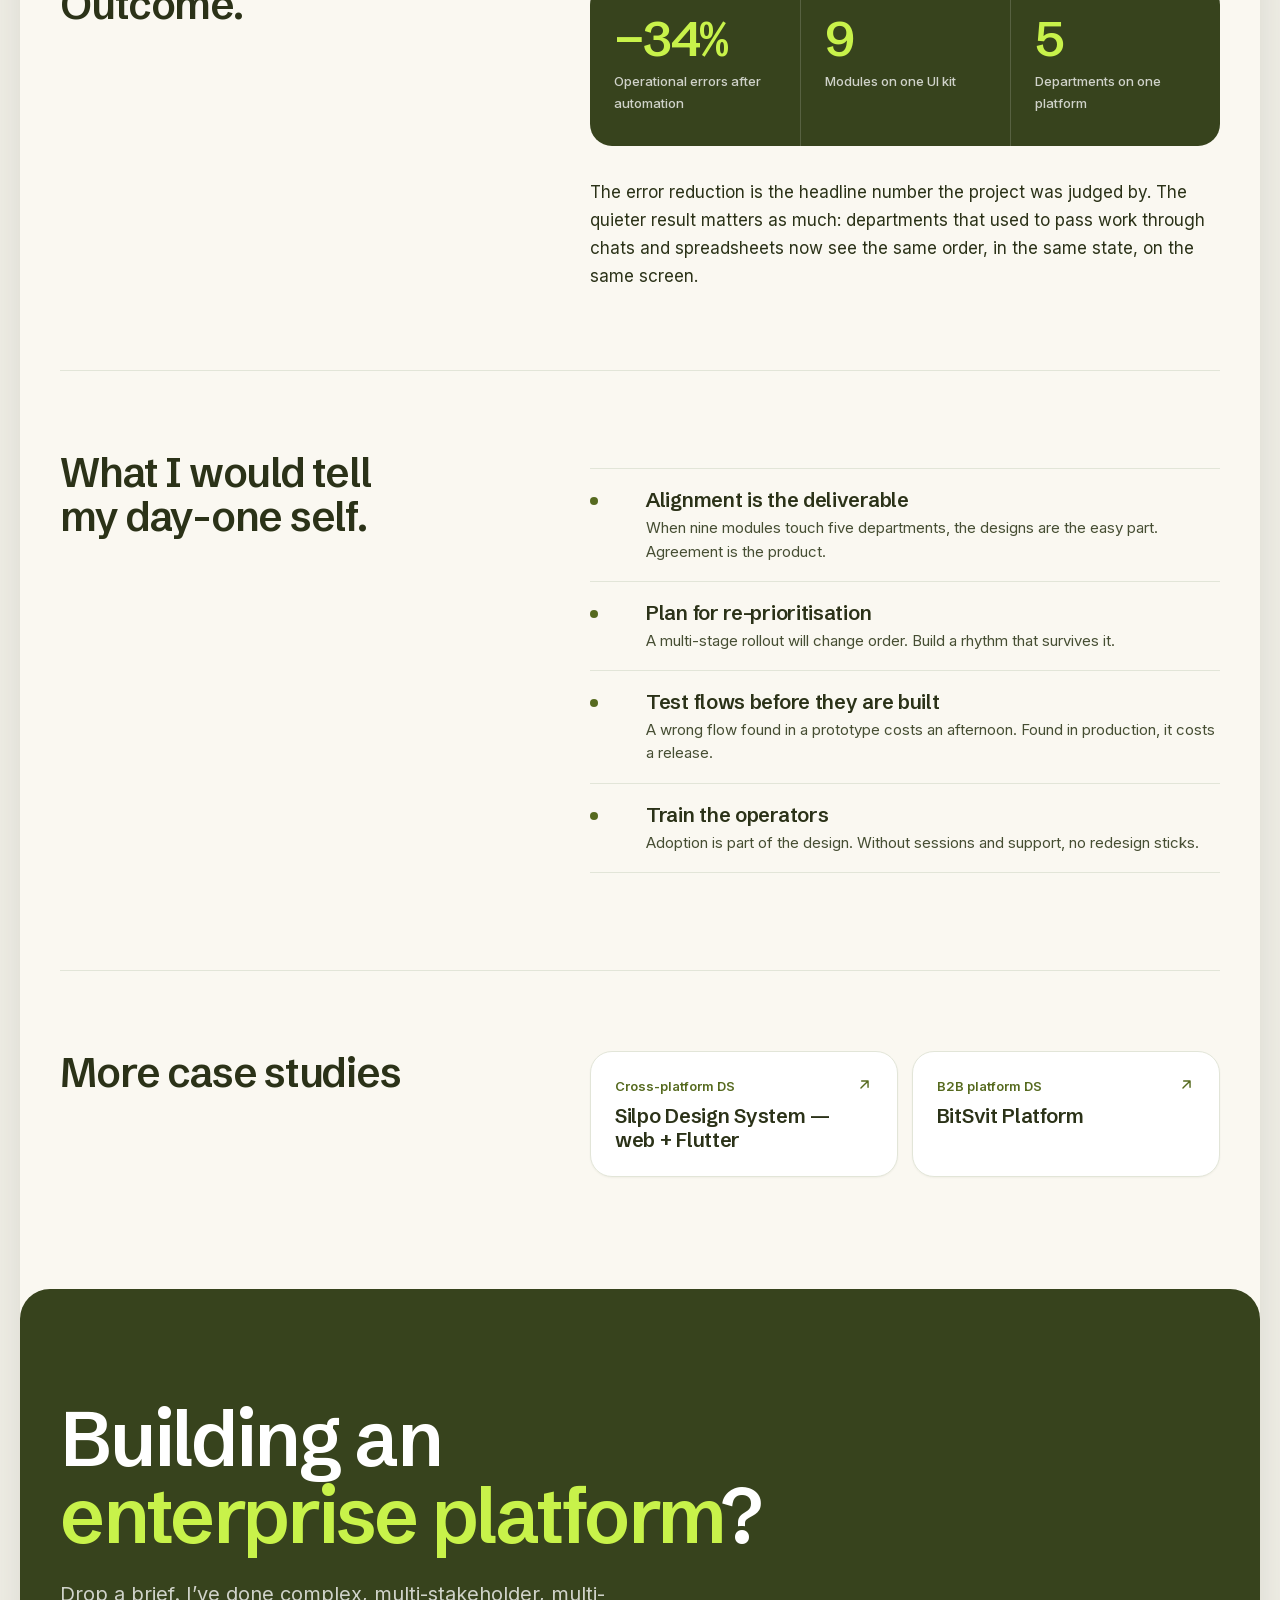
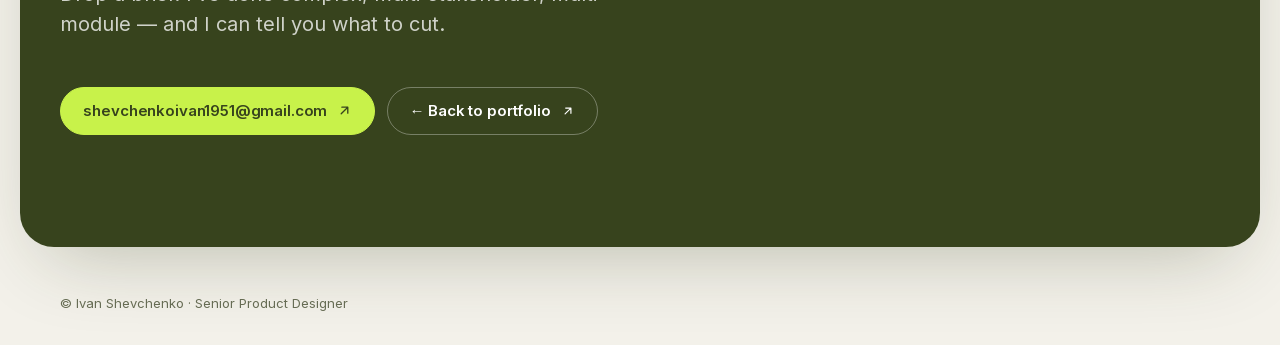
<file: cases/silpo-erm/index.html>
<!doctype html>
<html lang="en">
<head>
  <meta charset="utf-8" />
  <link rel="canonical" href="https://shevchenko-ivan.github.io/hire/cases/silpo-erm/" />
  <meta name="viewport" content="width=device-width, initial-scale=1" />
  <title>Silpo ERM — Case · Ivan Shevchenko</title>
  <meta name="description" content="Silpo ERM: a nine-module back-office platform for a national grocery retailer — orders, billing, loyalty, couriers, role-based access — designed on one shared UI kit." />
  <meta name="theme-color" content="#37431d" />
  <link rel="icon" href="../../assets/favicon.svg?v=2" type="image/svg+xml" />
  <meta property="og:type" content="website" />
  <meta property="og:title" content="Silpo ERM — Case · Ivan Shevchenko" />
  <meta property="og:description" content="Silpo ERM: a nine-module back-office platform for a national grocery retailer — orders, billing, loyalty, couriers, role-based access — designed on one shared UI kit." />
  <meta property="og:image" content="https://shevchenko-ivan.github.io/hire/assets/og.png" />
  <meta name="twitter:card" content="summary_large_image" />
  <link rel="preload" href="../../assets/fonts/schibsted-grotesk-latin.woff2" as="font" type="font/woff2" crossorigin>
  <link rel="preload" href="../../assets/fonts/inter-latin.woff2" as="font" type="font/woff2" crossorigin>
  <link rel="stylesheet" href="../../styles/main.css?v=6994f060" />
  <script>document.documentElement.classList.add('js')</script>
</head>
<body>
  <a class="skip-link" href="#main" data-i18n="a11y.skip">Skip to content</a>

  <header class="nav">
    <div class="wrap nav__inner">
      <a href="../../" class="nav__brand" data-home>
        <span class="nav__brand-mark">IS</span>
        <span>Ivan Shevchenko</span>
      </a>
      <div class="nav__right">
        <a href="../../" class="nav__meta nav__back" data-home data-i18n="nav.back">← Portfolio</a>
        <a class="nav__cta" href="#contact" data-i18n="nav.cta">Get in touch</a>
        <button class="lang-switch" type="button">
          <span class="lang-switch__opt" data-lang="en">EN</span>
          <span class="lang-switch__opt" data-lang="ua">UA</span>
          <span class="sr-only lang-switch__hint"> — Українська версія</span>
        </button>
      </div>
    </div>
  </header>

  <main id="main" class="sheet">
    <section class="case-hero wrap">
      <div class="case-hero__meta">
        <span>2023</span><span><span class="only-en">Fozzy Group · Silpo</span><span class="only-ua">Fozzy Group · Сільпо</span></span><span><span class="only-en">Product Designer, de-facto design lead</span><span class="only-ua">Product Designer, фактично дизайн-лід</span></span><span><span class="only-en">Enterprise · 9 modules</span><span class="only-ua">Enterprise · 9 модулів</span></span>
      </div>
      <h1 class="case-hero__title"><span class="only-en">Silpo ERM — nine back-office modules, one interface language.</span><span class="only-ua">Silpo ERM — дев’ять модулів бек-офісу, одна мова інтерфейсу.</span></h1>
      <p class="case-hero__sub"><span class="only-en">A centralised back-office platform for the e-commerce operations of one of Ukraine’s largest grocery retailers: orders, promotions, billing, payments, loyalty, courier logistics and role-based access. Nine modules, five departments, one shared UI kit.</span><span class="only-ua">Централізована бек-офіс-платформа для e-commerce операцій однієї з найбільших продуктових мереж України: замовлення, акції, білінг, платежі, лояльність, кур’єрська логістика й рольовий доступ. Дев’ять модулів, п’ять департаментів, один спільний UI-кіт.</span></p>
    </section>

    <section class="case-cover">
      <div class="wrap">
        <div class="case-cover__inner">
          <img src="../../assets/cases/silpo-erm/cover.webp" srcset="../../assets/cases/silpo-erm/cover-800.webp 800w, ../../assets/cases/silpo-erm/cover.webp 1600w" sizes="(min-width: 1280px) 1200px, 100vw" width="1600" height="1186" alt="Silpo ERM dashboard" fetchpriority="high" decoding="async">
        </div>
      </div>
    </section>

    <div class="wrap">
      <div class="case-facts">
        <div class="fact"><div class="fact__label"><span class="only-en">Year</span><span class="only-ua">Рік</span></div><div class="fact__value">2023</div></div>
        <div class="fact"><div class="fact__label"><span class="only-en">Company</span><span class="only-ua">Компанія</span></div><div class="fact__value"><span class="only-en">Fozzy Group · Silpo</span><span class="only-ua">Fozzy Group · Сільпо</span></div></div>
        <div class="fact"><div class="fact__label"><span class="only-en">Role</span><span class="only-ua">Роль</span></div><div class="fact__value"><span class="only-en">Product Designer, de-facto design lead</span><span class="only-ua">Product Designer, фактично дизайн-лід</span></div></div>
        <div class="fact"><div class="fact__label"><span class="only-en">Scope</span><span class="only-ua">Обсяг</span></div><div class="fact__value"><span class="only-en">9 modules, multi-team</span><span class="only-ua">9 модулів, кілька команд</span></div></div>
      </div>
    </div>

    <div class="wrap">
      <section class="case-section">
        <div class="case-section__head">
          <h2 class="case-section__title"><span class="only-en">The business problem: operations spread across tools.</span><span class="only-ua">Бізнес-проблема: операції розкидані по різних інструментах.</span></h2>
        </div>
        <div class="case-section__body">
          <p><span class="only-en">Silpo is part of Fozzy Group, one of the largest private companies in Ukraine. Its e-commerce operations had grown across separate tools and teams: marketers ran promotions in one place, accountants reconciled in another, couriers worked in a third, and business analysts spent their week translating between them.</span><span class="only-ua">Сільпо входить до Fozzy Group, однієї з найбільших приватних компаній України. Її e-commerce операції розрослися в окремих інструментах і командах: маркетологи вели акції в одному місці, бухгалтери звіряли дані в іншому, кур’єри працювали в третьому, а бізнес-аналітики тиждень за тижнем перекладали між ними.</span></p>
          <p><span class="only-en">The ERM had one job: bring order administration, supplier collaboration, logistics, promotions and loyalty into a single platform, so that fewer steps are done by hand and fewer mistakes travel between departments.</span><span class="only-ua">ERM мала одне завдання: зібрати адміністрування замовлень, співпрацю з постачальниками, логістику, акції та лояльність в одній платформі, щоб менше кроків робили вручну й менше помилок переходило між департаментами.</span></p>
        </div>
      </section>

      <section class="case-section">
        <div class="case-section__head">
          <h2 class="case-section__title"><span class="only-en">My role and the team.</span><span class="only-ua">Моя роль і команда.</span></h2>
        </div>
        <div class="case-section__body">
          <p><span class="only-en">Business analysts and product owners defined what to optimise. My part started there: I turned their requirements into flows that operators could actually use, designed six of the main sections myself and co-led the UI kit that all nine modules share.</span><span class="only-ua">Бізнес-аналітики й продакт-оунери визначали, що оптимізувати. З цього починалася моя частина: я перетворював їхні вимоги на сценарії, якими оператори справді могли користуватися, сам спроєктував шість основних розділів і співкерував UI-кітом, спільним для всіх дев’яти модулів.</span></p>
          <ul class="case-list case-list--bullets">
            <li><div><strong><span class="only-en">De-facto design lead</span><span class="only-ua">Фактично дизайн-лід</span></strong><span class="case-list__sub"><span class="only-en">My title was Product Designer. In practice I was the person who aligned designers, developers, QA, product owners and analysts when their priorities collided.</span><span class="only-ua">Моя посада — Product Designer. На практиці саме я узгоджував дизайнерів, розробників, QA, продакт-оунерів і аналітиків, коли їхні пріоритети стикалися.</span></span></div></li>
            <li><div><strong><span class="only-en">Scrum cadence</span><span class="only-ua">Ритм Scrum</span></strong><span class="case-list__sub"><span class="only-en">Sprints, weekly cross-functional syncs, and Jira, Confluence and Slack as the shared source of truth.</span><span class="only-ua">Спринти, щотижневі крос-функціональні синки, а Jira, Confluence і Slack — спільне джерело правди.</span></span></div></li>
            <li><div><strong><span class="only-en">One UI kit</span><span class="only-ua">Один UI-кіт</span></strong><span class="case-list__sub"><span class="only-en">An atomic design kit with standard components, so every module looks and behaves the same and engineering does not rebuild a table nine times.</span><span class="only-ua">Атомарний дизайн-кіт зі стандартними компонентами: кожен модуль виглядає й поводиться однаково, а розробка не будує таблицю дев’ять разів.</span></span></div></li>
          </ul>
        </div>
      </section>

      <section class="case-section">
        <div class="case-section__head">
          <h2 class="case-section__title"><span class="only-en">How we worked: listen, map, prototype.</span><span class="only-ua">Як ми працювали: слухати, картувати, прототипувати.</span></h2>
        </div>
        <div class="case-section__body">
          <ol class="case-list case-list--numbered">
            <li><div><strong><span class="only-en">Research with the people who do the work</span><span class="only-ua">Дослідження з людьми, які виконують роботу</span></strong><span class="case-list__sub"><span class="only-en">Interviews and surveys with managers and frontline employees across departments. For the promotions module I ran semi-structured interviews of 30–40 minutes with promo managers. They pointed to the same three things: little automation, complex promo rules and weak analytics.</span><span class="only-ua">Інтерв’ю й опитування з менеджерами й лінійними працівниками різних департаментів. Для модуля акцій я провів напівструктуровані інтерв’ю на 30–40 хвилин із промо-менеджерами. Вони назвали ті самі три проблеми: мало автоматизації, складні правила акцій і слабка аналітика.</span></span></div></li>
            <li><div><strong><span class="only-en">Competitor analysis</span><span class="only-ua">Аналіз конкурентів</span></strong><span class="case-list__sub"><span class="only-en">Shopify, Etsy and Odoo — for information architecture, dashboard density and admin conventions.</span><span class="only-ua">Shopify, Etsy та Odoo — щодо інформаційної архітектури, щільності дашбордів і конвенцій адмінок.</span></span></div></li>
            <li><div><strong><span class="only-en">Scenario maps</span><span class="only-ua">Карти сценаріїв</span></strong><span class="case-list__sub"><span class="only-en">Each business process was laid out as a navigable flow before any screen was drawn.</span><span class="only-ua">Кожен бізнес-процес ми розкладали як сценарій із переходами, перш ніж малювати хоч один екран.</span></span></div></li>
            <li><div><strong><span class="only-en">Prototype tests</span><span class="only-ua">Тести прототипів</span></strong><span class="case-list__sub"><span class="only-en">Interactive prototypes were tested with operators before development, when a wrong flow is still cheap to change.</span><span class="only-ua">Інтерактивні прототипи ми тестували з операторами до розробки, поки хибний сценарій ще дешево змінити.</span></span></div></li>
          </ol>
        </div>
      </section>

      <section class="case-section">
        <div class="case-section__head">
          <h2 class="case-section__title"><span class="only-en">Nine modules — and who can do what in each.</span><span class="only-ua">Дев’ять модулів — і хто що може в кожному.</span></h2>
        </div>
        <div class="case-section__body">
          <ul class="case-list case-list--bullets">
            <li><div><strong><span class="only-en">E-commerce</span><span class="only-ua">E-commerce</span></strong><span class="case-list__sub"><span class="only-en">Orders with status tracking, and campaign tooling for marketers.</span><span class="only-ua">Замовлення з відстеженням статусу та інструменти кампаній для маркетологів.</span></span></div></li>
            <li><div><strong><span class="only-en">GEO</span><span class="only-ua">GEO</span></strong><span class="case-list__sub"><span class="only-en">Address inquiries and delivery accuracy.</span><span class="only-ua">Запити щодо адрес і точність доставки.</span></span></div></li>
            <li><div><strong><span class="only-en">Billing</span><span class="only-ua">Billing</span></strong><span class="case-list__sub"><span class="only-en">Accounting automation, invoicing, payment monitoring.</span><span class="only-ua">Автоматизація бухгалтерії, виставлення рахунків, моніторинг платежів.</span></span></div></li>
            <li><div><strong><span class="only-en">CORE</span><span class="only-ua">CORE</span></strong><span class="case-list__sub"><span class="only-en">Product catalogue, characteristics, services per branch, users.</span><span class="only-ua">Каталог товарів, характеристики, послуги за філіями, користувачі.</span></span></div></li>
            <li><div><strong><span class="only-en">Payments</span><span class="only-ua">Payments</span></strong><span class="case-list__sub"><span class="only-en">Transactions with merchants and business operations.</span><span class="only-ua">Транзакції з мерчантами та бізнес-операції.</span></span></div></li>
            <li><div><strong><span class="only-en">Loyalty</span><span class="only-ua">Loyalty</span></strong><span class="case-list__sub"><span class="only-en">Partner programmes and B2B participation.</span><span class="only-ua">Партнерські програми й участь B2B.</span></span></div></li>
            <li><div><strong><span class="only-en">CityRyder</span><span class="only-ua">CityRyder</span></strong><span class="case-list__sub"><span class="only-en">Courier management: routing, monitoring, geozones and a compensation engine.</span><span class="only-ua">Керування кур’єрами: маршрутизація, моніторинг, геозони та механізм компенсацій.</span></span></div></li>
            <li><div><strong><span class="only-en">DAMS</span><span class="only-ua">DAMS</span></strong><span class="case-list__sub"><span class="only-en">Inventory transfers, expiry monitoring, KPI panels and staff schedules.</span><span class="only-ua">Переміщення залишків, контроль термінів придатності, KPI-панелі й графіки персоналу.</span></span></div></li>
            <li><div><strong><span class="only-en">Profile</span><span class="only-ua">Profile</span></strong><span class="case-list__sub"><span class="only-en">Employees and role-based access: who sees and edits what across the other eight modules.</span><span class="only-ua">Працівники й рольовий доступ: хто що бачить і редагує в інших восьми модулях.</span></span></div></li>
          </ul>
          <figure class="case-image">
            <img src="../../assets/cases/silpo-erm/interface.webp" srcset="../../assets/cases/silpo-erm/interface-800.webp 800w, ../../assets/cases/silpo-erm/interface.webp 1600w" sizes="(min-width: 820px) 760px, 100vw" width="1600" height="1035" alt="Silpo ERM interface — one of the module screens" loading="lazy" decoding="async">
            <figcaption class="case-image__caption" data-i18n="case.erm.what.caption">Interface design across the nine modules followed a shared atomic-design DS — same components, different business logic.</figcaption>
          </figure>
        </div>
      </section>

      <section class="case-section">
        <div class="case-section__head">
          <h2 class="case-section__title"><span class="only-en">Outcome.</span><span class="only-ua">Результат.</span></h2>
        </div>
        <div class="case-section__body">
          <div class="outcomes">
            <div><span class="metric__value">−34%</span><span class="metric__label"><span class="only-en">Operational errors after automation</span><span class="only-ua">Операційні помилки після автоматизації</span></span></div>
            <div><span class="metric__value">9</span><span class="metric__label"><span class="only-en">Modules on one UI kit</span><span class="only-ua">Модулів на одному UI-кіті</span></span></div>
            <div><span class="metric__value">5</span><span class="metric__label"><span class="only-en">Departments on one platform</span><span class="only-ua">Департаментів на одній платформі</span></span></div>
          </div>
          <p class="outcomes__note"><span class="only-en">The error reduction is the headline number the project was judged by. The quieter result matters as much: departments that used to pass work through chats and spreadsheets now see the same order, in the same state, on the same screen.</span><span class="only-ua">Зменшення помилок — головний показник, за яким оцінювали проєкт. Тихіший результат важить не менше: департаменти, які раніше передавали роботу через чати й таблиці, тепер бачать те саме замовлення в тому самому стані на тому самому екрані.</span></p>
        </div>
      </section>

      <section class="case-section">
        <div class="case-section__head">
          <h2 class="case-section__title"><span class="only-en">What I would tell my day-one self.</span><span class="only-ua">Що я сказав би собі в перший день.</span></h2>
        </div>
        <div class="case-section__body">
          <ul class="case-list case-list--bullets">
            <li><div><strong><span class="only-en">Alignment is the deliverable</span><span class="only-ua">Узгодженість — це і є результат</span></strong><span class="case-list__sub"><span class="only-en">When nine modules touch five departments, the designs are the easy part. Agreement is the product.</span><span class="only-ua">Коли дев’ять модулів зачіпають п’ять департаментів, макети — найлегша частина. Продукт — це згода.</span></span></div></li>
            <li><div><strong><span class="only-en">Plan for re-prioritisation</span><span class="only-ua">Плануйте зміну пріоритетів</span></strong><span class="case-list__sub"><span class="only-en">A multi-stage rollout will change order. Build a rhythm that survives it.</span><span class="only-ua">Поетапне впровадження змінить порядок. Побудуйте ритм, який це витримає.</span></span></div></li>
            <li><div><strong><span class="only-en">Test flows before they are built</span><span class="only-ua">Тестуйте сценарії до розробки</span></strong><span class="case-list__sub"><span class="only-en">A wrong flow found in a prototype costs an afternoon. Found in production, it costs a release.</span><span class="only-ua">Хибний сценарій, знайдений у прототипі, коштує пів дня. Знайдений у продакшені — коштує релізу.</span></span></div></li>
            <li><div><strong><span class="only-en">Train the operators</span><span class="only-ua">Навчайте операторів</span></strong><span class="case-list__sub"><span class="only-en">Adoption is part of the design. Without sessions and support, no redesign sticks.</span><span class="only-ua">Впровадження — частина дизайну. Без навчальних сесій і підтримки жоден редизайн не приживеться.</span></span></div></li>
          </ul>
        </div>
      </section>

      <section class="case-section">
        <div class="case-section__head">
          <h2 class="case-section__title" data-i18n="case.related.also">More case studies</h2>
        </div>
        <div class="related">
          <a class="related__card" href="../silpo-design-system/">
            <div class="related__kicker"><span class="only-en">Cross-platform DS</span><span class="only-ua">Кросплатформна дизайн-система</span></div>
            <div class="related__title" data-i18n="t.b6bec687">Silpo Design System — web + Flutter</div>
          </a>
          <a class="related__card" href="../bos-design-system/">
            <div class="related__kicker" data-i18n="t.c26dc6cd">B2B platform DS</div>
            <div class="related__title"><span class="only-en">BitSvit Platform</span><span class="only-ua">BitSvit Platform</span></div>
          </a>
        </div>
      </section>
    </div>

    <section id="contact" class="contact">
      <div class="wrap">
        <h2 class="contact__title" data-i18n="contact.erm.title">Building an <em><span class="only-en">enterprise platform</span><span class="only-ua">корпоративна платформа</span></em>?</h2>
        <p class="contact__lede" data-i18n="contact.brief.erm">Drop a brief. I’ve done complex, multi-stakeholder, multi-module — and I can tell you what to cut.</p>
        <div class="contact__row">
          <a class="contact__link" href="mailto:shevchenkoivan1951@gmail.com" data-i18n="contact.linkPing">shevchenkoivan1951@gmail.com</a>
          <a class="contact__link" href="../../" data-home data-i18n="contact.backToPortfolio">← Back to portfolio</a>
        </div>
      </div>
    </section>
  </main>

  <footer class="wrap foot">
    <span data-i18n="foot.copy">© Ivan Shevchenko · Senior Product Designer</span>
  </footer>

  <script src="../../scripts/anim.js?v=e52e3bde" defer></script>
  <script src="../../scripts/i18n.js?v=383647df" defer></script>
</body>
</html>
</file>
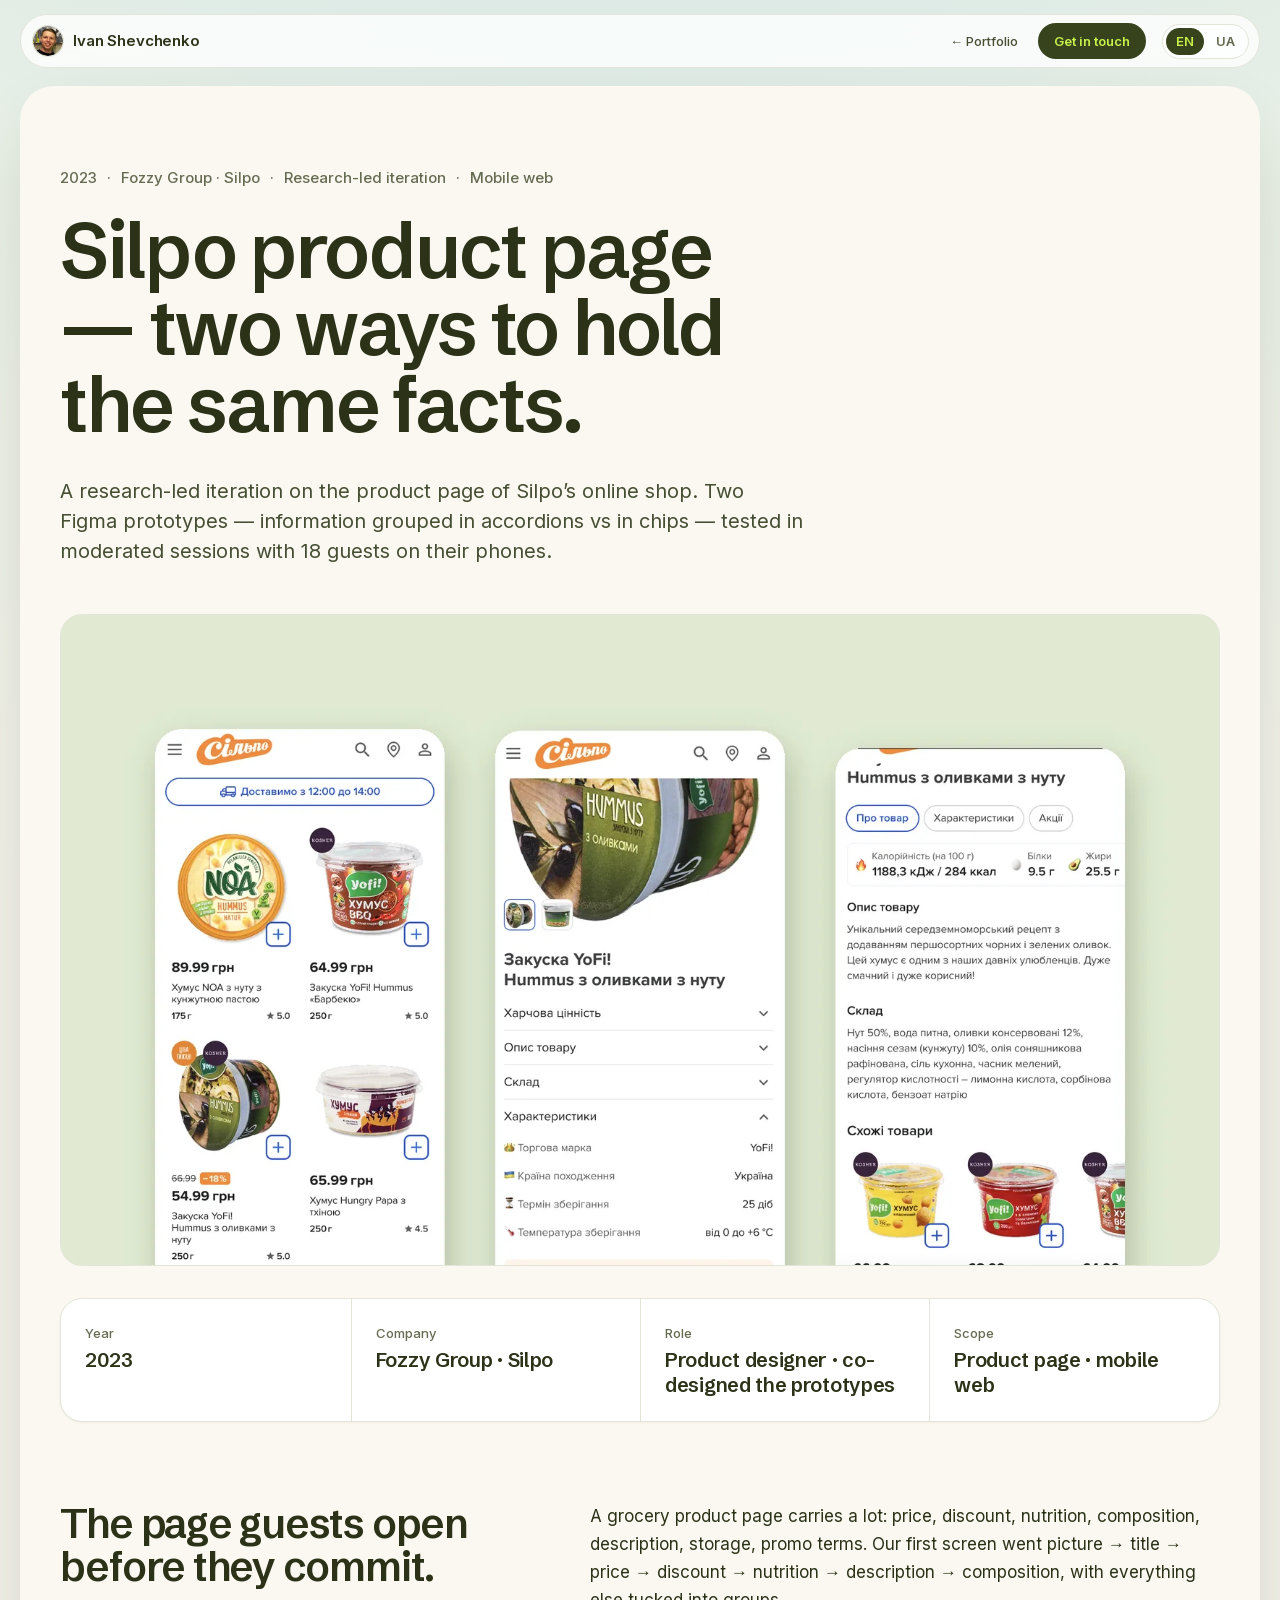
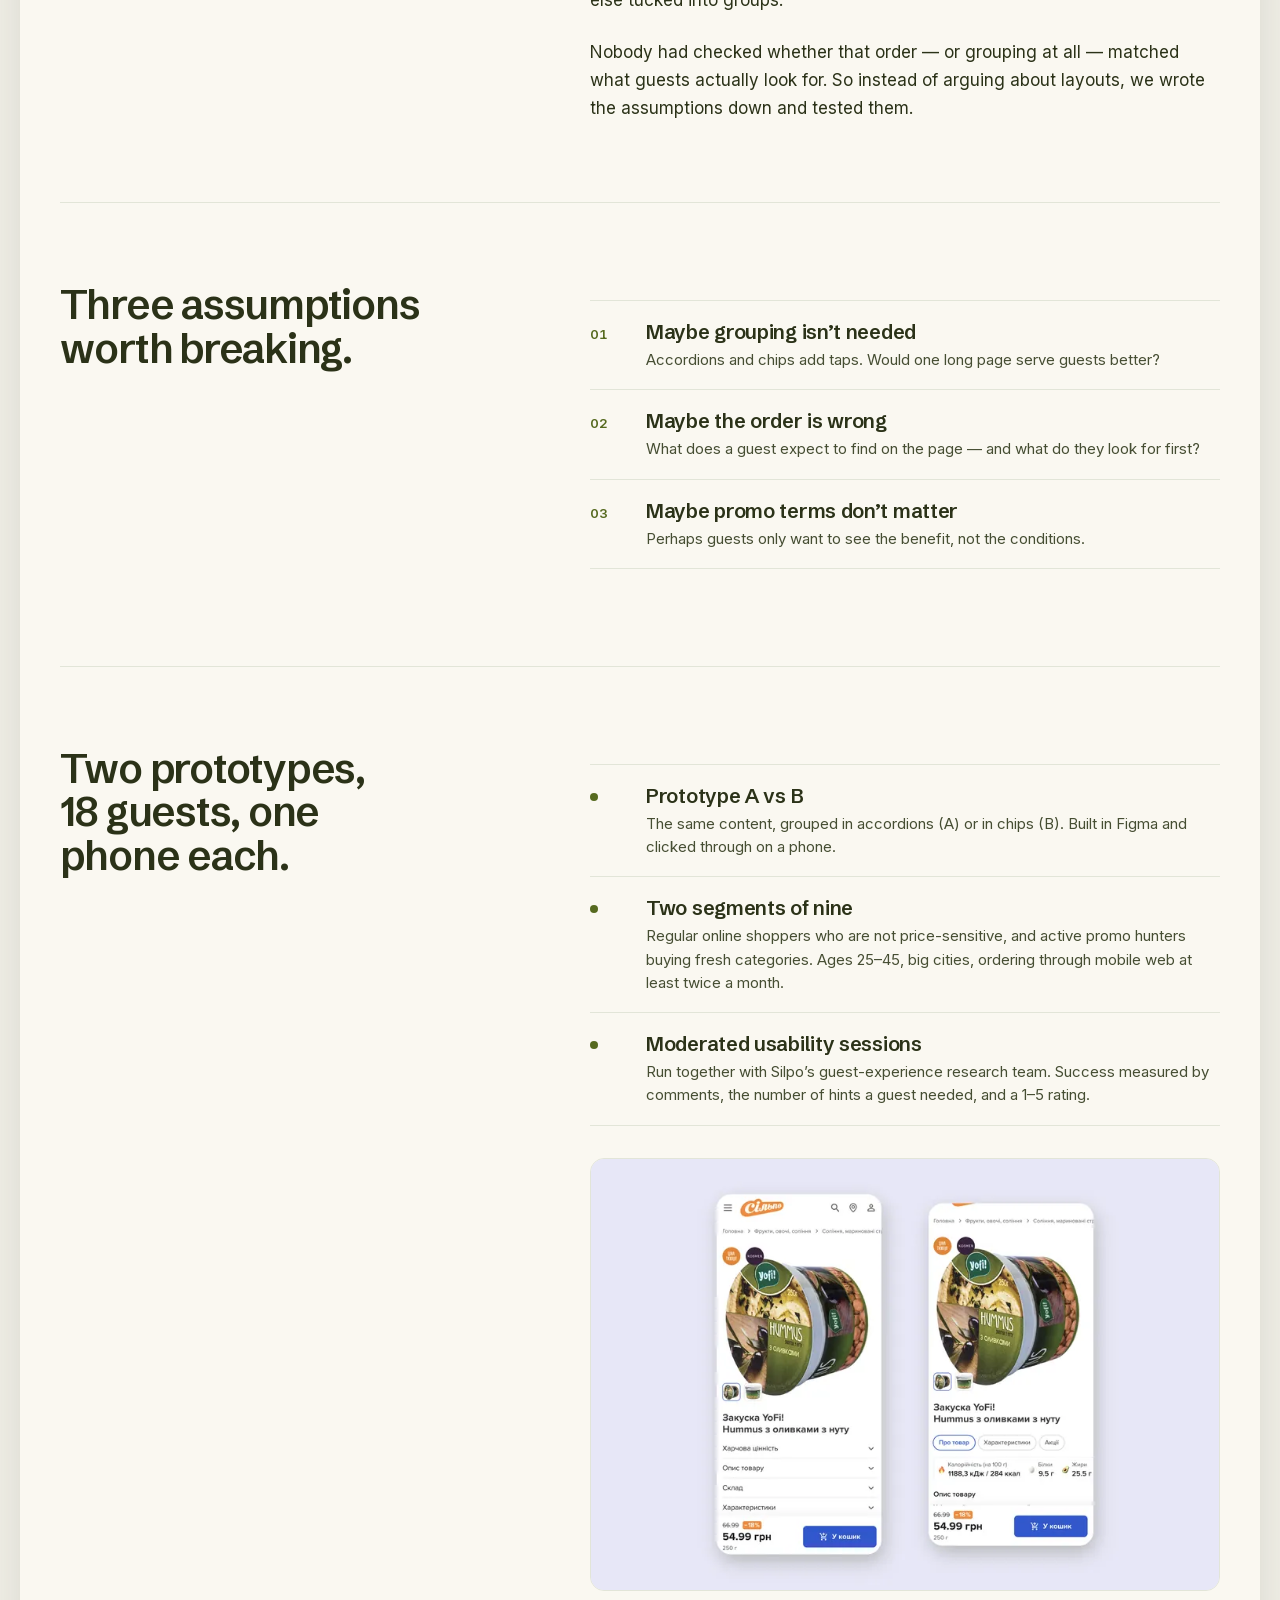
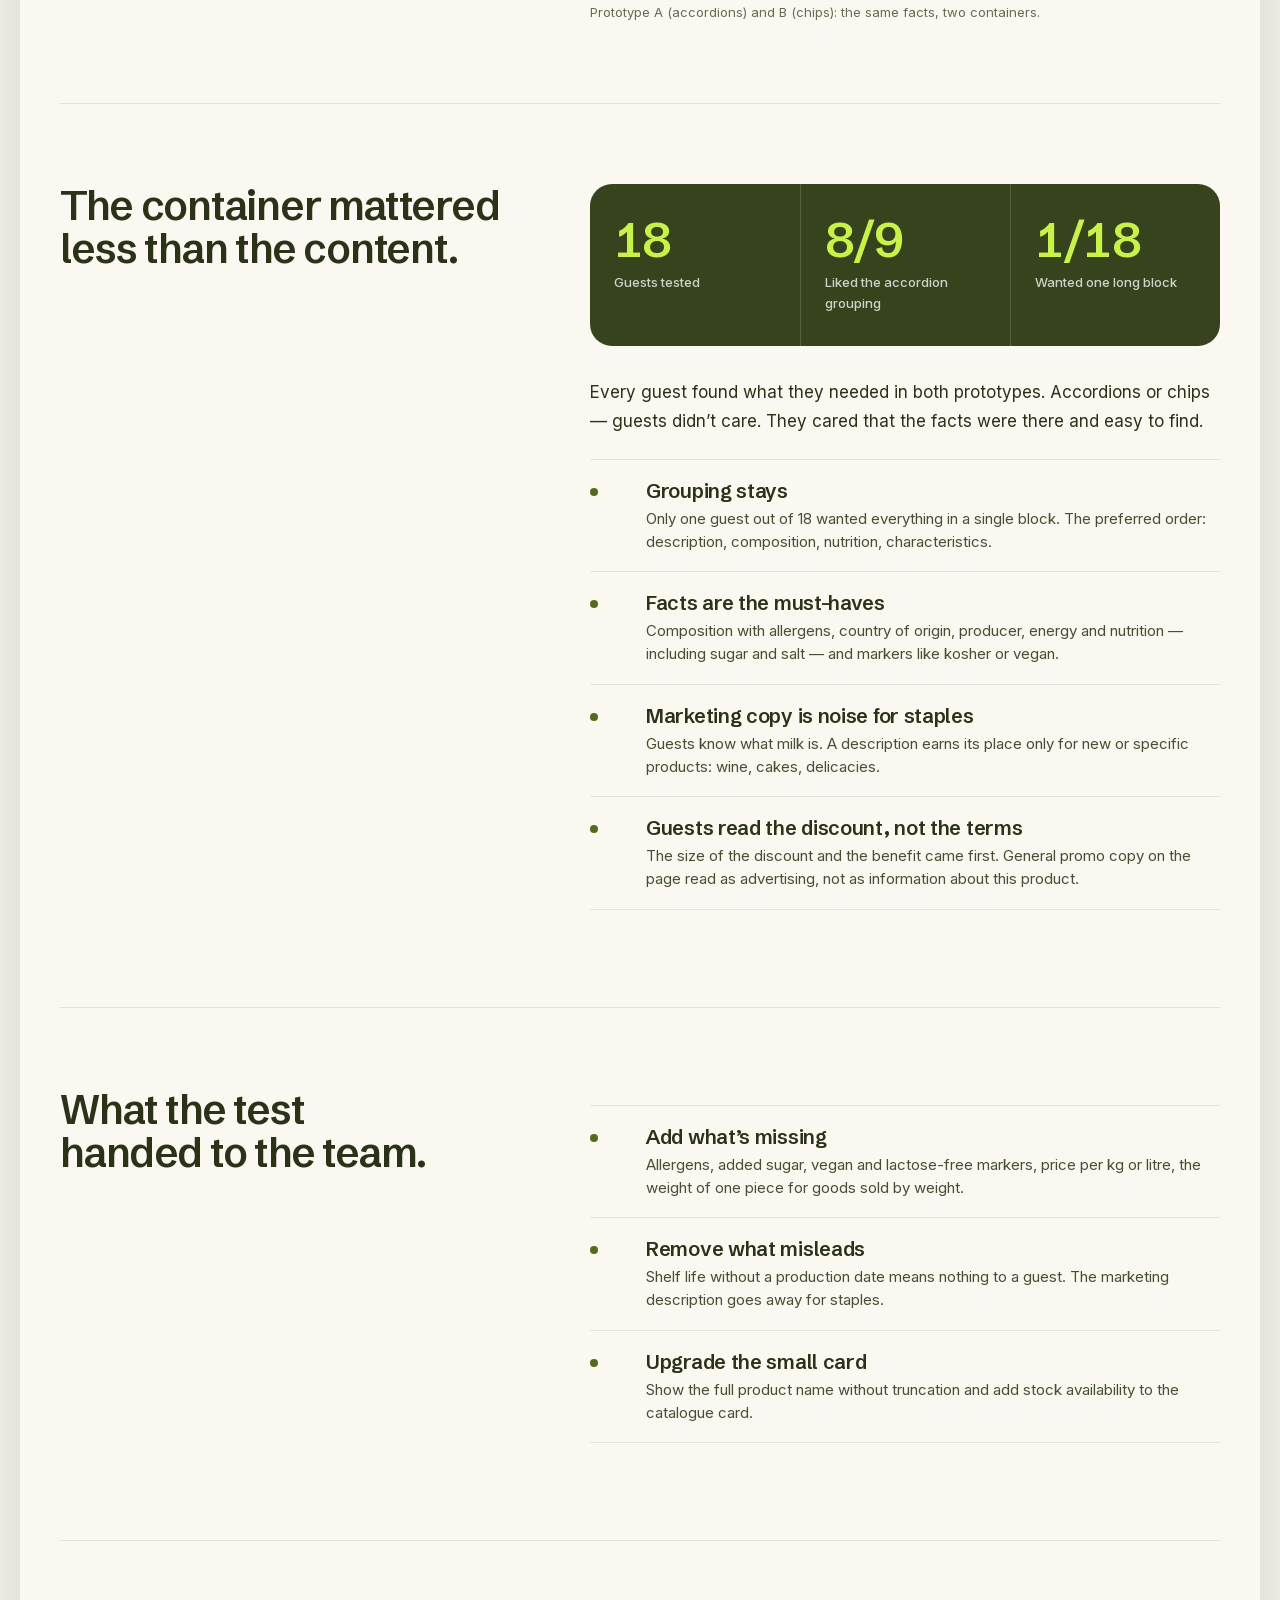
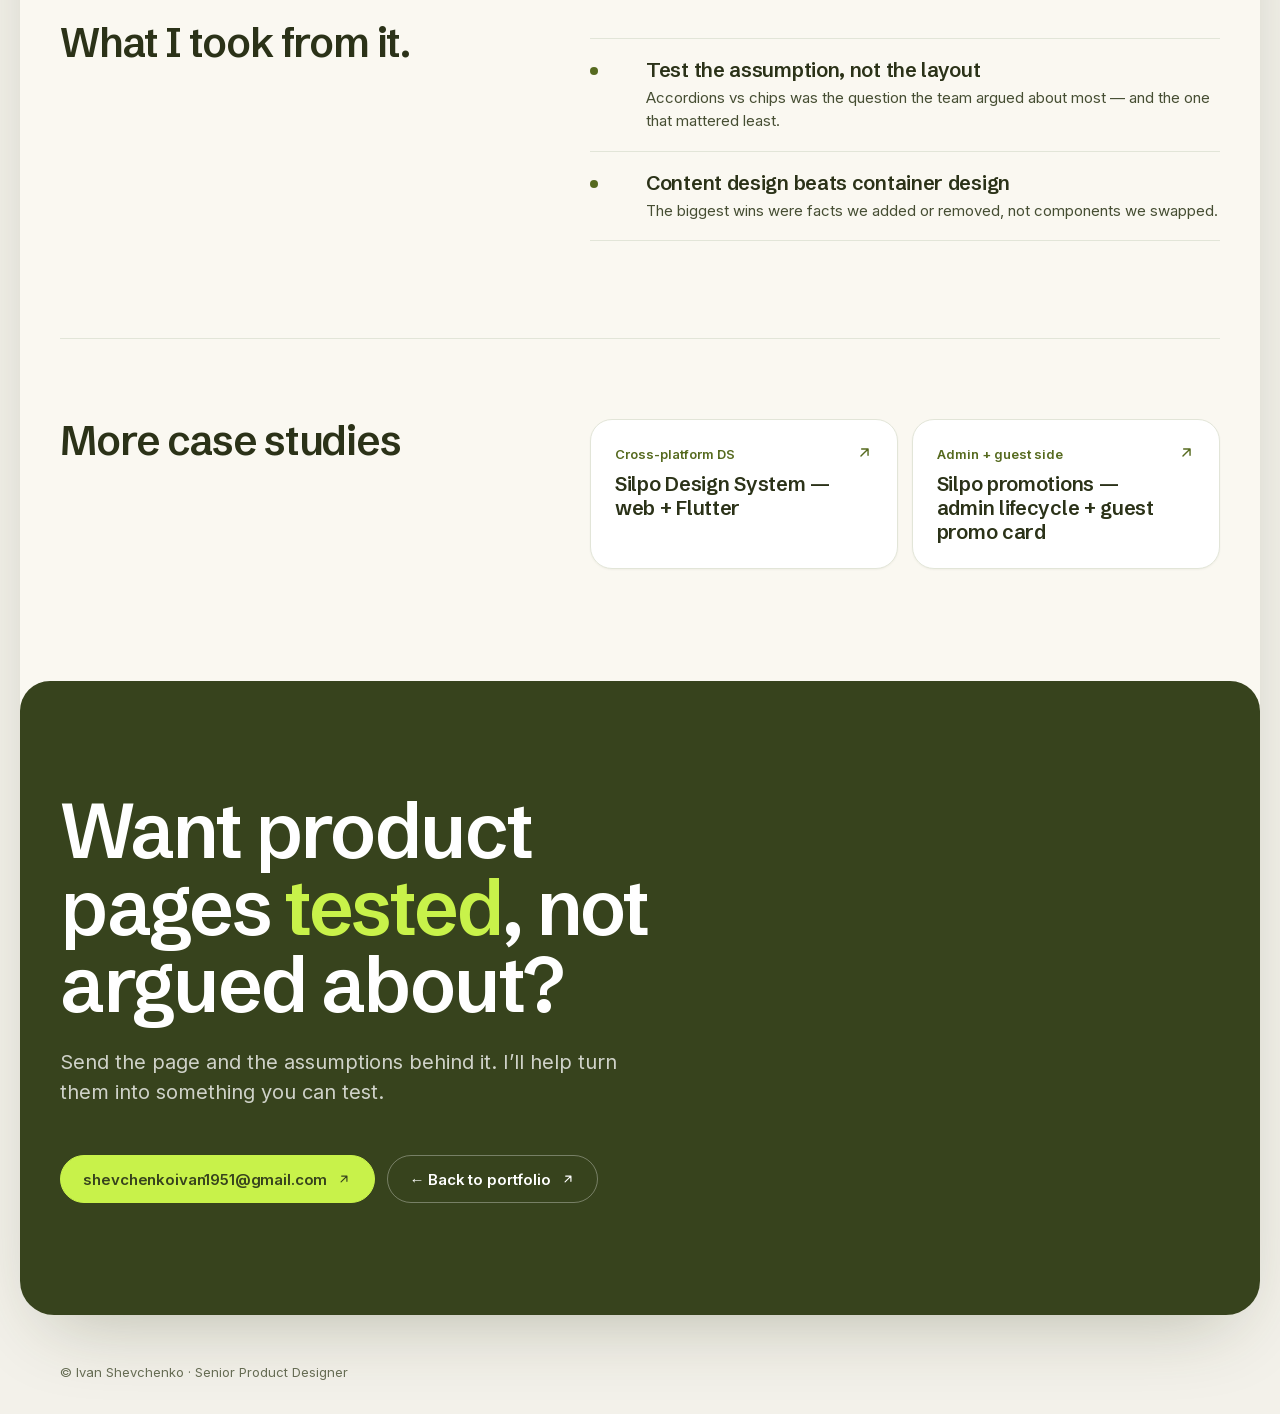
<file: cases/silpo-product-page/index.html>
<!doctype html>
<html lang="en">
<head>
  <meta charset="utf-8" />
  <link rel="canonical" href="https://shevchenko-ivan.github.io/hire/cases/silpo-product-page/" />
  <meta name="viewport" content="width=device-width, initial-scale=1" />
  <title>Silpo Product Page — Case · Ivan Shevchenko</title>
  <meta name="description" content="Two Figma prototypes of Silpo's mobile product page (accordions vs chips) tested with 18 guests in moderated sessions: what guests look for, and why the container mattered less than the content." />
  <meta name="theme-color" content="#37431d" />
  <link rel="icon" href="../../assets/favicon.svg?v=2" type="image/svg+xml" />
  <meta property="og:type" content="website" />
  <meta property="og:title" content="Silpo Product Page — Case · Ivan Shevchenko" />
  <meta property="og:description" content="Two Figma prototypes of Silpo's mobile product page (accordions vs chips) tested with 18 guests in moderated sessions." />
  <meta property="og:image" content="https://shevchenko-ivan.github.io/hire/assets/og.png" />
  <meta name="twitter:card" content="summary_large_image" />
  <link rel="preload" href="../../assets/fonts/schibsted-grotesk-latin.woff2" as="font" type="font/woff2" crossorigin>
  <link rel="preload" href="../../assets/fonts/inter-latin.woff2" as="font" type="font/woff2" crossorigin>
  <link rel="stylesheet" href="../../styles/main.css?v=6994f060" />
  <script>document.documentElement.classList.add('js')</script>
</head>
<body>
  <a class="skip-link" href="#main" data-i18n="a11y.skip">Skip to content</a>

  <header class="nav">
    <div class="wrap nav__inner">
      <a href="../../" class="nav__brand" data-home>
        <span class="nav__brand-mark">IS</span>
        <span>Ivan Shevchenko</span>
      </a>
      <div class="nav__right">
        <a href="../../" class="nav__meta nav__back" data-home data-i18n="nav.back">← Portfolio</a>
        <a class="nav__cta" href="#contact" data-i18n="nav.cta">Get in touch</a>
        <button class="lang-switch" type="button">
          <span class="lang-switch__opt" data-lang="en">EN</span>
          <span class="lang-switch__opt" data-lang="ua">UA</span>
          <span class="sr-only lang-switch__hint"> — Українська версія</span>
        </button>
      </div>
    </div>
  </header>

  <main id="main" class="sheet">
    <section class="case-hero wrap">
      <div class="case-hero__meta">
        <span>2023</span><span>Fozzy Group · Silpo</span><span data-i18n="case.pp.meta.kind">Research-led iteration</span><span data-i18n="case.pp.meta.platform">Mobile web</span>
      </div>
      <h1 class="case-hero__title" data-i18n="case.pp.title">Silpo product page — two ways to hold the same facts.</h1>
      <p class="case-hero__sub" data-i18n="case.pp.sub">
        A research-led iteration on the product page of Silpo’s online shop. Two Figma prototypes — information grouped in accordions vs in chips — tested in moderated sessions with 18 guests on their phones.
      </p>
    </section>

    <section class="case-cover">
      <div class="wrap">
        <div class="case-cover__inner">
          <img src="../../assets/cases/silpo-product-page/cover.webp" srcset="../../assets/cases/silpo-product-page/cover-800.webp 800w, ../../assets/cases/silpo-product-page/cover.webp 1600w" sizes="(min-width: 1280px) 1200px, 100vw" width="1600" height="1186" alt="Three phone screens of the Silpo shop: a catalogue grid, a product page with accordions, and a product page with chips" fetchpriority="high" decoding="async">
        </div>
      </div>
    </section>

    <div class="wrap">
      <div class="case-facts">
        <div class="fact"><div class="fact__label" data-i18n="caseFacts.year">Year</div><div class="fact__value">2023</div></div>
        <div class="fact"><div class="fact__label" data-i18n="caseFacts.company">Company</div><div class="fact__value">Fozzy Group · Silpo</div></div>
        <div class="fact"><div class="fact__label" data-i18n="caseFacts.role">Role</div><div class="fact__value" data-i18n="case.pp.fact.role">Product designer · co-designed the prototypes</div></div>
        <div class="fact"><div class="fact__label" data-i18n="caseFacts.scope">Scope</div><div class="fact__value" data-i18n="case.pp.fact.scope">Product page · mobile web</div></div>
      </div>
    </div>

    <div class="wrap">
      <section class="case-section">
        <div class="case-section__head">
          <h2 class="case-section__title" data-i18n="case.pp.context.title">The page guests open before they commit.</h2>
        </div>
        <div class="case-section__body">
          <p data-i18n="case.pp.context.body1">
            A grocery product page carries a lot: price, discount, nutrition, composition, description, storage, promo terms. Our first screen went picture → title → price → discount → nutrition → description → composition, with everything else tucked into groups.
          </p>
          <p data-i18n="case.pp.context.body2">
            Nobody had checked whether that order — or grouping at all — matched what guests actually look for. So instead of arguing about layouts, we wrote the assumptions down and tested them.
          </p>
        </div>
      </section>

      <section class="case-section">
        <div class="case-section__head">
          <h2 class="case-section__title" data-i18n="case.pp.hyp.title">Three assumptions worth breaking.</h2>
        </div>
        <div class="case-section__body">
          <ol class="case-list case-list--numbered">
            <li><div><strong data-i18n="case.pp.hyp.s1">Maybe grouping isn’t needed</strong><span class="case-list__sub" data-i18n="case.pp.hyp.s1sub">Accordions and chips add taps. Would one long page serve guests better?</span></div></li>
            <li><div><strong data-i18n="case.pp.hyp.s2">Maybe the order is wrong</strong><span class="case-list__sub" data-i18n="case.pp.hyp.s2sub">What does a guest expect to find on the page — and what do they look for first?</span></div></li>
            <li><div><strong data-i18n="case.pp.hyp.s3">Maybe promo terms don’t matter</strong><span class="case-list__sub" data-i18n="case.pp.hyp.s3sub">Perhaps guests only want to see the benefit, not the conditions.</span></div></li>
          </ol>
        </div>
      </section>

      <section class="case-section">
        <div class="case-section__head">
          <h2 class="case-section__title" data-i18n="case.pp.method.title">Two prototypes, 18 guests, one phone each.</h2>
        </div>
        <div class="case-section__body">
          <ul class="case-list case-list--bullets">
            <li><div><strong data-i18n="case.pp.method.s1">Prototype A vs B</strong><span class="case-list__sub" data-i18n="case.pp.method.s1sub">The same content, grouped in accordions (A) or in chips (B). Built in Figma and clicked through on a phone.</span></div></li>
            <li><div><strong data-i18n="case.pp.method.s2">Two segments of nine</strong><span class="case-list__sub" data-i18n="case.pp.method.s2sub">Regular online shoppers who are not price-sensitive, and active promo hunters buying fresh categories. Ages 25–45, big cities, ordering through mobile web at least twice a month.</span></div></li>
            <li><div><strong data-i18n="case.pp.method.s3">Moderated usability sessions</strong><span class="case-list__sub" data-i18n="case.pp.method.s3sub">Run together with Silpo’s guest-experience research team. Success measured by comments, the number of hints a guest needed, and a 1–5 rating.</span></div></li>
          </ul>
          <figure class="case-image">
            <img src="../../assets/cases/silpo-product-page/variants.webp" srcset="../../assets/cases/silpo-product-page/variants-800.webp 800w, ../../assets/cases/silpo-product-page/variants.webp 1600w" sizes="(min-width: 820px) 760px, 100vw" width="1600" height="1100" alt="Prototype A with collapsed accordions next to prototype B with chips: About, Characteristics, Promos" loading="lazy" decoding="async">
            <figcaption class="case-image__caption" data-i18n="case.pp.method.caption">Prototype A (accordions) and B (chips): the same facts, two containers.</figcaption>
          </figure>
        </div>
      </section>

      <section class="case-section">
        <div class="case-section__head">
          <h2 class="case-section__title" data-i18n="case.pp.find.title">The container mattered less than the content.</h2>
        </div>
        <div class="case-section__body">
          <div class="outcomes">
            <div><span class="metric__value">18</span><span class="metric__label" data-i18n="case.pp.find.m1">Guests tested</span></div>
            <div><span class="metric__value">8/9</span><span class="metric__label" data-i18n="case.pp.find.m2">Liked the accordion grouping</span></div>
            <div><span class="metric__value">1/18</span><span class="metric__label" data-i18n="case.pp.find.m3">Wanted one long block</span></div>
          </div>
          <p class="outcomes__note" data-i18n="case.pp.find.body">
            Every guest found what they needed in both prototypes. Accordions or chips — guests didn’t care. They cared that the facts were there and easy to find.
          </p>
          <ul class="case-list case-list--bullets">
            <li><div><strong data-i18n="case.pp.find.s1">Grouping stays</strong><span class="case-list__sub" data-i18n="case.pp.find.s1sub">Only one guest out of 18 wanted everything in a single block. The preferred order: description, composition, nutrition, characteristics.</span></div></li>
            <li><div><strong data-i18n="case.pp.find.s2">Facts are the must-haves</strong><span class="case-list__sub" data-i18n="case.pp.find.s2sub">Composition with allergens, country of origin, producer, energy and nutrition — including sugar and salt — and markers like kosher or vegan.</span></div></li>
            <li><div><strong data-i18n="case.pp.find.s3">Marketing copy is noise for staples</strong><span class="case-list__sub" data-i18n="case.pp.find.s3sub">Guests know what milk is. A description earns its place only for new or specific products: wine, cakes, delicacies.</span></div></li>
            <li><div><strong data-i18n="case.pp.find.s4">Guests read the discount, not the terms</strong><span class="case-list__sub" data-i18n="case.pp.find.s4sub">The size of the discount and the benefit came first. General promo copy on the page read as advertising, not as information about this product.</span></div></li>
          </ul>
        </div>
      </section>

      <section class="case-section">
        <div class="case-section__head">
          <h2 class="case-section__title" data-i18n="case.pp.rec.title">What the test handed to the team.</h2>
        </div>
        <div class="case-section__body">
          <ul class="case-list case-list--bullets">
            <li><div><strong data-i18n="case.pp.rec.s1">Add what’s missing</strong><span class="case-list__sub" data-i18n="case.pp.rec.s1sub">Allergens, added sugar, vegan and lactose-free markers, price per kg or litre, the weight of one piece for goods sold by weight.</span></div></li>
            <li><div><strong data-i18n="case.pp.rec.s2">Remove what misleads</strong><span class="case-list__sub" data-i18n="case.pp.rec.s2sub">Shelf life without a production date means nothing to a guest. The marketing description goes away for staples.</span></div></li>
            <li><div><strong data-i18n="case.pp.rec.s3">Upgrade the small card</strong><span class="case-list__sub" data-i18n="case.pp.rec.s3sub">Show the full product name without truncation and add stock availability to the catalogue card.</span></div></li>
          </ul>
        </div>
      </section>

      <section class="case-section">
        <div class="case-section__head">
          <h2 class="case-section__title" data-i18n="case.pp.learn.title">What I took from it.</h2>
        </div>
        <div class="case-section__body">
          <ul class="case-list case-list--bullets">
            <li><div><strong data-i18n="case.pp.learn.s1">Test the assumption, not the layout</strong><span class="case-list__sub" data-i18n="case.pp.learn.s1sub">Accordions vs chips was the question the team argued about most — and the one that mattered least.</span></div></li>
            <li><div><strong data-i18n="case.pp.learn.s2">Content design beats container design</strong><span class="case-list__sub" data-i18n="case.pp.learn.s2sub">The biggest wins were facts we added or removed, not components we swapped.</span></div></li>
          </ul>
        </div>
      </section>

      <section class="case-section">
        <div class="case-section__head">
          <h2 class="case-section__title" data-i18n="case.related.also">More case studies</h2>
        </div>
        <div class="related">
          <a class="related__card" href="../silpo-design-system/">
            <div class="related__kicker">Cross-platform DS</div>
            <div class="related__title" data-i18n="t.b6bec687">Silpo Design System — web + Flutter</div>
          </a>
          <a class="related__card" href="../silpo-promo/">
            <div class="related__kicker" data-i18n="case.promo.kicker">Admin + guest side</div>
            <div class="related__title" data-i18n="case.promo.cardTitle">Silpo promotions — admin lifecycle + guest promo card</div>
          </a>
        </div>
      </section>
    </div>

    <section id="contact" class="contact">
      <div class="wrap">
        <h2 class="contact__title" data-i18n="contact.pp.title">Want product pages <em>tested</em>, not argued about?</h2>
        <p class="contact__lede" data-i18n="contact.brief.pp">Send the page and the assumptions behind it. I’ll help turn them into something you can test.</p>
        <div class="contact__row">
          <a class="contact__link" href="mailto:shevchenkoivan1951@gmail.com" data-i18n="contact.linkPing">shevchenkoivan1951@gmail.com</a>
          <a class="contact__link" href="../../" data-home data-i18n="contact.backToPortfolio">← Back to portfolio</a>
        </div>
      </div>
    </section>
  </main>

  <footer class="wrap foot">
    <span data-i18n="foot.copy">© Ivan Shevchenko · Senior Product Designer</span>
  </footer>

  <script src="../../scripts/anim.js?v=e52e3bde" defer></script>
  <script src="../../scripts/i18n.js?v=383647df" defer></script>
</body>
</html>
</file>
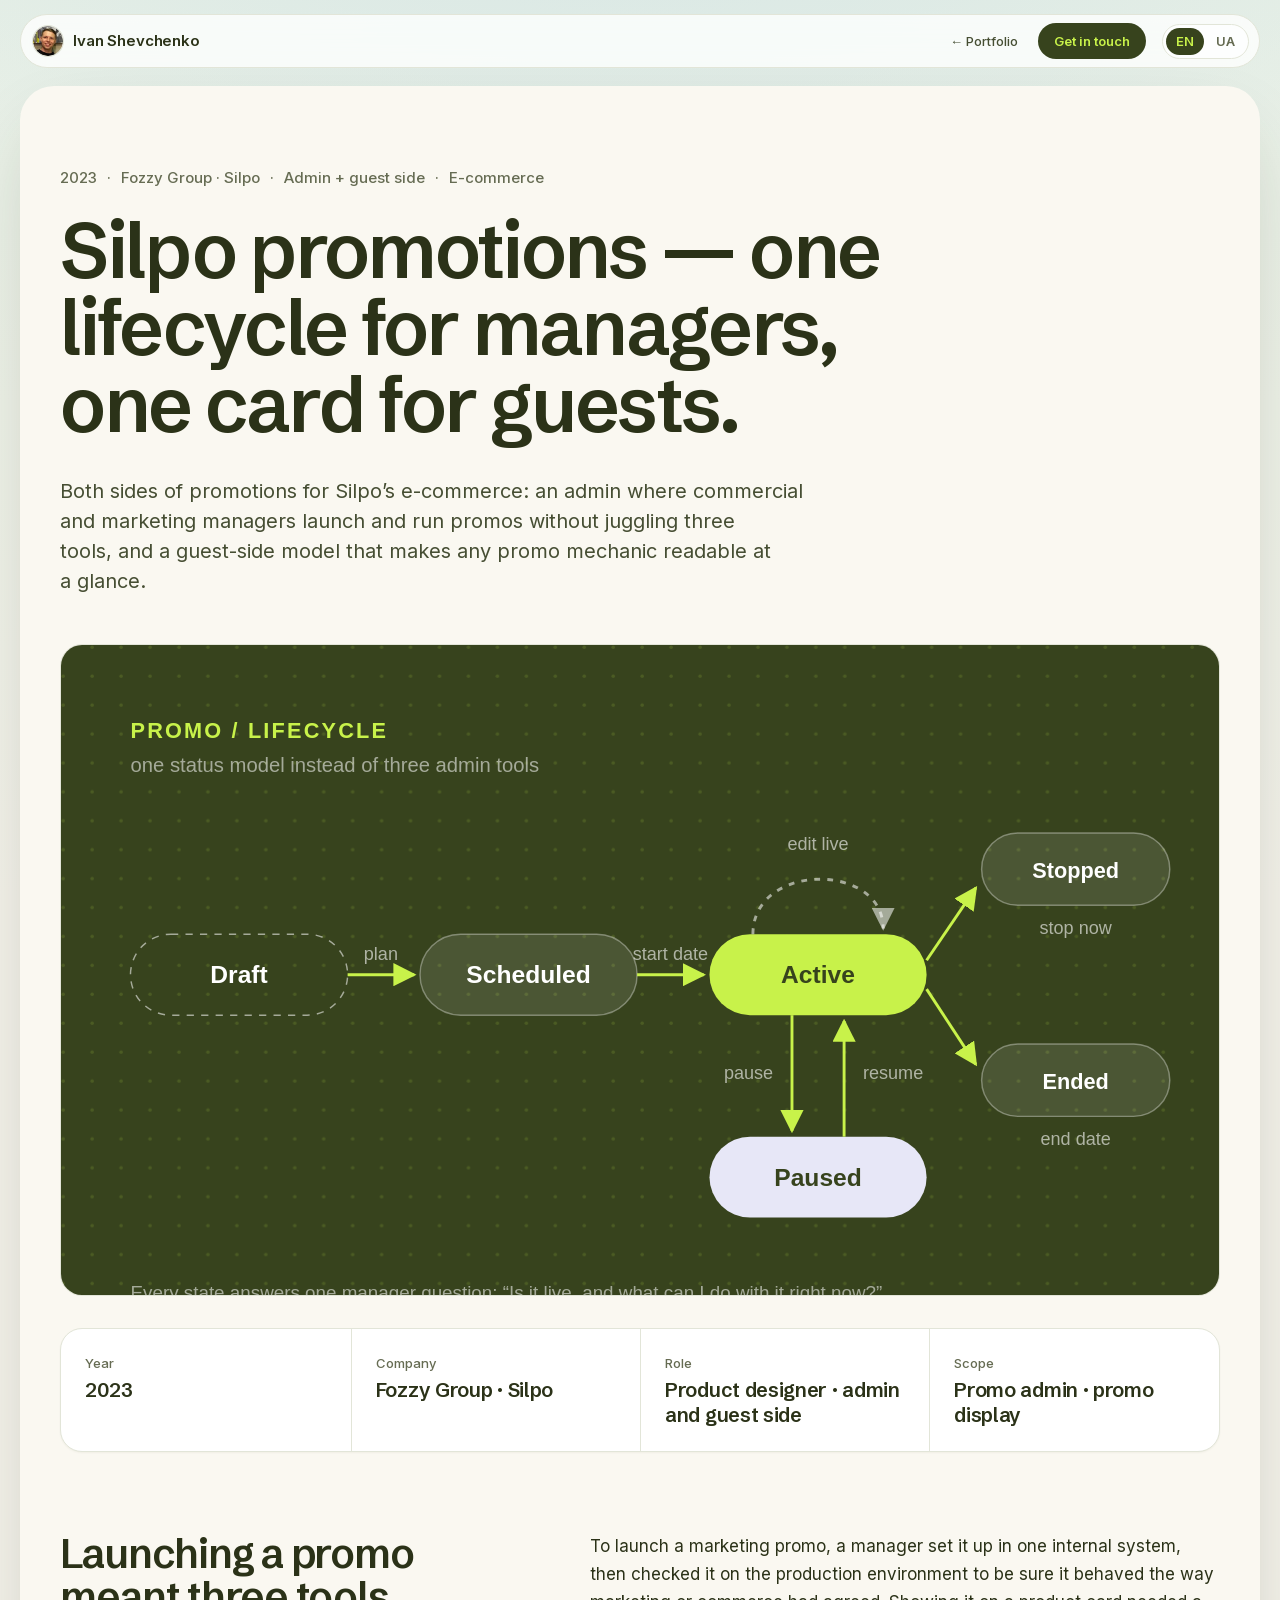
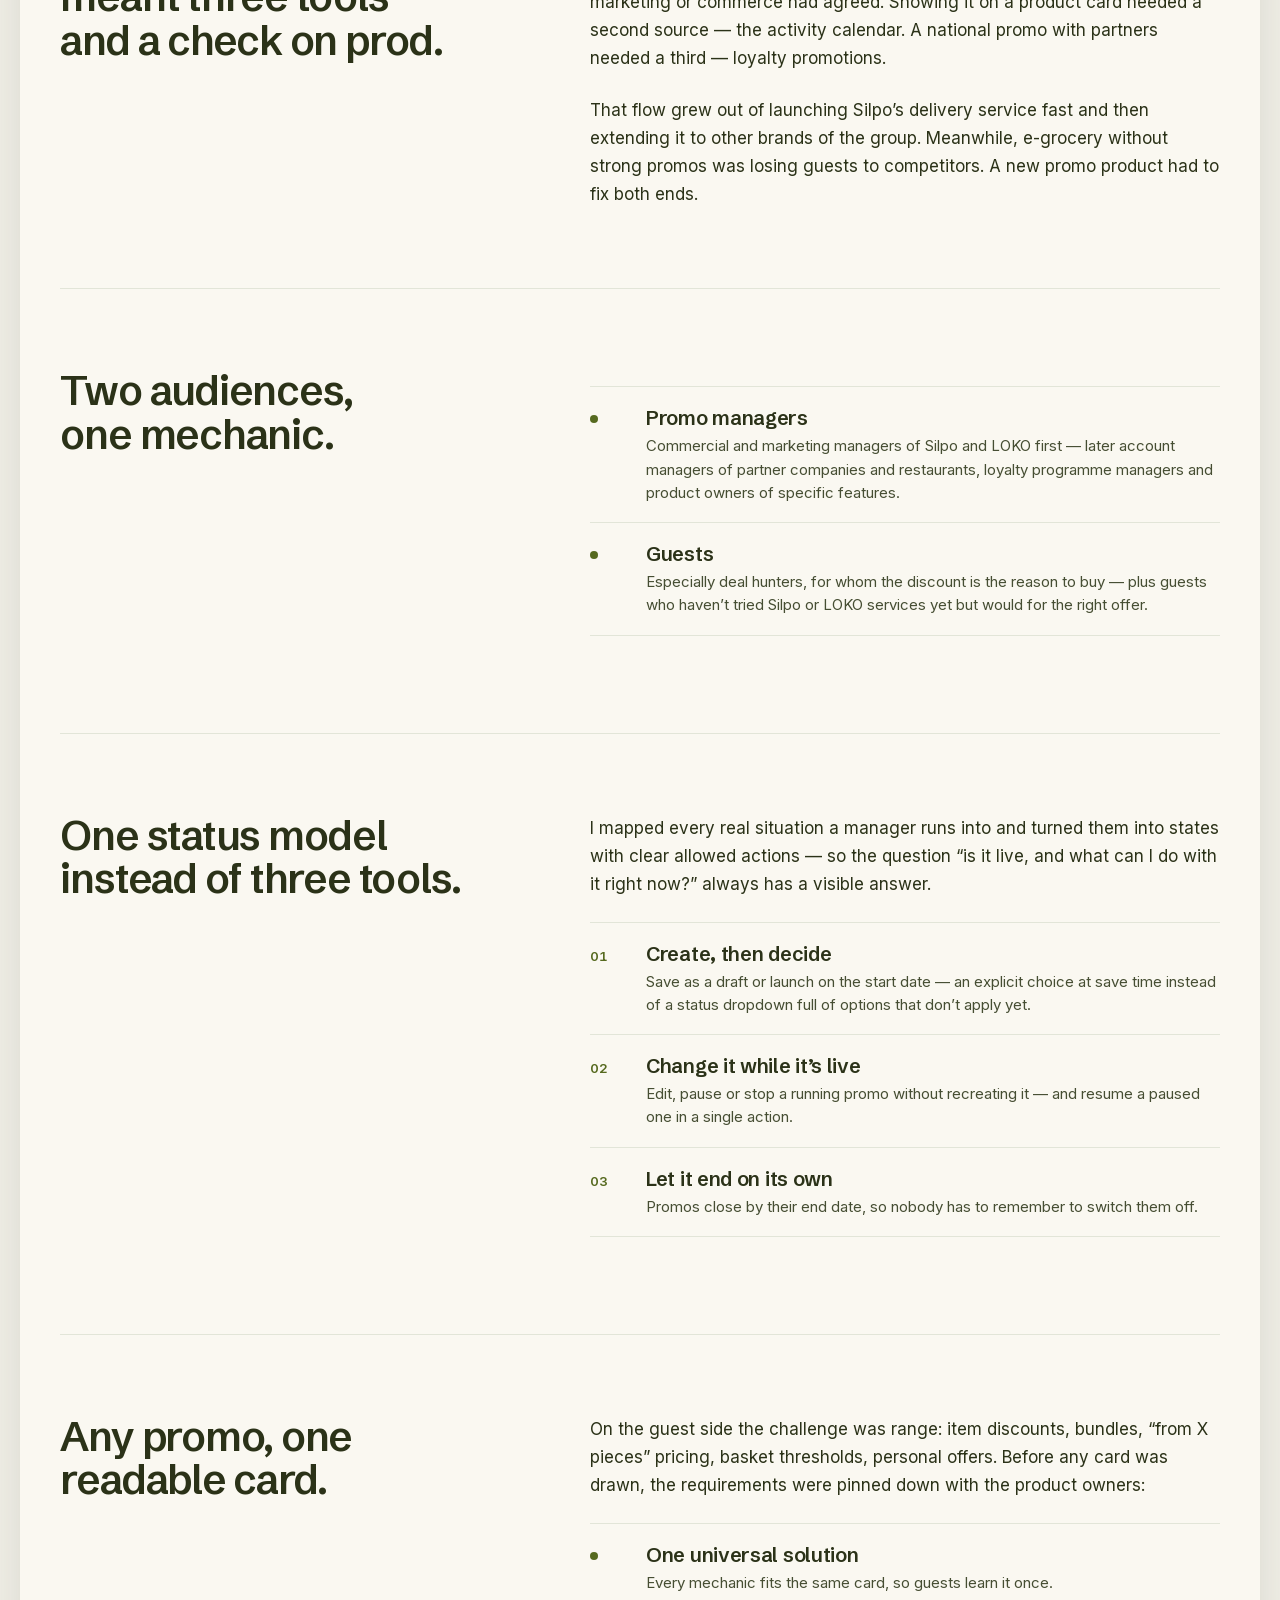
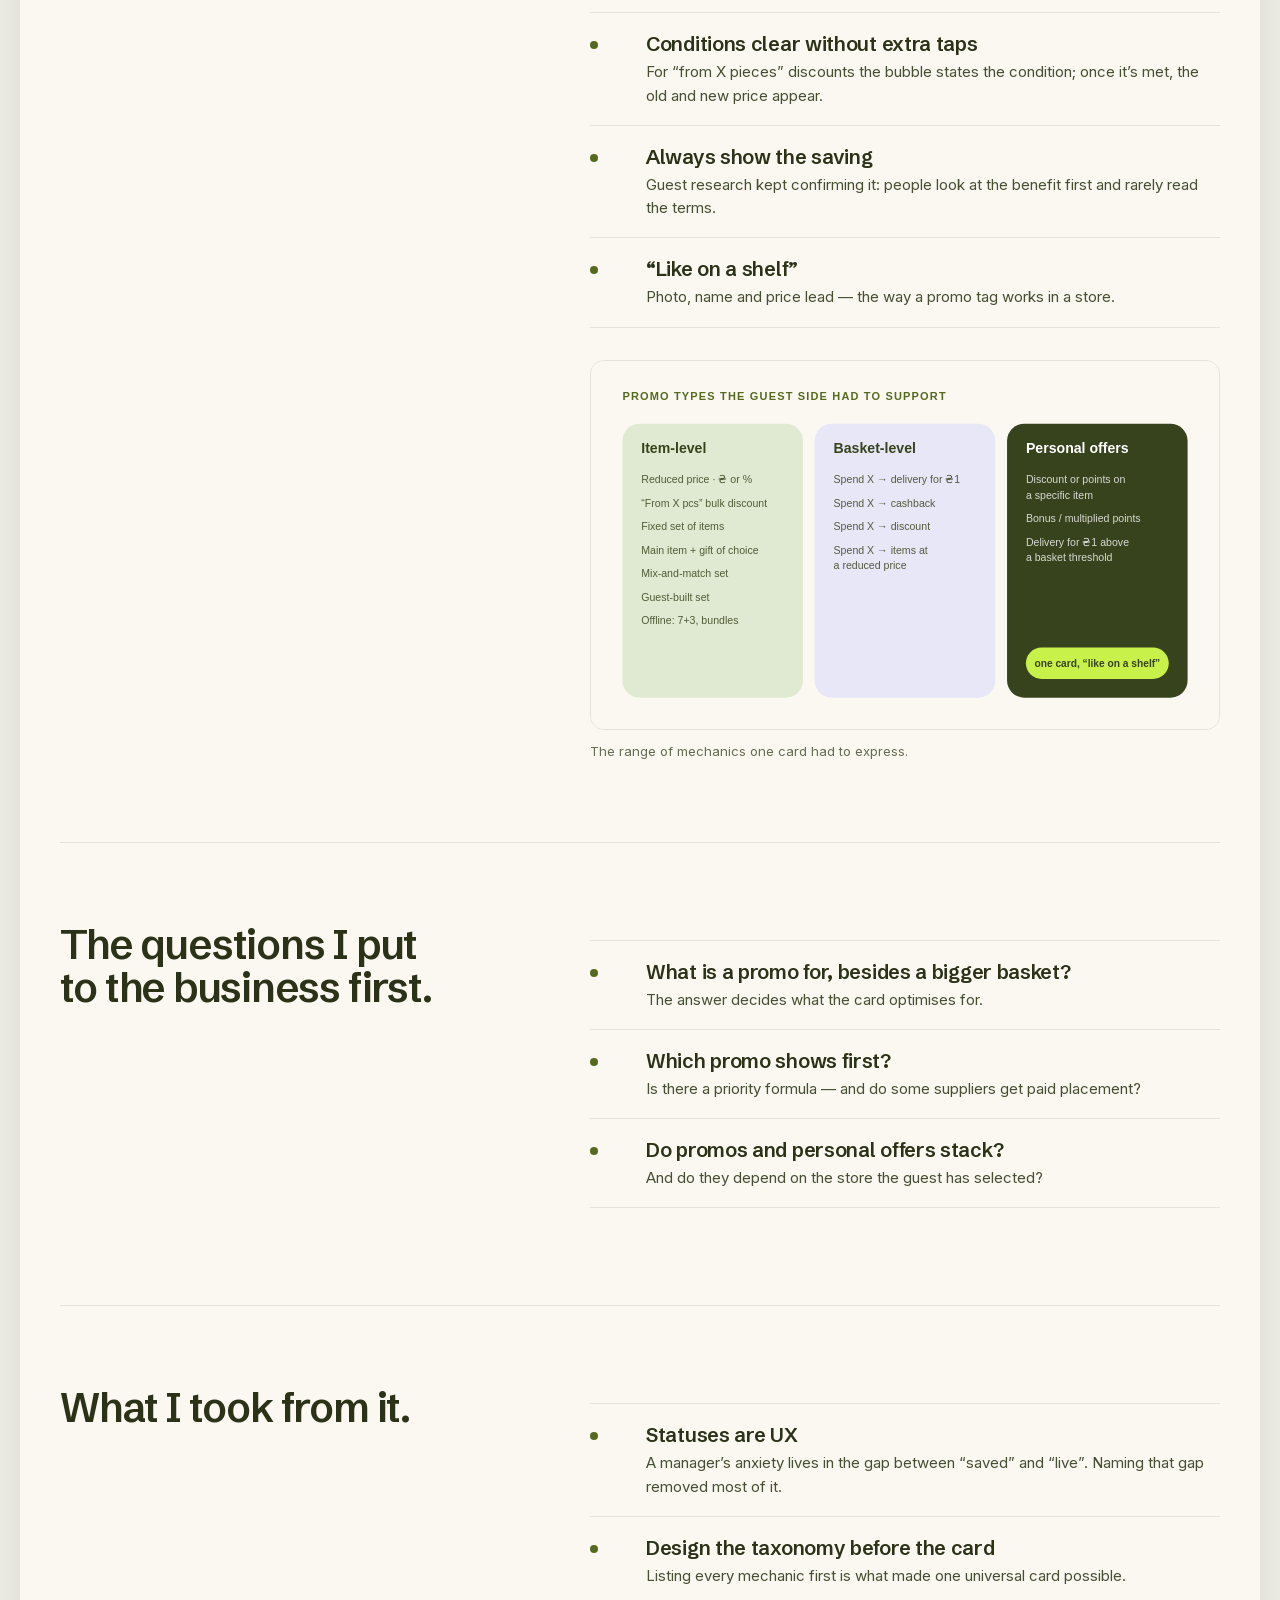
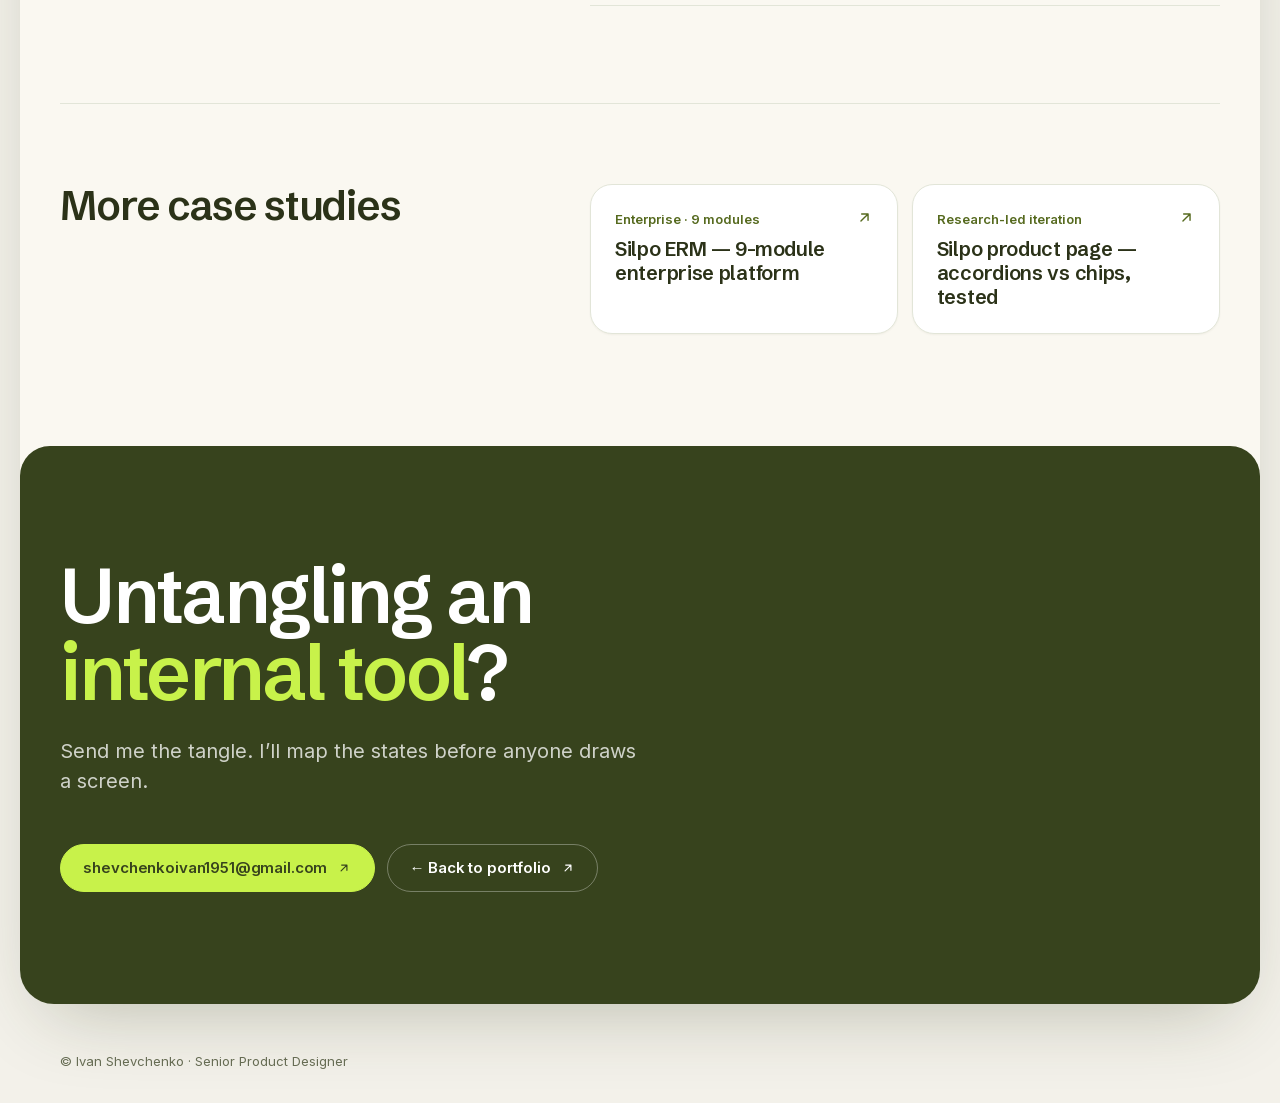
<file: cases/silpo-promo/index.html>
<!doctype html>
<html lang="en">
<head>
  <meta charset="utf-8" />
  <link rel="canonical" href="https://shevchenko-ivan.github.io/hire/cases/silpo-promo/" />
  <meta name="viewport" content="width=device-width, initial-scale=1" />
  <title>Silpo Promotions — Case · Ivan Shevchenko</title>
  <meta name="description" content="Both sides of promotions for Silpo e-commerce: a promo admin with one status model instead of three tools, and a guest-side model that makes any promo mechanic readable at a glance." />
  <meta name="theme-color" content="#37431d" />
  <link rel="icon" href="../../assets/favicon.svg?v=2" type="image/svg+xml" />
  <meta property="og:type" content="website" />
  <meta property="og:title" content="Silpo Promotions — Case · Ivan Shevchenko" />
  <meta property="og:description" content="A promo admin with one status model instead of three tools, and one readable promo card for guests." />
  <meta property="og:image" content="https://shevchenko-ivan.github.io/hire/assets/og.png" />
  <meta name="twitter:card" content="summary_large_image" />
  <link rel="preload" href="../../assets/fonts/schibsted-grotesk-latin.woff2" as="font" type="font/woff2" crossorigin>
  <link rel="preload" href="../../assets/fonts/inter-latin.woff2" as="font" type="font/woff2" crossorigin>
  <link rel="stylesheet" href="../../styles/main.css?v=6994f060" />
  <script>document.documentElement.classList.add('js')</script>
</head>
<body>
  <a class="skip-link" href="#main" data-i18n="a11y.skip">Skip to content</a>

  <header class="nav">
    <div class="wrap nav__inner">
      <a href="../../" class="nav__brand" data-home>
        <span class="nav__brand-mark">IS</span>
        <span>Ivan Shevchenko</span>
      </a>
      <div class="nav__right">
        <a href="../../" class="nav__meta nav__back" data-home data-i18n="nav.back">← Portfolio</a>
        <a class="nav__cta" href="#contact" data-i18n="nav.cta">Get in touch</a>
        <button class="lang-switch" type="button">
          <span class="lang-switch__opt" data-lang="en">EN</span>
          <span class="lang-switch__opt" data-lang="ua">UA</span>
          <span class="sr-only lang-switch__hint"> — Українська версія</span>
        </button>
      </div>
    </div>
  </header>

  <main id="main" class="sheet">
    <section class="case-hero wrap">
      <div class="case-hero__meta">
        <span>2023</span><span>Fozzy Group · Silpo</span><span data-i18n="case.promo.kicker">Admin + guest side</span><span>E-commerce</span>
      </div>
      <h1 class="case-hero__title" data-i18n="case.promo.title">Silpo promotions — one lifecycle for managers, one card for guests.</h1>
      <p class="case-hero__sub" data-i18n="case.promo.sub">
        Both sides of promotions for Silpo’s e-commerce: an admin where commercial and marketing managers launch and run promos without juggling three tools, and a guest-side model that makes any promo mechanic readable at a glance.
      </p>
    </section>

    <section class="case-cover">
      <div class="wrap">
        <div class="case-cover__inner case-cover__inner--art"><img src="../../assets/cases/silpo-promo/lifecycle.svg" alt="Promo lifecycle: Draft, Scheduled, Active, with Paused, Stopped and Ended branching from Active, and live edits looping back into Active" width="800" height="500" fetchpriority="high"></div>
      </div>
    </section>

    <div class="wrap">
      <div class="case-facts">
        <div class="fact"><div class="fact__label" data-i18n="caseFacts.year">Year</div><div class="fact__value">2023</div></div>
        <div class="fact"><div class="fact__label" data-i18n="caseFacts.company">Company</div><div class="fact__value">Fozzy Group · Silpo</div></div>
        <div class="fact"><div class="fact__label" data-i18n="caseFacts.role">Role</div><div class="fact__value" data-i18n="case.promo.fact.role">Product designer · admin and guest side</div></div>
        <div class="fact"><div class="fact__label" data-i18n="caseFacts.scope">Scope</div><div class="fact__value" data-i18n="case.promo.fact.scope">Promo admin · promo display</div></div>
      </div>
    </div>

    <div class="wrap">
      <section class="case-section">
        <div class="case-section__head">
          <h2 class="case-section__title" data-i18n="case.promo.context.title">Launching a promo meant three tools and a check on prod.</h2>
        </div>
        <div class="case-section__body">
          <p data-i18n="case.promo.context.body1">
            To launch a marketing promo, a manager set it up in one internal system, then checked it on the production environment to be sure it behaved the way marketing or commerce had agreed. Showing it on a product card needed a second source — the activity calendar. A national promo with partners needed a third — loyalty promotions.
          </p>
          <p data-i18n="case.promo.context.body2">
            That flow grew out of launching Silpo’s delivery service fast and then extending it to other brands of the group. Meanwhile, e-grocery without strong promos was losing guests to competitors. A new promo product had to fix both ends.
          </p>
        </div>
      </section>

      <section class="case-section">
        <div class="case-section__head">
          <h2 class="case-section__title" data-i18n="case.promo.aud.title">Two audiences, one mechanic.</h2>
        </div>
        <div class="case-section__body">
          <ul class="case-list case-list--bullets">
            <li><div><strong data-i18n="case.promo.aud.s1">Promo managers</strong><span class="case-list__sub" data-i18n="case.promo.aud.s1sub">Commercial and marketing managers of Silpo and LOKO first — later account managers of partner companies and restaurants, loyalty programme managers and product owners of specific features.</span></div></li>
            <li><div><strong data-i18n="case.promo.aud.s2">Guests</strong><span class="case-list__sub" data-i18n="case.promo.aud.s2sub">Especially deal hunters, for whom the discount is the reason to buy — plus guests who haven’t tried Silpo or LOKO services yet but would for the right offer.</span></div></li>
          </ul>
        </div>
      </section>

      <section class="case-section">
        <div class="case-section__head">
          <h2 class="case-section__title" data-i18n="case.promo.admin.title">One status model instead of three tools.</h2>
        </div>
        <div class="case-section__body">
          <p data-i18n="case.promo.admin.body">I mapped every real situation a manager runs into and turned them into states with clear allowed actions — so the question “is it live, and what can I do with it right now?” always has a visible answer.</p>
          <ol class="case-list case-list--numbered">
            <li><div><strong data-i18n="case.promo.admin.s1">Create, then decide</strong><span class="case-list__sub" data-i18n="case.promo.admin.s1sub">Save as a draft or launch on the start date — an explicit choice at save time instead of a status dropdown full of options that don’t apply yet.</span></div></li>
            <li><div><strong data-i18n="case.promo.admin.s2">Change it while it’s live</strong><span class="case-list__sub" data-i18n="case.promo.admin.s2sub">Edit, pause or stop a running promo without recreating it — and resume a paused one in a single action.</span></div></li>
            <li><div><strong data-i18n="case.promo.admin.s3">Let it end on its own</strong><span class="case-list__sub" data-i18n="case.promo.admin.s3sub">Promos close by their end date, so nobody has to remember to switch them off.</span></div></li>
          </ol>
        </div>
      </section>

      <section class="case-section">
        <div class="case-section__head">
          <h2 class="case-section__title" data-i18n="case.promo.guest.title">Any promo, one readable card.</h2>
        </div>
        <div class="case-section__body">
          <p data-i18n="case.promo.guest.body">On the guest side the challenge was range: item discounts, bundles, “from X pieces” pricing, basket thresholds, personal offers. Before any card was drawn, the requirements were pinned down with the product owners:</p>
          <ul class="case-list case-list--bullets">
            <li><div><strong data-i18n="case.promo.guest.s1">One universal solution</strong><span class="case-list__sub" data-i18n="case.promo.guest.s1sub">Every mechanic fits the same card, so guests learn it once.</span></div></li>
            <li><div><strong data-i18n="case.promo.guest.s2">Conditions clear without extra taps</strong><span class="case-list__sub" data-i18n="case.promo.guest.s2sub">For “from X pieces” discounts the bubble states the condition; once it’s met, the old and new price appear.</span></div></li>
            <li><div><strong data-i18n="case.promo.guest.s3">Always show the saving</strong><span class="case-list__sub" data-i18n="case.promo.guest.s3sub">Guest research kept confirming it: people look at the benefit first and rarely read the terms.</span></div></li>
            <li><div><strong data-i18n="case.promo.guest.s4">“Like on a shelf”</strong><span class="case-list__sub" data-i18n="case.promo.guest.s4sub">Photo, name and price lead — the way a promo tag works in a store.</span></div></li>
          </ul>
          <figure class="case-image">
            <img src="../../assets/cases/silpo-promo/types.svg" width="800" height="470" alt="Three groups of promo mechanics: item-level, basket-level and personal offers" loading="lazy" decoding="async">
            <figcaption class="case-image__caption" data-i18n="case.promo.guest.caption">The range of mechanics one card had to express.</figcaption>
          </figure>
        </div>
      </section>

      <section class="case-section">
        <div class="case-section__head">
          <h2 class="case-section__title" data-i18n="case.promo.q.title">The questions I put to the business first.</h2>
        </div>
        <div class="case-section__body">
          <ul class="case-list case-list--bullets">
            <li><div><strong data-i18n="case.promo.q.s1">What is a promo for, besides a bigger basket?</strong><span class="case-list__sub" data-i18n="case.promo.q.s1sub">The answer decides what the card optimises for.</span></div></li>
            <li><div><strong data-i18n="case.promo.q.s2">Which promo shows first?</strong><span class="case-list__sub" data-i18n="case.promo.q.s2sub">Is there a priority formula — and do some suppliers get paid placement?</span></div></li>
            <li><div><strong data-i18n="case.promo.q.s3">Do promos and personal offers stack?</strong><span class="case-list__sub" data-i18n="case.promo.q.s3sub">And do they depend on the store the guest has selected?</span></div></li>
          </ul>
        </div>
      </section>

      <section class="case-section">
        <div class="case-section__head">
          <h2 class="case-section__title" data-i18n="case.promo.learn.title">What I took from it.</h2>
        </div>
        <div class="case-section__body">
          <ul class="case-list case-list--bullets">
            <li><div><strong data-i18n="case.promo.learn.s1">Statuses are UX</strong><span class="case-list__sub" data-i18n="case.promo.learn.s1sub">A manager’s anxiety lives in the gap between “saved” and “live”. Naming that gap removed most of it.</span></div></li>
            <li><div><strong data-i18n="case.promo.learn.s2">Design the taxonomy before the card</strong><span class="case-list__sub" data-i18n="case.promo.learn.s2sub">Listing every mechanic first is what made one universal card possible.</span></div></li>
          </ul>
        </div>
      </section>

      <section class="case-section">
        <div class="case-section__head">
          <h2 class="case-section__title" data-i18n="case.related.also">More case studies</h2>
        </div>
        <div class="related">
          <a class="related__card" href="../silpo-erm/">
            <div class="related__kicker">Enterprise · 9 modules</div>
            <div class="related__title" data-i18n="t.2e80ac7b">Silpo ERM — 9-module enterprise platform</div>
          </a>
          <a class="related__card" href="../silpo-product-page/">
            <div class="related__kicker" data-i18n="case.pp.meta.kind">Research-led iteration</div>
            <div class="related__title" data-i18n="case.pp.cardTitle">Silpo product page — accordions vs chips, tested</div>
          </a>
        </div>
      </section>
    </div>

    <section id="contact" class="contact">
      <div class="wrap">
        <h2 class="contact__title" data-i18n="contact.promo.title">Untangling an <em>internal tool</em>?</h2>
        <p class="contact__lede" data-i18n="contact.brief.promo">Send me the tangle. I’ll map the states before anyone draws a screen.</p>
        <div class="contact__row">
          <a class="contact__link" href="mailto:shevchenkoivan1951@gmail.com" data-i18n="contact.linkPing">shevchenkoivan1951@gmail.com</a>
          <a class="contact__link" href="../../" data-home data-i18n="contact.backToPortfolio">← Back to portfolio</a>
        </div>
      </div>
    </section>
  </main>

  <footer class="wrap foot">
    <span data-i18n="foot.copy">© Ivan Shevchenko · Senior Product Designer</span>
  </footer>

  <script src="../../scripts/anim.js?v=e52e3bde" defer></script>
  <script src="../../scripts/i18n.js?v=383647df" defer></script>
</body>
</html>
</file>
<file: styles/main.css>
/* ============================================
   Ivan Shevchenko — Portfolio
   Rounded bento · olive + lime · floating sheet.
   One stylesheet for the landing, four variations and seven case pages.
   ============================================ */

/* -- Fonts: self-hosted (no third-party request, GDPR-safe). Variable woff2, one file per subset. -- */
@font-face { font-family: 'Inter'; font-style: normal; font-weight: 400 600; font-display: swap;
  src: url(../assets/fonts/inter-latin.woff2) format('woff2'); unicode-range: U+0000-00FF, U+0131, U+0152-0153, U+02BB-02BC, U+02C6, U+02DA, U+02DC, U+0304, U+0308, U+0329, U+2000-206F, U+20AC, U+2122, U+2191, U+2193, U+2212, U+2215, U+FEFF, U+FFFD; }
@font-face { font-family: 'Inter'; font-style: normal; font-weight: 400 600; font-display: swap;
  src: url(../assets/fonts/inter-latin-ext.woff2) format('woff2'); unicode-range: U+0100-02BA, U+02BD-02C5, U+02C7-02CC, U+02CE-02D7, U+02DD-02FF, U+0304, U+0308, U+0329, U+1D00-1DBF, U+1E00-1E9F, U+1EF2-1EFF, U+2020, U+20A0-20AB, U+20AD-20C0, U+2113, U+2C60-2C7F, U+A720-A7FF; }
@font-face { font-family: 'Inter'; font-style: normal; font-weight: 400 600; font-display: swap;
  src: url(../assets/fonts/inter-cyrillic.woff2) format('woff2'); unicode-range: U+0301, U+0400-045F, U+0490-0491, U+04B0-04B1, U+2116; }
@font-face { font-family: 'Inter'; font-style: normal; font-weight: 400 600; font-display: swap;
  src: url(../assets/fonts/inter-cyrillic-ext.woff2) format('woff2'); unicode-range: U+0460-052F, U+1C80-1C8A, U+20B4, U+2DE0-2DFF, U+A640-A69F, U+FE2E-FE2F; }
@font-face { font-family: 'Schibsted Grotesk'; font-style: normal; font-weight: 500 700; font-display: swap;
  src: url(../assets/fonts/schibsted-grotesk-latin.woff2) format('woff2'); unicode-range: U+0000-00FF, U+0131, U+0152-0153, U+02BB-02BC, U+02C6, U+02DA, U+02DC, U+0304, U+0308, U+0329, U+2000-206F, U+20AC, U+2122, U+2191, U+2193, U+2212, U+2215, U+FEFF, U+FFFD; }
@font-face { font-family: 'Schibsted Grotesk'; font-style: normal; font-weight: 500 700; font-display: swap;
  src: url(../assets/fonts/schibsted-grotesk-latin-ext.woff2) format('woff2'); unicode-range: U+0100-02BA, U+02BD-02C5, U+02C7-02CC, U+02CE-02D7, U+02DD-02FF, U+0304, U+0308, U+0329, U+1D00-1DBF, U+1E00-1E9F, U+1EF2-1EFF, U+2020, U+20A0-20AB, U+20AD-20C0, U+2113, U+2C60-2C7F, U+A720-A7FF; }

/* -- Tokens ------------------------------------ */
:root {
  /* palette */
  --backdrop-1: #d6e6e5;
  --backdrop-2: #e6efe6;
  --backdrop-3: #f3f1ea;
  --sheet: #faf8f1;
  --card: #ffffff;
  --surface: #f3f0e6;
  --sage: #e0ead2;
  --lavender: #e7e7f7;
  --ink: #37431d;           /* brand dark olive: panels, marks */
  --text: #2b3218;
  --text-soft: #464e33;
  --text-muted: #666c53;
  --border: #e2e5d8;
  --accent: #c8f24a;        /* lime: fills only, never text on light */
  --accent-hover: #d6f56e;
  --accent-ink: #566a1f;    /* lime's readable partner on light surfaces */
  --on-ink: #ffffff;
  --on-ink-soft: rgba(255, 255, 255, 0.76);
  --on-ink-line: rgba(255, 255, 255, 0.16);

  /* type */
  --font-display: 'Schibsted Grotesk', 'Inter', -apple-system, BlinkMacSystemFont, sans-serif;
  --font-sans: 'Inter', -apple-system, BlinkMacSystemFont, 'Helvetica Neue', Arial, sans-serif;

  --fs-xs: 0.8125rem;
  --fs-sm: 0.9375rem;
  --fs-base: 1.0625rem;
  --fs-md: 1.25rem;
  --fs-lg: 1.75rem;

  /* space */
  --space-1: 0.5rem;
  --space-2: 1rem;
  --space-3: 1.5rem;
  --space-4: 2rem;
  --space-5: 3rem;
  --space-6: 5rem;
  --space-7: 7rem;

  /* shape + depth */
  --radius-sm: 14px;
  --radius: 22px;
  --radius-lg: 34px;
  --radius-pill: 999px;
  --shadow-card: 0 1px 2px rgba(55, 67, 29, 0.05);
  --shadow-lift: 0 18px 36px -12px rgba(55, 67, 29, 0.18);
  --shadow-sheet: 0 30px 80px -28px rgba(45, 55, 20, 0.30);

  /* layout */
  --max-width: 1240px;
  --gutter: clamp(20px, 4vw, 40px);
  --nav-h: 76px;

  /* motion */
  --ease: cubic-bezier(0.25, 1, 0.5, 1);
  --ease-out-expo: cubic-bezier(0.16, 1, 0.3, 1);

  /* north-east arrow, drawn once, used as a mask so it takes currentColor */
  --icon-arrow: url("data:image/svg+xml,%3Csvg xmlns='http://www.w3.org/2000/svg' viewBox='0 0 24 24' fill='none' stroke='black' stroke-width='2' stroke-linecap='round' stroke-linejoin='round'%3E%3Cpath d='M7 17 17 7M8 7h9v9'/%3E%3C/svg%3E");
}

/* -- Base -------------------------------------- */
*, *::before, *::after { box-sizing: border-box; }

html {
  -webkit-text-size-adjust: 100%;
  scroll-behavior: smooth;
  scroll-padding-top: calc(var(--nav-h) + 16px);
  scrollbar-color: #b9c0a6 transparent;
  background: var(--backdrop-3);
}

body {
  position: relative;
  margin: 0;
  min-height: 100vh;
  color: var(--text);
  font-family: var(--font-sans);
  font-size: var(--fs-base);
  line-height: 1.55;
  -webkit-font-smoothing: antialiased;
  -moz-osx-font-smoothing: grayscale;
  caret-color: var(--accent-ink);
}

/* Backdrop lives on its own fixed layer. `background-attachment: fixed` on
   <body> left whole screens unpainted while scrolling, so never go back to it. */
body::before {
  content: "";
  position: fixed;
  inset: 0;
  z-index: -1;
  pointer-events: none;
  background:
    radial-gradient(130% 90% at 50% -20%, var(--backdrop-1) 0%, rgba(214, 230, 229, 0) 55%),
    linear-gradient(180deg, var(--backdrop-2) 0%, #edf1e8 45%, var(--backdrop-3) 100%);
}

h1, h2, h3, h4 {
  margin: 0;
  font-family: var(--font-display);
  font-weight: 600;
  letter-spacing: -0.025em;
  line-height: 1.05;
  text-wrap: balance;
}
p { margin: 0; text-wrap: pretty; }

img, svg { display: block; max-width: 100%; height: auto; }

a { color: inherit; text-decoration: none; transition: color 0.2s var(--ease); }
a:hover { color: var(--accent-ink); }

::selection { background: var(--accent); color: var(--ink); }

:focus-visible {
  outline: 2px solid var(--accent-ink);
  outline-offset: 3px;
  border-radius: 8px;
}

.sr-only {
  position: absolute; width: 1px; height: 1px; padding: 0; margin: -1px;
  overflow: hidden; clip: rect(0, 0, 0, 0); white-space: nowrap; border: 0;
}

.skip-link {
  position: fixed;
  top: 12px;
  left: 12px;
  z-index: 100;
  padding: 10px 18px;
  border-radius: var(--radius-pill);
  background: var(--ink);
  color: var(--accent);
  font-weight: 600;
  font-size: var(--fs-sm);
  transform: translateY(-160%);
  transition: transform 0.2s var(--ease);
}
.skip-link:focus { transform: none; color: var(--accent); }

/* shared arrow glyph (cards, contact links) */
.arrow,
a.case::after,
.related__card::after,
.landing__card::after,
.contact__link::after {
  content: "";
  display: inline-block;
  width: 1em;
  height: 1em;
  background: currentColor;
  -webkit-mask: var(--icon-arrow) center / contain no-repeat;
          mask: var(--icon-arrow) center / contain no-repeat;
  transition: transform 0.22s var(--ease);
}

/* -- Layout ------------------------------------ */
.wrap {
  width: 100%;
  max-width: var(--max-width);
  margin: 0 auto;
  padding: 0 var(--gutter);
}

/* the floating cream sheet every page sits on */
.sheet {
  display: block;
  background: var(--sheet);
  border-radius: var(--radius-lg);
  margin: 8px clamp(8px, 1.6vw, 22px) clamp(16px, 2.4vw, 34px);
  box-shadow: var(--shadow-sheet);
  overflow: clip;
}

.section { padding: var(--space-6) 0; }
.section + .section { border-top: 1px solid var(--border); }

/* -- Nav --------------------------------------- */
.nav {
  position: sticky;
  top: 0;
  z-index: 50;
  padding: 14px 0 10px;
}

.nav__inner {
  display: flex;
  align-items: center;
  justify-content: space-between;
  gap: var(--space-2);
  padding: 8px 10px 8px 12px;
  border: 1px solid var(--border);
  border-radius: var(--radius-pill);
  background: rgba(255, 255, 255, 0.78);
  -webkit-backdrop-filter: saturate(1.4) blur(14px);
          backdrop-filter: saturate(1.4) blur(14px);
}

.nav__brand {
  display: flex;
  align-items: center;
  gap: 10px;
  font-weight: 600;
  font-size: var(--fs-sm);
  letter-spacing: -0.01em;
  white-space: nowrap;
}

.nav__brand-mark {
  width: 30px;
  height: 30px;
  display: grid;
  place-items: center;
  border-radius: 9px;
  background: var(--ink);
  color: var(--accent);
  font-family: var(--font-display);
  font-size: 11px;
  font-weight: 700;
  letter-spacing: 0.02em;
}

.nav__right { display: flex; align-items: center; gap: var(--space-2); }

.nav__meta {
  color: var(--text-muted);
  font-size: var(--fs-xs);
  font-weight: 500;
}

.nav__status { display: inline-flex; align-items: center; gap: 8px; }

.nav__dot {
  position: relative;
  flex: none;
  width: 8px;
  height: 8px;
  border-radius: 50%;
  background: #7fb800;
}

.nav__back { color: var(--text-soft); padding: 8px 4px; white-space: nowrap; }
.nav__back:hover { color: var(--accent-ink); }

@media (max-width: 760px) {
  .nav__status { display: none; }
}
/* phones: the mark already links home, so the name and "← Portfolio" yield to the CTA */
@media (max-width: 480px) {
  .nav__inner:has(.nav__cta) .nav__brand > span:last-child,
  .nav__back { display: none; }
}

.nav__cta {
  display: inline-flex;
  align-items: center;
  min-height: 36px;
  padding: 0 16px;
  border-radius: var(--radius-pill);
  background: var(--ink);
  color: var(--accent);
  font-size: var(--fs-xs);
  font-weight: 600;
  white-space: nowrap;
  transition: background-color 0.2s var(--ease), transform 0.2s var(--ease);
}
.nav__cta:hover { color: var(--accent); background: #2b3516; transform: translateY(-1px); }

/* -- Language switch --------------------------- */
.lang-switch {
  display: inline-flex;
  align-items: center;
  padding: 3px;
  gap: 2px;
  border: 1px solid var(--border);
  border-radius: var(--radius-pill);
  background: rgba(255, 255, 255, 0.7);
  color: var(--text-muted);
  font: 600 var(--fs-xs)/1 var(--font-sans);
  cursor: pointer;
}
.lang-switch__opt {
  padding: 7px 10px;
  border-radius: var(--radius-pill);
  transition: background-color 0.2s var(--ease), color 0.2s var(--ease);
}
.lang-switch:hover .lang-switch__opt:not(.lang-switch__opt--active) { color: var(--text); }
.lang-switch__opt--active { background: var(--ink); color: var(--accent); }

/* -- Hero -------------------------------------- */
.hero { padding-top: var(--space-6); padding-bottom: var(--space-5); }

.hero__title {
  font-size: clamp(2.6rem, 6.4vw, 5.75rem);
  line-height: 1;
  letter-spacing: -0.035em;
  max-width: 15ch;
  margin-bottom: var(--space-4);
}
.hero__title em { font-style: normal; color: var(--accent-ink); }

.hero__lede {
  font-size: var(--fs-md);
  line-height: 1.5;
  color: var(--text-soft);
  max-width: 58ch;
  margin-bottom: var(--space-4);
}

.hero__cta,
.hero__cta-secondary {
  display: inline-flex;
  align-items: center;
  min-height: 48px;
  padding: 0 24px;
  border-radius: var(--radius-pill);
  font-weight: 600;
  font-size: var(--fs-sm);
  letter-spacing: -0.01em;
  transition: transform 0.22s var(--ease), box-shadow 0.22s var(--ease), background-color 0.2s var(--ease);
}
.hero__cta { background: var(--accent); color: var(--ink); }
.hero__cta:hover { background: var(--accent-hover); color: var(--ink); transform: translateY(-2px); box-shadow: var(--shadow-lift); }
.hero__cta:active { transform: none; box-shadow: none; }

.hero__cta-secondary {
  margin-left: 10px;
  background: var(--card);
  color: var(--ink);
  border: 1px solid var(--border);
}
.hero__cta-secondary:hover { background: var(--surface); color: var(--ink); }

/* hero goes two-column on wide screens: pitch left, a live spec card right */
@media (min-width: 1000px) {
  .hero {
    display: grid;
    grid-template-columns: minmax(0, 7fr) minmax(0, 5fr);
    column-gap: var(--space-5);
    align-items: center;
  }
  .hero .hero__title { font-size: clamp(2.75rem, 4.6vw, 4.5rem); max-width: 16ch; }
}

/* -- Spec card (hero) -------------------------- */
.spec {
  display: none;
  margin: 0;
  padding: 18px;
  border: 1px solid var(--border);
  border-radius: var(--radius);
  background: var(--card);
  box-shadow: var(--shadow-lift);
  font-size: var(--fs-xs);
  color: var(--text-soft);
  transform: rotate(1.2deg);
  transition: transform 0.5s var(--ease-out-expo);
}
@media (min-width: 1000px) { .spec { display: block; } }
.spec:hover { transform: rotate(0deg) translateY(-4px); }

.spec__bar { display: flex; justify-content: space-between; align-items: center; margin-bottom: 14px; }
.spec__name { font-weight: 600; color: var(--text); }
.spec__tag { padding: 3px 9px; border-radius: var(--radius-pill); background: var(--surface); color: var(--text-muted); }

.spec__tokens { display: flex; align-items: center; gap: 8px; margin-bottom: 14px; }
.spec__swatch {
  position: relative;
  width: 28px;
  height: 28px;
  border-radius: 9px;
  box-shadow: inset 0 0 0 1px rgba(55, 67, 29, 0.12);
  transition: transform 0.25s var(--ease);
}
.spec__swatch--ink { background: var(--ink); }
.spec__swatch--lime { background: var(--accent); }
.spec__swatch--sage { background: var(--sage); }
.spec__swatch--lav { background: var(--lavender); }
.spec__swatch::after {
  content: attr(data-token);
  position: absolute;
  left: 50%;
  bottom: calc(100% + 8px);
  padding: 4px 8px;
  border-radius: 6px;
  background: var(--ink);
  color: var(--accent);
  font-size: 11px;
  font-weight: 600;
  white-space: nowrap;
  opacity: 0;
  transform: translate(-50%, 4px);
  transition: opacity 0.2s var(--ease), transform 0.2s var(--ease);
  pointer-events: none;
}
.spec__swatch:hover { transform: translateY(-2px); }
.spec__swatch:hover::after { opacity: 1; transform: translate(-50%, 0); }
.spec__spacing { display: flex; align-items: flex-end; gap: 3px; margin-left: auto; }
.spec__spacing i { display: block; width: 8px; background: rgba(86, 106, 31, 0.35); border-radius: 2px; }
.spec__spacing i:nth-child(1) { height: 8px; }
.spec__spacing i:nth-child(2) { height: 16px; }
.spec__spacing i:nth-child(3) { height: 24px; }

.spec__grid { border: 1px solid var(--border); border-radius: var(--radius-sm); overflow: hidden; }
.spec__row {
  display: grid;
  grid-template-columns: 52px 1fr auto 30px;
  align-items: center;
  gap: 10px;
  padding: 10px 12px;
  border-top: 1px solid var(--border);
  color: var(--text);
  transition: background-color 0.25s var(--ease);
}
.spec__row:first-child { border-top: none; }
.spec__row--head { background: var(--surface); color: var(--text-muted); font-weight: 600; }
.spec__row--hover, .spec__row:not(.spec__row--head):hover { background: #f4f8e8; }
.spec__id { font-variant-numeric: tabular-nums; color: var(--text-muted); }
.spec__chip { padding: 3px 9px; border-radius: var(--radius-pill); background: var(--sage); color: var(--ink); font-weight: 600; white-space: nowrap; }
.spec__chip--live { background: var(--accent); }
.spec__chip--warn { background: #fbe8c8; color: #6b4a0e; }
.spec__switch {
  position: relative;
  width: 28px;
  height: 16px;
  border-radius: var(--radius-pill);
  background: #d5d9c8;
  transition: background-color 0.25s var(--ease);
}
.spec__switch::after {
  content: "";
  position: absolute;
  top: 2px;
  left: 2px;
  width: 12px;
  height: 12px;
  border-radius: 50%;
  background: #fff;
  box-shadow: 0 1px 2px rgba(0, 0, 0, 0.2);
  transition: transform 0.25s var(--ease);
}
.spec__switch--on, .spec__row:hover .spec__switch { background: var(--ink); }
.spec__switch--on::after, .spec__row:hover .spec__switch::after { transform: translateX(12px); background: var(--accent); }

.spec__phone {
  display: flex;
  align-items: flex-end;
  height: 220px;
  padding: 0 28px;
  border-radius: var(--radius-sm);
  background: linear-gradient(180deg, var(--lavender), var(--sage));
  overflow: hidden;
}
.spec__sheet {
  width: 100%;
  padding: 10px 16px 16px;
  border-radius: 18px 18px 0 0;
  background: var(--card);
  box-shadow: 0 -10px 30px -12px rgba(55, 67, 29, 0.3);
  display: grid;
  gap: 12px;
  transform: translateY(8px);
  transition: transform 0.5s var(--ease-out-expo);
}
.spec:hover .spec__sheet { transform: none; }
.spec__handle { justify-self: center; width: 36px; height: 4px; border-radius: 2px; background: #d5d9c8; }
.spec__title { font-size: var(--fs-sm); font-weight: 600; color: var(--text); }
.spec__slots { display: grid; grid-template-columns: repeat(4, 1fr); gap: 6px; }
.spec__slots span {
  padding: 8px 0;
  border: 1px solid var(--border);
  border-radius: 10px;
  text-align: center;
  font-variant-numeric: tabular-nums;
  color: var(--text);
}
.spec__slots .is-on { border-color: var(--ink); background: var(--ink); color: var(--accent); }
.spec__btn { padding: 10px 0; border-radius: var(--radius-pill); background: var(--accent); color: var(--ink); text-align: center; font-weight: 600; }

.spec__metric { display: flex; align-items: baseline; gap: 10px; margin-top: 14px; }
.spec__metric strong {
  font-family: var(--font-display);
  font-size: 2rem;
  font-weight: 600;
  letter-spacing: -0.03em;
  color: var(--accent-ink);
  line-height: 1;
}

/* -- Quick facts ------------------------------- */
.facts,
.case-facts {
  display: grid;
  grid-template-columns: repeat(4, 1fr);
  border: 1px solid var(--border);
  border-radius: var(--radius);
  background: var(--card);
  box-shadow: var(--shadow-card);
  overflow: hidden;
}
.fact { padding: var(--space-3); border-left: 1px solid var(--border); }
.fact:first-child { border-left: none; }

.fact__label {
  font-size: var(--fs-xs);
  font-weight: 500;
  color: var(--text-muted);
  margin-bottom: 4px;
}
.fact__value {
  font-family: var(--font-display);
  font-size: var(--fs-md);
  font-weight: 600;
  letter-spacing: -0.015em;
  line-height: 1.25;
}

/* -- Upwork certification badge (freelance) ---- */
.cert {
  display: inline-block;
  line-height: 0;
  border-radius: 50%;
  transition: transform 0.2s var(--ease);
}
.cert:hover { transform: translateY(-4px); }
.cert img { width: 64px; height: auto; }
.fact--cert { display: flex; align-items: center; justify-content: space-between; gap: 12px; }

/* -- Certificates: small proof cards, each opens the full certificate -- */
.certs { display: grid; grid-template-columns: 1fr; gap: 14px; }
@media (min-width: 760px) { .certs { grid-template-columns: repeat(3, 1fr); } }
.cert-card {
  display: block;
  padding: var(--space-2);
  border-radius: var(--radius);
  background: var(--card);
  border: 1px solid var(--border);
  transition: transform 0.25s var(--ease), box-shadow 0.25s var(--ease);
}
.cert-card:hover { color: inherit; transform: translateY(-4px); box-shadow: var(--shadow-lift); }
.cert-card__thumb {
  aspect-ratio: 16 / 10;
  overflow: hidden;
  border-radius: calc(var(--radius) - 8px);
  background: var(--surface);
  margin-bottom: var(--space-2);
}
.cert-card__thumb img { width: 100%; height: 100%; object-fit: contain; }
.cert-card__title { font-family: var(--font-display); font-size: var(--fs-md); font-weight: 600; letter-spacing: -0.01em; }
.cert-card__meta { margin-top: 4px; font-size: var(--fs-sm); color: var(--text-soft); }

/* -- Section heading --------------------------- */
.section__head { margin-bottom: var(--space-5); max-width: 62ch; }

.section__title {
  font-size: clamp(2rem, 4.2vw, 3.5rem);
  letter-spacing: -0.03em;
  line-height: 1.04;
  margin-bottom: var(--space-2);
}
.section__desc { color: var(--text-soft); font-size: var(--fs-md); line-height: 1.5; }

/* -- Case cards (bento) ------------------------ */
.cases { display: grid; grid-template-columns: 1fr; gap: 16px; }

.case {
  position: relative;
  display: flex;
  flex-direction: column;
  padding: var(--space-4);
  border: 1px solid var(--border);
  border-radius: var(--radius);
  background: var(--card);
  box-shadow: var(--shadow-card);
  overflow: hidden;
  transition: transform 0.25s var(--ease), box-shadow 0.25s var(--ease);
}
a.case:hover { color: inherit; transform: translateY(-4px); box-shadow: var(--shadow-lift); }

a.case::after {
  position: absolute;
  top: 18px;
  right: 18px;
  width: 36px;
  height: 36px;
  border-radius: 50%;
  -webkit-mask: none; mask: none;
  background:
    var(--ink) center / 16px no-repeat;
  /* arrow drawn in lime on an ink disc */
  background-image: url("data:image/svg+xml,%3Csvg xmlns='http://www.w3.org/2000/svg' viewBox='0 0 24 24' fill='none' stroke='%23c8f24a' stroke-width='2.2' stroke-linecap='round' stroke-linejoin='round'%3E%3Cpath d='M7 17 17 7M8 7h9v9'/%3E%3C/svg%3E");
  opacity: 0;
  transform: scale(0.8);
  transition: opacity 0.22s var(--ease), transform 0.22s var(--ease);
}
a.case:hover::after, a.case:focus-visible::after { opacity: 1; transform: none; }

.case__thumb {
  margin: calc(-1 * var(--space-4)) calc(-1 * var(--space-4)) var(--space-3);
  aspect-ratio: 16 / 10;
  overflow: hidden;
  background: var(--surface);
  border-bottom: 1px solid var(--border);
}
.case__thumb:not(.case__thumb--art) {
  display: flex;
  align-items: flex-end;
  padding: 28px 28px 0;
  background: var(--sage);
}
.cases > .case:nth-child(even) .case__thumb:not(.case__thumb--art) { background: var(--lavender); }
.case__thumb img {
  width: 100%;
  height: 100%;
  object-fit: cover;
  object-position: top center;
  transition: transform 0.6s var(--ease);
}
.case__thumb:not(.case__thumb--art) img {
  height: auto;
  max-height: 100%;
  border-radius: 12px 12px 0 0;
  box-shadow: 0 -2px 24px -8px rgba(55, 67, 29, 0.28);
  transform-origin: bottom center;
}
a.case:hover .case__thumb img { transform: scale(1.025); }

/* drawn SVG tiles for cases without screenshots */
.case__thumb--art img, .case-cover__inner--art img { object-position: center; }

/* wordmark tiles (legacy fallback) */
.case__thumb--placeholder {
  display: grid;
  place-items: center;
  background-color: var(--ink);
  background-image: radial-gradient(rgba(200, 242, 74, 0.16) 1px, transparent 1.4px);
  background-size: 18px 18px;
  color: var(--accent);
  font-family: var(--font-display);
  font-size: clamp(2.5rem, 5vw, 4rem);
  font-weight: 700;
  letter-spacing: -0.04em;
}
.case__thumb--diez {
  background-color: var(--sage);
  background-image: radial-gradient(rgba(55, 67, 29, 0.14) 1px, transparent 1.4px);
  color: var(--ink);
}

.case__meta {
  display: flex;
  flex-wrap: wrap;
  gap: 6px 10px;
  margin-bottom: var(--space-2);
  font-size: var(--fs-xs);
  font-weight: 500;
  color: var(--text-muted);
}
.case__meta span:not(:last-child)::after { content: "·"; margin-left: 10px; }

.case__title {
  font-size: clamp(1.5rem, 2.3vw, 2rem);
  letter-spacing: -0.025em;
  line-height: 1.08;
  margin-bottom: 10px;
  transition: color 0.2s var(--ease);
}
a.case:hover .case__title { color: var(--accent-ink); }

.case__sub {
  font-size: var(--fs-sm);
  line-height: 1.55;
  color: var(--text-soft);
  margin-bottom: var(--space-3);
  max-width: 62ch;
}

.case__metrics {
  display: flex;
  flex-wrap: wrap;
  align-items: flex-end;
  gap: var(--space-2) var(--space-4);
  margin-top: auto;
  padding-top: var(--space-3);
  border-top: 1px solid var(--border);
}

.metric__value {
  display: block;
  font-family: var(--font-display);
  font-size: 2.5rem;
  font-weight: 600;
  line-height: 1;
  letter-spacing: -0.035em;
  font-variant-numeric: tabular-nums;
  color: var(--text);
}
.case__metrics .metric__value--text {
  display: inline-block;
  padding: 6px 12px;
  border-radius: var(--radius-pill);
  background: var(--surface);
  font: 600 var(--fs-xs)/1.3 var(--font-sans);
  letter-spacing: 0;
}
.metric__label {
  display: block;
  margin-top: 6px;
  font-size: var(--fs-xs);
  font-weight: 500;
  color: var(--text-muted);
}

@media (min-width: 760px) {
  .cases { grid-template-columns: repeat(2, 1fr); }
  /* an odd card out spans the row instead of leaving a hole */
  .cases:not(.cases--featured):not(.cases--plain) > .case:last-child:nth-child(odd) { grid-column: 1 / -1; }
}

@media (min-width: 1000px) {
  .cases--featured > .case:first-child,
  .cases--featured > .case:last-child:nth-child(even) { grid-column: 1 / -1; }

  /* full-row cards go horizontal: picture left, story right */
  .cases--featured > .case:first-child,
  .cases--featured > .case:last-child:nth-child(even),
  .cases:not(.cases--featured):not(.cases--plain) > .case:last-child:nth-child(odd) {
    display: grid;
    grid-template-columns: minmax(0, 1.2fr) minmax(0, 1fr);
    grid-template-rows: auto auto auto 1fr;
    column-gap: var(--space-5);
    padding-left: 0;
  }
  .cases--featured > .case:first-child .case__thumb,
  .cases--featured > .case:last-child:nth-child(even) .case__thumb,
  .cases:not(.cases--featured):not(.cases--plain) > .case:last-child:nth-child(odd) .case__thumb {
    grid-column: 1;
    grid-row: 1 / -1;
    margin: calc(-1 * var(--space-4)) 0;
    aspect-ratio: auto;
    min-height: 360px;
    border-bottom: none;
    border-right: 1px solid var(--border);
  }
  .cases--featured > .case:first-child > :not(.case__thumb),
  .cases--featured > .case:last-child:nth-child(even) > :not(.case__thumb),
  .cases:not(.cases--featured):not(.cases--plain) > .case:last-child:nth-child(odd) > :not(.case__thumb) { grid-column: 2; }
  .cases--featured > .case:first-child .case__meta { padding-top: var(--space-2); }
  .cases--featured > .case:first-child .case__title { font-size: clamp(2rem, 3vw, 2.625rem); }
}

/* -- Pillars (pastel bento) -------------------- */
.pillars { display: grid; grid-template-columns: 1fr; gap: 16px; }
@media (min-width: 760px) { .pillars { grid-template-columns: repeat(3, 1fr); } }

.pillar {
  padding: var(--space-4);
  border-radius: var(--radius);
  background: var(--sage);
}
.pillar:nth-child(2) { background: var(--lavender); }
.pillar:nth-child(3) { background: var(--ink); color: var(--on-ink); }

.pillar__title {
  font-size: var(--fs-lg);
  letter-spacing: -0.025em;
  line-height: 1.1;
  margin-bottom: var(--space-2);
  max-width: 16ch;
}
.pillar__body { font-size: var(--fs-sm); line-height: 1.6; color: var(--text-soft); }
.pillar:nth-child(3) .pillar__body { color: var(--on-ink-soft); }

/* -- Quote ------------------------------------- */
.quote { margin: 0; max-width: 40ch; }
.quote + .quote { margin-top: var(--space-5); }

.quote__text {
  font-family: var(--font-display);
  font-size: clamp(1.625rem, 3.2vw, 2.5rem);
  font-weight: 500;
  line-height: 1.18;
  letter-spacing: -0.025em;
  margin-bottom: var(--space-3);
  text-indent: -0.42em; /* hang the opening quote mark */
}

.quote__cite { font-size: var(--fs-sm); font-weight: 500; color: var(--text-muted); }

/* -- Contact / closing panel ------------------- */
.contact {
  margin-top: var(--space-4);
  padding: var(--space-7) 0;
  border-radius: 30px 30px 0 0;
  background: var(--ink);
  color: var(--on-ink);
}

.contact__title {
  font-size: clamp(2.5rem, 6vw, 5rem);
  line-height: 1;
  letter-spacing: -0.035em;
  max-width: 18ch;
  margin-bottom: var(--space-3);
}
.contact__title em { font-style: normal; color: var(--accent); }

.contact__lede { max-width: 50ch; font-size: var(--fs-md); line-height: 1.5; color: var(--on-ink-soft); }

.contact__row { display: flex; flex-wrap: wrap; gap: 12px; margin-top: var(--space-5); }

.contact__link {
  max-width: 100%;
  overflow-wrap: anywhere;
  display: inline-flex;
  align-items: center;
  gap: 10px;
  min-height: 48px;
  padding: 0 22px;
  border: 1px solid rgba(255, 255, 255, 0.32);
  border-radius: var(--radius-pill);
  color: var(--on-ink);
  font-size: var(--fs-sm);
  font-weight: 600;
  letter-spacing: -0.01em;
  transition: background-color 0.2s var(--ease), color 0.2s var(--ease), border-color 0.2s var(--ease);
}
.contact__link::after { width: 0.95em; height: 0.95em; }
.contact__link:first-child { background: var(--accent); border-color: var(--accent); color: var(--ink); }
.contact__link:hover { background: var(--accent-hover); border-color: var(--accent-hover); color: var(--ink); }
.contact__link:hover::after { transform: translate(2px, -2px); }
.contact :focus-visible { outline-color: var(--accent); }

/* -- Footer ------------------------------------ */
.foot {
  display: flex;
  justify-content: space-between;
  flex-wrap: wrap;
  gap: var(--space-2);
  padding-top: var(--space-2);
  padding-bottom: var(--space-4);
  font-size: var(--fs-xs);
  color: var(--text-muted);
}
.foot a { color: var(--text); display: inline-block; padding: 12px 0; }

/* -- Landing ----------------------------------- */
.landing {
  min-height: 100vh;
  display: grid;
  place-items: center;
  padding: var(--space-5) clamp(8px, 2.4vw, 32px);
}

.landing__inner {
  width: 100%;
  max-width: 1080px;
  padding: clamp(24px, 4.5vw, 64px);
  border-radius: var(--radius-lg);
  background: var(--sheet);
  box-shadow: var(--shadow-sheet);
}

.landing__topbar {
  display: flex;
  align-items: center;
  justify-content: space-between;
  margin-bottom: var(--space-6);
}

.landing__header {
  margin-bottom: var(--space-5);
  padding-bottom: var(--space-5);
  border-bottom: 1px solid var(--border);
}

.landing__title {
  font-size: clamp(3rem, 9vw, 6rem);
  line-height: 0.98;
  letter-spacing: -0.04em;
  margin-bottom: var(--space-4);
}
.landing__title-accent { color: var(--accent-ink); }

.landing__lede { max-width: 58ch; font-size: var(--fs-md); line-height: 1.5; color: var(--text-soft); }
.e404__actions { margin-top: var(--space-4); }

.landing__group-label {
  font-family: var(--font-sans);
  letter-spacing: 0;
  display: flex;
  align-items: center;
  gap: var(--space-2);
  margin: var(--space-4) 0 var(--space-2);
  font-size: var(--fs-xs);
  font-weight: 600;
  color: var(--text-muted);
}
.landing__group-label::after { content: ""; flex: 1; height: 1px; background: var(--border); }

.landing__grid { display: grid; grid-template-columns: 1fr; gap: 14px; }
@media (min-width: 700px) { .landing__grid { grid-template-columns: 1fr 1fr; } }

.landing__card {
  position: relative;
  display: block;
  padding: var(--space-4);
  padding-right: calc(var(--space-4) + 28px);
  border-radius: var(--radius);
  background: var(--sage);
  transition: transform 0.25s var(--ease), box-shadow 0.25s var(--ease), background-color 0.25s var(--ease);
}
.landing__card:nth-child(2) { background: var(--lavender); }
.landing__card:hover { color: inherit; background: var(--card); transform: translateY(-4px); box-shadow: var(--shadow-lift); }
.landing__card::after {
  position: absolute;
  top: var(--space-3);
  right: var(--space-3);
  width: 20px;
  height: 20px;
  color: var(--accent-ink);
}
.landing__card:hover::after { transform: translate(3px, -3px); }

.landing__card-kicker {
  margin-bottom: var(--space-2);
  font-size: var(--fs-xs);
  font-weight: 600;
  color: var(--accent-ink);
  font-variant-numeric: tabular-nums;
}
.landing__card-title {
  margin-bottom: 8px;
  font-family: var(--font-display);
  font-size: var(--fs-lg);
  font-weight: 600;
  line-height: 1.1;
  letter-spacing: -0.025em;
}
.landing__card-desc { font-size: var(--fs-sm); line-height: 1.55; color: var(--text-soft); }

.landing__foot {
  display: flex;
  flex-wrap: wrap;
  justify-content: space-between;
  gap: var(--space-2) var(--space-3);
  margin-top: var(--space-5);
  padding-top: var(--space-3);
  border-top: 1px solid var(--border);
  font-size: var(--fs-xs);
  color: var(--text-muted);
}
.landing__foot a { color: var(--text); }

/* -- Case page --------------------------------- */
.case-hero { padding-top: var(--space-6); padding-bottom: var(--space-5); }

.case-hero__meta {
  display: flex;
  flex-wrap: wrap;
  gap: 6px 10px;
  margin-bottom: var(--space-3);
  font-size: var(--fs-sm);
  font-weight: 500;
  color: var(--text-muted);
}
.case-hero__meta span:not(:last-child)::after { content: "·"; margin-left: 10px; }

.case-hero__title {
  font-size: clamp(2.5rem, 6vw, 5.25rem);
  line-height: 1;
  letter-spacing: -0.035em;
  max-width: 18ch;
  margin-bottom: var(--space-4);
}
.case-hero__sub { max-width: 62ch; font-size: var(--fs-md); line-height: 1.5; color: var(--text-soft); }

.case-cover { padding-bottom: var(--space-4); }
.case-cover__inner {
  aspect-ratio: 16 / 9;
  overflow: hidden;
  border: 1px solid var(--border);
  border-radius: var(--radius);
  background: var(--surface);
}
.case-cover__inner img { width: 100%; height: 100%; object-fit: cover; object-position: top center; }
.case-cover__inner--placeholder {
  display: grid;
  place-items: center;
  border: none;
  background-color: var(--ink);
  background-image: radial-gradient(rgba(200, 242, 74, 0.16) 1px, transparent 1.4px);
  background-size: 22px 22px;
  color: var(--accent);
  font-family: var(--font-display);
  font-size: clamp(4rem, 12vw, 8rem);
  font-weight: 700;
  letter-spacing: -0.05em;
}
.case-cover__inner--diez {
  background-color: var(--sage);
  background-image: radial-gradient(rgba(55, 67, 29, 0.14) 1px, transparent 1.4px);
  color: var(--ink);
}

.case-section { padding: var(--space-6) 0; }
.case-section + .case-section { border-top: 1px solid var(--border); }
.case-section__head { margin-bottom: var(--space-4); }

.case-section__title {
  font-size: clamp(1.875rem, 3.2vw, 2.75rem);
  line-height: 1.06;
  letter-spacing: -0.03em;
  max-width: 24ch;
}

.case-section__body { max-width: 68ch; line-height: 1.65; }
.case-section__body > * + * { margin-top: var(--space-3); }
.case-section__body strong { font-weight: 600; }

/* wide screens: heading rides alongside the story */
@media (min-width: 1000px) {
  .case-section {
    display: grid;
    grid-template-columns: minmax(0, 5fr) minmax(0, 7fr);
    column-gap: var(--space-6);
    align-items: start;
  }
  .case-section__head { position: sticky; top: calc(var(--nav-h) + 24px); margin-bottom: 0; }
  .case-section > :not(.case-section__head) { grid-column: 2; }
  .case-section > .related { margin-top: 0; }
}

.case-list { list-style: none; padding: 0; border-top: 1px solid var(--border); }
.case-list--numbered { counter-reset: case-step; }
.case-list li {
  display: grid;
  grid-template-columns: 40px 1fr;
  gap: var(--space-2);
  align-items: baseline;
  padding: 18px 0;
  border-bottom: 1px solid var(--border);
}
.case-list--numbered li::before {
  content: counter(case-step, decimal-leading-zero);
  counter-increment: case-step;
  font-size: var(--fs-xs);
  font-weight: 600;
  color: var(--accent-ink);
  font-variant-numeric: tabular-nums;
}
.case-list--bullets li::before {
  content: "";
  width: 8px;
  height: 8px;
  border-radius: 50%;
  background: var(--accent-ink);
  transform: translateY(-2px);
}
.case-list strong {
  display: block;
  margin-bottom: 4px;
  font-family: var(--font-display);
  font-size: var(--fs-md);
  font-weight: 600;
  letter-spacing: -0.015em;
  line-height: 1.25;
}
.case-list__sub { display: block; font-size: var(--fs-sm); line-height: 1.55; color: var(--text-soft); }

.outcomes {
  display: grid;
  grid-template-columns: repeat(auto-fit, minmax(160px, 1fr));
  border-radius: var(--radius);
  background: var(--ink);
  color: var(--on-ink);
  overflow: hidden;
}
.outcomes > div { padding: var(--space-4) var(--space-3); border-left: 1px solid var(--on-ink-line); }
.outcomes > div:first-child { border-left: none; }
.outcomes .metric__value { font-size: clamp(2.25rem, 4vw, 3rem); color: var(--accent); margin-bottom: 8px; }
.outcomes .metric__value--text { font-size: clamp(1.75rem, 3vw, 2.25rem); }
.outcomes .metric__label { color: var(--on-ink-soft); margin-top: 0; }
.case-section__body > .outcomes__note { margin-top: var(--space-4); }

.related { display: grid; grid-template-columns: 1fr; gap: 14px; margin-top: var(--space-3); }
@media (min-width: 640px) { .related { grid-template-columns: repeat(2, 1fr); } }

.related__card {
  position: relative;
  display: block;
  padding: var(--space-3);
  padding-right: calc(var(--space-3) + 24px);
  border: 1px solid var(--border);
  border-radius: var(--radius);
  background: var(--card);
  box-shadow: var(--shadow-card);
  transition: transform 0.25s var(--ease), box-shadow 0.25s var(--ease);
}
.related__card:hover { color: inherit; transform: translateY(-4px); box-shadow: var(--shadow-lift); }
.related__card::after { position: absolute; top: var(--space-3); right: var(--space-3); color: var(--accent-ink); }
.related__card:hover::after { transform: translate(3px, -3px); }
.related__kicker { margin-bottom: 8px; font-size: var(--fs-xs); font-weight: 600; color: var(--accent-ink); }
.related__title { font-family: var(--font-display); font-size: var(--fs-md); font-weight: 600; letter-spacing: -0.015em; line-height: 1.2; }

.case-image { margin: var(--space-4) 0 0; }
.case-image img, .case-image video { width: 100%; height: auto; display: block; border: 1px solid var(--border); border-radius: var(--radius-sm); }
.case-image__caption { margin-top: 12px; font-size: var(--fs-xs); line-height: 1.5; color: var(--text-muted); }

/* -- Responsive -------------------------------- */
@media (max-width: 1024px) {
  .hero, .case-hero { padding-top: var(--space-5); }
  .section, .case-section { padding: var(--space-5) 0; }
  .contact { padding: var(--space-6) 0; }
}

@media (max-width: 760px) {
  .facts, .case-facts { grid-template-columns: repeat(2, 1fr); }
  .fact:nth-child(odd) { border-left: none; }
  .fact:nth-child(n + 3) { border-top: 1px solid var(--border); }
  .hero__cta-secondary { margin: 10px 0 0; }
  .section, .case-section { padding: var(--space-4) 0; }
  .contact { padding: var(--space-5) 0; }
  .case { padding: var(--space-3); }
  .case__thumb { margin: calc(-1 * var(--space-3)) calc(-1 * var(--space-3)) var(--space-3); }
  .landing__topbar { margin-bottom: var(--space-5); }
}

@media (max-width: 340px) {
  .nav__brand > span:last-child { display: none; }
}

/* ============================================
   Motion — one signature (headline wipe on load),
   list staggers as groups scroll in, and feedback.
   Content stays visible without JS: reveals only engage
   when <html class="js"> and motion is allowed.
   ============================================ */
@keyframes headline-wipe {
  from { clip-path: inset(0 0 108% 0); transform: translateY(10px); }
  to   { clip-path: inset(0 0 -12% 0); transform: none; }
}
@keyframes rise {
  from { opacity: 0; transform: translateY(14px); }
  to   { opacity: 1; transform: none; }
}
@keyframes dot-pulse {
  0%   { transform: scale(1);   opacity: 0.55; }
  70%, 100% { transform: scale(3); opacity: 0; }
}

@media (prefers-reduced-motion: no-preference) {
  .js .reveal-item {
    opacity: 0;
    transform: translateY(18px);
    transition: opacity 0.6s var(--ease-out-expo), transform 0.6s var(--ease-out-expo);
    transition-delay: calc(var(--i, 0) * 60ms);
  }
  .js .reveal-item.reveal-in { opacity: 1; transform: none; }
  /* hover lift on revealed cards must not wait for the stagger delay */
  .js .reveal-item.reveal-in:hover { transition-delay: 0s; }

  .hero__title, .case-hero__title, .landing__title {
    animation: headline-wipe 0.9s var(--ease-out-expo) both;
  }
  .hero__lede, .hero__cta, .hero__cta-secondary, .landing__lede,
  .case-hero__meta, .case-hero__sub {
    animation: rise 0.8s var(--ease-out-expo) both;
  }
  .case-hero__meta { animation-delay: 0.04s; }
  .hero__lede, .case-hero__sub, .landing__lede { animation-delay: 0.2s; }
  .hero__cta { animation-delay: 0.3s; }
  .hero__cta-secondary { animation-delay: 0.36s; }

  .nav__dot::after {
    content: "";
    position: absolute;
    inset: 0;
    border-radius: 50%;
    background: inherit;
    animation: dot-pulse 2.4s var(--ease) infinite;
  }
}

/* -- Print ------------------------------------- */
@media print {
  body::before, .nav, .skip-link, .lang-switch { display: none; }
  .sheet, .landing__inner { box-shadow: none; margin: 0; }
  .contact { background: none; color: var(--text); }
  .contact__title em { color: var(--accent-ink); }
}

/* Pair of phone screenshots side by side in a case figure */
.case-image--pair { display: grid; grid-template-columns: repeat(2, minmax(0, 1fr)); gap: 16px; align-items: start; }
.case-image--pair .case-image__caption { grid-column: 1 / -1; margin-top: 0; }
.case-image--trio { display: grid; grid-template-columns: repeat(3, minmax(0, 1fr)); gap: 12px; align-items: start; }
.case-image--trio .case-image__caption { grid-column: 1 / -1; margin-top: 0; }
.case-image--narrow { max-width: 360px; }
@media (max-width: 560px) {
  .case-image--trio { grid-template-columns: repeat(2, minmax(0, 1fr)); }
}

/* Data tables inside case studies */
.case-table-wrap { overflow-x: auto; border: 1px solid var(--border); border-radius: var(--radius-sm); background: var(--card); }
.case-table { width: 100%; border-collapse: collapse; font-size: var(--fs-xs); line-height: 1.45; }
.case-table caption { caption-side: top; text-align: left; padding: 14px 16px 10px; font-size: var(--fs-xs); color: var(--text-muted); }
.case-table th, .case-table td { padding: 10px 16px; text-align: left; vertical-align: top; border-top: 1px solid var(--border); }
.case-table th { font-weight: 600; color: var(--text); background: var(--surface); }
.case-table td:first-child { font-weight: 600; color: var(--text); white-space: nowrap; }
.case-image--diagram img { background: #fff; }
@media (max-width: 560px) { .case-table td:first-child { white-space: normal; } }

/* Brand mark: Ivan's photo instead of the "IS" monogram */
.nav__brand-mark {
  border-radius: 50%;
  background: var(--ink) url("../assets/avatar-96.webp") center / cover no-repeat;
  color: transparent;
  overflow: hidden;
  box-shadow: 0 0 0 1px var(--border);
}

/* Contrast ratios in case text: failing values vs targets (colours pass 4.5:1 on sheet, card and surface) */
.ratio { font-style: italic; font-weight: 600; white-space: nowrap; font-variant-numeric: tabular-nums; }
.ratio--fail { color: #a84400; }
.ratio--target { color: #1e7a3c; }

/* Outlines over screenshots marking the element a caption talks about */
.annot { position: relative; display: block; }
.annot > img { display: block; }
.annot__box {
  position: absolute;
  border: 2.5px solid #d92d20;
  border-radius: 6px;
  box-shadow: 0 0 0 2px rgba(255, 255, 255, 0.85);
  pointer-events: none;
}

/* Hero card variant: a real summary of recent work instead of a demo grid */
.spec__skills { display: flex; flex-wrap: wrap; gap: 6px; margin-bottom: 14px; }
.spec__skills span { padding: 3px 9px; border-radius: var(--radius-pill); border: 1px solid var(--border); color: var(--text-soft); }
.spec__grid--work .spec__row { grid-template-columns: minmax(0, 1fr) minmax(0, 1.15fr) auto; }
.spec__grid--work .spec__row > span:first-child { font-weight: 600; }

/* All case cards: cover image fills the whole thumbnail (no tinted padding frame) */
.case__thumb:not(.case__thumb--art) { display: block; padding: 0; background: var(--surface); }
.cases > .case:nth-child(even) .case__thumb:not(.case__thumb--art) { background: var(--surface); }
.case__thumb:not(.case__thumb--art) img { height: 100%; max-height: none; border-radius: 0; box-shadow: none; }

/* Language-specific images and captions: html[lang] is set by the language switch */
html:not([lang="uk"]) .only-ua, html[lang="uk"] .only-en { display: none !important; }

/* Upwork badge: never squeezed by the facts row; keep "4 reviews" on one line */
.fact--cert .cert { flex-shrink: 0; }
@media (max-width: 760px) {
  .fact--cert { flex-direction: column; align-items: flex-start; justify-content: flex-start; }
  .fact--cert .cert img { width: 64px; }
}
.cert img { width: 84px; }
.nowrap { white-space: nowrap; }
</file>
